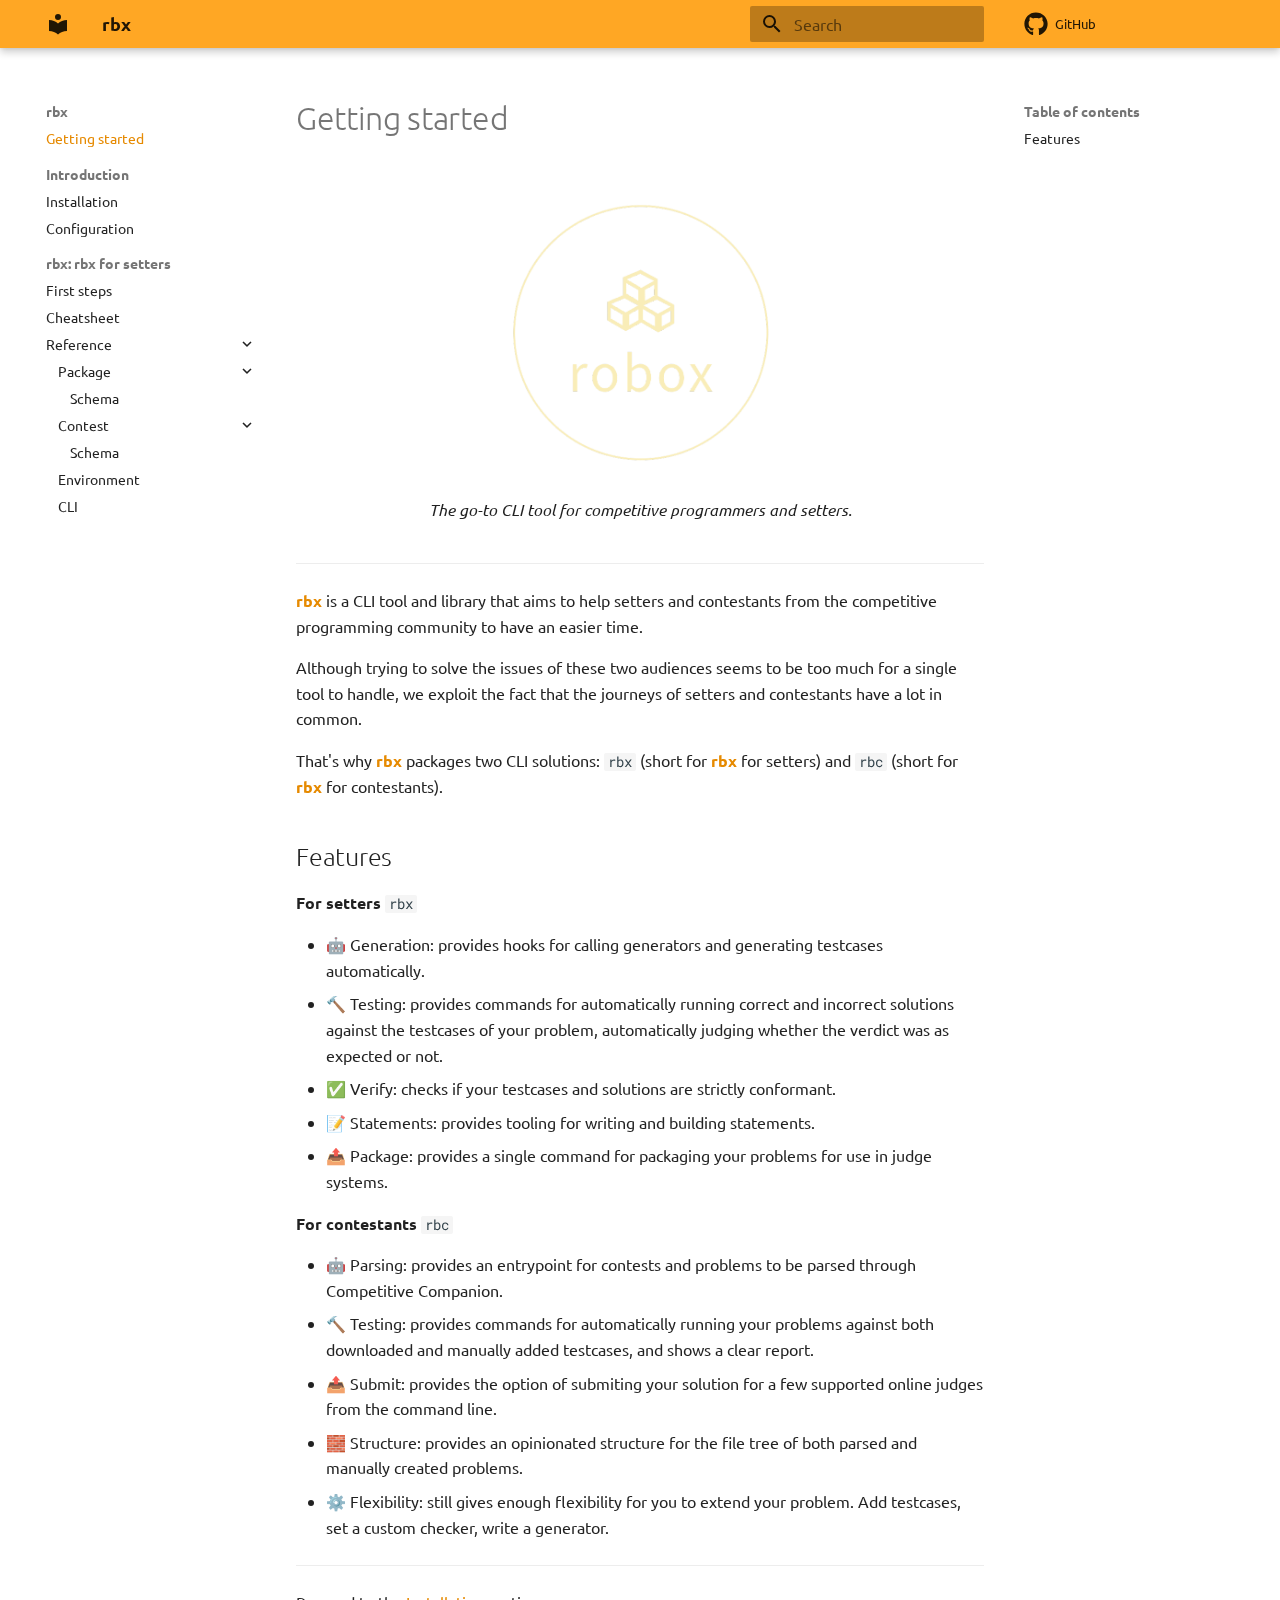
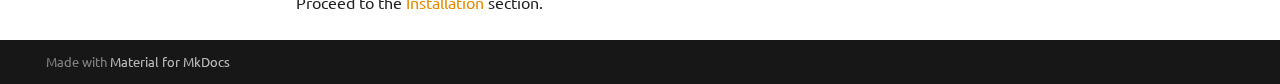
<file: index.html>
<!doctype html>
<html lang="en" class="no-js">
  <head>
    
      <meta charset="utf-8">
      <meta name="viewport" content="width=device-width,initial-scale=1">
      
      
      
      
      
        <link rel="next" href="intro/installation/">
      
      
      <link rel="icon" href="assets/images/favicon.png">
      <meta name="generator" content="mkdocs-1.6.1, mkdocs-material-9.6.1">
    
    
      
        <title>rbx</title>
      
    
    
      <link rel="stylesheet" href="assets/stylesheets/main.a40c8224.min.css">
      
        
        <link rel="stylesheet" href="assets/stylesheets/palette.06af60db.min.css">
      
      


    
    
      
    
    
      
        
        
        <link rel="preconnect" href="https://fonts.gstatic.com" crossorigin>
        <link rel="stylesheet" href="https://fonts.googleapis.com/css?family=Ubuntu:300,300i,400,400i,700,700i%7CRoboto+Mono:400,400i,700,700i&display=fallback">
        <style>:root{--md-text-font:"Ubuntu";--md-code-font:"Roboto Mono"}</style>
      
    
    
      <link rel="stylesheet" href="assets/_mkdocstrings.css">
    
      <link rel="stylesheet" href="extra.css">
    
      <link rel="stylesheet" href="termynal.css">
    
    <script>__md_scope=new URL(".",location),__md_hash=e=>[...e].reduce(((e,_)=>(e<<5)-e+_.charCodeAt(0)),0),__md_get=(e,_=localStorage,t=__md_scope)=>JSON.parse(_.getItem(t.pathname+"."+e)),__md_set=(e,_,t=localStorage,a=__md_scope)=>{try{t.setItem(a.pathname+"."+e,JSON.stringify(_))}catch(e){}}</script>
    
      

    
    
    
  </head>
  
  
    
    
    
    
    
    <body dir="ltr" data-md-color-scheme="default" data-md-color-primary="orange" data-md-color-accent="indigo">
  
    
    <input class="md-toggle" data-md-toggle="drawer" type="checkbox" id="__drawer" autocomplete="off">
    <input class="md-toggle" data-md-toggle="search" type="checkbox" id="__search" autocomplete="off">
    <label class="md-overlay" for="__drawer"></label>
    <div data-md-component="skip">
      
        
        <a href="#getting-started" class="md-skip">
          Skip to content
        </a>
      
    </div>
    <div data-md-component="announce">
      
    </div>
    
    
      

  

<header class="md-header md-header--shadow" data-md-component="header">
  <nav class="md-header__inner md-grid" aria-label="Header">
    <a href="." title="rbx" class="md-header__button md-logo" aria-label="rbx" data-md-component="logo">
      
  
  <svg xmlns="http://www.w3.org/2000/svg" viewBox="0 0 24 24"><path d="M12 8a3 3 0 0 0 3-3 3 3 0 0 0-3-3 3 3 0 0 0-3 3 3 3 0 0 0 3 3m0 3.54C9.64 9.35 6.5 8 3 8v11c3.5 0 6.64 1.35 9 3.54 2.36-2.19 5.5-3.54 9-3.54V8c-3.5 0-6.64 1.35-9 3.54"/></svg>

    </a>
    <label class="md-header__button md-icon" for="__drawer">
      
      <svg xmlns="http://www.w3.org/2000/svg" viewBox="0 0 24 24"><path d="M3 6h18v2H3zm0 5h18v2H3zm0 5h18v2H3z"/></svg>
    </label>
    <div class="md-header__title" data-md-component="header-title">
      <div class="md-header__ellipsis">
        <div class="md-header__topic">
          <span class="md-ellipsis">
            rbx
          </span>
        </div>
        <div class="md-header__topic" data-md-component="header-topic">
          <span class="md-ellipsis">
            
              Getting started
            
          </span>
        </div>
      </div>
    </div>
    
      
    
    
    
    
      <label class="md-header__button md-icon" for="__search">
        
        <svg xmlns="http://www.w3.org/2000/svg" viewBox="0 0 24 24"><path d="M9.5 3A6.5 6.5 0 0 1 16 9.5c0 1.61-.59 3.09-1.56 4.23l.27.27h.79l5 5-1.5 1.5-5-5v-.79l-.27-.27A6.52 6.52 0 0 1 9.5 16 6.5 6.5 0 0 1 3 9.5 6.5 6.5 0 0 1 9.5 3m0 2C7 5 5 7 5 9.5S7 14 9.5 14 14 12 14 9.5 12 5 9.5 5"/></svg>
      </label>
      <div class="md-search" data-md-component="search" role="dialog">
  <label class="md-search__overlay" for="__search"></label>
  <div class="md-search__inner" role="search">
    <form class="md-search__form" name="search">
      <input type="text" class="md-search__input" name="query" aria-label="Search" placeholder="Search" autocapitalize="off" autocorrect="off" autocomplete="off" spellcheck="false" data-md-component="search-query" required>
      <label class="md-search__icon md-icon" for="__search">
        
        <svg xmlns="http://www.w3.org/2000/svg" viewBox="0 0 24 24"><path d="M9.5 3A6.5 6.5 0 0 1 16 9.5c0 1.61-.59 3.09-1.56 4.23l.27.27h.79l5 5-1.5 1.5-5-5v-.79l-.27-.27A6.52 6.52 0 0 1 9.5 16 6.5 6.5 0 0 1 3 9.5 6.5 6.5 0 0 1 9.5 3m0 2C7 5 5 7 5 9.5S7 14 9.5 14 14 12 14 9.5 12 5 9.5 5"/></svg>
        
        <svg xmlns="http://www.w3.org/2000/svg" viewBox="0 0 24 24"><path d="M20 11v2H8l5.5 5.5-1.42 1.42L4.16 12l7.92-7.92L13.5 5.5 8 11z"/></svg>
      </label>
      <nav class="md-search__options" aria-label="Search">
        
        <button type="reset" class="md-search__icon md-icon" title="Clear" aria-label="Clear" tabindex="-1">
          
          <svg xmlns="http://www.w3.org/2000/svg" viewBox="0 0 24 24"><path d="M19 6.41 17.59 5 12 10.59 6.41 5 5 6.41 10.59 12 5 17.59 6.41 19 12 13.41 17.59 19 19 17.59 13.41 12z"/></svg>
        </button>
      </nav>
      
        <div class="md-search__suggest" data-md-component="search-suggest"></div>
      
    </form>
    <div class="md-search__output">
      <div class="md-search__scrollwrap" tabindex="0" data-md-scrollfix>
        <div class="md-search-result" data-md-component="search-result">
          <div class="md-search-result__meta">
            Initializing search
          </div>
          <ol class="md-search-result__list" role="presentation"></ol>
        </div>
      </div>
    </div>
  </div>
</div>
    
    
      <div class="md-header__source">
        <a href="https://github.com/rsalesc/rbx" title="Go to repository" class="md-source" data-md-component="source">
  <div class="md-source__icon md-icon">
    
    <svg xmlns="http://www.w3.org/2000/svg" viewBox="0 0 496 512"><!--! Font Awesome Free 6.7.2 by @fontawesome - https://fontawesome.com License - https://fontawesome.com/license/free (Icons: CC BY 4.0, Fonts: SIL OFL 1.1, Code: MIT License) Copyright 2024 Fonticons, Inc.--><path d="M165.9 397.4c0 2-2.3 3.6-5.2 3.6-3.3.3-5.6-1.3-5.6-3.6 0-2 2.3-3.6 5.2-3.6 3-.3 5.6 1.3 5.6 3.6m-31.1-4.5c-.7 2 1.3 4.3 4.3 4.9 2.6 1 5.6 0 6.2-2s-1.3-4.3-4.3-5.2c-2.6-.7-5.5.3-6.2 2.3m44.2-1.7c-2.9.7-4.9 2.6-4.6 4.9.3 2 2.9 3.3 5.9 2.6 2.9-.7 4.9-2.6 4.6-4.6-.3-1.9-3-3.2-5.9-2.9M244.8 8C106.1 8 0 113.3 0 252c0 110.9 69.8 205.8 169.5 239.2 12.8 2.3 17.3-5.6 17.3-12.1 0-6.2-.3-40.4-.3-61.4 0 0-70 15-84.7-29.8 0 0-11.4-29.1-27.8-36.6 0 0-22.9-15.7 1.6-15.4 0 0 24.9 2 38.6 25.8 21.9 38.6 58.6 27.5 72.9 20.9 2.3-16 8.8-27.1 16-33.7-55.9-6.2-112.3-14.3-112.3-110.5 0-27.5 7.6-41.3 23.6-58.9-2.6-6.5-11.1-33.3 2.6-67.9 20.9-6.5 69 27 69 27 20-5.6 41.5-8.5 62.8-8.5s42.8 2.9 62.8 8.5c0 0 48.1-33.6 69-27 13.7 34.7 5.2 61.4 2.6 67.9 16 17.7 25.8 31.5 25.8 58.9 0 96.5-58.9 104.2-114.8 110.5 9.2 7.9 17 22.9 17 46.4 0 33.7-.3 75.4-.3 83.6 0 6.5 4.6 14.4 17.3 12.1C428.2 457.8 496 362.9 496 252 496 113.3 383.5 8 244.8 8M97.2 352.9c-1.3 1-1 3.3.7 5.2 1.6 1.6 3.9 2.3 5.2 1 1.3-1 1-3.3-.7-5.2-1.6-1.6-3.9-2.3-5.2-1m-10.8-8.1c-.7 1.3.3 2.9 2.3 3.9 1.6 1 3.6.7 4.3-.7.7-1.3-.3-2.9-2.3-3.9-2-.6-3.6-.3-4.3.7m32.4 35.6c-1.6 1.3-1 4.3 1.3 6.2 2.3 2.3 5.2 2.6 6.5 1 1.3-1.3.7-4.3-1.3-6.2-2.2-2.3-5.2-2.6-6.5-1m-11.4-14.7c-1.6 1-1.6 3.6 0 5.9s4.3 3.3 5.6 2.3c1.6-1.3 1.6-3.9 0-6.2-1.4-2.3-4-3.3-5.6-2"/></svg>
  </div>
  <div class="md-source__repository">
    GitHub
  </div>
</a>
      </div>
    
  </nav>
  
</header>
    
    <div class="md-container" data-md-component="container">
      
      
        
          
        
      
      <main class="md-main" data-md-component="main">
        <div class="md-main__inner md-grid">
          
            
              
              <div class="md-sidebar md-sidebar--primary" data-md-component="sidebar" data-md-type="navigation" >
                <div class="md-sidebar__scrollwrap">
                  <div class="md-sidebar__inner">
                    



<nav class="md-nav md-nav--primary" aria-label="Navigation" data-md-level="0">
  <label class="md-nav__title" for="__drawer">
    <a href="." title="rbx" class="md-nav__button md-logo" aria-label="rbx" data-md-component="logo">
      
  
  <svg xmlns="http://www.w3.org/2000/svg" viewBox="0 0 24 24"><path d="M12 8a3 3 0 0 0 3-3 3 3 0 0 0-3-3 3 3 0 0 0-3 3 3 3 0 0 0 3 3m0 3.54C9.64 9.35 6.5 8 3 8v11c3.5 0 6.64 1.35 9 3.54 2.36-2.19 5.5-3.54 9-3.54V8c-3.5 0-6.64 1.35-9 3.54"/></svg>

    </a>
    rbx
  </label>
  
    <div class="md-nav__source">
      <a href="https://github.com/rsalesc/rbx" title="Go to repository" class="md-source" data-md-component="source">
  <div class="md-source__icon md-icon">
    
    <svg xmlns="http://www.w3.org/2000/svg" viewBox="0 0 496 512"><!--! Font Awesome Free 6.7.2 by @fontawesome - https://fontawesome.com License - https://fontawesome.com/license/free (Icons: CC BY 4.0, Fonts: SIL OFL 1.1, Code: MIT License) Copyright 2024 Fonticons, Inc.--><path d="M165.9 397.4c0 2-2.3 3.6-5.2 3.6-3.3.3-5.6-1.3-5.6-3.6 0-2 2.3-3.6 5.2-3.6 3-.3 5.6 1.3 5.6 3.6m-31.1-4.5c-.7 2 1.3 4.3 4.3 4.9 2.6 1 5.6 0 6.2-2s-1.3-4.3-4.3-5.2c-2.6-.7-5.5.3-6.2 2.3m44.2-1.7c-2.9.7-4.9 2.6-4.6 4.9.3 2 2.9 3.3 5.9 2.6 2.9-.7 4.9-2.6 4.6-4.6-.3-1.9-3-3.2-5.9-2.9M244.8 8C106.1 8 0 113.3 0 252c0 110.9 69.8 205.8 169.5 239.2 12.8 2.3 17.3-5.6 17.3-12.1 0-6.2-.3-40.4-.3-61.4 0 0-70 15-84.7-29.8 0 0-11.4-29.1-27.8-36.6 0 0-22.9-15.7 1.6-15.4 0 0 24.9 2 38.6 25.8 21.9 38.6 58.6 27.5 72.9 20.9 2.3-16 8.8-27.1 16-33.7-55.9-6.2-112.3-14.3-112.3-110.5 0-27.5 7.6-41.3 23.6-58.9-2.6-6.5-11.1-33.3 2.6-67.9 20.9-6.5 69 27 69 27 20-5.6 41.5-8.5 62.8-8.5s42.8 2.9 62.8 8.5c0 0 48.1-33.6 69-27 13.7 34.7 5.2 61.4 2.6 67.9 16 17.7 25.8 31.5 25.8 58.9 0 96.5-58.9 104.2-114.8 110.5 9.2 7.9 17 22.9 17 46.4 0 33.7-.3 75.4-.3 83.6 0 6.5 4.6 14.4 17.3 12.1C428.2 457.8 496 362.9 496 252 496 113.3 383.5 8 244.8 8M97.2 352.9c-1.3 1-1 3.3.7 5.2 1.6 1.6 3.9 2.3 5.2 1 1.3-1 1-3.3-.7-5.2-1.6-1.6-3.9-2.3-5.2-1m-10.8-8.1c-.7 1.3.3 2.9 2.3 3.9 1.6 1 3.6.7 4.3-.7.7-1.3-.3-2.9-2.3-3.9-2-.6-3.6-.3-4.3.7m32.4 35.6c-1.6 1.3-1 4.3 1.3 6.2 2.3 2.3 5.2 2.6 6.5 1 1.3-1.3.7-4.3-1.3-6.2-2.2-2.3-5.2-2.6-6.5-1m-11.4-14.7c-1.6 1-1.6 3.6 0 5.9s4.3 3.3 5.6 2.3c1.6-1.3 1.6-3.9 0-6.2-1.4-2.3-4-3.3-5.6-2"/></svg>
  </div>
  <div class="md-source__repository">
    GitHub
  </div>
</a>
    </div>
  
  <ul class="md-nav__list" data-md-scrollfix>
    
      
      
  
  
    
  
  
  
    <li class="md-nav__item md-nav__item--active">
      
      <input class="md-nav__toggle md-toggle" type="checkbox" id="__toc">
      
      
        
      
      
        <label class="md-nav__link md-nav__link--active" for="__toc">
          
  
  <span class="md-ellipsis">
    Getting started
    
  </span>
  

          <span class="md-nav__icon md-icon"></span>
        </label>
      
      <a href="." class="md-nav__link md-nav__link--active">
        
  
  <span class="md-ellipsis">
    Getting started
    
  </span>
  

      </a>
      
        

<nav class="md-nav md-nav--secondary" aria-label="Table of contents">
  
  
  
    
  
  
    <label class="md-nav__title" for="__toc">
      <span class="md-nav__icon md-icon"></span>
      Table of contents
    </label>
    <ul class="md-nav__list" data-md-component="toc" data-md-scrollfix>
      
        <li class="md-nav__item">
  <a href="#features" class="md-nav__link">
    <span class="md-ellipsis">
      Features
    </span>
  </a>
  
</li>
      
    </ul>
  
</nav>
      
    </li>
  

    
      
      
  
  
  
  
    
    
      
        
      
        
      
    
    
      
        
        
      
    
    
    <li class="md-nav__item md-nav__item--section md-nav__item--nested">
      
        
        
          
        
        <input class="md-nav__toggle md-toggle md-toggle--indeterminate" type="checkbox" id="__nav_2" >
        
          
          <label class="md-nav__link" for="__nav_2" id="__nav_2_label" tabindex="">
            
  
  <span class="md-ellipsis">
    Introduction
    
  </span>
  

            <span class="md-nav__icon md-icon"></span>
          </label>
        
        <nav class="md-nav" data-md-level="1" aria-labelledby="__nav_2_label" aria-expanded="false">
          <label class="md-nav__title" for="__nav_2">
            <span class="md-nav__icon md-icon"></span>
            Introduction
          </label>
          <ul class="md-nav__list" data-md-scrollfix>
            
              
                
  
  
  
  
    <li class="md-nav__item">
      <a href="intro/installation/" class="md-nav__link">
        
  
  <span class="md-ellipsis">
    Installation
    
  </span>
  

      </a>
    </li>
  

              
            
              
                
  
  
  
  
    <li class="md-nav__item">
      <a href="intro/configuration/" class="md-nav__link">
        
  
  <span class="md-ellipsis">
    Configuration
    
  </span>
  

      </a>
    </li>
  

              
            
          </ul>
        </nav>
      
    </li>
  

    
      
      
  
  
  
  
    
    
      
        
      
        
      
        
      
    
    
      
        
        
      
    
    
    <li class="md-nav__item md-nav__item--section md-nav__item--nested">
      
        
        
          
        
        <input class="md-nav__toggle md-toggle md-toggle--indeterminate" type="checkbox" id="__nav_3" >
        
          
          <label class="md-nav__link" for="__nav_3" id="__nav_3_label" tabindex="">
            
  
  <span class="md-ellipsis">
    rbx: rbx for setters
    
  </span>
  

            <span class="md-nav__icon md-icon"></span>
          </label>
        
        <nav class="md-nav" data-md-level="1" aria-labelledby="__nav_3_label" aria-expanded="false">
          <label class="md-nav__title" for="__nav_3">
            <span class="md-nav__icon md-icon"></span>
            rbx: rbx for setters
          </label>
          <ul class="md-nav__list" data-md-scrollfix>
            
              
                
  
  
  
  
    <li class="md-nav__item">
      <a href="setters/first-steps/" class="md-nav__link">
        
  
  <span class="md-ellipsis">
    First steps
    
  </span>
  

      </a>
    </li>
  

              
            
              
                
  
  
  
  
    <li class="md-nav__item">
      <a href="setters/cheatsheet/" class="md-nav__link">
        
  
  <span class="md-ellipsis">
    Cheatsheet
    
  </span>
  

      </a>
    </li>
  

              
            
              
                
  
  
  
  
    
    
      
        
      
        
      
        
      
        
      
    
    
      
    
    
    <li class="md-nav__item md-nav__item--nested">
      
        
        
          
        
        <input class="md-nav__toggle md-toggle md-toggle--indeterminate" type="checkbox" id="__nav_3_3" >
        
          
          <label class="md-nav__link" for="__nav_3_3" id="__nav_3_3_label" tabindex="0">
            
  
  <span class="md-ellipsis">
    Reference
    
  </span>
  

            <span class="md-nav__icon md-icon"></span>
          </label>
        
        <nav class="md-nav" data-md-level="2" aria-labelledby="__nav_3_3_label" aria-expanded="false">
          <label class="md-nav__title" for="__nav_3_3">
            <span class="md-nav__icon md-icon"></span>
            Reference
          </label>
          <ul class="md-nav__list" data-md-scrollfix>
            
              
                
  
  
  
  
    
    
      
        
          
        
      
        
      
    
    
      
    
    
    <li class="md-nav__item md-nav__item--nested">
      
        
        
          
        
        <input class="md-nav__toggle md-toggle md-toggle--indeterminate" type="checkbox" id="__nav_3_3_1" >
        
          
          
          <div class="md-nav__link md-nav__container">
            <a href="setters/reference/package/" class="md-nav__link ">
              
  
  <span class="md-ellipsis">
    Package
    
  </span>
  

            </a>
            
              
              <label class="md-nav__link " for="__nav_3_3_1" id="__nav_3_3_1_label" tabindex="0">
                <span class="md-nav__icon md-icon"></span>
              </label>
            
          </div>
        
        <nav class="md-nav" data-md-level="3" aria-labelledby="__nav_3_3_1_label" aria-expanded="false">
          <label class="md-nav__title" for="__nav_3_3_1">
            <span class="md-nav__icon md-icon"></span>
            Package
          </label>
          <ul class="md-nav__list" data-md-scrollfix>
            
              
            
              
                
  
  
  
  
    <li class="md-nav__item">
      <a href="setters/reference/package/schema/" class="md-nav__link">
        
  
  <span class="md-ellipsis">
    Schema
    
  </span>
  

      </a>
    </li>
  

              
            
          </ul>
        </nav>
      
    </li>
  

              
            
              
                
  
  
  
  
    
    
      
        
          
        
      
        
      
    
    
      
    
    
    <li class="md-nav__item md-nav__item--nested">
      
        
        
          
        
        <input class="md-nav__toggle md-toggle md-toggle--indeterminate" type="checkbox" id="__nav_3_3_2" >
        
          
          
          <div class="md-nav__link md-nav__container">
            <a href="setters/reference/contest/" class="md-nav__link ">
              
  
  <span class="md-ellipsis">
    Contest
    
  </span>
  

            </a>
            
              
              <label class="md-nav__link " for="__nav_3_3_2" id="__nav_3_3_2_label" tabindex="0">
                <span class="md-nav__icon md-icon"></span>
              </label>
            
          </div>
        
        <nav class="md-nav" data-md-level="3" aria-labelledby="__nav_3_3_2_label" aria-expanded="false">
          <label class="md-nav__title" for="__nav_3_3_2">
            <span class="md-nav__icon md-icon"></span>
            Contest
          </label>
          <ul class="md-nav__list" data-md-scrollfix>
            
              
            
              
                
  
  
  
  
    <li class="md-nav__item">
      <a href="setters/reference/contest/schema/" class="md-nav__link">
        
  
  <span class="md-ellipsis">
    Schema
    
  </span>
  

      </a>
    </li>
  

              
            
          </ul>
        </nav>
      
    </li>
  

              
            
              
                
  
  
  
  
    <li class="md-nav__item">
      <a href="setters/reference/environment/" class="md-nav__link">
        
  
  <span class="md-ellipsis">
    Environment
    
  </span>
  

      </a>
    </li>
  

              
            
              
                
  
  
  
  
    <li class="md-nav__item">
      <a href="setters/reference/cli/" class="md-nav__link">
        
  
  <span class="md-ellipsis">
    CLI
    
  </span>
  

      </a>
    </li>
  

              
            
          </ul>
        </nav>
      
    </li>
  

              
            
          </ul>
        </nav>
      
    </li>
  

    
  </ul>
</nav>
                  </div>
                </div>
              </div>
            
            
              
              <div class="md-sidebar md-sidebar--secondary" data-md-component="sidebar" data-md-type="toc" >
                <div class="md-sidebar__scrollwrap">
                  <div class="md-sidebar__inner">
                    

<nav class="md-nav md-nav--secondary" aria-label="Table of contents">
  
  
  
    
  
  
    <label class="md-nav__title" for="__toc">
      <span class="md-nav__icon md-icon"></span>
      Table of contents
    </label>
    <ul class="md-nav__list" data-md-component="toc" data-md-scrollfix>
      
        <li class="md-nav__item">
  <a href="#features" class="md-nav__link">
    <span class="md-ellipsis">
      Features
    </span>
  </a>
  
</li>
      
    </ul>
  
</nav>
                  </div>
                </div>
              </div>
            
          
          
            <div class="md-content" data-md-component="content">
              <article class="md-content__inner md-typeset">
                
                  


  
  


<h1 id="getting-started">Getting started</h1>
<figure>
  <img alt="Image title" src="rbx_transparent.png" width="300" />
  <figcaption>The go-to CLI tool for competitive programmers and setters.</figcaption>
</figure>
<hr />
<p><a class="rbx" href="">rbx</a> is a CLI tool and library that aims to help setters and contestants from the competitive programming community to have an easier time.</p>
<p>Although trying to solve the issues of these two audiences seems to be too much for a single tool to handle, we exploit the fact that the journeys of setters and contestants have a lot in common.</p>
<p>That's why <a class="rbx" href="">rbx</a> packages two CLI solutions: <code>rbx</code> (short for <a class="rbx" href="">rbx</a> for setters) and <code>rbc</code> (short for <a class="rbx" href="">rbx</a> for contestants).</p>
<h2 id="features">Features</h2>
<p><strong>For setters</strong> <code>rbx</code></p>
<ul>
<li>🤖 Generation: provides hooks for calling generators and generating testcases automatically.</li>
<li>🔨 Testing: provides commands for automatically running correct and incorrect solutions against the testcases of your problem, automatically judging whether the verdict was as expected or not.</li>
<li>✅ Verify: checks if your testcases and solutions are strictly conformant.</li>
<li>📝 Statements: provides tooling for writing and building statements.</li>
<li>📤 Package: provides a single command for packaging your problems for use in judge systems.</li>
</ul>
<p><strong>For contestants</strong> <code>rbc</code></p>
<ul>
<li>🤖 Parsing: provides an entrypoint for contests and problems to be parsed through Competitive Companion.</li>
<li>🔨 Testing: provides commands for automatically running your problems against both downloaded and manually added testcases, and shows a clear report.</li>
<li>📤 Submit: provides the option of submiting your solution for a few supported online judges from the command line.</li>
<li>🧱 Structure: provides an opinionated structure for the file tree of both parsed and manually created problems.</li>
<li>⚙️ Flexibility: still gives enough flexibility for you to extend your problem. Add testcases, set a custom checker, write a generator.</li>
</ul>
<hr />
<p>Proceed to the <a href="intro/installation/">Installation</a> section.</p>












                
              </article>
            </div>
          
          
<script>var target=document.getElementById(location.hash.slice(1));target&&target.name&&(target.checked=target.name.startsWith("__tabbed_"))</script>
        </div>
        
      </main>
      
        <footer class="md-footer">
  
  <div class="md-footer-meta md-typeset">
    <div class="md-footer-meta__inner md-grid">
      <div class="md-copyright">
  
  
    Made with
    <a href="https://squidfunk.github.io/mkdocs-material/" target="_blank" rel="noopener">
      Material for MkDocs
    </a>
  
</div>
      
    </div>
  </div>
</footer>
      
    </div>
    <div class="md-dialog" data-md-component="dialog">
      <div class="md-dialog__inner md-typeset"></div>
    </div>
    
    
    <script id="__config" type="application/json">{"base": ".", "features": ["content.code.copy", "content.code.annotate", "navigation.sections", "navigation.indexes", "navigation.path", "navigation.expand", "search.highlight", "search.suggest", "toc.follow"], "search": "assets/javascripts/workers/search.f8cc74c7.min.js", "tags": {"accepted": "\u003cspan style=\"color: green\"\u003eaccepted\u003c/span\u003e", "wrong_answer": "\u003cspan style=\"color: red\"\u003ewrong answer\u003c/span\u003e"}, "translations": {"clipboard.copied": "Copied to clipboard", "clipboard.copy": "Copy to clipboard", "search.result.more.one": "1 more on this page", "search.result.more.other": "# more on this page", "search.result.none": "No matching documents", "search.result.one": "1 matching document", "search.result.other": "# matching documents", "search.result.placeholder": "Type to start searching", "search.result.term.missing": "Missing", "select.version": "Select version"}}</script>
    
    
      <script src="assets/javascripts/bundle.5090c770.min.js"></script>
      
        <script src="termynal.js"></script>
      
    
  </body>
</html>
</file>
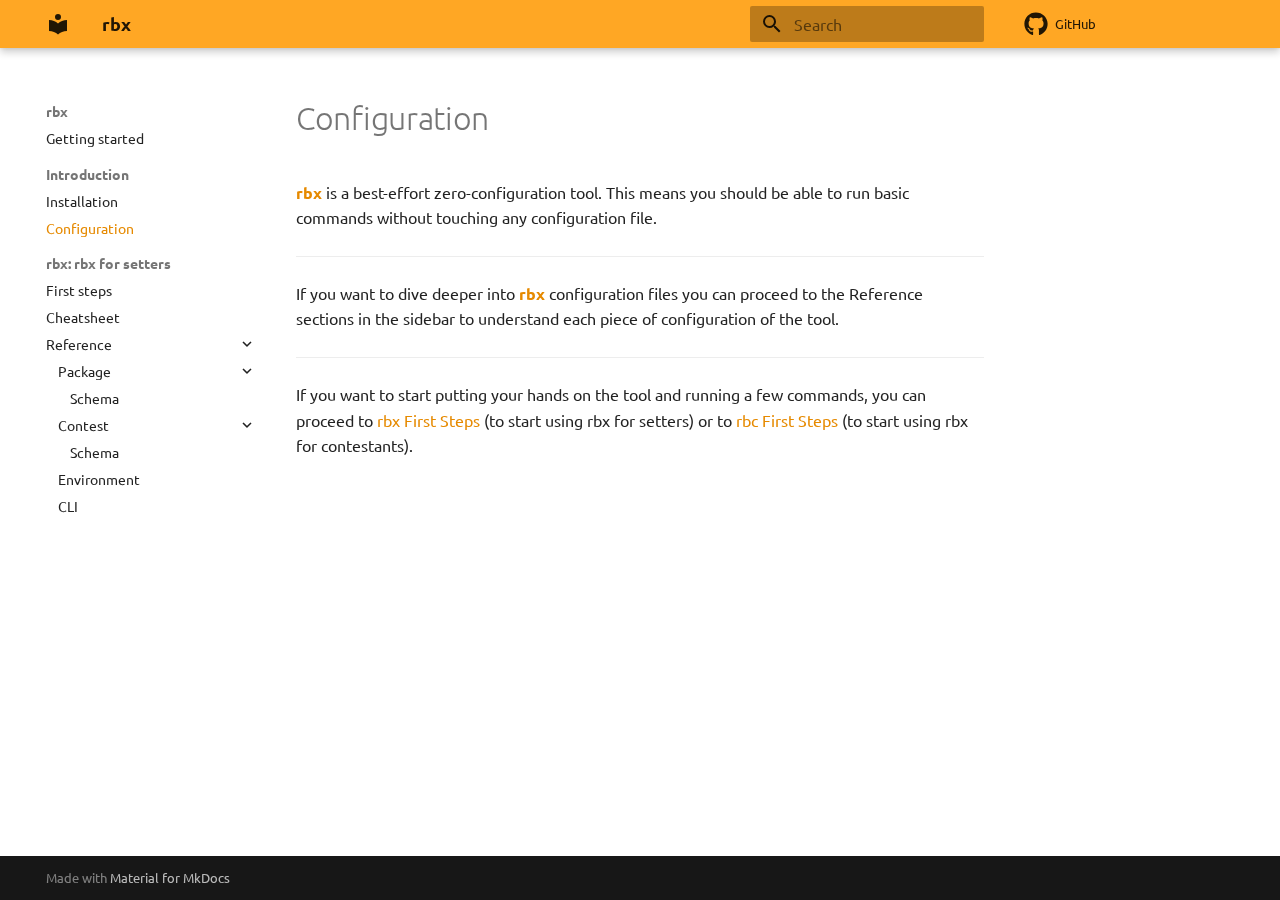
<file: intro/configuration/index.html>
<!doctype html>
<html lang="en" class="no-js">
  <head>
    
      <meta charset="utf-8">
      <meta name="viewport" content="width=device-width,initial-scale=1">
      
      
      
      
        <link rel="prev" href="../installation/">
      
      
        <link rel="next" href="../../setters/first-steps/">
      
      
      <link rel="icon" href="../../assets/images/favicon.png">
      <meta name="generator" content="mkdocs-1.6.1, mkdocs-material-9.6.1">
    
    
      
        <title>Configuration - rbx</title>
      
    
    
      <link rel="stylesheet" href="../../assets/stylesheets/main.a40c8224.min.css">
      
        
        <link rel="stylesheet" href="../../assets/stylesheets/palette.06af60db.min.css">
      
      


    
    
      
    
    
      
        
        
        <link rel="preconnect" href="https://fonts.gstatic.com" crossorigin>
        <link rel="stylesheet" href="https://fonts.googleapis.com/css?family=Ubuntu:300,300i,400,400i,700,700i%7CRoboto+Mono:400,400i,700,700i&display=fallback">
        <style>:root{--md-text-font:"Ubuntu";--md-code-font:"Roboto Mono"}</style>
      
    
    
      <link rel="stylesheet" href="../../assets/_mkdocstrings.css">
    
      <link rel="stylesheet" href="../../extra.css">
    
      <link rel="stylesheet" href="../../termynal.css">
    
    <script>__md_scope=new URL("../..",location),__md_hash=e=>[...e].reduce(((e,_)=>(e<<5)-e+_.charCodeAt(0)),0),__md_get=(e,_=localStorage,t=__md_scope)=>JSON.parse(_.getItem(t.pathname+"."+e)),__md_set=(e,_,t=localStorage,a=__md_scope)=>{try{t.setItem(a.pathname+"."+e,JSON.stringify(_))}catch(e){}}</script>
    
      

    
    
    
  </head>
  
  
    
    
    
    
    
    <body dir="ltr" data-md-color-scheme="default" data-md-color-primary="orange" data-md-color-accent="indigo">
  
    
    <input class="md-toggle" data-md-toggle="drawer" type="checkbox" id="__drawer" autocomplete="off">
    <input class="md-toggle" data-md-toggle="search" type="checkbox" id="__search" autocomplete="off">
    <label class="md-overlay" for="__drawer"></label>
    <div data-md-component="skip">
      
        
        <a href="#configuration" class="md-skip">
          Skip to content
        </a>
      
    </div>
    <div data-md-component="announce">
      
    </div>
    
    
      

  

<header class="md-header md-header--shadow" data-md-component="header">
  <nav class="md-header__inner md-grid" aria-label="Header">
    <a href="../.." title="rbx" class="md-header__button md-logo" aria-label="rbx" data-md-component="logo">
      
  
  <svg xmlns="http://www.w3.org/2000/svg" viewBox="0 0 24 24"><path d="M12 8a3 3 0 0 0 3-3 3 3 0 0 0-3-3 3 3 0 0 0-3 3 3 3 0 0 0 3 3m0 3.54C9.64 9.35 6.5 8 3 8v11c3.5 0 6.64 1.35 9 3.54 2.36-2.19 5.5-3.54 9-3.54V8c-3.5 0-6.64 1.35-9 3.54"/></svg>

    </a>
    <label class="md-header__button md-icon" for="__drawer">
      
      <svg xmlns="http://www.w3.org/2000/svg" viewBox="0 0 24 24"><path d="M3 6h18v2H3zm0 5h18v2H3zm0 5h18v2H3z"/></svg>
    </label>
    <div class="md-header__title" data-md-component="header-title">
      <div class="md-header__ellipsis">
        <div class="md-header__topic">
          <span class="md-ellipsis">
            rbx
          </span>
        </div>
        <div class="md-header__topic" data-md-component="header-topic">
          <span class="md-ellipsis">
            
              Configuration
            
          </span>
        </div>
      </div>
    </div>
    
      
    
    
    
    
      <label class="md-header__button md-icon" for="__search">
        
        <svg xmlns="http://www.w3.org/2000/svg" viewBox="0 0 24 24"><path d="M9.5 3A6.5 6.5 0 0 1 16 9.5c0 1.61-.59 3.09-1.56 4.23l.27.27h.79l5 5-1.5 1.5-5-5v-.79l-.27-.27A6.52 6.52 0 0 1 9.5 16 6.5 6.5 0 0 1 3 9.5 6.5 6.5 0 0 1 9.5 3m0 2C7 5 5 7 5 9.5S7 14 9.5 14 14 12 14 9.5 12 5 9.5 5"/></svg>
      </label>
      <div class="md-search" data-md-component="search" role="dialog">
  <label class="md-search__overlay" for="__search"></label>
  <div class="md-search__inner" role="search">
    <form class="md-search__form" name="search">
      <input type="text" class="md-search__input" name="query" aria-label="Search" placeholder="Search" autocapitalize="off" autocorrect="off" autocomplete="off" spellcheck="false" data-md-component="search-query" required>
      <label class="md-search__icon md-icon" for="__search">
        
        <svg xmlns="http://www.w3.org/2000/svg" viewBox="0 0 24 24"><path d="M9.5 3A6.5 6.5 0 0 1 16 9.5c0 1.61-.59 3.09-1.56 4.23l.27.27h.79l5 5-1.5 1.5-5-5v-.79l-.27-.27A6.52 6.52 0 0 1 9.5 16 6.5 6.5 0 0 1 3 9.5 6.5 6.5 0 0 1 9.5 3m0 2C7 5 5 7 5 9.5S7 14 9.5 14 14 12 14 9.5 12 5 9.5 5"/></svg>
        
        <svg xmlns="http://www.w3.org/2000/svg" viewBox="0 0 24 24"><path d="M20 11v2H8l5.5 5.5-1.42 1.42L4.16 12l7.92-7.92L13.5 5.5 8 11z"/></svg>
      </label>
      <nav class="md-search__options" aria-label="Search">
        
        <button type="reset" class="md-search__icon md-icon" title="Clear" aria-label="Clear" tabindex="-1">
          
          <svg xmlns="http://www.w3.org/2000/svg" viewBox="0 0 24 24"><path d="M19 6.41 17.59 5 12 10.59 6.41 5 5 6.41 10.59 12 5 17.59 6.41 19 12 13.41 17.59 19 19 17.59 13.41 12z"/></svg>
        </button>
      </nav>
      
        <div class="md-search__suggest" data-md-component="search-suggest"></div>
      
    </form>
    <div class="md-search__output">
      <div class="md-search__scrollwrap" tabindex="0" data-md-scrollfix>
        <div class="md-search-result" data-md-component="search-result">
          <div class="md-search-result__meta">
            Initializing search
          </div>
          <ol class="md-search-result__list" role="presentation"></ol>
        </div>
      </div>
    </div>
  </div>
</div>
    
    
      <div class="md-header__source">
        <a href="https://github.com/rsalesc/rbx" title="Go to repository" class="md-source" data-md-component="source">
  <div class="md-source__icon md-icon">
    
    <svg xmlns="http://www.w3.org/2000/svg" viewBox="0 0 496 512"><!--! Font Awesome Free 6.7.2 by @fontawesome - https://fontawesome.com License - https://fontawesome.com/license/free (Icons: CC BY 4.0, Fonts: SIL OFL 1.1, Code: MIT License) Copyright 2024 Fonticons, Inc.--><path d="M165.9 397.4c0 2-2.3 3.6-5.2 3.6-3.3.3-5.6-1.3-5.6-3.6 0-2 2.3-3.6 5.2-3.6 3-.3 5.6 1.3 5.6 3.6m-31.1-4.5c-.7 2 1.3 4.3 4.3 4.9 2.6 1 5.6 0 6.2-2s-1.3-4.3-4.3-5.2c-2.6-.7-5.5.3-6.2 2.3m44.2-1.7c-2.9.7-4.9 2.6-4.6 4.9.3 2 2.9 3.3 5.9 2.6 2.9-.7 4.9-2.6 4.6-4.6-.3-1.9-3-3.2-5.9-2.9M244.8 8C106.1 8 0 113.3 0 252c0 110.9 69.8 205.8 169.5 239.2 12.8 2.3 17.3-5.6 17.3-12.1 0-6.2-.3-40.4-.3-61.4 0 0-70 15-84.7-29.8 0 0-11.4-29.1-27.8-36.6 0 0-22.9-15.7 1.6-15.4 0 0 24.9 2 38.6 25.8 21.9 38.6 58.6 27.5 72.9 20.9 2.3-16 8.8-27.1 16-33.7-55.9-6.2-112.3-14.3-112.3-110.5 0-27.5 7.6-41.3 23.6-58.9-2.6-6.5-11.1-33.3 2.6-67.9 20.9-6.5 69 27 69 27 20-5.6 41.5-8.5 62.8-8.5s42.8 2.9 62.8 8.5c0 0 48.1-33.6 69-27 13.7 34.7 5.2 61.4 2.6 67.9 16 17.7 25.8 31.5 25.8 58.9 0 96.5-58.9 104.2-114.8 110.5 9.2 7.9 17 22.9 17 46.4 0 33.7-.3 75.4-.3 83.6 0 6.5 4.6 14.4 17.3 12.1C428.2 457.8 496 362.9 496 252 496 113.3 383.5 8 244.8 8M97.2 352.9c-1.3 1-1 3.3.7 5.2 1.6 1.6 3.9 2.3 5.2 1 1.3-1 1-3.3-.7-5.2-1.6-1.6-3.9-2.3-5.2-1m-10.8-8.1c-.7 1.3.3 2.9 2.3 3.9 1.6 1 3.6.7 4.3-.7.7-1.3-.3-2.9-2.3-3.9-2-.6-3.6-.3-4.3.7m32.4 35.6c-1.6 1.3-1 4.3 1.3 6.2 2.3 2.3 5.2 2.6 6.5 1 1.3-1.3.7-4.3-1.3-6.2-2.2-2.3-5.2-2.6-6.5-1m-11.4-14.7c-1.6 1-1.6 3.6 0 5.9s4.3 3.3 5.6 2.3c1.6-1.3 1.6-3.9 0-6.2-1.4-2.3-4-3.3-5.6-2"/></svg>
  </div>
  <div class="md-source__repository">
    GitHub
  </div>
</a>
      </div>
    
  </nav>
  
</header>
    
    <div class="md-container" data-md-component="container">
      
      
        
          
        
      
      <main class="md-main" data-md-component="main">
        <div class="md-main__inner md-grid">
          
            
              
              <div class="md-sidebar md-sidebar--primary" data-md-component="sidebar" data-md-type="navigation" >
                <div class="md-sidebar__scrollwrap">
                  <div class="md-sidebar__inner">
                    



<nav class="md-nav md-nav--primary" aria-label="Navigation" data-md-level="0">
  <label class="md-nav__title" for="__drawer">
    <a href="../.." title="rbx" class="md-nav__button md-logo" aria-label="rbx" data-md-component="logo">
      
  
  <svg xmlns="http://www.w3.org/2000/svg" viewBox="0 0 24 24"><path d="M12 8a3 3 0 0 0 3-3 3 3 0 0 0-3-3 3 3 0 0 0-3 3 3 3 0 0 0 3 3m0 3.54C9.64 9.35 6.5 8 3 8v11c3.5 0 6.64 1.35 9 3.54 2.36-2.19 5.5-3.54 9-3.54V8c-3.5 0-6.64 1.35-9 3.54"/></svg>

    </a>
    rbx
  </label>
  
    <div class="md-nav__source">
      <a href="https://github.com/rsalesc/rbx" title="Go to repository" class="md-source" data-md-component="source">
  <div class="md-source__icon md-icon">
    
    <svg xmlns="http://www.w3.org/2000/svg" viewBox="0 0 496 512"><!--! Font Awesome Free 6.7.2 by @fontawesome - https://fontawesome.com License - https://fontawesome.com/license/free (Icons: CC BY 4.0, Fonts: SIL OFL 1.1, Code: MIT License) Copyright 2024 Fonticons, Inc.--><path d="M165.9 397.4c0 2-2.3 3.6-5.2 3.6-3.3.3-5.6-1.3-5.6-3.6 0-2 2.3-3.6 5.2-3.6 3-.3 5.6 1.3 5.6 3.6m-31.1-4.5c-.7 2 1.3 4.3 4.3 4.9 2.6 1 5.6 0 6.2-2s-1.3-4.3-4.3-5.2c-2.6-.7-5.5.3-6.2 2.3m44.2-1.7c-2.9.7-4.9 2.6-4.6 4.9.3 2 2.9 3.3 5.9 2.6 2.9-.7 4.9-2.6 4.6-4.6-.3-1.9-3-3.2-5.9-2.9M244.8 8C106.1 8 0 113.3 0 252c0 110.9 69.8 205.8 169.5 239.2 12.8 2.3 17.3-5.6 17.3-12.1 0-6.2-.3-40.4-.3-61.4 0 0-70 15-84.7-29.8 0 0-11.4-29.1-27.8-36.6 0 0-22.9-15.7 1.6-15.4 0 0 24.9 2 38.6 25.8 21.9 38.6 58.6 27.5 72.9 20.9 2.3-16 8.8-27.1 16-33.7-55.9-6.2-112.3-14.3-112.3-110.5 0-27.5 7.6-41.3 23.6-58.9-2.6-6.5-11.1-33.3 2.6-67.9 20.9-6.5 69 27 69 27 20-5.6 41.5-8.5 62.8-8.5s42.8 2.9 62.8 8.5c0 0 48.1-33.6 69-27 13.7 34.7 5.2 61.4 2.6 67.9 16 17.7 25.8 31.5 25.8 58.9 0 96.5-58.9 104.2-114.8 110.5 9.2 7.9 17 22.9 17 46.4 0 33.7-.3 75.4-.3 83.6 0 6.5 4.6 14.4 17.3 12.1C428.2 457.8 496 362.9 496 252 496 113.3 383.5 8 244.8 8M97.2 352.9c-1.3 1-1 3.3.7 5.2 1.6 1.6 3.9 2.3 5.2 1 1.3-1 1-3.3-.7-5.2-1.6-1.6-3.9-2.3-5.2-1m-10.8-8.1c-.7 1.3.3 2.9 2.3 3.9 1.6 1 3.6.7 4.3-.7.7-1.3-.3-2.9-2.3-3.9-2-.6-3.6-.3-4.3.7m32.4 35.6c-1.6 1.3-1 4.3 1.3 6.2 2.3 2.3 5.2 2.6 6.5 1 1.3-1.3.7-4.3-1.3-6.2-2.2-2.3-5.2-2.6-6.5-1m-11.4-14.7c-1.6 1-1.6 3.6 0 5.9s4.3 3.3 5.6 2.3c1.6-1.3 1.6-3.9 0-6.2-1.4-2.3-4-3.3-5.6-2"/></svg>
  </div>
  <div class="md-source__repository">
    GitHub
  </div>
</a>
    </div>
  
  <ul class="md-nav__list" data-md-scrollfix>
    
      
      
  
  
  
  
    <li class="md-nav__item">
      <a href="../.." class="md-nav__link">
        
  
  <span class="md-ellipsis">
    Getting started
    
  </span>
  

      </a>
    </li>
  

    
      
      
  
  
    
  
  
  
    
    
      
        
      
        
      
    
    
      
        
        
      
    
    
    <li class="md-nav__item md-nav__item--active md-nav__item--section md-nav__item--nested">
      
        
        
        <input class="md-nav__toggle md-toggle " type="checkbox" id="__nav_2" checked>
        
          
          <label class="md-nav__link" for="__nav_2" id="__nav_2_label" tabindex="">
            
  
  <span class="md-ellipsis">
    Introduction
    
  </span>
  

            <span class="md-nav__icon md-icon"></span>
          </label>
        
        <nav class="md-nav" data-md-level="1" aria-labelledby="__nav_2_label" aria-expanded="true">
          <label class="md-nav__title" for="__nav_2">
            <span class="md-nav__icon md-icon"></span>
            Introduction
          </label>
          <ul class="md-nav__list" data-md-scrollfix>
            
              
                
  
  
  
  
    <li class="md-nav__item">
      <a href="../installation/" class="md-nav__link">
        
  
  <span class="md-ellipsis">
    Installation
    
  </span>
  

      </a>
    </li>
  

              
            
              
                
  
  
    
  
  
  
    <li class="md-nav__item md-nav__item--active">
      
      <input class="md-nav__toggle md-toggle" type="checkbox" id="__toc">
      
      
        
      
      
      <a href="./" class="md-nav__link md-nav__link--active">
        
  
  <span class="md-ellipsis">
    Configuration
    
  </span>
  

      </a>
      
    </li>
  

              
            
          </ul>
        </nav>
      
    </li>
  

    
      
      
  
  
  
  
    
    
      
        
      
        
      
        
      
    
    
      
        
        
      
    
    
    <li class="md-nav__item md-nav__item--section md-nav__item--nested">
      
        
        
          
        
        <input class="md-nav__toggle md-toggle md-toggle--indeterminate" type="checkbox" id="__nav_3" >
        
          
          <label class="md-nav__link" for="__nav_3" id="__nav_3_label" tabindex="">
            
  
  <span class="md-ellipsis">
    rbx: rbx for setters
    
  </span>
  

            <span class="md-nav__icon md-icon"></span>
          </label>
        
        <nav class="md-nav" data-md-level="1" aria-labelledby="__nav_3_label" aria-expanded="false">
          <label class="md-nav__title" for="__nav_3">
            <span class="md-nav__icon md-icon"></span>
            rbx: rbx for setters
          </label>
          <ul class="md-nav__list" data-md-scrollfix>
            
              
                
  
  
  
  
    <li class="md-nav__item">
      <a href="../../setters/first-steps/" class="md-nav__link">
        
  
  <span class="md-ellipsis">
    First steps
    
  </span>
  

      </a>
    </li>
  

              
            
              
                
  
  
  
  
    <li class="md-nav__item">
      <a href="../../setters/cheatsheet/" class="md-nav__link">
        
  
  <span class="md-ellipsis">
    Cheatsheet
    
  </span>
  

      </a>
    </li>
  

              
            
              
                
  
  
  
  
    
    
      
        
      
        
      
        
      
        
      
    
    
      
    
    
    <li class="md-nav__item md-nav__item--nested">
      
        
        
          
        
        <input class="md-nav__toggle md-toggle md-toggle--indeterminate" type="checkbox" id="__nav_3_3" >
        
          
          <label class="md-nav__link" for="__nav_3_3" id="__nav_3_3_label" tabindex="0">
            
  
  <span class="md-ellipsis">
    Reference
    
  </span>
  

            <span class="md-nav__icon md-icon"></span>
          </label>
        
        <nav class="md-nav" data-md-level="2" aria-labelledby="__nav_3_3_label" aria-expanded="false">
          <label class="md-nav__title" for="__nav_3_3">
            <span class="md-nav__icon md-icon"></span>
            Reference
          </label>
          <ul class="md-nav__list" data-md-scrollfix>
            
              
                
  
  
  
  
    
    
      
        
          
        
      
        
      
    
    
      
    
    
    <li class="md-nav__item md-nav__item--nested">
      
        
        
          
        
        <input class="md-nav__toggle md-toggle md-toggle--indeterminate" type="checkbox" id="__nav_3_3_1" >
        
          
          
          <div class="md-nav__link md-nav__container">
            <a href="../../setters/reference/package/" class="md-nav__link ">
              
  
  <span class="md-ellipsis">
    Package
    
  </span>
  

            </a>
            
              
              <label class="md-nav__link " for="__nav_3_3_1" id="__nav_3_3_1_label" tabindex="0">
                <span class="md-nav__icon md-icon"></span>
              </label>
            
          </div>
        
        <nav class="md-nav" data-md-level="3" aria-labelledby="__nav_3_3_1_label" aria-expanded="false">
          <label class="md-nav__title" for="__nav_3_3_1">
            <span class="md-nav__icon md-icon"></span>
            Package
          </label>
          <ul class="md-nav__list" data-md-scrollfix>
            
              
            
              
                
  
  
  
  
    <li class="md-nav__item">
      <a href="../../setters/reference/package/schema/" class="md-nav__link">
        
  
  <span class="md-ellipsis">
    Schema
    
  </span>
  

      </a>
    </li>
  

              
            
          </ul>
        </nav>
      
    </li>
  

              
            
              
                
  
  
  
  
    
    
      
        
          
        
      
        
      
    
    
      
    
    
    <li class="md-nav__item md-nav__item--nested">
      
        
        
          
        
        <input class="md-nav__toggle md-toggle md-toggle--indeterminate" type="checkbox" id="__nav_3_3_2" >
        
          
          
          <div class="md-nav__link md-nav__container">
            <a href="../../setters/reference/contest/" class="md-nav__link ">
              
  
  <span class="md-ellipsis">
    Contest
    
  </span>
  

            </a>
            
              
              <label class="md-nav__link " for="__nav_3_3_2" id="__nav_3_3_2_label" tabindex="0">
                <span class="md-nav__icon md-icon"></span>
              </label>
            
          </div>
        
        <nav class="md-nav" data-md-level="3" aria-labelledby="__nav_3_3_2_label" aria-expanded="false">
          <label class="md-nav__title" for="__nav_3_3_2">
            <span class="md-nav__icon md-icon"></span>
            Contest
          </label>
          <ul class="md-nav__list" data-md-scrollfix>
            
              
            
              
                
  
  
  
  
    <li class="md-nav__item">
      <a href="../../setters/reference/contest/schema/" class="md-nav__link">
        
  
  <span class="md-ellipsis">
    Schema
    
  </span>
  

      </a>
    </li>
  

              
            
          </ul>
        </nav>
      
    </li>
  

              
            
              
                
  
  
  
  
    <li class="md-nav__item">
      <a href="../../setters/reference/environment/" class="md-nav__link">
        
  
  <span class="md-ellipsis">
    Environment
    
  </span>
  

      </a>
    </li>
  

              
            
              
                
  
  
  
  
    <li class="md-nav__item">
      <a href="../../setters/reference/cli/" class="md-nav__link">
        
  
  <span class="md-ellipsis">
    CLI
    
  </span>
  

      </a>
    </li>
  

              
            
          </ul>
        </nav>
      
    </li>
  

              
            
          </ul>
        </nav>
      
    </li>
  

    
  </ul>
</nav>
                  </div>
                </div>
              </div>
            
            
              
              <div class="md-sidebar md-sidebar--secondary" data-md-component="sidebar" data-md-type="toc" >
                <div class="md-sidebar__scrollwrap">
                  <div class="md-sidebar__inner">
                    

<nav class="md-nav md-nav--secondary" aria-label="Table of contents">
  
  
  
    
  
  
</nav>
                  </div>
                </div>
              </div>
            
          
          
            <div class="md-content" data-md-component="content">
              <article class="md-content__inner md-typeset">
                
                  


  
  


<h1 id="configuration">Configuration</h1>
<p><a class="rbx" href="">rbx</a> is a best-effort zero-configuration tool. This means you should be able to run basic commands without touching any configuration file.</p>
<hr />
<p>If you want to dive deeper into <a class="rbx" href="">rbx</a> configuration files you can proceed to the Reference sections in the sidebar to understand each piece of configuration of the tool.</p>
<hr />
<p>If you want to start putting your hands on the tool and running a few commands, you can proceed to <a href="../../setters/first-steps/">rbx First Steps</a> (to start using rbx for setters) or to <a href="../../setters/first-steps/">rbc First Steps</a> (to start using rbx for contestants).</p>












                
              </article>
            </div>
          
          
<script>var target=document.getElementById(location.hash.slice(1));target&&target.name&&(target.checked=target.name.startsWith("__tabbed_"))</script>
        </div>
        
      </main>
      
        <footer class="md-footer">
  
  <div class="md-footer-meta md-typeset">
    <div class="md-footer-meta__inner md-grid">
      <div class="md-copyright">
  
  
    Made with
    <a href="https://squidfunk.github.io/mkdocs-material/" target="_blank" rel="noopener">
      Material for MkDocs
    </a>
  
</div>
      
    </div>
  </div>
</footer>
      
    </div>
    <div class="md-dialog" data-md-component="dialog">
      <div class="md-dialog__inner md-typeset"></div>
    </div>
    
    
    <script id="__config" type="application/json">{"base": "../..", "features": ["content.code.copy", "content.code.annotate", "navigation.sections", "navigation.indexes", "navigation.path", "navigation.expand", "search.highlight", "search.suggest", "toc.follow"], "search": "../../assets/javascripts/workers/search.f8cc74c7.min.js", "tags": {"accepted": "\u003cspan style=\"color: green\"\u003eaccepted\u003c/span\u003e", "wrong_answer": "\u003cspan style=\"color: red\"\u003ewrong answer\u003c/span\u003e"}, "translations": {"clipboard.copied": "Copied to clipboard", "clipboard.copy": "Copy to clipboard", "search.result.more.one": "1 more on this page", "search.result.more.other": "# more on this page", "search.result.none": "No matching documents", "search.result.one": "1 matching document", "search.result.other": "# matching documents", "search.result.placeholder": "Type to start searching", "search.result.term.missing": "Missing", "select.version": "Select version"}}</script>
    
    
      <script src="../../assets/javascripts/bundle.5090c770.min.js"></script>
      
        <script src="../../termynal.js"></script>
      
    
  </body>
</html>
</file>
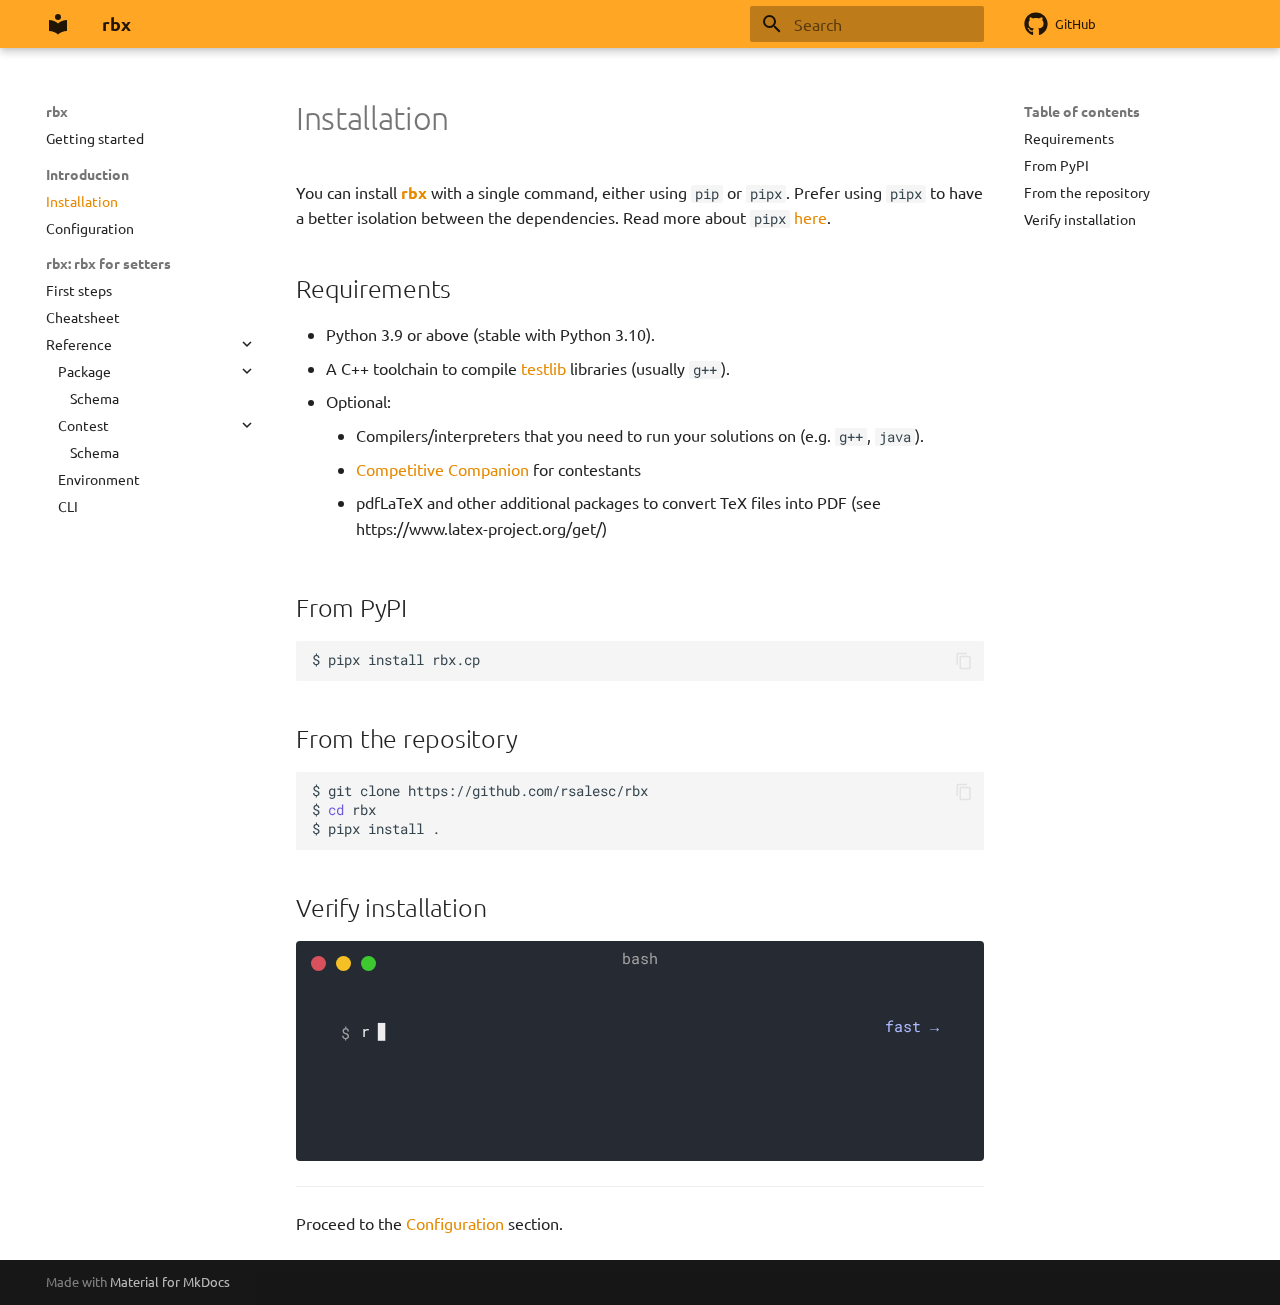
<file: intro/installation/index.html>
<!doctype html>
<html lang="en" class="no-js">
  <head>
    
      <meta charset="utf-8">
      <meta name="viewport" content="width=device-width,initial-scale=1">
      
      
      
      
        <link rel="prev" href="../..">
      
      
        <link rel="next" href="../configuration/">
      
      
      <link rel="icon" href="../../assets/images/favicon.png">
      <meta name="generator" content="mkdocs-1.6.1, mkdocs-material-9.6.1">
    
    
      
        <title>Installation - rbx</title>
      
    
    
      <link rel="stylesheet" href="../../assets/stylesheets/main.a40c8224.min.css">
      
        
        <link rel="stylesheet" href="../../assets/stylesheets/palette.06af60db.min.css">
      
      


    
    
      
    
    
      
        
        
        <link rel="preconnect" href="https://fonts.gstatic.com" crossorigin>
        <link rel="stylesheet" href="https://fonts.googleapis.com/css?family=Ubuntu:300,300i,400,400i,700,700i%7CRoboto+Mono:400,400i,700,700i&display=fallback">
        <style>:root{--md-text-font:"Ubuntu";--md-code-font:"Roboto Mono"}</style>
      
    
    
      <link rel="stylesheet" href="../../assets/_mkdocstrings.css">
    
      <link rel="stylesheet" href="../../extra.css">
    
      <link rel="stylesheet" href="../../termynal.css">
    
    <script>__md_scope=new URL("../..",location),__md_hash=e=>[...e].reduce(((e,_)=>(e<<5)-e+_.charCodeAt(0)),0),__md_get=(e,_=localStorage,t=__md_scope)=>JSON.parse(_.getItem(t.pathname+"."+e)),__md_set=(e,_,t=localStorage,a=__md_scope)=>{try{t.setItem(a.pathname+"."+e,JSON.stringify(_))}catch(e){}}</script>
    
      

    
    
    
  </head>
  
  
    
    
    
    
    
    <body dir="ltr" data-md-color-scheme="default" data-md-color-primary="orange" data-md-color-accent="indigo">
  
    
    <input class="md-toggle" data-md-toggle="drawer" type="checkbox" id="__drawer" autocomplete="off">
    <input class="md-toggle" data-md-toggle="search" type="checkbox" id="__search" autocomplete="off">
    <label class="md-overlay" for="__drawer"></label>
    <div data-md-component="skip">
      
        
        <a href="#installation" class="md-skip">
          Skip to content
        </a>
      
    </div>
    <div data-md-component="announce">
      
    </div>
    
    
      

  

<header class="md-header md-header--shadow" data-md-component="header">
  <nav class="md-header__inner md-grid" aria-label="Header">
    <a href="../.." title="rbx" class="md-header__button md-logo" aria-label="rbx" data-md-component="logo">
      
  
  <svg xmlns="http://www.w3.org/2000/svg" viewBox="0 0 24 24"><path d="M12 8a3 3 0 0 0 3-3 3 3 0 0 0-3-3 3 3 0 0 0-3 3 3 3 0 0 0 3 3m0 3.54C9.64 9.35 6.5 8 3 8v11c3.5 0 6.64 1.35 9 3.54 2.36-2.19 5.5-3.54 9-3.54V8c-3.5 0-6.64 1.35-9 3.54"/></svg>

    </a>
    <label class="md-header__button md-icon" for="__drawer">
      
      <svg xmlns="http://www.w3.org/2000/svg" viewBox="0 0 24 24"><path d="M3 6h18v2H3zm0 5h18v2H3zm0 5h18v2H3z"/></svg>
    </label>
    <div class="md-header__title" data-md-component="header-title">
      <div class="md-header__ellipsis">
        <div class="md-header__topic">
          <span class="md-ellipsis">
            rbx
          </span>
        </div>
        <div class="md-header__topic" data-md-component="header-topic">
          <span class="md-ellipsis">
            
              Installation
            
          </span>
        </div>
      </div>
    </div>
    
      
    
    
    
    
      <label class="md-header__button md-icon" for="__search">
        
        <svg xmlns="http://www.w3.org/2000/svg" viewBox="0 0 24 24"><path d="M9.5 3A6.5 6.5 0 0 1 16 9.5c0 1.61-.59 3.09-1.56 4.23l.27.27h.79l5 5-1.5 1.5-5-5v-.79l-.27-.27A6.52 6.52 0 0 1 9.5 16 6.5 6.5 0 0 1 3 9.5 6.5 6.5 0 0 1 9.5 3m0 2C7 5 5 7 5 9.5S7 14 9.5 14 14 12 14 9.5 12 5 9.5 5"/></svg>
      </label>
      <div class="md-search" data-md-component="search" role="dialog">
  <label class="md-search__overlay" for="__search"></label>
  <div class="md-search__inner" role="search">
    <form class="md-search__form" name="search">
      <input type="text" class="md-search__input" name="query" aria-label="Search" placeholder="Search" autocapitalize="off" autocorrect="off" autocomplete="off" spellcheck="false" data-md-component="search-query" required>
      <label class="md-search__icon md-icon" for="__search">
        
        <svg xmlns="http://www.w3.org/2000/svg" viewBox="0 0 24 24"><path d="M9.5 3A6.5 6.5 0 0 1 16 9.5c0 1.61-.59 3.09-1.56 4.23l.27.27h.79l5 5-1.5 1.5-5-5v-.79l-.27-.27A6.52 6.52 0 0 1 9.5 16 6.5 6.5 0 0 1 3 9.5 6.5 6.5 0 0 1 9.5 3m0 2C7 5 5 7 5 9.5S7 14 9.5 14 14 12 14 9.5 12 5 9.5 5"/></svg>
        
        <svg xmlns="http://www.w3.org/2000/svg" viewBox="0 0 24 24"><path d="M20 11v2H8l5.5 5.5-1.42 1.42L4.16 12l7.92-7.92L13.5 5.5 8 11z"/></svg>
      </label>
      <nav class="md-search__options" aria-label="Search">
        
        <button type="reset" class="md-search__icon md-icon" title="Clear" aria-label="Clear" tabindex="-1">
          
          <svg xmlns="http://www.w3.org/2000/svg" viewBox="0 0 24 24"><path d="M19 6.41 17.59 5 12 10.59 6.41 5 5 6.41 10.59 12 5 17.59 6.41 19 12 13.41 17.59 19 19 17.59 13.41 12z"/></svg>
        </button>
      </nav>
      
        <div class="md-search__suggest" data-md-component="search-suggest"></div>
      
    </form>
    <div class="md-search__output">
      <div class="md-search__scrollwrap" tabindex="0" data-md-scrollfix>
        <div class="md-search-result" data-md-component="search-result">
          <div class="md-search-result__meta">
            Initializing search
          </div>
          <ol class="md-search-result__list" role="presentation"></ol>
        </div>
      </div>
    </div>
  </div>
</div>
    
    
      <div class="md-header__source">
        <a href="https://github.com/rsalesc/rbx" title="Go to repository" class="md-source" data-md-component="source">
  <div class="md-source__icon md-icon">
    
    <svg xmlns="http://www.w3.org/2000/svg" viewBox="0 0 496 512"><!--! Font Awesome Free 6.7.2 by @fontawesome - https://fontawesome.com License - https://fontawesome.com/license/free (Icons: CC BY 4.0, Fonts: SIL OFL 1.1, Code: MIT License) Copyright 2024 Fonticons, Inc.--><path d="M165.9 397.4c0 2-2.3 3.6-5.2 3.6-3.3.3-5.6-1.3-5.6-3.6 0-2 2.3-3.6 5.2-3.6 3-.3 5.6 1.3 5.6 3.6m-31.1-4.5c-.7 2 1.3 4.3 4.3 4.9 2.6 1 5.6 0 6.2-2s-1.3-4.3-4.3-5.2c-2.6-.7-5.5.3-6.2 2.3m44.2-1.7c-2.9.7-4.9 2.6-4.6 4.9.3 2 2.9 3.3 5.9 2.6 2.9-.7 4.9-2.6 4.6-4.6-.3-1.9-3-3.2-5.9-2.9M244.8 8C106.1 8 0 113.3 0 252c0 110.9 69.8 205.8 169.5 239.2 12.8 2.3 17.3-5.6 17.3-12.1 0-6.2-.3-40.4-.3-61.4 0 0-70 15-84.7-29.8 0 0-11.4-29.1-27.8-36.6 0 0-22.9-15.7 1.6-15.4 0 0 24.9 2 38.6 25.8 21.9 38.6 58.6 27.5 72.9 20.9 2.3-16 8.8-27.1 16-33.7-55.9-6.2-112.3-14.3-112.3-110.5 0-27.5 7.6-41.3 23.6-58.9-2.6-6.5-11.1-33.3 2.6-67.9 20.9-6.5 69 27 69 27 20-5.6 41.5-8.5 62.8-8.5s42.8 2.9 62.8 8.5c0 0 48.1-33.6 69-27 13.7 34.7 5.2 61.4 2.6 67.9 16 17.7 25.8 31.5 25.8 58.9 0 96.5-58.9 104.2-114.8 110.5 9.2 7.9 17 22.9 17 46.4 0 33.7-.3 75.4-.3 83.6 0 6.5 4.6 14.4 17.3 12.1C428.2 457.8 496 362.9 496 252 496 113.3 383.5 8 244.8 8M97.2 352.9c-1.3 1-1 3.3.7 5.2 1.6 1.6 3.9 2.3 5.2 1 1.3-1 1-3.3-.7-5.2-1.6-1.6-3.9-2.3-5.2-1m-10.8-8.1c-.7 1.3.3 2.9 2.3 3.9 1.6 1 3.6.7 4.3-.7.7-1.3-.3-2.9-2.3-3.9-2-.6-3.6-.3-4.3.7m32.4 35.6c-1.6 1.3-1 4.3 1.3 6.2 2.3 2.3 5.2 2.6 6.5 1 1.3-1.3.7-4.3-1.3-6.2-2.2-2.3-5.2-2.6-6.5-1m-11.4-14.7c-1.6 1-1.6 3.6 0 5.9s4.3 3.3 5.6 2.3c1.6-1.3 1.6-3.9 0-6.2-1.4-2.3-4-3.3-5.6-2"/></svg>
  </div>
  <div class="md-source__repository">
    GitHub
  </div>
</a>
      </div>
    
  </nav>
  
</header>
    
    <div class="md-container" data-md-component="container">
      
      
        
          
        
      
      <main class="md-main" data-md-component="main">
        <div class="md-main__inner md-grid">
          
            
              
              <div class="md-sidebar md-sidebar--primary" data-md-component="sidebar" data-md-type="navigation" >
                <div class="md-sidebar__scrollwrap">
                  <div class="md-sidebar__inner">
                    



<nav class="md-nav md-nav--primary" aria-label="Navigation" data-md-level="0">
  <label class="md-nav__title" for="__drawer">
    <a href="../.." title="rbx" class="md-nav__button md-logo" aria-label="rbx" data-md-component="logo">
      
  
  <svg xmlns="http://www.w3.org/2000/svg" viewBox="0 0 24 24"><path d="M12 8a3 3 0 0 0 3-3 3 3 0 0 0-3-3 3 3 0 0 0-3 3 3 3 0 0 0 3 3m0 3.54C9.64 9.35 6.5 8 3 8v11c3.5 0 6.64 1.35 9 3.54 2.36-2.19 5.5-3.54 9-3.54V8c-3.5 0-6.64 1.35-9 3.54"/></svg>

    </a>
    rbx
  </label>
  
    <div class="md-nav__source">
      <a href="https://github.com/rsalesc/rbx" title="Go to repository" class="md-source" data-md-component="source">
  <div class="md-source__icon md-icon">
    
    <svg xmlns="http://www.w3.org/2000/svg" viewBox="0 0 496 512"><!--! Font Awesome Free 6.7.2 by @fontawesome - https://fontawesome.com License - https://fontawesome.com/license/free (Icons: CC BY 4.0, Fonts: SIL OFL 1.1, Code: MIT License) Copyright 2024 Fonticons, Inc.--><path d="M165.9 397.4c0 2-2.3 3.6-5.2 3.6-3.3.3-5.6-1.3-5.6-3.6 0-2 2.3-3.6 5.2-3.6 3-.3 5.6 1.3 5.6 3.6m-31.1-4.5c-.7 2 1.3 4.3 4.3 4.9 2.6 1 5.6 0 6.2-2s-1.3-4.3-4.3-5.2c-2.6-.7-5.5.3-6.2 2.3m44.2-1.7c-2.9.7-4.9 2.6-4.6 4.9.3 2 2.9 3.3 5.9 2.6 2.9-.7 4.9-2.6 4.6-4.6-.3-1.9-3-3.2-5.9-2.9M244.8 8C106.1 8 0 113.3 0 252c0 110.9 69.8 205.8 169.5 239.2 12.8 2.3 17.3-5.6 17.3-12.1 0-6.2-.3-40.4-.3-61.4 0 0-70 15-84.7-29.8 0 0-11.4-29.1-27.8-36.6 0 0-22.9-15.7 1.6-15.4 0 0 24.9 2 38.6 25.8 21.9 38.6 58.6 27.5 72.9 20.9 2.3-16 8.8-27.1 16-33.7-55.9-6.2-112.3-14.3-112.3-110.5 0-27.5 7.6-41.3 23.6-58.9-2.6-6.5-11.1-33.3 2.6-67.9 20.9-6.5 69 27 69 27 20-5.6 41.5-8.5 62.8-8.5s42.8 2.9 62.8 8.5c0 0 48.1-33.6 69-27 13.7 34.7 5.2 61.4 2.6 67.9 16 17.7 25.8 31.5 25.8 58.9 0 96.5-58.9 104.2-114.8 110.5 9.2 7.9 17 22.9 17 46.4 0 33.7-.3 75.4-.3 83.6 0 6.5 4.6 14.4 17.3 12.1C428.2 457.8 496 362.9 496 252 496 113.3 383.5 8 244.8 8M97.2 352.9c-1.3 1-1 3.3.7 5.2 1.6 1.6 3.9 2.3 5.2 1 1.3-1 1-3.3-.7-5.2-1.6-1.6-3.9-2.3-5.2-1m-10.8-8.1c-.7 1.3.3 2.9 2.3 3.9 1.6 1 3.6.7 4.3-.7.7-1.3-.3-2.9-2.3-3.9-2-.6-3.6-.3-4.3.7m32.4 35.6c-1.6 1.3-1 4.3 1.3 6.2 2.3 2.3 5.2 2.6 6.5 1 1.3-1.3.7-4.3-1.3-6.2-2.2-2.3-5.2-2.6-6.5-1m-11.4-14.7c-1.6 1-1.6 3.6 0 5.9s4.3 3.3 5.6 2.3c1.6-1.3 1.6-3.9 0-6.2-1.4-2.3-4-3.3-5.6-2"/></svg>
  </div>
  <div class="md-source__repository">
    GitHub
  </div>
</a>
    </div>
  
  <ul class="md-nav__list" data-md-scrollfix>
    
      
      
  
  
  
  
    <li class="md-nav__item">
      <a href="../.." class="md-nav__link">
        
  
  <span class="md-ellipsis">
    Getting started
    
  </span>
  

      </a>
    </li>
  

    
      
      
  
  
    
  
  
  
    
    
      
        
      
        
      
    
    
      
        
        
      
    
    
    <li class="md-nav__item md-nav__item--active md-nav__item--section md-nav__item--nested">
      
        
        
        <input class="md-nav__toggle md-toggle " type="checkbox" id="__nav_2" checked>
        
          
          <label class="md-nav__link" for="__nav_2" id="__nav_2_label" tabindex="">
            
  
  <span class="md-ellipsis">
    Introduction
    
  </span>
  

            <span class="md-nav__icon md-icon"></span>
          </label>
        
        <nav class="md-nav" data-md-level="1" aria-labelledby="__nav_2_label" aria-expanded="true">
          <label class="md-nav__title" for="__nav_2">
            <span class="md-nav__icon md-icon"></span>
            Introduction
          </label>
          <ul class="md-nav__list" data-md-scrollfix>
            
              
                
  
  
    
  
  
  
    <li class="md-nav__item md-nav__item--active">
      
      <input class="md-nav__toggle md-toggle" type="checkbox" id="__toc">
      
      
        
      
      
        <label class="md-nav__link md-nav__link--active" for="__toc">
          
  
  <span class="md-ellipsis">
    Installation
    
  </span>
  

          <span class="md-nav__icon md-icon"></span>
        </label>
      
      <a href="./" class="md-nav__link md-nav__link--active">
        
  
  <span class="md-ellipsis">
    Installation
    
  </span>
  

      </a>
      
        

<nav class="md-nav md-nav--secondary" aria-label="Table of contents">
  
  
  
    
  
  
    <label class="md-nav__title" for="__toc">
      <span class="md-nav__icon md-icon"></span>
      Table of contents
    </label>
    <ul class="md-nav__list" data-md-component="toc" data-md-scrollfix>
      
        <li class="md-nav__item">
  <a href="#requirements" class="md-nav__link">
    <span class="md-ellipsis">
      Requirements
    </span>
  </a>
  
</li>
      
        <li class="md-nav__item">
  <a href="#from-pypi" class="md-nav__link">
    <span class="md-ellipsis">
      From PyPI
    </span>
  </a>
  
</li>
      
        <li class="md-nav__item">
  <a href="#from-the-repository" class="md-nav__link">
    <span class="md-ellipsis">
      From the repository
    </span>
  </a>
  
</li>
      
        <li class="md-nav__item">
  <a href="#verify-installation" class="md-nav__link">
    <span class="md-ellipsis">
      Verify installation
    </span>
  </a>
  
</li>
      
    </ul>
  
</nav>
      
    </li>
  

              
            
              
                
  
  
  
  
    <li class="md-nav__item">
      <a href="../configuration/" class="md-nav__link">
        
  
  <span class="md-ellipsis">
    Configuration
    
  </span>
  

      </a>
    </li>
  

              
            
          </ul>
        </nav>
      
    </li>
  

    
      
      
  
  
  
  
    
    
      
        
      
        
      
        
      
    
    
      
        
        
      
    
    
    <li class="md-nav__item md-nav__item--section md-nav__item--nested">
      
        
        
          
        
        <input class="md-nav__toggle md-toggle md-toggle--indeterminate" type="checkbox" id="__nav_3" >
        
          
          <label class="md-nav__link" for="__nav_3" id="__nav_3_label" tabindex="">
            
  
  <span class="md-ellipsis">
    rbx: rbx for setters
    
  </span>
  

            <span class="md-nav__icon md-icon"></span>
          </label>
        
        <nav class="md-nav" data-md-level="1" aria-labelledby="__nav_3_label" aria-expanded="false">
          <label class="md-nav__title" for="__nav_3">
            <span class="md-nav__icon md-icon"></span>
            rbx: rbx for setters
          </label>
          <ul class="md-nav__list" data-md-scrollfix>
            
              
                
  
  
  
  
    <li class="md-nav__item">
      <a href="../../setters/first-steps/" class="md-nav__link">
        
  
  <span class="md-ellipsis">
    First steps
    
  </span>
  

      </a>
    </li>
  

              
            
              
                
  
  
  
  
    <li class="md-nav__item">
      <a href="../../setters/cheatsheet/" class="md-nav__link">
        
  
  <span class="md-ellipsis">
    Cheatsheet
    
  </span>
  

      </a>
    </li>
  

              
            
              
                
  
  
  
  
    
    
      
        
      
        
      
        
      
        
      
    
    
      
    
    
    <li class="md-nav__item md-nav__item--nested">
      
        
        
          
        
        <input class="md-nav__toggle md-toggle md-toggle--indeterminate" type="checkbox" id="__nav_3_3" >
        
          
          <label class="md-nav__link" for="__nav_3_3" id="__nav_3_3_label" tabindex="0">
            
  
  <span class="md-ellipsis">
    Reference
    
  </span>
  

            <span class="md-nav__icon md-icon"></span>
          </label>
        
        <nav class="md-nav" data-md-level="2" aria-labelledby="__nav_3_3_label" aria-expanded="false">
          <label class="md-nav__title" for="__nav_3_3">
            <span class="md-nav__icon md-icon"></span>
            Reference
          </label>
          <ul class="md-nav__list" data-md-scrollfix>
            
              
                
  
  
  
  
    
    
      
        
          
        
      
        
      
    
    
      
    
    
    <li class="md-nav__item md-nav__item--nested">
      
        
        
          
        
        <input class="md-nav__toggle md-toggle md-toggle--indeterminate" type="checkbox" id="__nav_3_3_1" >
        
          
          
          <div class="md-nav__link md-nav__container">
            <a href="../../setters/reference/package/" class="md-nav__link ">
              
  
  <span class="md-ellipsis">
    Package
    
  </span>
  

            </a>
            
              
              <label class="md-nav__link " for="__nav_3_3_1" id="__nav_3_3_1_label" tabindex="0">
                <span class="md-nav__icon md-icon"></span>
              </label>
            
          </div>
        
        <nav class="md-nav" data-md-level="3" aria-labelledby="__nav_3_3_1_label" aria-expanded="false">
          <label class="md-nav__title" for="__nav_3_3_1">
            <span class="md-nav__icon md-icon"></span>
            Package
          </label>
          <ul class="md-nav__list" data-md-scrollfix>
            
              
            
              
                
  
  
  
  
    <li class="md-nav__item">
      <a href="../../setters/reference/package/schema/" class="md-nav__link">
        
  
  <span class="md-ellipsis">
    Schema
    
  </span>
  

      </a>
    </li>
  

              
            
          </ul>
        </nav>
      
    </li>
  

              
            
              
                
  
  
  
  
    
    
      
        
          
        
      
        
      
    
    
      
    
    
    <li class="md-nav__item md-nav__item--nested">
      
        
        
          
        
        <input class="md-nav__toggle md-toggle md-toggle--indeterminate" type="checkbox" id="__nav_3_3_2" >
        
          
          
          <div class="md-nav__link md-nav__container">
            <a href="../../setters/reference/contest/" class="md-nav__link ">
              
  
  <span class="md-ellipsis">
    Contest
    
  </span>
  

            </a>
            
              
              <label class="md-nav__link " for="__nav_3_3_2" id="__nav_3_3_2_label" tabindex="0">
                <span class="md-nav__icon md-icon"></span>
              </label>
            
          </div>
        
        <nav class="md-nav" data-md-level="3" aria-labelledby="__nav_3_3_2_label" aria-expanded="false">
          <label class="md-nav__title" for="__nav_3_3_2">
            <span class="md-nav__icon md-icon"></span>
            Contest
          </label>
          <ul class="md-nav__list" data-md-scrollfix>
            
              
            
              
                
  
  
  
  
    <li class="md-nav__item">
      <a href="../../setters/reference/contest/schema/" class="md-nav__link">
        
  
  <span class="md-ellipsis">
    Schema
    
  </span>
  

      </a>
    </li>
  

              
            
          </ul>
        </nav>
      
    </li>
  

              
            
              
                
  
  
  
  
    <li class="md-nav__item">
      <a href="../../setters/reference/environment/" class="md-nav__link">
        
  
  <span class="md-ellipsis">
    Environment
    
  </span>
  

      </a>
    </li>
  

              
            
              
                
  
  
  
  
    <li class="md-nav__item">
      <a href="../../setters/reference/cli/" class="md-nav__link">
        
  
  <span class="md-ellipsis">
    CLI
    
  </span>
  

      </a>
    </li>
  

              
            
          </ul>
        </nav>
      
    </li>
  

              
            
          </ul>
        </nav>
      
    </li>
  

    
  </ul>
</nav>
                  </div>
                </div>
              </div>
            
            
              
              <div class="md-sidebar md-sidebar--secondary" data-md-component="sidebar" data-md-type="toc" >
                <div class="md-sidebar__scrollwrap">
                  <div class="md-sidebar__inner">
                    

<nav class="md-nav md-nav--secondary" aria-label="Table of contents">
  
  
  
    
  
  
    <label class="md-nav__title" for="__toc">
      <span class="md-nav__icon md-icon"></span>
      Table of contents
    </label>
    <ul class="md-nav__list" data-md-component="toc" data-md-scrollfix>
      
        <li class="md-nav__item">
  <a href="#requirements" class="md-nav__link">
    <span class="md-ellipsis">
      Requirements
    </span>
  </a>
  
</li>
      
        <li class="md-nav__item">
  <a href="#from-pypi" class="md-nav__link">
    <span class="md-ellipsis">
      From PyPI
    </span>
  </a>
  
</li>
      
        <li class="md-nav__item">
  <a href="#from-the-repository" class="md-nav__link">
    <span class="md-ellipsis">
      From the repository
    </span>
  </a>
  
</li>
      
        <li class="md-nav__item">
  <a href="#verify-installation" class="md-nav__link">
    <span class="md-ellipsis">
      Verify installation
    </span>
  </a>
  
</li>
      
    </ul>
  
</nav>
                  </div>
                </div>
              </div>
            
          
          
            <div class="md-content" data-md-component="content">
              <article class="md-content__inner md-typeset">
                
                  


  
  


<h1 id="installation">Installation</h1>
<p>You can install <a class="rbx" href="">rbx</a> with a single command, either using <code>pip</code> or <code>pipx</code>. Prefer using <code>pipx</code> to have a better isolation between the dependencies. Read more about <code>pipx</code> <a href="https://pipx.pypa.io/stable/installation/">here</a>.</p>
<h2 id="requirements">Requirements</h2>
<ul>
<li>Python 3.9 or above (stable with Python 3.10).</li>
<li>A C++ toolchain to compile <a href="https://github.com/MikeMirzayanov/testlib">testlib</a> libraries (usually <code>g++</code>).</li>
<li>Optional:<ul>
<li>Compilers/interpreters that you need to run your solutions on (e.g. <code>g++</code>, <code>java</code>).</li>
<li><a href="https://github.com/jmerle/competitive-companion">Competitive Companion</a> for contestants</li>
<li>pdfLaTeX and other additional packages to convert TeX files into PDF (see https://www.latex-project.org/get/)</li>
</ul>
</li>
</ul>
<h2 id="from-pypi">From PyPI</h2>
<div class="language-bash highlight"><pre><span></span><code><span id="__span-0-1"><a id="__codelineno-0-1" name="__codelineno-0-1" href="#__codelineno-0-1"></a>$<span class="w"> </span>pipx<span class="w"> </span>install<span class="w"> </span>rbx.cp
</span></code></pre></div>
<h2 id="from-the-repository">From the repository</h2>
<div class="language-bash highlight"><pre><span></span><code><span id="__span-1-1"><a id="__codelineno-1-1" name="__codelineno-1-1" href="#__codelineno-1-1"></a>$<span class="w"> </span>git<span class="w"> </span>clone<span class="w"> </span>https://github.com/rsalesc/rbx
</span><span id="__span-1-2"><a id="__codelineno-1-2" name="__codelineno-1-2" href="#__codelineno-1-2"></a>$<span class="w"> </span><span class="nb">cd</span><span class="w"> </span>rbx
</span><span id="__span-1-3"><a id="__codelineno-1-3" name="__codelineno-1-3" href="#__codelineno-1-3"></a>$<span class="w"> </span>pipx<span class="w"> </span>install<span class="w"> </span>.
</span></code></pre></div>
<h2 id="verify-installation">Verify installation</h2>
<div class="termy" data-termynal data-ty-macos data-ty-title="bash"><span data-ty="input" data-ty-prompt="$">rbx --help</span><span class="termynal-comment" data-ty># rbx help string should show up here</span><span data-ty></span></div>

<hr />
<p>Proceed to the <a href="../configuration/">Configuration</a> section.</p>












                
              </article>
            </div>
          
          
<script>var target=document.getElementById(location.hash.slice(1));target&&target.name&&(target.checked=target.name.startsWith("__tabbed_"))</script>
        </div>
        
      </main>
      
        <footer class="md-footer">
  
  <div class="md-footer-meta md-typeset">
    <div class="md-footer-meta__inner md-grid">
      <div class="md-copyright">
  
  
    Made with
    <a href="https://squidfunk.github.io/mkdocs-material/" target="_blank" rel="noopener">
      Material for MkDocs
    </a>
  
</div>
      
    </div>
  </div>
</footer>
      
    </div>
    <div class="md-dialog" data-md-component="dialog">
      <div class="md-dialog__inner md-typeset"></div>
    </div>
    
    
    <script id="__config" type="application/json">{"base": "../..", "features": ["content.code.copy", "content.code.annotate", "navigation.sections", "navigation.indexes", "navigation.path", "navigation.expand", "search.highlight", "search.suggest", "toc.follow"], "search": "../../assets/javascripts/workers/search.f8cc74c7.min.js", "tags": {"accepted": "\u003cspan style=\"color: green\"\u003eaccepted\u003c/span\u003e", "wrong_answer": "\u003cspan style=\"color: red\"\u003ewrong answer\u003c/span\u003e"}, "translations": {"clipboard.copied": "Copied to clipboard", "clipboard.copy": "Copy to clipboard", "search.result.more.one": "1 more on this page", "search.result.more.other": "# more on this page", "search.result.none": "No matching documents", "search.result.one": "1 matching document", "search.result.other": "# matching documents", "search.result.placeholder": "Type to start searching", "search.result.term.missing": "Missing", "select.version": "Select version"}}</script>
    
    
      <script src="../../assets/javascripts/bundle.5090c770.min.js"></script>
      
        <script src="../../termynal.js"></script>
      
    
  </body>
</html>
</file>
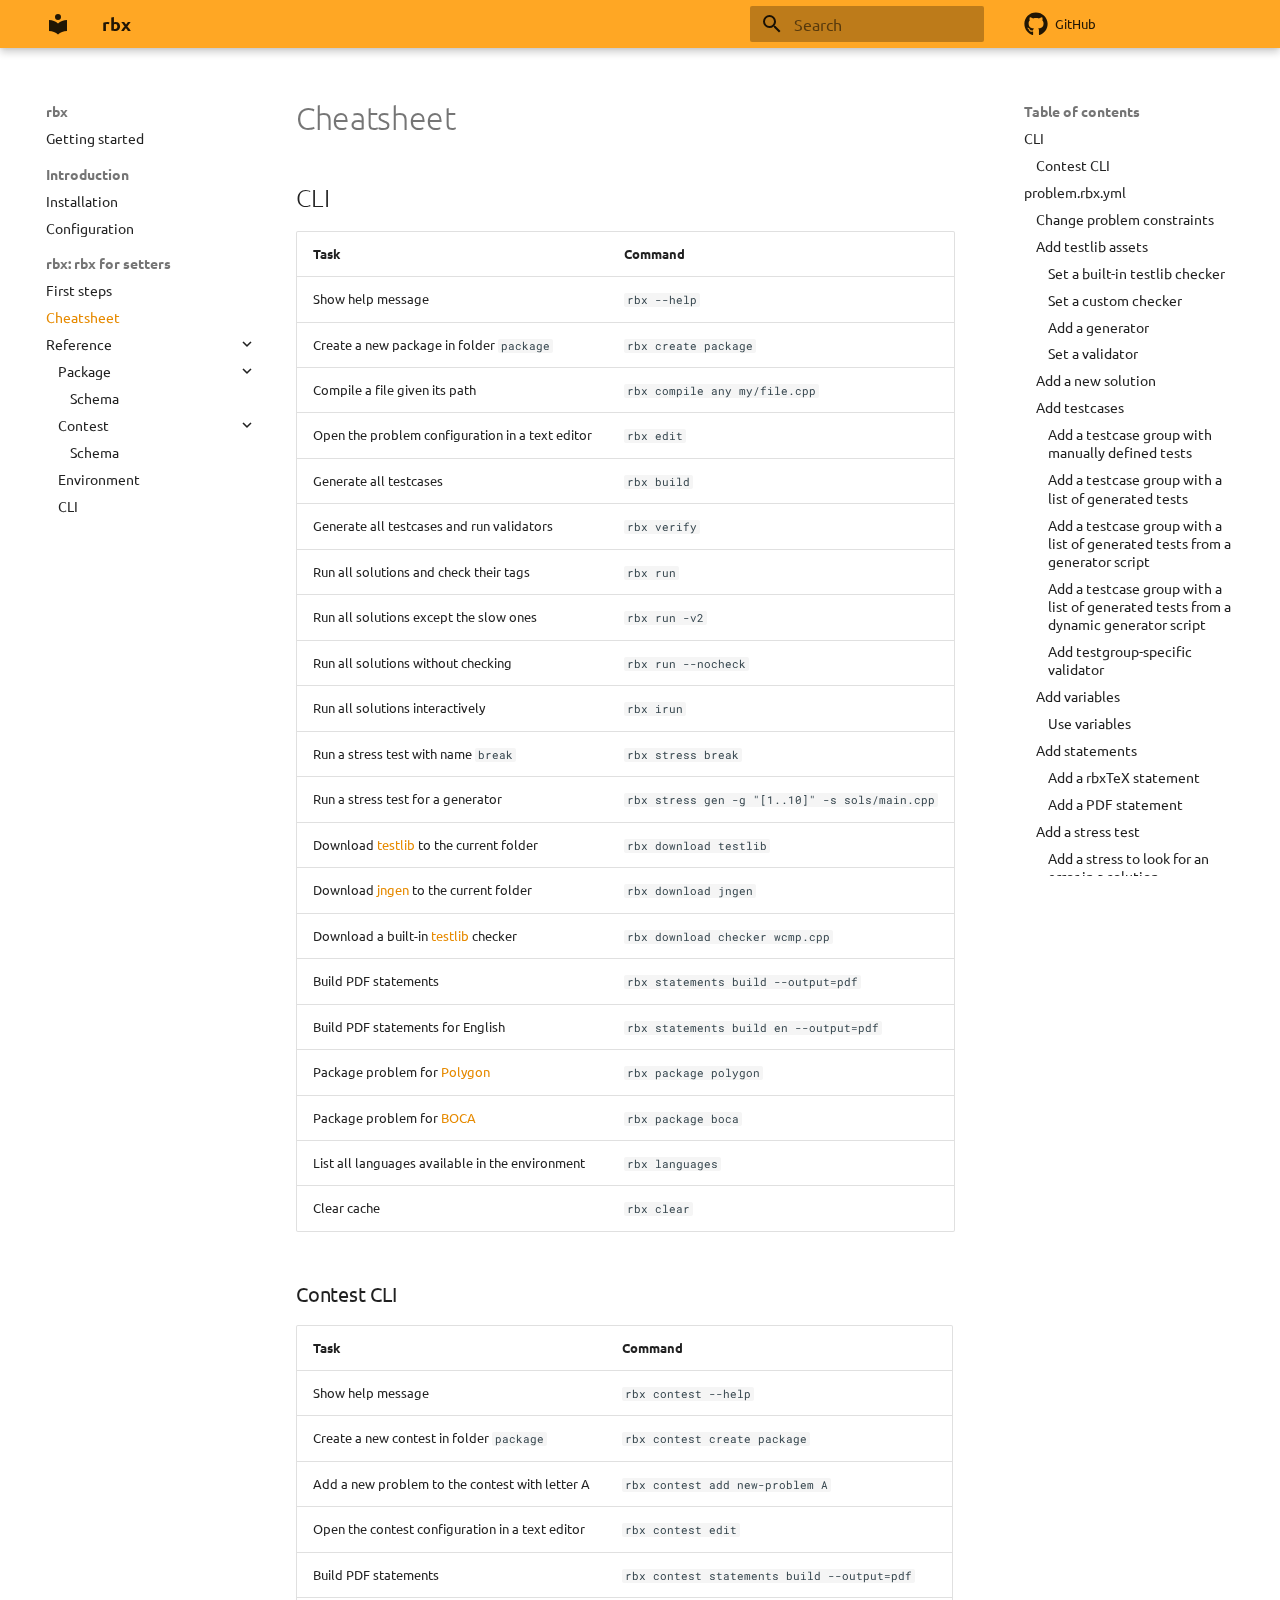
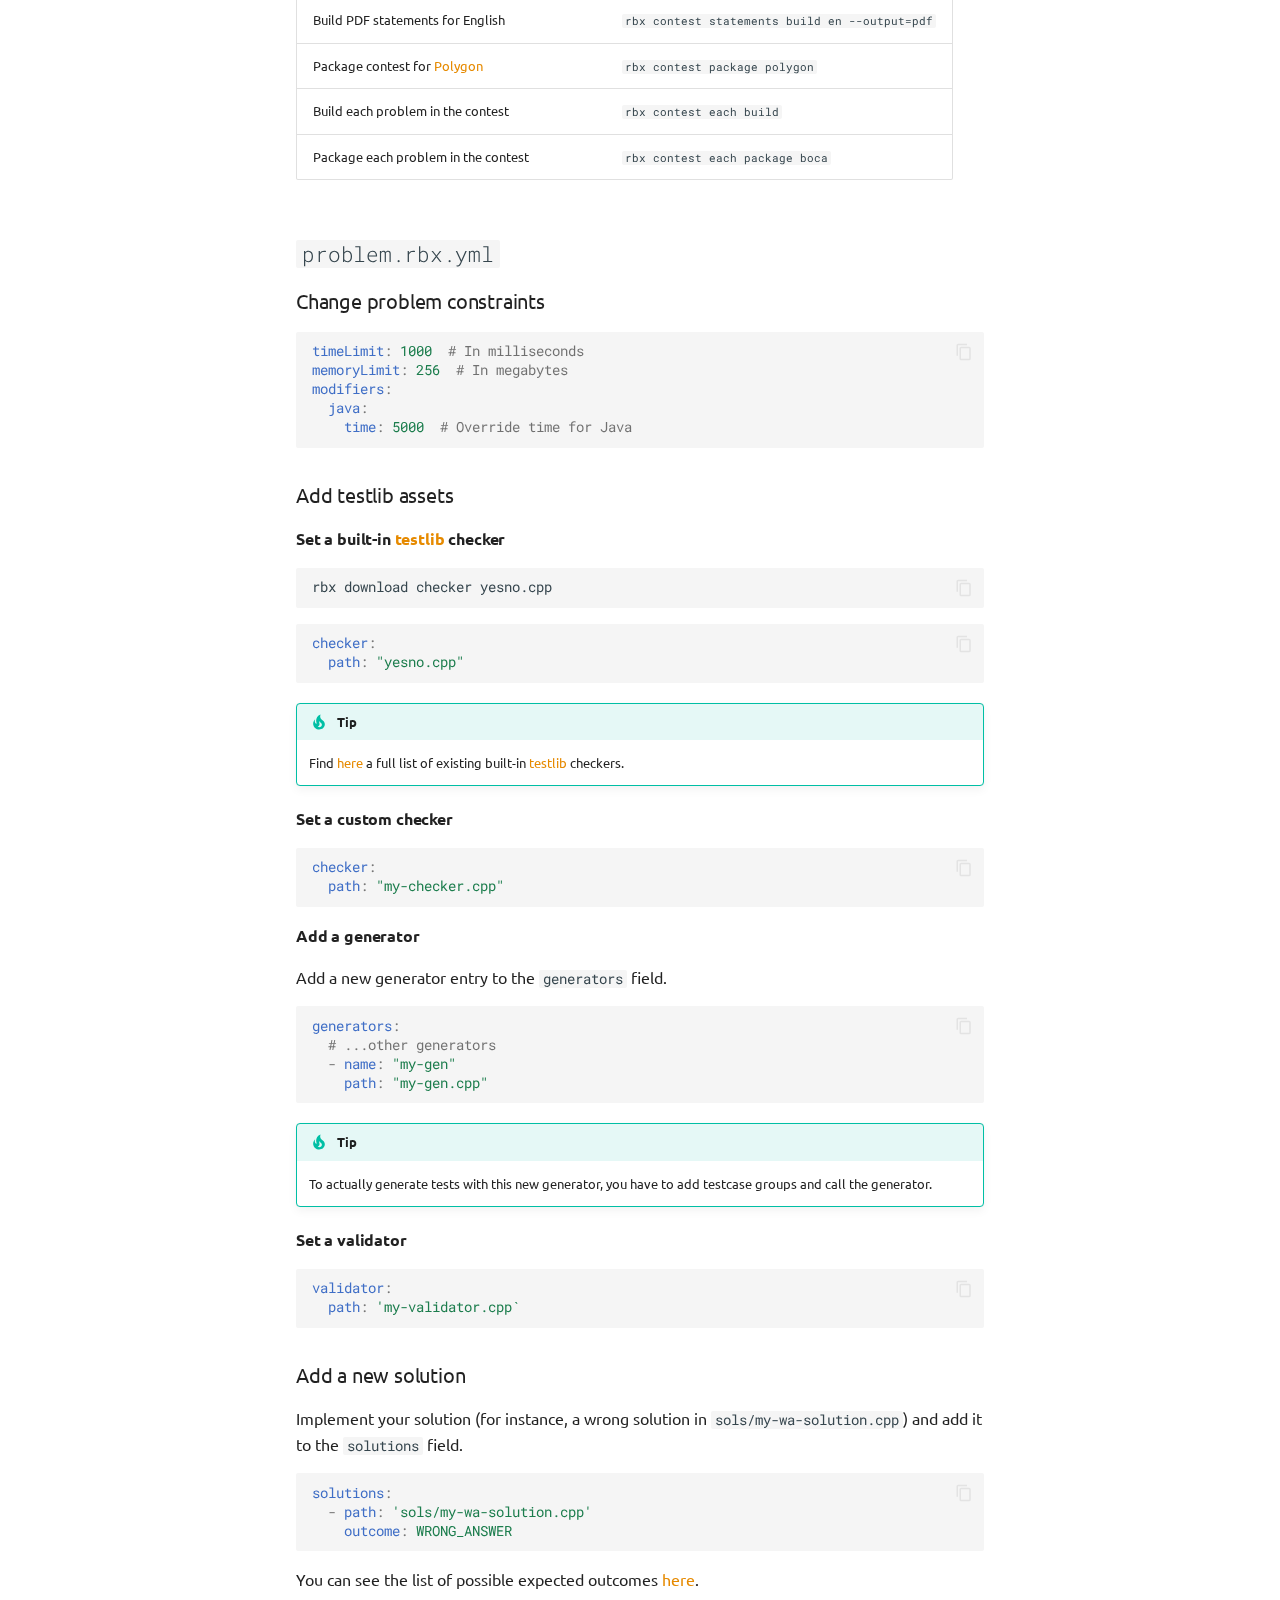
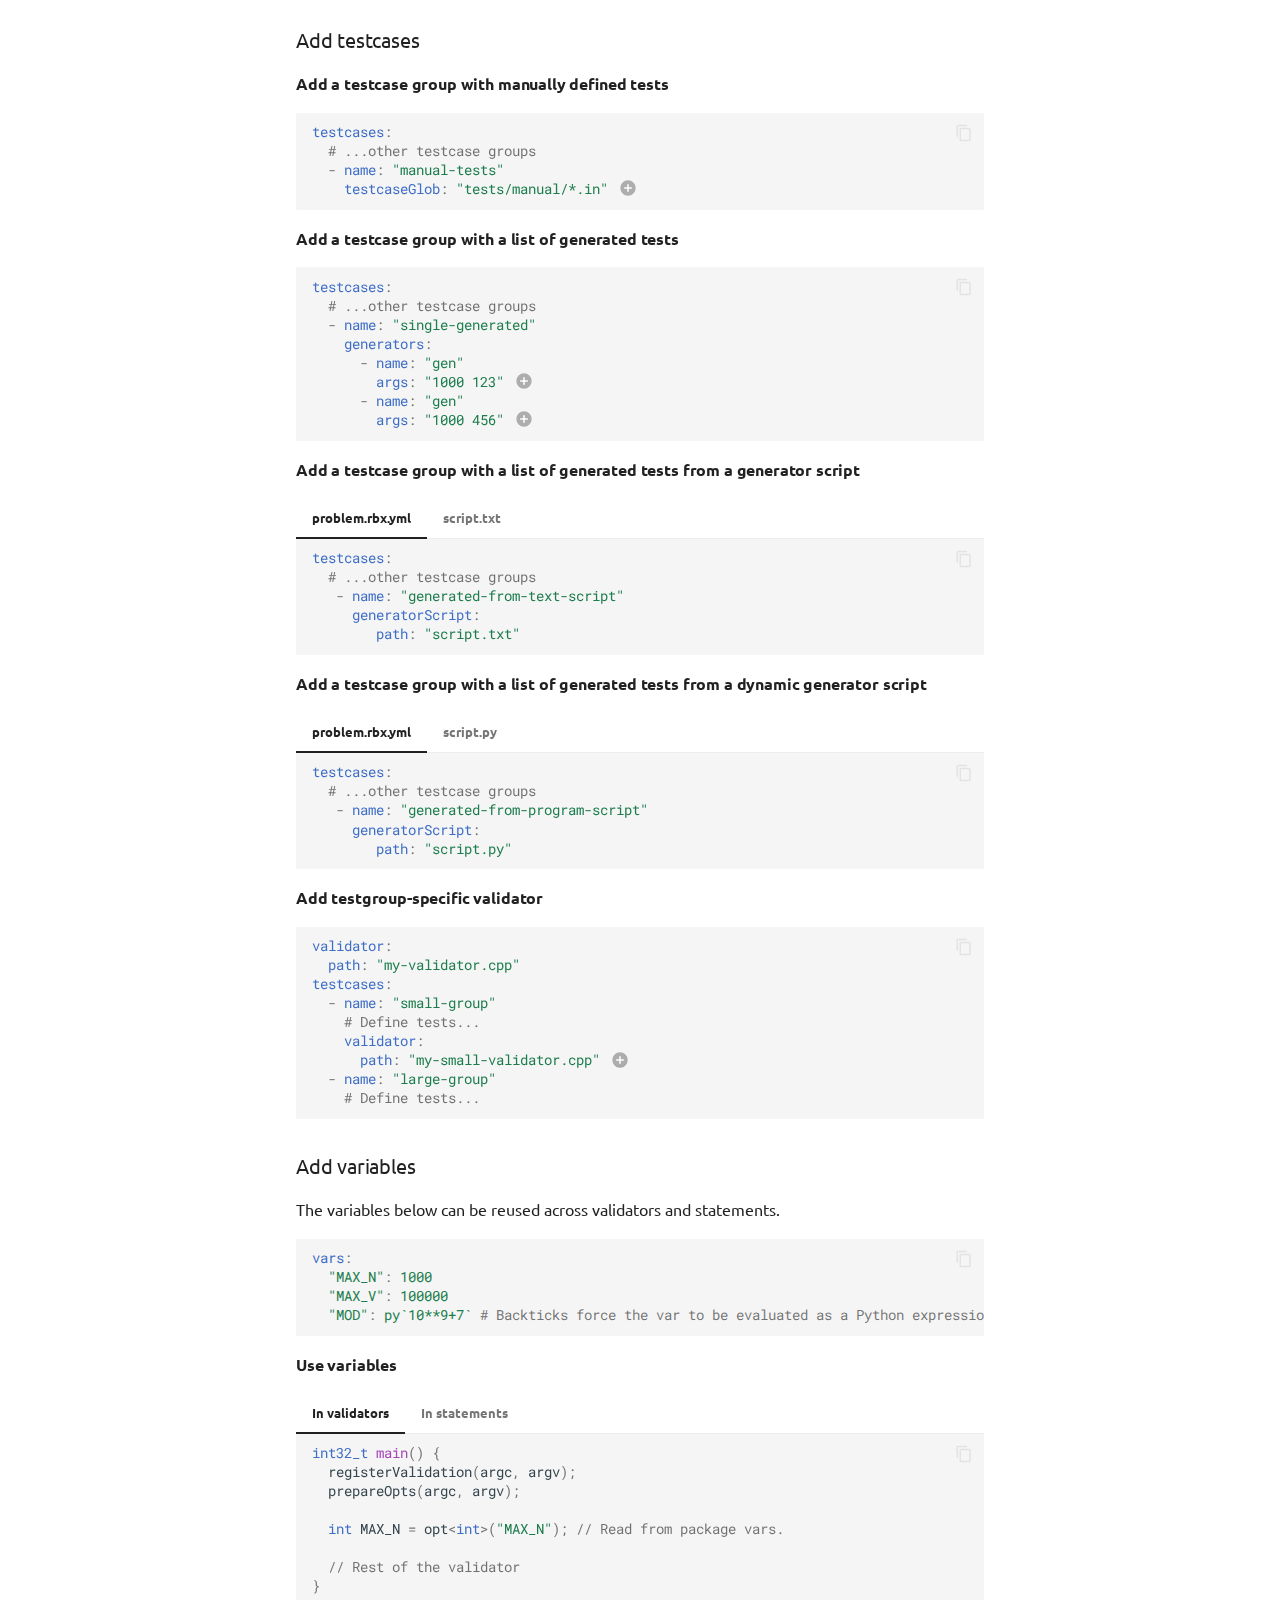
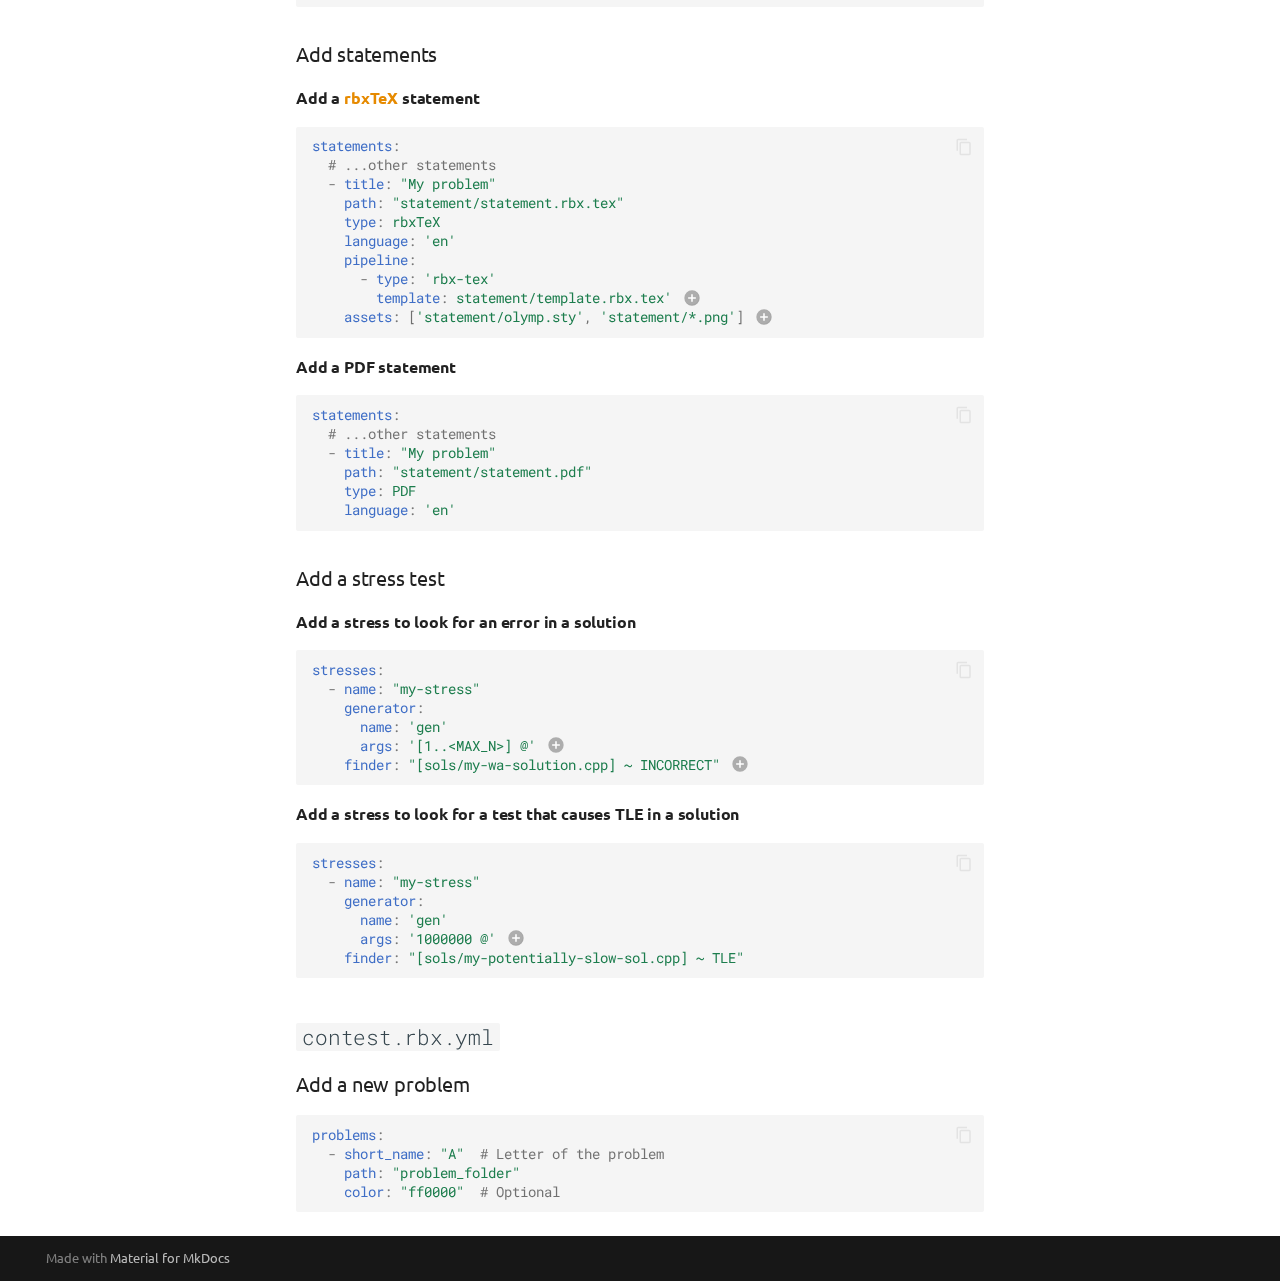
<file: setters/cheatsheet/index.html>
<!doctype html>
<html lang="en" class="no-js">
  <head>
    
      <meta charset="utf-8">
      <meta name="viewport" content="width=device-width,initial-scale=1">
      
      
      
      
        <link rel="prev" href="../first-steps/">
      
      
        <link rel="next" href="../reference/package/">
      
      
      <link rel="icon" href="../../assets/images/favicon.png">
      <meta name="generator" content="mkdocs-1.6.1, mkdocs-material-9.6.1">
    
    
      
        <title>Cheatsheet - rbx</title>
      
    
    
      <link rel="stylesheet" href="../../assets/stylesheets/main.a40c8224.min.css">
      
        
        <link rel="stylesheet" href="../../assets/stylesheets/palette.06af60db.min.css">
      
      


    
    
      
    
    
      
        
        
        <link rel="preconnect" href="https://fonts.gstatic.com" crossorigin>
        <link rel="stylesheet" href="https://fonts.googleapis.com/css?family=Ubuntu:300,300i,400,400i,700,700i%7CRoboto+Mono:400,400i,700,700i&display=fallback">
        <style>:root{--md-text-font:"Ubuntu";--md-code-font:"Roboto Mono"}</style>
      
    
    
      <link rel="stylesheet" href="../../assets/_mkdocstrings.css">
    
      <link rel="stylesheet" href="../../extra.css">
    
      <link rel="stylesheet" href="../../termynal.css">
    
    <script>__md_scope=new URL("../..",location),__md_hash=e=>[...e].reduce(((e,_)=>(e<<5)-e+_.charCodeAt(0)),0),__md_get=(e,_=localStorage,t=__md_scope)=>JSON.parse(_.getItem(t.pathname+"."+e)),__md_set=(e,_,t=localStorage,a=__md_scope)=>{try{t.setItem(a.pathname+"."+e,JSON.stringify(_))}catch(e){}}</script>
    
      

    
    
    
  </head>
  
  
    
    
    
    
    
    <body dir="ltr" data-md-color-scheme="default" data-md-color-primary="orange" data-md-color-accent="indigo">
  
    
    <input class="md-toggle" data-md-toggle="drawer" type="checkbox" id="__drawer" autocomplete="off">
    <input class="md-toggle" data-md-toggle="search" type="checkbox" id="__search" autocomplete="off">
    <label class="md-overlay" for="__drawer"></label>
    <div data-md-component="skip">
      
        
        <a href="#cheatsheet" class="md-skip">
          Skip to content
        </a>
      
    </div>
    <div data-md-component="announce">
      
    </div>
    
    
      

  

<header class="md-header md-header--shadow" data-md-component="header">
  <nav class="md-header__inner md-grid" aria-label="Header">
    <a href="../.." title="rbx" class="md-header__button md-logo" aria-label="rbx" data-md-component="logo">
      
  
  <svg xmlns="http://www.w3.org/2000/svg" viewBox="0 0 24 24"><path d="M12 8a3 3 0 0 0 3-3 3 3 0 0 0-3-3 3 3 0 0 0-3 3 3 3 0 0 0 3 3m0 3.54C9.64 9.35 6.5 8 3 8v11c3.5 0 6.64 1.35 9 3.54 2.36-2.19 5.5-3.54 9-3.54V8c-3.5 0-6.64 1.35-9 3.54"/></svg>

    </a>
    <label class="md-header__button md-icon" for="__drawer">
      
      <svg xmlns="http://www.w3.org/2000/svg" viewBox="0 0 24 24"><path d="M3 6h18v2H3zm0 5h18v2H3zm0 5h18v2H3z"/></svg>
    </label>
    <div class="md-header__title" data-md-component="header-title">
      <div class="md-header__ellipsis">
        <div class="md-header__topic">
          <span class="md-ellipsis">
            rbx
          </span>
        </div>
        <div class="md-header__topic" data-md-component="header-topic">
          <span class="md-ellipsis">
            
              Cheatsheet
            
          </span>
        </div>
      </div>
    </div>
    
      
    
    
    
    
      <label class="md-header__button md-icon" for="__search">
        
        <svg xmlns="http://www.w3.org/2000/svg" viewBox="0 0 24 24"><path d="M9.5 3A6.5 6.5 0 0 1 16 9.5c0 1.61-.59 3.09-1.56 4.23l.27.27h.79l5 5-1.5 1.5-5-5v-.79l-.27-.27A6.52 6.52 0 0 1 9.5 16 6.5 6.5 0 0 1 3 9.5 6.5 6.5 0 0 1 9.5 3m0 2C7 5 5 7 5 9.5S7 14 9.5 14 14 12 14 9.5 12 5 9.5 5"/></svg>
      </label>
      <div class="md-search" data-md-component="search" role="dialog">
  <label class="md-search__overlay" for="__search"></label>
  <div class="md-search__inner" role="search">
    <form class="md-search__form" name="search">
      <input type="text" class="md-search__input" name="query" aria-label="Search" placeholder="Search" autocapitalize="off" autocorrect="off" autocomplete="off" spellcheck="false" data-md-component="search-query" required>
      <label class="md-search__icon md-icon" for="__search">
        
        <svg xmlns="http://www.w3.org/2000/svg" viewBox="0 0 24 24"><path d="M9.5 3A6.5 6.5 0 0 1 16 9.5c0 1.61-.59 3.09-1.56 4.23l.27.27h.79l5 5-1.5 1.5-5-5v-.79l-.27-.27A6.52 6.52 0 0 1 9.5 16 6.5 6.5 0 0 1 3 9.5 6.5 6.5 0 0 1 9.5 3m0 2C7 5 5 7 5 9.5S7 14 9.5 14 14 12 14 9.5 12 5 9.5 5"/></svg>
        
        <svg xmlns="http://www.w3.org/2000/svg" viewBox="0 0 24 24"><path d="M20 11v2H8l5.5 5.5-1.42 1.42L4.16 12l7.92-7.92L13.5 5.5 8 11z"/></svg>
      </label>
      <nav class="md-search__options" aria-label="Search">
        
        <button type="reset" class="md-search__icon md-icon" title="Clear" aria-label="Clear" tabindex="-1">
          
          <svg xmlns="http://www.w3.org/2000/svg" viewBox="0 0 24 24"><path d="M19 6.41 17.59 5 12 10.59 6.41 5 5 6.41 10.59 12 5 17.59 6.41 19 12 13.41 17.59 19 19 17.59 13.41 12z"/></svg>
        </button>
      </nav>
      
        <div class="md-search__suggest" data-md-component="search-suggest"></div>
      
    </form>
    <div class="md-search__output">
      <div class="md-search__scrollwrap" tabindex="0" data-md-scrollfix>
        <div class="md-search-result" data-md-component="search-result">
          <div class="md-search-result__meta">
            Initializing search
          </div>
          <ol class="md-search-result__list" role="presentation"></ol>
        </div>
      </div>
    </div>
  </div>
</div>
    
    
      <div class="md-header__source">
        <a href="https://github.com/rsalesc/rbx" title="Go to repository" class="md-source" data-md-component="source">
  <div class="md-source__icon md-icon">
    
    <svg xmlns="http://www.w3.org/2000/svg" viewBox="0 0 496 512"><!--! Font Awesome Free 6.7.2 by @fontawesome - https://fontawesome.com License - https://fontawesome.com/license/free (Icons: CC BY 4.0, Fonts: SIL OFL 1.1, Code: MIT License) Copyright 2024 Fonticons, Inc.--><path d="M165.9 397.4c0 2-2.3 3.6-5.2 3.6-3.3.3-5.6-1.3-5.6-3.6 0-2 2.3-3.6 5.2-3.6 3-.3 5.6 1.3 5.6 3.6m-31.1-4.5c-.7 2 1.3 4.3 4.3 4.9 2.6 1 5.6 0 6.2-2s-1.3-4.3-4.3-5.2c-2.6-.7-5.5.3-6.2 2.3m44.2-1.7c-2.9.7-4.9 2.6-4.6 4.9.3 2 2.9 3.3 5.9 2.6 2.9-.7 4.9-2.6 4.6-4.6-.3-1.9-3-3.2-5.9-2.9M244.8 8C106.1 8 0 113.3 0 252c0 110.9 69.8 205.8 169.5 239.2 12.8 2.3 17.3-5.6 17.3-12.1 0-6.2-.3-40.4-.3-61.4 0 0-70 15-84.7-29.8 0 0-11.4-29.1-27.8-36.6 0 0-22.9-15.7 1.6-15.4 0 0 24.9 2 38.6 25.8 21.9 38.6 58.6 27.5 72.9 20.9 2.3-16 8.8-27.1 16-33.7-55.9-6.2-112.3-14.3-112.3-110.5 0-27.5 7.6-41.3 23.6-58.9-2.6-6.5-11.1-33.3 2.6-67.9 20.9-6.5 69 27 69 27 20-5.6 41.5-8.5 62.8-8.5s42.8 2.9 62.8 8.5c0 0 48.1-33.6 69-27 13.7 34.7 5.2 61.4 2.6 67.9 16 17.7 25.8 31.5 25.8 58.9 0 96.5-58.9 104.2-114.8 110.5 9.2 7.9 17 22.9 17 46.4 0 33.7-.3 75.4-.3 83.6 0 6.5 4.6 14.4 17.3 12.1C428.2 457.8 496 362.9 496 252 496 113.3 383.5 8 244.8 8M97.2 352.9c-1.3 1-1 3.3.7 5.2 1.6 1.6 3.9 2.3 5.2 1 1.3-1 1-3.3-.7-5.2-1.6-1.6-3.9-2.3-5.2-1m-10.8-8.1c-.7 1.3.3 2.9 2.3 3.9 1.6 1 3.6.7 4.3-.7.7-1.3-.3-2.9-2.3-3.9-2-.6-3.6-.3-4.3.7m32.4 35.6c-1.6 1.3-1 4.3 1.3 6.2 2.3 2.3 5.2 2.6 6.5 1 1.3-1.3.7-4.3-1.3-6.2-2.2-2.3-5.2-2.6-6.5-1m-11.4-14.7c-1.6 1-1.6 3.6 0 5.9s4.3 3.3 5.6 2.3c1.6-1.3 1.6-3.9 0-6.2-1.4-2.3-4-3.3-5.6-2"/></svg>
  </div>
  <div class="md-source__repository">
    GitHub
  </div>
</a>
      </div>
    
  </nav>
  
</header>
    
    <div class="md-container" data-md-component="container">
      
      
        
          
        
      
      <main class="md-main" data-md-component="main">
        <div class="md-main__inner md-grid">
          
            
              
              <div class="md-sidebar md-sidebar--primary" data-md-component="sidebar" data-md-type="navigation" >
                <div class="md-sidebar__scrollwrap">
                  <div class="md-sidebar__inner">
                    



<nav class="md-nav md-nav--primary" aria-label="Navigation" data-md-level="0">
  <label class="md-nav__title" for="__drawer">
    <a href="../.." title="rbx" class="md-nav__button md-logo" aria-label="rbx" data-md-component="logo">
      
  
  <svg xmlns="http://www.w3.org/2000/svg" viewBox="0 0 24 24"><path d="M12 8a3 3 0 0 0 3-3 3 3 0 0 0-3-3 3 3 0 0 0-3 3 3 3 0 0 0 3 3m0 3.54C9.64 9.35 6.5 8 3 8v11c3.5 0 6.64 1.35 9 3.54 2.36-2.19 5.5-3.54 9-3.54V8c-3.5 0-6.64 1.35-9 3.54"/></svg>

    </a>
    rbx
  </label>
  
    <div class="md-nav__source">
      <a href="https://github.com/rsalesc/rbx" title="Go to repository" class="md-source" data-md-component="source">
  <div class="md-source__icon md-icon">
    
    <svg xmlns="http://www.w3.org/2000/svg" viewBox="0 0 496 512"><!--! Font Awesome Free 6.7.2 by @fontawesome - https://fontawesome.com License - https://fontawesome.com/license/free (Icons: CC BY 4.0, Fonts: SIL OFL 1.1, Code: MIT License) Copyright 2024 Fonticons, Inc.--><path d="M165.9 397.4c0 2-2.3 3.6-5.2 3.6-3.3.3-5.6-1.3-5.6-3.6 0-2 2.3-3.6 5.2-3.6 3-.3 5.6 1.3 5.6 3.6m-31.1-4.5c-.7 2 1.3 4.3 4.3 4.9 2.6 1 5.6 0 6.2-2s-1.3-4.3-4.3-5.2c-2.6-.7-5.5.3-6.2 2.3m44.2-1.7c-2.9.7-4.9 2.6-4.6 4.9.3 2 2.9 3.3 5.9 2.6 2.9-.7 4.9-2.6 4.6-4.6-.3-1.9-3-3.2-5.9-2.9M244.8 8C106.1 8 0 113.3 0 252c0 110.9 69.8 205.8 169.5 239.2 12.8 2.3 17.3-5.6 17.3-12.1 0-6.2-.3-40.4-.3-61.4 0 0-70 15-84.7-29.8 0 0-11.4-29.1-27.8-36.6 0 0-22.9-15.7 1.6-15.4 0 0 24.9 2 38.6 25.8 21.9 38.6 58.6 27.5 72.9 20.9 2.3-16 8.8-27.1 16-33.7-55.9-6.2-112.3-14.3-112.3-110.5 0-27.5 7.6-41.3 23.6-58.9-2.6-6.5-11.1-33.3 2.6-67.9 20.9-6.5 69 27 69 27 20-5.6 41.5-8.5 62.8-8.5s42.8 2.9 62.8 8.5c0 0 48.1-33.6 69-27 13.7 34.7 5.2 61.4 2.6 67.9 16 17.7 25.8 31.5 25.8 58.9 0 96.5-58.9 104.2-114.8 110.5 9.2 7.9 17 22.9 17 46.4 0 33.7-.3 75.4-.3 83.6 0 6.5 4.6 14.4 17.3 12.1C428.2 457.8 496 362.9 496 252 496 113.3 383.5 8 244.8 8M97.2 352.9c-1.3 1-1 3.3.7 5.2 1.6 1.6 3.9 2.3 5.2 1 1.3-1 1-3.3-.7-5.2-1.6-1.6-3.9-2.3-5.2-1m-10.8-8.1c-.7 1.3.3 2.9 2.3 3.9 1.6 1 3.6.7 4.3-.7.7-1.3-.3-2.9-2.3-3.9-2-.6-3.6-.3-4.3.7m32.4 35.6c-1.6 1.3-1 4.3 1.3 6.2 2.3 2.3 5.2 2.6 6.5 1 1.3-1.3.7-4.3-1.3-6.2-2.2-2.3-5.2-2.6-6.5-1m-11.4-14.7c-1.6 1-1.6 3.6 0 5.9s4.3 3.3 5.6 2.3c1.6-1.3 1.6-3.9 0-6.2-1.4-2.3-4-3.3-5.6-2"/></svg>
  </div>
  <div class="md-source__repository">
    GitHub
  </div>
</a>
    </div>
  
  <ul class="md-nav__list" data-md-scrollfix>
    
      
      
  
  
  
  
    <li class="md-nav__item">
      <a href="../.." class="md-nav__link">
        
  
  <span class="md-ellipsis">
    Getting started
    
  </span>
  

      </a>
    </li>
  

    
      
      
  
  
  
  
    
    
      
        
      
        
      
    
    
      
        
        
      
    
    
    <li class="md-nav__item md-nav__item--section md-nav__item--nested">
      
        
        
          
        
        <input class="md-nav__toggle md-toggle md-toggle--indeterminate" type="checkbox" id="__nav_2" >
        
          
          <label class="md-nav__link" for="__nav_2" id="__nav_2_label" tabindex="">
            
  
  <span class="md-ellipsis">
    Introduction
    
  </span>
  

            <span class="md-nav__icon md-icon"></span>
          </label>
        
        <nav class="md-nav" data-md-level="1" aria-labelledby="__nav_2_label" aria-expanded="false">
          <label class="md-nav__title" for="__nav_2">
            <span class="md-nav__icon md-icon"></span>
            Introduction
          </label>
          <ul class="md-nav__list" data-md-scrollfix>
            
              
                
  
  
  
  
    <li class="md-nav__item">
      <a href="../../intro/installation/" class="md-nav__link">
        
  
  <span class="md-ellipsis">
    Installation
    
  </span>
  

      </a>
    </li>
  

              
            
              
                
  
  
  
  
    <li class="md-nav__item">
      <a href="../../intro/configuration/" class="md-nav__link">
        
  
  <span class="md-ellipsis">
    Configuration
    
  </span>
  

      </a>
    </li>
  

              
            
          </ul>
        </nav>
      
    </li>
  

    
      
      
  
  
    
  
  
  
    
    
      
        
      
        
      
        
      
    
    
      
        
        
      
    
    
    <li class="md-nav__item md-nav__item--active md-nav__item--section md-nav__item--nested">
      
        
        
        <input class="md-nav__toggle md-toggle " type="checkbox" id="__nav_3" checked>
        
          
          <label class="md-nav__link" for="__nav_3" id="__nav_3_label" tabindex="">
            
  
  <span class="md-ellipsis">
    rbx: rbx for setters
    
  </span>
  

            <span class="md-nav__icon md-icon"></span>
          </label>
        
        <nav class="md-nav" data-md-level="1" aria-labelledby="__nav_3_label" aria-expanded="true">
          <label class="md-nav__title" for="__nav_3">
            <span class="md-nav__icon md-icon"></span>
            rbx: rbx for setters
          </label>
          <ul class="md-nav__list" data-md-scrollfix>
            
              
                
  
  
  
  
    <li class="md-nav__item">
      <a href="../first-steps/" class="md-nav__link">
        
  
  <span class="md-ellipsis">
    First steps
    
  </span>
  

      </a>
    </li>
  

              
            
              
                
  
  
    
  
  
  
    <li class="md-nav__item md-nav__item--active">
      
      <input class="md-nav__toggle md-toggle" type="checkbox" id="__toc">
      
      
        
      
      
        <label class="md-nav__link md-nav__link--active" for="__toc">
          
  
  <span class="md-ellipsis">
    Cheatsheet
    
  </span>
  

          <span class="md-nav__icon md-icon"></span>
        </label>
      
      <a href="./" class="md-nav__link md-nav__link--active">
        
  
  <span class="md-ellipsis">
    Cheatsheet
    
  </span>
  

      </a>
      
        

<nav class="md-nav md-nav--secondary" aria-label="Table of contents">
  
  
  
    
  
  
    <label class="md-nav__title" for="__toc">
      <span class="md-nav__icon md-icon"></span>
      Table of contents
    </label>
    <ul class="md-nav__list" data-md-component="toc" data-md-scrollfix>
      
        <li class="md-nav__item">
  <a href="#cli" class="md-nav__link">
    <span class="md-ellipsis">
      CLI
    </span>
  </a>
  
    <nav class="md-nav" aria-label="CLI">
      <ul class="md-nav__list">
        
          <li class="md-nav__item">
  <a href="#contest-cli" class="md-nav__link">
    <span class="md-ellipsis">
      Contest CLI
    </span>
  </a>
  
</li>
        
      </ul>
    </nav>
  
</li>
      
        <li class="md-nav__item">
  <a href="#problemrbxyml" class="md-nav__link">
    <span class="md-ellipsis">
      problem.rbx.yml
    </span>
  </a>
  
    <nav class="md-nav" aria-label="problem.rbx.yml">
      <ul class="md-nav__list">
        
          <li class="md-nav__item">
  <a href="#change-problem-constraints" class="md-nav__link">
    <span class="md-ellipsis">
      Change problem constraints
    </span>
  </a>
  
</li>
        
          <li class="md-nav__item">
  <a href="#add-testlib-assets" class="md-nav__link">
    <span class="md-ellipsis">
      Add testlib assets
    </span>
  </a>
  
    <nav class="md-nav" aria-label="Add testlib assets">
      <ul class="md-nav__list">
        
          <li class="md-nav__item">
  <a href="#set-a-built-in-testlib-checker" class="md-nav__link">
    <span class="md-ellipsis">
      Set a built-in testlib checker
    </span>
  </a>
  
</li>
        
          <li class="md-nav__item">
  <a href="#set-a-custom-checker" class="md-nav__link">
    <span class="md-ellipsis">
      Set a custom checker
    </span>
  </a>
  
</li>
        
          <li class="md-nav__item">
  <a href="#add-a-generator" class="md-nav__link">
    <span class="md-ellipsis">
      Add a generator
    </span>
  </a>
  
</li>
        
          <li class="md-nav__item">
  <a href="#set-a-validator" class="md-nav__link">
    <span class="md-ellipsis">
      Set a validator
    </span>
  </a>
  
</li>
        
      </ul>
    </nav>
  
</li>
        
          <li class="md-nav__item">
  <a href="#add-a-new-solution" class="md-nav__link">
    <span class="md-ellipsis">
      Add a new solution
    </span>
  </a>
  
</li>
        
          <li class="md-nav__item">
  <a href="#add-testcases" class="md-nav__link">
    <span class="md-ellipsis">
      Add testcases
    </span>
  </a>
  
    <nav class="md-nav" aria-label="Add testcases">
      <ul class="md-nav__list">
        
          <li class="md-nav__item">
  <a href="#add-a-testcase-group-with-manually-defined-tests" class="md-nav__link">
    <span class="md-ellipsis">
      Add a testcase group with manually defined tests
    </span>
  </a>
  
</li>
        
          <li class="md-nav__item">
  <a href="#add-a-testcase-group-with-a-list-of-generated-tests" class="md-nav__link">
    <span class="md-ellipsis">
      Add a testcase group with a list of generated tests
    </span>
  </a>
  
</li>
        
          <li class="md-nav__item">
  <a href="#add-a-testcase-group-with-a-list-of-generated-tests-from-a-generator-script" class="md-nav__link">
    <span class="md-ellipsis">
      Add a testcase group with a list of generated tests from a generator script
    </span>
  </a>
  
</li>
        
          <li class="md-nav__item">
  <a href="#add-a-testcase-group-with-a-list-of-generated-tests-from-a-dynamic-generator-script" class="md-nav__link">
    <span class="md-ellipsis">
      Add a testcase group with a list of generated tests from a dynamic generator script
    </span>
  </a>
  
</li>
        
          <li class="md-nav__item">
  <a href="#add-testgroup-specific-validator" class="md-nav__link">
    <span class="md-ellipsis">
      Add testgroup-specific validator
    </span>
  </a>
  
</li>
        
      </ul>
    </nav>
  
</li>
        
          <li class="md-nav__item">
  <a href="#add-variables" class="md-nav__link">
    <span class="md-ellipsis">
      Add variables
    </span>
  </a>
  
    <nav class="md-nav" aria-label="Add variables">
      <ul class="md-nav__list">
        
          <li class="md-nav__item">
  <a href="#use-variables" class="md-nav__link">
    <span class="md-ellipsis">
      Use variables
    </span>
  </a>
  
</li>
        
      </ul>
    </nav>
  
</li>
        
          <li class="md-nav__item">
  <a href="#add-statements" class="md-nav__link">
    <span class="md-ellipsis">
      Add statements
    </span>
  </a>
  
    <nav class="md-nav" aria-label="Add statements">
      <ul class="md-nav__list">
        
          <li class="md-nav__item">
  <a href="#add-a-rbxtex-statement" class="md-nav__link">
    <span class="md-ellipsis">
      Add a rbxTeX statement
    </span>
  </a>
  
</li>
        
          <li class="md-nav__item">
  <a href="#add-a-pdf-statement" class="md-nav__link">
    <span class="md-ellipsis">
      Add a PDF statement
    </span>
  </a>
  
</li>
        
      </ul>
    </nav>
  
</li>
        
          <li class="md-nav__item">
  <a href="#add-a-stress-test" class="md-nav__link">
    <span class="md-ellipsis">
      Add a stress test
    </span>
  </a>
  
    <nav class="md-nav" aria-label="Add a stress test">
      <ul class="md-nav__list">
        
          <li class="md-nav__item">
  <a href="#add-a-stress-to-look-for-an-error-in-a-solution" class="md-nav__link">
    <span class="md-ellipsis">
      Add a stress to look for an error in a solution
    </span>
  </a>
  
</li>
        
          <li class="md-nav__item">
  <a href="#add-a-stress-to-look-for-a-test-that-causes-tle-in-a-solution" class="md-nav__link">
    <span class="md-ellipsis">
      Add a stress to look for a test that causes TLE in a solution
    </span>
  </a>
  
</li>
        
      </ul>
    </nav>
  
</li>
        
      </ul>
    </nav>
  
</li>
      
        <li class="md-nav__item">
  <a href="#contestrbxyml" class="md-nav__link">
    <span class="md-ellipsis">
      contest.rbx.yml
    </span>
  </a>
  
    <nav class="md-nav" aria-label="contest.rbx.yml">
      <ul class="md-nav__list">
        
          <li class="md-nav__item">
  <a href="#add-a-new-problem" class="md-nav__link">
    <span class="md-ellipsis">
      Add a new problem
    </span>
  </a>
  
</li>
        
      </ul>
    </nav>
  
</li>
      
    </ul>
  
</nav>
      
    </li>
  

              
            
              
                
  
  
  
  
    
    
      
        
      
        
      
        
      
        
      
    
    
      
    
    
    <li class="md-nav__item md-nav__item--nested">
      
        
        
          
        
        <input class="md-nav__toggle md-toggle md-toggle--indeterminate" type="checkbox" id="__nav_3_3" >
        
          
          <label class="md-nav__link" for="__nav_3_3" id="__nav_3_3_label" tabindex="0">
            
  
  <span class="md-ellipsis">
    Reference
    
  </span>
  

            <span class="md-nav__icon md-icon"></span>
          </label>
        
        <nav class="md-nav" data-md-level="2" aria-labelledby="__nav_3_3_label" aria-expanded="false">
          <label class="md-nav__title" for="__nav_3_3">
            <span class="md-nav__icon md-icon"></span>
            Reference
          </label>
          <ul class="md-nav__list" data-md-scrollfix>
            
              
                
  
  
  
  
    
    
      
        
          
        
      
        
      
    
    
      
    
    
    <li class="md-nav__item md-nav__item--nested">
      
        
        
          
        
        <input class="md-nav__toggle md-toggle md-toggle--indeterminate" type="checkbox" id="__nav_3_3_1" >
        
          
          
          <div class="md-nav__link md-nav__container">
            <a href="../reference/package/" class="md-nav__link ">
              
  
  <span class="md-ellipsis">
    Package
    
  </span>
  

            </a>
            
              
              <label class="md-nav__link " for="__nav_3_3_1" id="__nav_3_3_1_label" tabindex="0">
                <span class="md-nav__icon md-icon"></span>
              </label>
            
          </div>
        
        <nav class="md-nav" data-md-level="3" aria-labelledby="__nav_3_3_1_label" aria-expanded="false">
          <label class="md-nav__title" for="__nav_3_3_1">
            <span class="md-nav__icon md-icon"></span>
            Package
          </label>
          <ul class="md-nav__list" data-md-scrollfix>
            
              
            
              
                
  
  
  
  
    <li class="md-nav__item">
      <a href="../reference/package/schema/" class="md-nav__link">
        
  
  <span class="md-ellipsis">
    Schema
    
  </span>
  

      </a>
    </li>
  

              
            
          </ul>
        </nav>
      
    </li>
  

              
            
              
                
  
  
  
  
    
    
      
        
          
        
      
        
      
    
    
      
    
    
    <li class="md-nav__item md-nav__item--nested">
      
        
        
          
        
        <input class="md-nav__toggle md-toggle md-toggle--indeterminate" type="checkbox" id="__nav_3_3_2" >
        
          
          
          <div class="md-nav__link md-nav__container">
            <a href="../reference/contest/" class="md-nav__link ">
              
  
  <span class="md-ellipsis">
    Contest
    
  </span>
  

            </a>
            
              
              <label class="md-nav__link " for="__nav_3_3_2" id="__nav_3_3_2_label" tabindex="0">
                <span class="md-nav__icon md-icon"></span>
              </label>
            
          </div>
        
        <nav class="md-nav" data-md-level="3" aria-labelledby="__nav_3_3_2_label" aria-expanded="false">
          <label class="md-nav__title" for="__nav_3_3_2">
            <span class="md-nav__icon md-icon"></span>
            Contest
          </label>
          <ul class="md-nav__list" data-md-scrollfix>
            
              
            
              
                
  
  
  
  
    <li class="md-nav__item">
      <a href="../reference/contest/schema/" class="md-nav__link">
        
  
  <span class="md-ellipsis">
    Schema
    
  </span>
  

      </a>
    </li>
  

              
            
          </ul>
        </nav>
      
    </li>
  

              
            
              
                
  
  
  
  
    <li class="md-nav__item">
      <a href="../reference/environment/" class="md-nav__link">
        
  
  <span class="md-ellipsis">
    Environment
    
  </span>
  

      </a>
    </li>
  

              
            
              
                
  
  
  
  
    <li class="md-nav__item">
      <a href="../reference/cli/" class="md-nav__link">
        
  
  <span class="md-ellipsis">
    CLI
    
  </span>
  

      </a>
    </li>
  

              
            
          </ul>
        </nav>
      
    </li>
  

              
            
          </ul>
        </nav>
      
    </li>
  

    
  </ul>
</nav>
                  </div>
                </div>
              </div>
            
            
              
              <div class="md-sidebar md-sidebar--secondary" data-md-component="sidebar" data-md-type="toc" >
                <div class="md-sidebar__scrollwrap">
                  <div class="md-sidebar__inner">
                    

<nav class="md-nav md-nav--secondary" aria-label="Table of contents">
  
  
  
    
  
  
    <label class="md-nav__title" for="__toc">
      <span class="md-nav__icon md-icon"></span>
      Table of contents
    </label>
    <ul class="md-nav__list" data-md-component="toc" data-md-scrollfix>
      
        <li class="md-nav__item">
  <a href="#cli" class="md-nav__link">
    <span class="md-ellipsis">
      CLI
    </span>
  </a>
  
    <nav class="md-nav" aria-label="CLI">
      <ul class="md-nav__list">
        
          <li class="md-nav__item">
  <a href="#contest-cli" class="md-nav__link">
    <span class="md-ellipsis">
      Contest CLI
    </span>
  </a>
  
</li>
        
      </ul>
    </nav>
  
</li>
      
        <li class="md-nav__item">
  <a href="#problemrbxyml" class="md-nav__link">
    <span class="md-ellipsis">
      problem.rbx.yml
    </span>
  </a>
  
    <nav class="md-nav" aria-label="problem.rbx.yml">
      <ul class="md-nav__list">
        
          <li class="md-nav__item">
  <a href="#change-problem-constraints" class="md-nav__link">
    <span class="md-ellipsis">
      Change problem constraints
    </span>
  </a>
  
</li>
        
          <li class="md-nav__item">
  <a href="#add-testlib-assets" class="md-nav__link">
    <span class="md-ellipsis">
      Add testlib assets
    </span>
  </a>
  
    <nav class="md-nav" aria-label="Add testlib assets">
      <ul class="md-nav__list">
        
          <li class="md-nav__item">
  <a href="#set-a-built-in-testlib-checker" class="md-nav__link">
    <span class="md-ellipsis">
      Set a built-in testlib checker
    </span>
  </a>
  
</li>
        
          <li class="md-nav__item">
  <a href="#set-a-custom-checker" class="md-nav__link">
    <span class="md-ellipsis">
      Set a custom checker
    </span>
  </a>
  
</li>
        
          <li class="md-nav__item">
  <a href="#add-a-generator" class="md-nav__link">
    <span class="md-ellipsis">
      Add a generator
    </span>
  </a>
  
</li>
        
          <li class="md-nav__item">
  <a href="#set-a-validator" class="md-nav__link">
    <span class="md-ellipsis">
      Set a validator
    </span>
  </a>
  
</li>
        
      </ul>
    </nav>
  
</li>
        
          <li class="md-nav__item">
  <a href="#add-a-new-solution" class="md-nav__link">
    <span class="md-ellipsis">
      Add a new solution
    </span>
  </a>
  
</li>
        
          <li class="md-nav__item">
  <a href="#add-testcases" class="md-nav__link">
    <span class="md-ellipsis">
      Add testcases
    </span>
  </a>
  
    <nav class="md-nav" aria-label="Add testcases">
      <ul class="md-nav__list">
        
          <li class="md-nav__item">
  <a href="#add-a-testcase-group-with-manually-defined-tests" class="md-nav__link">
    <span class="md-ellipsis">
      Add a testcase group with manually defined tests
    </span>
  </a>
  
</li>
        
          <li class="md-nav__item">
  <a href="#add-a-testcase-group-with-a-list-of-generated-tests" class="md-nav__link">
    <span class="md-ellipsis">
      Add a testcase group with a list of generated tests
    </span>
  </a>
  
</li>
        
          <li class="md-nav__item">
  <a href="#add-a-testcase-group-with-a-list-of-generated-tests-from-a-generator-script" class="md-nav__link">
    <span class="md-ellipsis">
      Add a testcase group with a list of generated tests from a generator script
    </span>
  </a>
  
</li>
        
          <li class="md-nav__item">
  <a href="#add-a-testcase-group-with-a-list-of-generated-tests-from-a-dynamic-generator-script" class="md-nav__link">
    <span class="md-ellipsis">
      Add a testcase group with a list of generated tests from a dynamic generator script
    </span>
  </a>
  
</li>
        
          <li class="md-nav__item">
  <a href="#add-testgroup-specific-validator" class="md-nav__link">
    <span class="md-ellipsis">
      Add testgroup-specific validator
    </span>
  </a>
  
</li>
        
      </ul>
    </nav>
  
</li>
        
          <li class="md-nav__item">
  <a href="#add-variables" class="md-nav__link">
    <span class="md-ellipsis">
      Add variables
    </span>
  </a>
  
    <nav class="md-nav" aria-label="Add variables">
      <ul class="md-nav__list">
        
          <li class="md-nav__item">
  <a href="#use-variables" class="md-nav__link">
    <span class="md-ellipsis">
      Use variables
    </span>
  </a>
  
</li>
        
      </ul>
    </nav>
  
</li>
        
          <li class="md-nav__item">
  <a href="#add-statements" class="md-nav__link">
    <span class="md-ellipsis">
      Add statements
    </span>
  </a>
  
    <nav class="md-nav" aria-label="Add statements">
      <ul class="md-nav__list">
        
          <li class="md-nav__item">
  <a href="#add-a-rbxtex-statement" class="md-nav__link">
    <span class="md-ellipsis">
      Add a rbxTeX statement
    </span>
  </a>
  
</li>
        
          <li class="md-nav__item">
  <a href="#add-a-pdf-statement" class="md-nav__link">
    <span class="md-ellipsis">
      Add a PDF statement
    </span>
  </a>
  
</li>
        
      </ul>
    </nav>
  
</li>
        
          <li class="md-nav__item">
  <a href="#add-a-stress-test" class="md-nav__link">
    <span class="md-ellipsis">
      Add a stress test
    </span>
  </a>
  
    <nav class="md-nav" aria-label="Add a stress test">
      <ul class="md-nav__list">
        
          <li class="md-nav__item">
  <a href="#add-a-stress-to-look-for-an-error-in-a-solution" class="md-nav__link">
    <span class="md-ellipsis">
      Add a stress to look for an error in a solution
    </span>
  </a>
  
</li>
        
          <li class="md-nav__item">
  <a href="#add-a-stress-to-look-for-a-test-that-causes-tle-in-a-solution" class="md-nav__link">
    <span class="md-ellipsis">
      Add a stress to look for a test that causes TLE in a solution
    </span>
  </a>
  
</li>
        
      </ul>
    </nav>
  
</li>
        
      </ul>
    </nav>
  
</li>
      
        <li class="md-nav__item">
  <a href="#contestrbxyml" class="md-nav__link">
    <span class="md-ellipsis">
      contest.rbx.yml
    </span>
  </a>
  
    <nav class="md-nav" aria-label="contest.rbx.yml">
      <ul class="md-nav__list">
        
          <li class="md-nav__item">
  <a href="#add-a-new-problem" class="md-nav__link">
    <span class="md-ellipsis">
      Add a new problem
    </span>
  </a>
  
</li>
        
      </ul>
    </nav>
  
</li>
      
    </ul>
  
</nav>
                  </div>
                </div>
              </div>
            
          
          
            <div class="md-content" data-md-component="content">
              <article class="md-content__inner md-typeset">
                
                  


  
  


<h1 id="cheatsheet">Cheatsheet</h1>
<h2 id="cli">CLI</h2>
<table>
<thead>
<tr>
<th>Task</th>
<th>Command</th>
</tr>
</thead>
<tbody>
<tr>
<td>Show help message</td>
<td><code>rbx --help</code></td>
</tr>
<tr>
<td>Create a new package in folder <code>package</code></td>
<td><code>rbx create package</code></td>
</tr>
<tr>
<td>Compile a file given its path</td>
<td><code>rbx compile any my/file.cpp</code></td>
</tr>
<tr>
<td>Open the problem configuration in a text editor</td>
<td><code>rbx edit</code></td>
</tr>
<tr>
<td>Generate all testcases</td>
<td><code>rbx build</code></td>
</tr>
<tr>
<td>Generate all testcases and run validators</td>
<td><code>rbx verify</code></td>
</tr>
<tr>
<td>Run all solutions and check their tags</td>
<td><code>rbx run</code></td>
</tr>
<tr>
<td>Run all solutions except the slow ones</td>
<td><code>rbx run -v2</code></td>
</tr>
<tr>
<td>Run all solutions without checking</td>
<td><code>rbx run --nocheck</code></td>
</tr>
<tr>
<td>Run all solutions interactively</td>
<td><code>rbx irun</code></td>
</tr>
<tr>
<td>Run a stress test with name <code>break</code></td>
<td><code>rbx stress break</code></td>
</tr>
<tr>
<td>Run a stress test for a generator</td>
<td><code>rbx stress gen -g "[1..10]" -s sols/main.cpp</code></td>
</tr>
<tr>
<td>Download <a href="https://github.com/MikeMirzayanov/testlib">testlib</a> to the current folder</td>
<td><code>rbx download testlib</code></td>
</tr>
<tr>
<td>Download <a href="https://github.com/ifsmirnov/jngen">jngen</a> to the current folder</td>
<td><code>rbx download jngen</code></td>
</tr>
<tr>
<td>Download a built-in <a href="https://github.com/MikeMirzayanov/testlib">testlib</a> checker</td>
<td><code>rbx download checker wcmp.cpp</code></td>
</tr>
<tr>
<td>Build PDF statements</td>
<td><code>rbx statements build --output=pdf</code></td>
</tr>
<tr>
<td>Build PDF statements for English</td>
<td><code>rbx statements build en --output=pdf</code></td>
</tr>
<tr>
<td>Package problem for <a href="https://polygon.codeforces.com">Polygon</a></td>
<td><code>rbx package polygon</code></td>
</tr>
<tr>
<td>Package problem for <a href="https://github.com/cassiopc/boca">BOCA</a></td>
<td><code>rbx package boca</code></td>
</tr>
<tr>
<td>List all languages available in the environment</td>
<td><code>rbx languages</code></td>
</tr>
<tr>
<td>Clear cache</td>
<td><code>rbx clear</code></td>
</tr>
</tbody>
</table>
<h3 id="contest-cli">Contest CLI</h3>
<table>
<thead>
<tr>
<th>Task</th>
<th>Command</th>
</tr>
</thead>
<tbody>
<tr>
<td>Show help message</td>
<td><code>rbx contest --help</code></td>
</tr>
<tr>
<td>Create a new contest in folder <code>package</code></td>
<td><code>rbx contest create package</code></td>
</tr>
<tr>
<td>Add a new problem to the contest with letter A</td>
<td><code>rbx contest add new-problem A</code></td>
</tr>
<tr>
<td>Open the contest configuration in a text editor</td>
<td><code>rbx contest edit</code></td>
</tr>
<tr>
<td>Build PDF statements</td>
<td><code>rbx contest statements build --output=pdf</code></td>
</tr>
<tr>
<td>Build PDF statements for English</td>
<td><code>rbx contest statements build en --output=pdf</code></td>
</tr>
<tr>
<td>Package contest for <a href="https://polygon.codeforces.com">Polygon</a></td>
<td><code>rbx contest package polygon</code></td>
</tr>
<tr>
<td>Build each problem in the contest</td>
<td><code>rbx contest each build</code></td>
</tr>
<tr>
<td>Package each problem in the contest</td>
<td><code>rbx contest each package boca</code></td>
</tr>
</tbody>
</table>
<h2 id="problemrbxyml"><code>problem.rbx.yml</code></h2>
<h3 id="change-problem-constraints">Change problem constraints</h3>
<div class="language-yaml highlight"><pre><span></span><code><span id="__span-0-1"><a id="__codelineno-0-1" name="__codelineno-0-1" href="#__codelineno-0-1"></a><span class="nt">timeLimit</span><span class="p">:</span><span class="w"> </span><span class="l l-Scalar l-Scalar-Plain">1000</span><span class="w">  </span><span class="c1"># In milliseconds</span>
</span><span id="__span-0-2"><a id="__codelineno-0-2" name="__codelineno-0-2" href="#__codelineno-0-2"></a><span class="nt">memoryLimit</span><span class="p">:</span><span class="w"> </span><span class="l l-Scalar l-Scalar-Plain">256</span><span class="w">  </span><span class="c1"># In megabytes</span>
</span><span id="__span-0-3"><a id="__codelineno-0-3" name="__codelineno-0-3" href="#__codelineno-0-3"></a><span class="nt">modifiers</span><span class="p">:</span>
</span><span id="__span-0-4"><a id="__codelineno-0-4" name="__codelineno-0-4" href="#__codelineno-0-4"></a><span class="w">  </span><span class="nt">java</span><span class="p">:</span>
</span><span id="__span-0-5"><a id="__codelineno-0-5" name="__codelineno-0-5" href="#__codelineno-0-5"></a><span class="w">    </span><span class="nt">time</span><span class="p">:</span><span class="w"> </span><span class="l l-Scalar l-Scalar-Plain">5000</span><span class="w">  </span><span class="c1"># Override time for Java</span>
</span></code></pre></div>
<h3 id="add-testlib-assets">Add testlib assets</h3>
<h4 id="set-a-built-in-testlib-checker">Set a built-in <a href="https://github.com/MikeMirzayanov/testlib">testlib</a> checker</h4>
<div class="language-bash highlight"><pre><span></span><code><span id="__span-1-1"><a id="__codelineno-1-1" name="__codelineno-1-1" href="#__codelineno-1-1"></a>rbx<span class="w"> </span>download<span class="w"> </span>checker<span class="w"> </span>yesno.cpp
</span></code></pre></div>
<div class="language-yaml highlight"><pre><span></span><code><span id="__span-2-1"><a id="__codelineno-2-1" name="__codelineno-2-1" href="#__codelineno-2-1"></a><span class="nt">checker</span><span class="p">:</span>
</span><span id="__span-2-2"><a id="__codelineno-2-2" name="__codelineno-2-2" href="#__codelineno-2-2"></a><span class="w">  </span><span class="nt">path</span><span class="p">:</span><span class="w"> </span><span class="s">&quot;yesno.cpp&quot;</span>
</span></code></pre></div>
<div class="admonition tip">
<p class="admonition-title">Tip</p>
<p>Find <a href="https://github.com/MikeMirzayanov/testlib/tree/master/checkers">here</a> a full list of existing built-in <a href="https://github.com/MikeMirzayanov/testlib">testlib</a> checkers.</p>
</div>
<h4 id="set-a-custom-checker">Set a custom checker</h4>
<div class="language-yaml highlight"><pre><span></span><code><span id="__span-3-1"><a id="__codelineno-3-1" name="__codelineno-3-1" href="#__codelineno-3-1"></a><span class="nt">checker</span><span class="p">:</span>
</span><span id="__span-3-2"><a id="__codelineno-3-2" name="__codelineno-3-2" href="#__codelineno-3-2"></a><span class="w">  </span><span class="nt">path</span><span class="p">:</span><span class="w"> </span><span class="s">&quot;my-checker.cpp&quot;</span>
</span></code></pre></div>
<h4 id="add-a-generator">Add a generator</h4>
<p>Add a new generator entry to the <code>generators</code> field.</p>
<div class="language-yaml highlight"><pre><span></span><code><span id="__span-4-1"><a id="__codelineno-4-1" name="__codelineno-4-1" href="#__codelineno-4-1"></a><span class="nt">generators</span><span class="p">:</span>
</span><span id="__span-4-2"><a id="__codelineno-4-2" name="__codelineno-4-2" href="#__codelineno-4-2"></a><span class="w">  </span><span class="c1"># ...other generators</span>
</span><span id="__span-4-3"><a id="__codelineno-4-3" name="__codelineno-4-3" href="#__codelineno-4-3"></a><span class="w">  </span><span class="p p-Indicator">-</span><span class="w"> </span><span class="nt">name</span><span class="p">:</span><span class="w"> </span><span class="s">&quot;my-gen&quot;</span>
</span><span id="__span-4-4"><a id="__codelineno-4-4" name="__codelineno-4-4" href="#__codelineno-4-4"></a><span class="w">    </span><span class="nt">path</span><span class="p">:</span><span class="w"> </span><span class="s">&quot;my-gen.cpp&quot;</span>
</span></code></pre></div>
<div class="admonition tip">
<p class="admonition-title">Tip</p>
<p>To actually generate tests with this new generator, you have to add testcase groups
and call the generator.</p>
</div>
<h4 id="set-a-validator">Set a validator</h4>
<div class="language-yaml highlight"><pre><span></span><code><span id="__span-5-1"><a id="__codelineno-5-1" name="__codelineno-5-1" href="#__codelineno-5-1"></a><span class="nt">validator</span><span class="p">:</span>
</span><span id="__span-5-2"><a id="__codelineno-5-2" name="__codelineno-5-2" href="#__codelineno-5-2"></a><span class="w">  </span><span class="nt">path</span><span class="p">:</span><span class="w"> </span><span class="s">&#39;my-validator.cpp`</span>
</span></code></pre></div>
<h3 id="add-a-new-solution">Add a new solution</h3>
<p>Implement your solution (for instance, a wrong solution in <code>sols/my-wa-solution.cpp</code>) and add it to the <code>solutions</code> field.</p>
<div class="language-yaml highlight"><pre><span></span><code><span id="__span-6-1"><a id="__codelineno-6-1" name="__codelineno-6-1" href="#__codelineno-6-1"></a><span class="nt">solutions</span><span class="p">:</span>
</span><span id="__span-6-2"><a id="__codelineno-6-2" name="__codelineno-6-2" href="#__codelineno-6-2"></a><span class="w">  </span><span class="p p-Indicator">-</span><span class="w"> </span><span class="nt">path</span><span class="p">:</span><span class="w"> </span><span class="s">&#39;sols/my-wa-solution.cpp&#39;</span>
</span><span id="__span-6-3"><a id="__codelineno-6-3" name="__codelineno-6-3" href="#__codelineno-6-3"></a><span class="w">    </span><span class="nt">outcome</span><span class="p">:</span><span class="w"> </span><span class="l l-Scalar l-Scalar-Plain">WRONG_ANSWER</span>
</span></code></pre></div>
<p>You can see the list of possible expected outcomes <a class="autorefs autorefs-internal" href="../reference/package/schema/#rbx.box.schema.ExpectedOutcome">here</a>.</p>
<h3 id="add-testcases">Add testcases</h3>
<h4 id="add-a-testcase-group-with-manually-defined-tests">Add a testcase group with manually defined tests</h4>
<div class="language-yaml highlight"><pre><span></span><code><span id="__span-7-1"><a id="__codelineno-7-1" name="__codelineno-7-1" href="#__codelineno-7-1"></a><span class="nt">testcases</span><span class="p">:</span>
</span><span id="__span-7-2"><a id="__codelineno-7-2" name="__codelineno-7-2" href="#__codelineno-7-2"></a><span class="w">  </span><span class="c1"># ...other testcase groups</span>
</span><span id="__span-7-3"><a id="__codelineno-7-3" name="__codelineno-7-3" href="#__codelineno-7-3"></a><span class="w">  </span><span class="p p-Indicator">-</span><span class="w"> </span><span class="nt">name</span><span class="p">:</span><span class="w"> </span><span class="s">&quot;manual-tests&quot;</span>
</span><span id="__span-7-4"><a id="__codelineno-7-4" name="__codelineno-7-4" href="#__codelineno-7-4"></a><span class="w">    </span><span class="nt">testcaseGlob</span><span class="p">:</span><span class="w"> </span><span class="s">&quot;tests/manual/*.in&quot;</span><span class="w"> </span><span class="c1"># (1)!</span>
</span></code></pre></div>
<ol>
<li>
<p>Import all tests in the <code>tests/manual/</code> folder in lexicographic order.</p>
<p>The test input files must end in <code>.in</code>.</p>
</li>
</ol>
<h4 id="add-a-testcase-group-with-a-list-of-generated-tests">Add a testcase group with a list of generated tests</h4>
<div class="language-yaml highlight"><pre><span></span><code><span id="__span-8-1"><a id="__codelineno-8-1" name="__codelineno-8-1" href="#__codelineno-8-1"></a><span class="nt">testcases</span><span class="p">:</span>
</span><span id="__span-8-2"><a id="__codelineno-8-2" name="__codelineno-8-2" href="#__codelineno-8-2"></a><span class="w">  </span><span class="c1"># ...other testcase groups</span>
</span><span id="__span-8-3"><a id="__codelineno-8-3" name="__codelineno-8-3" href="#__codelineno-8-3"></a><span class="w">  </span><span class="p p-Indicator">-</span><span class="w"> </span><span class="nt">name</span><span class="p">:</span><span class="w"> </span><span class="s">&quot;single-generated&quot;</span>
</span><span id="__span-8-4"><a id="__codelineno-8-4" name="__codelineno-8-4" href="#__codelineno-8-4"></a><span class="w">    </span><span class="nt">generators</span><span class="p">:</span>
</span><span id="__span-8-5"><a id="__codelineno-8-5" name="__codelineno-8-5" href="#__codelineno-8-5"></a><span class="w">      </span><span class="p p-Indicator">-</span><span class="w"> </span><span class="nt">name</span><span class="p">:</span><span class="w"> </span><span class="s">&quot;gen&quot;</span>
</span><span id="__span-8-6"><a id="__codelineno-8-6" name="__codelineno-8-6" href="#__codelineno-8-6"></a><span class="w">        </span><span class="nt">args</span><span class="p">:</span><span class="w"> </span><span class="s">&quot;1000</span><span class="nv"> </span><span class="s">123&quot;</span><span class="w"> </span><span class="c1"># (1)!</span>
</span><span id="__span-8-7"><a id="__codelineno-8-7" name="__codelineno-8-7" href="#__codelineno-8-7"></a><span class="w">      </span><span class="p p-Indicator">-</span><span class="w"> </span><span class="nt">name</span><span class="p">:</span><span class="w"> </span><span class="s">&quot;gen&quot;</span>
</span><span id="__span-8-8"><a id="__codelineno-8-8" name="__codelineno-8-8" href="#__codelineno-8-8"></a><span class="w">        </span><span class="nt">args</span><span class="p">:</span><span class="w"> </span><span class="s">&quot;1000</span><span class="nv"> </span><span class="s">456&quot;</span><span class="w"> </span><span class="c1"># (2)!</span>
</span></code></pre></div>
<ol>
<li>A generated test obtained from the output of the command <code>gen 1000 123</code>.</li>
<li>A generated test obtained from the output of the command <code>gen 1000 456</code>.</li>
</ol>
<h4 id="add-a-testcase-group-with-a-list-of-generated-tests-from-a-generator-script">Add a testcase group with a list of generated tests from a generator script</h4>
<div class="tabbed-set tabbed-alternate" data-tabs="1:2"><input checked="checked" id="__tabbed_1_1" name="__tabbed_1" type="radio" /><input id="__tabbed_1_2" name="__tabbed_1" type="radio" /><div class="tabbed-labels"><label for="__tabbed_1_1">problem.rbx.yml</label><label for="__tabbed_1_2">script.txt</label></div>
<div class="tabbed-content">
<div class="tabbed-block">
<div class="language-yaml highlight"><pre><span></span><code><span id="__span-9-1"><a id="__codelineno-9-1" name="__codelineno-9-1" href="#__codelineno-9-1"></a><span class="nt">testcases</span><span class="p">:</span>
</span><span id="__span-9-2"><a id="__codelineno-9-2" name="__codelineno-9-2" href="#__codelineno-9-2"></a><span class="w">  </span><span class="c1"># ...other testcase groups</span>
</span><span id="__span-9-3"><a id="__codelineno-9-3" name="__codelineno-9-3" href="#__codelineno-9-3"></a><span class="w">   </span><span class="p p-Indicator">-</span><span class="w"> </span><span class="nt">name</span><span class="p">:</span><span class="w"> </span><span class="s">&quot;generated-from-text-script&quot;</span>
</span><span id="__span-9-4"><a id="__codelineno-9-4" name="__codelineno-9-4" href="#__codelineno-9-4"></a><span class="w">     </span><span class="nt">generatorScript</span><span class="p">:</span>
</span><span id="__span-9-5"><a id="__codelineno-9-5" name="__codelineno-9-5" href="#__codelineno-9-5"></a><span class="w">        </span><span class="nt">path</span><span class="p">:</span><span class="w"> </span><span class="s">&quot;script.txt&quot;</span>
</span></code></pre></div>
</div>
<div class="tabbed-block">
<div class="language-bash highlight"><pre><span></span><code><span id="__span-10-1"><a id="__codelineno-10-1" name="__codelineno-10-1" href="#__codelineno-10-1"></a>gen<span class="w"> </span><span class="m">1000</span><span class="w"> </span><span class="m">123</span>
</span><span id="__span-10-2"><a id="__codelineno-10-2" name="__codelineno-10-2" href="#__codelineno-10-2"></a>gen<span class="w"> </span><span class="m">1000</span><span class="w"> </span><span class="m">456</span>
</span><span id="__span-10-3"><a id="__codelineno-10-3" name="__codelineno-10-3" href="#__codelineno-10-3"></a>gen<span class="w"> </span><span class="m">1000</span><span class="w"> </span><span class="m">789</span>
</span><span id="__span-10-4"><a id="__codelineno-10-4" name="__codelineno-10-4" href="#__codelineno-10-4"></a><span class="c1"># other tests...</span>
</span></code></pre></div>
</div>
</div>
</div>
<h4 id="add-a-testcase-group-with-a-list-of-generated-tests-from-a-dynamic-generator-script">Add a testcase group with a list of generated tests from a dynamic generator script</h4>
<div class="tabbed-set tabbed-alternate" data-tabs="2:2"><input checked="checked" id="__tabbed_2_1" name="__tabbed_2" type="radio" /><input id="__tabbed_2_2" name="__tabbed_2" type="radio" /><div class="tabbed-labels"><label for="__tabbed_2_1">problem.rbx.yml</label><label for="__tabbed_2_2">script.py</label></div>
<div class="tabbed-content">
<div class="tabbed-block">
<div class="language-yaml highlight"><pre><span></span><code><span id="__span-11-1"><a id="__codelineno-11-1" name="__codelineno-11-1" href="#__codelineno-11-1"></a><span class="nt">testcases</span><span class="p">:</span>
</span><span id="__span-11-2"><a id="__codelineno-11-2" name="__codelineno-11-2" href="#__codelineno-11-2"></a><span class="w">  </span><span class="c1"># ...other testcase groups</span>
</span><span id="__span-11-3"><a id="__codelineno-11-3" name="__codelineno-11-3" href="#__codelineno-11-3"></a><span class="w">   </span><span class="p p-Indicator">-</span><span class="w"> </span><span class="nt">name</span><span class="p">:</span><span class="w"> </span><span class="s">&quot;generated-from-program-script&quot;</span>
</span><span id="__span-11-4"><a id="__codelineno-11-4" name="__codelineno-11-4" href="#__codelineno-11-4"></a><span class="w">     </span><span class="nt">generatorScript</span><span class="p">:</span>
</span><span id="__span-11-5"><a id="__codelineno-11-5" name="__codelineno-11-5" href="#__codelineno-11-5"></a><span class="w">        </span><span class="nt">path</span><span class="p">:</span><span class="w"> </span><span class="s">&quot;script.py&quot;</span>
</span></code></pre></div>
</div>
<div class="tabbed-block">
<div class="language-python highlight"><pre><span></span><code><span id="__span-12-1"><a id="__codelineno-12-1" name="__codelineno-12-1" href="#__codelineno-12-1"></a><span class="k">for</span> <span class="n">i</span> <span class="ow">in</span> <span class="nb">range</span><span class="p">(</span><span class="mi">50</span><span class="p">):</span>
</span><span id="__span-12-2"><a id="__codelineno-12-2" name="__codelineno-12-2" href="#__codelineno-12-2"></a>  <span class="nb">print</span><span class="p">(</span><span class="sa">f</span><span class="s1">&#39;gen 1000 </span><span class="si">{</span><span class="n">i</span><span class="si">}</span><span class="s1">&#39;</span><span class="p">)</span> <span class="c1"># (1)!</span>
</span></code></pre></div>
<ol>
<li>Generates 50 random tests.</li>
</ol>
</div>
</div>
</div>
<h4 id="add-testgroup-specific-validator">Add testgroup-specific validator</h4>
<div class="language-yaml highlight"><pre><span></span><code><span id="__span-13-1"><a id="__codelineno-13-1" name="__codelineno-13-1" href="#__codelineno-13-1"></a><span class="nt">validator</span><span class="p">:</span>
</span><span id="__span-13-2"><a id="__codelineno-13-2" name="__codelineno-13-2" href="#__codelineno-13-2"></a><span class="w">  </span><span class="nt">path</span><span class="p">:</span><span class="w"> </span><span class="s">&quot;my-validator.cpp&quot;</span>
</span><span id="__span-13-3"><a id="__codelineno-13-3" name="__codelineno-13-3" href="#__codelineno-13-3"></a><span class="nt">testcases</span><span class="p">:</span>
</span><span id="__span-13-4"><a id="__codelineno-13-4" name="__codelineno-13-4" href="#__codelineno-13-4"></a><span class="w">  </span><span class="p p-Indicator">-</span><span class="w"> </span><span class="nt">name</span><span class="p">:</span><span class="w"> </span><span class="s">&quot;small-group&quot;</span>
</span><span id="__span-13-5"><a id="__codelineno-13-5" name="__codelineno-13-5" href="#__codelineno-13-5"></a><span class="w">    </span><span class="c1"># Define tests...</span>
</span><span id="__span-13-6"><a id="__codelineno-13-6" name="__codelineno-13-6" href="#__codelineno-13-6"></a><span class="w">    </span><span class="nt">validator</span><span class="p">:</span>
</span><span id="__span-13-7"><a id="__codelineno-13-7" name="__codelineno-13-7" href="#__codelineno-13-7"></a><span class="w">      </span><span class="nt">path</span><span class="p">:</span><span class="w"> </span><span class="s">&quot;my-small-validator.cpp&quot;</span><span class="w"> </span><span class="c1"># (1)!</span>
</span><span id="__span-13-8"><a id="__codelineno-13-8" name="__codelineno-13-8" href="#__codelineno-13-8"></a><span class="w">  </span><span class="p p-Indicator">-</span><span class="w"> </span><span class="nt">name</span><span class="p">:</span><span class="w"> </span><span class="s">&quot;large-group&quot;</span>
</span><span id="__span-13-9"><a id="__codelineno-13-9" name="__codelineno-13-9" href="#__codelineno-13-9"></a><span class="w">    </span><span class="c1"># Define tests...</span>
</span></code></pre></div>
<ol>
<li>Add a specific validator to verify constraints of a smaller sub-task of the problem.</li>
</ol>
<h3 id="add-variables">Add variables</h3>
<p>The variables below can be reused across validators and statements.</p>
<div class="language-yaml highlight"><pre><span></span><code><span id="__span-14-1"><a id="__codelineno-14-1" name="__codelineno-14-1" href="#__codelineno-14-1"></a><span class="nt">vars</span><span class="p">:</span>
</span><span id="__span-14-2"><a id="__codelineno-14-2" name="__codelineno-14-2" href="#__codelineno-14-2"></a><span class="w">  </span><span class="s">&quot;MAX_N&quot;</span><span class="p p-Indicator">:</span><span class="w"> </span><span class="l l-Scalar l-Scalar-Plain">1000</span>
</span><span id="__span-14-3"><a id="__codelineno-14-3" name="__codelineno-14-3" href="#__codelineno-14-3"></a><span class="w">  </span><span class="s">&quot;MAX_V&quot;</span><span class="p p-Indicator">:</span><span class="w"> </span><span class="l l-Scalar l-Scalar-Plain">100000</span>
</span><span id="__span-14-4"><a id="__codelineno-14-4" name="__codelineno-14-4" href="#__codelineno-14-4"></a><span class="w">  </span><span class="s">&quot;MOD&quot;</span><span class="p p-Indicator">:</span><span class="w"> </span><span class="l l-Scalar l-Scalar-Plain">py`10**9+7`</span><span class="w"> </span><span class="c1"># Backticks force the var to be evaluated as a Python expression.</span>
</span></code></pre></div>
<h4 id="use-variables">Use variables</h4>
<div class="tabbed-set tabbed-alternate" data-tabs="3:2"><input checked="checked" id="__tabbed_3_1" name="__tabbed_3" type="radio" /><input id="__tabbed_3_2" name="__tabbed_3" type="radio" /><div class="tabbed-labels"><label for="__tabbed_3_1">In validators</label><label for="__tabbed_3_2">In statements</label></div>
<div class="tabbed-content">
<div class="tabbed-block">
<div class="language-cpp highlight"><pre><span></span><code><span id="__span-15-1"><a id="__codelineno-15-1" name="__codelineno-15-1" href="#__codelineno-15-1"></a><span class="kt">int32_t</span><span class="w"> </span><span class="nf">main</span><span class="p">()</span><span class="w"> </span><span class="p">{</span>
</span><span id="__span-15-2"><a id="__codelineno-15-2" name="__codelineno-15-2" href="#__codelineno-15-2"></a><span class="w">  </span><span class="n">registerValidation</span><span class="p">(</span><span class="n">argc</span><span class="p">,</span><span class="w"> </span><span class="n">argv</span><span class="p">);</span>
</span><span id="__span-15-3"><a id="__codelineno-15-3" name="__codelineno-15-3" href="#__codelineno-15-3"></a><span class="w">  </span><span class="n">prepareOpts</span><span class="p">(</span><span class="n">argc</span><span class="p">,</span><span class="w"> </span><span class="n">argv</span><span class="p">);</span>
</span><span id="__span-15-4"><a id="__codelineno-15-4" name="__codelineno-15-4" href="#__codelineno-15-4"></a>
</span><span id="__span-15-5"><a id="__codelineno-15-5" name="__codelineno-15-5" href="#__codelineno-15-5"></a><span class="w">  </span><span class="kt">int</span><span class="w"> </span><span class="n">MAX_N</span><span class="w"> </span><span class="o">=</span><span class="w"> </span><span class="n">opt</span><span class="o">&lt;</span><span class="kt">int</span><span class="o">&gt;</span><span class="p">(</span><span class="s">&quot;MAX_N&quot;</span><span class="p">);</span><span class="w"> </span><span class="c1">// Read from package vars.</span>
</span><span id="__span-15-6"><a id="__codelineno-15-6" name="__codelineno-15-6" href="#__codelineno-15-6"></a>
</span><span id="__span-15-7"><a id="__codelineno-15-7" name="__codelineno-15-7" href="#__codelineno-15-7"></a><span class="w">  </span><span class="c1">// Rest of the validator</span>
</span><span id="__span-15-8"><a id="__codelineno-15-8" name="__codelineno-15-8" href="#__codelineno-15-8"></a><span class="p">}</span>
</span></code></pre></div>
</div>
<div class="tabbed-block">
<div class="language-tex highlight"><pre><span></span><code><span id="__span-16-1"><a id="__codelineno-16-1" name="__codelineno-16-1" href="#__codelineno-16-1"></a>The maximum value of N is <span class="k">\VAR</span><span class="nb">{</span>MAX<span class="nb">_</span>N | sci<span class="nb">}</span> <span class="c">% (1)!</span>
</span></code></pre></div>
<ol>
<li>If <code>MAX_N</code> has lots of trailing zeroes, <code>sci</code> converts it to scientific notation.</li>
</ol>
</div>
</div>
</div>
<h3 id="add-statements">Add statements</h3>
<h4 id="add-a-rbxtex-statement">Add a <a class="rbx" href="">rbxTeX</a> statement</h4>
<div class="language-yaml highlight"><pre><span></span><code><span id="__span-17-1"><a id="__codelineno-17-1" name="__codelineno-17-1" href="#__codelineno-17-1"></a><span class="nt">statements</span><span class="p">:</span>
</span><span id="__span-17-2"><a id="__codelineno-17-2" name="__codelineno-17-2" href="#__codelineno-17-2"></a><span class="w">  </span><span class="c1"># ...other statements</span>
</span><span id="__span-17-3"><a id="__codelineno-17-3" name="__codelineno-17-3" href="#__codelineno-17-3"></a><span class="w">  </span><span class="p p-Indicator">-</span><span class="w"> </span><span class="nt">title</span><span class="p">:</span><span class="w"> </span><span class="s">&quot;My</span><span class="nv"> </span><span class="s">problem&quot;</span>
</span><span id="__span-17-4"><a id="__codelineno-17-4" name="__codelineno-17-4" href="#__codelineno-17-4"></a><span class="w">    </span><span class="nt">path</span><span class="p">:</span><span class="w"> </span><span class="s">&quot;statement/statement.rbx.tex&quot;</span>
</span><span id="__span-17-5"><a id="__codelineno-17-5" name="__codelineno-17-5" href="#__codelineno-17-5"></a><span class="w">    </span><span class="nt">type</span><span class="p">:</span><span class="w"> </span><span class="l l-Scalar l-Scalar-Plain">rbxTeX</span>
</span><span id="__span-17-6"><a id="__codelineno-17-6" name="__codelineno-17-6" href="#__codelineno-17-6"></a><span class="w">    </span><span class="nt">language</span><span class="p">:</span><span class="w"> </span><span class="s">&#39;en&#39;</span>
</span><span id="__span-17-7"><a id="__codelineno-17-7" name="__codelineno-17-7" href="#__codelineno-17-7"></a><span class="w">    </span><span class="nt">pipeline</span><span class="p">:</span>
</span><span id="__span-17-8"><a id="__codelineno-17-8" name="__codelineno-17-8" href="#__codelineno-17-8"></a><span class="w">      </span><span class="p p-Indicator">-</span><span class="w"> </span><span class="nt">type</span><span class="p">:</span><span class="w"> </span><span class="s">&#39;rbx-tex&#39;</span>
</span><span id="__span-17-9"><a id="__codelineno-17-9" name="__codelineno-17-9" href="#__codelineno-17-9"></a><span class="w">        </span><span class="nt">template</span><span class="p">:</span><span class="w"> </span><span class="l l-Scalar l-Scalar-Plain">statement/template.rbx.tex&#39;</span><span class="w"> </span><span class="c1"># (1)!</span>
</span><span id="__span-17-10"><a id="__codelineno-17-10" name="__codelineno-17-10" href="#__codelineno-17-10"></a><span class="w">    </span><span class="nt">assets</span><span class="p">:</span><span class="w"> </span><span class="p p-Indicator">[</span><span class="s">&#39;statement/olymp.sty&#39;</span><span class="p p-Indicator">,</span><span class="w"> </span><span class="s">&#39;statement/*.png&#39;</span><span class="p p-Indicator">]</span><span class="w"> </span><span class="c1"># (2)!</span>
</span></code></pre></div>
<ol>
<li>
<p>Defines how a <a class="rbx" href="">rbxTeX</a> file will be converted to a normal TeX file. Here, we link
     the template where our <a class="rbx" href="">rbxTeX</a> sections such as <em>legend</em>, <em>input</em> and <em>output</em>
     will be inserted into.</p>
</li>
<li>
<p>Defines assets that should be linked when the resulting statement is being compiled.</p>
</li>
</ol>
<h4 id="add-a-pdf-statement">Add a PDF statement</h4>
<div class="language-yaml highlight"><pre><span></span><code><span id="__span-18-1"><a id="__codelineno-18-1" name="__codelineno-18-1" href="#__codelineno-18-1"></a><span class="nt">statements</span><span class="p">:</span>
</span><span id="__span-18-2"><a id="__codelineno-18-2" name="__codelineno-18-2" href="#__codelineno-18-2"></a><span class="w">  </span><span class="c1"># ...other statements</span>
</span><span id="__span-18-3"><a id="__codelineno-18-3" name="__codelineno-18-3" href="#__codelineno-18-3"></a><span class="w">  </span><span class="p p-Indicator">-</span><span class="w"> </span><span class="nt">title</span><span class="p">:</span><span class="w"> </span><span class="s">&quot;My</span><span class="nv"> </span><span class="s">problem&quot;</span>
</span><span id="__span-18-4"><a id="__codelineno-18-4" name="__codelineno-18-4" href="#__codelineno-18-4"></a><span class="w">    </span><span class="nt">path</span><span class="p">:</span><span class="w"> </span><span class="s">&quot;statement/statement.pdf&quot;</span>
</span><span id="__span-18-5"><a id="__codelineno-18-5" name="__codelineno-18-5" href="#__codelineno-18-5"></a><span class="w">    </span><span class="nt">type</span><span class="p">:</span><span class="w"> </span><span class="l l-Scalar l-Scalar-Plain">PDF</span>
</span><span id="__span-18-6"><a id="__codelineno-18-6" name="__codelineno-18-6" href="#__codelineno-18-6"></a><span class="w">    </span><span class="nt">language</span><span class="p">:</span><span class="w"> </span><span class="s">&#39;en&#39;</span>
</span></code></pre></div>
<h3 id="add-a-stress-test">Add a stress test</h3>
<h4 id="add-a-stress-to-look-for-an-error-in-a-solution">Add a stress to look for an error in a solution</h4>
<div class="language-yaml highlight"><pre><span></span><code><span id="__span-19-1"><a id="__codelineno-19-1" name="__codelineno-19-1" href="#__codelineno-19-1"></a><span class="nt">stresses</span><span class="p">:</span>
</span><span id="__span-19-2"><a id="__codelineno-19-2" name="__codelineno-19-2" href="#__codelineno-19-2"></a><span class="w">  </span><span class="p p-Indicator">-</span><span class="w"> </span><span class="nt">name</span><span class="p">:</span><span class="w"> </span><span class="s">&quot;my-stress&quot;</span>
</span><span id="__span-19-3"><a id="__codelineno-19-3" name="__codelineno-19-3" href="#__codelineno-19-3"></a><span class="w">    </span><span class="nt">generator</span><span class="p">:</span>
</span><span id="__span-19-4"><a id="__codelineno-19-4" name="__codelineno-19-4" href="#__codelineno-19-4"></a><span class="w">      </span><span class="nt">name</span><span class="p">:</span><span class="w"> </span><span class="s">&#39;gen&#39;</span>
</span><span id="__span-19-5"><a id="__codelineno-19-5" name="__codelineno-19-5" href="#__codelineno-19-5"></a><span class="w">      </span><span class="nt">args</span><span class="p">:</span><span class="w"> </span><span class="s">&#39;[1..&lt;MAX_N&gt;]</span><span class="nv"> </span><span class="s">@&#39;</span><span class="w"> </span><span class="c1"># (1)!</span>
</span><span id="__span-19-6"><a id="__codelineno-19-6" name="__codelineno-19-6" href="#__codelineno-19-6"></a><span class="w">    </span><span class="nt">finder</span><span class="p">:</span><span class="w"> </span><span class="s">&quot;[sols/my-wa-solution.cpp]</span><span class="nv"> </span><span class="s">~</span><span class="nv"> </span><span class="s">INCORRECT&quot;</span><span class="w"> </span><span class="c1"># (2)!</span>
</span></code></pre></div>
<ol>
<li>
<p>The <code>&lt;MAX_N&gt;</code> variable expands into the <code>vars.MAX_N</code> value that could be declared in
    <code>problem.rbx.yml</code>.</p>
<p>The <code>[1..&lt;MAX_N&gt;]</code> picks a random number in this interval before generating every test in the stress run.</p>
<p>The <code>@</code> appends a few extra random characters to the end of the generator call to re-seed the generator.</p>
</li>
<li>
<p>Expression that refers to solution <code>sols/my-wa-solution.cpp</code> and check whether it returns an incorrect outcome.</p>
</li>
</ol>
<h4 id="add-a-stress-to-look-for-a-test-that-causes-tle-in-a-solution">Add a stress to look for a test that causes TLE in a solution</h4>
<div class="language-yaml highlight"><pre><span></span><code><span id="__span-20-1"><a id="__codelineno-20-1" name="__codelineno-20-1" href="#__codelineno-20-1"></a><span class="nt">stresses</span><span class="p">:</span>
</span><span id="__span-20-2"><a id="__codelineno-20-2" name="__codelineno-20-2" href="#__codelineno-20-2"></a><span class="w">  </span><span class="p p-Indicator">-</span><span class="w"> </span><span class="nt">name</span><span class="p">:</span><span class="w"> </span><span class="s">&quot;my-stress&quot;</span>
</span><span id="__span-20-3"><a id="__codelineno-20-3" name="__codelineno-20-3" href="#__codelineno-20-3"></a><span class="w">    </span><span class="nt">generator</span><span class="p">:</span>
</span><span id="__span-20-4"><a id="__codelineno-20-4" name="__codelineno-20-4" href="#__codelineno-20-4"></a><span class="w">      </span><span class="nt">name</span><span class="p">:</span><span class="w"> </span><span class="s">&#39;gen&#39;</span>
</span><span id="__span-20-5"><a id="__codelineno-20-5" name="__codelineno-20-5" href="#__codelineno-20-5"></a><span class="w">      </span><span class="nt">args</span><span class="p">:</span><span class="w"> </span><span class="s">&#39;1000000</span><span class="nv"> </span><span class="s">@&#39;</span><span class="w"> </span><span class="c1"># (1)!</span>
</span><span id="__span-20-6"><a id="__codelineno-20-6" name="__codelineno-20-6" href="#__codelineno-20-6"></a><span class="w">    </span><span class="nt">finder</span><span class="p">:</span><span class="w"> </span><span class="s">&quot;[sols/my-potentially-slow-sol.cpp]</span><span class="nv"> </span><span class="s">~</span><span class="nv"> </span><span class="s">TLE&quot;</span>
</span></code></pre></div>
<ol>
<li>The <code>@</code> at the end of the <code>args</code> string appends a random string to it. This is necessary here because <code>gen 100000</code> would return the same testcase over and over, since <a href="https://github.com/MikeMirzayanov/testlib">testlib</a> rng is seeded from its command line argc and argv.</li>
</ol>
<h2 id="contestrbxyml"><code>contest.rbx.yml</code></h2>
<h3 id="add-a-new-problem">Add a new problem</h3>
<div class="language-yaml highlight"><pre><span></span><code><span id="__span-21-1"><a id="__codelineno-21-1" name="__codelineno-21-1" href="#__codelineno-21-1"></a><span class="nt">problems</span><span class="p">:</span>
</span><span id="__span-21-2"><a id="__codelineno-21-2" name="__codelineno-21-2" href="#__codelineno-21-2"></a><span class="w">  </span><span class="p p-Indicator">-</span><span class="w"> </span><span class="nt">short_name</span><span class="p">:</span><span class="w"> </span><span class="s">&quot;A&quot;</span><span class="w">  </span><span class="c1"># Letter of the problem</span>
</span><span id="__span-21-3"><a id="__codelineno-21-3" name="__codelineno-21-3" href="#__codelineno-21-3"></a><span class="w">    </span><span class="nt">path</span><span class="p">:</span><span class="w"> </span><span class="s">&quot;problem_folder&quot;</span>
</span><span id="__span-21-4"><a id="__codelineno-21-4" name="__codelineno-21-4" href="#__codelineno-21-4"></a><span class="w">    </span><span class="nt">color</span><span class="p">:</span><span class="w"> </span><span class="s">&quot;ff0000&quot;</span><span class="w">  </span><span class="c1"># Optional</span>
</span></code></pre></div>












                
              </article>
            </div>
          
          
<script>var target=document.getElementById(location.hash.slice(1));target&&target.name&&(target.checked=target.name.startsWith("__tabbed_"))</script>
        </div>
        
      </main>
      
        <footer class="md-footer">
  
  <div class="md-footer-meta md-typeset">
    <div class="md-footer-meta__inner md-grid">
      <div class="md-copyright">
  
  
    Made with
    <a href="https://squidfunk.github.io/mkdocs-material/" target="_blank" rel="noopener">
      Material for MkDocs
    </a>
  
</div>
      
    </div>
  </div>
</footer>
      
    </div>
    <div class="md-dialog" data-md-component="dialog">
      <div class="md-dialog__inner md-typeset"></div>
    </div>
    
    
    <script id="__config" type="application/json">{"base": "../..", "features": ["content.code.copy", "content.code.annotate", "navigation.sections", "navigation.indexes", "navigation.path", "navigation.expand", "search.highlight", "search.suggest", "toc.follow"], "search": "../../assets/javascripts/workers/search.f8cc74c7.min.js", "tags": {"accepted": "\u003cspan style=\"color: green\"\u003eaccepted\u003c/span\u003e", "wrong_answer": "\u003cspan style=\"color: red\"\u003ewrong answer\u003c/span\u003e"}, "translations": {"clipboard.copied": "Copied to clipboard", "clipboard.copy": "Copy to clipboard", "search.result.more.one": "1 more on this page", "search.result.more.other": "# more on this page", "search.result.none": "No matching documents", "search.result.one": "1 matching document", "search.result.other": "# matching documents", "search.result.placeholder": "Type to start searching", "search.result.term.missing": "Missing", "select.version": "Select version"}}</script>
    
    
      <script src="../../assets/javascripts/bundle.5090c770.min.js"></script>
      
        <script src="../../termynal.js"></script>
      
    
  </body>
</html>
</file>
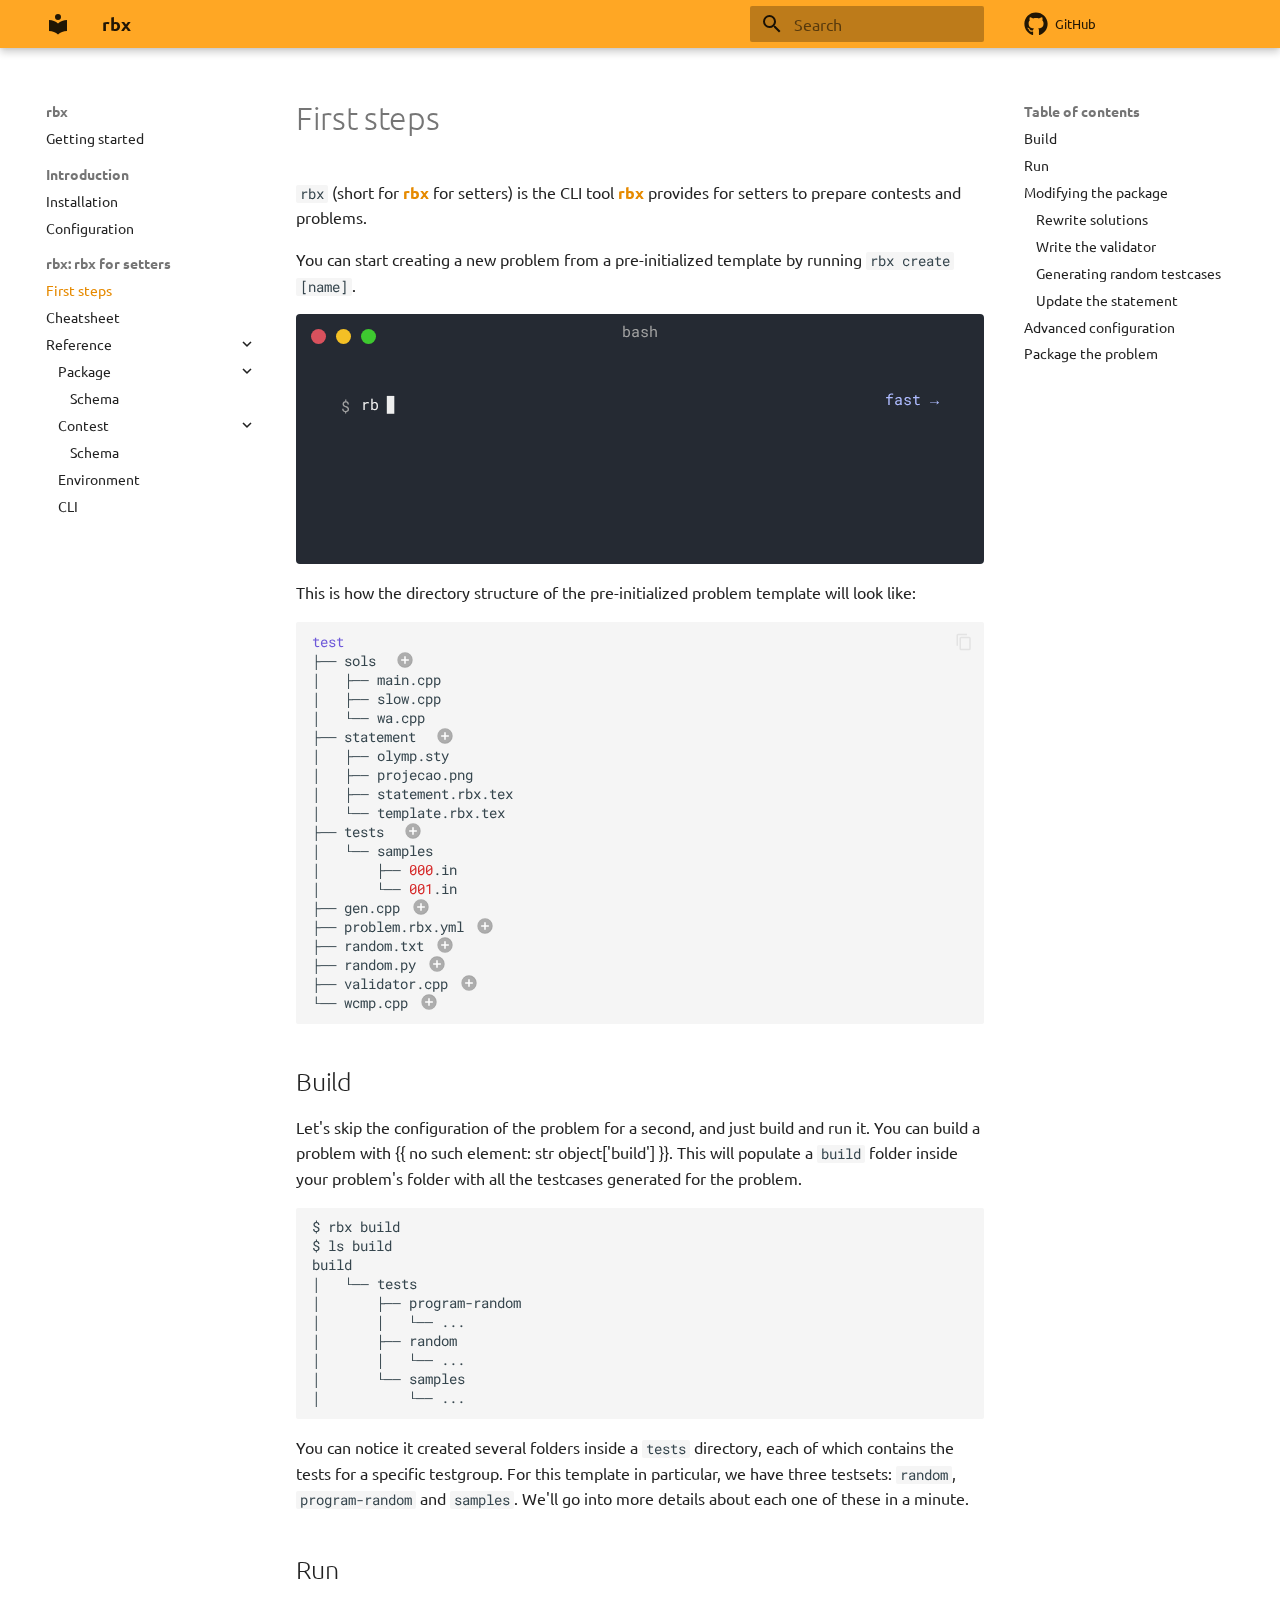
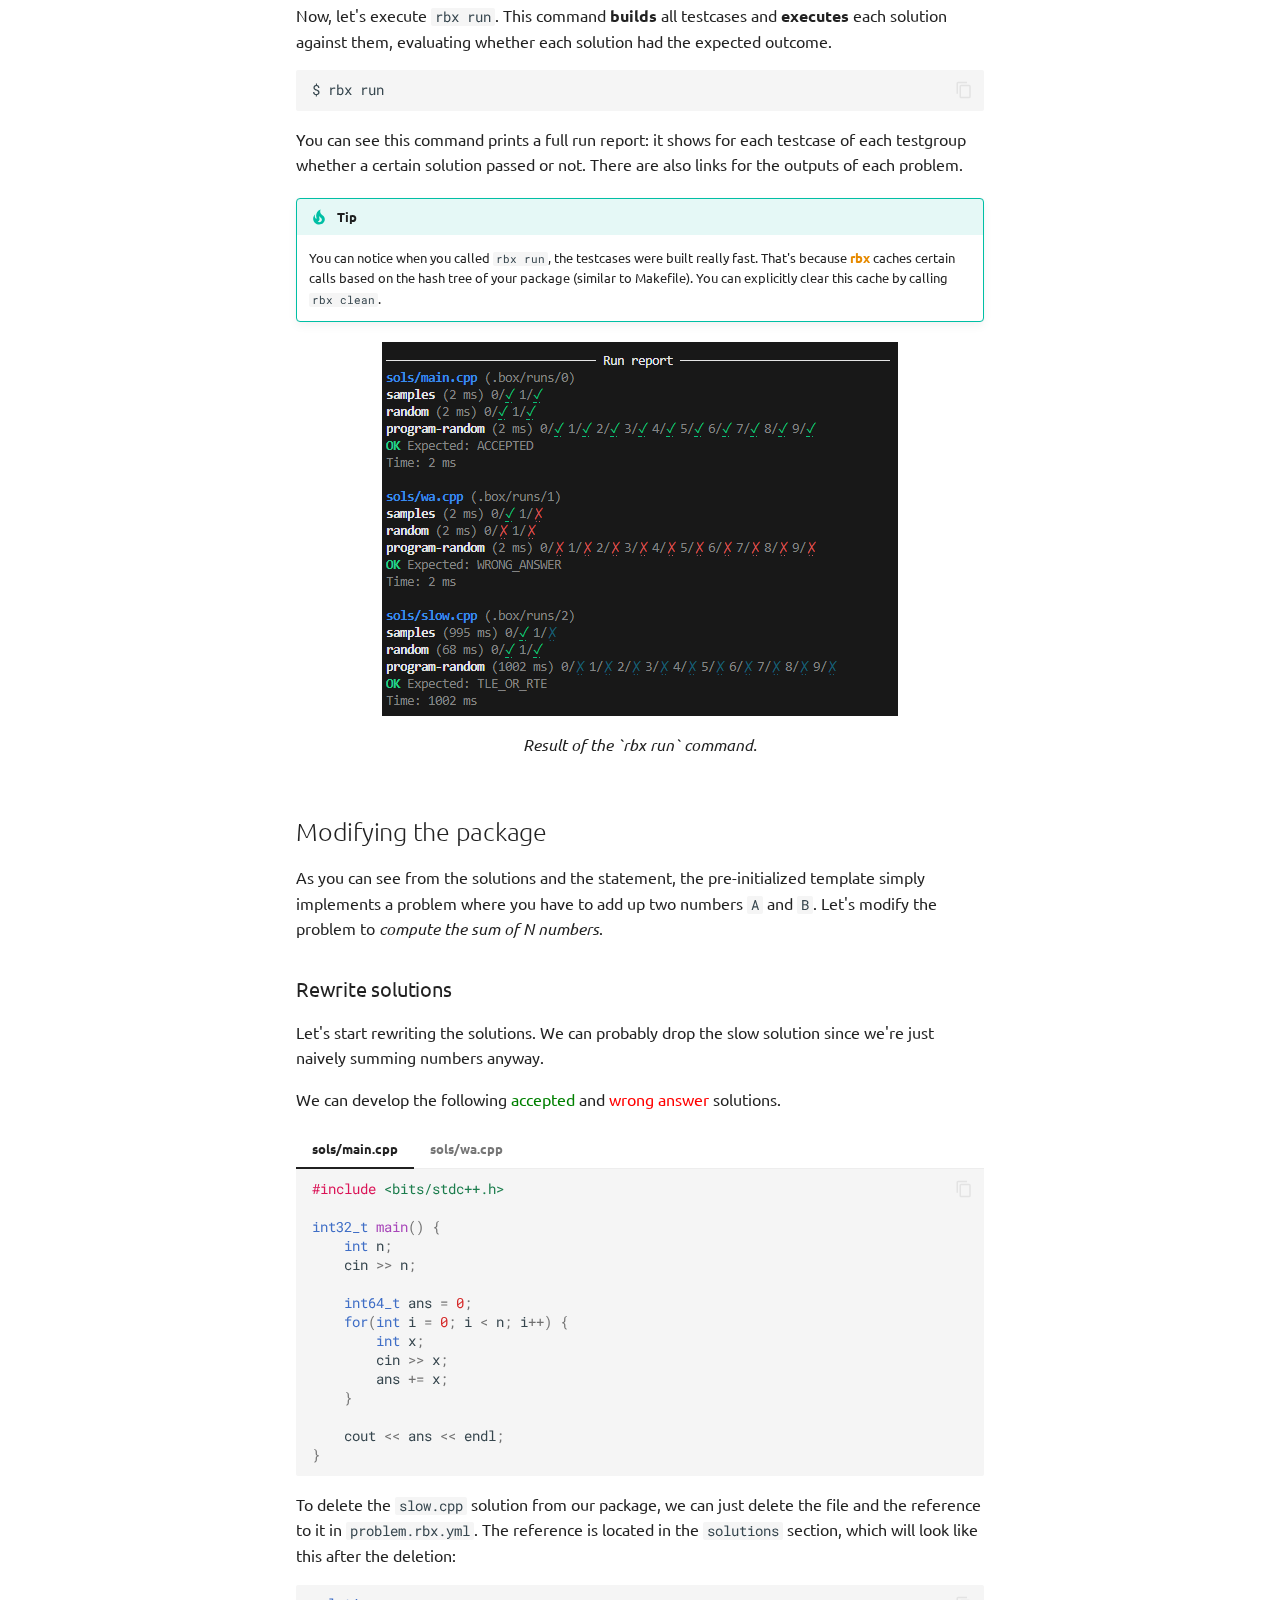
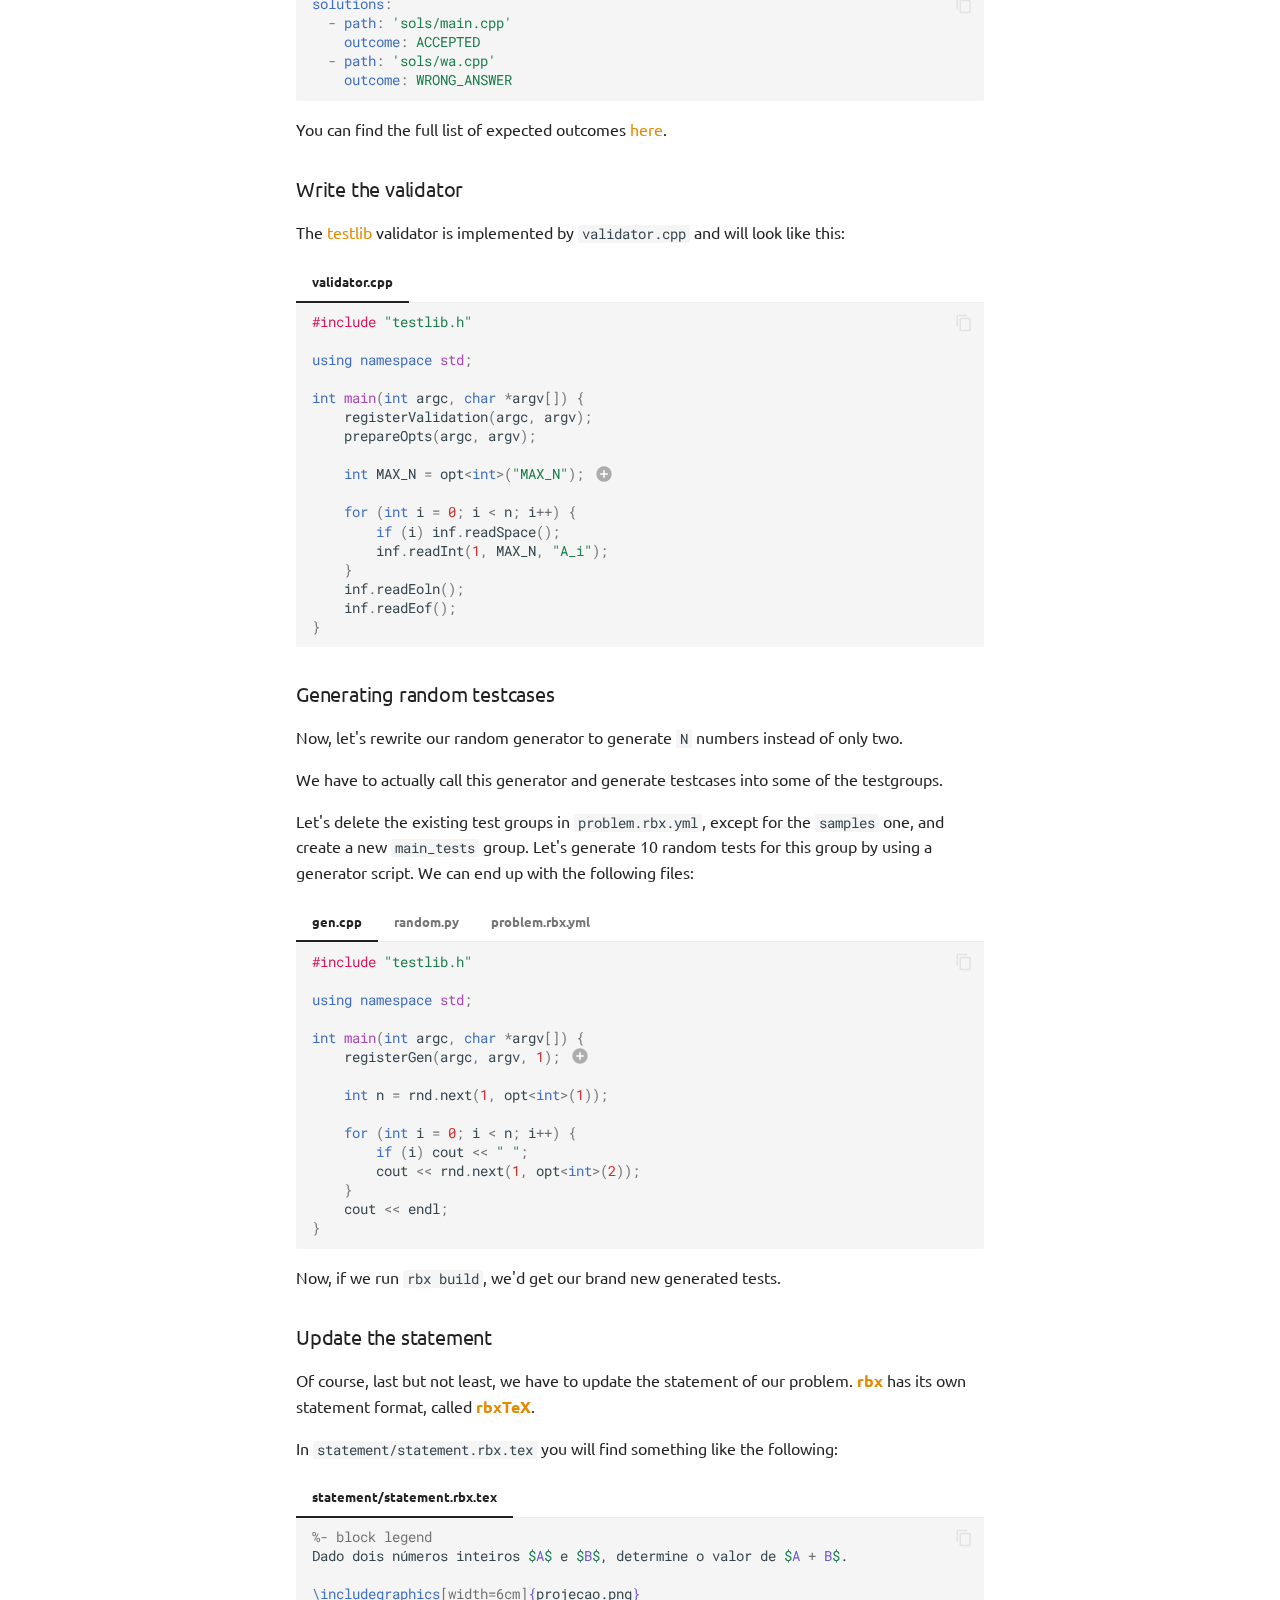
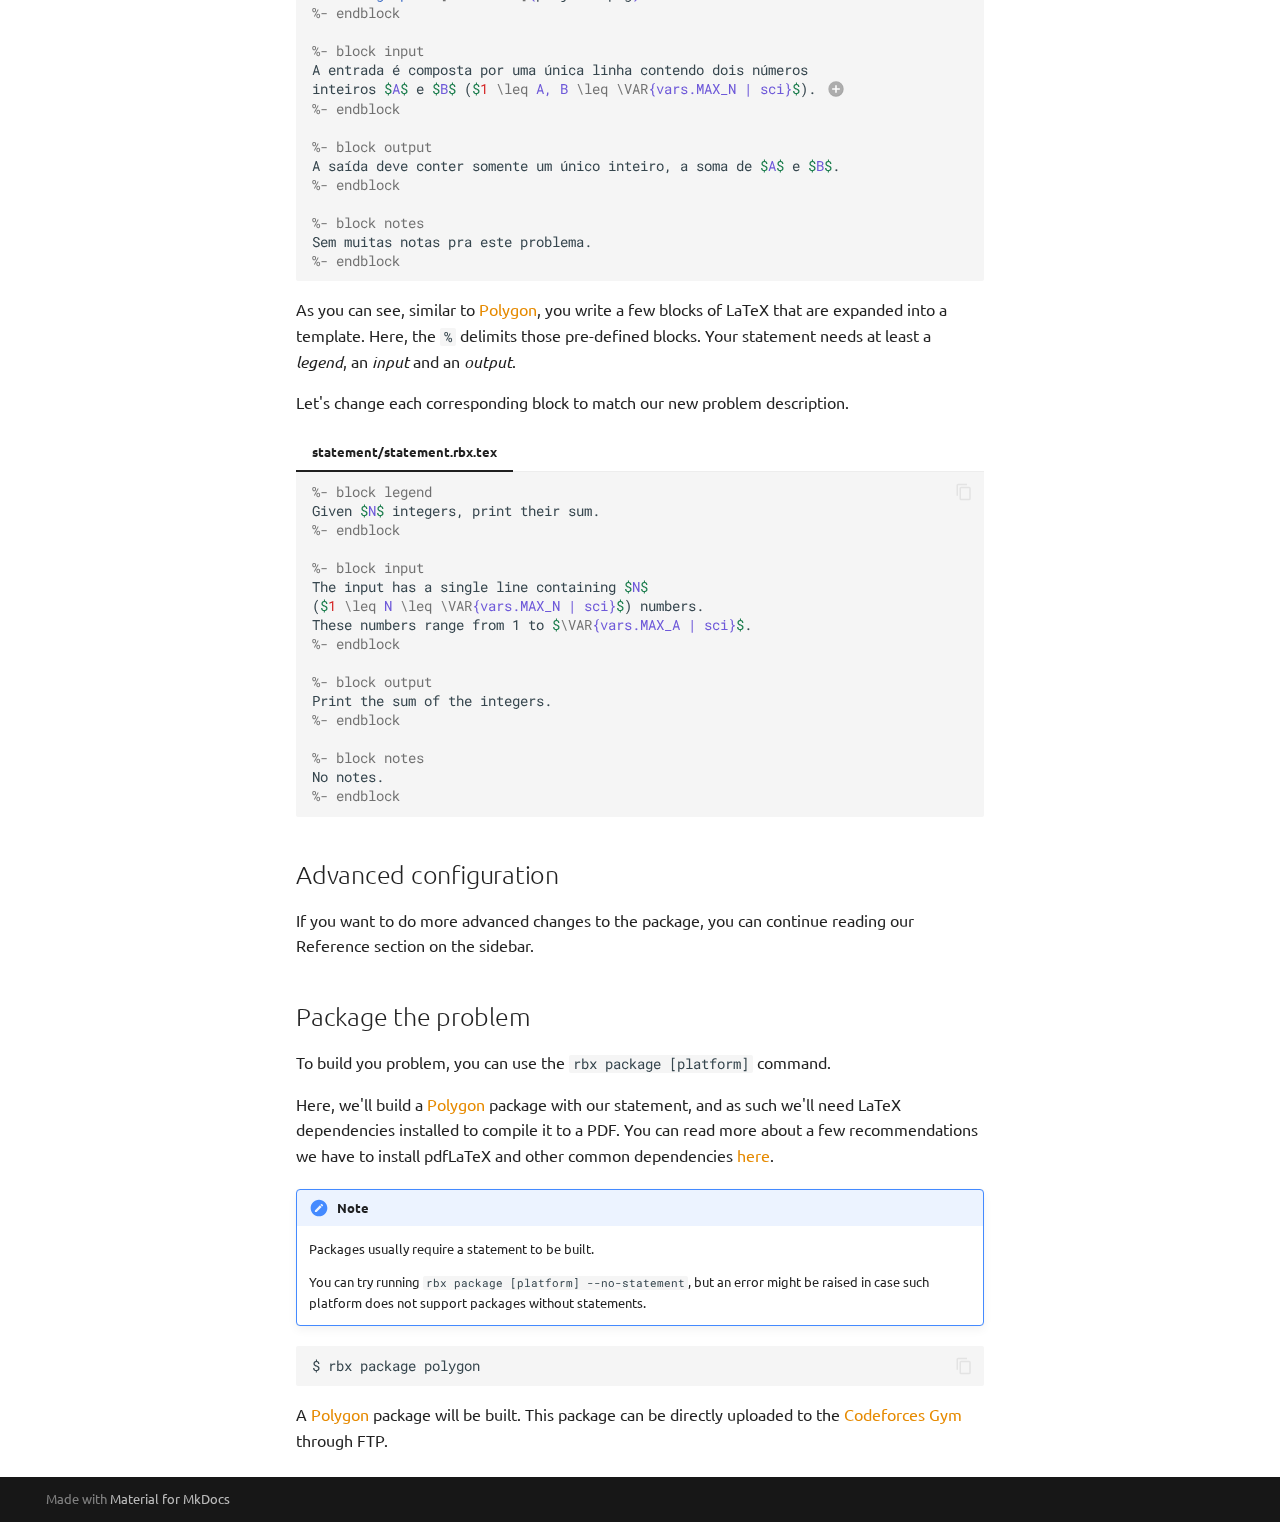
<file: setters/first-steps/index.html>
<!doctype html>
<html lang="en" class="no-js">
  <head>
    
      <meta charset="utf-8">
      <meta name="viewport" content="width=device-width,initial-scale=1">
      
      
      
      
        <link rel="prev" href="../../intro/configuration/">
      
      
        <link rel="next" href="../cheatsheet/">
      
      
      <link rel="icon" href="../../assets/images/favicon.png">
      <meta name="generator" content="mkdocs-1.6.1, mkdocs-material-9.6.1">
    
    
      
        <title>First steps - rbx</title>
      
    
    
      <link rel="stylesheet" href="../../assets/stylesheets/main.a40c8224.min.css">
      
        
        <link rel="stylesheet" href="../../assets/stylesheets/palette.06af60db.min.css">
      
      


    
    
      
    
    
      
        
        
        <link rel="preconnect" href="https://fonts.gstatic.com" crossorigin>
        <link rel="stylesheet" href="https://fonts.googleapis.com/css?family=Ubuntu:300,300i,400,400i,700,700i%7CRoboto+Mono:400,400i,700,700i&display=fallback">
        <style>:root{--md-text-font:"Ubuntu";--md-code-font:"Roboto Mono"}</style>
      
    
    
      <link rel="stylesheet" href="../../assets/_mkdocstrings.css">
    
      <link rel="stylesheet" href="../../extra.css">
    
      <link rel="stylesheet" href="../../termynal.css">
    
    <script>__md_scope=new URL("../..",location),__md_hash=e=>[...e].reduce(((e,_)=>(e<<5)-e+_.charCodeAt(0)),0),__md_get=(e,_=localStorage,t=__md_scope)=>JSON.parse(_.getItem(t.pathname+"."+e)),__md_set=(e,_,t=localStorage,a=__md_scope)=>{try{t.setItem(a.pathname+"."+e,JSON.stringify(_))}catch(e){}}</script>
    
      

    
    
    
  </head>
  
  
    
    
    
    
    
    <body dir="ltr" data-md-color-scheme="default" data-md-color-primary="orange" data-md-color-accent="indigo">
  
    
    <input class="md-toggle" data-md-toggle="drawer" type="checkbox" id="__drawer" autocomplete="off">
    <input class="md-toggle" data-md-toggle="search" type="checkbox" id="__search" autocomplete="off">
    <label class="md-overlay" for="__drawer"></label>
    <div data-md-component="skip">
      
        
        <a href="#first-steps" class="md-skip">
          Skip to content
        </a>
      
    </div>
    <div data-md-component="announce">
      
    </div>
    
    
      

  

<header class="md-header md-header--shadow" data-md-component="header">
  <nav class="md-header__inner md-grid" aria-label="Header">
    <a href="../.." title="rbx" class="md-header__button md-logo" aria-label="rbx" data-md-component="logo">
      
  
  <svg xmlns="http://www.w3.org/2000/svg" viewBox="0 0 24 24"><path d="M12 8a3 3 0 0 0 3-3 3 3 0 0 0-3-3 3 3 0 0 0-3 3 3 3 0 0 0 3 3m0 3.54C9.64 9.35 6.5 8 3 8v11c3.5 0 6.64 1.35 9 3.54 2.36-2.19 5.5-3.54 9-3.54V8c-3.5 0-6.64 1.35-9 3.54"/></svg>

    </a>
    <label class="md-header__button md-icon" for="__drawer">
      
      <svg xmlns="http://www.w3.org/2000/svg" viewBox="0 0 24 24"><path d="M3 6h18v2H3zm0 5h18v2H3zm0 5h18v2H3z"/></svg>
    </label>
    <div class="md-header__title" data-md-component="header-title">
      <div class="md-header__ellipsis">
        <div class="md-header__topic">
          <span class="md-ellipsis">
            rbx
          </span>
        </div>
        <div class="md-header__topic" data-md-component="header-topic">
          <span class="md-ellipsis">
            
              First steps
            
          </span>
        </div>
      </div>
    </div>
    
      
    
    
    
    
      <label class="md-header__button md-icon" for="__search">
        
        <svg xmlns="http://www.w3.org/2000/svg" viewBox="0 0 24 24"><path d="M9.5 3A6.5 6.5 0 0 1 16 9.5c0 1.61-.59 3.09-1.56 4.23l.27.27h.79l5 5-1.5 1.5-5-5v-.79l-.27-.27A6.52 6.52 0 0 1 9.5 16 6.5 6.5 0 0 1 3 9.5 6.5 6.5 0 0 1 9.5 3m0 2C7 5 5 7 5 9.5S7 14 9.5 14 14 12 14 9.5 12 5 9.5 5"/></svg>
      </label>
      <div class="md-search" data-md-component="search" role="dialog">
  <label class="md-search__overlay" for="__search"></label>
  <div class="md-search__inner" role="search">
    <form class="md-search__form" name="search">
      <input type="text" class="md-search__input" name="query" aria-label="Search" placeholder="Search" autocapitalize="off" autocorrect="off" autocomplete="off" spellcheck="false" data-md-component="search-query" required>
      <label class="md-search__icon md-icon" for="__search">
        
        <svg xmlns="http://www.w3.org/2000/svg" viewBox="0 0 24 24"><path d="M9.5 3A6.5 6.5 0 0 1 16 9.5c0 1.61-.59 3.09-1.56 4.23l.27.27h.79l5 5-1.5 1.5-5-5v-.79l-.27-.27A6.52 6.52 0 0 1 9.5 16 6.5 6.5 0 0 1 3 9.5 6.5 6.5 0 0 1 9.5 3m0 2C7 5 5 7 5 9.5S7 14 9.5 14 14 12 14 9.5 12 5 9.5 5"/></svg>
        
        <svg xmlns="http://www.w3.org/2000/svg" viewBox="0 0 24 24"><path d="M20 11v2H8l5.5 5.5-1.42 1.42L4.16 12l7.92-7.92L13.5 5.5 8 11z"/></svg>
      </label>
      <nav class="md-search__options" aria-label="Search">
        
        <button type="reset" class="md-search__icon md-icon" title="Clear" aria-label="Clear" tabindex="-1">
          
          <svg xmlns="http://www.w3.org/2000/svg" viewBox="0 0 24 24"><path d="M19 6.41 17.59 5 12 10.59 6.41 5 5 6.41 10.59 12 5 17.59 6.41 19 12 13.41 17.59 19 19 17.59 13.41 12z"/></svg>
        </button>
      </nav>
      
        <div class="md-search__suggest" data-md-component="search-suggest"></div>
      
    </form>
    <div class="md-search__output">
      <div class="md-search__scrollwrap" tabindex="0" data-md-scrollfix>
        <div class="md-search-result" data-md-component="search-result">
          <div class="md-search-result__meta">
            Initializing search
          </div>
          <ol class="md-search-result__list" role="presentation"></ol>
        </div>
      </div>
    </div>
  </div>
</div>
    
    
      <div class="md-header__source">
        <a href="https://github.com/rsalesc/rbx" title="Go to repository" class="md-source" data-md-component="source">
  <div class="md-source__icon md-icon">
    
    <svg xmlns="http://www.w3.org/2000/svg" viewBox="0 0 496 512"><!--! Font Awesome Free 6.7.2 by @fontawesome - https://fontawesome.com License - https://fontawesome.com/license/free (Icons: CC BY 4.0, Fonts: SIL OFL 1.1, Code: MIT License) Copyright 2024 Fonticons, Inc.--><path d="M165.9 397.4c0 2-2.3 3.6-5.2 3.6-3.3.3-5.6-1.3-5.6-3.6 0-2 2.3-3.6 5.2-3.6 3-.3 5.6 1.3 5.6 3.6m-31.1-4.5c-.7 2 1.3 4.3 4.3 4.9 2.6 1 5.6 0 6.2-2s-1.3-4.3-4.3-5.2c-2.6-.7-5.5.3-6.2 2.3m44.2-1.7c-2.9.7-4.9 2.6-4.6 4.9.3 2 2.9 3.3 5.9 2.6 2.9-.7 4.9-2.6 4.6-4.6-.3-1.9-3-3.2-5.9-2.9M244.8 8C106.1 8 0 113.3 0 252c0 110.9 69.8 205.8 169.5 239.2 12.8 2.3 17.3-5.6 17.3-12.1 0-6.2-.3-40.4-.3-61.4 0 0-70 15-84.7-29.8 0 0-11.4-29.1-27.8-36.6 0 0-22.9-15.7 1.6-15.4 0 0 24.9 2 38.6 25.8 21.9 38.6 58.6 27.5 72.9 20.9 2.3-16 8.8-27.1 16-33.7-55.9-6.2-112.3-14.3-112.3-110.5 0-27.5 7.6-41.3 23.6-58.9-2.6-6.5-11.1-33.3 2.6-67.9 20.9-6.5 69 27 69 27 20-5.6 41.5-8.5 62.8-8.5s42.8 2.9 62.8 8.5c0 0 48.1-33.6 69-27 13.7 34.7 5.2 61.4 2.6 67.9 16 17.7 25.8 31.5 25.8 58.9 0 96.5-58.9 104.2-114.8 110.5 9.2 7.9 17 22.9 17 46.4 0 33.7-.3 75.4-.3 83.6 0 6.5 4.6 14.4 17.3 12.1C428.2 457.8 496 362.9 496 252 496 113.3 383.5 8 244.8 8M97.2 352.9c-1.3 1-1 3.3.7 5.2 1.6 1.6 3.9 2.3 5.2 1 1.3-1 1-3.3-.7-5.2-1.6-1.6-3.9-2.3-5.2-1m-10.8-8.1c-.7 1.3.3 2.9 2.3 3.9 1.6 1 3.6.7 4.3-.7.7-1.3-.3-2.9-2.3-3.9-2-.6-3.6-.3-4.3.7m32.4 35.6c-1.6 1.3-1 4.3 1.3 6.2 2.3 2.3 5.2 2.6 6.5 1 1.3-1.3.7-4.3-1.3-6.2-2.2-2.3-5.2-2.6-6.5-1m-11.4-14.7c-1.6 1-1.6 3.6 0 5.9s4.3 3.3 5.6 2.3c1.6-1.3 1.6-3.9 0-6.2-1.4-2.3-4-3.3-5.6-2"/></svg>
  </div>
  <div class="md-source__repository">
    GitHub
  </div>
</a>
      </div>
    
  </nav>
  
</header>
    
    <div class="md-container" data-md-component="container">
      
      
        
          
        
      
      <main class="md-main" data-md-component="main">
        <div class="md-main__inner md-grid">
          
            
              
              <div class="md-sidebar md-sidebar--primary" data-md-component="sidebar" data-md-type="navigation" >
                <div class="md-sidebar__scrollwrap">
                  <div class="md-sidebar__inner">
                    



<nav class="md-nav md-nav--primary" aria-label="Navigation" data-md-level="0">
  <label class="md-nav__title" for="__drawer">
    <a href="../.." title="rbx" class="md-nav__button md-logo" aria-label="rbx" data-md-component="logo">
      
  
  <svg xmlns="http://www.w3.org/2000/svg" viewBox="0 0 24 24"><path d="M12 8a3 3 0 0 0 3-3 3 3 0 0 0-3-3 3 3 0 0 0-3 3 3 3 0 0 0 3 3m0 3.54C9.64 9.35 6.5 8 3 8v11c3.5 0 6.64 1.35 9 3.54 2.36-2.19 5.5-3.54 9-3.54V8c-3.5 0-6.64 1.35-9 3.54"/></svg>

    </a>
    rbx
  </label>
  
    <div class="md-nav__source">
      <a href="https://github.com/rsalesc/rbx" title="Go to repository" class="md-source" data-md-component="source">
  <div class="md-source__icon md-icon">
    
    <svg xmlns="http://www.w3.org/2000/svg" viewBox="0 0 496 512"><!--! Font Awesome Free 6.7.2 by @fontawesome - https://fontawesome.com License - https://fontawesome.com/license/free (Icons: CC BY 4.0, Fonts: SIL OFL 1.1, Code: MIT License) Copyright 2024 Fonticons, Inc.--><path d="M165.9 397.4c0 2-2.3 3.6-5.2 3.6-3.3.3-5.6-1.3-5.6-3.6 0-2 2.3-3.6 5.2-3.6 3-.3 5.6 1.3 5.6 3.6m-31.1-4.5c-.7 2 1.3 4.3 4.3 4.9 2.6 1 5.6 0 6.2-2s-1.3-4.3-4.3-5.2c-2.6-.7-5.5.3-6.2 2.3m44.2-1.7c-2.9.7-4.9 2.6-4.6 4.9.3 2 2.9 3.3 5.9 2.6 2.9-.7 4.9-2.6 4.6-4.6-.3-1.9-3-3.2-5.9-2.9M244.8 8C106.1 8 0 113.3 0 252c0 110.9 69.8 205.8 169.5 239.2 12.8 2.3 17.3-5.6 17.3-12.1 0-6.2-.3-40.4-.3-61.4 0 0-70 15-84.7-29.8 0 0-11.4-29.1-27.8-36.6 0 0-22.9-15.7 1.6-15.4 0 0 24.9 2 38.6 25.8 21.9 38.6 58.6 27.5 72.9 20.9 2.3-16 8.8-27.1 16-33.7-55.9-6.2-112.3-14.3-112.3-110.5 0-27.5 7.6-41.3 23.6-58.9-2.6-6.5-11.1-33.3 2.6-67.9 20.9-6.5 69 27 69 27 20-5.6 41.5-8.5 62.8-8.5s42.8 2.9 62.8 8.5c0 0 48.1-33.6 69-27 13.7 34.7 5.2 61.4 2.6 67.9 16 17.7 25.8 31.5 25.8 58.9 0 96.5-58.9 104.2-114.8 110.5 9.2 7.9 17 22.9 17 46.4 0 33.7-.3 75.4-.3 83.6 0 6.5 4.6 14.4 17.3 12.1C428.2 457.8 496 362.9 496 252 496 113.3 383.5 8 244.8 8M97.2 352.9c-1.3 1-1 3.3.7 5.2 1.6 1.6 3.9 2.3 5.2 1 1.3-1 1-3.3-.7-5.2-1.6-1.6-3.9-2.3-5.2-1m-10.8-8.1c-.7 1.3.3 2.9 2.3 3.9 1.6 1 3.6.7 4.3-.7.7-1.3-.3-2.9-2.3-3.9-2-.6-3.6-.3-4.3.7m32.4 35.6c-1.6 1.3-1 4.3 1.3 6.2 2.3 2.3 5.2 2.6 6.5 1 1.3-1.3.7-4.3-1.3-6.2-2.2-2.3-5.2-2.6-6.5-1m-11.4-14.7c-1.6 1-1.6 3.6 0 5.9s4.3 3.3 5.6 2.3c1.6-1.3 1.6-3.9 0-6.2-1.4-2.3-4-3.3-5.6-2"/></svg>
  </div>
  <div class="md-source__repository">
    GitHub
  </div>
</a>
    </div>
  
  <ul class="md-nav__list" data-md-scrollfix>
    
      
      
  
  
  
  
    <li class="md-nav__item">
      <a href="../.." class="md-nav__link">
        
  
  <span class="md-ellipsis">
    Getting started
    
  </span>
  

      </a>
    </li>
  

    
      
      
  
  
  
  
    
    
      
        
      
        
      
    
    
      
        
        
      
    
    
    <li class="md-nav__item md-nav__item--section md-nav__item--nested">
      
        
        
          
        
        <input class="md-nav__toggle md-toggle md-toggle--indeterminate" type="checkbox" id="__nav_2" >
        
          
          <label class="md-nav__link" for="__nav_2" id="__nav_2_label" tabindex="">
            
  
  <span class="md-ellipsis">
    Introduction
    
  </span>
  

            <span class="md-nav__icon md-icon"></span>
          </label>
        
        <nav class="md-nav" data-md-level="1" aria-labelledby="__nav_2_label" aria-expanded="false">
          <label class="md-nav__title" for="__nav_2">
            <span class="md-nav__icon md-icon"></span>
            Introduction
          </label>
          <ul class="md-nav__list" data-md-scrollfix>
            
              
                
  
  
  
  
    <li class="md-nav__item">
      <a href="../../intro/installation/" class="md-nav__link">
        
  
  <span class="md-ellipsis">
    Installation
    
  </span>
  

      </a>
    </li>
  

              
            
              
                
  
  
  
  
    <li class="md-nav__item">
      <a href="../../intro/configuration/" class="md-nav__link">
        
  
  <span class="md-ellipsis">
    Configuration
    
  </span>
  

      </a>
    </li>
  

              
            
          </ul>
        </nav>
      
    </li>
  

    
      
      
  
  
    
  
  
  
    
    
      
        
      
        
      
        
      
    
    
      
        
        
      
    
    
    <li class="md-nav__item md-nav__item--active md-nav__item--section md-nav__item--nested">
      
        
        
        <input class="md-nav__toggle md-toggle " type="checkbox" id="__nav_3" checked>
        
          
          <label class="md-nav__link" for="__nav_3" id="__nav_3_label" tabindex="">
            
  
  <span class="md-ellipsis">
    rbx: rbx for setters
    
  </span>
  

            <span class="md-nav__icon md-icon"></span>
          </label>
        
        <nav class="md-nav" data-md-level="1" aria-labelledby="__nav_3_label" aria-expanded="true">
          <label class="md-nav__title" for="__nav_3">
            <span class="md-nav__icon md-icon"></span>
            rbx: rbx for setters
          </label>
          <ul class="md-nav__list" data-md-scrollfix>
            
              
                
  
  
    
  
  
  
    <li class="md-nav__item md-nav__item--active">
      
      <input class="md-nav__toggle md-toggle" type="checkbox" id="__toc">
      
      
        
      
      
        <label class="md-nav__link md-nav__link--active" for="__toc">
          
  
  <span class="md-ellipsis">
    First steps
    
  </span>
  

          <span class="md-nav__icon md-icon"></span>
        </label>
      
      <a href="./" class="md-nav__link md-nav__link--active">
        
  
  <span class="md-ellipsis">
    First steps
    
  </span>
  

      </a>
      
        

<nav class="md-nav md-nav--secondary" aria-label="Table of contents">
  
  
  
    
  
  
    <label class="md-nav__title" for="__toc">
      <span class="md-nav__icon md-icon"></span>
      Table of contents
    </label>
    <ul class="md-nav__list" data-md-component="toc" data-md-scrollfix>
      
        <li class="md-nav__item">
  <a href="#build" class="md-nav__link">
    <span class="md-ellipsis">
      Build
    </span>
  </a>
  
</li>
      
        <li class="md-nav__item">
  <a href="#run" class="md-nav__link">
    <span class="md-ellipsis">
      Run
    </span>
  </a>
  
</li>
      
        <li class="md-nav__item">
  <a href="#modifying-the-package" class="md-nav__link">
    <span class="md-ellipsis">
      Modifying the package
    </span>
  </a>
  
    <nav class="md-nav" aria-label="Modifying the package">
      <ul class="md-nav__list">
        
          <li class="md-nav__item">
  <a href="#rewrite-solutions" class="md-nav__link">
    <span class="md-ellipsis">
      Rewrite solutions
    </span>
  </a>
  
</li>
        
          <li class="md-nav__item">
  <a href="#write-the-validator" class="md-nav__link">
    <span class="md-ellipsis">
      Write the validator
    </span>
  </a>
  
</li>
        
          <li class="md-nav__item">
  <a href="#generating-random-testcases" class="md-nav__link">
    <span class="md-ellipsis">
      Generating random testcases
    </span>
  </a>
  
</li>
        
          <li class="md-nav__item">
  <a href="#update-the-statement" class="md-nav__link">
    <span class="md-ellipsis">
      Update the statement
    </span>
  </a>
  
</li>
        
      </ul>
    </nav>
  
</li>
      
        <li class="md-nav__item">
  <a href="#advanced-configuration" class="md-nav__link">
    <span class="md-ellipsis">
      Advanced configuration
    </span>
  </a>
  
</li>
      
        <li class="md-nav__item">
  <a href="#package-the-problem" class="md-nav__link">
    <span class="md-ellipsis">
      Package the problem
    </span>
  </a>
  
</li>
      
    </ul>
  
</nav>
      
    </li>
  

              
            
              
                
  
  
  
  
    <li class="md-nav__item">
      <a href="../cheatsheet/" class="md-nav__link">
        
  
  <span class="md-ellipsis">
    Cheatsheet
    
  </span>
  

      </a>
    </li>
  

              
            
              
                
  
  
  
  
    
    
      
        
      
        
      
        
      
        
      
    
    
      
    
    
    <li class="md-nav__item md-nav__item--nested">
      
        
        
          
        
        <input class="md-nav__toggle md-toggle md-toggle--indeterminate" type="checkbox" id="__nav_3_3" >
        
          
          <label class="md-nav__link" for="__nav_3_3" id="__nav_3_3_label" tabindex="0">
            
  
  <span class="md-ellipsis">
    Reference
    
  </span>
  

            <span class="md-nav__icon md-icon"></span>
          </label>
        
        <nav class="md-nav" data-md-level="2" aria-labelledby="__nav_3_3_label" aria-expanded="false">
          <label class="md-nav__title" for="__nav_3_3">
            <span class="md-nav__icon md-icon"></span>
            Reference
          </label>
          <ul class="md-nav__list" data-md-scrollfix>
            
              
                
  
  
  
  
    
    
      
        
          
        
      
        
      
    
    
      
    
    
    <li class="md-nav__item md-nav__item--nested">
      
        
        
          
        
        <input class="md-nav__toggle md-toggle md-toggle--indeterminate" type="checkbox" id="__nav_3_3_1" >
        
          
          
          <div class="md-nav__link md-nav__container">
            <a href="../reference/package/" class="md-nav__link ">
              
  
  <span class="md-ellipsis">
    Package
    
  </span>
  

            </a>
            
              
              <label class="md-nav__link " for="__nav_3_3_1" id="__nav_3_3_1_label" tabindex="0">
                <span class="md-nav__icon md-icon"></span>
              </label>
            
          </div>
        
        <nav class="md-nav" data-md-level="3" aria-labelledby="__nav_3_3_1_label" aria-expanded="false">
          <label class="md-nav__title" for="__nav_3_3_1">
            <span class="md-nav__icon md-icon"></span>
            Package
          </label>
          <ul class="md-nav__list" data-md-scrollfix>
            
              
            
              
                
  
  
  
  
    <li class="md-nav__item">
      <a href="../reference/package/schema/" class="md-nav__link">
        
  
  <span class="md-ellipsis">
    Schema
    
  </span>
  

      </a>
    </li>
  

              
            
          </ul>
        </nav>
      
    </li>
  

              
            
              
                
  
  
  
  
    
    
      
        
          
        
      
        
      
    
    
      
    
    
    <li class="md-nav__item md-nav__item--nested">
      
        
        
          
        
        <input class="md-nav__toggle md-toggle md-toggle--indeterminate" type="checkbox" id="__nav_3_3_2" >
        
          
          
          <div class="md-nav__link md-nav__container">
            <a href="../reference/contest/" class="md-nav__link ">
              
  
  <span class="md-ellipsis">
    Contest
    
  </span>
  

            </a>
            
              
              <label class="md-nav__link " for="__nav_3_3_2" id="__nav_3_3_2_label" tabindex="0">
                <span class="md-nav__icon md-icon"></span>
              </label>
            
          </div>
        
        <nav class="md-nav" data-md-level="3" aria-labelledby="__nav_3_3_2_label" aria-expanded="false">
          <label class="md-nav__title" for="__nav_3_3_2">
            <span class="md-nav__icon md-icon"></span>
            Contest
          </label>
          <ul class="md-nav__list" data-md-scrollfix>
            
              
            
              
                
  
  
  
  
    <li class="md-nav__item">
      <a href="../reference/contest/schema/" class="md-nav__link">
        
  
  <span class="md-ellipsis">
    Schema
    
  </span>
  

      </a>
    </li>
  

              
            
          </ul>
        </nav>
      
    </li>
  

              
            
              
                
  
  
  
  
    <li class="md-nav__item">
      <a href="../reference/environment/" class="md-nav__link">
        
  
  <span class="md-ellipsis">
    Environment
    
  </span>
  

      </a>
    </li>
  

              
            
              
                
  
  
  
  
    <li class="md-nav__item">
      <a href="../reference/cli/" class="md-nav__link">
        
  
  <span class="md-ellipsis">
    CLI
    
  </span>
  

      </a>
    </li>
  

              
            
          </ul>
        </nav>
      
    </li>
  

              
            
          </ul>
        </nav>
      
    </li>
  

    
  </ul>
</nav>
                  </div>
                </div>
              </div>
            
            
              
              <div class="md-sidebar md-sidebar--secondary" data-md-component="sidebar" data-md-type="toc" >
                <div class="md-sidebar__scrollwrap">
                  <div class="md-sidebar__inner">
                    

<nav class="md-nav md-nav--secondary" aria-label="Table of contents">
  
  
  
    
  
  
    <label class="md-nav__title" for="__toc">
      <span class="md-nav__icon md-icon"></span>
      Table of contents
    </label>
    <ul class="md-nav__list" data-md-component="toc" data-md-scrollfix>
      
        <li class="md-nav__item">
  <a href="#build" class="md-nav__link">
    <span class="md-ellipsis">
      Build
    </span>
  </a>
  
</li>
      
        <li class="md-nav__item">
  <a href="#run" class="md-nav__link">
    <span class="md-ellipsis">
      Run
    </span>
  </a>
  
</li>
      
        <li class="md-nav__item">
  <a href="#modifying-the-package" class="md-nav__link">
    <span class="md-ellipsis">
      Modifying the package
    </span>
  </a>
  
    <nav class="md-nav" aria-label="Modifying the package">
      <ul class="md-nav__list">
        
          <li class="md-nav__item">
  <a href="#rewrite-solutions" class="md-nav__link">
    <span class="md-ellipsis">
      Rewrite solutions
    </span>
  </a>
  
</li>
        
          <li class="md-nav__item">
  <a href="#write-the-validator" class="md-nav__link">
    <span class="md-ellipsis">
      Write the validator
    </span>
  </a>
  
</li>
        
          <li class="md-nav__item">
  <a href="#generating-random-testcases" class="md-nav__link">
    <span class="md-ellipsis">
      Generating random testcases
    </span>
  </a>
  
</li>
        
          <li class="md-nav__item">
  <a href="#update-the-statement" class="md-nav__link">
    <span class="md-ellipsis">
      Update the statement
    </span>
  </a>
  
</li>
        
      </ul>
    </nav>
  
</li>
      
        <li class="md-nav__item">
  <a href="#advanced-configuration" class="md-nav__link">
    <span class="md-ellipsis">
      Advanced configuration
    </span>
  </a>
  
</li>
      
        <li class="md-nav__item">
  <a href="#package-the-problem" class="md-nav__link">
    <span class="md-ellipsis">
      Package the problem
    </span>
  </a>
  
</li>
      
    </ul>
  
</nav>
                  </div>
                </div>
              </div>
            
          
          
            <div class="md-content" data-md-component="content">
              <article class="md-content__inner md-typeset">
                
                  


  
  


<h1 id="first-steps">First steps</h1>
<p><code>rbx</code> (short for <a class="rbx" href="">rbx</a> for setters) is the CLI tool <a class="rbx" href="">rbx</a> provides for setters to prepare contests and problems.</p>
<p>You can start creating a new problem from a pre-initialized template by running <code>rbx create [name]</code>.</p>
<div class="termy" data-termynal data-ty-macos data-ty-title="bash"><span data-ty="input" data-ty-prompt="$">rbx create test</span><span class="termynal-comment" data-ty># This will create a `test` directory under the current</span><span class="termynal-comment" data-ty># working directory with a pre-initialized problem template.</span><span data-ty></span></div>

<p>This is how the directory structure of the pre-initialized problem template will look like:</p>
<div class="language-bash highlight"><pre><span></span><code><span id="__span-0-1"><a id="__codelineno-0-1" name="__codelineno-0-1" href="#__codelineno-0-1"></a><span class="nb">test</span>
</span><span id="__span-0-2"><a id="__codelineno-0-2" name="__codelineno-0-2" href="#__codelineno-0-2"></a>├──<span class="w"> </span>sols<span class="w">  </span><span class="c1"># (1)!</span>
</span><span id="__span-0-3"><a id="__codelineno-0-3" name="__codelineno-0-3" href="#__codelineno-0-3"></a>│<span class="w">   </span>├──<span class="w"> </span>main.cpp
</span><span id="__span-0-4"><a id="__codelineno-0-4" name="__codelineno-0-4" href="#__codelineno-0-4"></a>│<span class="w">   </span>├──<span class="w"> </span>slow.cpp
</span><span id="__span-0-5"><a id="__codelineno-0-5" name="__codelineno-0-5" href="#__codelineno-0-5"></a>│<span class="w">   </span>└──<span class="w"> </span>wa.cpp
</span><span id="__span-0-6"><a id="__codelineno-0-6" name="__codelineno-0-6" href="#__codelineno-0-6"></a>├──<span class="w"> </span>statement<span class="w">  </span><span class="c1"># (2)!</span>
</span><span id="__span-0-7"><a id="__codelineno-0-7" name="__codelineno-0-7" href="#__codelineno-0-7"></a>│<span class="w">   </span>├──<span class="w"> </span>olymp.sty
</span><span id="__span-0-8"><a id="__codelineno-0-8" name="__codelineno-0-8" href="#__codelineno-0-8"></a>│<span class="w">   </span>├──<span class="w"> </span>projecao.png
</span><span id="__span-0-9"><a id="__codelineno-0-9" name="__codelineno-0-9" href="#__codelineno-0-9"></a>│<span class="w">   </span>├──<span class="w"> </span>statement.rbx.tex
</span><span id="__span-0-10"><a id="__codelineno-0-10" name="__codelineno-0-10" href="#__codelineno-0-10"></a>│<span class="w">   </span>└──<span class="w"> </span>template.rbx.tex
</span><span id="__span-0-11"><a id="__codelineno-0-11" name="__codelineno-0-11" href="#__codelineno-0-11"></a>├──<span class="w"> </span>tests<span class="w">  </span><span class="c1"># (3)!</span>
</span><span id="__span-0-12"><a id="__codelineno-0-12" name="__codelineno-0-12" href="#__codelineno-0-12"></a>│<span class="w">   </span>└──<span class="w"> </span>samples
</span><span id="__span-0-13"><a id="__codelineno-0-13" name="__codelineno-0-13" href="#__codelineno-0-13"></a>│<span class="w">       </span>├──<span class="w"> </span><span class="m">000</span>.in
</span><span id="__span-0-14"><a id="__codelineno-0-14" name="__codelineno-0-14" href="#__codelineno-0-14"></a>│<span class="w">       </span>└──<span class="w"> </span><span class="m">001</span>.in
</span><span id="__span-0-15"><a id="__codelineno-0-15" name="__codelineno-0-15" href="#__codelineno-0-15"></a>├──<span class="w"> </span>gen.cpp<span class="w"> </span><span class="c1"># (4)!</span>
</span><span id="__span-0-16"><a id="__codelineno-0-16" name="__codelineno-0-16" href="#__codelineno-0-16"></a>├──<span class="w"> </span>problem.rbx.yml<span class="w"> </span><span class="c1"># (5)!</span>
</span><span id="__span-0-17"><a id="__codelineno-0-17" name="__codelineno-0-17" href="#__codelineno-0-17"></a>├──<span class="w"> </span>random.txt<span class="w"> </span><span class="c1"># (6)!</span>
</span><span id="__span-0-18"><a id="__codelineno-0-18" name="__codelineno-0-18" href="#__codelineno-0-18"></a>├──<span class="w"> </span>random.py<span class="w"> </span><span class="c1"># (7)!</span>
</span><span id="__span-0-19"><a id="__codelineno-0-19" name="__codelineno-0-19" href="#__codelineno-0-19"></a>├──<span class="w"> </span>validator.cpp<span class="w"> </span><span class="c1"># (8)!</span>
</span><span id="__span-0-20"><a id="__codelineno-0-20" name="__codelineno-0-20" href="#__codelineno-0-20"></a>└──<span class="w"> </span>wcmp.cpp<span class="w"> </span><span class="c1"># (9)!</span>
</span></code></pre></div>
<ol>
<li>All solutions for the problem: the correct and the incorrect ones.</li>
<li>All statement-related assets, including the legend of the problem itself
    but also the tex templates and imported graphics.</li>
<li>
<p>Manually defined tests of the problem.</p>
<div class="admonition note">
<p class="admonition-title">Note</p>
<p>Automatically generated tests are not defined by explicit input and output files, but are rather defined by generator entries in the problem configuration.</p>
</div>
</li>
<li>
<p>An example of a <a href="https://github.com/MikeMirzayanov/testlib">testlib</a> generator. In this case, the generator is used to
    generate testcases for two testgroups: <code>random</code> and <code>program-random</code>.</p>
<div class="admonition note">
<p class="admonition-title">Note</p>
<p>A problem can have multiple generators. This one is just an example.</p>
</div>
</li>
<li>
<p>The <a href="https://yaml.org">YAML</a> configuration file for this problem.</p>
</li>
<li>
<p>A generator script for the problem.</p>
<p>Each line of a generator script describes one call to a generator, and a generator script groups all these calls together.</p>
<p>Example:</p>
<div class="language-text highlight"><pre><span></span><code><span id="__span-1-1"><a id="__codelineno-1-1" name="__codelineno-1-1" href="#__codelineno-1-1"></a>gen 123
</span><span id="__span-1-2"><a id="__codelineno-1-2" name="__codelineno-1-2" href="#__codelineno-1-2"></a>gen 456
</span></code></pre></div>
<p>Calls the generator named <code>gen</code> (here in this problem, implemented through <code>gen.cpp</code>) twice, thus generating two testcases.</p>
<p>In this problem, this script is used to generate the testcase group <code>random</code>.</p>
</li>
<li>
<p>A program that outputs a generator script. Pretty similar to <code>random.txt</code>
    above, except that this is a program that prints to the <strong>stdout</strong> a
    generator script, and thus provides more flexibility to the setter.</p>
<p>Example:</p>
<div class="language-python highlight"><pre><span></span><code><span id="__span-2-1"><a id="__codelineno-2-1" name="__codelineno-2-1" href="#__codelineno-2-1"></a><span class="ch">#! /usr/bin/python3</span>
</span><span id="__span-2-2"><a id="__codelineno-2-2" name="__codelineno-2-2" href="#__codelineno-2-2"></a><span class="k">for</span> <span class="n">i</span> <span class="ow">in</span> <span class="nb">range</span><span class="p">(</span><span class="mi">10</span><span class="p">):</span>
</span><span id="__span-2-3"><a id="__codelineno-2-3" name="__codelineno-2-3" href="#__codelineno-2-3"></a>    <span class="nb">print</span><span class="p">(</span><span class="sa">f</span><span class="s1">&#39;gen </span><span class="si">{</span><span class="n">i</span><span class="si">}</span><span class="s1">&#39;</span><span class="p">)</span>
</span></code></pre></div>
<p>This program outputs a generator script that creates 10 testcases with increasing
parameter <code>i</code>.</p>
<p>In this problem, this program is used to generate the testcase group <code>program-random</code>.</p>
</li>
<li>
<p>A <a href="https://github.com/MikeMirzayanov/testlib">testlib</a> validator that checks whether the generated tests are
    in the correct format.</p>
</li>
<li>
<p>A built-in <a href="https://github.com/MikeMirzayanov/testlib">testlib</a> checker that compares tokens of the participant's output
    and the judge's output.</p>
</li>
</ol>
<h2 id="build">Build</h2>
<p>Let's skip the configuration of the problem for a second, and just build and run it. You can build a problem with {{ no such element: str object['build'] }}. This will populate a <code>build</code> folder inside your problem's folder with all the testcases generated for the problem.</p>
<div class="language-bash no-copy highlight"><pre><span></span><code><span id="__span-3-1"><a id="__codelineno-3-1" name="__codelineno-3-1" href="#__codelineno-3-1"></a>$<span class="w"> </span>rbx<span class="w"> </span>build
</span><span id="__span-3-2"><a id="__codelineno-3-2" name="__codelineno-3-2" href="#__codelineno-3-2"></a>$<span class="w"> </span>ls<span class="w"> </span>build
</span><span id="__span-3-3"><a id="__codelineno-3-3" name="__codelineno-3-3" href="#__codelineno-3-3"></a>build
</span><span id="__span-3-4"><a id="__codelineno-3-4" name="__codelineno-3-4" href="#__codelineno-3-4"></a>│<span class="w">   </span>└──<span class="w"> </span>tests
</span><span id="__span-3-5"><a id="__codelineno-3-5" name="__codelineno-3-5" href="#__codelineno-3-5"></a>│<span class="w">       </span>├──<span class="w"> </span>program-random
</span><span id="__span-3-6"><a id="__codelineno-3-6" name="__codelineno-3-6" href="#__codelineno-3-6"></a>│<span class="w">       </span>│<span class="w">   </span>└──<span class="w"> </span>...
</span><span id="__span-3-7"><a id="__codelineno-3-7" name="__codelineno-3-7" href="#__codelineno-3-7"></a>│<span class="w">       </span>├──<span class="w"> </span>random
</span><span id="__span-3-8"><a id="__codelineno-3-8" name="__codelineno-3-8" href="#__codelineno-3-8"></a>│<span class="w">       </span>│<span class="w">   </span>└──<span class="w"> </span>...
</span><span id="__span-3-9"><a id="__codelineno-3-9" name="__codelineno-3-9" href="#__codelineno-3-9"></a>│<span class="w">       </span>└──<span class="w"> </span>samples
</span><span id="__span-3-10"><a id="__codelineno-3-10" name="__codelineno-3-10" href="#__codelineno-3-10"></a>│<span class="w">           </span>└──<span class="w"> </span>...
</span></code></pre></div>
<p>You can notice it created several folders inside a <code>tests</code> directory, each of which contains the tests for a specific testgroup. For this template in particular, we have three testsets: <code>random</code>, <code>program-random</code> and <code>samples</code>. We'll go into more details about each one of these in a minute.</p>
<h2 id="run">Run</h2>
<p>Now, let's execute <code>rbx run</code>. This command <strong>builds</strong> all testcases and <strong>executes</strong> each solution against them, evaluating whether each solution had the expected outcome.</p>
<div class="language-bash highlight"><pre><span></span><code><span id="__span-4-1"><a id="__codelineno-4-1" name="__codelineno-4-1" href="#__codelineno-4-1"></a>$<span class="w"> </span>rbx<span class="w"> </span>run
</span></code></pre></div>
<p>You can see this command prints a full run report: it shows for each testcase of each testgroup whether a certain solution passed or not. There are also links for the outputs of each problem.</p>
<div class="admonition tip">
<p class="admonition-title">Tip</p>
<p>You can notice when you called <code>rbx run</code>, the testcases were built really fast.
That's because <a class="rbx" href="">rbx</a> caches certain calls based on the hash tree of your package
(similar to Makefile). You can explicitly clear this cache by calling <code>rbx clean</code>.</p>
</div>
<figure>
  <img alt="rbx run" src="../rbx_run.png" />
  <figcaption>Result of the `rbx run` command.</figcaption>
</figure>
<h2 id="modifying-the-package">Modifying the package</h2>
<p>As you can see from the solutions and the statement, the pre-initialized template simply implements a problem where you have to add up two numbers <code>A</code> and <code>B</code>. Let's modify the problem to <em>compute the sum of N numbers</em>.</p>
<h3 id="rewrite-solutions">Rewrite solutions</h3>
<p>Let's start rewriting the solutions. We can probably drop the slow solution since we're just naively summing numbers anyway.</p>
<p>We can develop the following <span style="color: green">accepted</span> and <span style="color: red">wrong answer</span> solutions.</p>
<div class="tabbed-set tabbed-alternate" data-tabs="1:2"><input checked="checked" id="__tabbed_1_1" name="__tabbed_1" type="radio" /><input id="__tabbed_1_2" name="__tabbed_1" type="radio" /><div class="tabbed-labels"><label for="__tabbed_1_1">sols/main.cpp</label><label for="__tabbed_1_2">sols/wa.cpp</label></div>
<div class="tabbed-content">
<div class="tabbed-block">
<div class="language-c++ highlight"><pre><span></span><code><span id="__span-5-1"><a id="__codelineno-5-1" name="__codelineno-5-1" href="#__codelineno-5-1"></a><span class="cp">#include</span><span class="w"> </span><span class="cpf">&lt;bits/stdc++.h&gt;</span>
</span><span id="__span-5-2"><a id="__codelineno-5-2" name="__codelineno-5-2" href="#__codelineno-5-2"></a>
</span><span id="__span-5-3"><a id="__codelineno-5-3" name="__codelineno-5-3" href="#__codelineno-5-3"></a><span class="kt">int32_t</span><span class="w"> </span><span class="nf">main</span><span class="p">()</span><span class="w"> </span><span class="p">{</span>
</span><span id="__span-5-4"><a id="__codelineno-5-4" name="__codelineno-5-4" href="#__codelineno-5-4"></a><span class="w">    </span><span class="kt">int</span><span class="w"> </span><span class="n">n</span><span class="p">;</span>
</span><span id="__span-5-5"><a id="__codelineno-5-5" name="__codelineno-5-5" href="#__codelineno-5-5"></a><span class="w">    </span><span class="n">cin</span><span class="w"> </span><span class="o">&gt;&gt;</span><span class="w"> </span><span class="n">n</span><span class="p">;</span>
</span><span id="__span-5-6"><a id="__codelineno-5-6" name="__codelineno-5-6" href="#__codelineno-5-6"></a>
</span><span id="__span-5-7"><a id="__codelineno-5-7" name="__codelineno-5-7" href="#__codelineno-5-7"></a><span class="w">    </span><span class="kt">int64_t</span><span class="w"> </span><span class="n">ans</span><span class="w"> </span><span class="o">=</span><span class="w"> </span><span class="mi">0</span><span class="p">;</span>
</span><span id="__span-5-8"><a id="__codelineno-5-8" name="__codelineno-5-8" href="#__codelineno-5-8"></a><span class="w">    </span><span class="k">for</span><span class="p">(</span><span class="kt">int</span><span class="w"> </span><span class="n">i</span><span class="w"> </span><span class="o">=</span><span class="w"> </span><span class="mi">0</span><span class="p">;</span><span class="w"> </span><span class="n">i</span><span class="w"> </span><span class="o">&lt;</span><span class="w"> </span><span class="n">n</span><span class="p">;</span><span class="w"> </span><span class="n">i</span><span class="o">++</span><span class="p">)</span><span class="w"> </span><span class="p">{</span>
</span><span id="__span-5-9"><a id="__codelineno-5-9" name="__codelineno-5-9" href="#__codelineno-5-9"></a><span class="w">        </span><span class="kt">int</span><span class="w"> </span><span class="n">x</span><span class="p">;</span>
</span><span id="__span-5-10"><a id="__codelineno-5-10" name="__codelineno-5-10" href="#__codelineno-5-10"></a><span class="w">        </span><span class="n">cin</span><span class="w"> </span><span class="o">&gt;&gt;</span><span class="w"> </span><span class="n">x</span><span class="p">;</span>
</span><span id="__span-5-11"><a id="__codelineno-5-11" name="__codelineno-5-11" href="#__codelineno-5-11"></a><span class="w">        </span><span class="n">ans</span><span class="w"> </span><span class="o">+=</span><span class="w"> </span><span class="n">x</span><span class="p">;</span>
</span><span id="__span-5-12"><a id="__codelineno-5-12" name="__codelineno-5-12" href="#__codelineno-5-12"></a><span class="w">    </span><span class="p">}</span>
</span><span id="__span-5-13"><a id="__codelineno-5-13" name="__codelineno-5-13" href="#__codelineno-5-13"></a>
</span><span id="__span-5-14"><a id="__codelineno-5-14" name="__codelineno-5-14" href="#__codelineno-5-14"></a><span class="w">    </span><span class="n">cout</span><span class="w"> </span><span class="o">&lt;&lt;</span><span class="w"> </span><span class="n">ans</span><span class="w"> </span><span class="o">&lt;&lt;</span><span class="w"> </span><span class="n">endl</span><span class="p">;</span>
</span><span id="__span-5-15"><a id="__codelineno-5-15" name="__codelineno-5-15" href="#__codelineno-5-15"></a><span class="p">}</span>
</span></code></pre></div>
</div>
<div class="tabbed-block">
<div class="language-c++ highlight"><pre><span></span><code><span id="__span-6-1"><a id="__codelineno-6-1" name="__codelineno-6-1" href="#__codelineno-6-1"></a><span class="cp">#include</span><span class="w"> </span><span class="cpf">&lt;bits/stdc++.h&gt;</span>
</span><span id="__span-6-2"><a id="__codelineno-6-2" name="__codelineno-6-2" href="#__codelineno-6-2"></a>
</span><span id="__span-6-3"><a id="__codelineno-6-3" name="__codelineno-6-3" href="#__codelineno-6-3"></a><span class="kt">int32_t</span><span class="w"> </span><span class="nf">main</span><span class="p">()</span><span class="w"> </span><span class="p">{</span>
</span><span id="__span-6-4"><a id="__codelineno-6-4" name="__codelineno-6-4" href="#__codelineno-6-4"></a><span class="w">    </span><span class="kt">int</span><span class="w"> </span><span class="n">n</span><span class="p">;</span>
</span><span id="__span-6-5"><a id="__codelineno-6-5" name="__codelineno-6-5" href="#__codelineno-6-5"></a><span class="w">    </span><span class="n">cin</span><span class="w"> </span><span class="o">&gt;&gt;</span><span class="w"> </span><span class="n">n</span><span class="p">;</span>
</span><span id="__span-6-6"><a id="__codelineno-6-6" name="__codelineno-6-6" href="#__codelineno-6-6"></a>
</span><span id="__span-6-7"><a id="__codelineno-6-7" name="__codelineno-6-7" href="#__codelineno-6-7"></a><span class="w">    </span><span class="kt">int32_t</span><span class="w"> </span><span class="n">ans</span><span class="w"> </span><span class="o">=</span><span class="w"> </span><span class="mi">0</span><span class="p">;</span><span class="w"> </span><span class="c1">// int32 overflows!!</span>
</span><span id="__span-6-8"><a id="__codelineno-6-8" name="__codelineno-6-8" href="#__codelineno-6-8"></a><span class="w">    </span><span class="k">for</span><span class="p">(</span><span class="kt">int</span><span class="w"> </span><span class="n">i</span><span class="w"> </span><span class="o">=</span><span class="w"> </span><span class="mi">0</span><span class="p">;</span><span class="w"> </span><span class="n">i</span><span class="w"> </span><span class="o">&lt;</span><span class="w"> </span><span class="n">n</span><span class="p">;</span><span class="w"> </span><span class="n">i</span><span class="o">++</span><span class="p">)</span><span class="w"> </span><span class="p">{</span>
</span><span id="__span-6-9"><a id="__codelineno-6-9" name="__codelineno-6-9" href="#__codelineno-6-9"></a><span class="w">        </span><span class="kt">int</span><span class="w"> </span><span class="n">x</span><span class="p">;</span>
</span><span id="__span-6-10"><a id="__codelineno-6-10" name="__codelineno-6-10" href="#__codelineno-6-10"></a><span class="w">        </span><span class="n">cin</span><span class="w"> </span><span class="o">&gt;&gt;</span><span class="w"> </span><span class="n">x</span><span class="p">;</span>
</span><span id="__span-6-11"><a id="__codelineno-6-11" name="__codelineno-6-11" href="#__codelineno-6-11"></a><span class="w">        </span><span class="n">ans</span><span class="w"> </span><span class="o">+=</span><span class="w"> </span><span class="n">x</span><span class="p">;</span>
</span><span id="__span-6-12"><a id="__codelineno-6-12" name="__codelineno-6-12" href="#__codelineno-6-12"></a><span class="w">    </span><span class="p">}</span>
</span><span id="__span-6-13"><a id="__codelineno-6-13" name="__codelineno-6-13" href="#__codelineno-6-13"></a>
</span><span id="__span-6-14"><a id="__codelineno-6-14" name="__codelineno-6-14" href="#__codelineno-6-14"></a><span class="w">    </span><span class="n">cout</span><span class="w"> </span><span class="o">&lt;&lt;</span><span class="w"> </span><span class="n">ans</span><span class="w"> </span><span class="o">&lt;&lt;</span><span class="w"> </span><span class="n">endl</span><span class="p">;</span>
</span><span id="__span-6-15"><a id="__codelineno-6-15" name="__codelineno-6-15" href="#__codelineno-6-15"></a><span class="p">}</span>
</span></code></pre></div>
</div>
</div>
</div>
<p>To delete the <code>slow.cpp</code> solution from our package, we can just delete the file and the reference to it in <code>problem.rbx.yml</code>. The reference is located in the <code>solutions</code> section, which will look like this after the deletion:</p>
<div class="language-yaml highlight"><pre><span></span><code><span id="__span-7-1"><a id="__codelineno-7-1" name="__codelineno-7-1" href="#__codelineno-7-1"></a><span class="nt">solutions</span><span class="p">:</span>
</span><span id="__span-7-2"><a id="__codelineno-7-2" name="__codelineno-7-2" href="#__codelineno-7-2"></a><span class="w">  </span><span class="p p-Indicator">-</span><span class="w"> </span><span class="nt">path</span><span class="p">:</span><span class="w"> </span><span class="s">&#39;sols/main.cpp&#39;</span>
</span><span id="__span-7-3"><a id="__codelineno-7-3" name="__codelineno-7-3" href="#__codelineno-7-3"></a><span class="w">    </span><span class="nt">outcome</span><span class="p">:</span><span class="w"> </span><span class="l l-Scalar l-Scalar-Plain">ACCEPTED</span>
</span><span id="__span-7-4"><a id="__codelineno-7-4" name="__codelineno-7-4" href="#__codelineno-7-4"></a><span class="w">  </span><span class="p p-Indicator">-</span><span class="w"> </span><span class="nt">path</span><span class="p">:</span><span class="w"> </span><span class="s">&#39;sols/wa.cpp&#39;</span>
</span><span id="__span-7-5"><a id="__codelineno-7-5" name="__codelineno-7-5" href="#__codelineno-7-5"></a><span class="w">    </span><span class="nt">outcome</span><span class="p">:</span><span class="w"> </span><span class="l l-Scalar l-Scalar-Plain">WRONG_ANSWER</span>
</span></code></pre></div>
<p>You can find the full list of expected outcomes <a class="autorefs autorefs-internal" href="../reference/package/schema/#rbx.box.schema.ExpectedOutcome">here</a>.</p>
<h3 id="write-the-validator">Write the validator</h3>
<p>The <a href="https://github.com/MikeMirzayanov/testlib">testlib</a> validator is implemented by <code>validator.cpp</code> and will look like this:</p>
<div class="tabbed-set tabbed-alternate" data-tabs="2:1"><input checked="checked" id="__tabbed_2_1" name="__tabbed_2" type="radio" /><div class="tabbed-labels"><label for="__tabbed_2_1">validator.cpp</label></div>
<div class="tabbed-content">
<div class="tabbed-block">
<div class="language-c++ highlight"><pre><span></span><code><span id="__span-8-1"><a id="__codelineno-8-1" name="__codelineno-8-1" href="#__codelineno-8-1"></a><span class="cp">#include</span><span class="w"> </span><span class="cpf">&quot;testlib.h&quot;</span>
</span><span id="__span-8-2"><a id="__codelineno-8-2" name="__codelineno-8-2" href="#__codelineno-8-2"></a>
</span><span id="__span-8-3"><a id="__codelineno-8-3" name="__codelineno-8-3" href="#__codelineno-8-3"></a><span class="k">using</span><span class="w"> </span><span class="k">namespace</span><span class="w"> </span><span class="nn">std</span><span class="p">;</span>
</span><span id="__span-8-4"><a id="__codelineno-8-4" name="__codelineno-8-4" href="#__codelineno-8-4"></a>
</span><span id="__span-8-5"><a id="__codelineno-8-5" name="__codelineno-8-5" href="#__codelineno-8-5"></a><span class="kt">int</span><span class="w"> </span><span class="nf">main</span><span class="p">(</span><span class="kt">int</span><span class="w"> </span><span class="n">argc</span><span class="p">,</span><span class="w"> </span><span class="kt">char</span><span class="w"> </span><span class="o">*</span><span class="n">argv</span><span class="p">[])</span><span class="w"> </span><span class="p">{</span>
</span><span id="__span-8-6"><a id="__codelineno-8-6" name="__codelineno-8-6" href="#__codelineno-8-6"></a><span class="w">    </span><span class="n">registerValidation</span><span class="p">(</span><span class="n">argc</span><span class="p">,</span><span class="w"> </span><span class="n">argv</span><span class="p">);</span>
</span><span id="__span-8-7"><a id="__codelineno-8-7" name="__codelineno-8-7" href="#__codelineno-8-7"></a><span class="w">    </span><span class="n">prepareOpts</span><span class="p">(</span><span class="n">argc</span><span class="p">,</span><span class="w"> </span><span class="n">argv</span><span class="p">);</span>
</span><span id="__span-8-8"><a id="__codelineno-8-8" name="__codelineno-8-8" href="#__codelineno-8-8"></a>
</span><span id="__span-8-9"><a id="__codelineno-8-9" name="__codelineno-8-9" href="#__codelineno-8-9"></a><span class="w">    </span><span class="kt">int</span><span class="w"> </span><span class="n">MAX_N</span><span class="w"> </span><span class="o">=</span><span class="w"> </span><span class="n">opt</span><span class="o">&lt;</span><span class="kt">int</span><span class="o">&gt;</span><span class="p">(</span><span class="s">&quot;MAX_N&quot;</span><span class="p">);</span><span class="w"> </span><span class="c1">// (1)!</span>
</span><span id="__span-8-10"><a id="__codelineno-8-10" name="__codelineno-8-10" href="#__codelineno-8-10"></a>
</span><span id="__span-8-11"><a id="__codelineno-8-11" name="__codelineno-8-11" href="#__codelineno-8-11"></a><span class="w">    </span><span class="k">for</span><span class="w"> </span><span class="p">(</span><span class="kt">int</span><span class="w"> </span><span class="n">i</span><span class="w"> </span><span class="o">=</span><span class="w"> </span><span class="mi">0</span><span class="p">;</span><span class="w"> </span><span class="n">i</span><span class="w"> </span><span class="o">&lt;</span><span class="w"> </span><span class="n">n</span><span class="p">;</span><span class="w"> </span><span class="n">i</span><span class="o">++</span><span class="p">)</span><span class="w"> </span><span class="p">{</span>
</span><span id="__span-8-12"><a id="__codelineno-8-12" name="__codelineno-8-12" href="#__codelineno-8-12"></a><span class="w">        </span><span class="k">if</span><span class="w"> </span><span class="p">(</span><span class="n">i</span><span class="p">)</span><span class="w"> </span><span class="n">inf</span><span class="p">.</span><span class="n">readSpace</span><span class="p">();</span>
</span><span id="__span-8-13"><a id="__codelineno-8-13" name="__codelineno-8-13" href="#__codelineno-8-13"></a><span class="w">        </span><span class="n">inf</span><span class="p">.</span><span class="n">readInt</span><span class="p">(</span><span class="mi">1</span><span class="p">,</span><span class="w"> </span><span class="n">MAX_N</span><span class="p">,</span><span class="w"> </span><span class="s">&quot;A_i&quot;</span><span class="p">);</span>
</span><span id="__span-8-14"><a id="__codelineno-8-14" name="__codelineno-8-14" href="#__codelineno-8-14"></a><span class="w">    </span><span class="p">}</span>
</span><span id="__span-8-15"><a id="__codelineno-8-15" name="__codelineno-8-15" href="#__codelineno-8-15"></a><span class="w">    </span><span class="n">inf</span><span class="p">.</span><span class="n">readEoln</span><span class="p">();</span>
</span><span id="__span-8-16"><a id="__codelineno-8-16" name="__codelineno-8-16" href="#__codelineno-8-16"></a><span class="w">    </span><span class="n">inf</span><span class="p">.</span><span class="n">readEof</span><span class="p">();</span>
</span><span id="__span-8-17"><a id="__codelineno-8-17" name="__codelineno-8-17" href="#__codelineno-8-17"></a><span class="p">}</span>
</span></code></pre></div>
<ol>
<li><code>MAX_N</code> is a variable defined in <code>problem.rbx.yaml</code> that is accessible
    in the validator. It allows you to change the constraints of the problem,
    and instantly replicate the change in validators and statements.</li>
</ol>
</div>
</div>
</div>
<h3 id="generating-random-testcases">Generating random testcases</h3>
<p>Now, let's rewrite our random generator to generate <code>N</code> numbers instead of only two.</p>
<p>We have to actually call this generator and generate testcases into some of the testgroups.</p>
<p>Let's delete the existing test groups in <code>problem.rbx.yml</code>, except for the <code>samples</code> one, and create a new <code>main_tests</code> group. Let's generate 10 random tests for this group by using a generator script. We can end up with the following files:</p>
<div class="tabbed-set tabbed-alternate" data-tabs="3:3"><input checked="checked" id="__tabbed_3_1" name="__tabbed_3" type="radio" /><input id="__tabbed_3_2" name="__tabbed_3" type="radio" /><input id="__tabbed_3_3" name="__tabbed_3" type="radio" /><div class="tabbed-labels"><label for="__tabbed_3_1">gen.cpp</label><label for="__tabbed_3_2">random.py</label><label for="__tabbed_3_3">problem.rbx.yml</label></div>
<div class="tabbed-content">
<div class="tabbed-block">
<div class="language-c++ highlight"><pre><span></span><code><span id="__span-9-1"><a id="__codelineno-9-1" name="__codelineno-9-1" href="#__codelineno-9-1"></a><span class="cp">#include</span><span class="w"> </span><span class="cpf">&quot;testlib.h&quot;</span>
</span><span id="__span-9-2"><a id="__codelineno-9-2" name="__codelineno-9-2" href="#__codelineno-9-2"></a>
</span><span id="__span-9-3"><a id="__codelineno-9-3" name="__codelineno-9-3" href="#__codelineno-9-3"></a><span class="k">using</span><span class="w"> </span><span class="k">namespace</span><span class="w"> </span><span class="nn">std</span><span class="p">;</span>
</span><span id="__span-9-4"><a id="__codelineno-9-4" name="__codelineno-9-4" href="#__codelineno-9-4"></a>
</span><span id="__span-9-5"><a id="__codelineno-9-5" name="__codelineno-9-5" href="#__codelineno-9-5"></a><span class="kt">int</span><span class="w"> </span><span class="nf">main</span><span class="p">(</span><span class="kt">int</span><span class="w"> </span><span class="n">argc</span><span class="p">,</span><span class="w"> </span><span class="kt">char</span><span class="w"> </span><span class="o">*</span><span class="n">argv</span><span class="p">[])</span><span class="w"> </span><span class="p">{</span>
</span><span id="__span-9-6"><a id="__codelineno-9-6" name="__codelineno-9-6" href="#__codelineno-9-6"></a><span class="w">    </span><span class="n">registerGen</span><span class="p">(</span><span class="n">argc</span><span class="p">,</span><span class="w"> </span><span class="n">argv</span><span class="p">,</span><span class="w"> </span><span class="mi">1</span><span class="p">);</span><span class="w"> </span><span class="c1">// (1)!</span>
</span><span id="__span-9-7"><a id="__codelineno-9-7" name="__codelineno-9-7" href="#__codelineno-9-7"></a>
</span><span id="__span-9-8"><a id="__codelineno-9-8" name="__codelineno-9-8" href="#__codelineno-9-8"></a><span class="w">    </span><span class="kt">int</span><span class="w"> </span><span class="n">n</span><span class="w"> </span><span class="o">=</span><span class="w"> </span><span class="n">rnd</span><span class="p">.</span><span class="n">next</span><span class="p">(</span><span class="mi">1</span><span class="p">,</span><span class="w"> </span><span class="n">opt</span><span class="o">&lt;</span><span class="kt">int</span><span class="o">&gt;</span><span class="p">(</span><span class="mi">1</span><span class="p">));</span>
</span><span id="__span-9-9"><a id="__codelineno-9-9" name="__codelineno-9-9" href="#__codelineno-9-9"></a>
</span><span id="__span-9-10"><a id="__codelineno-9-10" name="__codelineno-9-10" href="#__codelineno-9-10"></a><span class="w">    </span><span class="k">for</span><span class="w"> </span><span class="p">(</span><span class="kt">int</span><span class="w"> </span><span class="n">i</span><span class="w"> </span><span class="o">=</span><span class="w"> </span><span class="mi">0</span><span class="p">;</span><span class="w"> </span><span class="n">i</span><span class="w"> </span><span class="o">&lt;</span><span class="w"> </span><span class="n">n</span><span class="p">;</span><span class="w"> </span><span class="n">i</span><span class="o">++</span><span class="p">)</span><span class="w"> </span><span class="p">{</span>
</span><span id="__span-9-11"><a id="__codelineno-9-11" name="__codelineno-9-11" href="#__codelineno-9-11"></a><span class="w">        </span><span class="k">if</span><span class="w"> </span><span class="p">(</span><span class="n">i</span><span class="p">)</span><span class="w"> </span><span class="n">cout</span><span class="w"> </span><span class="o">&lt;&lt;</span><span class="w"> </span><span class="s">&quot; &quot;</span><span class="p">;</span>
</span><span id="__span-9-12"><a id="__codelineno-9-12" name="__codelineno-9-12" href="#__codelineno-9-12"></a><span class="w">        </span><span class="n">cout</span><span class="w"> </span><span class="o">&lt;&lt;</span><span class="w"> </span><span class="n">rnd</span><span class="p">.</span><span class="n">next</span><span class="p">(</span><span class="mi">1</span><span class="p">,</span><span class="w"> </span><span class="n">opt</span><span class="o">&lt;</span><span class="kt">int</span><span class="o">&gt;</span><span class="p">(</span><span class="mi">2</span><span class="p">));</span>
</span><span id="__span-9-13"><a id="__codelineno-9-13" name="__codelineno-9-13" href="#__codelineno-9-13"></a><span class="w">    </span><span class="p">}</span>
</span><span id="__span-9-14"><a id="__codelineno-9-14" name="__codelineno-9-14" href="#__codelineno-9-14"></a><span class="w">    </span><span class="n">cout</span><span class="w"> </span><span class="o">&lt;&lt;</span><span class="w"> </span><span class="n">endl</span><span class="p">;</span>
</span><span id="__span-9-15"><a id="__codelineno-9-15" name="__codelineno-9-15" href="#__codelineno-9-15"></a><span class="p">}</span>
</span></code></pre></div>
<ol>
<li>The generator now receive two parameters <code>MAX_N</code> (accessed through <code class="language-c++ highlight"><span class="n">opt</span><span class="o">&lt;</span><span class="kt">int</span><span class="o">&gt;</span><span class="p">(</span><span class="mi">1</span><span class="p">)</span></code>) and <code>MAX_A</code> (accessed through <code class="language-c++ highlight"><span class="n">opt</span><span class="o">&lt;</span><span class="kt">int</span><span class="o">&gt;</span><span class="p">(</span><span class="mi">2</span><span class="p">)</span></code>).</li>
</ol>
</div>
<div class="tabbed-block">
<div class="language-python highlight"><pre><span></span><code><span id="__span-10-1"><a id="__codelineno-10-1" name="__codelineno-10-1" href="#__codelineno-10-1"></a><span class="k">for</span> <span class="n">i</span> <span class="ow">in</span> <span class="nb">range</span><span class="p">(</span><span class="mi">10</span><span class="p">):</span>
</span><span id="__span-10-2"><a id="__codelineno-10-2" name="__codelineno-10-2" href="#__codelineno-10-2"></a>    <span class="nb">print</span><span class="p">(</span><span class="sa">f</span><span class="s1">&#39;gen 1000 1000000000 </span><span class="si">{</span><span class="n">i</span><span class="si">}</span><span class="s1">&#39;</span><span class="p">)</span> <span class="c1"># (1)!</span>
</span></code></pre></div>
<ol>
<li>
<p>This line defines 10 random calls to the generator <code>gen</code>, 
    which will in turn generate testcases with <code>N</code> randomly varying
    from 1 to 1000 and the numbers to be added varying from 1 to <code>1e9</code>.</p>
<div class="admonition tip">
<p class="admonition-title">Tip</p>
<p>Notice the trailing <code>{i}</code> being printed in every generator script line.
That's because <a href="https://github.com/MikeMirzayanov/testlib">testlib</a> rng seed is initialized from the <code>argv</code> given to
the generator.</p>
<p>Thus generators are reproducible: if we called <code>gen 1000</code> 10 times, we
would always get the same result. By appending an extra variable <code>{i}</code>,
we introduce randomness to the tests.</p>
</div>
</li>
</ol>
</div>
<div class="tabbed-block">
<div class="language-yaml highlight"><pre><span></span><code><span id="__span-11-1"><a id="__codelineno-11-1" name="__codelineno-11-1" href="#__codelineno-11-1"></a><span class="c1"># Testcases section would look like:</span>
</span><span id="__span-11-2"><a id="__codelineno-11-2" name="__codelineno-11-2" href="#__codelineno-11-2"></a>
</span><span id="__span-11-3"><a id="__codelineno-11-3" name="__codelineno-11-3" href="#__codelineno-11-3"></a><span class="nt">testcases</span><span class="p">:</span>
</span><span id="__span-11-4"><a id="__codelineno-11-4" name="__codelineno-11-4" href="#__codelineno-11-4"></a><span class="p p-Indicator">-</span><span class="w"> </span><span class="nt">name</span><span class="p">:</span><span class="w"> </span><span class="s">&#39;samples&#39;</span>
</span><span id="__span-11-5"><a id="__codelineno-11-5" name="__codelineno-11-5" href="#__codelineno-11-5"></a><span class="w">    </span><span class="nt">testcaseGlob</span><span class="p">:</span><span class="w"> </span><span class="s">&#39;tests/samples/*.in&#39;</span>
</span><span id="__span-11-6"><a id="__codelineno-11-6" name="__codelineno-11-6" href="#__codelineno-11-6"></a><span class="p p-Indicator">-</span><span class="w"> </span><span class="nt">name</span><span class="p">:</span><span class="w"> </span><span class="s">&#39;main_tests&#39;</span><span class="w">  </span><span class="c1"># (1)!</span>
</span><span id="__span-11-7"><a id="__codelineno-11-7" name="__codelineno-11-7" href="#__codelineno-11-7"></a><span class="w">    </span><span class="nt">generatorScript</span><span class="p">:</span>
</span><span id="__span-11-8"><a id="__codelineno-11-8" name="__codelineno-11-8" href="#__codelineno-11-8"></a><span class="w">        </span><span class="nt">path</span><span class="p">:</span><span class="w"> </span><span class="s">&#39;random.py&#39;</span>
</span></code></pre></div>
<ol>
<li>Here, <code>main_tests</code> would contain the 10 tests defined in <code>random.py</code>.</li>
</ol>
</div>
</div>
</div>
<p>Now, if we run <code>rbx build</code>, we'd get our brand new generated tests.</p>
<h3 id="update-the-statement">Update the statement</h3>
<p>Of course, last but not least, we have to update the statement of our problem. <a class="rbx" href="">rbx</a>
has its own statement format, called <a class="rbx" href="">rbxTeX</a>.</p>
<p>In <code>statement/statement.rbx.tex</code> you will find something like the following:</p>
<div class="tabbed-set tabbed-alternate" data-tabs="4:1"><input checked="checked" id="__tabbed_4_1" name="__tabbed_4" type="radio" /><div class="tabbed-labels"><label for="__tabbed_4_1">statement/statement.rbx.tex</label></div>
<div class="tabbed-content">
<div class="tabbed-block">
<div class="language-tex highlight"><pre><span></span><code><span id="__span-12-1"><a id="__codelineno-12-1" name="__codelineno-12-1" href="#__codelineno-12-1"></a><span class="c">%- block legend</span>
</span><span id="__span-12-2"><a id="__codelineno-12-2" name="__codelineno-12-2" href="#__codelineno-12-2"></a>Dado dois números inteiros <span class="s">$</span><span class="nb">A</span><span class="s">$</span> e <span class="s">$</span><span class="nb">B</span><span class="s">$</span>, determine o valor de <span class="s">$</span><span class="nb">A </span><span class="o">+</span><span class="nb"> B</span><span class="s">$</span>.
</span><span id="__span-12-3"><a id="__codelineno-12-3" name="__codelineno-12-3" href="#__codelineno-12-3"></a>
</span><span id="__span-12-4"><a id="__codelineno-12-4" name="__codelineno-12-4" href="#__codelineno-12-4"></a><span class="k">\includegraphics</span><span class="na">[width=6cm]</span><span class="nb">{</span>projecao.png<span class="nb">}</span>
</span><span id="__span-12-5"><a id="__codelineno-12-5" name="__codelineno-12-5" href="#__codelineno-12-5"></a><span class="c">%- endblock</span>
</span><span id="__span-12-6"><a id="__codelineno-12-6" name="__codelineno-12-6" href="#__codelineno-12-6"></a>
</span><span id="__span-12-7"><a id="__codelineno-12-7" name="__codelineno-12-7" href="#__codelineno-12-7"></a><span class="c">%- block input</span>
</span><span id="__span-12-8"><a id="__codelineno-12-8" name="__codelineno-12-8" href="#__codelineno-12-8"></a>A entrada é composta por uma única linha contendo dois números
</span><span id="__span-12-9"><a id="__codelineno-12-9" name="__codelineno-12-9" href="#__codelineno-12-9"></a>inteiros <span class="s">$</span><span class="nb">A</span><span class="s">$</span> e <span class="s">$</span><span class="nb">B</span><span class="s">$</span> (<span class="s">$</span><span class="m">1</span><span class="nb"> </span><span class="nv">\leq</span><span class="nb"> A, B </span><span class="nv">\leq</span><span class="nb"> </span><span class="nv">\VAR</span><span class="nb">{vars.MAX_N | sci}</span><span class="s">$</span>). <span class="c">% (1)!</span>
</span><span id="__span-12-10"><a id="__codelineno-12-10" name="__codelineno-12-10" href="#__codelineno-12-10"></a><span class="c">%- endblock</span>
</span><span id="__span-12-11"><a id="__codelineno-12-11" name="__codelineno-12-11" href="#__codelineno-12-11"></a>
</span><span id="__span-12-12"><a id="__codelineno-12-12" name="__codelineno-12-12" href="#__codelineno-12-12"></a><span class="c">%- block output</span>
</span><span id="__span-12-13"><a id="__codelineno-12-13" name="__codelineno-12-13" href="#__codelineno-12-13"></a>A saída deve conter somente um único inteiro, a soma de <span class="s">$</span><span class="nb">A</span><span class="s">$</span> e <span class="s">$</span><span class="nb">B</span><span class="s">$</span>.
</span><span id="__span-12-14"><a id="__codelineno-12-14" name="__codelineno-12-14" href="#__codelineno-12-14"></a><span class="c">%- endblock</span>
</span><span id="__span-12-15"><a id="__codelineno-12-15" name="__codelineno-12-15" href="#__codelineno-12-15"></a>
</span><span id="__span-12-16"><a id="__codelineno-12-16" name="__codelineno-12-16" href="#__codelineno-12-16"></a><span class="c">%- block notes</span>
</span><span id="__span-12-17"><a id="__codelineno-12-17" name="__codelineno-12-17" href="#__codelineno-12-17"></a>Sem muitas notas pra este problema.
</span><span id="__span-12-18"><a id="__codelineno-12-18" name="__codelineno-12-18" href="#__codelineno-12-18"></a><span class="c">%- endblock</span>
</span></code></pre></div>
<ol>
<li>
<p>Notice the use of <code>\VAR</code> here, which is a command <a class="rbx" href="">rbxTeX</a> exposes for
    you to access variables defined in <code>problem.rbx.yml</code>, similar to how you
    accessed these in the <a href="https://github.com/MikeMirzayanov/testlib">testlib</a> validator.</p>
<p>The template engine used to expand <code>\VAR{...}</code> is Jinja2. This means we can also
use filters. Here in particular, we're using a pre-defined filter implemented
by <a class="rbx" href="">rbxTeX</a> called <code>sci</code>. This filter converts numbers with lots of zeroes (for instance, 100000), into their scientific notations (<code>10^5</code>).</p>
</li>
</ol>
</div>
</div>
</div>
<p>As you can see, similar to <a href="https://polygon.codeforces.com">Polygon</a>, you write a few blocks of LaTeX that are expanded into a template. Here, the <code>%</code> delimits those pre-defined blocks. Your statement needs at least a <em>legend</em>, an <em>input</em> and an <em>output</em>.</p>
<p>Let's change each corresponding block to match our new problem description.</p>
<div class="tabbed-set tabbed-alternate" data-tabs="5:1"><input checked="checked" id="__tabbed_5_1" name="__tabbed_5" type="radio" /><div class="tabbed-labels"><label for="__tabbed_5_1">statement/statement.rbx.tex</label></div>
<div class="tabbed-content">
<div class="tabbed-block">
<div class="language-tex highlight"><pre><span></span><code><span id="__span-13-1"><a id="__codelineno-13-1" name="__codelineno-13-1" href="#__codelineno-13-1"></a><span class="c">%- block legend</span>
</span><span id="__span-13-2"><a id="__codelineno-13-2" name="__codelineno-13-2" href="#__codelineno-13-2"></a>Given <span class="s">$</span><span class="nb">N</span><span class="s">$</span> integers, print their sum.
</span><span id="__span-13-3"><a id="__codelineno-13-3" name="__codelineno-13-3" href="#__codelineno-13-3"></a><span class="c">%- endblock</span>
</span><span id="__span-13-4"><a id="__codelineno-13-4" name="__codelineno-13-4" href="#__codelineno-13-4"></a>
</span><span id="__span-13-5"><a id="__codelineno-13-5" name="__codelineno-13-5" href="#__codelineno-13-5"></a><span class="c">%- block input</span>
</span><span id="__span-13-6"><a id="__codelineno-13-6" name="__codelineno-13-6" href="#__codelineno-13-6"></a>The input has a single line containing <span class="s">$</span><span class="nb">N</span><span class="s">$</span> 
</span><span id="__span-13-7"><a id="__codelineno-13-7" name="__codelineno-13-7" href="#__codelineno-13-7"></a>(<span class="s">$</span><span class="m">1</span><span class="nb"> </span><span class="nv">\leq</span><span class="nb"> N </span><span class="nv">\leq</span><span class="nb"> </span><span class="nv">\VAR</span><span class="nb">{vars.MAX_N | sci}</span><span class="s">$</span>) numbers. 
</span><span id="__span-13-8"><a id="__codelineno-13-8" name="__codelineno-13-8" href="#__codelineno-13-8"></a>These numbers range from 1 to <span class="s">$</span><span class="nv">\VAR</span><span class="nb">{vars.MAX_A | sci}</span><span class="s">$</span>.
</span><span id="__span-13-9"><a id="__codelineno-13-9" name="__codelineno-13-9" href="#__codelineno-13-9"></a><span class="c">%- endblock</span>
</span><span id="__span-13-10"><a id="__codelineno-13-10" name="__codelineno-13-10" href="#__codelineno-13-10"></a>
</span><span id="__span-13-11"><a id="__codelineno-13-11" name="__codelineno-13-11" href="#__codelineno-13-11"></a><span class="c">%- block output</span>
</span><span id="__span-13-12"><a id="__codelineno-13-12" name="__codelineno-13-12" href="#__codelineno-13-12"></a>Print the sum of the integers.
</span><span id="__span-13-13"><a id="__codelineno-13-13" name="__codelineno-13-13" href="#__codelineno-13-13"></a><span class="c">%- endblock</span>
</span><span id="__span-13-14"><a id="__codelineno-13-14" name="__codelineno-13-14" href="#__codelineno-13-14"></a>
</span><span id="__span-13-15"><a id="__codelineno-13-15" name="__codelineno-13-15" href="#__codelineno-13-15"></a><span class="c">%- block notes</span>
</span><span id="__span-13-16"><a id="__codelineno-13-16" name="__codelineno-13-16" href="#__codelineno-13-16"></a>No notes.
</span><span id="__span-13-17"><a id="__codelineno-13-17" name="__codelineno-13-17" href="#__codelineno-13-17"></a><span class="c">%- endblock</span>
</span></code></pre></div>
</div>
</div>
</div>
<h2 id="advanced-configuration">Advanced configuration</h2>
<p>If you want to do more advanced changes to the package, you can continue reading our Reference section on the sidebar.</p>
<h2 id="package-the-problem">Package the problem</h2>
<p>To build you problem, you can use the <code>rbx package [platform]</code> command.</p>
<p>Here, we'll build a <a href="https://polygon.codeforces.com">Polygon</a> package with our statement, and as such we'll need LaTeX dependencies installed to compile it to a PDF. You can read more about a few recommendations we have to install pdfLaTeX and other common dependencies <a href="pdflatex.md">here</a>.</p>
<div class="admonition note">
<p class="admonition-title">Note</p>
<p>Packages usually require a statement to be built.</p>
<p>You can try running <code>rbx package [platform] --no-statement</code>, but an error might be raised in case such platform does not support packages without statements.</p>
</div>
<div class="language-bash highlight"><pre><span></span><code><span id="__span-14-1"><a id="__codelineno-14-1" name="__codelineno-14-1" href="#__codelineno-14-1"></a>$<span class="w"> </span>rbx<span class="w"> </span>package<span class="w"> </span>polygon
</span></code></pre></div>
<p>A <a href="https://polygon.codeforces.com">Polygon</a> package will be built. This package can be directly uploaded to the <a href="https://codeforces.com/gyms">Codeforces Gym</a> through FTP.</p>












                
              </article>
            </div>
          
          
<script>var target=document.getElementById(location.hash.slice(1));target&&target.name&&(target.checked=target.name.startsWith("__tabbed_"))</script>
        </div>
        
      </main>
      
        <footer class="md-footer">
  
  <div class="md-footer-meta md-typeset">
    <div class="md-footer-meta__inner md-grid">
      <div class="md-copyright">
  
  
    Made with
    <a href="https://squidfunk.github.io/mkdocs-material/" target="_blank" rel="noopener">
      Material for MkDocs
    </a>
  
</div>
      
    </div>
  </div>
</footer>
      
    </div>
    <div class="md-dialog" data-md-component="dialog">
      <div class="md-dialog__inner md-typeset"></div>
    </div>
    
    
    <script id="__config" type="application/json">{"base": "../..", "features": ["content.code.copy", "content.code.annotate", "navigation.sections", "navigation.indexes", "navigation.path", "navigation.expand", "search.highlight", "search.suggest", "toc.follow"], "search": "../../assets/javascripts/workers/search.f8cc74c7.min.js", "tags": {"accepted": "\u003cspan style=\"color: green\"\u003eaccepted\u003c/span\u003e", "wrong_answer": "\u003cspan style=\"color: red\"\u003ewrong answer\u003c/span\u003e"}, "translations": {"clipboard.copied": "Copied to clipboard", "clipboard.copy": "Copy to clipboard", "search.result.more.one": "1 more on this page", "search.result.more.other": "# more on this page", "search.result.none": "No matching documents", "search.result.one": "1 matching document", "search.result.other": "# matching documents", "search.result.placeholder": "Type to start searching", "search.result.term.missing": "Missing", "select.version": "Select version"}}</script>
    
    
      <script src="../../assets/javascripts/bundle.5090c770.min.js"></script>
      
        <script src="../../termynal.js"></script>
      
    
  </body>
</html>
</file>
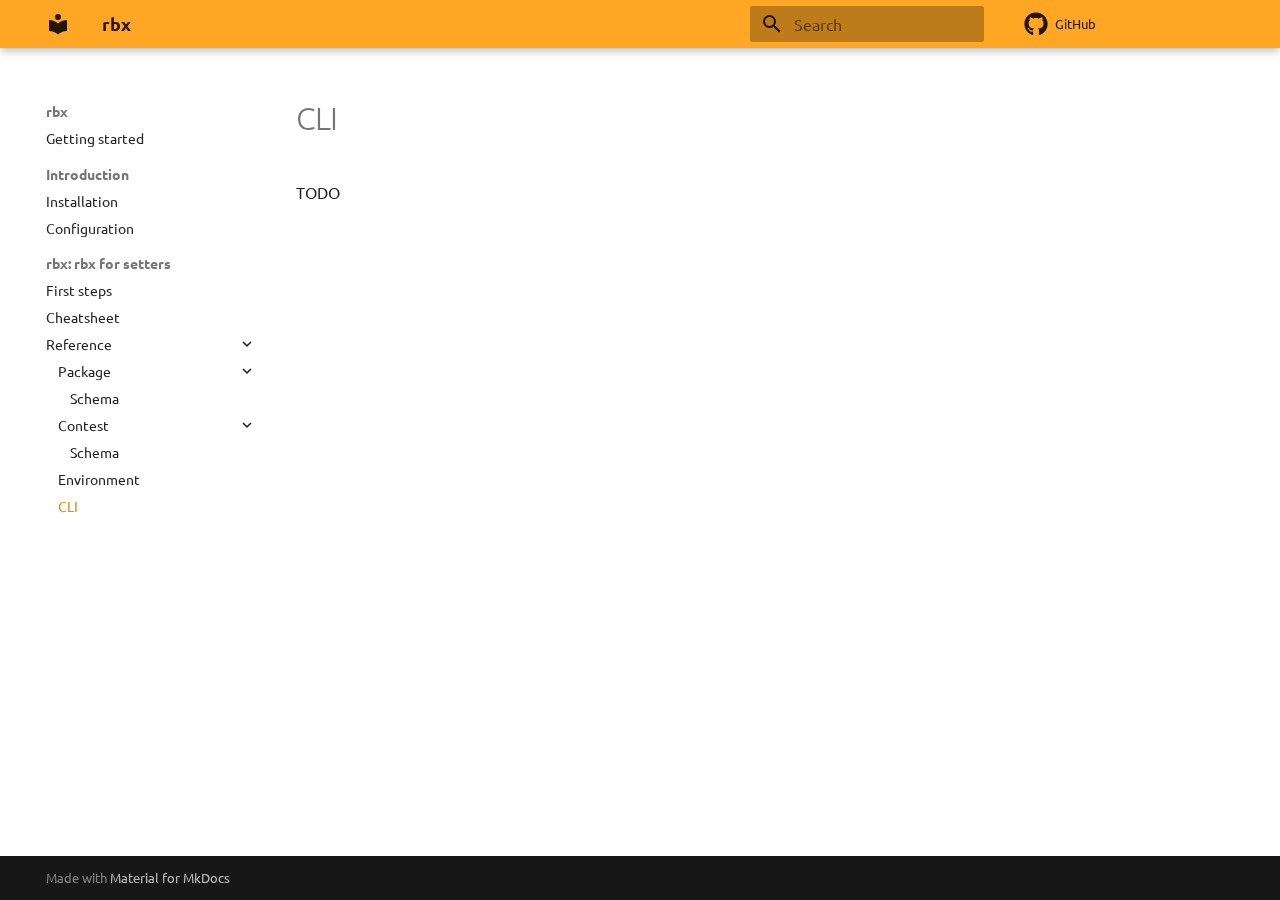
<file: setters/reference/cli/index.html>
<!doctype html>
<html lang="en" class="no-js">
  <head>
    
      <meta charset="utf-8">
      <meta name="viewport" content="width=device-width,initial-scale=1">
      
      
      
      
        <link rel="prev" href="../environment/">
      
      
      
      <link rel="icon" href="../../../assets/images/favicon.png">
      <meta name="generator" content="mkdocs-1.6.1, mkdocs-material-9.6.1">
    
    
      
        <title>CLI - rbx</title>
      
    
    
      <link rel="stylesheet" href="../../../assets/stylesheets/main.a40c8224.min.css">
      
        
        <link rel="stylesheet" href="../../../assets/stylesheets/palette.06af60db.min.css">
      
      


    
    
      
    
    
      
        
        
        <link rel="preconnect" href="https://fonts.gstatic.com" crossorigin>
        <link rel="stylesheet" href="https://fonts.googleapis.com/css?family=Ubuntu:300,300i,400,400i,700,700i%7CRoboto+Mono:400,400i,700,700i&display=fallback">
        <style>:root{--md-text-font:"Ubuntu";--md-code-font:"Roboto Mono"}</style>
      
    
    
      <link rel="stylesheet" href="../../../assets/_mkdocstrings.css">
    
      <link rel="stylesheet" href="../../../extra.css">
    
      <link rel="stylesheet" href="../../../termynal.css">
    
    <script>__md_scope=new URL("../../..",location),__md_hash=e=>[...e].reduce(((e,_)=>(e<<5)-e+_.charCodeAt(0)),0),__md_get=(e,_=localStorage,t=__md_scope)=>JSON.parse(_.getItem(t.pathname+"."+e)),__md_set=(e,_,t=localStorage,a=__md_scope)=>{try{t.setItem(a.pathname+"."+e,JSON.stringify(_))}catch(e){}}</script>
    
      

    
    
    
  </head>
  
  
    
    
    
    
    
    <body dir="ltr" data-md-color-scheme="default" data-md-color-primary="orange" data-md-color-accent="indigo">
  
    
    <input class="md-toggle" data-md-toggle="drawer" type="checkbox" id="__drawer" autocomplete="off">
    <input class="md-toggle" data-md-toggle="search" type="checkbox" id="__search" autocomplete="off">
    <label class="md-overlay" for="__drawer"></label>
    <div data-md-component="skip">
      
        
        <a href="#cli" class="md-skip">
          Skip to content
        </a>
      
    </div>
    <div data-md-component="announce">
      
    </div>
    
    
      

  

<header class="md-header md-header--shadow" data-md-component="header">
  <nav class="md-header__inner md-grid" aria-label="Header">
    <a href="../../.." title="rbx" class="md-header__button md-logo" aria-label="rbx" data-md-component="logo">
      
  
  <svg xmlns="http://www.w3.org/2000/svg" viewBox="0 0 24 24"><path d="M12 8a3 3 0 0 0 3-3 3 3 0 0 0-3-3 3 3 0 0 0-3 3 3 3 0 0 0 3 3m0 3.54C9.64 9.35 6.5 8 3 8v11c3.5 0 6.64 1.35 9 3.54 2.36-2.19 5.5-3.54 9-3.54V8c-3.5 0-6.64 1.35-9 3.54"/></svg>

    </a>
    <label class="md-header__button md-icon" for="__drawer">
      
      <svg xmlns="http://www.w3.org/2000/svg" viewBox="0 0 24 24"><path d="M3 6h18v2H3zm0 5h18v2H3zm0 5h18v2H3z"/></svg>
    </label>
    <div class="md-header__title" data-md-component="header-title">
      <div class="md-header__ellipsis">
        <div class="md-header__topic">
          <span class="md-ellipsis">
            rbx
          </span>
        </div>
        <div class="md-header__topic" data-md-component="header-topic">
          <span class="md-ellipsis">
            
              CLI
            
          </span>
        </div>
      </div>
    </div>
    
      
    
    
    
    
      <label class="md-header__button md-icon" for="__search">
        
        <svg xmlns="http://www.w3.org/2000/svg" viewBox="0 0 24 24"><path d="M9.5 3A6.5 6.5 0 0 1 16 9.5c0 1.61-.59 3.09-1.56 4.23l.27.27h.79l5 5-1.5 1.5-5-5v-.79l-.27-.27A6.52 6.52 0 0 1 9.5 16 6.5 6.5 0 0 1 3 9.5 6.5 6.5 0 0 1 9.5 3m0 2C7 5 5 7 5 9.5S7 14 9.5 14 14 12 14 9.5 12 5 9.5 5"/></svg>
      </label>
      <div class="md-search" data-md-component="search" role="dialog">
  <label class="md-search__overlay" for="__search"></label>
  <div class="md-search__inner" role="search">
    <form class="md-search__form" name="search">
      <input type="text" class="md-search__input" name="query" aria-label="Search" placeholder="Search" autocapitalize="off" autocorrect="off" autocomplete="off" spellcheck="false" data-md-component="search-query" required>
      <label class="md-search__icon md-icon" for="__search">
        
        <svg xmlns="http://www.w3.org/2000/svg" viewBox="0 0 24 24"><path d="M9.5 3A6.5 6.5 0 0 1 16 9.5c0 1.61-.59 3.09-1.56 4.23l.27.27h.79l5 5-1.5 1.5-5-5v-.79l-.27-.27A6.52 6.52 0 0 1 9.5 16 6.5 6.5 0 0 1 3 9.5 6.5 6.5 0 0 1 9.5 3m0 2C7 5 5 7 5 9.5S7 14 9.5 14 14 12 14 9.5 12 5 9.5 5"/></svg>
        
        <svg xmlns="http://www.w3.org/2000/svg" viewBox="0 0 24 24"><path d="M20 11v2H8l5.5 5.5-1.42 1.42L4.16 12l7.92-7.92L13.5 5.5 8 11z"/></svg>
      </label>
      <nav class="md-search__options" aria-label="Search">
        
        <button type="reset" class="md-search__icon md-icon" title="Clear" aria-label="Clear" tabindex="-1">
          
          <svg xmlns="http://www.w3.org/2000/svg" viewBox="0 0 24 24"><path d="M19 6.41 17.59 5 12 10.59 6.41 5 5 6.41 10.59 12 5 17.59 6.41 19 12 13.41 17.59 19 19 17.59 13.41 12z"/></svg>
        </button>
      </nav>
      
        <div class="md-search__suggest" data-md-component="search-suggest"></div>
      
    </form>
    <div class="md-search__output">
      <div class="md-search__scrollwrap" tabindex="0" data-md-scrollfix>
        <div class="md-search-result" data-md-component="search-result">
          <div class="md-search-result__meta">
            Initializing search
          </div>
          <ol class="md-search-result__list" role="presentation"></ol>
        </div>
      </div>
    </div>
  </div>
</div>
    
    
      <div class="md-header__source">
        <a href="https://github.com/rsalesc/rbx" title="Go to repository" class="md-source" data-md-component="source">
  <div class="md-source__icon md-icon">
    
    <svg xmlns="http://www.w3.org/2000/svg" viewBox="0 0 496 512"><!--! Font Awesome Free 6.7.2 by @fontawesome - https://fontawesome.com License - https://fontawesome.com/license/free (Icons: CC BY 4.0, Fonts: SIL OFL 1.1, Code: MIT License) Copyright 2024 Fonticons, Inc.--><path d="M165.9 397.4c0 2-2.3 3.6-5.2 3.6-3.3.3-5.6-1.3-5.6-3.6 0-2 2.3-3.6 5.2-3.6 3-.3 5.6 1.3 5.6 3.6m-31.1-4.5c-.7 2 1.3 4.3 4.3 4.9 2.6 1 5.6 0 6.2-2s-1.3-4.3-4.3-5.2c-2.6-.7-5.5.3-6.2 2.3m44.2-1.7c-2.9.7-4.9 2.6-4.6 4.9.3 2 2.9 3.3 5.9 2.6 2.9-.7 4.9-2.6 4.6-4.6-.3-1.9-3-3.2-5.9-2.9M244.8 8C106.1 8 0 113.3 0 252c0 110.9 69.8 205.8 169.5 239.2 12.8 2.3 17.3-5.6 17.3-12.1 0-6.2-.3-40.4-.3-61.4 0 0-70 15-84.7-29.8 0 0-11.4-29.1-27.8-36.6 0 0-22.9-15.7 1.6-15.4 0 0 24.9 2 38.6 25.8 21.9 38.6 58.6 27.5 72.9 20.9 2.3-16 8.8-27.1 16-33.7-55.9-6.2-112.3-14.3-112.3-110.5 0-27.5 7.6-41.3 23.6-58.9-2.6-6.5-11.1-33.3 2.6-67.9 20.9-6.5 69 27 69 27 20-5.6 41.5-8.5 62.8-8.5s42.8 2.9 62.8 8.5c0 0 48.1-33.6 69-27 13.7 34.7 5.2 61.4 2.6 67.9 16 17.7 25.8 31.5 25.8 58.9 0 96.5-58.9 104.2-114.8 110.5 9.2 7.9 17 22.9 17 46.4 0 33.7-.3 75.4-.3 83.6 0 6.5 4.6 14.4 17.3 12.1C428.2 457.8 496 362.9 496 252 496 113.3 383.5 8 244.8 8M97.2 352.9c-1.3 1-1 3.3.7 5.2 1.6 1.6 3.9 2.3 5.2 1 1.3-1 1-3.3-.7-5.2-1.6-1.6-3.9-2.3-5.2-1m-10.8-8.1c-.7 1.3.3 2.9 2.3 3.9 1.6 1 3.6.7 4.3-.7.7-1.3-.3-2.9-2.3-3.9-2-.6-3.6-.3-4.3.7m32.4 35.6c-1.6 1.3-1 4.3 1.3 6.2 2.3 2.3 5.2 2.6 6.5 1 1.3-1.3.7-4.3-1.3-6.2-2.2-2.3-5.2-2.6-6.5-1m-11.4-14.7c-1.6 1-1.6 3.6 0 5.9s4.3 3.3 5.6 2.3c1.6-1.3 1.6-3.9 0-6.2-1.4-2.3-4-3.3-5.6-2"/></svg>
  </div>
  <div class="md-source__repository">
    GitHub
  </div>
</a>
      </div>
    
  </nav>
  
</header>
    
    <div class="md-container" data-md-component="container">
      
      
        
          
        
      
      <main class="md-main" data-md-component="main">
        <div class="md-main__inner md-grid">
          
            
              
              <div class="md-sidebar md-sidebar--primary" data-md-component="sidebar" data-md-type="navigation" >
                <div class="md-sidebar__scrollwrap">
                  <div class="md-sidebar__inner">
                    



<nav class="md-nav md-nav--primary" aria-label="Navigation" data-md-level="0">
  <label class="md-nav__title" for="__drawer">
    <a href="../../.." title="rbx" class="md-nav__button md-logo" aria-label="rbx" data-md-component="logo">
      
  
  <svg xmlns="http://www.w3.org/2000/svg" viewBox="0 0 24 24"><path d="M12 8a3 3 0 0 0 3-3 3 3 0 0 0-3-3 3 3 0 0 0-3 3 3 3 0 0 0 3 3m0 3.54C9.64 9.35 6.5 8 3 8v11c3.5 0 6.64 1.35 9 3.54 2.36-2.19 5.5-3.54 9-3.54V8c-3.5 0-6.64 1.35-9 3.54"/></svg>

    </a>
    rbx
  </label>
  
    <div class="md-nav__source">
      <a href="https://github.com/rsalesc/rbx" title="Go to repository" class="md-source" data-md-component="source">
  <div class="md-source__icon md-icon">
    
    <svg xmlns="http://www.w3.org/2000/svg" viewBox="0 0 496 512"><!--! Font Awesome Free 6.7.2 by @fontawesome - https://fontawesome.com License - https://fontawesome.com/license/free (Icons: CC BY 4.0, Fonts: SIL OFL 1.1, Code: MIT License) Copyright 2024 Fonticons, Inc.--><path d="M165.9 397.4c0 2-2.3 3.6-5.2 3.6-3.3.3-5.6-1.3-5.6-3.6 0-2 2.3-3.6 5.2-3.6 3-.3 5.6 1.3 5.6 3.6m-31.1-4.5c-.7 2 1.3 4.3 4.3 4.9 2.6 1 5.6 0 6.2-2s-1.3-4.3-4.3-5.2c-2.6-.7-5.5.3-6.2 2.3m44.2-1.7c-2.9.7-4.9 2.6-4.6 4.9.3 2 2.9 3.3 5.9 2.6 2.9-.7 4.9-2.6 4.6-4.6-.3-1.9-3-3.2-5.9-2.9M244.8 8C106.1 8 0 113.3 0 252c0 110.9 69.8 205.8 169.5 239.2 12.8 2.3 17.3-5.6 17.3-12.1 0-6.2-.3-40.4-.3-61.4 0 0-70 15-84.7-29.8 0 0-11.4-29.1-27.8-36.6 0 0-22.9-15.7 1.6-15.4 0 0 24.9 2 38.6 25.8 21.9 38.6 58.6 27.5 72.9 20.9 2.3-16 8.8-27.1 16-33.7-55.9-6.2-112.3-14.3-112.3-110.5 0-27.5 7.6-41.3 23.6-58.9-2.6-6.5-11.1-33.3 2.6-67.9 20.9-6.5 69 27 69 27 20-5.6 41.5-8.5 62.8-8.5s42.8 2.9 62.8 8.5c0 0 48.1-33.6 69-27 13.7 34.7 5.2 61.4 2.6 67.9 16 17.7 25.8 31.5 25.8 58.9 0 96.5-58.9 104.2-114.8 110.5 9.2 7.9 17 22.9 17 46.4 0 33.7-.3 75.4-.3 83.6 0 6.5 4.6 14.4 17.3 12.1C428.2 457.8 496 362.9 496 252 496 113.3 383.5 8 244.8 8M97.2 352.9c-1.3 1-1 3.3.7 5.2 1.6 1.6 3.9 2.3 5.2 1 1.3-1 1-3.3-.7-5.2-1.6-1.6-3.9-2.3-5.2-1m-10.8-8.1c-.7 1.3.3 2.9 2.3 3.9 1.6 1 3.6.7 4.3-.7.7-1.3-.3-2.9-2.3-3.9-2-.6-3.6-.3-4.3.7m32.4 35.6c-1.6 1.3-1 4.3 1.3 6.2 2.3 2.3 5.2 2.6 6.5 1 1.3-1.3.7-4.3-1.3-6.2-2.2-2.3-5.2-2.6-6.5-1m-11.4-14.7c-1.6 1-1.6 3.6 0 5.9s4.3 3.3 5.6 2.3c1.6-1.3 1.6-3.9 0-6.2-1.4-2.3-4-3.3-5.6-2"/></svg>
  </div>
  <div class="md-source__repository">
    GitHub
  </div>
</a>
    </div>
  
  <ul class="md-nav__list" data-md-scrollfix>
    
      
      
  
  
  
  
    <li class="md-nav__item">
      <a href="../../.." class="md-nav__link">
        
  
  <span class="md-ellipsis">
    Getting started
    
  </span>
  

      </a>
    </li>
  

    
      
      
  
  
  
  
    
    
      
        
      
        
      
    
    
      
        
        
      
    
    
    <li class="md-nav__item md-nav__item--section md-nav__item--nested">
      
        
        
          
        
        <input class="md-nav__toggle md-toggle md-toggle--indeterminate" type="checkbox" id="__nav_2" >
        
          
          <label class="md-nav__link" for="__nav_2" id="__nav_2_label" tabindex="">
            
  
  <span class="md-ellipsis">
    Introduction
    
  </span>
  

            <span class="md-nav__icon md-icon"></span>
          </label>
        
        <nav class="md-nav" data-md-level="1" aria-labelledby="__nav_2_label" aria-expanded="false">
          <label class="md-nav__title" for="__nav_2">
            <span class="md-nav__icon md-icon"></span>
            Introduction
          </label>
          <ul class="md-nav__list" data-md-scrollfix>
            
              
                
  
  
  
  
    <li class="md-nav__item">
      <a href="../../../intro/installation/" class="md-nav__link">
        
  
  <span class="md-ellipsis">
    Installation
    
  </span>
  

      </a>
    </li>
  

              
            
              
                
  
  
  
  
    <li class="md-nav__item">
      <a href="../../../intro/configuration/" class="md-nav__link">
        
  
  <span class="md-ellipsis">
    Configuration
    
  </span>
  

      </a>
    </li>
  

              
            
          </ul>
        </nav>
      
    </li>
  

    
      
      
  
  
    
  
  
  
    
    
      
        
      
        
      
        
      
    
    
      
        
        
      
    
    
    <li class="md-nav__item md-nav__item--active md-nav__item--section md-nav__item--nested">
      
        
        
        <input class="md-nav__toggle md-toggle " type="checkbox" id="__nav_3" checked>
        
          
          <label class="md-nav__link" for="__nav_3" id="__nav_3_label" tabindex="">
            
  
  <span class="md-ellipsis">
    rbx: rbx for setters
    
  </span>
  

            <span class="md-nav__icon md-icon"></span>
          </label>
        
        <nav class="md-nav" data-md-level="1" aria-labelledby="__nav_3_label" aria-expanded="true">
          <label class="md-nav__title" for="__nav_3">
            <span class="md-nav__icon md-icon"></span>
            rbx: rbx for setters
          </label>
          <ul class="md-nav__list" data-md-scrollfix>
            
              
                
  
  
  
  
    <li class="md-nav__item">
      <a href="../../first-steps/" class="md-nav__link">
        
  
  <span class="md-ellipsis">
    First steps
    
  </span>
  

      </a>
    </li>
  

              
            
              
                
  
  
  
  
    <li class="md-nav__item">
      <a href="../../cheatsheet/" class="md-nav__link">
        
  
  <span class="md-ellipsis">
    Cheatsheet
    
  </span>
  

      </a>
    </li>
  

              
            
              
                
  
  
    
  
  
  
    
    
      
        
      
        
      
        
      
        
      
    
    
      
    
    
    <li class="md-nav__item md-nav__item--active md-nav__item--nested">
      
        
        
        <input class="md-nav__toggle md-toggle " type="checkbox" id="__nav_3_3" checked>
        
          
          <label class="md-nav__link" for="__nav_3_3" id="__nav_3_3_label" tabindex="0">
            
  
  <span class="md-ellipsis">
    Reference
    
  </span>
  

            <span class="md-nav__icon md-icon"></span>
          </label>
        
        <nav class="md-nav" data-md-level="2" aria-labelledby="__nav_3_3_label" aria-expanded="true">
          <label class="md-nav__title" for="__nav_3_3">
            <span class="md-nav__icon md-icon"></span>
            Reference
          </label>
          <ul class="md-nav__list" data-md-scrollfix>
            
              
                
  
  
  
  
    
    
      
        
          
        
      
        
      
    
    
      
    
    
    <li class="md-nav__item md-nav__item--nested">
      
        
        
          
        
        <input class="md-nav__toggle md-toggle md-toggle--indeterminate" type="checkbox" id="__nav_3_3_1" >
        
          
          
          <div class="md-nav__link md-nav__container">
            <a href="../package/" class="md-nav__link ">
              
  
  <span class="md-ellipsis">
    Package
    
  </span>
  

            </a>
            
              
              <label class="md-nav__link " for="__nav_3_3_1" id="__nav_3_3_1_label" tabindex="0">
                <span class="md-nav__icon md-icon"></span>
              </label>
            
          </div>
        
        <nav class="md-nav" data-md-level="3" aria-labelledby="__nav_3_3_1_label" aria-expanded="false">
          <label class="md-nav__title" for="__nav_3_3_1">
            <span class="md-nav__icon md-icon"></span>
            Package
          </label>
          <ul class="md-nav__list" data-md-scrollfix>
            
              
            
              
                
  
  
  
  
    <li class="md-nav__item">
      <a href="../package/schema/" class="md-nav__link">
        
  
  <span class="md-ellipsis">
    Schema
    
  </span>
  

      </a>
    </li>
  

              
            
          </ul>
        </nav>
      
    </li>
  

              
            
              
                
  
  
  
  
    
    
      
        
          
        
      
        
      
    
    
      
    
    
    <li class="md-nav__item md-nav__item--nested">
      
        
        
          
        
        <input class="md-nav__toggle md-toggle md-toggle--indeterminate" type="checkbox" id="__nav_3_3_2" >
        
          
          
          <div class="md-nav__link md-nav__container">
            <a href="../contest/" class="md-nav__link ">
              
  
  <span class="md-ellipsis">
    Contest
    
  </span>
  

            </a>
            
              
              <label class="md-nav__link " for="__nav_3_3_2" id="__nav_3_3_2_label" tabindex="0">
                <span class="md-nav__icon md-icon"></span>
              </label>
            
          </div>
        
        <nav class="md-nav" data-md-level="3" aria-labelledby="__nav_3_3_2_label" aria-expanded="false">
          <label class="md-nav__title" for="__nav_3_3_2">
            <span class="md-nav__icon md-icon"></span>
            Contest
          </label>
          <ul class="md-nav__list" data-md-scrollfix>
            
              
            
              
                
  
  
  
  
    <li class="md-nav__item">
      <a href="../contest/schema/" class="md-nav__link">
        
  
  <span class="md-ellipsis">
    Schema
    
  </span>
  

      </a>
    </li>
  

              
            
          </ul>
        </nav>
      
    </li>
  

              
            
              
                
  
  
  
  
    <li class="md-nav__item">
      <a href="../environment/" class="md-nav__link">
        
  
  <span class="md-ellipsis">
    Environment
    
  </span>
  

      </a>
    </li>
  

              
            
              
                
  
  
    
  
  
  
    <li class="md-nav__item md-nav__item--active">
      
      <input class="md-nav__toggle md-toggle" type="checkbox" id="__toc">
      
      
        
      
      
      <a href="./" class="md-nav__link md-nav__link--active">
        
  
  <span class="md-ellipsis">
    CLI
    
  </span>
  

      </a>
      
    </li>
  

              
            
          </ul>
        </nav>
      
    </li>
  

              
            
          </ul>
        </nav>
      
    </li>
  

    
  </ul>
</nav>
                  </div>
                </div>
              </div>
            
            
              
              <div class="md-sidebar md-sidebar--secondary" data-md-component="sidebar" data-md-type="toc" >
                <div class="md-sidebar__scrollwrap">
                  <div class="md-sidebar__inner">
                    

<nav class="md-nav md-nav--secondary" aria-label="Table of contents">
  
  
  
    
  
  
</nav>
                  </div>
                </div>
              </div>
            
          
          
            <div class="md-content" data-md-component="content">
              <article class="md-content__inner md-typeset">
                
                  


  
  


<h1 id="cli">CLI</h1>
<p>TODO</p>












                
              </article>
            </div>
          
          
<script>var target=document.getElementById(location.hash.slice(1));target&&target.name&&(target.checked=target.name.startsWith("__tabbed_"))</script>
        </div>
        
      </main>
      
        <footer class="md-footer">
  
  <div class="md-footer-meta md-typeset">
    <div class="md-footer-meta__inner md-grid">
      <div class="md-copyright">
  
  
    Made with
    <a href="https://squidfunk.github.io/mkdocs-material/" target="_blank" rel="noopener">
      Material for MkDocs
    </a>
  
</div>
      
    </div>
  </div>
</footer>
      
    </div>
    <div class="md-dialog" data-md-component="dialog">
      <div class="md-dialog__inner md-typeset"></div>
    </div>
    
    
    <script id="__config" type="application/json">{"base": "../../..", "features": ["content.code.copy", "content.code.annotate", "navigation.sections", "navigation.indexes", "navigation.path", "navigation.expand", "search.highlight", "search.suggest", "toc.follow"], "search": "../../../assets/javascripts/workers/search.f8cc74c7.min.js", "tags": {"accepted": "\u003cspan style=\"color: green\"\u003eaccepted\u003c/span\u003e", "wrong_answer": "\u003cspan style=\"color: red\"\u003ewrong answer\u003c/span\u003e"}, "translations": {"clipboard.copied": "Copied to clipboard", "clipboard.copy": "Copy to clipboard", "search.result.more.one": "1 more on this page", "search.result.more.other": "# more on this page", "search.result.none": "No matching documents", "search.result.one": "1 matching document", "search.result.other": "# matching documents", "search.result.placeholder": "Type to start searching", "search.result.term.missing": "Missing", "select.version": "Select version"}}</script>
    
    
      <script src="../../../assets/javascripts/bundle.5090c770.min.js"></script>
      
        <script src="../../../termynal.js"></script>
      
    
  </body>
</html>
</file>
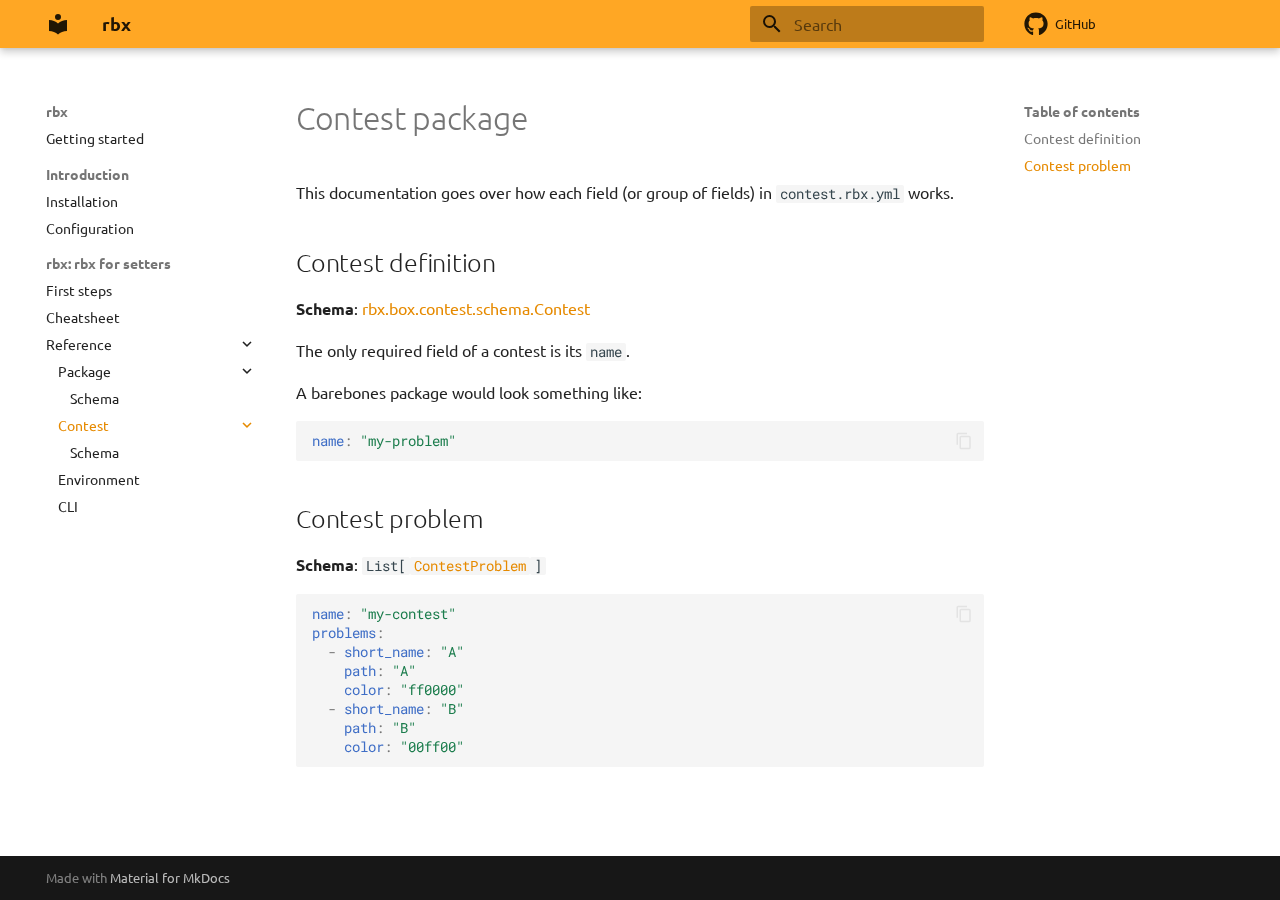
<file: setters/reference/contest/index.html>
<!doctype html>
<html lang="en" class="no-js">
  <head>
    
      <meta charset="utf-8">
      <meta name="viewport" content="width=device-width,initial-scale=1">
      
      
      
      
        <link rel="prev" href="../package/schema/">
      
      
        <link rel="next" href="schema/">
      
      
      <link rel="icon" href="../../../assets/images/favicon.png">
      <meta name="generator" content="mkdocs-1.6.1, mkdocs-material-9.6.1">
    
    
      
        <title>Contest package - rbx</title>
      
    
    
      <link rel="stylesheet" href="../../../assets/stylesheets/main.a40c8224.min.css">
      
        
        <link rel="stylesheet" href="../../../assets/stylesheets/palette.06af60db.min.css">
      
      


    
    
      
    
    
      
        
        
        <link rel="preconnect" href="https://fonts.gstatic.com" crossorigin>
        <link rel="stylesheet" href="https://fonts.googleapis.com/css?family=Ubuntu:300,300i,400,400i,700,700i%7CRoboto+Mono:400,400i,700,700i&display=fallback">
        <style>:root{--md-text-font:"Ubuntu";--md-code-font:"Roboto Mono"}</style>
      
    
    
      <link rel="stylesheet" href="../../../assets/_mkdocstrings.css">
    
      <link rel="stylesheet" href="../../../extra.css">
    
      <link rel="stylesheet" href="../../../termynal.css">
    
    <script>__md_scope=new URL("../../..",location),__md_hash=e=>[...e].reduce(((e,_)=>(e<<5)-e+_.charCodeAt(0)),0),__md_get=(e,_=localStorage,t=__md_scope)=>JSON.parse(_.getItem(t.pathname+"."+e)),__md_set=(e,_,t=localStorage,a=__md_scope)=>{try{t.setItem(a.pathname+"."+e,JSON.stringify(_))}catch(e){}}</script>
    
      

    
    
    
  </head>
  
  
    
    
    
    
    
    <body dir="ltr" data-md-color-scheme="default" data-md-color-primary="orange" data-md-color-accent="indigo">
  
    
    <input class="md-toggle" data-md-toggle="drawer" type="checkbox" id="__drawer" autocomplete="off">
    <input class="md-toggle" data-md-toggle="search" type="checkbox" id="__search" autocomplete="off">
    <label class="md-overlay" for="__drawer"></label>
    <div data-md-component="skip">
      
        
        <a href="#contest-package" class="md-skip">
          Skip to content
        </a>
      
    </div>
    <div data-md-component="announce">
      
    </div>
    
    
      

  

<header class="md-header md-header--shadow" data-md-component="header">
  <nav class="md-header__inner md-grid" aria-label="Header">
    <a href="../../.." title="rbx" class="md-header__button md-logo" aria-label="rbx" data-md-component="logo">
      
  
  <svg xmlns="http://www.w3.org/2000/svg" viewBox="0 0 24 24"><path d="M12 8a3 3 0 0 0 3-3 3 3 0 0 0-3-3 3 3 0 0 0-3 3 3 3 0 0 0 3 3m0 3.54C9.64 9.35 6.5 8 3 8v11c3.5 0 6.64 1.35 9 3.54 2.36-2.19 5.5-3.54 9-3.54V8c-3.5 0-6.64 1.35-9 3.54"/></svg>

    </a>
    <label class="md-header__button md-icon" for="__drawer">
      
      <svg xmlns="http://www.w3.org/2000/svg" viewBox="0 0 24 24"><path d="M3 6h18v2H3zm0 5h18v2H3zm0 5h18v2H3z"/></svg>
    </label>
    <div class="md-header__title" data-md-component="header-title">
      <div class="md-header__ellipsis">
        <div class="md-header__topic">
          <span class="md-ellipsis">
            rbx
          </span>
        </div>
        <div class="md-header__topic" data-md-component="header-topic">
          <span class="md-ellipsis">
            
              Contest package
            
          </span>
        </div>
      </div>
    </div>
    
      
    
    
    
    
      <label class="md-header__button md-icon" for="__search">
        
        <svg xmlns="http://www.w3.org/2000/svg" viewBox="0 0 24 24"><path d="M9.5 3A6.5 6.5 0 0 1 16 9.5c0 1.61-.59 3.09-1.56 4.23l.27.27h.79l5 5-1.5 1.5-5-5v-.79l-.27-.27A6.52 6.52 0 0 1 9.5 16 6.5 6.5 0 0 1 3 9.5 6.5 6.5 0 0 1 9.5 3m0 2C7 5 5 7 5 9.5S7 14 9.5 14 14 12 14 9.5 12 5 9.5 5"/></svg>
      </label>
      <div class="md-search" data-md-component="search" role="dialog">
  <label class="md-search__overlay" for="__search"></label>
  <div class="md-search__inner" role="search">
    <form class="md-search__form" name="search">
      <input type="text" class="md-search__input" name="query" aria-label="Search" placeholder="Search" autocapitalize="off" autocorrect="off" autocomplete="off" spellcheck="false" data-md-component="search-query" required>
      <label class="md-search__icon md-icon" for="__search">
        
        <svg xmlns="http://www.w3.org/2000/svg" viewBox="0 0 24 24"><path d="M9.5 3A6.5 6.5 0 0 1 16 9.5c0 1.61-.59 3.09-1.56 4.23l.27.27h.79l5 5-1.5 1.5-5-5v-.79l-.27-.27A6.52 6.52 0 0 1 9.5 16 6.5 6.5 0 0 1 3 9.5 6.5 6.5 0 0 1 9.5 3m0 2C7 5 5 7 5 9.5S7 14 9.5 14 14 12 14 9.5 12 5 9.5 5"/></svg>
        
        <svg xmlns="http://www.w3.org/2000/svg" viewBox="0 0 24 24"><path d="M20 11v2H8l5.5 5.5-1.42 1.42L4.16 12l7.92-7.92L13.5 5.5 8 11z"/></svg>
      </label>
      <nav class="md-search__options" aria-label="Search">
        
        <button type="reset" class="md-search__icon md-icon" title="Clear" aria-label="Clear" tabindex="-1">
          
          <svg xmlns="http://www.w3.org/2000/svg" viewBox="0 0 24 24"><path d="M19 6.41 17.59 5 12 10.59 6.41 5 5 6.41 10.59 12 5 17.59 6.41 19 12 13.41 17.59 19 19 17.59 13.41 12z"/></svg>
        </button>
      </nav>
      
        <div class="md-search__suggest" data-md-component="search-suggest"></div>
      
    </form>
    <div class="md-search__output">
      <div class="md-search__scrollwrap" tabindex="0" data-md-scrollfix>
        <div class="md-search-result" data-md-component="search-result">
          <div class="md-search-result__meta">
            Initializing search
          </div>
          <ol class="md-search-result__list" role="presentation"></ol>
        </div>
      </div>
    </div>
  </div>
</div>
    
    
      <div class="md-header__source">
        <a href="https://github.com/rsalesc/rbx" title="Go to repository" class="md-source" data-md-component="source">
  <div class="md-source__icon md-icon">
    
    <svg xmlns="http://www.w3.org/2000/svg" viewBox="0 0 496 512"><!--! Font Awesome Free 6.7.2 by @fontawesome - https://fontawesome.com License - https://fontawesome.com/license/free (Icons: CC BY 4.0, Fonts: SIL OFL 1.1, Code: MIT License) Copyright 2024 Fonticons, Inc.--><path d="M165.9 397.4c0 2-2.3 3.6-5.2 3.6-3.3.3-5.6-1.3-5.6-3.6 0-2 2.3-3.6 5.2-3.6 3-.3 5.6 1.3 5.6 3.6m-31.1-4.5c-.7 2 1.3 4.3 4.3 4.9 2.6 1 5.6 0 6.2-2s-1.3-4.3-4.3-5.2c-2.6-.7-5.5.3-6.2 2.3m44.2-1.7c-2.9.7-4.9 2.6-4.6 4.9.3 2 2.9 3.3 5.9 2.6 2.9-.7 4.9-2.6 4.6-4.6-.3-1.9-3-3.2-5.9-2.9M244.8 8C106.1 8 0 113.3 0 252c0 110.9 69.8 205.8 169.5 239.2 12.8 2.3 17.3-5.6 17.3-12.1 0-6.2-.3-40.4-.3-61.4 0 0-70 15-84.7-29.8 0 0-11.4-29.1-27.8-36.6 0 0-22.9-15.7 1.6-15.4 0 0 24.9 2 38.6 25.8 21.9 38.6 58.6 27.5 72.9 20.9 2.3-16 8.8-27.1 16-33.7-55.9-6.2-112.3-14.3-112.3-110.5 0-27.5 7.6-41.3 23.6-58.9-2.6-6.5-11.1-33.3 2.6-67.9 20.9-6.5 69 27 69 27 20-5.6 41.5-8.5 62.8-8.5s42.8 2.9 62.8 8.5c0 0 48.1-33.6 69-27 13.7 34.7 5.2 61.4 2.6 67.9 16 17.7 25.8 31.5 25.8 58.9 0 96.5-58.9 104.2-114.8 110.5 9.2 7.9 17 22.9 17 46.4 0 33.7-.3 75.4-.3 83.6 0 6.5 4.6 14.4 17.3 12.1C428.2 457.8 496 362.9 496 252 496 113.3 383.5 8 244.8 8M97.2 352.9c-1.3 1-1 3.3.7 5.2 1.6 1.6 3.9 2.3 5.2 1 1.3-1 1-3.3-.7-5.2-1.6-1.6-3.9-2.3-5.2-1m-10.8-8.1c-.7 1.3.3 2.9 2.3 3.9 1.6 1 3.6.7 4.3-.7.7-1.3-.3-2.9-2.3-3.9-2-.6-3.6-.3-4.3.7m32.4 35.6c-1.6 1.3-1 4.3 1.3 6.2 2.3 2.3 5.2 2.6 6.5 1 1.3-1.3.7-4.3-1.3-6.2-2.2-2.3-5.2-2.6-6.5-1m-11.4-14.7c-1.6 1-1.6 3.6 0 5.9s4.3 3.3 5.6 2.3c1.6-1.3 1.6-3.9 0-6.2-1.4-2.3-4-3.3-5.6-2"/></svg>
  </div>
  <div class="md-source__repository">
    GitHub
  </div>
</a>
      </div>
    
  </nav>
  
</header>
    
    <div class="md-container" data-md-component="container">
      
      
        
          
        
      
      <main class="md-main" data-md-component="main">
        <div class="md-main__inner md-grid">
          
            
              
              <div class="md-sidebar md-sidebar--primary" data-md-component="sidebar" data-md-type="navigation" >
                <div class="md-sidebar__scrollwrap">
                  <div class="md-sidebar__inner">
                    



<nav class="md-nav md-nav--primary" aria-label="Navigation" data-md-level="0">
  <label class="md-nav__title" for="__drawer">
    <a href="../../.." title="rbx" class="md-nav__button md-logo" aria-label="rbx" data-md-component="logo">
      
  
  <svg xmlns="http://www.w3.org/2000/svg" viewBox="0 0 24 24"><path d="M12 8a3 3 0 0 0 3-3 3 3 0 0 0-3-3 3 3 0 0 0-3 3 3 3 0 0 0 3 3m0 3.54C9.64 9.35 6.5 8 3 8v11c3.5 0 6.64 1.35 9 3.54 2.36-2.19 5.5-3.54 9-3.54V8c-3.5 0-6.64 1.35-9 3.54"/></svg>

    </a>
    rbx
  </label>
  
    <div class="md-nav__source">
      <a href="https://github.com/rsalesc/rbx" title="Go to repository" class="md-source" data-md-component="source">
  <div class="md-source__icon md-icon">
    
    <svg xmlns="http://www.w3.org/2000/svg" viewBox="0 0 496 512"><!--! Font Awesome Free 6.7.2 by @fontawesome - https://fontawesome.com License - https://fontawesome.com/license/free (Icons: CC BY 4.0, Fonts: SIL OFL 1.1, Code: MIT License) Copyright 2024 Fonticons, Inc.--><path d="M165.9 397.4c0 2-2.3 3.6-5.2 3.6-3.3.3-5.6-1.3-5.6-3.6 0-2 2.3-3.6 5.2-3.6 3-.3 5.6 1.3 5.6 3.6m-31.1-4.5c-.7 2 1.3 4.3 4.3 4.9 2.6 1 5.6 0 6.2-2s-1.3-4.3-4.3-5.2c-2.6-.7-5.5.3-6.2 2.3m44.2-1.7c-2.9.7-4.9 2.6-4.6 4.9.3 2 2.9 3.3 5.9 2.6 2.9-.7 4.9-2.6 4.6-4.6-.3-1.9-3-3.2-5.9-2.9M244.8 8C106.1 8 0 113.3 0 252c0 110.9 69.8 205.8 169.5 239.2 12.8 2.3 17.3-5.6 17.3-12.1 0-6.2-.3-40.4-.3-61.4 0 0-70 15-84.7-29.8 0 0-11.4-29.1-27.8-36.6 0 0-22.9-15.7 1.6-15.4 0 0 24.9 2 38.6 25.8 21.9 38.6 58.6 27.5 72.9 20.9 2.3-16 8.8-27.1 16-33.7-55.9-6.2-112.3-14.3-112.3-110.5 0-27.5 7.6-41.3 23.6-58.9-2.6-6.5-11.1-33.3 2.6-67.9 20.9-6.5 69 27 69 27 20-5.6 41.5-8.5 62.8-8.5s42.8 2.9 62.8 8.5c0 0 48.1-33.6 69-27 13.7 34.7 5.2 61.4 2.6 67.9 16 17.7 25.8 31.5 25.8 58.9 0 96.5-58.9 104.2-114.8 110.5 9.2 7.9 17 22.9 17 46.4 0 33.7-.3 75.4-.3 83.6 0 6.5 4.6 14.4 17.3 12.1C428.2 457.8 496 362.9 496 252 496 113.3 383.5 8 244.8 8M97.2 352.9c-1.3 1-1 3.3.7 5.2 1.6 1.6 3.9 2.3 5.2 1 1.3-1 1-3.3-.7-5.2-1.6-1.6-3.9-2.3-5.2-1m-10.8-8.1c-.7 1.3.3 2.9 2.3 3.9 1.6 1 3.6.7 4.3-.7.7-1.3-.3-2.9-2.3-3.9-2-.6-3.6-.3-4.3.7m32.4 35.6c-1.6 1.3-1 4.3 1.3 6.2 2.3 2.3 5.2 2.6 6.5 1 1.3-1.3.7-4.3-1.3-6.2-2.2-2.3-5.2-2.6-6.5-1m-11.4-14.7c-1.6 1-1.6 3.6 0 5.9s4.3 3.3 5.6 2.3c1.6-1.3 1.6-3.9 0-6.2-1.4-2.3-4-3.3-5.6-2"/></svg>
  </div>
  <div class="md-source__repository">
    GitHub
  </div>
</a>
    </div>
  
  <ul class="md-nav__list" data-md-scrollfix>
    
      
      
  
  
  
  
    <li class="md-nav__item">
      <a href="../../.." class="md-nav__link">
        
  
  <span class="md-ellipsis">
    Getting started
    
  </span>
  

      </a>
    </li>
  

    
      
      
  
  
  
  
    
    
      
        
      
        
      
    
    
      
        
        
      
    
    
    <li class="md-nav__item md-nav__item--section md-nav__item--nested">
      
        
        
          
        
        <input class="md-nav__toggle md-toggle md-toggle--indeterminate" type="checkbox" id="__nav_2" >
        
          
          <label class="md-nav__link" for="__nav_2" id="__nav_2_label" tabindex="">
            
  
  <span class="md-ellipsis">
    Introduction
    
  </span>
  

            <span class="md-nav__icon md-icon"></span>
          </label>
        
        <nav class="md-nav" data-md-level="1" aria-labelledby="__nav_2_label" aria-expanded="false">
          <label class="md-nav__title" for="__nav_2">
            <span class="md-nav__icon md-icon"></span>
            Introduction
          </label>
          <ul class="md-nav__list" data-md-scrollfix>
            
              
                
  
  
  
  
    <li class="md-nav__item">
      <a href="../../../intro/installation/" class="md-nav__link">
        
  
  <span class="md-ellipsis">
    Installation
    
  </span>
  

      </a>
    </li>
  

              
            
              
                
  
  
  
  
    <li class="md-nav__item">
      <a href="../../../intro/configuration/" class="md-nav__link">
        
  
  <span class="md-ellipsis">
    Configuration
    
  </span>
  

      </a>
    </li>
  

              
            
          </ul>
        </nav>
      
    </li>
  

    
      
      
  
  
    
  
  
  
    
    
      
        
      
        
      
        
      
    
    
      
        
        
      
    
    
    <li class="md-nav__item md-nav__item--active md-nav__item--section md-nav__item--nested">
      
        
        
        <input class="md-nav__toggle md-toggle " type="checkbox" id="__nav_3" checked>
        
          
          <label class="md-nav__link" for="__nav_3" id="__nav_3_label" tabindex="">
            
  
  <span class="md-ellipsis">
    rbx: rbx for setters
    
  </span>
  

            <span class="md-nav__icon md-icon"></span>
          </label>
        
        <nav class="md-nav" data-md-level="1" aria-labelledby="__nav_3_label" aria-expanded="true">
          <label class="md-nav__title" for="__nav_3">
            <span class="md-nav__icon md-icon"></span>
            rbx: rbx for setters
          </label>
          <ul class="md-nav__list" data-md-scrollfix>
            
              
                
  
  
  
  
    <li class="md-nav__item">
      <a href="../../first-steps/" class="md-nav__link">
        
  
  <span class="md-ellipsis">
    First steps
    
  </span>
  

      </a>
    </li>
  

              
            
              
                
  
  
  
  
    <li class="md-nav__item">
      <a href="../../cheatsheet/" class="md-nav__link">
        
  
  <span class="md-ellipsis">
    Cheatsheet
    
  </span>
  

      </a>
    </li>
  

              
            
              
                
  
  
    
  
  
  
    
    
      
        
      
        
      
        
      
        
      
    
    
      
    
    
    <li class="md-nav__item md-nav__item--active md-nav__item--nested">
      
        
        
        <input class="md-nav__toggle md-toggle " type="checkbox" id="__nav_3_3" checked>
        
          
          <label class="md-nav__link" for="__nav_3_3" id="__nav_3_3_label" tabindex="0">
            
  
  <span class="md-ellipsis">
    Reference
    
  </span>
  

            <span class="md-nav__icon md-icon"></span>
          </label>
        
        <nav class="md-nav" data-md-level="2" aria-labelledby="__nav_3_3_label" aria-expanded="true">
          <label class="md-nav__title" for="__nav_3_3">
            <span class="md-nav__icon md-icon"></span>
            Reference
          </label>
          <ul class="md-nav__list" data-md-scrollfix>
            
              
                
  
  
  
  
    
    
      
        
          
        
      
        
      
    
    
      
    
    
    <li class="md-nav__item md-nav__item--nested">
      
        
        
          
        
        <input class="md-nav__toggle md-toggle md-toggle--indeterminate" type="checkbox" id="__nav_3_3_1" >
        
          
          
          <div class="md-nav__link md-nav__container">
            <a href="../package/" class="md-nav__link ">
              
  
  <span class="md-ellipsis">
    Package
    
  </span>
  

            </a>
            
              
              <label class="md-nav__link " for="__nav_3_3_1" id="__nav_3_3_1_label" tabindex="0">
                <span class="md-nav__icon md-icon"></span>
              </label>
            
          </div>
        
        <nav class="md-nav" data-md-level="3" aria-labelledby="__nav_3_3_1_label" aria-expanded="false">
          <label class="md-nav__title" for="__nav_3_3_1">
            <span class="md-nav__icon md-icon"></span>
            Package
          </label>
          <ul class="md-nav__list" data-md-scrollfix>
            
              
            
              
                
  
  
  
  
    <li class="md-nav__item">
      <a href="../package/schema/" class="md-nav__link">
        
  
  <span class="md-ellipsis">
    Schema
    
  </span>
  

      </a>
    </li>
  

              
            
          </ul>
        </nav>
      
    </li>
  

              
            
              
                
  
  
    
  
  
  
    
    
      
        
          
        
      
        
      
    
    
      
    
    
    <li class="md-nav__item md-nav__item--active md-nav__item--nested">
      
        
        
        <input class="md-nav__toggle md-toggle " type="checkbox" id="__nav_3_3_2" checked>
        
          
          
          <div class="md-nav__link md-nav__container">
            <a href="./" class="md-nav__link md-nav__link--active">
              
  
  <span class="md-ellipsis">
    Contest
    
  </span>
  

            </a>
            
              
              <label class="md-nav__link md-nav__link--active" for="__nav_3_3_2" id="__nav_3_3_2_label" tabindex="0">
                <span class="md-nav__icon md-icon"></span>
              </label>
            
          </div>
        
        <nav class="md-nav" data-md-level="3" aria-labelledby="__nav_3_3_2_label" aria-expanded="true">
          <label class="md-nav__title" for="__nav_3_3_2">
            <span class="md-nav__icon md-icon"></span>
            Contest
          </label>
          <ul class="md-nav__list" data-md-scrollfix>
            
              
            
              
                
  
  
  
  
    <li class="md-nav__item">
      <a href="schema/" class="md-nav__link">
        
  
  <span class="md-ellipsis">
    Schema
    
  </span>
  

      </a>
    </li>
  

              
            
          </ul>
        </nav>
      
    </li>
  

              
            
              
                
  
  
  
  
    <li class="md-nav__item">
      <a href="../environment/" class="md-nav__link">
        
  
  <span class="md-ellipsis">
    Environment
    
  </span>
  

      </a>
    </li>
  

              
            
              
                
  
  
  
  
    <li class="md-nav__item">
      <a href="../cli/" class="md-nav__link">
        
  
  <span class="md-ellipsis">
    CLI
    
  </span>
  

      </a>
    </li>
  

              
            
          </ul>
        </nav>
      
    </li>
  

              
            
          </ul>
        </nav>
      
    </li>
  

    
  </ul>
</nav>
                  </div>
                </div>
              </div>
            
            
              
              <div class="md-sidebar md-sidebar--secondary" data-md-component="sidebar" data-md-type="toc" >
                <div class="md-sidebar__scrollwrap">
                  <div class="md-sidebar__inner">
                    

<nav class="md-nav md-nav--secondary" aria-label="Table of contents">
  
  
  
    
  
  
    <label class="md-nav__title" for="__toc">
      <span class="md-nav__icon md-icon"></span>
      Table of contents
    </label>
    <ul class="md-nav__list" data-md-component="toc" data-md-scrollfix>
      
        <li class="md-nav__item">
  <a href="#contest-definition" class="md-nav__link">
    <span class="md-ellipsis">
      Contest definition
    </span>
  </a>
  
</li>
      
        <li class="md-nav__item">
  <a href="#contest-problem" class="md-nav__link">
    <span class="md-ellipsis">
      Contest problem
    </span>
  </a>
  
</li>
      
    </ul>
  
</nav>
                  </div>
                </div>
              </div>
            
          
          
            <div class="md-content" data-md-component="content">
              <article class="md-content__inner md-typeset">
                
                  


  
  


<h1 id="contest-package">Contest package</h1>
<p>This documentation goes over how each field (or group of fields) in <code>contest.rbx.yml</code> works.</p>
<h2 id="contest-definition">Contest definition</h2>
<p><strong>Schema</strong>: <a class="autorefs autorefs-internal" href="schema/#rbx.box.contest.schema.Contest">rbx.box.contest.schema.Contest</a></p>
<p>The only required field of a contest is its <code>name</code>.</p>
<p>A barebones package would look something like:</p>
<div class="language-yaml highlight"><pre><span></span><code><span id="__span-0-1"><a id="__codelineno-0-1" name="__codelineno-0-1" href="#__codelineno-0-1"></a><span class="nt">name</span><span class="p">:</span><span class="w"> </span><span class="s">&quot;my-problem&quot;</span>
</span></code></pre></div>
<h2 id="contest-problem">Contest problem</h2>
<p><strong>Schema</strong>: <code>List[</code><a class="autorefs autorefs-internal" href="schema/#rbx.box.contest.schema.ContestProblem"><code>ContestProblem</code></a><code>]</code></p>
<div class="language-yaml highlight"><pre><span></span><code><span id="__span-1-1"><a id="__codelineno-1-1" name="__codelineno-1-1" href="#__codelineno-1-1"></a><span class="nt">name</span><span class="p">:</span><span class="w"> </span><span class="s">&quot;my-contest&quot;</span>
</span><span id="__span-1-2"><a id="__codelineno-1-2" name="__codelineno-1-2" href="#__codelineno-1-2"></a><span class="nt">problems</span><span class="p">:</span>
</span><span id="__span-1-3"><a id="__codelineno-1-3" name="__codelineno-1-3" href="#__codelineno-1-3"></a><span class="w">  </span><span class="p p-Indicator">-</span><span class="w"> </span><span class="nt">short_name</span><span class="p">:</span><span class="w"> </span><span class="s">&quot;A&quot;</span>
</span><span id="__span-1-4"><a id="__codelineno-1-4" name="__codelineno-1-4" href="#__codelineno-1-4"></a><span class="w">    </span><span class="nt">path</span><span class="p">:</span><span class="w"> </span><span class="s">&quot;A&quot;</span>
</span><span id="__span-1-5"><a id="__codelineno-1-5" name="__codelineno-1-5" href="#__codelineno-1-5"></a><span class="w">    </span><span class="nt">color</span><span class="p">:</span><span class="w"> </span><span class="s">&quot;ff0000&quot;</span>
</span><span id="__span-1-6"><a id="__codelineno-1-6" name="__codelineno-1-6" href="#__codelineno-1-6"></a><span class="w">  </span><span class="p p-Indicator">-</span><span class="w"> </span><span class="nt">short_name</span><span class="p">:</span><span class="w"> </span><span class="s">&quot;B&quot;</span>
</span><span id="__span-1-7"><a id="__codelineno-1-7" name="__codelineno-1-7" href="#__codelineno-1-7"></a><span class="w">    </span><span class="nt">path</span><span class="p">:</span><span class="w"> </span><span class="s">&quot;B&quot;</span>
</span><span id="__span-1-8"><a id="__codelineno-1-8" name="__codelineno-1-8" href="#__codelineno-1-8"></a><span class="w">    </span><span class="nt">color</span><span class="p">:</span><span class="w"> </span><span class="s">&quot;00ff00&quot;</span>
</span></code></pre></div>












                
              </article>
            </div>
          
          
<script>var target=document.getElementById(location.hash.slice(1));target&&target.name&&(target.checked=target.name.startsWith("__tabbed_"))</script>
        </div>
        
      </main>
      
        <footer class="md-footer">
  
  <div class="md-footer-meta md-typeset">
    <div class="md-footer-meta__inner md-grid">
      <div class="md-copyright">
  
  
    Made with
    <a href="https://squidfunk.github.io/mkdocs-material/" target="_blank" rel="noopener">
      Material for MkDocs
    </a>
  
</div>
      
    </div>
  </div>
</footer>
      
    </div>
    <div class="md-dialog" data-md-component="dialog">
      <div class="md-dialog__inner md-typeset"></div>
    </div>
    
    
    <script id="__config" type="application/json">{"base": "../../..", "features": ["content.code.copy", "content.code.annotate", "navigation.sections", "navigation.indexes", "navigation.path", "navigation.expand", "search.highlight", "search.suggest", "toc.follow"], "search": "../../../assets/javascripts/workers/search.f8cc74c7.min.js", "tags": {"accepted": "\u003cspan style=\"color: green\"\u003eaccepted\u003c/span\u003e", "wrong_answer": "\u003cspan style=\"color: red\"\u003ewrong answer\u003c/span\u003e"}, "translations": {"clipboard.copied": "Copied to clipboard", "clipboard.copy": "Copy to clipboard", "search.result.more.one": "1 more on this page", "search.result.more.other": "# more on this page", "search.result.none": "No matching documents", "search.result.one": "1 matching document", "search.result.other": "# matching documents", "search.result.placeholder": "Type to start searching", "search.result.term.missing": "Missing", "select.version": "Select version"}}</script>
    
    
      <script src="../../../assets/javascripts/bundle.5090c770.min.js"></script>
      
        <script src="../../../termynal.js"></script>
      
    
  </body>
</html>
</file>
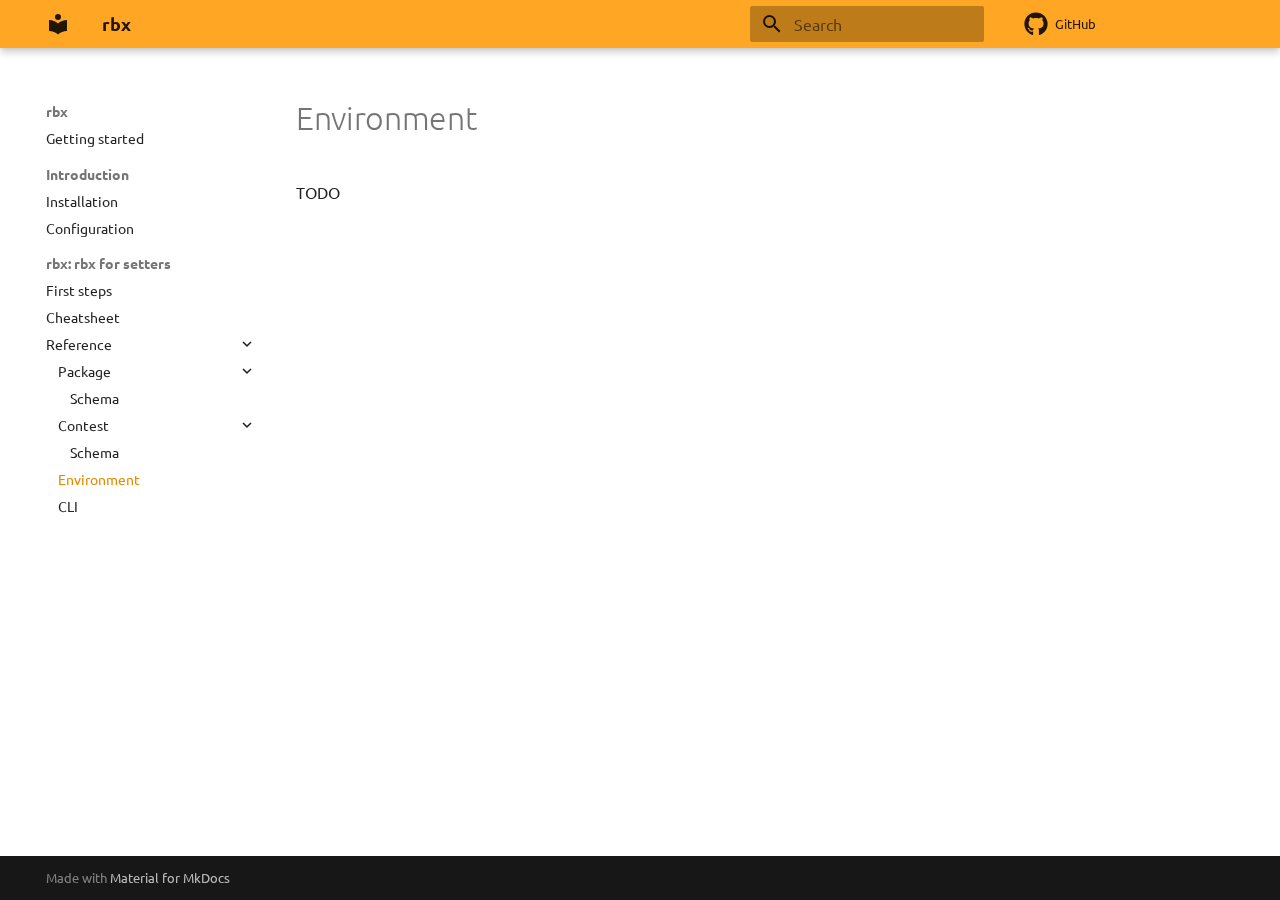
<file: setters/reference/environment/index.html>
<!doctype html>
<html lang="en" class="no-js">
  <head>
    
      <meta charset="utf-8">
      <meta name="viewport" content="width=device-width,initial-scale=1">
      
      
      
      
        <link rel="prev" href="../contest/schema/">
      
      
        <link rel="next" href="../cli/">
      
      
      <link rel="icon" href="../../../assets/images/favicon.png">
      <meta name="generator" content="mkdocs-1.6.1, mkdocs-material-9.6.1">
    
    
      
        <title>Environment - rbx</title>
      
    
    
      <link rel="stylesheet" href="../../../assets/stylesheets/main.a40c8224.min.css">
      
        
        <link rel="stylesheet" href="../../../assets/stylesheets/palette.06af60db.min.css">
      
      


    
    
      
    
    
      
        
        
        <link rel="preconnect" href="https://fonts.gstatic.com" crossorigin>
        <link rel="stylesheet" href="https://fonts.googleapis.com/css?family=Ubuntu:300,300i,400,400i,700,700i%7CRoboto+Mono:400,400i,700,700i&display=fallback">
        <style>:root{--md-text-font:"Ubuntu";--md-code-font:"Roboto Mono"}</style>
      
    
    
      <link rel="stylesheet" href="../../../assets/_mkdocstrings.css">
    
      <link rel="stylesheet" href="../../../extra.css">
    
      <link rel="stylesheet" href="../../../termynal.css">
    
    <script>__md_scope=new URL("../../..",location),__md_hash=e=>[...e].reduce(((e,_)=>(e<<5)-e+_.charCodeAt(0)),0),__md_get=(e,_=localStorage,t=__md_scope)=>JSON.parse(_.getItem(t.pathname+"."+e)),__md_set=(e,_,t=localStorage,a=__md_scope)=>{try{t.setItem(a.pathname+"."+e,JSON.stringify(_))}catch(e){}}</script>
    
      

    
    
    
  </head>
  
  
    
    
    
    
    
    <body dir="ltr" data-md-color-scheme="default" data-md-color-primary="orange" data-md-color-accent="indigo">
  
    
    <input class="md-toggle" data-md-toggle="drawer" type="checkbox" id="__drawer" autocomplete="off">
    <input class="md-toggle" data-md-toggle="search" type="checkbox" id="__search" autocomplete="off">
    <label class="md-overlay" for="__drawer"></label>
    <div data-md-component="skip">
      
        
        <a href="#environment" class="md-skip">
          Skip to content
        </a>
      
    </div>
    <div data-md-component="announce">
      
    </div>
    
    
      

  

<header class="md-header md-header--shadow" data-md-component="header">
  <nav class="md-header__inner md-grid" aria-label="Header">
    <a href="../../.." title="rbx" class="md-header__button md-logo" aria-label="rbx" data-md-component="logo">
      
  
  <svg xmlns="http://www.w3.org/2000/svg" viewBox="0 0 24 24"><path d="M12 8a3 3 0 0 0 3-3 3 3 0 0 0-3-3 3 3 0 0 0-3 3 3 3 0 0 0 3 3m0 3.54C9.64 9.35 6.5 8 3 8v11c3.5 0 6.64 1.35 9 3.54 2.36-2.19 5.5-3.54 9-3.54V8c-3.5 0-6.64 1.35-9 3.54"/></svg>

    </a>
    <label class="md-header__button md-icon" for="__drawer">
      
      <svg xmlns="http://www.w3.org/2000/svg" viewBox="0 0 24 24"><path d="M3 6h18v2H3zm0 5h18v2H3zm0 5h18v2H3z"/></svg>
    </label>
    <div class="md-header__title" data-md-component="header-title">
      <div class="md-header__ellipsis">
        <div class="md-header__topic">
          <span class="md-ellipsis">
            rbx
          </span>
        </div>
        <div class="md-header__topic" data-md-component="header-topic">
          <span class="md-ellipsis">
            
              Environment
            
          </span>
        </div>
      </div>
    </div>
    
      
    
    
    
    
      <label class="md-header__button md-icon" for="__search">
        
        <svg xmlns="http://www.w3.org/2000/svg" viewBox="0 0 24 24"><path d="M9.5 3A6.5 6.5 0 0 1 16 9.5c0 1.61-.59 3.09-1.56 4.23l.27.27h.79l5 5-1.5 1.5-5-5v-.79l-.27-.27A6.52 6.52 0 0 1 9.5 16 6.5 6.5 0 0 1 3 9.5 6.5 6.5 0 0 1 9.5 3m0 2C7 5 5 7 5 9.5S7 14 9.5 14 14 12 14 9.5 12 5 9.5 5"/></svg>
      </label>
      <div class="md-search" data-md-component="search" role="dialog">
  <label class="md-search__overlay" for="__search"></label>
  <div class="md-search__inner" role="search">
    <form class="md-search__form" name="search">
      <input type="text" class="md-search__input" name="query" aria-label="Search" placeholder="Search" autocapitalize="off" autocorrect="off" autocomplete="off" spellcheck="false" data-md-component="search-query" required>
      <label class="md-search__icon md-icon" for="__search">
        
        <svg xmlns="http://www.w3.org/2000/svg" viewBox="0 0 24 24"><path d="M9.5 3A6.5 6.5 0 0 1 16 9.5c0 1.61-.59 3.09-1.56 4.23l.27.27h.79l5 5-1.5 1.5-5-5v-.79l-.27-.27A6.52 6.52 0 0 1 9.5 16 6.5 6.5 0 0 1 3 9.5 6.5 6.5 0 0 1 9.5 3m0 2C7 5 5 7 5 9.5S7 14 9.5 14 14 12 14 9.5 12 5 9.5 5"/></svg>
        
        <svg xmlns="http://www.w3.org/2000/svg" viewBox="0 0 24 24"><path d="M20 11v2H8l5.5 5.5-1.42 1.42L4.16 12l7.92-7.92L13.5 5.5 8 11z"/></svg>
      </label>
      <nav class="md-search__options" aria-label="Search">
        
        <button type="reset" class="md-search__icon md-icon" title="Clear" aria-label="Clear" tabindex="-1">
          
          <svg xmlns="http://www.w3.org/2000/svg" viewBox="0 0 24 24"><path d="M19 6.41 17.59 5 12 10.59 6.41 5 5 6.41 10.59 12 5 17.59 6.41 19 12 13.41 17.59 19 19 17.59 13.41 12z"/></svg>
        </button>
      </nav>
      
        <div class="md-search__suggest" data-md-component="search-suggest"></div>
      
    </form>
    <div class="md-search__output">
      <div class="md-search__scrollwrap" tabindex="0" data-md-scrollfix>
        <div class="md-search-result" data-md-component="search-result">
          <div class="md-search-result__meta">
            Initializing search
          </div>
          <ol class="md-search-result__list" role="presentation"></ol>
        </div>
      </div>
    </div>
  </div>
</div>
    
    
      <div class="md-header__source">
        <a href="https://github.com/rsalesc/rbx" title="Go to repository" class="md-source" data-md-component="source">
  <div class="md-source__icon md-icon">
    
    <svg xmlns="http://www.w3.org/2000/svg" viewBox="0 0 496 512"><!--! Font Awesome Free 6.7.2 by @fontawesome - https://fontawesome.com License - https://fontawesome.com/license/free (Icons: CC BY 4.0, Fonts: SIL OFL 1.1, Code: MIT License) Copyright 2024 Fonticons, Inc.--><path d="M165.9 397.4c0 2-2.3 3.6-5.2 3.6-3.3.3-5.6-1.3-5.6-3.6 0-2 2.3-3.6 5.2-3.6 3-.3 5.6 1.3 5.6 3.6m-31.1-4.5c-.7 2 1.3 4.3 4.3 4.9 2.6 1 5.6 0 6.2-2s-1.3-4.3-4.3-5.2c-2.6-.7-5.5.3-6.2 2.3m44.2-1.7c-2.9.7-4.9 2.6-4.6 4.9.3 2 2.9 3.3 5.9 2.6 2.9-.7 4.9-2.6 4.6-4.6-.3-1.9-3-3.2-5.9-2.9M244.8 8C106.1 8 0 113.3 0 252c0 110.9 69.8 205.8 169.5 239.2 12.8 2.3 17.3-5.6 17.3-12.1 0-6.2-.3-40.4-.3-61.4 0 0-70 15-84.7-29.8 0 0-11.4-29.1-27.8-36.6 0 0-22.9-15.7 1.6-15.4 0 0 24.9 2 38.6 25.8 21.9 38.6 58.6 27.5 72.9 20.9 2.3-16 8.8-27.1 16-33.7-55.9-6.2-112.3-14.3-112.3-110.5 0-27.5 7.6-41.3 23.6-58.9-2.6-6.5-11.1-33.3 2.6-67.9 20.9-6.5 69 27 69 27 20-5.6 41.5-8.5 62.8-8.5s42.8 2.9 62.8 8.5c0 0 48.1-33.6 69-27 13.7 34.7 5.2 61.4 2.6 67.9 16 17.7 25.8 31.5 25.8 58.9 0 96.5-58.9 104.2-114.8 110.5 9.2 7.9 17 22.9 17 46.4 0 33.7-.3 75.4-.3 83.6 0 6.5 4.6 14.4 17.3 12.1C428.2 457.8 496 362.9 496 252 496 113.3 383.5 8 244.8 8M97.2 352.9c-1.3 1-1 3.3.7 5.2 1.6 1.6 3.9 2.3 5.2 1 1.3-1 1-3.3-.7-5.2-1.6-1.6-3.9-2.3-5.2-1m-10.8-8.1c-.7 1.3.3 2.9 2.3 3.9 1.6 1 3.6.7 4.3-.7.7-1.3-.3-2.9-2.3-3.9-2-.6-3.6-.3-4.3.7m32.4 35.6c-1.6 1.3-1 4.3 1.3 6.2 2.3 2.3 5.2 2.6 6.5 1 1.3-1.3.7-4.3-1.3-6.2-2.2-2.3-5.2-2.6-6.5-1m-11.4-14.7c-1.6 1-1.6 3.6 0 5.9s4.3 3.3 5.6 2.3c1.6-1.3 1.6-3.9 0-6.2-1.4-2.3-4-3.3-5.6-2"/></svg>
  </div>
  <div class="md-source__repository">
    GitHub
  </div>
</a>
      </div>
    
  </nav>
  
</header>
    
    <div class="md-container" data-md-component="container">
      
      
        
          
        
      
      <main class="md-main" data-md-component="main">
        <div class="md-main__inner md-grid">
          
            
              
              <div class="md-sidebar md-sidebar--primary" data-md-component="sidebar" data-md-type="navigation" >
                <div class="md-sidebar__scrollwrap">
                  <div class="md-sidebar__inner">
                    



<nav class="md-nav md-nav--primary" aria-label="Navigation" data-md-level="0">
  <label class="md-nav__title" for="__drawer">
    <a href="../../.." title="rbx" class="md-nav__button md-logo" aria-label="rbx" data-md-component="logo">
      
  
  <svg xmlns="http://www.w3.org/2000/svg" viewBox="0 0 24 24"><path d="M12 8a3 3 0 0 0 3-3 3 3 0 0 0-3-3 3 3 0 0 0-3 3 3 3 0 0 0 3 3m0 3.54C9.64 9.35 6.5 8 3 8v11c3.5 0 6.64 1.35 9 3.54 2.36-2.19 5.5-3.54 9-3.54V8c-3.5 0-6.64 1.35-9 3.54"/></svg>

    </a>
    rbx
  </label>
  
    <div class="md-nav__source">
      <a href="https://github.com/rsalesc/rbx" title="Go to repository" class="md-source" data-md-component="source">
  <div class="md-source__icon md-icon">
    
    <svg xmlns="http://www.w3.org/2000/svg" viewBox="0 0 496 512"><!--! Font Awesome Free 6.7.2 by @fontawesome - https://fontawesome.com License - https://fontawesome.com/license/free (Icons: CC BY 4.0, Fonts: SIL OFL 1.1, Code: MIT License) Copyright 2024 Fonticons, Inc.--><path d="M165.9 397.4c0 2-2.3 3.6-5.2 3.6-3.3.3-5.6-1.3-5.6-3.6 0-2 2.3-3.6 5.2-3.6 3-.3 5.6 1.3 5.6 3.6m-31.1-4.5c-.7 2 1.3 4.3 4.3 4.9 2.6 1 5.6 0 6.2-2s-1.3-4.3-4.3-5.2c-2.6-.7-5.5.3-6.2 2.3m44.2-1.7c-2.9.7-4.9 2.6-4.6 4.9.3 2 2.9 3.3 5.9 2.6 2.9-.7 4.9-2.6 4.6-4.6-.3-1.9-3-3.2-5.9-2.9M244.8 8C106.1 8 0 113.3 0 252c0 110.9 69.8 205.8 169.5 239.2 12.8 2.3 17.3-5.6 17.3-12.1 0-6.2-.3-40.4-.3-61.4 0 0-70 15-84.7-29.8 0 0-11.4-29.1-27.8-36.6 0 0-22.9-15.7 1.6-15.4 0 0 24.9 2 38.6 25.8 21.9 38.6 58.6 27.5 72.9 20.9 2.3-16 8.8-27.1 16-33.7-55.9-6.2-112.3-14.3-112.3-110.5 0-27.5 7.6-41.3 23.6-58.9-2.6-6.5-11.1-33.3 2.6-67.9 20.9-6.5 69 27 69 27 20-5.6 41.5-8.5 62.8-8.5s42.8 2.9 62.8 8.5c0 0 48.1-33.6 69-27 13.7 34.7 5.2 61.4 2.6 67.9 16 17.7 25.8 31.5 25.8 58.9 0 96.5-58.9 104.2-114.8 110.5 9.2 7.9 17 22.9 17 46.4 0 33.7-.3 75.4-.3 83.6 0 6.5 4.6 14.4 17.3 12.1C428.2 457.8 496 362.9 496 252 496 113.3 383.5 8 244.8 8M97.2 352.9c-1.3 1-1 3.3.7 5.2 1.6 1.6 3.9 2.3 5.2 1 1.3-1 1-3.3-.7-5.2-1.6-1.6-3.9-2.3-5.2-1m-10.8-8.1c-.7 1.3.3 2.9 2.3 3.9 1.6 1 3.6.7 4.3-.7.7-1.3-.3-2.9-2.3-3.9-2-.6-3.6-.3-4.3.7m32.4 35.6c-1.6 1.3-1 4.3 1.3 6.2 2.3 2.3 5.2 2.6 6.5 1 1.3-1.3.7-4.3-1.3-6.2-2.2-2.3-5.2-2.6-6.5-1m-11.4-14.7c-1.6 1-1.6 3.6 0 5.9s4.3 3.3 5.6 2.3c1.6-1.3 1.6-3.9 0-6.2-1.4-2.3-4-3.3-5.6-2"/></svg>
  </div>
  <div class="md-source__repository">
    GitHub
  </div>
</a>
    </div>
  
  <ul class="md-nav__list" data-md-scrollfix>
    
      
      
  
  
  
  
    <li class="md-nav__item">
      <a href="../../.." class="md-nav__link">
        
  
  <span class="md-ellipsis">
    Getting started
    
  </span>
  

      </a>
    </li>
  

    
      
      
  
  
  
  
    
    
      
        
      
        
      
    
    
      
        
        
      
    
    
    <li class="md-nav__item md-nav__item--section md-nav__item--nested">
      
        
        
          
        
        <input class="md-nav__toggle md-toggle md-toggle--indeterminate" type="checkbox" id="__nav_2" >
        
          
          <label class="md-nav__link" for="__nav_2" id="__nav_2_label" tabindex="">
            
  
  <span class="md-ellipsis">
    Introduction
    
  </span>
  

            <span class="md-nav__icon md-icon"></span>
          </label>
        
        <nav class="md-nav" data-md-level="1" aria-labelledby="__nav_2_label" aria-expanded="false">
          <label class="md-nav__title" for="__nav_2">
            <span class="md-nav__icon md-icon"></span>
            Introduction
          </label>
          <ul class="md-nav__list" data-md-scrollfix>
            
              
                
  
  
  
  
    <li class="md-nav__item">
      <a href="../../../intro/installation/" class="md-nav__link">
        
  
  <span class="md-ellipsis">
    Installation
    
  </span>
  

      </a>
    </li>
  

              
            
              
                
  
  
  
  
    <li class="md-nav__item">
      <a href="../../../intro/configuration/" class="md-nav__link">
        
  
  <span class="md-ellipsis">
    Configuration
    
  </span>
  

      </a>
    </li>
  

              
            
          </ul>
        </nav>
      
    </li>
  

    
      
      
  
  
    
  
  
  
    
    
      
        
      
        
      
        
      
    
    
      
        
        
      
    
    
    <li class="md-nav__item md-nav__item--active md-nav__item--section md-nav__item--nested">
      
        
        
        <input class="md-nav__toggle md-toggle " type="checkbox" id="__nav_3" checked>
        
          
          <label class="md-nav__link" for="__nav_3" id="__nav_3_label" tabindex="">
            
  
  <span class="md-ellipsis">
    rbx: rbx for setters
    
  </span>
  

            <span class="md-nav__icon md-icon"></span>
          </label>
        
        <nav class="md-nav" data-md-level="1" aria-labelledby="__nav_3_label" aria-expanded="true">
          <label class="md-nav__title" for="__nav_3">
            <span class="md-nav__icon md-icon"></span>
            rbx: rbx for setters
          </label>
          <ul class="md-nav__list" data-md-scrollfix>
            
              
                
  
  
  
  
    <li class="md-nav__item">
      <a href="../../first-steps/" class="md-nav__link">
        
  
  <span class="md-ellipsis">
    First steps
    
  </span>
  

      </a>
    </li>
  

              
            
              
                
  
  
  
  
    <li class="md-nav__item">
      <a href="../../cheatsheet/" class="md-nav__link">
        
  
  <span class="md-ellipsis">
    Cheatsheet
    
  </span>
  

      </a>
    </li>
  

              
            
              
                
  
  
    
  
  
  
    
    
      
        
      
        
      
        
      
        
      
    
    
      
    
    
    <li class="md-nav__item md-nav__item--active md-nav__item--nested">
      
        
        
        <input class="md-nav__toggle md-toggle " type="checkbox" id="__nav_3_3" checked>
        
          
          <label class="md-nav__link" for="__nav_3_3" id="__nav_3_3_label" tabindex="0">
            
  
  <span class="md-ellipsis">
    Reference
    
  </span>
  

            <span class="md-nav__icon md-icon"></span>
          </label>
        
        <nav class="md-nav" data-md-level="2" aria-labelledby="__nav_3_3_label" aria-expanded="true">
          <label class="md-nav__title" for="__nav_3_3">
            <span class="md-nav__icon md-icon"></span>
            Reference
          </label>
          <ul class="md-nav__list" data-md-scrollfix>
            
              
                
  
  
  
  
    
    
      
        
          
        
      
        
      
    
    
      
    
    
    <li class="md-nav__item md-nav__item--nested">
      
        
        
          
        
        <input class="md-nav__toggle md-toggle md-toggle--indeterminate" type="checkbox" id="__nav_3_3_1" >
        
          
          
          <div class="md-nav__link md-nav__container">
            <a href="../package/" class="md-nav__link ">
              
  
  <span class="md-ellipsis">
    Package
    
  </span>
  

            </a>
            
              
              <label class="md-nav__link " for="__nav_3_3_1" id="__nav_3_3_1_label" tabindex="0">
                <span class="md-nav__icon md-icon"></span>
              </label>
            
          </div>
        
        <nav class="md-nav" data-md-level="3" aria-labelledby="__nav_3_3_1_label" aria-expanded="false">
          <label class="md-nav__title" for="__nav_3_3_1">
            <span class="md-nav__icon md-icon"></span>
            Package
          </label>
          <ul class="md-nav__list" data-md-scrollfix>
            
              
            
              
                
  
  
  
  
    <li class="md-nav__item">
      <a href="../package/schema/" class="md-nav__link">
        
  
  <span class="md-ellipsis">
    Schema
    
  </span>
  

      </a>
    </li>
  

              
            
          </ul>
        </nav>
      
    </li>
  

              
            
              
                
  
  
  
  
    
    
      
        
          
        
      
        
      
    
    
      
    
    
    <li class="md-nav__item md-nav__item--nested">
      
        
        
          
        
        <input class="md-nav__toggle md-toggle md-toggle--indeterminate" type="checkbox" id="__nav_3_3_2" >
        
          
          
          <div class="md-nav__link md-nav__container">
            <a href="../contest/" class="md-nav__link ">
              
  
  <span class="md-ellipsis">
    Contest
    
  </span>
  

            </a>
            
              
              <label class="md-nav__link " for="__nav_3_3_2" id="__nav_3_3_2_label" tabindex="0">
                <span class="md-nav__icon md-icon"></span>
              </label>
            
          </div>
        
        <nav class="md-nav" data-md-level="3" aria-labelledby="__nav_3_3_2_label" aria-expanded="false">
          <label class="md-nav__title" for="__nav_3_3_2">
            <span class="md-nav__icon md-icon"></span>
            Contest
          </label>
          <ul class="md-nav__list" data-md-scrollfix>
            
              
            
              
                
  
  
  
  
    <li class="md-nav__item">
      <a href="../contest/schema/" class="md-nav__link">
        
  
  <span class="md-ellipsis">
    Schema
    
  </span>
  

      </a>
    </li>
  

              
            
          </ul>
        </nav>
      
    </li>
  

              
            
              
                
  
  
    
  
  
  
    <li class="md-nav__item md-nav__item--active">
      
      <input class="md-nav__toggle md-toggle" type="checkbox" id="__toc">
      
      
        
      
      
      <a href="./" class="md-nav__link md-nav__link--active">
        
  
  <span class="md-ellipsis">
    Environment
    
  </span>
  

      </a>
      
    </li>
  

              
            
              
                
  
  
  
  
    <li class="md-nav__item">
      <a href="../cli/" class="md-nav__link">
        
  
  <span class="md-ellipsis">
    CLI
    
  </span>
  

      </a>
    </li>
  

              
            
          </ul>
        </nav>
      
    </li>
  

              
            
          </ul>
        </nav>
      
    </li>
  

    
  </ul>
</nav>
                  </div>
                </div>
              </div>
            
            
              
              <div class="md-sidebar md-sidebar--secondary" data-md-component="sidebar" data-md-type="toc" >
                <div class="md-sidebar__scrollwrap">
                  <div class="md-sidebar__inner">
                    

<nav class="md-nav md-nav--secondary" aria-label="Table of contents">
  
  
  
    
  
  
</nav>
                  </div>
                </div>
              </div>
            
          
          
            <div class="md-content" data-md-component="content">
              <article class="md-content__inner md-typeset">
                
                  


  
  


<h1 id="environment">Environment</h1>
<p>TODO</p>












                
              </article>
            </div>
          
          
<script>var target=document.getElementById(location.hash.slice(1));target&&target.name&&(target.checked=target.name.startsWith("__tabbed_"))</script>
        </div>
        
      </main>
      
        <footer class="md-footer">
  
  <div class="md-footer-meta md-typeset">
    <div class="md-footer-meta__inner md-grid">
      <div class="md-copyright">
  
  
    Made with
    <a href="https://squidfunk.github.io/mkdocs-material/" target="_blank" rel="noopener">
      Material for MkDocs
    </a>
  
</div>
      
    </div>
  </div>
</footer>
      
    </div>
    <div class="md-dialog" data-md-component="dialog">
      <div class="md-dialog__inner md-typeset"></div>
    </div>
    
    
    <script id="__config" type="application/json">{"base": "../../..", "features": ["content.code.copy", "content.code.annotate", "navigation.sections", "navigation.indexes", "navigation.path", "navigation.expand", "search.highlight", "search.suggest", "toc.follow"], "search": "../../../assets/javascripts/workers/search.f8cc74c7.min.js", "tags": {"accepted": "\u003cspan style=\"color: green\"\u003eaccepted\u003c/span\u003e", "wrong_answer": "\u003cspan style=\"color: red\"\u003ewrong answer\u003c/span\u003e"}, "translations": {"clipboard.copied": "Copied to clipboard", "clipboard.copy": "Copy to clipboard", "search.result.more.one": "1 more on this page", "search.result.more.other": "# more on this page", "search.result.none": "No matching documents", "search.result.one": "1 matching document", "search.result.other": "# matching documents", "search.result.placeholder": "Type to start searching", "search.result.term.missing": "Missing", "select.version": "Select version"}}</script>
    
    
      <script src="../../../assets/javascripts/bundle.5090c770.min.js"></script>
      
        <script src="../../../termynal.js"></script>
      
    
  </body>
</html>
</file>
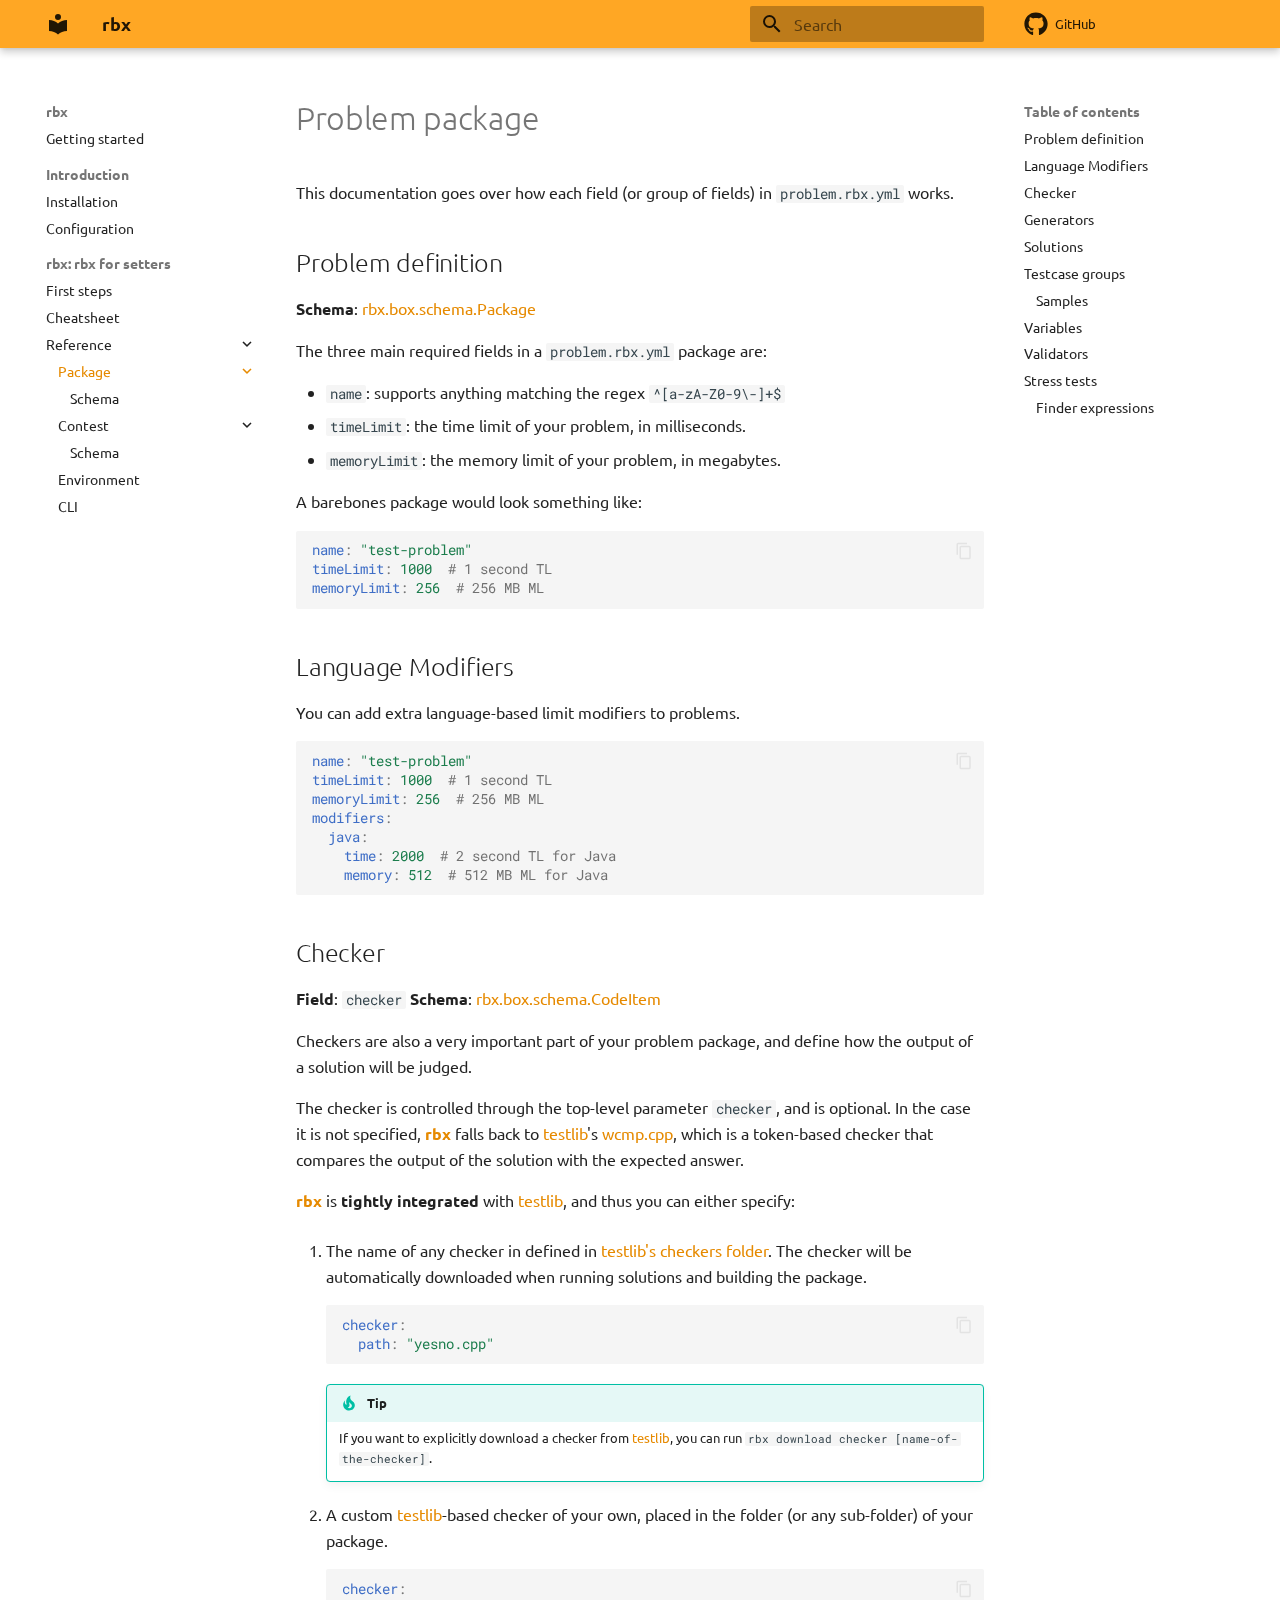
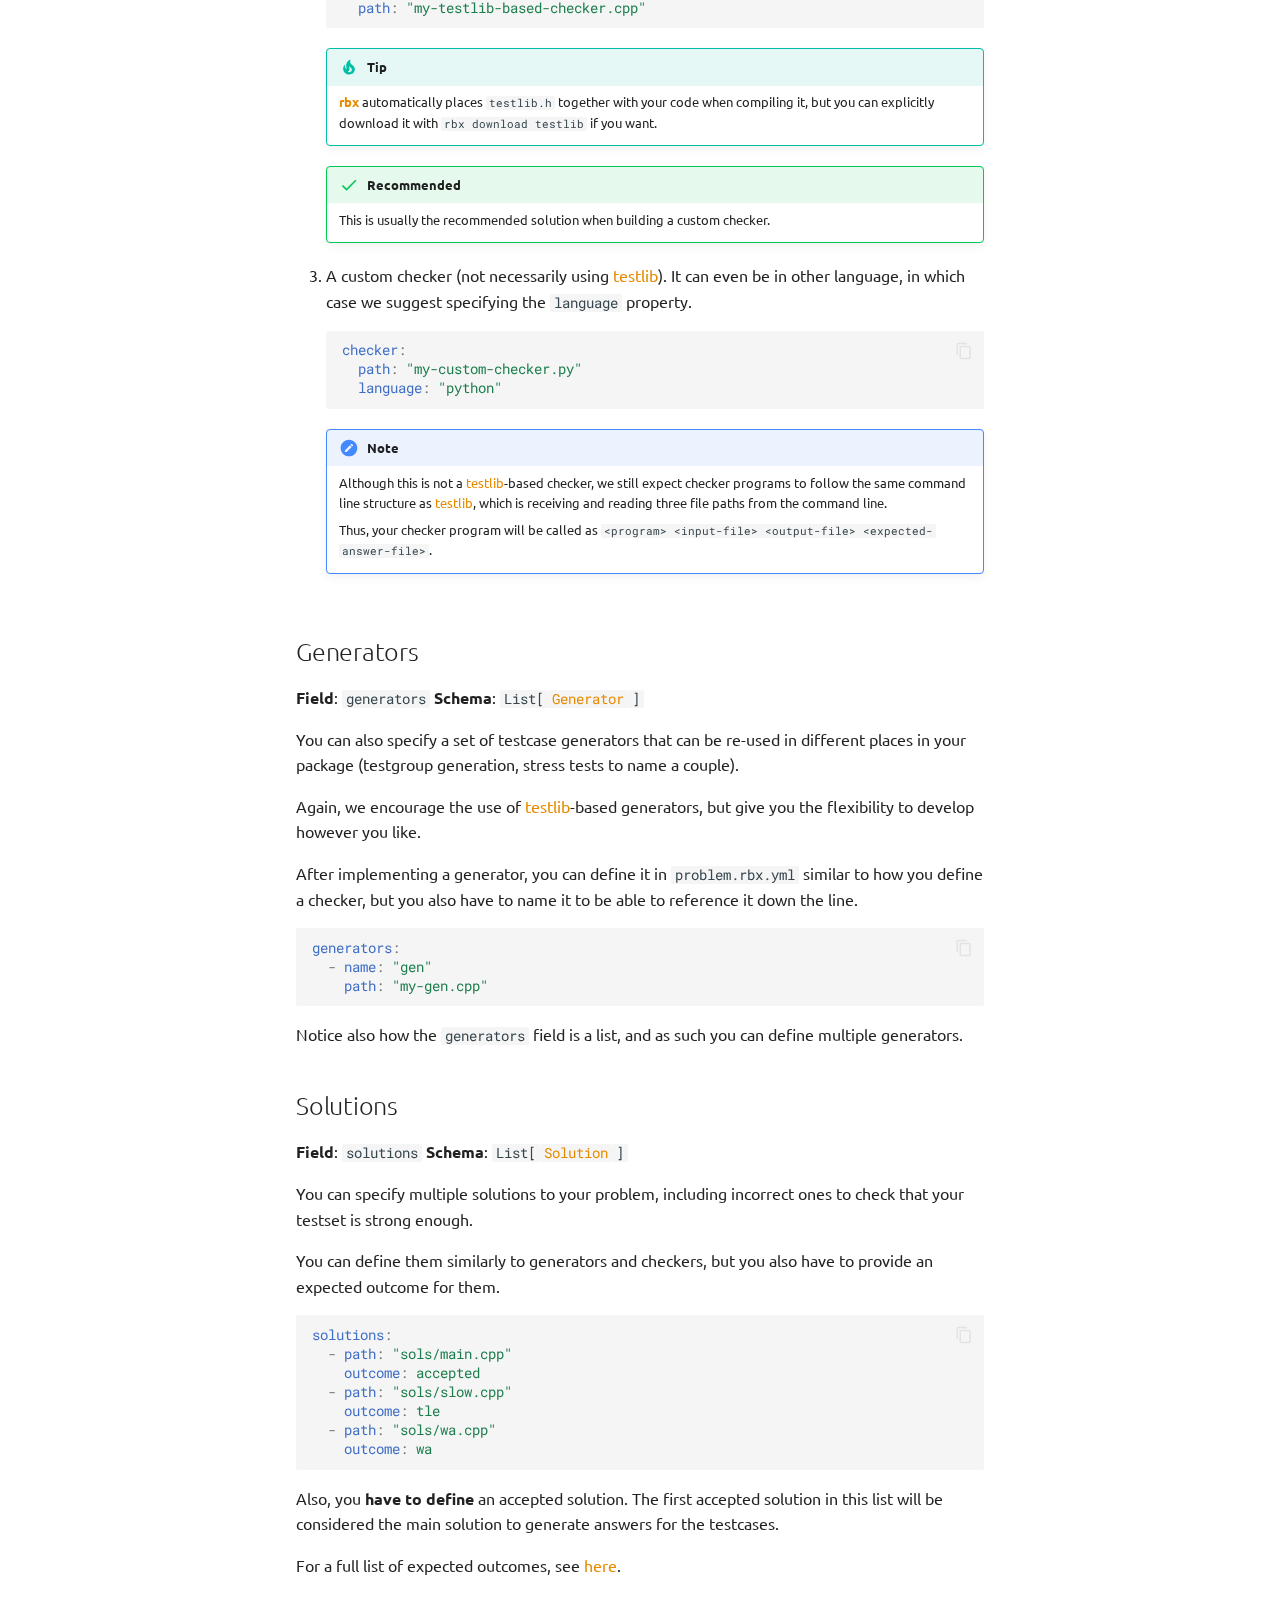
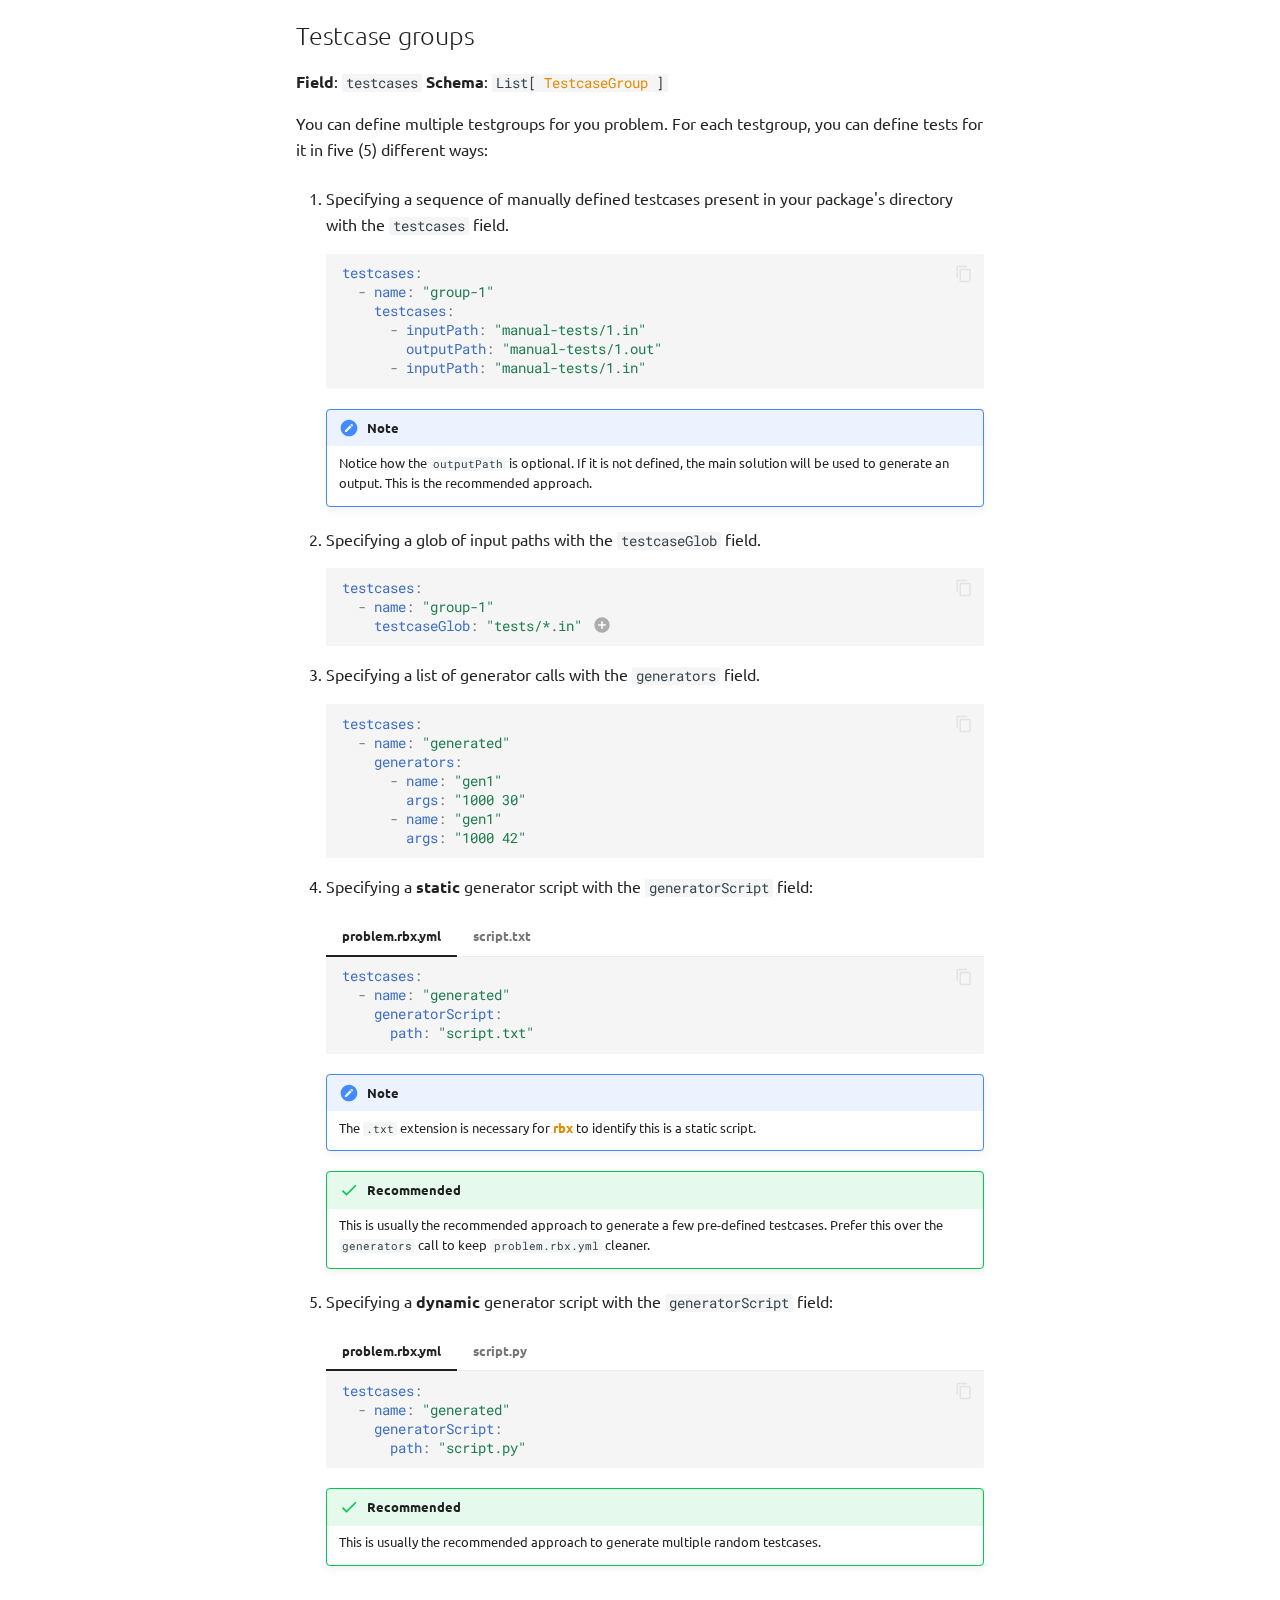
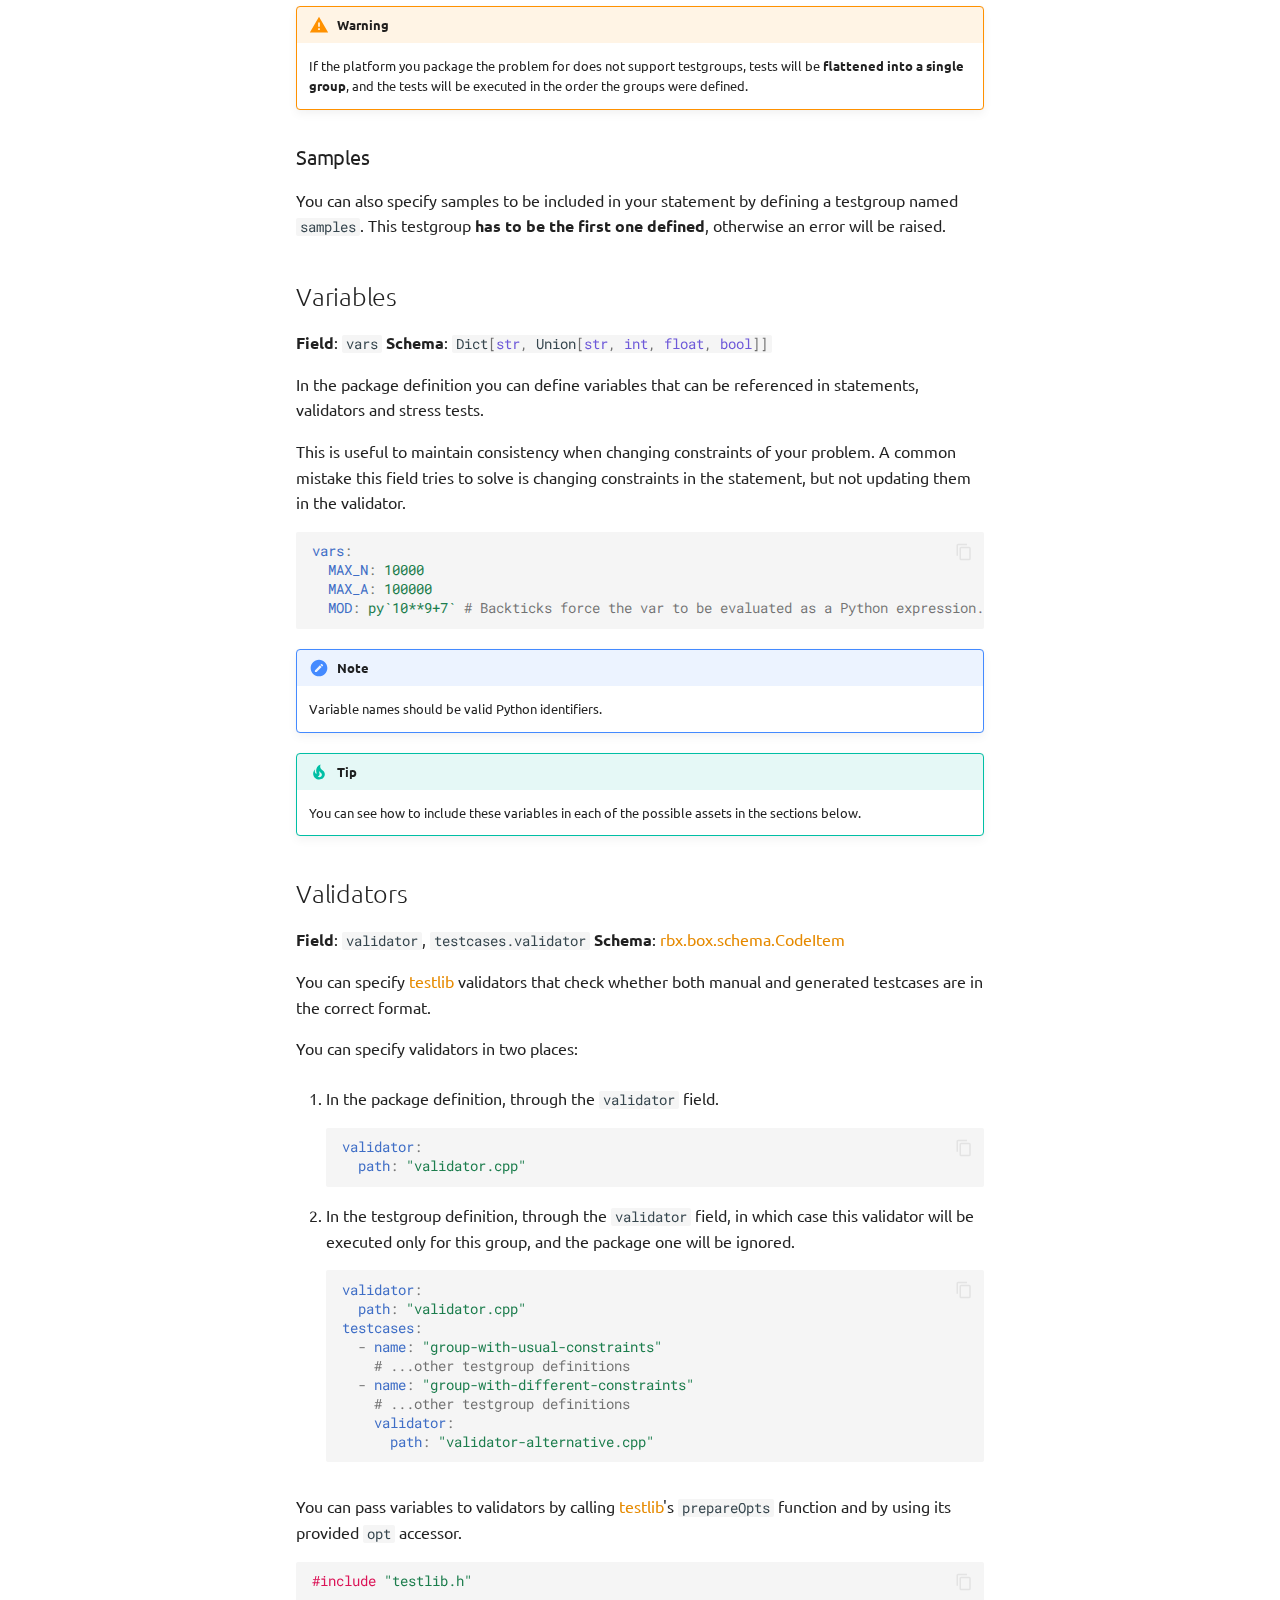
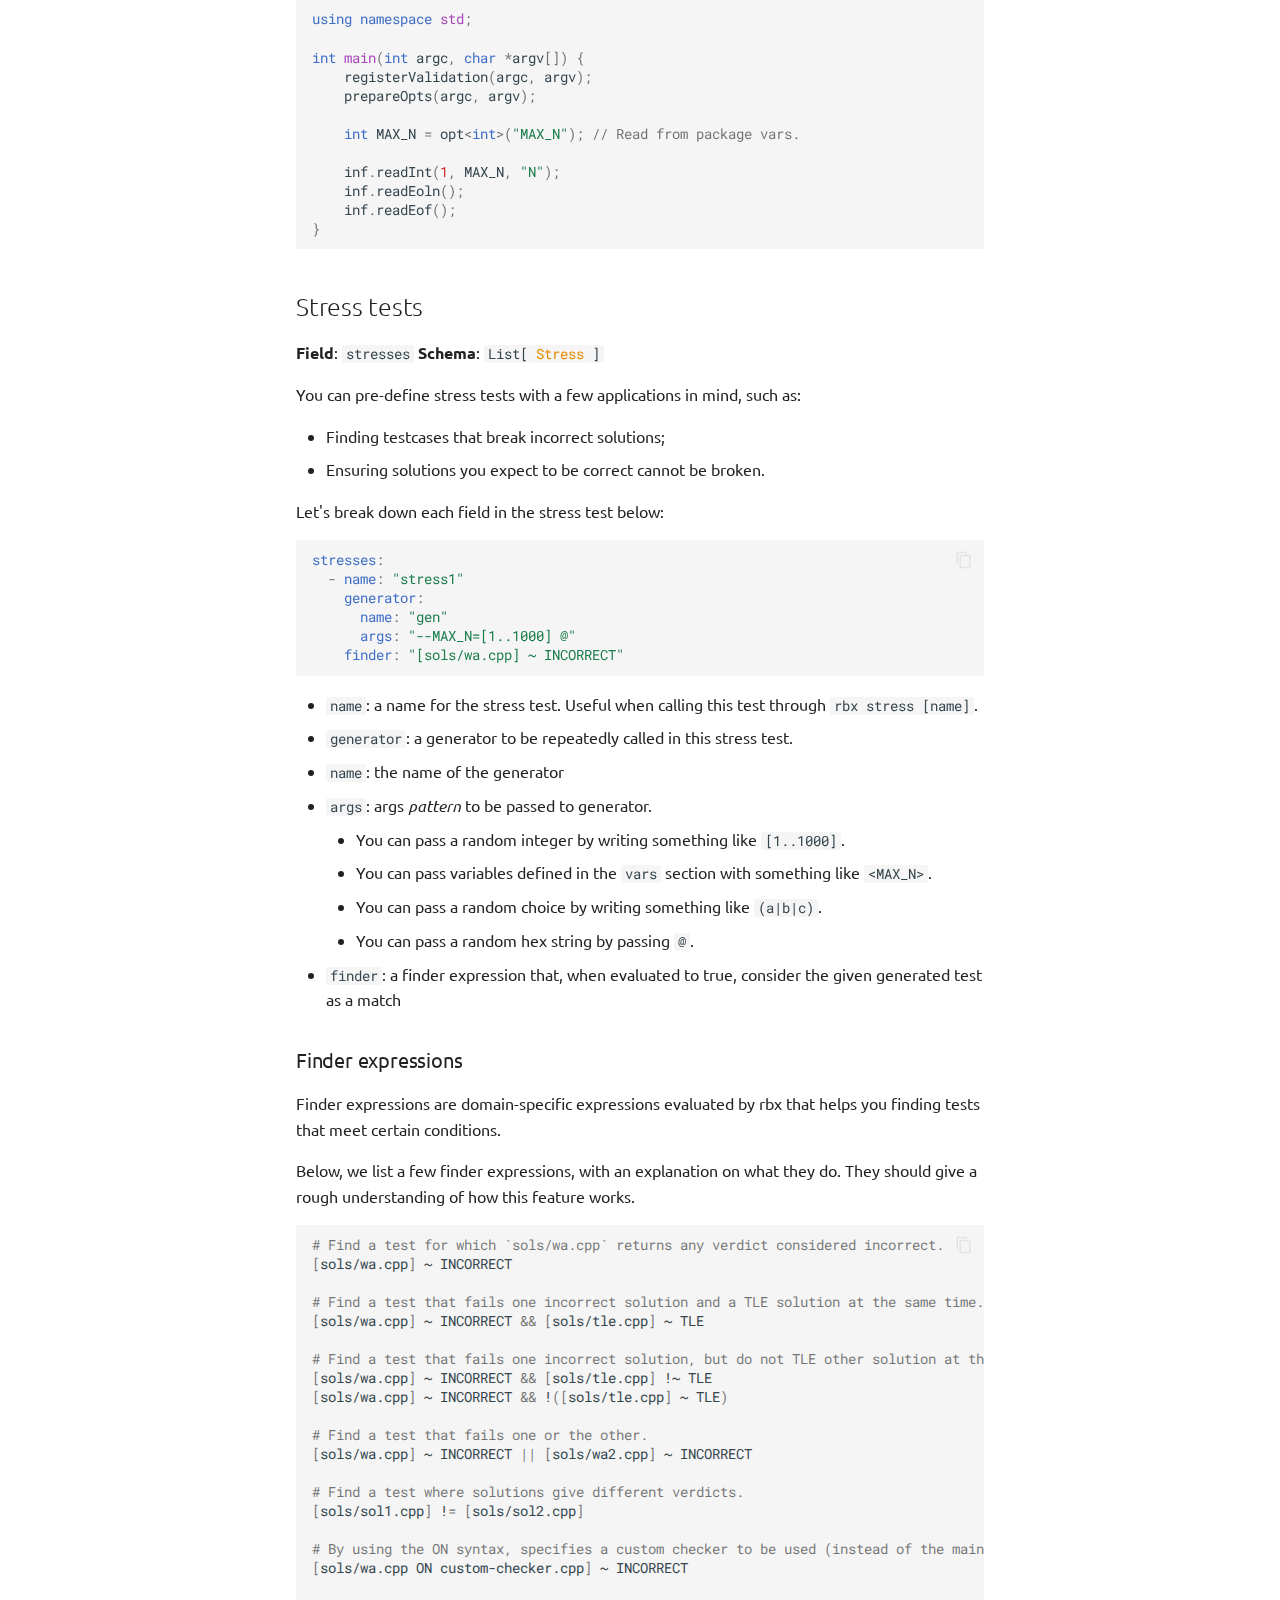
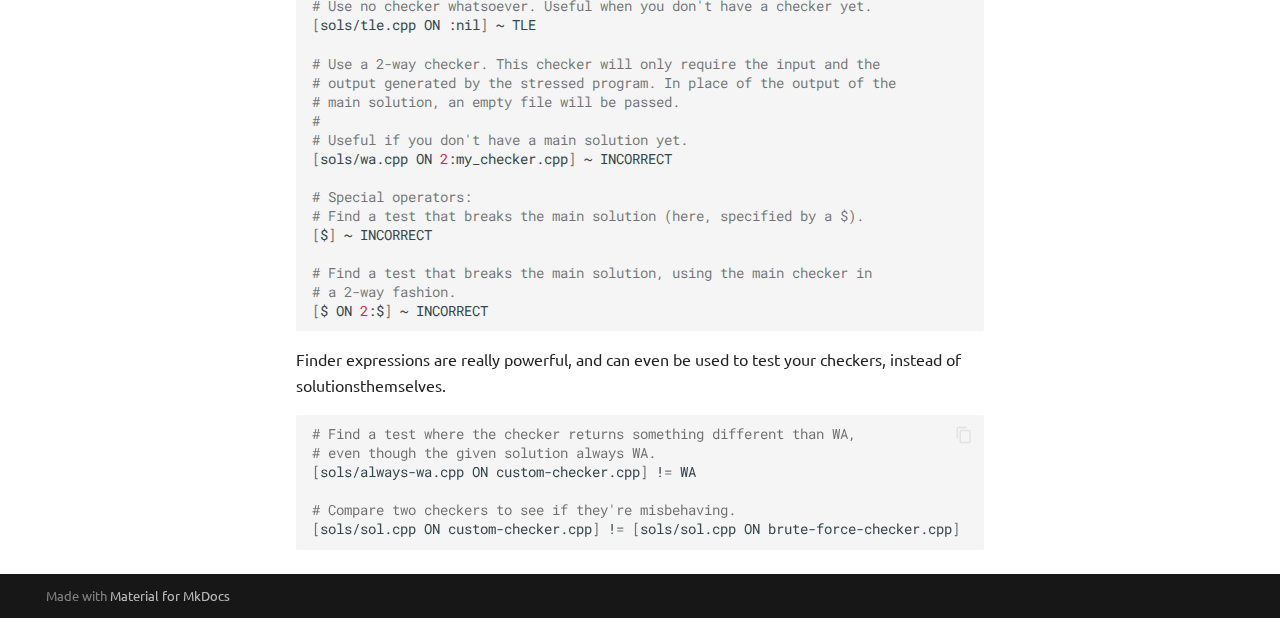
<file: setters/reference/package/index.html>
<!doctype html>
<html lang="en" class="no-js">
  <head>
    
      <meta charset="utf-8">
      <meta name="viewport" content="width=device-width,initial-scale=1">
      
      
      
      
        <link rel="prev" href="../../cheatsheet/">
      
      
        <link rel="next" href="schema/">
      
      
      <link rel="icon" href="../../../assets/images/favicon.png">
      <meta name="generator" content="mkdocs-1.6.1, mkdocs-material-9.6.1">
    
    
      
        <title>Problem package - rbx</title>
      
    
    
      <link rel="stylesheet" href="../../../assets/stylesheets/main.a40c8224.min.css">
      
        
        <link rel="stylesheet" href="../../../assets/stylesheets/palette.06af60db.min.css">
      
      


    
    
      
    
    
      
        
        
        <link rel="preconnect" href="https://fonts.gstatic.com" crossorigin>
        <link rel="stylesheet" href="https://fonts.googleapis.com/css?family=Ubuntu:300,300i,400,400i,700,700i%7CRoboto+Mono:400,400i,700,700i&display=fallback">
        <style>:root{--md-text-font:"Ubuntu";--md-code-font:"Roboto Mono"}</style>
      
    
    
      <link rel="stylesheet" href="../../../assets/_mkdocstrings.css">
    
      <link rel="stylesheet" href="../../../extra.css">
    
      <link rel="stylesheet" href="../../../termynal.css">
    
    <script>__md_scope=new URL("../../..",location),__md_hash=e=>[...e].reduce(((e,_)=>(e<<5)-e+_.charCodeAt(0)),0),__md_get=(e,_=localStorage,t=__md_scope)=>JSON.parse(_.getItem(t.pathname+"."+e)),__md_set=(e,_,t=localStorage,a=__md_scope)=>{try{t.setItem(a.pathname+"."+e,JSON.stringify(_))}catch(e){}}</script>
    
      

    
    
    
  </head>
  
  
    
    
    
    
    
    <body dir="ltr" data-md-color-scheme="default" data-md-color-primary="orange" data-md-color-accent="indigo">
  
    
    <input class="md-toggle" data-md-toggle="drawer" type="checkbox" id="__drawer" autocomplete="off">
    <input class="md-toggle" data-md-toggle="search" type="checkbox" id="__search" autocomplete="off">
    <label class="md-overlay" for="__drawer"></label>
    <div data-md-component="skip">
      
        
        <a href="#problem-package" class="md-skip">
          Skip to content
        </a>
      
    </div>
    <div data-md-component="announce">
      
    </div>
    
    
      

  

<header class="md-header md-header--shadow" data-md-component="header">
  <nav class="md-header__inner md-grid" aria-label="Header">
    <a href="../../.." title="rbx" class="md-header__button md-logo" aria-label="rbx" data-md-component="logo">
      
  
  <svg xmlns="http://www.w3.org/2000/svg" viewBox="0 0 24 24"><path d="M12 8a3 3 0 0 0 3-3 3 3 0 0 0-3-3 3 3 0 0 0-3 3 3 3 0 0 0 3 3m0 3.54C9.64 9.35 6.5 8 3 8v11c3.5 0 6.64 1.35 9 3.54 2.36-2.19 5.5-3.54 9-3.54V8c-3.5 0-6.64 1.35-9 3.54"/></svg>

    </a>
    <label class="md-header__button md-icon" for="__drawer">
      
      <svg xmlns="http://www.w3.org/2000/svg" viewBox="0 0 24 24"><path d="M3 6h18v2H3zm0 5h18v2H3zm0 5h18v2H3z"/></svg>
    </label>
    <div class="md-header__title" data-md-component="header-title">
      <div class="md-header__ellipsis">
        <div class="md-header__topic">
          <span class="md-ellipsis">
            rbx
          </span>
        </div>
        <div class="md-header__topic" data-md-component="header-topic">
          <span class="md-ellipsis">
            
              Problem package
            
          </span>
        </div>
      </div>
    </div>
    
      
    
    
    
    
      <label class="md-header__button md-icon" for="__search">
        
        <svg xmlns="http://www.w3.org/2000/svg" viewBox="0 0 24 24"><path d="M9.5 3A6.5 6.5 0 0 1 16 9.5c0 1.61-.59 3.09-1.56 4.23l.27.27h.79l5 5-1.5 1.5-5-5v-.79l-.27-.27A6.52 6.52 0 0 1 9.5 16 6.5 6.5 0 0 1 3 9.5 6.5 6.5 0 0 1 9.5 3m0 2C7 5 5 7 5 9.5S7 14 9.5 14 14 12 14 9.5 12 5 9.5 5"/></svg>
      </label>
      <div class="md-search" data-md-component="search" role="dialog">
  <label class="md-search__overlay" for="__search"></label>
  <div class="md-search__inner" role="search">
    <form class="md-search__form" name="search">
      <input type="text" class="md-search__input" name="query" aria-label="Search" placeholder="Search" autocapitalize="off" autocorrect="off" autocomplete="off" spellcheck="false" data-md-component="search-query" required>
      <label class="md-search__icon md-icon" for="__search">
        
        <svg xmlns="http://www.w3.org/2000/svg" viewBox="0 0 24 24"><path d="M9.5 3A6.5 6.5 0 0 1 16 9.5c0 1.61-.59 3.09-1.56 4.23l.27.27h.79l5 5-1.5 1.5-5-5v-.79l-.27-.27A6.52 6.52 0 0 1 9.5 16 6.5 6.5 0 0 1 3 9.5 6.5 6.5 0 0 1 9.5 3m0 2C7 5 5 7 5 9.5S7 14 9.5 14 14 12 14 9.5 12 5 9.5 5"/></svg>
        
        <svg xmlns="http://www.w3.org/2000/svg" viewBox="0 0 24 24"><path d="M20 11v2H8l5.5 5.5-1.42 1.42L4.16 12l7.92-7.92L13.5 5.5 8 11z"/></svg>
      </label>
      <nav class="md-search__options" aria-label="Search">
        
        <button type="reset" class="md-search__icon md-icon" title="Clear" aria-label="Clear" tabindex="-1">
          
          <svg xmlns="http://www.w3.org/2000/svg" viewBox="0 0 24 24"><path d="M19 6.41 17.59 5 12 10.59 6.41 5 5 6.41 10.59 12 5 17.59 6.41 19 12 13.41 17.59 19 19 17.59 13.41 12z"/></svg>
        </button>
      </nav>
      
        <div class="md-search__suggest" data-md-component="search-suggest"></div>
      
    </form>
    <div class="md-search__output">
      <div class="md-search__scrollwrap" tabindex="0" data-md-scrollfix>
        <div class="md-search-result" data-md-component="search-result">
          <div class="md-search-result__meta">
            Initializing search
          </div>
          <ol class="md-search-result__list" role="presentation"></ol>
        </div>
      </div>
    </div>
  </div>
</div>
    
    
      <div class="md-header__source">
        <a href="https://github.com/rsalesc/rbx" title="Go to repository" class="md-source" data-md-component="source">
  <div class="md-source__icon md-icon">
    
    <svg xmlns="http://www.w3.org/2000/svg" viewBox="0 0 496 512"><!--! Font Awesome Free 6.7.2 by @fontawesome - https://fontawesome.com License - https://fontawesome.com/license/free (Icons: CC BY 4.0, Fonts: SIL OFL 1.1, Code: MIT License) Copyright 2024 Fonticons, Inc.--><path d="M165.9 397.4c0 2-2.3 3.6-5.2 3.6-3.3.3-5.6-1.3-5.6-3.6 0-2 2.3-3.6 5.2-3.6 3-.3 5.6 1.3 5.6 3.6m-31.1-4.5c-.7 2 1.3 4.3 4.3 4.9 2.6 1 5.6 0 6.2-2s-1.3-4.3-4.3-5.2c-2.6-.7-5.5.3-6.2 2.3m44.2-1.7c-2.9.7-4.9 2.6-4.6 4.9.3 2 2.9 3.3 5.9 2.6 2.9-.7 4.9-2.6 4.6-4.6-.3-1.9-3-3.2-5.9-2.9M244.8 8C106.1 8 0 113.3 0 252c0 110.9 69.8 205.8 169.5 239.2 12.8 2.3 17.3-5.6 17.3-12.1 0-6.2-.3-40.4-.3-61.4 0 0-70 15-84.7-29.8 0 0-11.4-29.1-27.8-36.6 0 0-22.9-15.7 1.6-15.4 0 0 24.9 2 38.6 25.8 21.9 38.6 58.6 27.5 72.9 20.9 2.3-16 8.8-27.1 16-33.7-55.9-6.2-112.3-14.3-112.3-110.5 0-27.5 7.6-41.3 23.6-58.9-2.6-6.5-11.1-33.3 2.6-67.9 20.9-6.5 69 27 69 27 20-5.6 41.5-8.5 62.8-8.5s42.8 2.9 62.8 8.5c0 0 48.1-33.6 69-27 13.7 34.7 5.2 61.4 2.6 67.9 16 17.7 25.8 31.5 25.8 58.9 0 96.5-58.9 104.2-114.8 110.5 9.2 7.9 17 22.9 17 46.4 0 33.7-.3 75.4-.3 83.6 0 6.5 4.6 14.4 17.3 12.1C428.2 457.8 496 362.9 496 252 496 113.3 383.5 8 244.8 8M97.2 352.9c-1.3 1-1 3.3.7 5.2 1.6 1.6 3.9 2.3 5.2 1 1.3-1 1-3.3-.7-5.2-1.6-1.6-3.9-2.3-5.2-1m-10.8-8.1c-.7 1.3.3 2.9 2.3 3.9 1.6 1 3.6.7 4.3-.7.7-1.3-.3-2.9-2.3-3.9-2-.6-3.6-.3-4.3.7m32.4 35.6c-1.6 1.3-1 4.3 1.3 6.2 2.3 2.3 5.2 2.6 6.5 1 1.3-1.3.7-4.3-1.3-6.2-2.2-2.3-5.2-2.6-6.5-1m-11.4-14.7c-1.6 1-1.6 3.6 0 5.9s4.3 3.3 5.6 2.3c1.6-1.3 1.6-3.9 0-6.2-1.4-2.3-4-3.3-5.6-2"/></svg>
  </div>
  <div class="md-source__repository">
    GitHub
  </div>
</a>
      </div>
    
  </nav>
  
</header>
    
    <div class="md-container" data-md-component="container">
      
      
        
          
        
      
      <main class="md-main" data-md-component="main">
        <div class="md-main__inner md-grid">
          
            
              
              <div class="md-sidebar md-sidebar--primary" data-md-component="sidebar" data-md-type="navigation" >
                <div class="md-sidebar__scrollwrap">
                  <div class="md-sidebar__inner">
                    



<nav class="md-nav md-nav--primary" aria-label="Navigation" data-md-level="0">
  <label class="md-nav__title" for="__drawer">
    <a href="../../.." title="rbx" class="md-nav__button md-logo" aria-label="rbx" data-md-component="logo">
      
  
  <svg xmlns="http://www.w3.org/2000/svg" viewBox="0 0 24 24"><path d="M12 8a3 3 0 0 0 3-3 3 3 0 0 0-3-3 3 3 0 0 0-3 3 3 3 0 0 0 3 3m0 3.54C9.64 9.35 6.5 8 3 8v11c3.5 0 6.64 1.35 9 3.54 2.36-2.19 5.5-3.54 9-3.54V8c-3.5 0-6.64 1.35-9 3.54"/></svg>

    </a>
    rbx
  </label>
  
    <div class="md-nav__source">
      <a href="https://github.com/rsalesc/rbx" title="Go to repository" class="md-source" data-md-component="source">
  <div class="md-source__icon md-icon">
    
    <svg xmlns="http://www.w3.org/2000/svg" viewBox="0 0 496 512"><!--! Font Awesome Free 6.7.2 by @fontawesome - https://fontawesome.com License - https://fontawesome.com/license/free (Icons: CC BY 4.0, Fonts: SIL OFL 1.1, Code: MIT License) Copyright 2024 Fonticons, Inc.--><path d="M165.9 397.4c0 2-2.3 3.6-5.2 3.6-3.3.3-5.6-1.3-5.6-3.6 0-2 2.3-3.6 5.2-3.6 3-.3 5.6 1.3 5.6 3.6m-31.1-4.5c-.7 2 1.3 4.3 4.3 4.9 2.6 1 5.6 0 6.2-2s-1.3-4.3-4.3-5.2c-2.6-.7-5.5.3-6.2 2.3m44.2-1.7c-2.9.7-4.9 2.6-4.6 4.9.3 2 2.9 3.3 5.9 2.6 2.9-.7 4.9-2.6 4.6-4.6-.3-1.9-3-3.2-5.9-2.9M244.8 8C106.1 8 0 113.3 0 252c0 110.9 69.8 205.8 169.5 239.2 12.8 2.3 17.3-5.6 17.3-12.1 0-6.2-.3-40.4-.3-61.4 0 0-70 15-84.7-29.8 0 0-11.4-29.1-27.8-36.6 0 0-22.9-15.7 1.6-15.4 0 0 24.9 2 38.6 25.8 21.9 38.6 58.6 27.5 72.9 20.9 2.3-16 8.8-27.1 16-33.7-55.9-6.2-112.3-14.3-112.3-110.5 0-27.5 7.6-41.3 23.6-58.9-2.6-6.5-11.1-33.3 2.6-67.9 20.9-6.5 69 27 69 27 20-5.6 41.5-8.5 62.8-8.5s42.8 2.9 62.8 8.5c0 0 48.1-33.6 69-27 13.7 34.7 5.2 61.4 2.6 67.9 16 17.7 25.8 31.5 25.8 58.9 0 96.5-58.9 104.2-114.8 110.5 9.2 7.9 17 22.9 17 46.4 0 33.7-.3 75.4-.3 83.6 0 6.5 4.6 14.4 17.3 12.1C428.2 457.8 496 362.9 496 252 496 113.3 383.5 8 244.8 8M97.2 352.9c-1.3 1-1 3.3.7 5.2 1.6 1.6 3.9 2.3 5.2 1 1.3-1 1-3.3-.7-5.2-1.6-1.6-3.9-2.3-5.2-1m-10.8-8.1c-.7 1.3.3 2.9 2.3 3.9 1.6 1 3.6.7 4.3-.7.7-1.3-.3-2.9-2.3-3.9-2-.6-3.6-.3-4.3.7m32.4 35.6c-1.6 1.3-1 4.3 1.3 6.2 2.3 2.3 5.2 2.6 6.5 1 1.3-1.3.7-4.3-1.3-6.2-2.2-2.3-5.2-2.6-6.5-1m-11.4-14.7c-1.6 1-1.6 3.6 0 5.9s4.3 3.3 5.6 2.3c1.6-1.3 1.6-3.9 0-6.2-1.4-2.3-4-3.3-5.6-2"/></svg>
  </div>
  <div class="md-source__repository">
    GitHub
  </div>
</a>
    </div>
  
  <ul class="md-nav__list" data-md-scrollfix>
    
      
      
  
  
  
  
    <li class="md-nav__item">
      <a href="../../.." class="md-nav__link">
        
  
  <span class="md-ellipsis">
    Getting started
    
  </span>
  

      </a>
    </li>
  

    
      
      
  
  
  
  
    
    
      
        
      
        
      
    
    
      
        
        
      
    
    
    <li class="md-nav__item md-nav__item--section md-nav__item--nested">
      
        
        
          
        
        <input class="md-nav__toggle md-toggle md-toggle--indeterminate" type="checkbox" id="__nav_2" >
        
          
          <label class="md-nav__link" for="__nav_2" id="__nav_2_label" tabindex="">
            
  
  <span class="md-ellipsis">
    Introduction
    
  </span>
  

            <span class="md-nav__icon md-icon"></span>
          </label>
        
        <nav class="md-nav" data-md-level="1" aria-labelledby="__nav_2_label" aria-expanded="false">
          <label class="md-nav__title" for="__nav_2">
            <span class="md-nav__icon md-icon"></span>
            Introduction
          </label>
          <ul class="md-nav__list" data-md-scrollfix>
            
              
                
  
  
  
  
    <li class="md-nav__item">
      <a href="../../../intro/installation/" class="md-nav__link">
        
  
  <span class="md-ellipsis">
    Installation
    
  </span>
  

      </a>
    </li>
  

              
            
              
                
  
  
  
  
    <li class="md-nav__item">
      <a href="../../../intro/configuration/" class="md-nav__link">
        
  
  <span class="md-ellipsis">
    Configuration
    
  </span>
  

      </a>
    </li>
  

              
            
          </ul>
        </nav>
      
    </li>
  

    
      
      
  
  
    
  
  
  
    
    
      
        
      
        
      
        
      
    
    
      
        
        
      
    
    
    <li class="md-nav__item md-nav__item--active md-nav__item--section md-nav__item--nested">
      
        
        
        <input class="md-nav__toggle md-toggle " type="checkbox" id="__nav_3" checked>
        
          
          <label class="md-nav__link" for="__nav_3" id="__nav_3_label" tabindex="">
            
  
  <span class="md-ellipsis">
    rbx: rbx for setters
    
  </span>
  

            <span class="md-nav__icon md-icon"></span>
          </label>
        
        <nav class="md-nav" data-md-level="1" aria-labelledby="__nav_3_label" aria-expanded="true">
          <label class="md-nav__title" for="__nav_3">
            <span class="md-nav__icon md-icon"></span>
            rbx: rbx for setters
          </label>
          <ul class="md-nav__list" data-md-scrollfix>
            
              
                
  
  
  
  
    <li class="md-nav__item">
      <a href="../../first-steps/" class="md-nav__link">
        
  
  <span class="md-ellipsis">
    First steps
    
  </span>
  

      </a>
    </li>
  

              
            
              
                
  
  
  
  
    <li class="md-nav__item">
      <a href="../../cheatsheet/" class="md-nav__link">
        
  
  <span class="md-ellipsis">
    Cheatsheet
    
  </span>
  

      </a>
    </li>
  

              
            
              
                
  
  
    
  
  
  
    
    
      
        
      
        
      
        
      
        
      
    
    
      
    
    
    <li class="md-nav__item md-nav__item--active md-nav__item--nested">
      
        
        
        <input class="md-nav__toggle md-toggle " type="checkbox" id="__nav_3_3" checked>
        
          
          <label class="md-nav__link" for="__nav_3_3" id="__nav_3_3_label" tabindex="0">
            
  
  <span class="md-ellipsis">
    Reference
    
  </span>
  

            <span class="md-nav__icon md-icon"></span>
          </label>
        
        <nav class="md-nav" data-md-level="2" aria-labelledby="__nav_3_3_label" aria-expanded="true">
          <label class="md-nav__title" for="__nav_3_3">
            <span class="md-nav__icon md-icon"></span>
            Reference
          </label>
          <ul class="md-nav__list" data-md-scrollfix>
            
              
                
  
  
    
  
  
  
    
    
      
        
          
        
      
        
      
    
    
      
    
    
    <li class="md-nav__item md-nav__item--active md-nav__item--nested">
      
        
        
        <input class="md-nav__toggle md-toggle " type="checkbox" id="__nav_3_3_1" checked>
        
          
          
          <div class="md-nav__link md-nav__container">
            <a href="./" class="md-nav__link md-nav__link--active">
              
  
  <span class="md-ellipsis">
    Package
    
  </span>
  

            </a>
            
              
              <label class="md-nav__link md-nav__link--active" for="__nav_3_3_1" id="__nav_3_3_1_label" tabindex="0">
                <span class="md-nav__icon md-icon"></span>
              </label>
            
          </div>
        
        <nav class="md-nav" data-md-level="3" aria-labelledby="__nav_3_3_1_label" aria-expanded="true">
          <label class="md-nav__title" for="__nav_3_3_1">
            <span class="md-nav__icon md-icon"></span>
            Package
          </label>
          <ul class="md-nav__list" data-md-scrollfix>
            
              
            
              
                
  
  
  
  
    <li class="md-nav__item">
      <a href="schema/" class="md-nav__link">
        
  
  <span class="md-ellipsis">
    Schema
    
  </span>
  

      </a>
    </li>
  

              
            
          </ul>
        </nav>
      
    </li>
  

              
            
              
                
  
  
  
  
    
    
      
        
          
        
      
        
      
    
    
      
    
    
    <li class="md-nav__item md-nav__item--nested">
      
        
        
          
        
        <input class="md-nav__toggle md-toggle md-toggle--indeterminate" type="checkbox" id="__nav_3_3_2" >
        
          
          
          <div class="md-nav__link md-nav__container">
            <a href="../contest/" class="md-nav__link ">
              
  
  <span class="md-ellipsis">
    Contest
    
  </span>
  

            </a>
            
              
              <label class="md-nav__link " for="__nav_3_3_2" id="__nav_3_3_2_label" tabindex="0">
                <span class="md-nav__icon md-icon"></span>
              </label>
            
          </div>
        
        <nav class="md-nav" data-md-level="3" aria-labelledby="__nav_3_3_2_label" aria-expanded="false">
          <label class="md-nav__title" for="__nav_3_3_2">
            <span class="md-nav__icon md-icon"></span>
            Contest
          </label>
          <ul class="md-nav__list" data-md-scrollfix>
            
              
            
              
                
  
  
  
  
    <li class="md-nav__item">
      <a href="../contest/schema/" class="md-nav__link">
        
  
  <span class="md-ellipsis">
    Schema
    
  </span>
  

      </a>
    </li>
  

              
            
          </ul>
        </nav>
      
    </li>
  

              
            
              
                
  
  
  
  
    <li class="md-nav__item">
      <a href="../environment/" class="md-nav__link">
        
  
  <span class="md-ellipsis">
    Environment
    
  </span>
  

      </a>
    </li>
  

              
            
              
                
  
  
  
  
    <li class="md-nav__item">
      <a href="../cli/" class="md-nav__link">
        
  
  <span class="md-ellipsis">
    CLI
    
  </span>
  

      </a>
    </li>
  

              
            
          </ul>
        </nav>
      
    </li>
  

              
            
          </ul>
        </nav>
      
    </li>
  

    
  </ul>
</nav>
                  </div>
                </div>
              </div>
            
            
              
              <div class="md-sidebar md-sidebar--secondary" data-md-component="sidebar" data-md-type="toc" >
                <div class="md-sidebar__scrollwrap">
                  <div class="md-sidebar__inner">
                    

<nav class="md-nav md-nav--secondary" aria-label="Table of contents">
  
  
  
    
  
  
    <label class="md-nav__title" for="__toc">
      <span class="md-nav__icon md-icon"></span>
      Table of contents
    </label>
    <ul class="md-nav__list" data-md-component="toc" data-md-scrollfix>
      
        <li class="md-nav__item">
  <a href="#problem-definition" class="md-nav__link">
    <span class="md-ellipsis">
      Problem definition
    </span>
  </a>
  
</li>
      
        <li class="md-nav__item">
  <a href="#language-modifiers" class="md-nav__link">
    <span class="md-ellipsis">
      Language Modifiers
    </span>
  </a>
  
</li>
      
        <li class="md-nav__item">
  <a href="#checker" class="md-nav__link">
    <span class="md-ellipsis">
      Checker
    </span>
  </a>
  
</li>
      
        <li class="md-nav__item">
  <a href="#generators" class="md-nav__link">
    <span class="md-ellipsis">
      Generators
    </span>
  </a>
  
</li>
      
        <li class="md-nav__item">
  <a href="#solutions" class="md-nav__link">
    <span class="md-ellipsis">
      Solutions
    </span>
  </a>
  
</li>
      
        <li class="md-nav__item">
  <a href="#testcase-groups" class="md-nav__link">
    <span class="md-ellipsis">
      Testcase groups
    </span>
  </a>
  
    <nav class="md-nav" aria-label="Testcase groups">
      <ul class="md-nav__list">
        
          <li class="md-nav__item">
  <a href="#samples" class="md-nav__link">
    <span class="md-ellipsis">
      Samples
    </span>
  </a>
  
</li>
        
      </ul>
    </nav>
  
</li>
      
        <li class="md-nav__item">
  <a href="#variables" class="md-nav__link">
    <span class="md-ellipsis">
      Variables
    </span>
  </a>
  
</li>
      
        <li class="md-nav__item">
  <a href="#validators" class="md-nav__link">
    <span class="md-ellipsis">
      Validators
    </span>
  </a>
  
</li>
      
        <li class="md-nav__item">
  <a href="#stress-tests" class="md-nav__link">
    <span class="md-ellipsis">
      Stress tests
    </span>
  </a>
  
    <nav class="md-nav" aria-label="Stress tests">
      <ul class="md-nav__list">
        
          <li class="md-nav__item">
  <a href="#finder-expressions" class="md-nav__link">
    <span class="md-ellipsis">
      Finder expressions
    </span>
  </a>
  
</li>
        
      </ul>
    </nav>
  
</li>
      
    </ul>
  
</nav>
                  </div>
                </div>
              </div>
            
          
          
            <div class="md-content" data-md-component="content">
              <article class="md-content__inner md-typeset">
                
                  


  
  


<h1 id="problem-package">Problem package</h1>
<p>This documentation goes over how each field (or group of fields) in <code>problem.rbx.yml</code> works.</p>
<h2 id="problem-definition">Problem definition</h2>
<p><strong>Schema</strong>: <a class="autorefs autorefs-internal" href="schema/#rbx.box.schema.Package">rbx.box.schema.Package</a></p>
<p>The three main required fields in a <code>problem.rbx.yml</code> package are:</p>
<ul>
<li><code>name</code>: supports anything matching the regex <code>^[a-zA-Z0-9\-]+$</code></li>
<li><code>timeLimit</code>: the time limit of your problem, in milliseconds.</li>
<li><code>memoryLimit</code>: the memory limit of your problem, in megabytes.</li>
</ul>
<p>A barebones package would look something like:</p>
<div class="language-yaml highlight"><pre><span></span><code><span id="__span-0-1"><a id="__codelineno-0-1" name="__codelineno-0-1" href="#__codelineno-0-1"></a><span class="nt">name</span><span class="p">:</span><span class="w"> </span><span class="s">&quot;test-problem&quot;</span>
</span><span id="__span-0-2"><a id="__codelineno-0-2" name="__codelineno-0-2" href="#__codelineno-0-2"></a><span class="nt">timeLimit</span><span class="p">:</span><span class="w"> </span><span class="l l-Scalar l-Scalar-Plain">1000</span><span class="w">  </span><span class="c1"># 1 second TL</span>
</span><span id="__span-0-3"><a id="__codelineno-0-3" name="__codelineno-0-3" href="#__codelineno-0-3"></a><span class="nt">memoryLimit</span><span class="p">:</span><span class="w"> </span><span class="l l-Scalar l-Scalar-Plain">256</span><span class="w">  </span><span class="c1"># 256 MB ML</span>
</span></code></pre></div>
<h2 id="language-modifiers">Language Modifiers</h2>
<p>You can add extra language-based limit modifiers to problems.</p>
<div class="language-yaml highlight"><pre><span></span><code><span id="__span-1-1"><a id="__codelineno-1-1" name="__codelineno-1-1" href="#__codelineno-1-1"></a><span class="nt">name</span><span class="p">:</span><span class="w"> </span><span class="s">&quot;test-problem&quot;</span>
</span><span id="__span-1-2"><a id="__codelineno-1-2" name="__codelineno-1-2" href="#__codelineno-1-2"></a><span class="nt">timeLimit</span><span class="p">:</span><span class="w"> </span><span class="l l-Scalar l-Scalar-Plain">1000</span><span class="w">  </span><span class="c1"># 1 second TL</span>
</span><span id="__span-1-3"><a id="__codelineno-1-3" name="__codelineno-1-3" href="#__codelineno-1-3"></a><span class="nt">memoryLimit</span><span class="p">:</span><span class="w"> </span><span class="l l-Scalar l-Scalar-Plain">256</span><span class="w">  </span><span class="c1"># 256 MB ML</span>
</span><span id="__span-1-4"><a id="__codelineno-1-4" name="__codelineno-1-4" href="#__codelineno-1-4"></a><span class="nt">modifiers</span><span class="p">:</span>
</span><span id="__span-1-5"><a id="__codelineno-1-5" name="__codelineno-1-5" href="#__codelineno-1-5"></a><span class="w">  </span><span class="nt">java</span><span class="p">:</span>
</span><span id="__span-1-6"><a id="__codelineno-1-6" name="__codelineno-1-6" href="#__codelineno-1-6"></a><span class="w">    </span><span class="nt">time</span><span class="p">:</span><span class="w"> </span><span class="l l-Scalar l-Scalar-Plain">2000</span><span class="w">  </span><span class="c1"># 2 second TL for Java</span>
</span><span id="__span-1-7"><a id="__codelineno-1-7" name="__codelineno-1-7" href="#__codelineno-1-7"></a><span class="w">    </span><span class="nt">memory</span><span class="p">:</span><span class="w"> </span><span class="l l-Scalar l-Scalar-Plain">512</span><span class="w">  </span><span class="c1"># 512 MB ML for Java</span>
</span></code></pre></div>
<h2 id="checker">Checker</h2>
<p><strong>Field</strong>: <code>checker</code>
<strong>Schema</strong>: <a class="autorefs autorefs-internal" href="schema/#rbx.box.schema.CodeItem">rbx.box.schema.CodeItem</a></p>
<p>Checkers are also a very important part of your problem package, and define how the output of a solution will be judged.</p>
<p>The checker is controlled through the top-level parameter <code>checker</code>, and is optional. In the case it is not specified, <a class="rbx" href="">rbx</a> falls back to <a href="https://github.com/MikeMirzayanov/testlib">testlib</a>'s <a href="https://github.com/MikeMirzayanov/testlib/blob/master/checkers/wcmp.cpp">wcmp.cpp</a>, which is a token-based checker that compares the output of the solution with the expected answer.</p>
<p><a class="rbx" href="">rbx</a> is <strong>tightly integrated</strong> with <a href="https://github.com/MikeMirzayanov/testlib">testlib</a>, and thus you can either specify:</p>
<ol>
<li>
<p>The name of any checker in defined in <a href="https://github.com/MikeMirzayanov/testlib/tree/master/checkers">testlib's checkers folder</a>. The checker will be automatically downloaded when running solutions and building the package.</p>
<div class="language-yaml highlight"><pre><span></span><code><span id="__span-2-1"><a id="__codelineno-2-1" name="__codelineno-2-1" href="#__codelineno-2-1"></a><span class="nt">checker</span><span class="p">:</span>
</span><span id="__span-2-2"><a id="__codelineno-2-2" name="__codelineno-2-2" href="#__codelineno-2-2"></a><span class="w">  </span><span class="nt">path</span><span class="p">:</span><span class="w"> </span><span class="s">&quot;yesno.cpp&quot;</span>
</span></code></pre></div>
<div class="admonition tip">
<p class="admonition-title">Tip</p>
<p>If you want to explicitly download a checker from <a href="https://github.com/MikeMirzayanov/testlib">testlib</a>, you can run <code>rbx download checker [name-of-the-checker]</code>.</p>
</div>
</li>
<li>
<p>A custom <a href="https://github.com/MikeMirzayanov/testlib">testlib</a>-based checker of your own, placed in the folder (or any sub-folder) of your package.</p>
<div class="language-yaml highlight"><pre><span></span><code><span id="__span-3-1"><a id="__codelineno-3-1" name="__codelineno-3-1" href="#__codelineno-3-1"></a><span class="nt">checker</span><span class="p">:</span>
</span><span id="__span-3-2"><a id="__codelineno-3-2" name="__codelineno-3-2" href="#__codelineno-3-2"></a><span class="w">  </span><span class="nt">path</span><span class="p">:</span><span class="w"> </span><span class="s">&quot;my-testlib-based-checker.cpp&quot;</span>
</span></code></pre></div>
<div class="admonition tip">
<p class="admonition-title">Tip</p>
<p><a class="rbx" href="">rbx</a> automatically places <code>testlib.h</code> together with your code when compiling it, but you can explicitly download it with <code>rbx download testlib</code> if you want.</p>
</div>
<div class="admonition success">
<p class="admonition-title">Recommended</p>
<p>This is usually the recommended solution when building a custom checker.</p>
</div>
</li>
<li>
<p>A custom checker (not necessarily using <a href="https://github.com/MikeMirzayanov/testlib">testlib</a>). It can even be in other language, in which case we suggest specifying the <code>language</code> property.</p>
<div class="language-yaml highlight"><pre><span></span><code><span id="__span-4-1"><a id="__codelineno-4-1" name="__codelineno-4-1" href="#__codelineno-4-1"></a><span class="nt">checker</span><span class="p">:</span>
</span><span id="__span-4-2"><a id="__codelineno-4-2" name="__codelineno-4-2" href="#__codelineno-4-2"></a><span class="w">  </span><span class="nt">path</span><span class="p">:</span><span class="w"> </span><span class="s">&quot;my-custom-checker.py&quot;</span>
</span><span id="__span-4-3"><a id="__codelineno-4-3" name="__codelineno-4-3" href="#__codelineno-4-3"></a><span class="w">  </span><span class="nt">language</span><span class="p">:</span><span class="w"> </span><span class="s">&quot;python&quot;</span>
</span></code></pre></div>
<div class="admonition note">
<p class="admonition-title">Note</p>
<p>Although this is not a <a href="https://github.com/MikeMirzayanov/testlib">testlib</a>-based checker, we still expect checker programs to follow the same command line structure as <a href="https://github.com/MikeMirzayanov/testlib">testlib</a>, which is
receiving and reading three file paths from the command line.</p>
<p>Thus, your checker program will be called as <code>&lt;program&gt; &lt;input-file&gt; &lt;output-file&gt; &lt;expected-answer-file&gt;</code>.</p>
</div>
</li>
</ol>
<h2 id="generators">Generators</h2>
<p><strong>Field</strong>: <code>generators</code>
<strong>Schema</strong>: <code>List[</code><a class="autorefs autorefs-internal" href="schema/#rbx.box.schema.Generator"><code>Generator</code></a><code>]</code></p>
<p>You can also specify a set of testcase generators that can be re-used in different places in your package (testgroup generation, stress tests to name a couple).</p>
<p>Again, we encourage the use of <a href="https://github.com/MikeMirzayanov/testlib">testlib</a>-based generators, but give you the flexibility to develop however you like.</p>
<p>After implementing a generator, you can define it in <code>problem.rbx.yml</code> similar to how you define a checker, but you also have to name it to be able to reference it down the line.</p>
<div class="language-yaml highlight"><pre><span></span><code><span id="__span-5-1"><a id="__codelineno-5-1" name="__codelineno-5-1" href="#__codelineno-5-1"></a><span class="nt">generators</span><span class="p">:</span>
</span><span id="__span-5-2"><a id="__codelineno-5-2" name="__codelineno-5-2" href="#__codelineno-5-2"></a><span class="w">  </span><span class="p p-Indicator">-</span><span class="w"> </span><span class="nt">name</span><span class="p">:</span><span class="w"> </span><span class="s">&quot;gen&quot;</span>
</span><span id="__span-5-3"><a id="__codelineno-5-3" name="__codelineno-5-3" href="#__codelineno-5-3"></a><span class="w">    </span><span class="nt">path</span><span class="p">:</span><span class="w"> </span><span class="s">&quot;my-gen.cpp&quot;</span>
</span></code></pre></div>
<p>Notice also how the <code>generators</code> field is a list, and as such you can define multiple generators.</p>
<h2 id="solutions">Solutions</h2>
<p><strong>Field</strong>: <code>solutions</code>
<strong>Schema</strong>: <code>List[</code><a class="autorefs autorefs-internal" href="schema/#rbx.box.schema.Solution"><code>Solution</code></a><code>]</code></p>
<p>You can specify multiple solutions to your problem, including incorrect ones to check that your testset is strong enough.</p>
<p>You can define them similarly to generators and checkers, but you also have to provide an expected outcome for them.</p>
<div class="language-yaml highlight"><pre><span></span><code><span id="__span-6-1"><a id="__codelineno-6-1" name="__codelineno-6-1" href="#__codelineno-6-1"></a><span class="nt">solutions</span><span class="p">:</span>
</span><span id="__span-6-2"><a id="__codelineno-6-2" name="__codelineno-6-2" href="#__codelineno-6-2"></a><span class="w">  </span><span class="p p-Indicator">-</span><span class="w"> </span><span class="nt">path</span><span class="p">:</span><span class="w"> </span><span class="s">&quot;sols/main.cpp&quot;</span>
</span><span id="__span-6-3"><a id="__codelineno-6-3" name="__codelineno-6-3" href="#__codelineno-6-3"></a><span class="w">    </span><span class="nt">outcome</span><span class="p">:</span><span class="w"> </span><span class="l l-Scalar l-Scalar-Plain">accepted</span>
</span><span id="__span-6-4"><a id="__codelineno-6-4" name="__codelineno-6-4" href="#__codelineno-6-4"></a><span class="w">  </span><span class="p p-Indicator">-</span><span class="w"> </span><span class="nt">path</span><span class="p">:</span><span class="w"> </span><span class="s">&quot;sols/slow.cpp&quot;</span>
</span><span id="__span-6-5"><a id="__codelineno-6-5" name="__codelineno-6-5" href="#__codelineno-6-5"></a><span class="w">    </span><span class="nt">outcome</span><span class="p">:</span><span class="w"> </span><span class="l l-Scalar l-Scalar-Plain">tle</span>
</span><span id="__span-6-6"><a id="__codelineno-6-6" name="__codelineno-6-6" href="#__codelineno-6-6"></a><span class="w">  </span><span class="p p-Indicator">-</span><span class="w"> </span><span class="nt">path</span><span class="p">:</span><span class="w"> </span><span class="s">&quot;sols/wa.cpp&quot;</span>
</span><span id="__span-6-7"><a id="__codelineno-6-7" name="__codelineno-6-7" href="#__codelineno-6-7"></a><span class="w">    </span><span class="nt">outcome</span><span class="p">:</span><span class="w"> </span><span class="l l-Scalar l-Scalar-Plain">wa</span>
</span></code></pre></div>
<p>Also, you <strong>have to define</strong> an accepted solution. The first accepted solution in this list will be considered the main solution to generate answers for the testcases.</p>
<p>For a full list of expected outcomes, see <a class="autorefs autorefs-internal" href="schema/#rbx.box.schema.ExpectedOutcome">here</a>.</p>
<h2 id="testcase-groups">Testcase groups</h2>
<p><strong>Field</strong>: <code>testcases</code>
<strong>Schema</strong>: <code>List[</code><a class="autorefs autorefs-internal" href="schema/#rbx.box.schema.TestcaseGroup"><code>TestcaseGroup</code></a><code>]</code></p>
<p>You can define multiple testgroups for you problem. For each testgroup, you can define tests for it in five (5) different ways:</p>
<ol>
<li>
<p>Specifying a sequence of manually defined testcases present in your package's directory with the <code>testcases</code> field.</p>
<div class="language-yaml highlight"><pre><span></span><code><span id="__span-7-1"><a id="__codelineno-7-1" name="__codelineno-7-1" href="#__codelineno-7-1"></a><span class="nt">testcases</span><span class="p">:</span>
</span><span id="__span-7-2"><a id="__codelineno-7-2" name="__codelineno-7-2" href="#__codelineno-7-2"></a><span class="w">  </span><span class="p p-Indicator">-</span><span class="w"> </span><span class="nt">name</span><span class="p">:</span><span class="w"> </span><span class="s">&quot;group-1&quot;</span>
</span><span id="__span-7-3"><a id="__codelineno-7-3" name="__codelineno-7-3" href="#__codelineno-7-3"></a><span class="w">    </span><span class="nt">testcases</span><span class="p">:</span>
</span><span id="__span-7-4"><a id="__codelineno-7-4" name="__codelineno-7-4" href="#__codelineno-7-4"></a><span class="w">      </span><span class="p p-Indicator">-</span><span class="w"> </span><span class="nt">inputPath</span><span class="p">:</span><span class="w"> </span><span class="s">&quot;manual-tests/1.in&quot;</span>
</span><span id="__span-7-5"><a id="__codelineno-7-5" name="__codelineno-7-5" href="#__codelineno-7-5"></a><span class="w">        </span><span class="nt">outputPath</span><span class="p">:</span><span class="w"> </span><span class="s">&quot;manual-tests/1.out&quot;</span>
</span><span id="__span-7-6"><a id="__codelineno-7-6" name="__codelineno-7-6" href="#__codelineno-7-6"></a><span class="w">      </span><span class="p p-Indicator">-</span><span class="w"> </span><span class="nt">inputPath</span><span class="p">:</span><span class="w"> </span><span class="s">&quot;manual-tests/1.in&quot;</span>
</span></code></pre></div>
<div class="admonition note">
<p class="admonition-title">Note</p>
<p>Notice how the <code>outputPath</code> is optional. If it is not defined, the main solution
will be used to generate an output. This is the recommended approach.</p>
</div>
</li>
<li>
<p>Specifying a glob of input paths with the <code>testcaseGlob</code> field.</p>
<div class="language-yaml highlight"><pre><span></span><code><span id="__span-8-1"><a id="__codelineno-8-1" name="__codelineno-8-1" href="#__codelineno-8-1"></a><span class="nt">testcases</span><span class="p">:</span>
</span><span id="__span-8-2"><a id="__codelineno-8-2" name="__codelineno-8-2" href="#__codelineno-8-2"></a><span class="w">  </span><span class="p p-Indicator">-</span><span class="w"> </span><span class="nt">name</span><span class="p">:</span><span class="w"> </span><span class="s">&quot;group-1&quot;</span>
</span><span id="__span-8-3"><a id="__codelineno-8-3" name="__codelineno-8-3" href="#__codelineno-8-3"></a><span class="w">    </span><span class="nt">testcaseGlob</span><span class="p">:</span><span class="w"> </span><span class="s">&quot;tests/*.in&quot;</span><span class="w"> </span><span class="c1"># (1)!</span>
</span></code></pre></div>
<ol>
<li>Pick all files ending in <code>.in</code> inside the <code>tests/</code> folder as test inputs for
    the testgroup. The files are taken in lexicographically increasing order.</li>
</ol>
</li>
<li>
<p>Specifying a list of generator calls with the <code>generators</code> field.</p>
<div class="language-yaml highlight"><pre><span></span><code><span id="__span-9-1"><a id="__codelineno-9-1" name="__codelineno-9-1" href="#__codelineno-9-1"></a><span class="nt">testcases</span><span class="p">:</span>
</span><span id="__span-9-2"><a id="__codelineno-9-2" name="__codelineno-9-2" href="#__codelineno-9-2"></a><span class="w">  </span><span class="p p-Indicator">-</span><span class="w"> </span><span class="nt">name</span><span class="p">:</span><span class="w"> </span><span class="s">&quot;generated&quot;</span>
</span><span id="__span-9-3"><a id="__codelineno-9-3" name="__codelineno-9-3" href="#__codelineno-9-3"></a><span class="w">    </span><span class="nt">generators</span><span class="p">:</span>
</span><span id="__span-9-4"><a id="__codelineno-9-4" name="__codelineno-9-4" href="#__codelineno-9-4"></a><span class="w">      </span><span class="p p-Indicator">-</span><span class="w"> </span><span class="nt">name</span><span class="p">:</span><span class="w"> </span><span class="s">&quot;gen1&quot;</span>
</span><span id="__span-9-5"><a id="__codelineno-9-5" name="__codelineno-9-5" href="#__codelineno-9-5"></a><span class="w">        </span><span class="nt">args</span><span class="p">:</span><span class="w"> </span><span class="s">&quot;1000</span><span class="nv"> </span><span class="s">30&quot;</span>
</span><span id="__span-9-6"><a id="__codelineno-9-6" name="__codelineno-9-6" href="#__codelineno-9-6"></a><span class="w">      </span><span class="p p-Indicator">-</span><span class="w"> </span><span class="nt">name</span><span class="p">:</span><span class="w"> </span><span class="s">&quot;gen1&quot;</span>
</span><span id="__span-9-7"><a id="__codelineno-9-7" name="__codelineno-9-7" href="#__codelineno-9-7"></a><span class="w">        </span><span class="nt">args</span><span class="p">:</span><span class="w"> </span><span class="s">&quot;1000</span><span class="nv"> </span><span class="s">42&quot;</span>
</span></code></pre></div>
</li>
<li>
<p>Specifying a <strong>static</strong> generator script with the <code>generatorScript</code> field:</p>
<div class="tabbed-set tabbed-alternate" data-tabs="1:2"><input checked="checked" id="__tabbed_1_1" name="__tabbed_1" type="radio" /><input id="__tabbed_1_2" name="__tabbed_1" type="radio" /><div class="tabbed-labels"><label for="__tabbed_1_1">problem.rbx.yml</label><label for="__tabbed_1_2">script.txt</label></div>
<div class="tabbed-content">
<div class="tabbed-block">
<div class="language-yaml highlight"><pre><span></span><code><span id="__span-10-1"><a id="__codelineno-10-1" name="__codelineno-10-1" href="#__codelineno-10-1"></a><span class="nt">testcases</span><span class="p">:</span>
</span><span id="__span-10-2"><a id="__codelineno-10-2" name="__codelineno-10-2" href="#__codelineno-10-2"></a><span class="w">  </span><span class="p p-Indicator">-</span><span class="w"> </span><span class="nt">name</span><span class="p">:</span><span class="w"> </span><span class="s">&quot;generated&quot;</span>
</span><span id="__span-10-3"><a id="__codelineno-10-3" name="__codelineno-10-3" href="#__codelineno-10-3"></a><span class="w">    </span><span class="nt">generatorScript</span><span class="p">:</span>
</span><span id="__span-10-4"><a id="__codelineno-10-4" name="__codelineno-10-4" href="#__codelineno-10-4"></a><span class="w">      </span><span class="nt">path</span><span class="p">:</span><span class="w"> </span><span class="s">&quot;script.txt&quot;</span>
</span></code></pre></div>
</div>
<div class="tabbed-block">
<div class="language-bash highlight"><pre><span></span><code><span id="__span-11-1"><a id="__codelineno-11-1" name="__codelineno-11-1" href="#__codelineno-11-1"></a>gen<span class="w"> </span><span class="m">1000</span><span class="w"> </span><span class="m">30</span>
</span><span id="__span-11-2"><a id="__codelineno-11-2" name="__codelineno-11-2" href="#__codelineno-11-2"></a>gen<span class="w"> </span><span class="m">1000</span><span class="w"> </span><span class="m">42</span>
</span><span id="__span-11-3"><a id="__codelineno-11-3" name="__codelineno-11-3" href="#__codelineno-11-3"></a><span class="c1"># ...other tests</span>
</span></code></pre></div>
</div>
</div>
</div>
<div class="admonition note">
<p class="admonition-title">Note</p>
<p>The <code>.txt</code> extension is necessary for <a class="rbx" href="">rbx</a> to identify this is a static
script.</p>
</div>
<div class="admonition success">
<p class="admonition-title">Recommended</p>
<p>This is usually the recommended approach to generate a few pre-defined testcases.
Prefer this over the <code>generators</code> call to keep <code>problem.rbx.yml</code> cleaner.</p>
</div>
</li>
<li>
<p>Specifying a <strong>dynamic</strong> generator script with the <code>generatorScript</code> field:</p>
<div class="tabbed-set tabbed-alternate" data-tabs="2:2"><input checked="checked" id="__tabbed_2_1" name="__tabbed_2" type="radio" /><input id="__tabbed_2_2" name="__tabbed_2" type="radio" /><div class="tabbed-labels"><label for="__tabbed_2_1">problem.rbx.yml</label><label for="__tabbed_2_2">script.py</label></div>
<div class="tabbed-content">
<div class="tabbed-block">
<div class="language-yaml highlight"><pre><span></span><code><span id="__span-12-1"><a id="__codelineno-12-1" name="__codelineno-12-1" href="#__codelineno-12-1"></a><span class="nt">testcases</span><span class="p">:</span>
</span><span id="__span-12-2"><a id="__codelineno-12-2" name="__codelineno-12-2" href="#__codelineno-12-2"></a><span class="w">  </span><span class="p p-Indicator">-</span><span class="w"> </span><span class="nt">name</span><span class="p">:</span><span class="w"> </span><span class="s">&quot;generated&quot;</span>
</span><span id="__span-12-3"><a id="__codelineno-12-3" name="__codelineno-12-3" href="#__codelineno-12-3"></a><span class="w">    </span><span class="nt">generatorScript</span><span class="p">:</span>
</span><span id="__span-12-4"><a id="__codelineno-12-4" name="__codelineno-12-4" href="#__codelineno-12-4"></a><span class="w">      </span><span class="nt">path</span><span class="p">:</span><span class="w"> </span><span class="s">&quot;script.py&quot;</span>
</span></code></pre></div>
</div>
<div class="tabbed-block">
<div class="language-bash highlight"><pre><span></span><code><span id="__span-13-1"><a id="__codelineno-13-1" name="__codelineno-13-1" href="#__codelineno-13-1"></a><span class="c1"># Generates 10 different cases with different parameters.</span>
</span><span id="__span-13-2"><a id="__codelineno-13-2" name="__codelineno-13-2" href="#__codelineno-13-2"></a><span class="k">for</span><span class="w"> </span>i<span class="w"> </span><span class="k">in</span><span class="w"> </span>range<span class="o">(</span><span class="m">10</span><span class="o">)</span>:
</span><span id="__span-13-3"><a id="__codelineno-13-3" name="__codelineno-13-3" href="#__codelineno-13-3"></a><span class="w">  </span>print<span class="o">(</span>f<span class="s1">&#39;gen 1000 {i}&#39;</span><span class="o">)</span>
</span></code></pre></div>
</div>
</div>
</div>
<div class="admonition success">
<p class="admonition-title">Recommended</p>
<p>This is usually the recommended approach to generate multiple random testcases.</p>
</div>
</li>
</ol>
<div class="admonition warning">
<p class="admonition-title">Warning</p>
<p>If the platform you package the problem for does not support testgroups, tests will be <strong>flattened into a single group</strong>, and the tests will be executed in the order the groups were defined.</p>
</div>
<h3 id="samples">Samples</h3>
<p>You can also specify samples to be included in your statement by defining a testgroup named <code>samples</code>. This testgroup <strong>has to be the first one defined</strong>, otherwise an error will be raised.</p>
<h2 id="variables">Variables</h2>
<p><strong>Field</strong>: <code>vars</code>
<strong>Schema</strong>: <code class="language-python highlight"><span class="n">Dict</span><span class="p">[</span><span class="nb">str</span><span class="p">,</span> <span class="n">Union</span><span class="p">[</span><span class="nb">str</span><span class="p">,</span> <span class="nb">int</span><span class="p">,</span> <span class="nb">float</span><span class="p">,</span> <span class="nb">bool</span><span class="p">]]</span></code></p>
<p>In the package definition you can define variables that can be referenced in statements, validators and stress tests.</p>
<p>This is useful to maintain consistency when changing constraints of your problem. A common mistake this field tries to solve is changing constraints in the statement, but not updating them in the validator.</p>
<div class="language-yaml highlight"><pre><span></span><code><span id="__span-14-1"><a id="__codelineno-14-1" name="__codelineno-14-1" href="#__codelineno-14-1"></a><span class="nt">vars</span><span class="p">:</span>
</span><span id="__span-14-2"><a id="__codelineno-14-2" name="__codelineno-14-2" href="#__codelineno-14-2"></a><span class="w">  </span><span class="nt">MAX_N</span><span class="p">:</span><span class="w"> </span><span class="l l-Scalar l-Scalar-Plain">10000</span>
</span><span id="__span-14-3"><a id="__codelineno-14-3" name="__codelineno-14-3" href="#__codelineno-14-3"></a><span class="w">  </span><span class="nt">MAX_A</span><span class="p">:</span><span class="w"> </span><span class="l l-Scalar l-Scalar-Plain">100000</span>
</span><span id="__span-14-4"><a id="__codelineno-14-4" name="__codelineno-14-4" href="#__codelineno-14-4"></a><span class="w">  </span><span class="nt">MOD</span><span class="p">:</span><span class="w"> </span><span class="l l-Scalar l-Scalar-Plain">py`10**9+7`</span><span class="w"> </span><span class="c1"># Backticks force the var to be evaluated as a Python expression.</span>
</span></code></pre></div>
<div class="admonition note">
<p class="admonition-title">Note</p>
<p>Variable names should be valid Python identifiers.</p>
</div>
<div class="admonition tip">
<p class="admonition-title">Tip</p>
<p>You can see how to include these variables in each of the possible assets in the
sections below.</p>
</div>
<h2 id="validators">Validators</h2>
<p><strong>Field</strong>: <code>validator</code>, <code>testcases.validator</code>
<strong>Schema</strong>: <a class="autorefs autorefs-internal" href="schema/#rbx.box.schema.CodeItem">rbx.box.schema.CodeItem</a></p>
<p>You can specify <a href="https://github.com/MikeMirzayanov/testlib">testlib</a> validators that check whether both manual and generated testcases are in the correct format.</p>
<p>You can specify validators in two places:</p>
<ol>
<li>
<p>In the package definition, through the <code>validator</code> field.</p>
<div class="language-yaml highlight"><pre><span></span><code><span id="__span-15-1"><a id="__codelineno-15-1" name="__codelineno-15-1" href="#__codelineno-15-1"></a><span class="nt">validator</span><span class="p">:</span>
</span><span id="__span-15-2"><a id="__codelineno-15-2" name="__codelineno-15-2" href="#__codelineno-15-2"></a><span class="w">  </span><span class="nt">path</span><span class="p">:</span><span class="w"> </span><span class="s">&quot;validator.cpp&quot;</span>
</span></code></pre></div>
</li>
<li>
<p>In the testgroup definition, through the <code>validator</code> field, in which case this validator will be executed only for this group, and the package one will be ignored.</p>
<div class="language-yaml highlight"><pre><span></span><code><span id="__span-16-1"><a id="__codelineno-16-1" name="__codelineno-16-1" href="#__codelineno-16-1"></a><span class="nt">validator</span><span class="p">:</span>
</span><span id="__span-16-2"><a id="__codelineno-16-2" name="__codelineno-16-2" href="#__codelineno-16-2"></a><span class="w">  </span><span class="nt">path</span><span class="p">:</span><span class="w"> </span><span class="s">&quot;validator.cpp&quot;</span>
</span><span id="__span-16-3"><a id="__codelineno-16-3" name="__codelineno-16-3" href="#__codelineno-16-3"></a><span class="nt">testcases</span><span class="p">:</span>
</span><span id="__span-16-4"><a id="__codelineno-16-4" name="__codelineno-16-4" href="#__codelineno-16-4"></a><span class="w">  </span><span class="p p-Indicator">-</span><span class="w"> </span><span class="nt">name</span><span class="p">:</span><span class="w"> </span><span class="s">&quot;group-with-usual-constraints&quot;</span>
</span><span id="__span-16-5"><a id="__codelineno-16-5" name="__codelineno-16-5" href="#__codelineno-16-5"></a><span class="w">    </span><span class="c1"># ...other testgroup definitions</span>
</span><span id="__span-16-6"><a id="__codelineno-16-6" name="__codelineno-16-6" href="#__codelineno-16-6"></a><span class="w">  </span><span class="p p-Indicator">-</span><span class="w"> </span><span class="nt">name</span><span class="p">:</span><span class="w"> </span><span class="s">&quot;group-with-different-constraints&quot;</span>
</span><span id="__span-16-7"><a id="__codelineno-16-7" name="__codelineno-16-7" href="#__codelineno-16-7"></a><span class="w">    </span><span class="c1"># ...other testgroup definitions</span>
</span><span id="__span-16-8"><a id="__codelineno-16-8" name="__codelineno-16-8" href="#__codelineno-16-8"></a><span class="w">    </span><span class="nt">validator</span><span class="p">:</span>
</span><span id="__span-16-9"><a id="__codelineno-16-9" name="__codelineno-16-9" href="#__codelineno-16-9"></a><span class="w">      </span><span class="nt">path</span><span class="p">:</span><span class="w"> </span><span class="s">&quot;validator-alternative.cpp&quot;</span>
</span></code></pre></div>
</li>
</ol>
<p>You can pass variables to validators by calling <a href="https://github.com/MikeMirzayanov/testlib">testlib</a>'s <code>prepareOpts</code> function and by using its provided <code>opt</code> accessor.</p>
<div class="language-cpp highlight"><pre><span></span><code><span id="__span-17-1"><a id="__codelineno-17-1" name="__codelineno-17-1" href="#__codelineno-17-1"></a><span class="cp">#include</span><span class="w"> </span><span class="cpf">&quot;testlib.h&quot;</span>
</span><span id="__span-17-2"><a id="__codelineno-17-2" name="__codelineno-17-2" href="#__codelineno-17-2"></a>
</span><span id="__span-17-3"><a id="__codelineno-17-3" name="__codelineno-17-3" href="#__codelineno-17-3"></a><span class="k">using</span><span class="w"> </span><span class="k">namespace</span><span class="w"> </span><span class="nn">std</span><span class="p">;</span>
</span><span id="__span-17-4"><a id="__codelineno-17-4" name="__codelineno-17-4" href="#__codelineno-17-4"></a>
</span><span id="__span-17-5"><a id="__codelineno-17-5" name="__codelineno-17-5" href="#__codelineno-17-5"></a><span class="kt">int</span><span class="w"> </span><span class="nf">main</span><span class="p">(</span><span class="kt">int</span><span class="w"> </span><span class="n">argc</span><span class="p">,</span><span class="w"> </span><span class="kt">char</span><span class="w"> </span><span class="o">*</span><span class="n">argv</span><span class="p">[])</span><span class="w"> </span><span class="p">{</span>
</span><span id="__span-17-6"><a id="__codelineno-17-6" name="__codelineno-17-6" href="#__codelineno-17-6"></a><span class="w">    </span><span class="n">registerValidation</span><span class="p">(</span><span class="n">argc</span><span class="p">,</span><span class="w"> </span><span class="n">argv</span><span class="p">);</span>
</span><span id="__span-17-7"><a id="__codelineno-17-7" name="__codelineno-17-7" href="#__codelineno-17-7"></a><span class="w">    </span><span class="n">prepareOpts</span><span class="p">(</span><span class="n">argc</span><span class="p">,</span><span class="w"> </span><span class="n">argv</span><span class="p">);</span>
</span><span id="__span-17-8"><a id="__codelineno-17-8" name="__codelineno-17-8" href="#__codelineno-17-8"></a>
</span><span id="__span-17-9"><a id="__codelineno-17-9" name="__codelineno-17-9" href="#__codelineno-17-9"></a><span class="w">    </span><span class="kt">int</span><span class="w"> </span><span class="n">MAX_N</span><span class="w"> </span><span class="o">=</span><span class="w"> </span><span class="n">opt</span><span class="o">&lt;</span><span class="kt">int</span><span class="o">&gt;</span><span class="p">(</span><span class="s">&quot;MAX_N&quot;</span><span class="p">);</span><span class="w"> </span><span class="c1">// Read from package vars.</span>
</span><span id="__span-17-10"><a id="__codelineno-17-10" name="__codelineno-17-10" href="#__codelineno-17-10"></a>
</span><span id="__span-17-11"><a id="__codelineno-17-11" name="__codelineno-17-11" href="#__codelineno-17-11"></a><span class="w">    </span><span class="n">inf</span><span class="p">.</span><span class="n">readInt</span><span class="p">(</span><span class="mi">1</span><span class="p">,</span><span class="w"> </span><span class="n">MAX_N</span><span class="p">,</span><span class="w"> </span><span class="s">&quot;N&quot;</span><span class="p">);</span>
</span><span id="__span-17-12"><a id="__codelineno-17-12" name="__codelineno-17-12" href="#__codelineno-17-12"></a><span class="w">    </span><span class="n">inf</span><span class="p">.</span><span class="n">readEoln</span><span class="p">();</span>
</span><span id="__span-17-13"><a id="__codelineno-17-13" name="__codelineno-17-13" href="#__codelineno-17-13"></a><span class="w">    </span><span class="n">inf</span><span class="p">.</span><span class="n">readEof</span><span class="p">();</span>
</span><span id="__span-17-14"><a id="__codelineno-17-14" name="__codelineno-17-14" href="#__codelineno-17-14"></a><span class="p">}</span>
</span></code></pre></div>
<h2 id="stress-tests">Stress tests</h2>
<p><strong>Field</strong>: <code>stresses</code>
<strong>Schema</strong>: <code>List[</code><a class="autorefs autorefs-internal" href="schema/#rbx.box.schema.Stress"><code>Stress</code></a><code>]</code></p>
<p>You can pre-define stress tests with a few applications in mind, such as:</p>
<ul>
<li>Finding testcases that break incorrect solutions;</li>
<li>Ensuring solutions you expect to be correct cannot be broken.</li>
</ul>
<p>Let's break down each field in the stress test below:</p>
<div class="language-yaml highlight"><pre><span></span><code><span id="__span-18-1"><a id="__codelineno-18-1" name="__codelineno-18-1" href="#__codelineno-18-1"></a><span class="nt">stresses</span><span class="p">:</span>
</span><span id="__span-18-2"><a id="__codelineno-18-2" name="__codelineno-18-2" href="#__codelineno-18-2"></a><span class="w">  </span><span class="p p-Indicator">-</span><span class="w"> </span><span class="nt">name</span><span class="p">:</span><span class="w"> </span><span class="s">&quot;stress1&quot;</span>
</span><span id="__span-18-3"><a id="__codelineno-18-3" name="__codelineno-18-3" href="#__codelineno-18-3"></a><span class="w">    </span><span class="nt">generator</span><span class="p">:</span>
</span><span id="__span-18-4"><a id="__codelineno-18-4" name="__codelineno-18-4" href="#__codelineno-18-4"></a><span class="w">      </span><span class="nt">name</span><span class="p">:</span><span class="w"> </span><span class="s">&quot;gen&quot;</span>
</span><span id="__span-18-5"><a id="__codelineno-18-5" name="__codelineno-18-5" href="#__codelineno-18-5"></a><span class="w">      </span><span class="nt">args</span><span class="p">:</span><span class="w"> </span><span class="s">&quot;--MAX_N=[1..1000]</span><span class="nv"> </span><span class="s">@&quot;</span>
</span><span id="__span-18-6"><a id="__codelineno-18-6" name="__codelineno-18-6" href="#__codelineno-18-6"></a><span class="w">    </span><span class="nt">finder</span><span class="p">:</span><span class="w"> </span><span class="s">&quot;[sols/wa.cpp]</span><span class="nv"> </span><span class="s">~</span><span class="nv"> </span><span class="s">INCORRECT&quot;</span>
</span></code></pre></div>
<ul>
<li><code>name</code>: a name for the stress test. Useful when calling this test through <code>rbx stress [name]</code>.</li>
<li><code>generator</code>: a generator to be repeatedly called in this stress test.</li>
<li><code>name</code>: the name of the generator</li>
<li><code>args</code>: args <em>pattern</em> to be passed to generator.<ul>
<li>You can pass a random integer by writing something like <code>[1..1000]</code>.</li>
<li>You can pass variables defined in the <code>vars</code> section with something like <code>&lt;MAX_N&gt;</code>.</li>
<li>You can pass a random choice by writing something like <code>(a|b|c)</code>.</li>
<li>You can pass a random hex string by passing <code>@</code>.</li>
</ul>
</li>
<li><code>finder</code>: a finder expression that, when evaluated to true, consider the given generated test as a match</li>
</ul>
<h3 id="finder-expressions">Finder expressions</h3>
<p>Finder expressions are domain-specific expressions evaluated by rbx that helps you finding tests that meet
certain conditions.</p>
<p>Below, we list a few finder expressions, with an explanation on what they do. They should give a rough understanding
of how this feature works.</p>
<div class="language-sh highlight"><pre><span></span><code><span id="__span-19-1"><a id="__codelineno-19-1" name="__codelineno-19-1" href="#__codelineno-19-1"></a><span class="c1"># Find a test for which `sols/wa.cpp` returns any verdict considered incorrect.</span>
</span><span id="__span-19-2"><a id="__codelineno-19-2" name="__codelineno-19-2" href="#__codelineno-19-2"></a><span class="o">[</span>sols/wa.cpp<span class="o">]</span><span class="w"> </span>~<span class="w"> </span>INCORRECT
</span><span id="__span-19-3"><a id="__codelineno-19-3" name="__codelineno-19-3" href="#__codelineno-19-3"></a>
</span><span id="__span-19-4"><a id="__codelineno-19-4" name="__codelineno-19-4" href="#__codelineno-19-4"></a><span class="c1"># Find a test that fails one incorrect solution and a TLE solution at the same time.</span>
</span><span id="__span-19-5"><a id="__codelineno-19-5" name="__codelineno-19-5" href="#__codelineno-19-5"></a><span class="o">[</span>sols/wa.cpp<span class="o">]</span><span class="w"> </span>~<span class="w"> </span>INCORRECT<span class="w"> </span><span class="o">&amp;&amp;</span><span class="w"> </span><span class="o">[</span>sols/tle.cpp<span class="o">]</span><span class="w"> </span>~<span class="w"> </span>TLE
</span><span id="__span-19-6"><a id="__codelineno-19-6" name="__codelineno-19-6" href="#__codelineno-19-6"></a>
</span><span id="__span-19-7"><a id="__codelineno-19-7" name="__codelineno-19-7" href="#__codelineno-19-7"></a><span class="c1"># Find a test that fails one incorrect solution, but do not TLE other solution at the same time.</span>
</span><span id="__span-19-8"><a id="__codelineno-19-8" name="__codelineno-19-8" href="#__codelineno-19-8"></a><span class="o">[</span>sols/wa.cpp<span class="o">]</span><span class="w"> </span>~<span class="w"> </span>INCORRECT<span class="w"> </span><span class="o">&amp;&amp;</span><span class="w"> </span><span class="o">[</span>sols/tle.cpp<span class="o">]</span><span class="w"> </span>!~<span class="w"> </span>TLE
</span><span id="__span-19-9"><a id="__codelineno-19-9" name="__codelineno-19-9" href="#__codelineno-19-9"></a><span class="o">[</span>sols/wa.cpp<span class="o">]</span><span class="w"> </span>~<span class="w"> </span>INCORRECT<span class="w"> </span><span class="o">&amp;&amp;</span><span class="w"> </span>!<span class="o">([</span>sols/tle.cpp<span class="o">]</span><span class="w"> </span>~<span class="w"> </span>TLE<span class="o">)</span>
</span><span id="__span-19-10"><a id="__codelineno-19-10" name="__codelineno-19-10" href="#__codelineno-19-10"></a>
</span><span id="__span-19-11"><a id="__codelineno-19-11" name="__codelineno-19-11" href="#__codelineno-19-11"></a><span class="c1"># Find a test that fails one or the other.</span>
</span><span id="__span-19-12"><a id="__codelineno-19-12" name="__codelineno-19-12" href="#__codelineno-19-12"></a><span class="o">[</span>sols/wa.cpp<span class="o">]</span><span class="w"> </span>~<span class="w"> </span>INCORRECT<span class="w"> </span><span class="o">||</span><span class="w"> </span><span class="o">[</span>sols/wa2.cpp<span class="o">]</span><span class="w"> </span>~<span class="w"> </span>INCORRECT
</span><span id="__span-19-13"><a id="__codelineno-19-13" name="__codelineno-19-13" href="#__codelineno-19-13"></a>
</span><span id="__span-19-14"><a id="__codelineno-19-14" name="__codelineno-19-14" href="#__codelineno-19-14"></a><span class="c1"># Find a test where solutions give different verdicts.</span>
</span><span id="__span-19-15"><a id="__codelineno-19-15" name="__codelineno-19-15" href="#__codelineno-19-15"></a><span class="o">[</span>sols/sol1.cpp<span class="o">]</span><span class="w"> </span>!<span class="o">=</span><span class="w"> </span><span class="o">[</span>sols/sol2.cpp<span class="o">]</span>
</span><span id="__span-19-16"><a id="__codelineno-19-16" name="__codelineno-19-16" href="#__codelineno-19-16"></a>
</span><span id="__span-19-17"><a id="__codelineno-19-17" name="__codelineno-19-17" href="#__codelineno-19-17"></a><span class="c1"># By using the ON syntax, specifies a custom checker to be used (instead of the main one).</span>
</span><span id="__span-19-18"><a id="__codelineno-19-18" name="__codelineno-19-18" href="#__codelineno-19-18"></a><span class="o">[</span>sols/wa.cpp<span class="w"> </span>ON<span class="w"> </span>custom-checker.cpp<span class="o">]</span><span class="w"> </span>~<span class="w"> </span>INCORRECT
</span><span id="__span-19-19"><a id="__codelineno-19-19" name="__codelineno-19-19" href="#__codelineno-19-19"></a>
</span><span id="__span-19-20"><a id="__codelineno-19-20" name="__codelineno-19-20" href="#__codelineno-19-20"></a><span class="c1"># Use no checker whatsoever. Useful when you don&#39;t have a checker yet.</span>
</span><span id="__span-19-21"><a id="__codelineno-19-21" name="__codelineno-19-21" href="#__codelineno-19-21"></a><span class="o">[</span>sols/tle.cpp<span class="w"> </span>ON<span class="w"> </span>:nil<span class="o">]</span><span class="w"> </span>~<span class="w"> </span>TLE
</span><span id="__span-19-22"><a id="__codelineno-19-22" name="__codelineno-19-22" href="#__codelineno-19-22"></a>
</span><span id="__span-19-23"><a id="__codelineno-19-23" name="__codelineno-19-23" href="#__codelineno-19-23"></a><span class="c1"># Use a 2-way checker. This checker will only require the input and the</span>
</span><span id="__span-19-24"><a id="__codelineno-19-24" name="__codelineno-19-24" href="#__codelineno-19-24"></a><span class="c1"># output generated by the stressed program. In place of the output of the</span>
</span><span id="__span-19-25"><a id="__codelineno-19-25" name="__codelineno-19-25" href="#__codelineno-19-25"></a><span class="c1"># main solution, an empty file will be passed.</span>
</span><span id="__span-19-26"><a id="__codelineno-19-26" name="__codelineno-19-26" href="#__codelineno-19-26"></a><span class="c1">#</span>
</span><span id="__span-19-27"><a id="__codelineno-19-27" name="__codelineno-19-27" href="#__codelineno-19-27"></a><span class="c1"># Useful if you don&#39;t have a main solution yet.</span>
</span><span id="__span-19-28"><a id="__codelineno-19-28" name="__codelineno-19-28" href="#__codelineno-19-28"></a><span class="o">[</span>sols/wa.cpp<span class="w"> </span>ON<span class="w"> </span><span class="m">2</span>:my_checker.cpp<span class="o">]</span><span class="w"> </span>~<span class="w"> </span>INCORRECT
</span><span id="__span-19-29"><a id="__codelineno-19-29" name="__codelineno-19-29" href="#__codelineno-19-29"></a>
</span><span id="__span-19-30"><a id="__codelineno-19-30" name="__codelineno-19-30" href="#__codelineno-19-30"></a><span class="c1"># Special operators:</span>
</span><span id="__span-19-31"><a id="__codelineno-19-31" name="__codelineno-19-31" href="#__codelineno-19-31"></a><span class="c1"># Find a test that breaks the main solution (here, specified by a $).</span>
</span><span id="__span-19-32"><a id="__codelineno-19-32" name="__codelineno-19-32" href="#__codelineno-19-32"></a><span class="o">[</span>$<span class="o">]</span><span class="w"> </span>~<span class="w"> </span>INCORRECT
</span><span id="__span-19-33"><a id="__codelineno-19-33" name="__codelineno-19-33" href="#__codelineno-19-33"></a>
</span><span id="__span-19-34"><a id="__codelineno-19-34" name="__codelineno-19-34" href="#__codelineno-19-34"></a><span class="c1"># Find a test that breaks the main solution, using the main checker in</span>
</span><span id="__span-19-35"><a id="__codelineno-19-35" name="__codelineno-19-35" href="#__codelineno-19-35"></a><span class="c1"># a 2-way fashion.</span>
</span><span id="__span-19-36"><a id="__codelineno-19-36" name="__codelineno-19-36" href="#__codelineno-19-36"></a><span class="o">[</span>$<span class="w"> </span>ON<span class="w"> </span><span class="m">2</span>:$<span class="o">]</span><span class="w"> </span>~<span class="w"> </span>INCORRECT
</span></code></pre></div>
<p>Finder expressions are really powerful, and can even be used to test your checkers, instead of solutionsthemselves.</p>
<div class="language-sh highlight"><pre><span></span><code><span id="__span-20-1"><a id="__codelineno-20-1" name="__codelineno-20-1" href="#__codelineno-20-1"></a><span class="c1"># Find a test where the checker returns something different than WA,</span>
</span><span id="__span-20-2"><a id="__codelineno-20-2" name="__codelineno-20-2" href="#__codelineno-20-2"></a><span class="c1"># even though the given solution always WA.</span>
</span><span id="__span-20-3"><a id="__codelineno-20-3" name="__codelineno-20-3" href="#__codelineno-20-3"></a><span class="o">[</span>sols/always-wa.cpp<span class="w"> </span>ON<span class="w"> </span>custom-checker.cpp<span class="o">]</span><span class="w"> </span>!<span class="o">=</span><span class="w"> </span>WA
</span><span id="__span-20-4"><a id="__codelineno-20-4" name="__codelineno-20-4" href="#__codelineno-20-4"></a>
</span><span id="__span-20-5"><a id="__codelineno-20-5" name="__codelineno-20-5" href="#__codelineno-20-5"></a><span class="c1"># Compare two checkers to see if they&#39;re misbehaving.</span>
</span><span id="__span-20-6"><a id="__codelineno-20-6" name="__codelineno-20-6" href="#__codelineno-20-6"></a><span class="o">[</span>sols/sol.cpp<span class="w"> </span>ON<span class="w"> </span>custom-checker.cpp<span class="o">]</span><span class="w"> </span>!<span class="o">=</span><span class="w"> </span><span class="o">[</span>sols/sol.cpp<span class="w"> </span>ON<span class="w"> </span>brute-force-checker.cpp<span class="o">]</span>
</span></code></pre></div>












                
              </article>
            </div>
          
          
<script>var target=document.getElementById(location.hash.slice(1));target&&target.name&&(target.checked=target.name.startsWith("__tabbed_"))</script>
        </div>
        
      </main>
      
        <footer class="md-footer">
  
  <div class="md-footer-meta md-typeset">
    <div class="md-footer-meta__inner md-grid">
      <div class="md-copyright">
  
  
    Made with
    <a href="https://squidfunk.github.io/mkdocs-material/" target="_blank" rel="noopener">
      Material for MkDocs
    </a>
  
</div>
      
    </div>
  </div>
</footer>
      
    </div>
    <div class="md-dialog" data-md-component="dialog">
      <div class="md-dialog__inner md-typeset"></div>
    </div>
    
    
    <script id="__config" type="application/json">{"base": "../../..", "features": ["content.code.copy", "content.code.annotate", "navigation.sections", "navigation.indexes", "navigation.path", "navigation.expand", "search.highlight", "search.suggest", "toc.follow"], "search": "../../../assets/javascripts/workers/search.f8cc74c7.min.js", "tags": {"accepted": "\u003cspan style=\"color: green\"\u003eaccepted\u003c/span\u003e", "wrong_answer": "\u003cspan style=\"color: red\"\u003ewrong answer\u003c/span\u003e"}, "translations": {"clipboard.copied": "Copied to clipboard", "clipboard.copy": "Copy to clipboard", "search.result.more.one": "1 more on this page", "search.result.more.other": "# more on this page", "search.result.none": "No matching documents", "search.result.one": "1 matching document", "search.result.other": "# matching documents", "search.result.placeholder": "Type to start searching", "search.result.term.missing": "Missing", "select.version": "Select version"}}</script>
    
    
      <script src="../../../assets/javascripts/bundle.5090c770.min.js"></script>
      
        <script src="../../../termynal.js"></script>
      
    
  </body>
</html>
</file>
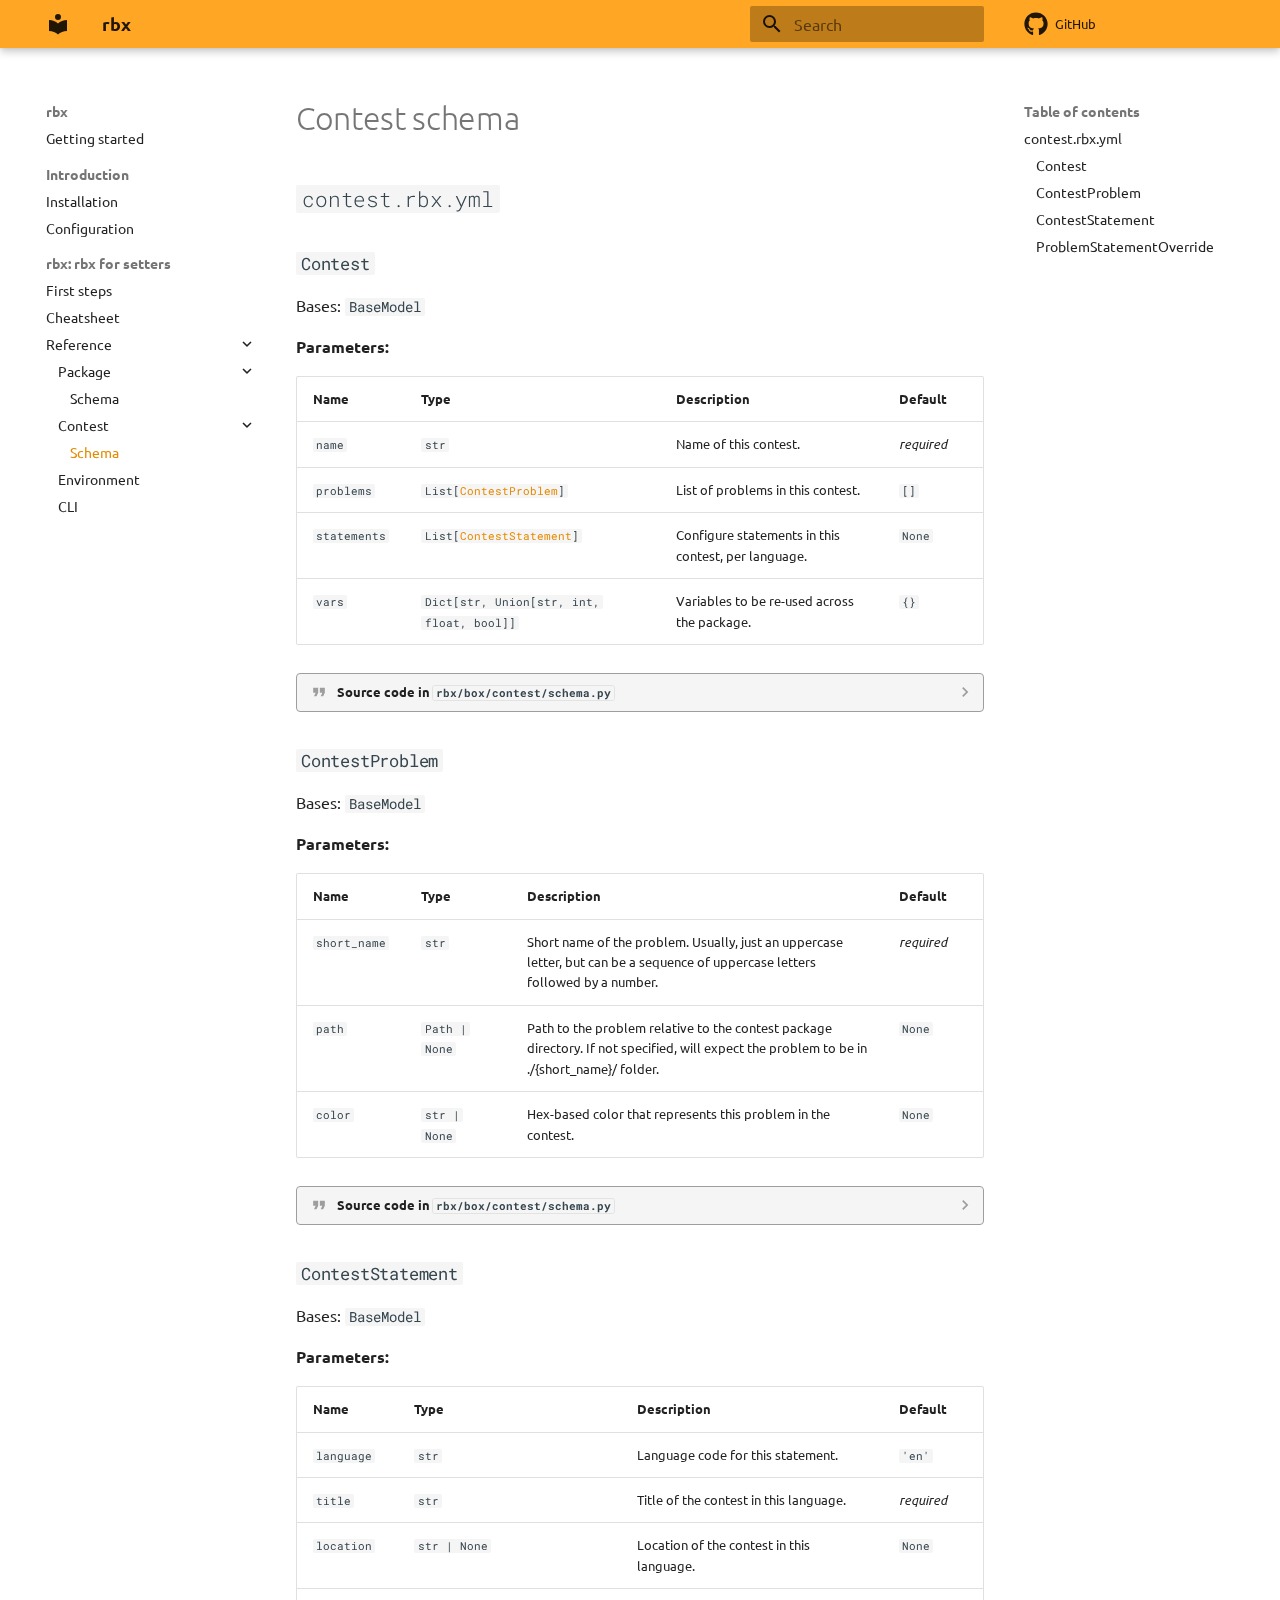
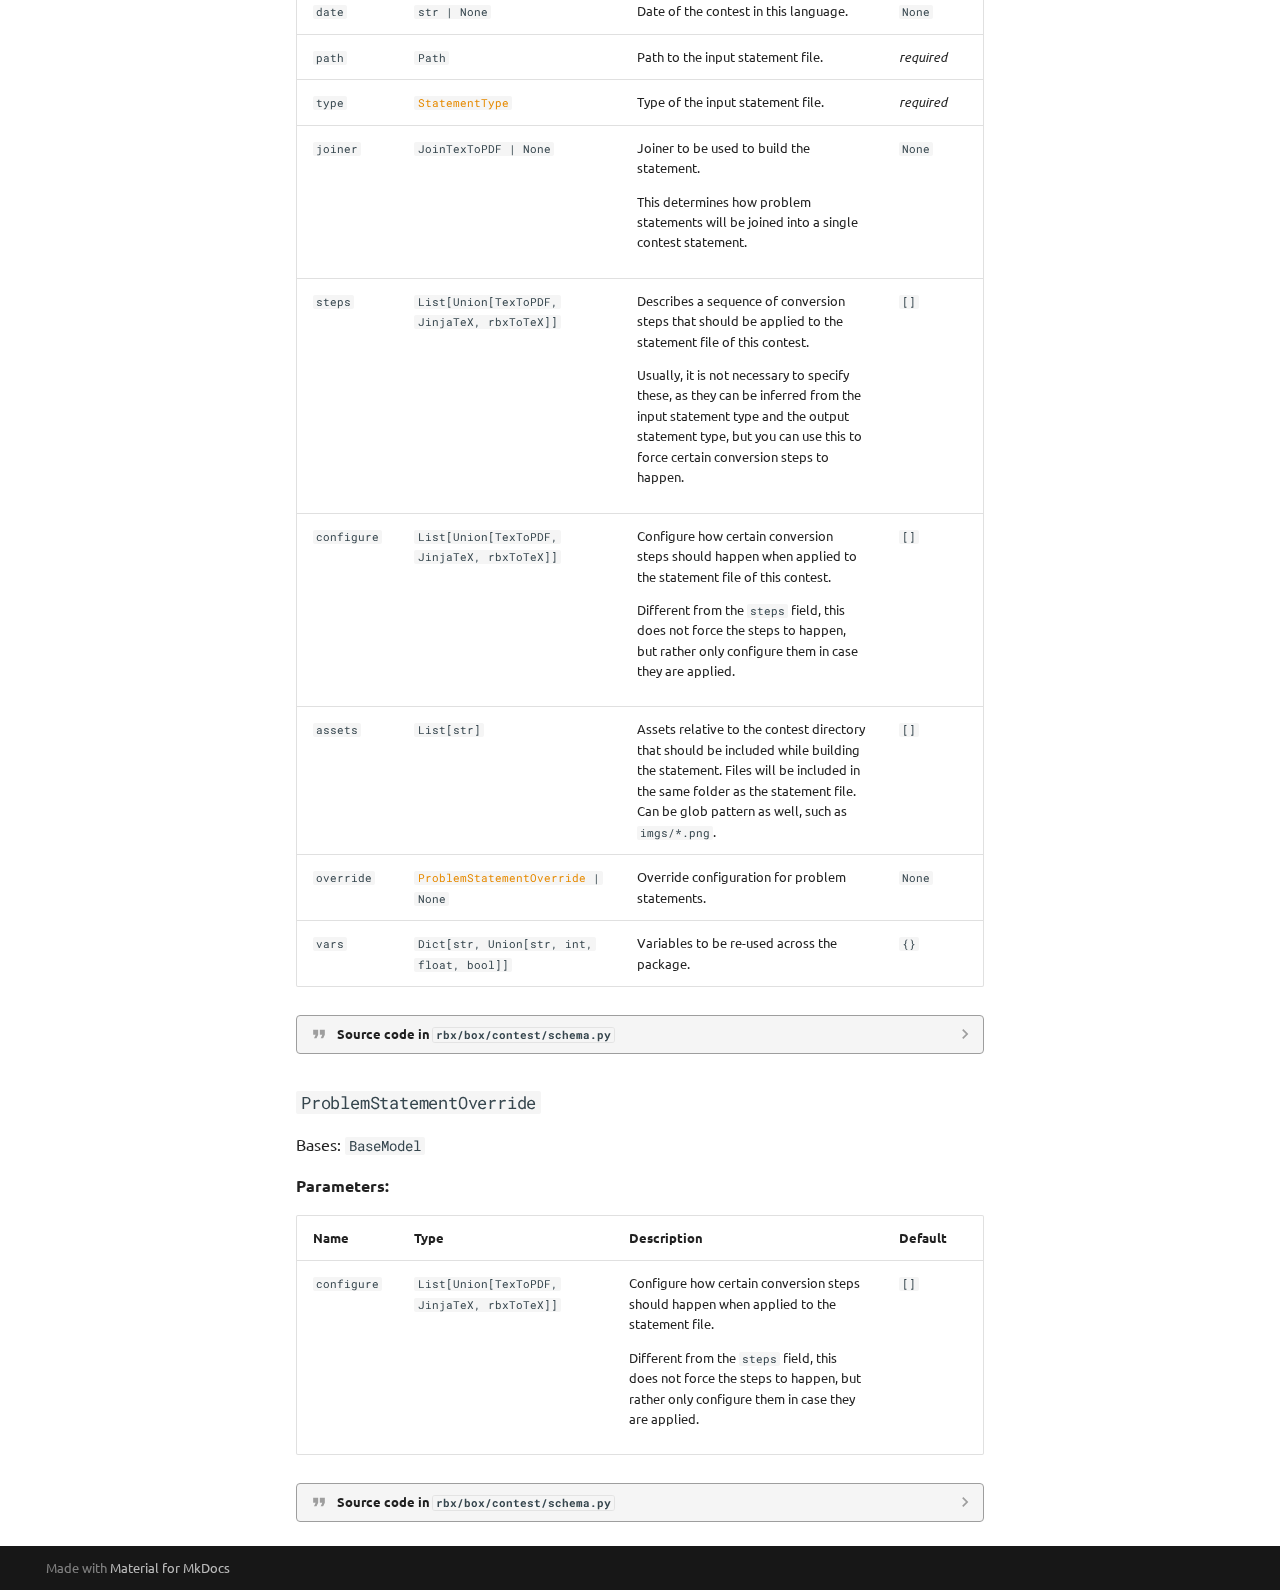
<file: setters/reference/contest/schema/index.html>
<!doctype html>
<html lang="en" class="no-js">
  <head>
    
      <meta charset="utf-8">
      <meta name="viewport" content="width=device-width,initial-scale=1">
      
      
      
      
        <link rel="prev" href="../">
      
      
        <link rel="next" href="../../environment/">
      
      
      <link rel="icon" href="../../../../assets/images/favicon.png">
      <meta name="generator" content="mkdocs-1.6.1, mkdocs-material-9.6.1">
    
    
      
        <title>Schema - rbx</title>
      
    
    
      <link rel="stylesheet" href="../../../../assets/stylesheets/main.a40c8224.min.css">
      
        
        <link rel="stylesheet" href="../../../../assets/stylesheets/palette.06af60db.min.css">
      
      


    
    
      
    
    
      
        
        
        <link rel="preconnect" href="https://fonts.gstatic.com" crossorigin>
        <link rel="stylesheet" href="https://fonts.googleapis.com/css?family=Ubuntu:300,300i,400,400i,700,700i%7CRoboto+Mono:400,400i,700,700i&display=fallback">
        <style>:root{--md-text-font:"Ubuntu";--md-code-font:"Roboto Mono"}</style>
      
    
    
      <link rel="stylesheet" href="../../../../assets/_mkdocstrings.css">
    
      <link rel="stylesheet" href="../../../../extra.css">
    
      <link rel="stylesheet" href="../../../../termynal.css">
    
    <script>__md_scope=new URL("../../../..",location),__md_hash=e=>[...e].reduce(((e,_)=>(e<<5)-e+_.charCodeAt(0)),0),__md_get=(e,_=localStorage,t=__md_scope)=>JSON.parse(_.getItem(t.pathname+"."+e)),__md_set=(e,_,t=localStorage,a=__md_scope)=>{try{t.setItem(a.pathname+"."+e,JSON.stringify(_))}catch(e){}}</script>
    
      

    
    
    
  </head>
  
  
    
    
    
    
    
    <body dir="ltr" data-md-color-scheme="default" data-md-color-primary="orange" data-md-color-accent="indigo">
  
    
    <input class="md-toggle" data-md-toggle="drawer" type="checkbox" id="__drawer" autocomplete="off">
    <input class="md-toggle" data-md-toggle="search" type="checkbox" id="__search" autocomplete="off">
    <label class="md-overlay" for="__drawer"></label>
    <div data-md-component="skip">
      
        
        <a href="#contest-schema" class="md-skip">
          Skip to content
        </a>
      
    </div>
    <div data-md-component="announce">
      
    </div>
    
    
      

  

<header class="md-header md-header--shadow" data-md-component="header">
  <nav class="md-header__inner md-grid" aria-label="Header">
    <a href="../../../.." title="rbx" class="md-header__button md-logo" aria-label="rbx" data-md-component="logo">
      
  
  <svg xmlns="http://www.w3.org/2000/svg" viewBox="0 0 24 24"><path d="M12 8a3 3 0 0 0 3-3 3 3 0 0 0-3-3 3 3 0 0 0-3 3 3 3 0 0 0 3 3m0 3.54C9.64 9.35 6.5 8 3 8v11c3.5 0 6.64 1.35 9 3.54 2.36-2.19 5.5-3.54 9-3.54V8c-3.5 0-6.64 1.35-9 3.54"/></svg>

    </a>
    <label class="md-header__button md-icon" for="__drawer">
      
      <svg xmlns="http://www.w3.org/2000/svg" viewBox="0 0 24 24"><path d="M3 6h18v2H3zm0 5h18v2H3zm0 5h18v2H3z"/></svg>
    </label>
    <div class="md-header__title" data-md-component="header-title">
      <div class="md-header__ellipsis">
        <div class="md-header__topic">
          <span class="md-ellipsis">
            rbx
          </span>
        </div>
        <div class="md-header__topic" data-md-component="header-topic">
          <span class="md-ellipsis">
            
              Schema
            
          </span>
        </div>
      </div>
    </div>
    
      
    
    
    
    
      <label class="md-header__button md-icon" for="__search">
        
        <svg xmlns="http://www.w3.org/2000/svg" viewBox="0 0 24 24"><path d="M9.5 3A6.5 6.5 0 0 1 16 9.5c0 1.61-.59 3.09-1.56 4.23l.27.27h.79l5 5-1.5 1.5-5-5v-.79l-.27-.27A6.52 6.52 0 0 1 9.5 16 6.5 6.5 0 0 1 3 9.5 6.5 6.5 0 0 1 9.5 3m0 2C7 5 5 7 5 9.5S7 14 9.5 14 14 12 14 9.5 12 5 9.5 5"/></svg>
      </label>
      <div class="md-search" data-md-component="search" role="dialog">
  <label class="md-search__overlay" for="__search"></label>
  <div class="md-search__inner" role="search">
    <form class="md-search__form" name="search">
      <input type="text" class="md-search__input" name="query" aria-label="Search" placeholder="Search" autocapitalize="off" autocorrect="off" autocomplete="off" spellcheck="false" data-md-component="search-query" required>
      <label class="md-search__icon md-icon" for="__search">
        
        <svg xmlns="http://www.w3.org/2000/svg" viewBox="0 0 24 24"><path d="M9.5 3A6.5 6.5 0 0 1 16 9.5c0 1.61-.59 3.09-1.56 4.23l.27.27h.79l5 5-1.5 1.5-5-5v-.79l-.27-.27A6.52 6.52 0 0 1 9.5 16 6.5 6.5 0 0 1 3 9.5 6.5 6.5 0 0 1 9.5 3m0 2C7 5 5 7 5 9.5S7 14 9.5 14 14 12 14 9.5 12 5 9.5 5"/></svg>
        
        <svg xmlns="http://www.w3.org/2000/svg" viewBox="0 0 24 24"><path d="M20 11v2H8l5.5 5.5-1.42 1.42L4.16 12l7.92-7.92L13.5 5.5 8 11z"/></svg>
      </label>
      <nav class="md-search__options" aria-label="Search">
        
        <button type="reset" class="md-search__icon md-icon" title="Clear" aria-label="Clear" tabindex="-1">
          
          <svg xmlns="http://www.w3.org/2000/svg" viewBox="0 0 24 24"><path d="M19 6.41 17.59 5 12 10.59 6.41 5 5 6.41 10.59 12 5 17.59 6.41 19 12 13.41 17.59 19 19 17.59 13.41 12z"/></svg>
        </button>
      </nav>
      
        <div class="md-search__suggest" data-md-component="search-suggest"></div>
      
    </form>
    <div class="md-search__output">
      <div class="md-search__scrollwrap" tabindex="0" data-md-scrollfix>
        <div class="md-search-result" data-md-component="search-result">
          <div class="md-search-result__meta">
            Initializing search
          </div>
          <ol class="md-search-result__list" role="presentation"></ol>
        </div>
      </div>
    </div>
  </div>
</div>
    
    
      <div class="md-header__source">
        <a href="https://github.com/rsalesc/rbx" title="Go to repository" class="md-source" data-md-component="source">
  <div class="md-source__icon md-icon">
    
    <svg xmlns="http://www.w3.org/2000/svg" viewBox="0 0 496 512"><!--! Font Awesome Free 6.7.2 by @fontawesome - https://fontawesome.com License - https://fontawesome.com/license/free (Icons: CC BY 4.0, Fonts: SIL OFL 1.1, Code: MIT License) Copyright 2024 Fonticons, Inc.--><path d="M165.9 397.4c0 2-2.3 3.6-5.2 3.6-3.3.3-5.6-1.3-5.6-3.6 0-2 2.3-3.6 5.2-3.6 3-.3 5.6 1.3 5.6 3.6m-31.1-4.5c-.7 2 1.3 4.3 4.3 4.9 2.6 1 5.6 0 6.2-2s-1.3-4.3-4.3-5.2c-2.6-.7-5.5.3-6.2 2.3m44.2-1.7c-2.9.7-4.9 2.6-4.6 4.9.3 2 2.9 3.3 5.9 2.6 2.9-.7 4.9-2.6 4.6-4.6-.3-1.9-3-3.2-5.9-2.9M244.8 8C106.1 8 0 113.3 0 252c0 110.9 69.8 205.8 169.5 239.2 12.8 2.3 17.3-5.6 17.3-12.1 0-6.2-.3-40.4-.3-61.4 0 0-70 15-84.7-29.8 0 0-11.4-29.1-27.8-36.6 0 0-22.9-15.7 1.6-15.4 0 0 24.9 2 38.6 25.8 21.9 38.6 58.6 27.5 72.9 20.9 2.3-16 8.8-27.1 16-33.7-55.9-6.2-112.3-14.3-112.3-110.5 0-27.5 7.6-41.3 23.6-58.9-2.6-6.5-11.1-33.3 2.6-67.9 20.9-6.5 69 27 69 27 20-5.6 41.5-8.5 62.8-8.5s42.8 2.9 62.8 8.5c0 0 48.1-33.6 69-27 13.7 34.7 5.2 61.4 2.6 67.9 16 17.7 25.8 31.5 25.8 58.9 0 96.5-58.9 104.2-114.8 110.5 9.2 7.9 17 22.9 17 46.4 0 33.7-.3 75.4-.3 83.6 0 6.5 4.6 14.4 17.3 12.1C428.2 457.8 496 362.9 496 252 496 113.3 383.5 8 244.8 8M97.2 352.9c-1.3 1-1 3.3.7 5.2 1.6 1.6 3.9 2.3 5.2 1 1.3-1 1-3.3-.7-5.2-1.6-1.6-3.9-2.3-5.2-1m-10.8-8.1c-.7 1.3.3 2.9 2.3 3.9 1.6 1 3.6.7 4.3-.7.7-1.3-.3-2.9-2.3-3.9-2-.6-3.6-.3-4.3.7m32.4 35.6c-1.6 1.3-1 4.3 1.3 6.2 2.3 2.3 5.2 2.6 6.5 1 1.3-1.3.7-4.3-1.3-6.2-2.2-2.3-5.2-2.6-6.5-1m-11.4-14.7c-1.6 1-1.6 3.6 0 5.9s4.3 3.3 5.6 2.3c1.6-1.3 1.6-3.9 0-6.2-1.4-2.3-4-3.3-5.6-2"/></svg>
  </div>
  <div class="md-source__repository">
    GitHub
  </div>
</a>
      </div>
    
  </nav>
  
</header>
    
    <div class="md-container" data-md-component="container">
      
      
        
          
        
      
      <main class="md-main" data-md-component="main">
        <div class="md-main__inner md-grid">
          
            
              
              <div class="md-sidebar md-sidebar--primary" data-md-component="sidebar" data-md-type="navigation" >
                <div class="md-sidebar__scrollwrap">
                  <div class="md-sidebar__inner">
                    



<nav class="md-nav md-nav--primary" aria-label="Navigation" data-md-level="0">
  <label class="md-nav__title" for="__drawer">
    <a href="../../../.." title="rbx" class="md-nav__button md-logo" aria-label="rbx" data-md-component="logo">
      
  
  <svg xmlns="http://www.w3.org/2000/svg" viewBox="0 0 24 24"><path d="M12 8a3 3 0 0 0 3-3 3 3 0 0 0-3-3 3 3 0 0 0-3 3 3 3 0 0 0 3 3m0 3.54C9.64 9.35 6.5 8 3 8v11c3.5 0 6.64 1.35 9 3.54 2.36-2.19 5.5-3.54 9-3.54V8c-3.5 0-6.64 1.35-9 3.54"/></svg>

    </a>
    rbx
  </label>
  
    <div class="md-nav__source">
      <a href="https://github.com/rsalesc/rbx" title="Go to repository" class="md-source" data-md-component="source">
  <div class="md-source__icon md-icon">
    
    <svg xmlns="http://www.w3.org/2000/svg" viewBox="0 0 496 512"><!--! Font Awesome Free 6.7.2 by @fontawesome - https://fontawesome.com License - https://fontawesome.com/license/free (Icons: CC BY 4.0, Fonts: SIL OFL 1.1, Code: MIT License) Copyright 2024 Fonticons, Inc.--><path d="M165.9 397.4c0 2-2.3 3.6-5.2 3.6-3.3.3-5.6-1.3-5.6-3.6 0-2 2.3-3.6 5.2-3.6 3-.3 5.6 1.3 5.6 3.6m-31.1-4.5c-.7 2 1.3 4.3 4.3 4.9 2.6 1 5.6 0 6.2-2s-1.3-4.3-4.3-5.2c-2.6-.7-5.5.3-6.2 2.3m44.2-1.7c-2.9.7-4.9 2.6-4.6 4.9.3 2 2.9 3.3 5.9 2.6 2.9-.7 4.9-2.6 4.6-4.6-.3-1.9-3-3.2-5.9-2.9M244.8 8C106.1 8 0 113.3 0 252c0 110.9 69.8 205.8 169.5 239.2 12.8 2.3 17.3-5.6 17.3-12.1 0-6.2-.3-40.4-.3-61.4 0 0-70 15-84.7-29.8 0 0-11.4-29.1-27.8-36.6 0 0-22.9-15.7 1.6-15.4 0 0 24.9 2 38.6 25.8 21.9 38.6 58.6 27.5 72.9 20.9 2.3-16 8.8-27.1 16-33.7-55.9-6.2-112.3-14.3-112.3-110.5 0-27.5 7.6-41.3 23.6-58.9-2.6-6.5-11.1-33.3 2.6-67.9 20.9-6.5 69 27 69 27 20-5.6 41.5-8.5 62.8-8.5s42.8 2.9 62.8 8.5c0 0 48.1-33.6 69-27 13.7 34.7 5.2 61.4 2.6 67.9 16 17.7 25.8 31.5 25.8 58.9 0 96.5-58.9 104.2-114.8 110.5 9.2 7.9 17 22.9 17 46.4 0 33.7-.3 75.4-.3 83.6 0 6.5 4.6 14.4 17.3 12.1C428.2 457.8 496 362.9 496 252 496 113.3 383.5 8 244.8 8M97.2 352.9c-1.3 1-1 3.3.7 5.2 1.6 1.6 3.9 2.3 5.2 1 1.3-1 1-3.3-.7-5.2-1.6-1.6-3.9-2.3-5.2-1m-10.8-8.1c-.7 1.3.3 2.9 2.3 3.9 1.6 1 3.6.7 4.3-.7.7-1.3-.3-2.9-2.3-3.9-2-.6-3.6-.3-4.3.7m32.4 35.6c-1.6 1.3-1 4.3 1.3 6.2 2.3 2.3 5.2 2.6 6.5 1 1.3-1.3.7-4.3-1.3-6.2-2.2-2.3-5.2-2.6-6.5-1m-11.4-14.7c-1.6 1-1.6 3.6 0 5.9s4.3 3.3 5.6 2.3c1.6-1.3 1.6-3.9 0-6.2-1.4-2.3-4-3.3-5.6-2"/></svg>
  </div>
  <div class="md-source__repository">
    GitHub
  </div>
</a>
    </div>
  
  <ul class="md-nav__list" data-md-scrollfix>
    
      
      
  
  
  
  
    <li class="md-nav__item">
      <a href="../../../.." class="md-nav__link">
        
  
  <span class="md-ellipsis">
    Getting started
    
  </span>
  

      </a>
    </li>
  

    
      
      
  
  
  
  
    
    
      
        
      
        
      
    
    
      
        
        
      
    
    
    <li class="md-nav__item md-nav__item--section md-nav__item--nested">
      
        
        
          
        
        <input class="md-nav__toggle md-toggle md-toggle--indeterminate" type="checkbox" id="__nav_2" >
        
          
          <label class="md-nav__link" for="__nav_2" id="__nav_2_label" tabindex="">
            
  
  <span class="md-ellipsis">
    Introduction
    
  </span>
  

            <span class="md-nav__icon md-icon"></span>
          </label>
        
        <nav class="md-nav" data-md-level="1" aria-labelledby="__nav_2_label" aria-expanded="false">
          <label class="md-nav__title" for="__nav_2">
            <span class="md-nav__icon md-icon"></span>
            Introduction
          </label>
          <ul class="md-nav__list" data-md-scrollfix>
            
              
                
  
  
  
  
    <li class="md-nav__item">
      <a href="../../../../intro/installation/" class="md-nav__link">
        
  
  <span class="md-ellipsis">
    Installation
    
  </span>
  

      </a>
    </li>
  

              
            
              
                
  
  
  
  
    <li class="md-nav__item">
      <a href="../../../../intro/configuration/" class="md-nav__link">
        
  
  <span class="md-ellipsis">
    Configuration
    
  </span>
  

      </a>
    </li>
  

              
            
          </ul>
        </nav>
      
    </li>
  

    
      
      
  
  
    
  
  
  
    
    
      
        
      
        
      
        
      
    
    
      
        
        
      
    
    
    <li class="md-nav__item md-nav__item--active md-nav__item--section md-nav__item--nested">
      
        
        
        <input class="md-nav__toggle md-toggle " type="checkbox" id="__nav_3" checked>
        
          
          <label class="md-nav__link" for="__nav_3" id="__nav_3_label" tabindex="">
            
  
  <span class="md-ellipsis">
    rbx: rbx for setters
    
  </span>
  

            <span class="md-nav__icon md-icon"></span>
          </label>
        
        <nav class="md-nav" data-md-level="1" aria-labelledby="__nav_3_label" aria-expanded="true">
          <label class="md-nav__title" for="__nav_3">
            <span class="md-nav__icon md-icon"></span>
            rbx: rbx for setters
          </label>
          <ul class="md-nav__list" data-md-scrollfix>
            
              
                
  
  
  
  
    <li class="md-nav__item">
      <a href="../../../first-steps/" class="md-nav__link">
        
  
  <span class="md-ellipsis">
    First steps
    
  </span>
  

      </a>
    </li>
  

              
            
              
                
  
  
  
  
    <li class="md-nav__item">
      <a href="../../../cheatsheet/" class="md-nav__link">
        
  
  <span class="md-ellipsis">
    Cheatsheet
    
  </span>
  

      </a>
    </li>
  

              
            
              
                
  
  
    
  
  
  
    
    
      
        
      
        
      
        
      
        
      
    
    
      
    
    
    <li class="md-nav__item md-nav__item--active md-nav__item--nested">
      
        
        
        <input class="md-nav__toggle md-toggle " type="checkbox" id="__nav_3_3" checked>
        
          
          <label class="md-nav__link" for="__nav_3_3" id="__nav_3_3_label" tabindex="0">
            
  
  <span class="md-ellipsis">
    Reference
    
  </span>
  

            <span class="md-nav__icon md-icon"></span>
          </label>
        
        <nav class="md-nav" data-md-level="2" aria-labelledby="__nav_3_3_label" aria-expanded="true">
          <label class="md-nav__title" for="__nav_3_3">
            <span class="md-nav__icon md-icon"></span>
            Reference
          </label>
          <ul class="md-nav__list" data-md-scrollfix>
            
              
                
  
  
  
  
    
    
      
        
          
        
      
        
      
    
    
      
    
    
    <li class="md-nav__item md-nav__item--nested">
      
        
        
          
        
        <input class="md-nav__toggle md-toggle md-toggle--indeterminate" type="checkbox" id="__nav_3_3_1" >
        
          
          
          <div class="md-nav__link md-nav__container">
            <a href="../../package/" class="md-nav__link ">
              
  
  <span class="md-ellipsis">
    Package
    
  </span>
  

            </a>
            
              
              <label class="md-nav__link " for="__nav_3_3_1" id="__nav_3_3_1_label" tabindex="0">
                <span class="md-nav__icon md-icon"></span>
              </label>
            
          </div>
        
        <nav class="md-nav" data-md-level="3" aria-labelledby="__nav_3_3_1_label" aria-expanded="false">
          <label class="md-nav__title" for="__nav_3_3_1">
            <span class="md-nav__icon md-icon"></span>
            Package
          </label>
          <ul class="md-nav__list" data-md-scrollfix>
            
              
            
              
                
  
  
  
  
    <li class="md-nav__item">
      <a href="../../package/schema/" class="md-nav__link">
        
  
  <span class="md-ellipsis">
    Schema
    
  </span>
  

      </a>
    </li>
  

              
            
          </ul>
        </nav>
      
    </li>
  

              
            
              
                
  
  
    
  
  
  
    
    
      
        
          
        
      
        
      
    
    
      
    
    
    <li class="md-nav__item md-nav__item--active md-nav__item--nested">
      
        
        
        <input class="md-nav__toggle md-toggle " type="checkbox" id="__nav_3_3_2" checked>
        
          
          
          <div class="md-nav__link md-nav__container">
            <a href="../" class="md-nav__link ">
              
  
  <span class="md-ellipsis">
    Contest
    
  </span>
  

            </a>
            
              
              <label class="md-nav__link " for="__nav_3_3_2" id="__nav_3_3_2_label" tabindex="0">
                <span class="md-nav__icon md-icon"></span>
              </label>
            
          </div>
        
        <nav class="md-nav" data-md-level="3" aria-labelledby="__nav_3_3_2_label" aria-expanded="true">
          <label class="md-nav__title" for="__nav_3_3_2">
            <span class="md-nav__icon md-icon"></span>
            Contest
          </label>
          <ul class="md-nav__list" data-md-scrollfix>
            
              
            
              
                
  
  
    
  
  
  
    <li class="md-nav__item md-nav__item--active">
      
      <input class="md-nav__toggle md-toggle" type="checkbox" id="__toc">
      
      
        
      
      
        <label class="md-nav__link md-nav__link--active" for="__toc">
          
  
  <span class="md-ellipsis">
    Schema
    
  </span>
  

          <span class="md-nav__icon md-icon"></span>
        </label>
      
      <a href="./" class="md-nav__link md-nav__link--active">
        
  
  <span class="md-ellipsis">
    Schema
    
  </span>
  

      </a>
      
        

<nav class="md-nav md-nav--secondary" aria-label="Table of contents">
  
  
  
    
  
  
    <label class="md-nav__title" for="__toc">
      <span class="md-nav__icon md-icon"></span>
      Table of contents
    </label>
    <ul class="md-nav__list" data-md-component="toc" data-md-scrollfix>
      
        <li class="md-nav__item">
  <a href="#contestrbxyml" class="md-nav__link">
    <span class="md-ellipsis">
      contest.rbx.yml
    </span>
  </a>
  
    <nav class="md-nav" aria-label="contest.rbx.yml">
      <ul class="md-nav__list">
        
          <li class="md-nav__item">
  <a href="#rbx.box.contest.schema.Contest" class="md-nav__link">
    <span class="md-ellipsis">
      Contest
    </span>
  </a>
  
</li>
        
          <li class="md-nav__item">
  <a href="#rbx.box.contest.schema.ContestProblem" class="md-nav__link">
    <span class="md-ellipsis">
      ContestProblem
    </span>
  </a>
  
</li>
        
          <li class="md-nav__item">
  <a href="#rbx.box.contest.schema.ContestStatement" class="md-nav__link">
    <span class="md-ellipsis">
      ContestStatement
    </span>
  </a>
  
</li>
        
          <li class="md-nav__item">
  <a href="#rbx.box.contest.schema.ProblemStatementOverride" class="md-nav__link">
    <span class="md-ellipsis">
      ProblemStatementOverride
    </span>
  </a>
  
</li>
        
      </ul>
    </nav>
  
</li>
      
    </ul>
  
</nav>
      
    </li>
  

              
            
          </ul>
        </nav>
      
    </li>
  

              
            
              
                
  
  
  
  
    <li class="md-nav__item">
      <a href="../../environment/" class="md-nav__link">
        
  
  <span class="md-ellipsis">
    Environment
    
  </span>
  

      </a>
    </li>
  

              
            
              
                
  
  
  
  
    <li class="md-nav__item">
      <a href="../../cli/" class="md-nav__link">
        
  
  <span class="md-ellipsis">
    CLI
    
  </span>
  

      </a>
    </li>
  

              
            
          </ul>
        </nav>
      
    </li>
  

              
            
          </ul>
        </nav>
      
    </li>
  

    
  </ul>
</nav>
                  </div>
                </div>
              </div>
            
            
              
              <div class="md-sidebar md-sidebar--secondary" data-md-component="sidebar" data-md-type="toc" >
                <div class="md-sidebar__scrollwrap">
                  <div class="md-sidebar__inner">
                    

<nav class="md-nav md-nav--secondary" aria-label="Table of contents">
  
  
  
    
  
  
    <label class="md-nav__title" for="__toc">
      <span class="md-nav__icon md-icon"></span>
      Table of contents
    </label>
    <ul class="md-nav__list" data-md-component="toc" data-md-scrollfix>
      
        <li class="md-nav__item">
  <a href="#contestrbxyml" class="md-nav__link">
    <span class="md-ellipsis">
      contest.rbx.yml
    </span>
  </a>
  
    <nav class="md-nav" aria-label="contest.rbx.yml">
      <ul class="md-nav__list">
        
          <li class="md-nav__item">
  <a href="#rbx.box.contest.schema.Contest" class="md-nav__link">
    <span class="md-ellipsis">
      Contest
    </span>
  </a>
  
</li>
        
          <li class="md-nav__item">
  <a href="#rbx.box.contest.schema.ContestProblem" class="md-nav__link">
    <span class="md-ellipsis">
      ContestProblem
    </span>
  </a>
  
</li>
        
          <li class="md-nav__item">
  <a href="#rbx.box.contest.schema.ContestStatement" class="md-nav__link">
    <span class="md-ellipsis">
      ContestStatement
    </span>
  </a>
  
</li>
        
          <li class="md-nav__item">
  <a href="#rbx.box.contest.schema.ProblemStatementOverride" class="md-nav__link">
    <span class="md-ellipsis">
      ProblemStatementOverride
    </span>
  </a>
  
</li>
        
      </ul>
    </nav>
  
</li>
      
    </ul>
  
</nav>
                  </div>
                </div>
              </div>
            
          
          
            <div class="md-content" data-md-component="content">
              <article class="md-content__inner md-typeset">
                
                  


  
  


<h1 id="contest-schema">Contest schema</h1>
<h2 id="contestrbxyml"><code>contest.rbx.yml</code></h2>


<div class="doc doc-object doc-module">




    <div class="doc doc-contents first">



  <div class="doc doc-children">








<div class="doc doc-object doc-class">



<h3 id="rbx.box.contest.schema.Contest" class="doc doc-heading">
            <code>Contest</code>


</h3>


    <div class="doc doc-contents ">
            <p class="doc doc-class-bases">
              Bases: <code><span title="pydantic.BaseModel">BaseModel</span></code></p>


      


<p><span class="doc-section-title">Parameters:</span></p>
    <table>
      <thead>
        <tr>
          <th>Name</th>
          <th>Type</th>
          <th>Description</th>
          <th>Default</th>
        </tr>
      </thead>
      <tbody>
          <tr class="doc-section-item">
            <td><code>name</code></td>
            <td>
                  <code>str</code>
            </td>
            <td>
              <div class="doc-md-description">
                <p>Name of this contest.</p>
              </div>
            </td>
            <td>
                <em>required</em>
            </td>
          </tr>
          <tr class="doc-section-item">
            <td><code>problems</code></td>
            <td>
                  <code><span title="typing.List">List</span>[<a class="autorefs autorefs-internal" title="rbx.box.contest.schema.ContestProblem" href="#rbx.box.contest.schema.ContestProblem">ContestProblem</a>]</code>
            </td>
            <td>
              <div class="doc-md-description">
                <p>List of problems in this contest.</p>
              </div>
            </td>
            <td>
                  <code>[]</code>
            </td>
          </tr>
          <tr class="doc-section-item">
            <td><code>statements</code></td>
            <td>
                  <code><span title="typing.List">List</span>[<a class="autorefs autorefs-internal" title="rbx.box.contest.schema.ContestStatement" href="#rbx.box.contest.schema.ContestStatement">ContestStatement</a>]</code>
            </td>
            <td>
              <div class="doc-md-description">
                <p>Configure statements in this contest, per language.</p>
              </div>
            </td>
            <td>
                  <code>None</code>
            </td>
          </tr>
          <tr class="doc-section-item">
            <td><code>vars</code></td>
            <td>
                  <code><span title="typing.Dict">Dict</span>[str, Union[str, int, float, bool]]</code>
            </td>
            <td>
              <div class="doc-md-description">
                <p>Variables to be re-used across the package.</p>
              </div>
            </td>
            <td>
                  <code>{}</code>
            </td>
          </tr>
      </tbody>
    </table>

              <details class="quote">
                <summary>Source code in <code>rbx/box/contest/schema.py</code></summary>
                <div class="language-python highlight"><table class="highlighttable"><tr><td class="linenos"><div class="linenodiv"><pre><span></span><span class="normal"><a href="#__codelineno-0-133">133</a></span>
<span class="normal"><a href="#__codelineno-0-134">134</a></span>
<span class="normal"><a href="#__codelineno-0-135">135</a></span>
<span class="normal"><a href="#__codelineno-0-136">136</a></span>
<span class="normal"><a href="#__codelineno-0-137">137</a></span>
<span class="normal"><a href="#__codelineno-0-138">138</a></span>
<span class="normal"><a href="#__codelineno-0-139">139</a></span>
<span class="normal"><a href="#__codelineno-0-140">140</a></span>
<span class="normal"><a href="#__codelineno-0-141">141</a></span>
<span class="normal"><a href="#__codelineno-0-142">142</a></span>
<span class="normal"><a href="#__codelineno-0-143">143</a></span>
<span class="normal"><a href="#__codelineno-0-144">144</a></span>
<span class="normal"><a href="#__codelineno-0-145">145</a></span>
<span class="normal"><a href="#__codelineno-0-146">146</a></span>
<span class="normal"><a href="#__codelineno-0-147">147</a></span>
<span class="normal"><a href="#__codelineno-0-148">148</a></span>
<span class="normal"><a href="#__codelineno-0-149">149</a></span>
<span class="normal"><a href="#__codelineno-0-150">150</a></span>
<span class="normal"><a href="#__codelineno-0-151">151</a></span>
<span class="normal"><a href="#__codelineno-0-152">152</a></span>
<span class="normal"><a href="#__codelineno-0-153">153</a></span>
<span class="normal"><a href="#__codelineno-0-154">154</a></span>
<span class="normal"><a href="#__codelineno-0-155">155</a></span></pre></div></td><td class="code"><div><pre><span></span><code><span id="__span-0-133"><a id="__codelineno-0-133" name="__codelineno-0-133"></a><span class="k">class</span><span class="w"> </span><span class="nc">Contest</span><span class="p">(</span><span class="n">BaseModel</span><span class="p">):</span>
</span><span id="__span-0-134"><a id="__codelineno-0-134" name="__codelineno-0-134"></a>    <span class="n">model_config</span> <span class="o">=</span> <span class="n">ConfigDict</span><span class="p">(</span><span class="n">extra</span><span class="o">=</span><span class="s1">&#39;forbid&#39;</span><span class="p">)</span>
</span><span id="__span-0-135"><a id="__codelineno-0-135" name="__codelineno-0-135"></a>
</span><span id="__span-0-136"><a id="__codelineno-0-136" name="__codelineno-0-136"></a>    <span class="n">name</span><span class="p">:</span> <span class="nb">str</span> <span class="o">=</span> <span class="n">NameField</span><span class="p">(</span><span class="n">description</span><span class="o">=</span><span class="s1">&#39;Name of this contest.&#39;</span><span class="p">)</span>
</span><span id="__span-0-137"><a id="__codelineno-0-137" name="__codelineno-0-137"></a>
</span><span id="__span-0-138"><a id="__codelineno-0-138" name="__codelineno-0-138"></a>    <span class="n">problems</span><span class="p">:</span> <span class="n">List</span><span class="p">[</span><span class="n">ContestProblem</span><span class="p">]</span> <span class="o">=</span> <span class="n">Field</span><span class="p">(</span>
</span><span id="__span-0-139"><a id="__codelineno-0-139" name="__codelineno-0-139"></a>        <span class="n">default</span><span class="o">=</span><span class="p">[],</span> <span class="n">description</span><span class="o">=</span><span class="s1">&#39;List of problems in this contest.&#39;</span>
</span><span id="__span-0-140"><a id="__codelineno-0-140" name="__codelineno-0-140"></a>    <span class="p">)</span>
</span><span id="__span-0-141"><a id="__codelineno-0-141" name="__codelineno-0-141"></a>
</span><span id="__span-0-142"><a id="__codelineno-0-142" name="__codelineno-0-142"></a>    <span class="n">statements</span><span class="p">:</span> <span class="n">List</span><span class="p">[</span><span class="n">ContestStatement</span><span class="p">]</span> <span class="o">=</span> <span class="n">Field</span><span class="p">(</span>
</span><span id="__span-0-143"><a id="__codelineno-0-143" name="__codelineno-0-143"></a>        <span class="n">default</span><span class="o">=</span><span class="kc">None</span><span class="p">,</span>
</span><span id="__span-0-144"><a id="__codelineno-0-144" name="__codelineno-0-144"></a>        <span class="n">description</span><span class="o">=</span><span class="s1">&#39;Configure statements in this contest, per language.&#39;</span><span class="p">,</span>
</span><span id="__span-0-145"><a id="__codelineno-0-145" name="__codelineno-0-145"></a>    <span class="p">)</span>
</span><span id="__span-0-146"><a id="__codelineno-0-146" name="__codelineno-0-146"></a>
</span><span id="__span-0-147"><a id="__codelineno-0-147" name="__codelineno-0-147"></a>    <span class="c1"># Vars to be re-used in the statements.</span>
</span><span id="__span-0-148"><a id="__codelineno-0-148" name="__codelineno-0-148"></a>    <span class="c1">#   - It will be available as \VAR{vars} variable in the contest-level box statement.</span>
</span><span id="__span-0-149"><a id="__codelineno-0-149" name="__codelineno-0-149"></a>    <span class="nb">vars</span><span class="p">:</span> <span class="n">Dict</span><span class="p">[</span><span class="nb">str</span><span class="p">,</span> <span class="n">Primitive</span><span class="p">]</span> <span class="o">=</span> <span class="n">Field</span><span class="p">(</span>
</span><span id="__span-0-150"><a id="__codelineno-0-150" name="__codelineno-0-150"></a>        <span class="p">{},</span> <span class="n">description</span><span class="o">=</span><span class="s1">&#39;Variables to be re-used across the package.&#39;</span>
</span><span id="__span-0-151"><a id="__codelineno-0-151" name="__codelineno-0-151"></a>    <span class="p">)</span>
</span><span id="__span-0-152"><a id="__codelineno-0-152" name="__codelineno-0-152"></a>
</span><span id="__span-0-153"><a id="__codelineno-0-153" name="__codelineno-0-153"></a>    <span class="nd">@property</span>
</span><span id="__span-0-154"><a id="__codelineno-0-154" name="__codelineno-0-154"></a>    <span class="k">def</span><span class="w"> </span><span class="nf">expanded_vars</span><span class="p">(</span><span class="bp">self</span><span class="p">)</span> <span class="o">-&gt;</span> <span class="n">Dict</span><span class="p">[</span><span class="nb">str</span><span class="p">,</span> <span class="n">Primitive</span><span class="p">]:</span>
</span><span id="__span-0-155"><a id="__codelineno-0-155" name="__codelineno-0-155"></a>        <span class="k">return</span> <span class="p">{</span><span class="n">key</span><span class="p">:</span> <span class="n">expand_var</span><span class="p">(</span><span class="n">value</span><span class="p">)</span> <span class="k">for</span> <span class="n">key</span><span class="p">,</span> <span class="n">value</span> <span class="ow">in</span> <span class="bp">self</span><span class="o">.</span><span class="n">vars</span><span class="o">.</span><span class="n">items</span><span class="p">()}</span>
</span></code></pre></div></td></tr></table></div>
              </details>



  <div class="doc doc-children">











  </div>

    </div>

</div>

<div class="doc doc-object doc-class">



<h3 id="rbx.box.contest.schema.ContestProblem" class="doc doc-heading">
            <code>ContestProblem</code>


</h3>


    <div class="doc doc-contents ">
            <p class="doc doc-class-bases">
              Bases: <code><span title="pydantic.BaseModel">BaseModel</span></code></p>


      


<p><span class="doc-section-title">Parameters:</span></p>
    <table>
      <thead>
        <tr>
          <th>Name</th>
          <th>Type</th>
          <th>Description</th>
          <th>Default</th>
        </tr>
      </thead>
      <tbody>
          <tr class="doc-section-item">
            <td><code>short_name</code></td>
            <td>
                  <code>str</code>
            </td>
            <td>
              <div class="doc-md-description">
                <p>Short name of the problem. Usually, just an uppercase letter,
but can be a sequence of uppercase letters followed by a number.</p>
              </div>
            </td>
            <td>
                <em>required</em>
            </td>
          </tr>
          <tr class="doc-section-item">
            <td><code>path</code></td>
            <td>
                  <code>Path | None</code>
            </td>
            <td>
              <div class="doc-md-description">
                <p>Path to the problem relative to the contest package directory.
If not specified, will expect the problem to be in ./{short_name}/ folder.</p>
              </div>
            </td>
            <td>
                  <code>None</code>
            </td>
          </tr>
          <tr class="doc-section-item">
            <td><code>color</code></td>
            <td>
                  <code>str | None</code>
            </td>
            <td>
              <div class="doc-md-description">
                <p>Hex-based color that represents this problem in the contest.</p>
              </div>
            </td>
            <td>
                  <code>None</code>
            </td>
          </tr>
      </tbody>
    </table>

              <details class="quote">
                <summary>Source code in <code>rbx/box/contest/schema.py</code></summary>
                <div class="language-python highlight"><table class="highlighttable"><tr><td class="linenos"><div class="linenodiv"><pre><span></span><span class="normal"><a href="#__codelineno-0-109">109</a></span>
<span class="normal"><a href="#__codelineno-0-110">110</a></span>
<span class="normal"><a href="#__codelineno-0-111">111</a></span>
<span class="normal"><a href="#__codelineno-0-112">112</a></span>
<span class="normal"><a href="#__codelineno-0-113">113</a></span>
<span class="normal"><a href="#__codelineno-0-114">114</a></span>
<span class="normal"><a href="#__codelineno-0-115">115</a></span>
<span class="normal"><a href="#__codelineno-0-116">116</a></span>
<span class="normal"><a href="#__codelineno-0-117">117</a></span>
<span class="normal"><a href="#__codelineno-0-118">118</a></span>
<span class="normal"><a href="#__codelineno-0-119">119</a></span>
<span class="normal"><a href="#__codelineno-0-120">120</a></span>
<span class="normal"><a href="#__codelineno-0-121">121</a></span>
<span class="normal"><a href="#__codelineno-0-122">122</a></span>
<span class="normal"><a href="#__codelineno-0-123">123</a></span>
<span class="normal"><a href="#__codelineno-0-124">124</a></span>
<span class="normal"><a href="#__codelineno-0-125">125</a></span>
<span class="normal"><a href="#__codelineno-0-126">126</a></span>
<span class="normal"><a href="#__codelineno-0-127">127</a></span>
<span class="normal"><a href="#__codelineno-0-128">128</a></span>
<span class="normal"><a href="#__codelineno-0-129">129</a></span>
<span class="normal"><a href="#__codelineno-0-130">130</a></span></pre></div></td><td class="code"><div><pre><span></span><code><span id="__span-0-109"><a id="__codelineno-0-109" name="__codelineno-0-109"></a><span class="k">class</span><span class="w"> </span><span class="nc">ContestProblem</span><span class="p">(</span><span class="n">BaseModel</span><span class="p">):</span>
</span><span id="__span-0-110"><a id="__codelineno-0-110" name="__codelineno-0-110"></a>    <span class="n">short_name</span><span class="p">:</span> <span class="nb">str</span> <span class="o">=</span> <span class="n">ShortNameField</span><span class="p">(</span>
</span><span id="__span-0-111"><a id="__codelineno-0-111" name="__codelineno-0-111"></a>        <span class="n">description</span><span class="o">=</span><span class="s2">&quot;&quot;&quot;</span>
</span><span id="__span-0-112"><a id="__codelineno-0-112" name="__codelineno-0-112"></a><span class="s2">Short name of the problem. Usually, just an uppercase letter,</span>
</span><span id="__span-0-113"><a id="__codelineno-0-113" name="__codelineno-0-113"></a><span class="s2">but can be a sequence of uppercase letters followed by a number.&quot;&quot;&quot;</span>
</span><span id="__span-0-114"><a id="__codelineno-0-114" name="__codelineno-0-114"></a>    <span class="p">)</span>
</span><span id="__span-0-115"><a id="__codelineno-0-115" name="__codelineno-0-115"></a>    <span class="n">path</span><span class="p">:</span> <span class="n">Optional</span><span class="p">[</span><span class="n">pathlib</span><span class="o">.</span><span class="n">Path</span><span class="p">]</span> <span class="o">=</span> <span class="n">Field</span><span class="p">(</span>
</span><span id="__span-0-116"><a id="__codelineno-0-116" name="__codelineno-0-116"></a>        <span class="n">default</span><span class="o">=</span><span class="kc">None</span><span class="p">,</span>
</span><span id="__span-0-117"><a id="__codelineno-0-117" name="__codelineno-0-117"></a>        <span class="n">description</span><span class="o">=</span><span class="s2">&quot;&quot;&quot;</span>
</span><span id="__span-0-118"><a id="__codelineno-0-118" name="__codelineno-0-118"></a><span class="s2">Path to the problem relative to the contest package directory.</span>
</span><span id="__span-0-119"><a id="__codelineno-0-119" name="__codelineno-0-119"></a><span class="s2">If not specified, will expect the problem to be in ./</span><span class="si">{short_name}</span><span class="s2">/ folder.&quot;&quot;&quot;</span><span class="p">,</span>
</span><span id="__span-0-120"><a id="__codelineno-0-120" name="__codelineno-0-120"></a>    <span class="p">)</span>
</span><span id="__span-0-121"><a id="__codelineno-0-121" name="__codelineno-0-121"></a>
</span><span id="__span-0-122"><a id="__codelineno-0-122" name="__codelineno-0-122"></a>    <span class="n">color</span><span class="p">:</span> <span class="n">Optional</span><span class="p">[</span><span class="nb">str</span><span class="p">]</span> <span class="o">=</span> <span class="n">Field</span><span class="p">(</span>
</span><span id="__span-0-123"><a id="__codelineno-0-123" name="__codelineno-0-123"></a>        <span class="n">default</span><span class="o">=</span><span class="kc">None</span><span class="p">,</span>
</span><span id="__span-0-124"><a id="__codelineno-0-124" name="__codelineno-0-124"></a>        <span class="n">description</span><span class="o">=</span><span class="s2">&quot;&quot;&quot;Hex-based color that represents this problem in the contest.&quot;&quot;&quot;</span><span class="p">,</span>
</span><span id="__span-0-125"><a id="__codelineno-0-125" name="__codelineno-0-125"></a>        <span class="n">pattern</span><span class="o">=</span><span class="sa">r</span><span class="s1">&#39;^[A-Za-z0-9]+$&#39;</span><span class="p">,</span>
</span><span id="__span-0-126"><a id="__codelineno-0-126" name="__codelineno-0-126"></a>        <span class="n">max_length</span><span class="o">=</span><span class="mi">6</span><span class="p">,</span>
</span><span id="__span-0-127"><a id="__codelineno-0-127" name="__codelineno-0-127"></a>    <span class="p">)</span>
</span><span id="__span-0-128"><a id="__codelineno-0-128" name="__codelineno-0-128"></a>
</span><span id="__span-0-129"><a id="__codelineno-0-129" name="__codelineno-0-129"></a>    <span class="k">def</span><span class="w"> </span><span class="nf">get_path</span><span class="p">(</span><span class="bp">self</span><span class="p">)</span> <span class="o">-&gt;</span> <span class="n">pathlib</span><span class="o">.</span><span class="n">Path</span><span class="p">:</span>
</span><span id="__span-0-130"><a id="__codelineno-0-130" name="__codelineno-0-130"></a>        <span class="k">return</span> <span class="bp">self</span><span class="o">.</span><span class="n">path</span> <span class="ow">or</span> <span class="n">pathlib</span><span class="o">.</span><span class="n">Path</span><span class="p">(</span><span class="bp">self</span><span class="o">.</span><span class="n">short_name</span><span class="p">)</span>
</span></code></pre></div></td></tr></table></div>
              </details>



  <div class="doc doc-children">











  </div>

    </div>

</div>

<div class="doc doc-object doc-class">



<h3 id="rbx.box.contest.schema.ContestStatement" class="doc doc-heading">
            <code>ContestStatement</code>


</h3>


    <div class="doc doc-contents ">
            <p class="doc doc-class-bases">
              Bases: <code><span title="pydantic.BaseModel">BaseModel</span></code></p>


      


<p><span class="doc-section-title">Parameters:</span></p>
    <table>
      <thead>
        <tr>
          <th>Name</th>
          <th>Type</th>
          <th>Description</th>
          <th>Default</th>
        </tr>
      </thead>
      <tbody>
          <tr class="doc-section-item">
            <td><code>language</code></td>
            <td>
                  <code>str</code>
            </td>
            <td>
              <div class="doc-md-description">
                <p>Language code for this statement.</p>
              </div>
            </td>
            <td>
                  <code>&#39;en&#39;</code>
            </td>
          </tr>
          <tr class="doc-section-item">
            <td><code>title</code></td>
            <td>
                  <code>str</code>
            </td>
            <td>
              <div class="doc-md-description">
                <p>Title of the contest in this language.</p>
              </div>
            </td>
            <td>
                <em>required</em>
            </td>
          </tr>
          <tr class="doc-section-item">
            <td><code>location</code></td>
            <td>
                  <code>str | None</code>
            </td>
            <td>
              <div class="doc-md-description">
                <p>Location of the contest in this language.</p>
              </div>
            </td>
            <td>
                  <code>None</code>
            </td>
          </tr>
          <tr class="doc-section-item">
            <td><code>date</code></td>
            <td>
                  <code>str | None</code>
            </td>
            <td>
              <div class="doc-md-description">
                <p>Date of the contest in this language.</p>
              </div>
            </td>
            <td>
                  <code>None</code>
            </td>
          </tr>
          <tr class="doc-section-item">
            <td><code>path</code></td>
            <td>
                  <code>Path</code>
            </td>
            <td>
              <div class="doc-md-description">
                <p>Path to the input statement file.</p>
              </div>
            </td>
            <td>
                <em>required</em>
            </td>
          </tr>
          <tr class="doc-section-item">
            <td><code>type</code></td>
            <td>
                  <code><a class="autorefs autorefs-internal" title="rbx.box.statements.schema.StatementType" href="../../package/schema/#rbx.box.statements.schema.StatementType">StatementType</a></code>
            </td>
            <td>
              <div class="doc-md-description">
                <p>Type of the input statement file.</p>
              </div>
            </td>
            <td>
                <em>required</em>
            </td>
          </tr>
          <tr class="doc-section-item">
            <td><code>joiner</code></td>
            <td>
                  <code>JoinTexToPDF | None</code>
            </td>
            <td>
              <div class="doc-md-description">
                <p>Joiner to be used to build the statement.</p>
<p>This determines how problem statements will be joined into a single contest statement.</p>
              </div>
            </td>
            <td>
                  <code>None</code>
            </td>
          </tr>
          <tr class="doc-section-item">
            <td><code>steps</code></td>
            <td>
                  <code><span title="typing.List">List</span>[Union[TexToPDF, JinjaTeX, rbxToTeX]]</code>
            </td>
            <td>
              <div class="doc-md-description">
                <p>Describes a sequence of conversion steps that should be applied to the statement file
of this contest.</p>
<p>Usually, it is not necessary to specify these, as they can be inferred from the
input statement type and the output statement type, but you can use this to force
certain conversion steps to happen.</p>
              </div>
            </td>
            <td>
                  <code>[]</code>
            </td>
          </tr>
          <tr class="doc-section-item">
            <td><code>configure</code></td>
            <td>
                  <code><span title="typing.List">List</span>[Union[TexToPDF, JinjaTeX, rbxToTeX]]</code>
            </td>
            <td>
              <div class="doc-md-description">
                <p>Configure how certain conversion steps should happen when applied to the statement file of
this contest.</p>
<p>Different from the <code>steps</code> field, this does not force the steps to happen, but rather only
configure them in case they are applied.</p>
              </div>
            </td>
            <td>
                  <code>[]</code>
            </td>
          </tr>
          <tr class="doc-section-item">
            <td><code>assets</code></td>
            <td>
                  <code><span title="typing.List">List</span>[str]</code>
            </td>
            <td>
              <div class="doc-md-description">
                <p>Assets relative to the contest directory that should be included while building
the statement. Files will be included in the same folder as the statement file.
Can be glob pattern as well, such as <code>imgs/*.png</code>.</p>
              </div>
            </td>
            <td>
                  <code>[]</code>
            </td>
          </tr>
          <tr class="doc-section-item">
            <td><code>override</code></td>
            <td>
                  <code><a class="autorefs autorefs-internal" title="rbx.box.contest.schema.ProblemStatementOverride" href="#rbx.box.contest.schema.ProblemStatementOverride">ProblemStatementOverride</a> | None</code>
            </td>
            <td>
              <div class="doc-md-description">
                <p>Override configuration for problem statements.</p>
              </div>
            </td>
            <td>
                  <code>None</code>
            </td>
          </tr>
          <tr class="doc-section-item">
            <td><code>vars</code></td>
            <td>
                  <code><span title="typing.Dict">Dict</span>[str, Union[str, int, float, bool]]</code>
            </td>
            <td>
              <div class="doc-md-description">
                <p>Variables to be re-used across the package.</p>
              </div>
            </td>
            <td>
                  <code>{}</code>
            </td>
          </tr>
      </tbody>
    </table>

              <details class="quote">
                <summary>Source code in <code>rbx/box/contest/schema.py</code></summary>
                <div class="language-python highlight"><table class="highlighttable"><tr><td class="linenos"><div class="linenodiv"><pre><span></span><span class="normal"><a href="#__codelineno-0-33"> 33</a></span>
<span class="normal"><a href="#__codelineno-0-34"> 34</a></span>
<span class="normal"><a href="#__codelineno-0-35"> 35</a></span>
<span class="normal"><a href="#__codelineno-0-36"> 36</a></span>
<span class="normal"><a href="#__codelineno-0-37"> 37</a></span>
<span class="normal"><a href="#__codelineno-0-38"> 38</a></span>
<span class="normal"><a href="#__codelineno-0-39"> 39</a></span>
<span class="normal"><a href="#__codelineno-0-40"> 40</a></span>
<span class="normal"><a href="#__codelineno-0-41"> 41</a></span>
<span class="normal"><a href="#__codelineno-0-42"> 42</a></span>
<span class="normal"><a href="#__codelineno-0-43"> 43</a></span>
<span class="normal"><a href="#__codelineno-0-44"> 44</a></span>
<span class="normal"><a href="#__codelineno-0-45"> 45</a></span>
<span class="normal"><a href="#__codelineno-0-46"> 46</a></span>
<span class="normal"><a href="#__codelineno-0-47"> 47</a></span>
<span class="normal"><a href="#__codelineno-0-48"> 48</a></span>
<span class="normal"><a href="#__codelineno-0-49"> 49</a></span>
<span class="normal"><a href="#__codelineno-0-50"> 50</a></span>
<span class="normal"><a href="#__codelineno-0-51"> 51</a></span>
<span class="normal"><a href="#__codelineno-0-52"> 52</a></span>
<span class="normal"><a href="#__codelineno-0-53"> 53</a></span>
<span class="normal"><a href="#__codelineno-0-54"> 54</a></span>
<span class="normal"><a href="#__codelineno-0-55"> 55</a></span>
<span class="normal"><a href="#__codelineno-0-56"> 56</a></span>
<span class="normal"><a href="#__codelineno-0-57"> 57</a></span>
<span class="normal"><a href="#__codelineno-0-58"> 58</a></span>
<span class="normal"><a href="#__codelineno-0-59"> 59</a></span>
<span class="normal"><a href="#__codelineno-0-60"> 60</a></span>
<span class="normal"><a href="#__codelineno-0-61"> 61</a></span>
<span class="normal"><a href="#__codelineno-0-62"> 62</a></span>
<span class="normal"><a href="#__codelineno-0-63"> 63</a></span>
<span class="normal"><a href="#__codelineno-0-64"> 64</a></span>
<span class="normal"><a href="#__codelineno-0-65"> 65</a></span>
<span class="normal"><a href="#__codelineno-0-66"> 66</a></span>
<span class="normal"><a href="#__codelineno-0-67"> 67</a></span>
<span class="normal"><a href="#__codelineno-0-68"> 68</a></span>
<span class="normal"><a href="#__codelineno-0-69"> 69</a></span>
<span class="normal"><a href="#__codelineno-0-70"> 70</a></span>
<span class="normal"><a href="#__codelineno-0-71"> 71</a></span>
<span class="normal"><a href="#__codelineno-0-72"> 72</a></span>
<span class="normal"><a href="#__codelineno-0-73"> 73</a></span>
<span class="normal"><a href="#__codelineno-0-74"> 74</a></span>
<span class="normal"><a href="#__codelineno-0-75"> 75</a></span>
<span class="normal"><a href="#__codelineno-0-76"> 76</a></span>
<span class="normal"><a href="#__codelineno-0-77"> 77</a></span>
<span class="normal"><a href="#__codelineno-0-78"> 78</a></span>
<span class="normal"><a href="#__codelineno-0-79"> 79</a></span>
<span class="normal"><a href="#__codelineno-0-80"> 80</a></span>
<span class="normal"><a href="#__codelineno-0-81"> 81</a></span>
<span class="normal"><a href="#__codelineno-0-82"> 82</a></span>
<span class="normal"><a href="#__codelineno-0-83"> 83</a></span>
<span class="normal"><a href="#__codelineno-0-84"> 84</a></span>
<span class="normal"><a href="#__codelineno-0-85"> 85</a></span>
<span class="normal"><a href="#__codelineno-0-86"> 86</a></span>
<span class="normal"><a href="#__codelineno-0-87"> 87</a></span>
<span class="normal"><a href="#__codelineno-0-88"> 88</a></span>
<span class="normal"><a href="#__codelineno-0-89"> 89</a></span>
<span class="normal"><a href="#__codelineno-0-90"> 90</a></span>
<span class="normal"><a href="#__codelineno-0-91"> 91</a></span>
<span class="normal"><a href="#__codelineno-0-92"> 92</a></span>
<span class="normal"><a href="#__codelineno-0-93"> 93</a></span>
<span class="normal"><a href="#__codelineno-0-94"> 94</a></span>
<span class="normal"><a href="#__codelineno-0-95"> 95</a></span>
<span class="normal"><a href="#__codelineno-0-96"> 96</a></span>
<span class="normal"><a href="#__codelineno-0-97"> 97</a></span>
<span class="normal"><a href="#__codelineno-0-98"> 98</a></span>
<span class="normal"><a href="#__codelineno-0-99"> 99</a></span>
<span class="normal"><a href="#__codelineno-0-100">100</a></span>
<span class="normal"><a href="#__codelineno-0-101">101</a></span>
<span class="normal"><a href="#__codelineno-0-102">102</a></span>
<span class="normal"><a href="#__codelineno-0-103">103</a></span>
<span class="normal"><a href="#__codelineno-0-104">104</a></span>
<span class="normal"><a href="#__codelineno-0-105">105</a></span>
<span class="normal"><a href="#__codelineno-0-106">106</a></span></pre></div></td><td class="code"><div><pre><span></span><code><span id="__span-0-33"><a id="__codelineno-0-33" name="__codelineno-0-33"></a><span class="k">class</span><span class="w"> </span><span class="nc">ContestStatement</span><span class="p">(</span><span class="n">BaseModel</span><span class="p">):</span>
</span><span id="__span-0-34"><a id="__codelineno-0-34" name="__codelineno-0-34"></a>    <span class="n">model_config</span> <span class="o">=</span> <span class="n">ConfigDict</span><span class="p">(</span><span class="n">extra</span><span class="o">=</span><span class="s1">&#39;forbid&#39;</span><span class="p">)</span>
</span><span id="__span-0-35"><a id="__codelineno-0-35" name="__codelineno-0-35"></a>
</span><span id="__span-0-36"><a id="__codelineno-0-36" name="__codelineno-0-36"></a>    <span class="n">language</span><span class="p">:</span> <span class="nb">str</span> <span class="o">=</span> <span class="n">Field</span><span class="p">(</span><span class="s1">&#39;en&#39;</span><span class="p">,</span> <span class="n">description</span><span class="o">=</span><span class="s1">&#39;Language code for this statement.&#39;</span><span class="p">)</span>
</span><span id="__span-0-37"><a id="__codelineno-0-37" name="__codelineno-0-37"></a>
</span><span id="__span-0-38"><a id="__codelineno-0-38" name="__codelineno-0-38"></a>    <span class="n">title</span><span class="p">:</span> <span class="nb">str</span> <span class="o">=</span> <span class="n">Field</span><span class="p">(</span><span class="n">description</span><span class="o">=</span><span class="s1">&#39;Title of the contest in this language.&#39;</span><span class="p">)</span>
</span><span id="__span-0-39"><a id="__codelineno-0-39" name="__codelineno-0-39"></a>
</span><span id="__span-0-40"><a id="__codelineno-0-40" name="__codelineno-0-40"></a>    <span class="n">location</span><span class="p">:</span> <span class="n">Optional</span><span class="p">[</span><span class="nb">str</span><span class="p">]</span> <span class="o">=</span> <span class="n">Field</span><span class="p">(</span>
</span><span id="__span-0-41"><a id="__codelineno-0-41" name="__codelineno-0-41"></a>        <span class="n">default</span><span class="o">=</span><span class="kc">None</span><span class="p">,</span> <span class="n">description</span><span class="o">=</span><span class="s1">&#39;Location of the contest in this language.&#39;</span>
</span><span id="__span-0-42"><a id="__codelineno-0-42" name="__codelineno-0-42"></a>    <span class="p">)</span>
</span><span id="__span-0-43"><a id="__codelineno-0-43" name="__codelineno-0-43"></a>
</span><span id="__span-0-44"><a id="__codelineno-0-44" name="__codelineno-0-44"></a>    <span class="n">date</span><span class="p">:</span> <span class="n">Optional</span><span class="p">[</span><span class="nb">str</span><span class="p">]</span> <span class="o">=</span> <span class="n">Field</span><span class="p">(</span>
</span><span id="__span-0-45"><a id="__codelineno-0-45" name="__codelineno-0-45"></a>        <span class="n">default</span><span class="o">=</span><span class="kc">None</span><span class="p">,</span> <span class="n">description</span><span class="o">=</span><span class="s1">&#39;Date of the contest in this language.&#39;</span>
</span><span id="__span-0-46"><a id="__codelineno-0-46" name="__codelineno-0-46"></a>    <span class="p">)</span>
</span><span id="__span-0-47"><a id="__codelineno-0-47" name="__codelineno-0-47"></a>
</span><span id="__span-0-48"><a id="__codelineno-0-48" name="__codelineno-0-48"></a>    <span class="n">path</span><span class="p">:</span> <span class="n">pathlib</span><span class="o">.</span><span class="n">Path</span> <span class="o">=</span> <span class="n">Field</span><span class="p">(</span><span class="n">description</span><span class="o">=</span><span class="s1">&#39;Path to the input statement file.&#39;</span><span class="p">)</span>
</span><span id="__span-0-49"><a id="__codelineno-0-49" name="__codelineno-0-49"></a>
</span><span id="__span-0-50"><a id="__codelineno-0-50" name="__codelineno-0-50"></a>    <span class="nb">type</span><span class="p">:</span> <span class="n">StatementType</span> <span class="o">=</span> <span class="n">Field</span><span class="p">(</span><span class="n">description</span><span class="o">=</span><span class="s1">&#39;Type of the input statement file.&#39;</span><span class="p">)</span>
</span><span id="__span-0-51"><a id="__codelineno-0-51" name="__codelineno-0-51"></a>
</span><span id="__span-0-52"><a id="__codelineno-0-52" name="__codelineno-0-52"></a>    <span class="n">joiner</span><span class="p">:</span> <span class="n">Optional</span><span class="p">[</span><span class="n">Joiner</span><span class="p">]</span> <span class="o">=</span> <span class="n">Field</span><span class="p">(</span>
</span><span id="__span-0-53"><a id="__codelineno-0-53" name="__codelineno-0-53"></a>        <span class="kc">None</span><span class="p">,</span>
</span><span id="__span-0-54"><a id="__codelineno-0-54" name="__codelineno-0-54"></a>        <span class="n">description</span><span class="o">=</span><span class="s2">&quot;&quot;&quot;</span>
</span><span id="__span-0-55"><a id="__codelineno-0-55" name="__codelineno-0-55"></a><span class="s2">Joiner to be used to build the statement.</span>
</span><span id="__span-0-56"><a id="__codelineno-0-56" name="__codelineno-0-56"></a>
</span><span id="__span-0-57"><a id="__codelineno-0-57" name="__codelineno-0-57"></a><span class="s2">This determines how problem statements will be joined into a single contest statement.&quot;&quot;&quot;</span><span class="p">,</span>
</span><span id="__span-0-58"><a id="__codelineno-0-58" name="__codelineno-0-58"></a>    <span class="p">)</span>
</span><span id="__span-0-59"><a id="__codelineno-0-59" name="__codelineno-0-59"></a>
</span><span id="__span-0-60"><a id="__codelineno-0-60" name="__codelineno-0-60"></a>    <span class="n">steps</span><span class="p">:</span> <span class="n">List</span><span class="p">[</span><span class="n">ConversionStep</span><span class="p">]</span> <span class="o">=</span> <span class="n">Field</span><span class="p">(</span>
</span><span id="__span-0-61"><a id="__codelineno-0-61" name="__codelineno-0-61"></a>        <span class="n">default</span><span class="o">=</span><span class="p">[],</span>
</span><span id="__span-0-62"><a id="__codelineno-0-62" name="__codelineno-0-62"></a>        <span class="n">discriminator</span><span class="o">=</span><span class="s1">&#39;type&#39;</span><span class="p">,</span>
</span><span id="__span-0-63"><a id="__codelineno-0-63" name="__codelineno-0-63"></a>        <span class="n">description</span><span class="o">=</span><span class="s2">&quot;&quot;&quot;</span>
</span><span id="__span-0-64"><a id="__codelineno-0-64" name="__codelineno-0-64"></a><span class="s2">Describes a sequence of conversion steps that should be applied to the statement file</span>
</span><span id="__span-0-65"><a id="__codelineno-0-65" name="__codelineno-0-65"></a><span class="s2">of this contest.</span>
</span><span id="__span-0-66"><a id="__codelineno-0-66" name="__codelineno-0-66"></a>
</span><span id="__span-0-67"><a id="__codelineno-0-67" name="__codelineno-0-67"></a><span class="s2">Usually, it is not necessary to specify these, as they can be inferred from the</span>
</span><span id="__span-0-68"><a id="__codelineno-0-68" name="__codelineno-0-68"></a><span class="s2">input statement type and the output statement type, but you can use this to force</span>
</span><span id="__span-0-69"><a id="__codelineno-0-69" name="__codelineno-0-69"></a><span class="s2">certain conversion steps to happen.</span>
</span><span id="__span-0-70"><a id="__codelineno-0-70" name="__codelineno-0-70"></a><span class="s2">&quot;&quot;&quot;</span><span class="p">,</span>
</span><span id="__span-0-71"><a id="__codelineno-0-71" name="__codelineno-0-71"></a>    <span class="p">)</span>
</span><span id="__span-0-72"><a id="__codelineno-0-72" name="__codelineno-0-72"></a>
</span><span id="__span-0-73"><a id="__codelineno-0-73" name="__codelineno-0-73"></a>    <span class="n">configure</span><span class="p">:</span> <span class="n">List</span><span class="p">[</span><span class="n">ConversionStep</span><span class="p">]</span> <span class="o">=</span> <span class="n">Field</span><span class="p">(</span>
</span><span id="__span-0-74"><a id="__codelineno-0-74" name="__codelineno-0-74"></a>        <span class="n">default</span><span class="o">=</span><span class="p">[],</span>
</span><span id="__span-0-75"><a id="__codelineno-0-75" name="__codelineno-0-75"></a>        <span class="n">discriminator</span><span class="o">=</span><span class="s1">&#39;type&#39;</span><span class="p">,</span>
</span><span id="__span-0-76"><a id="__codelineno-0-76" name="__codelineno-0-76"></a>        <span class="n">description</span><span class="o">=</span><span class="s2">&quot;&quot;&quot;</span>
</span><span id="__span-0-77"><a id="__codelineno-0-77" name="__codelineno-0-77"></a><span class="s2">Configure how certain conversion steps should happen when applied to the statement file of</span>
</span><span id="__span-0-78"><a id="__codelineno-0-78" name="__codelineno-0-78"></a><span class="s2">this contest.</span>
</span><span id="__span-0-79"><a id="__codelineno-0-79" name="__codelineno-0-79"></a>
</span><span id="__span-0-80"><a id="__codelineno-0-80" name="__codelineno-0-80"></a><span class="s2">Different from the `steps` field, this does not force the steps to happen, but rather only</span>
</span><span id="__span-0-81"><a id="__codelineno-0-81" name="__codelineno-0-81"></a><span class="s2">configure them in case they are applied.</span>
</span><span id="__span-0-82"><a id="__codelineno-0-82" name="__codelineno-0-82"></a><span class="s2">&quot;&quot;&quot;</span><span class="p">,</span>
</span><span id="__span-0-83"><a id="__codelineno-0-83" name="__codelineno-0-83"></a>    <span class="p">)</span>
</span><span id="__span-0-84"><a id="__codelineno-0-84" name="__codelineno-0-84"></a>
</span><span id="__span-0-85"><a id="__codelineno-0-85" name="__codelineno-0-85"></a>    <span class="n">assets</span><span class="p">:</span> <span class="n">List</span><span class="p">[</span><span class="nb">str</span><span class="p">]</span> <span class="o">=</span> <span class="n">Field</span><span class="p">(</span>
</span><span id="__span-0-86"><a id="__codelineno-0-86" name="__codelineno-0-86"></a>        <span class="n">default</span><span class="o">=</span><span class="p">[],</span>
</span><span id="__span-0-87"><a id="__codelineno-0-87" name="__codelineno-0-87"></a>        <span class="n">description</span><span class="o">=</span><span class="s2">&quot;&quot;&quot;</span>
</span><span id="__span-0-88"><a id="__codelineno-0-88" name="__codelineno-0-88"></a><span class="s2">Assets relative to the contest directory that should be included while building</span>
</span><span id="__span-0-89"><a id="__codelineno-0-89" name="__codelineno-0-89"></a><span class="s2">the statement. Files will be included in the same folder as the statement file.</span>
</span><span id="__span-0-90"><a id="__codelineno-0-90" name="__codelineno-0-90"></a><span class="s2">Can be glob pattern as well, such as `imgs/*.png`.</span>
</span><span id="__span-0-91"><a id="__codelineno-0-91" name="__codelineno-0-91"></a><span class="s2">&quot;&quot;&quot;</span><span class="p">,</span>
</span><span id="__span-0-92"><a id="__codelineno-0-92" name="__codelineno-0-92"></a>    <span class="p">)</span>
</span><span id="__span-0-93"><a id="__codelineno-0-93" name="__codelineno-0-93"></a>
</span><span id="__span-0-94"><a id="__codelineno-0-94" name="__codelineno-0-94"></a>    <span class="n">override</span><span class="p">:</span> <span class="n">Optional</span><span class="p">[</span><span class="n">ProblemStatementOverride</span><span class="p">]</span> <span class="o">=</span> <span class="n">Field</span><span class="p">(</span>
</span><span id="__span-0-95"><a id="__codelineno-0-95" name="__codelineno-0-95"></a>        <span class="n">default</span><span class="o">=</span><span class="kc">None</span><span class="p">,</span> <span class="n">description</span><span class="o">=</span><span class="s1">&#39;Override configuration for problem statements.&#39;</span>
</span><span id="__span-0-96"><a id="__codelineno-0-96" name="__codelineno-0-96"></a>    <span class="p">)</span>
</span><span id="__span-0-97"><a id="__codelineno-0-97" name="__codelineno-0-97"></a>
</span><span id="__span-0-98"><a id="__codelineno-0-98" name="__codelineno-0-98"></a>    <span class="c1"># Vars to be re-used in the statement.</span>
</span><span id="__span-0-99"><a id="__codelineno-0-99" name="__codelineno-0-99"></a>    <span class="c1">#   - It will be available as \VAR{vars} variable in the contest-level box statement.</span>
</span><span id="__span-0-100"><a id="__codelineno-0-100" name="__codelineno-0-100"></a>    <span class="nb">vars</span><span class="p">:</span> <span class="n">Dict</span><span class="p">[</span><span class="nb">str</span><span class="p">,</span> <span class="n">Primitive</span><span class="p">]</span> <span class="o">=</span> <span class="n">Field</span><span class="p">(</span>
</span><span id="__span-0-101"><a id="__codelineno-0-101" name="__codelineno-0-101"></a>        <span class="p">{},</span> <span class="n">description</span><span class="o">=</span><span class="s1">&#39;Variables to be re-used across the package.&#39;</span>
</span><span id="__span-0-102"><a id="__codelineno-0-102" name="__codelineno-0-102"></a>    <span class="p">)</span>
</span><span id="__span-0-103"><a id="__codelineno-0-103" name="__codelineno-0-103"></a>
</span><span id="__span-0-104"><a id="__codelineno-0-104" name="__codelineno-0-104"></a>    <span class="nd">@property</span>
</span><span id="__span-0-105"><a id="__codelineno-0-105" name="__codelineno-0-105"></a>    <span class="k">def</span><span class="w"> </span><span class="nf">expanded_vars</span><span class="p">(</span><span class="bp">self</span><span class="p">)</span> <span class="o">-&gt;</span> <span class="n">Dict</span><span class="p">[</span><span class="nb">str</span><span class="p">,</span> <span class="n">Primitive</span><span class="p">]:</span>
</span><span id="__span-0-106"><a id="__codelineno-0-106" name="__codelineno-0-106"></a>        <span class="k">return</span> <span class="p">{</span><span class="n">key</span><span class="p">:</span> <span class="n">expand_var</span><span class="p">(</span><span class="n">value</span><span class="p">)</span> <span class="k">for</span> <span class="n">key</span><span class="p">,</span> <span class="n">value</span> <span class="ow">in</span> <span class="bp">self</span><span class="o">.</span><span class="n">vars</span><span class="o">.</span><span class="n">items</span><span class="p">()}</span>
</span></code></pre></div></td></tr></table></div>
              </details>



  <div class="doc doc-children">











  </div>

    </div>

</div>

<div class="doc doc-object doc-class">



<h3 id="rbx.box.contest.schema.ProblemStatementOverride" class="doc doc-heading">
            <code>ProblemStatementOverride</code>


</h3>


    <div class="doc doc-contents ">
            <p class="doc doc-class-bases">
              Bases: <code><span title="pydantic.BaseModel">BaseModel</span></code></p>


      


<p><span class="doc-section-title">Parameters:</span></p>
    <table>
      <thead>
        <tr>
          <th>Name</th>
          <th>Type</th>
          <th>Description</th>
          <th>Default</th>
        </tr>
      </thead>
      <tbody>
          <tr class="doc-section-item">
            <td><code>configure</code></td>
            <td>
                  <code><span title="typing.List">List</span>[Union[TexToPDF, JinjaTeX, rbxToTeX]]</code>
            </td>
            <td>
              <div class="doc-md-description">
                <p>Configure how certain conversion steps should happen when applied to the statement file.</p>
<p>Different from the <code>steps</code> field, this does not force the steps to happen, but rather only
configure them in case they are applied.</p>
              </div>
            </td>
            <td>
                  <code>[]</code>
            </td>
          </tr>
      </tbody>
    </table>

              <details class="quote">
                <summary>Source code in <code>rbx/box/contest/schema.py</code></summary>
                <div class="language-python highlight"><table class="highlighttable"><tr><td class="linenos"><div class="linenodiv"><pre><span></span><span class="normal"><a href="#__codelineno-0-18">18</a></span>
<span class="normal"><a href="#__codelineno-0-19">19</a></span>
<span class="normal"><a href="#__codelineno-0-20">20</a></span>
<span class="normal"><a href="#__codelineno-0-21">21</a></span>
<span class="normal"><a href="#__codelineno-0-22">22</a></span>
<span class="normal"><a href="#__codelineno-0-23">23</a></span>
<span class="normal"><a href="#__codelineno-0-24">24</a></span>
<span class="normal"><a href="#__codelineno-0-25">25</a></span>
<span class="normal"><a href="#__codelineno-0-26">26</a></span>
<span class="normal"><a href="#__codelineno-0-27">27</a></span>
<span class="normal"><a href="#__codelineno-0-28">28</a></span>
<span class="normal"><a href="#__codelineno-0-29">29</a></span>
<span class="normal"><a href="#__codelineno-0-30">30</a></span></pre></div></td><td class="code"><div><pre><span></span><code><span id="__span-0-18"><a id="__codelineno-0-18" name="__codelineno-0-18"></a><span class="k">class</span><span class="w"> </span><span class="nc">ProblemStatementOverride</span><span class="p">(</span><span class="n">BaseModel</span><span class="p">):</span>
</span><span id="__span-0-19"><a id="__codelineno-0-19" name="__codelineno-0-19"></a>    <span class="n">model_config</span> <span class="o">=</span> <span class="n">ConfigDict</span><span class="p">(</span><span class="n">extra</span><span class="o">=</span><span class="s1">&#39;forbid&#39;</span><span class="p">)</span>
</span><span id="__span-0-20"><a id="__codelineno-0-20" name="__codelineno-0-20"></a>
</span><span id="__span-0-21"><a id="__codelineno-0-21" name="__codelineno-0-21"></a>    <span class="n">configure</span><span class="p">:</span> <span class="n">List</span><span class="p">[</span><span class="n">ConversionStep</span><span class="p">]</span> <span class="o">=</span> <span class="n">Field</span><span class="p">(</span>
</span><span id="__span-0-22"><a id="__codelineno-0-22" name="__codelineno-0-22"></a>        <span class="p">[],</span>
</span><span id="__span-0-23"><a id="__codelineno-0-23" name="__codelineno-0-23"></a>        <span class="n">discriminator</span><span class="o">=</span><span class="s1">&#39;type&#39;</span><span class="p">,</span>
</span><span id="__span-0-24"><a id="__codelineno-0-24" name="__codelineno-0-24"></a>        <span class="n">description</span><span class="o">=</span><span class="s2">&quot;&quot;&quot;</span>
</span><span id="__span-0-25"><a id="__codelineno-0-25" name="__codelineno-0-25"></a><span class="s2">Configure how certain conversion steps should happen when applied to the statement file.</span>
</span><span id="__span-0-26"><a id="__codelineno-0-26" name="__codelineno-0-26"></a>
</span><span id="__span-0-27"><a id="__codelineno-0-27" name="__codelineno-0-27"></a><span class="s2">Different from the `steps` field, this does not force the steps to happen, but rather only</span>
</span><span id="__span-0-28"><a id="__codelineno-0-28" name="__codelineno-0-28"></a><span class="s2">configure them in case they are applied.</span>
</span><span id="__span-0-29"><a id="__codelineno-0-29" name="__codelineno-0-29"></a><span class="s2">&quot;&quot;&quot;</span><span class="p">,</span>
</span><span id="__span-0-30"><a id="__codelineno-0-30" name="__codelineno-0-30"></a>    <span class="p">)</span>
</span></code></pre></div></td></tr></table></div>
              </details>



  <div class="doc doc-children">











  </div>

    </div>

</div>




  </div>

    </div>

</div>












                
              </article>
            </div>
          
          
<script>var target=document.getElementById(location.hash.slice(1));target&&target.name&&(target.checked=target.name.startsWith("__tabbed_"))</script>
        </div>
        
      </main>
      
        <footer class="md-footer">
  
  <div class="md-footer-meta md-typeset">
    <div class="md-footer-meta__inner md-grid">
      <div class="md-copyright">
  
  
    Made with
    <a href="https://squidfunk.github.io/mkdocs-material/" target="_blank" rel="noopener">
      Material for MkDocs
    </a>
  
</div>
      
    </div>
  </div>
</footer>
      
    </div>
    <div class="md-dialog" data-md-component="dialog">
      <div class="md-dialog__inner md-typeset"></div>
    </div>
    
    
    <script id="__config" type="application/json">{"base": "../../../..", "features": ["content.code.copy", "content.code.annotate", "navigation.sections", "navigation.indexes", "navigation.path", "navigation.expand", "search.highlight", "search.suggest", "toc.follow"], "search": "../../../../assets/javascripts/workers/search.f8cc74c7.min.js", "tags": {"accepted": "\u003cspan style=\"color: green\"\u003eaccepted\u003c/span\u003e", "wrong_answer": "\u003cspan style=\"color: red\"\u003ewrong answer\u003c/span\u003e"}, "translations": {"clipboard.copied": "Copied to clipboard", "clipboard.copy": "Copy to clipboard", "search.result.more.one": "1 more on this page", "search.result.more.other": "# more on this page", "search.result.none": "No matching documents", "search.result.one": "1 matching document", "search.result.other": "# matching documents", "search.result.placeholder": "Type to start searching", "search.result.term.missing": "Missing", "select.version": "Select version"}}</script>
    
    
      <script src="../../../../assets/javascripts/bundle.5090c770.min.js"></script>
      
        <script src="../../../../termynal.js"></script>
      
    
  </body>
</html>
</file>
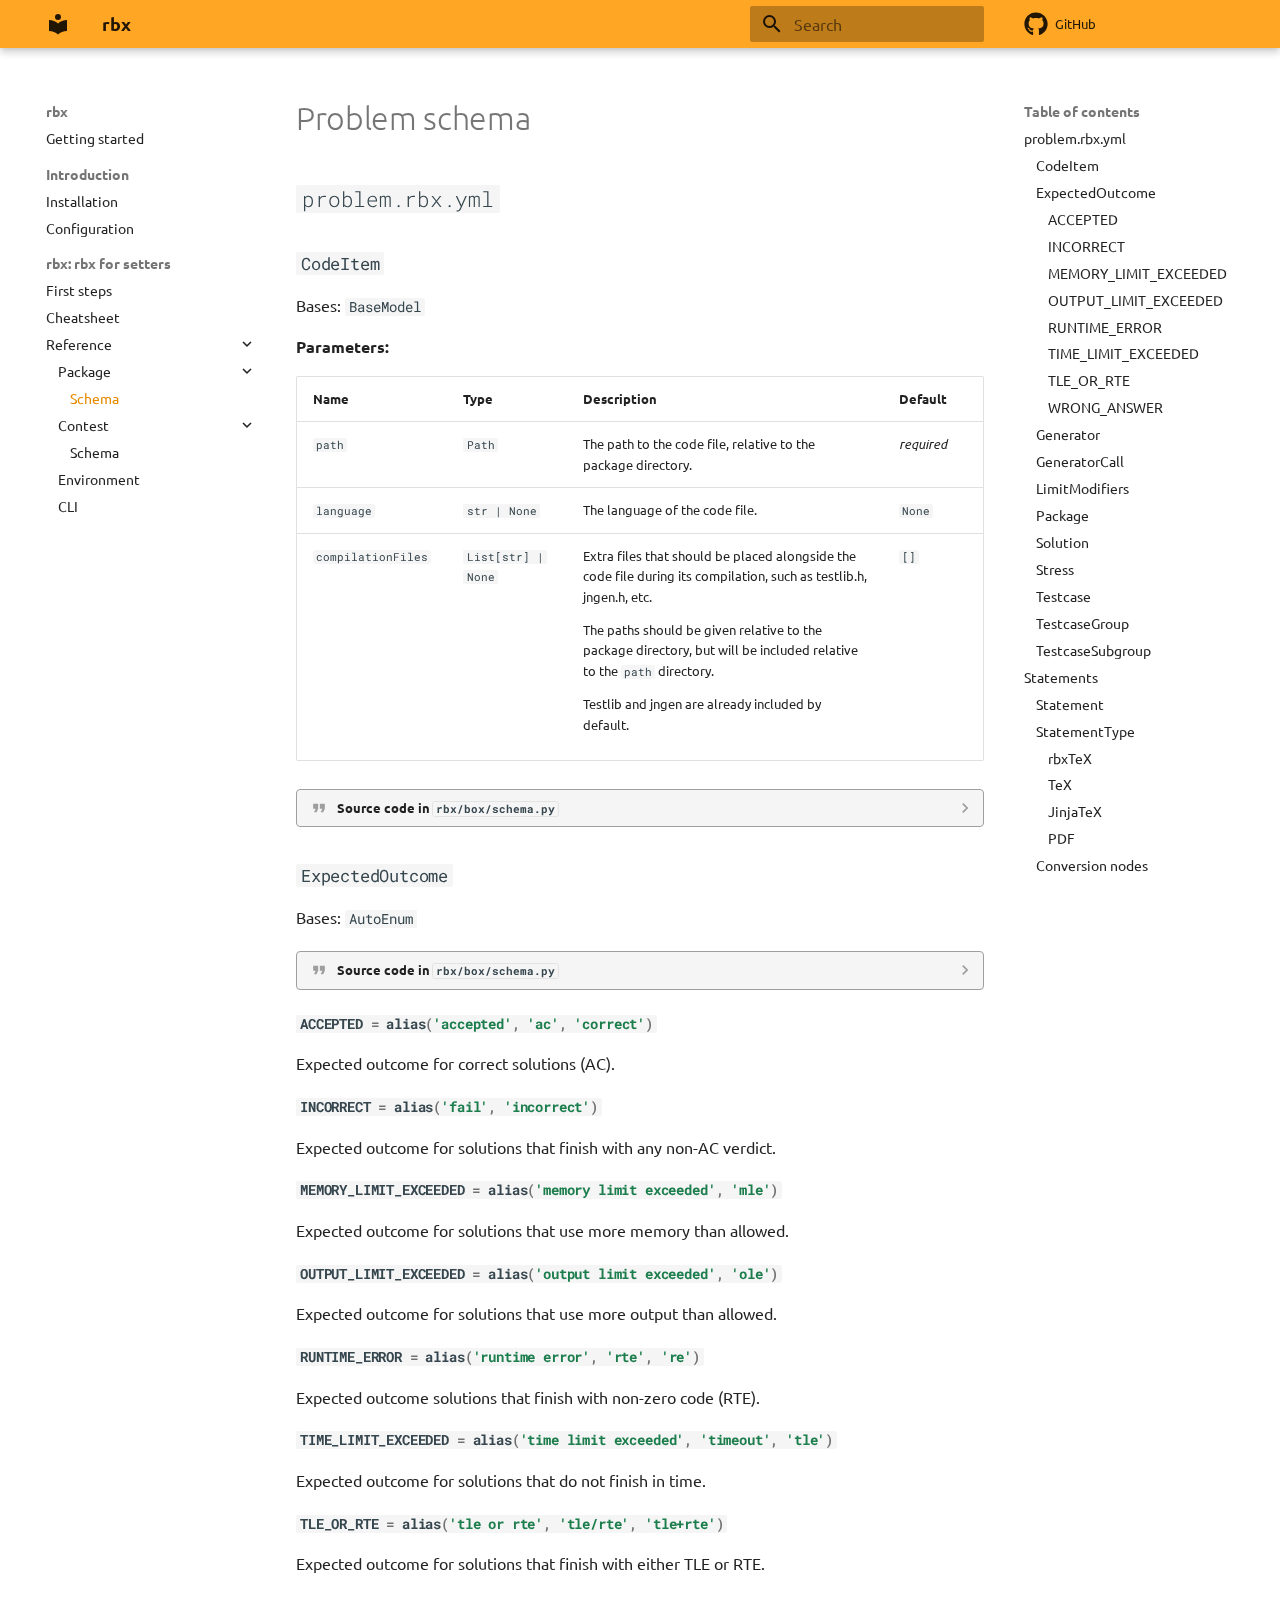
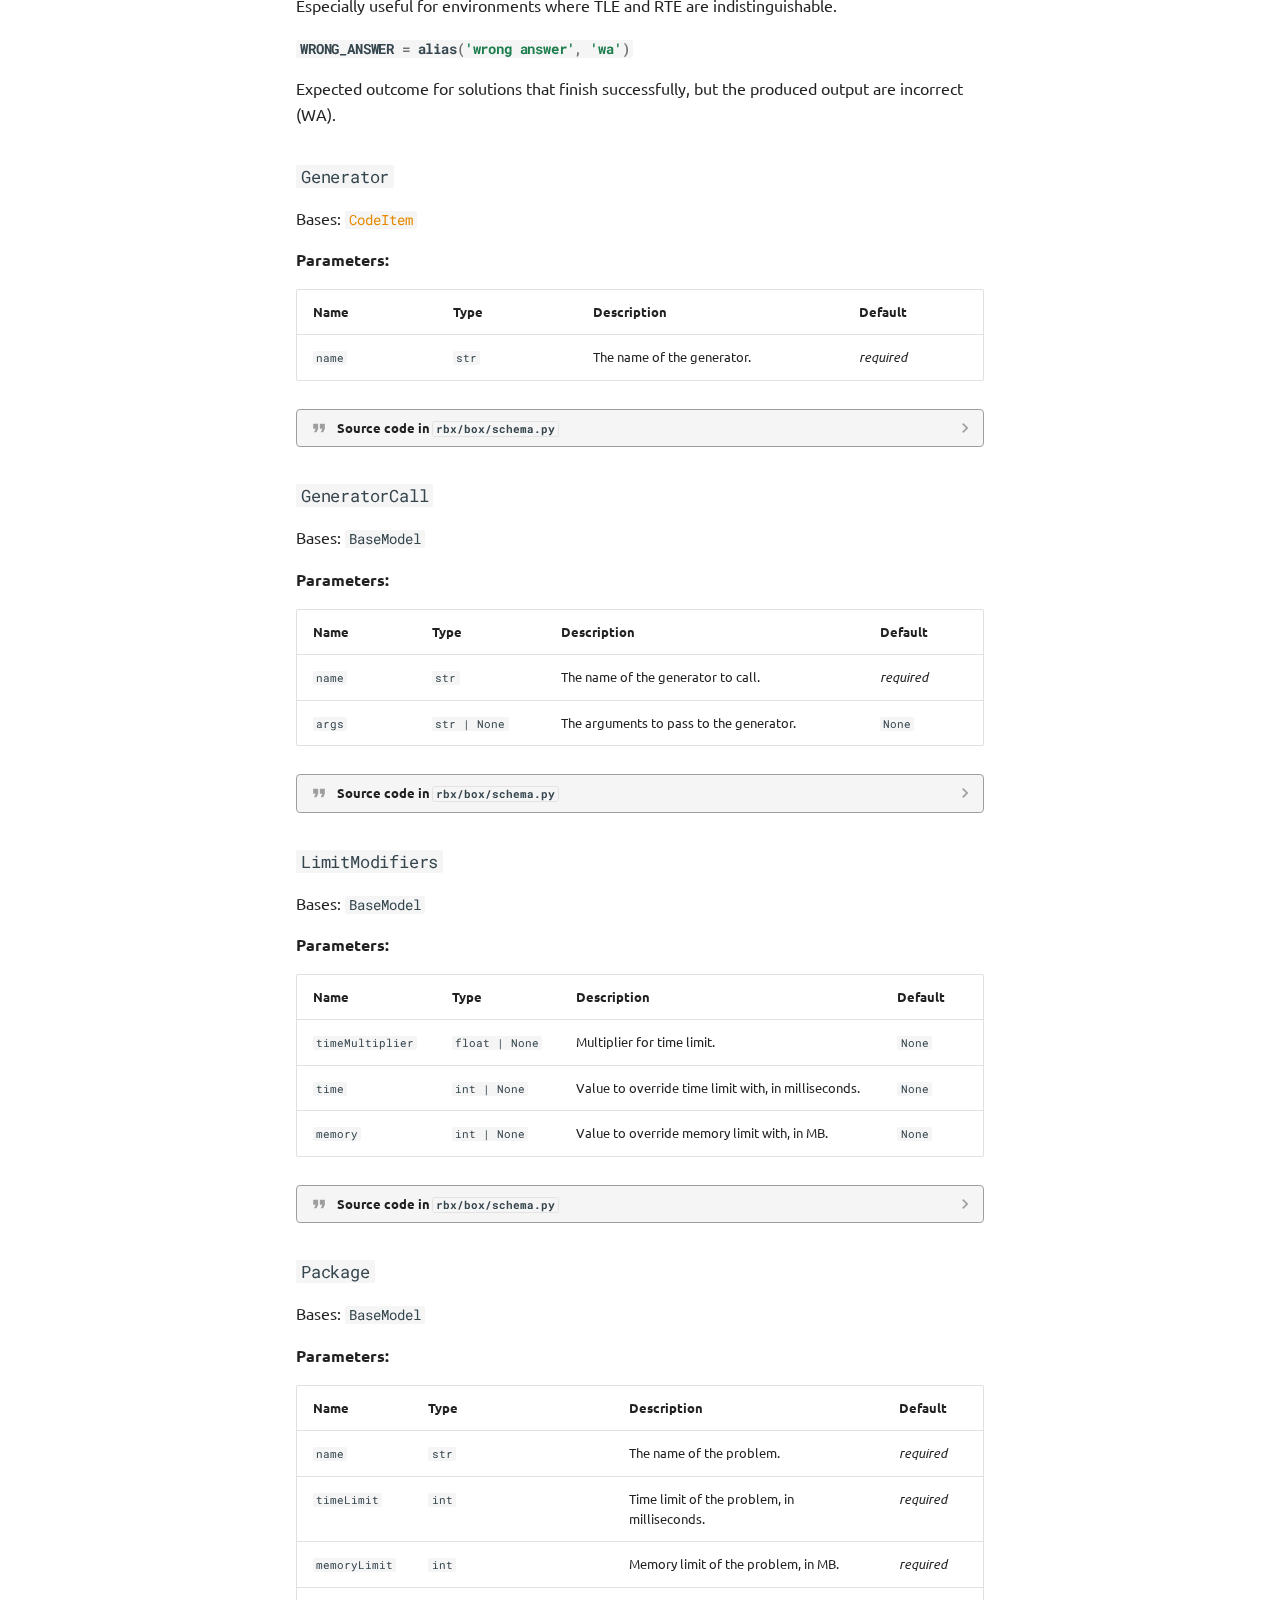
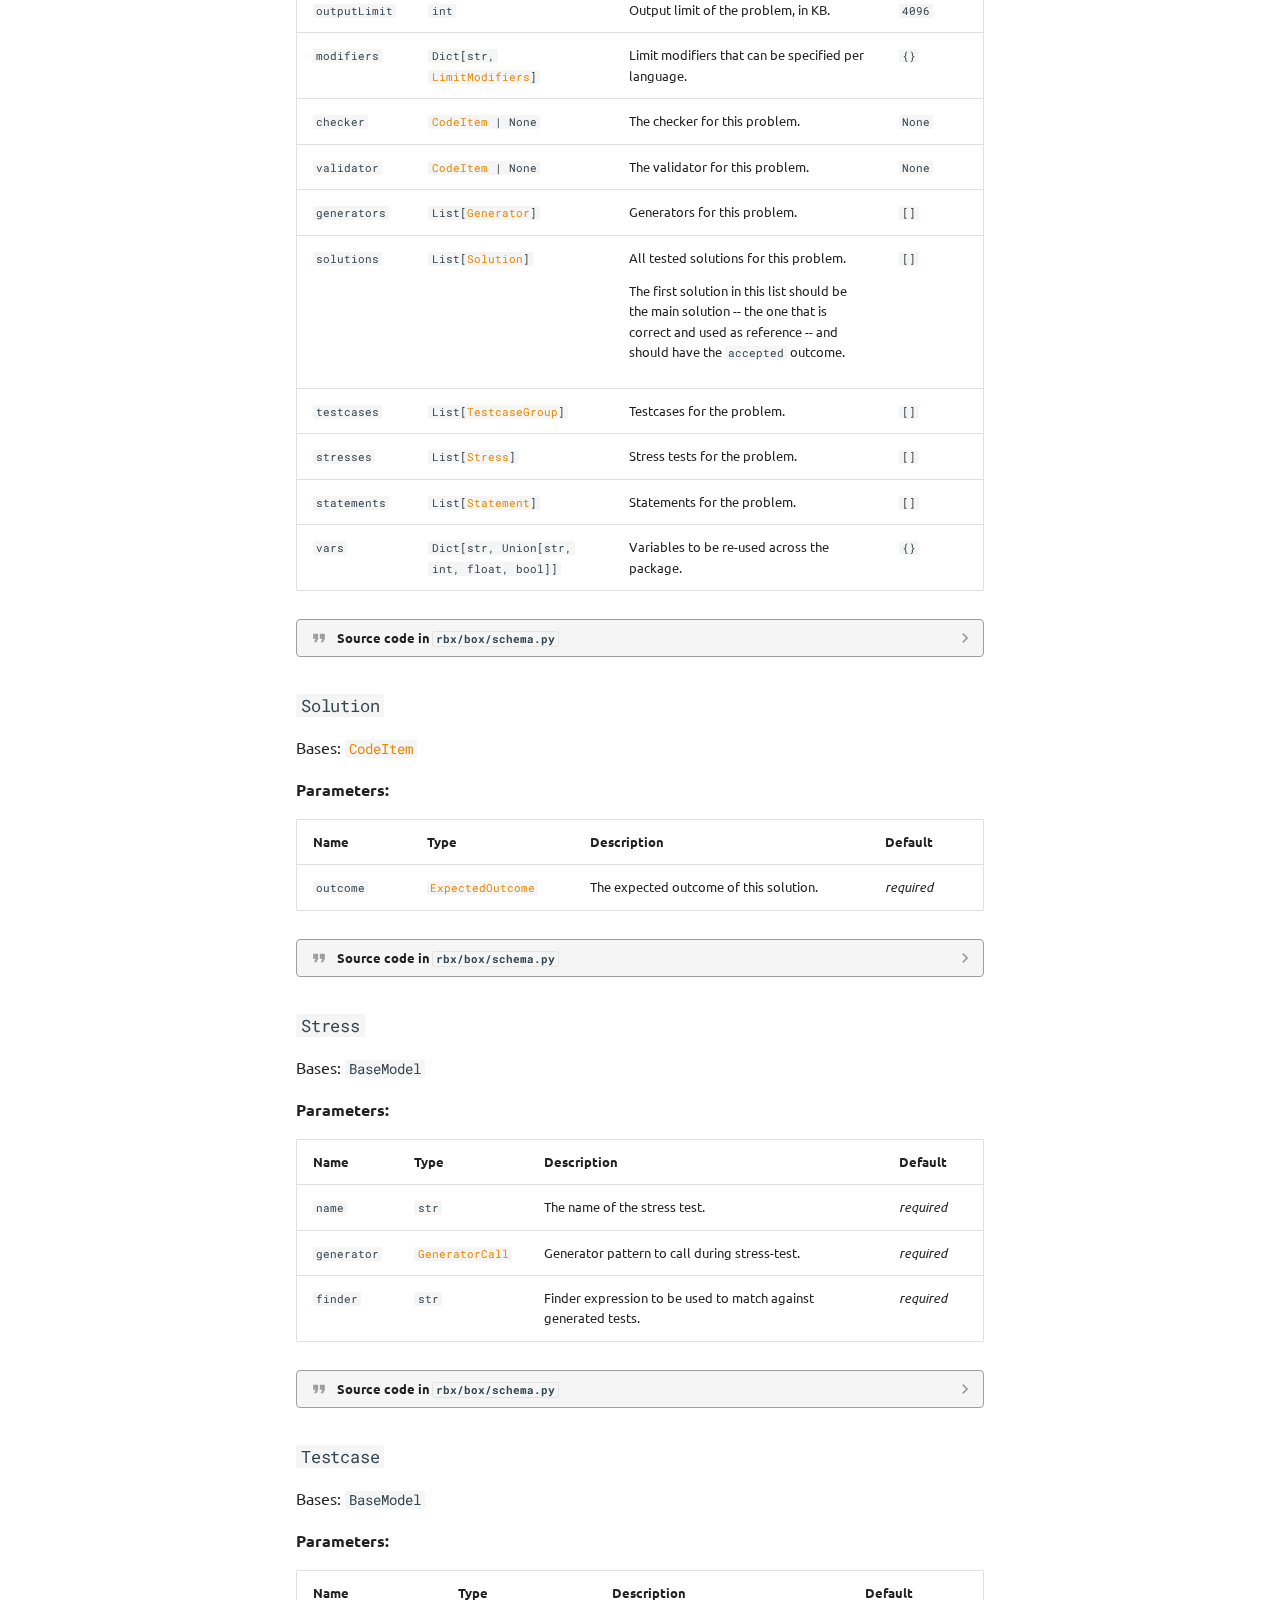
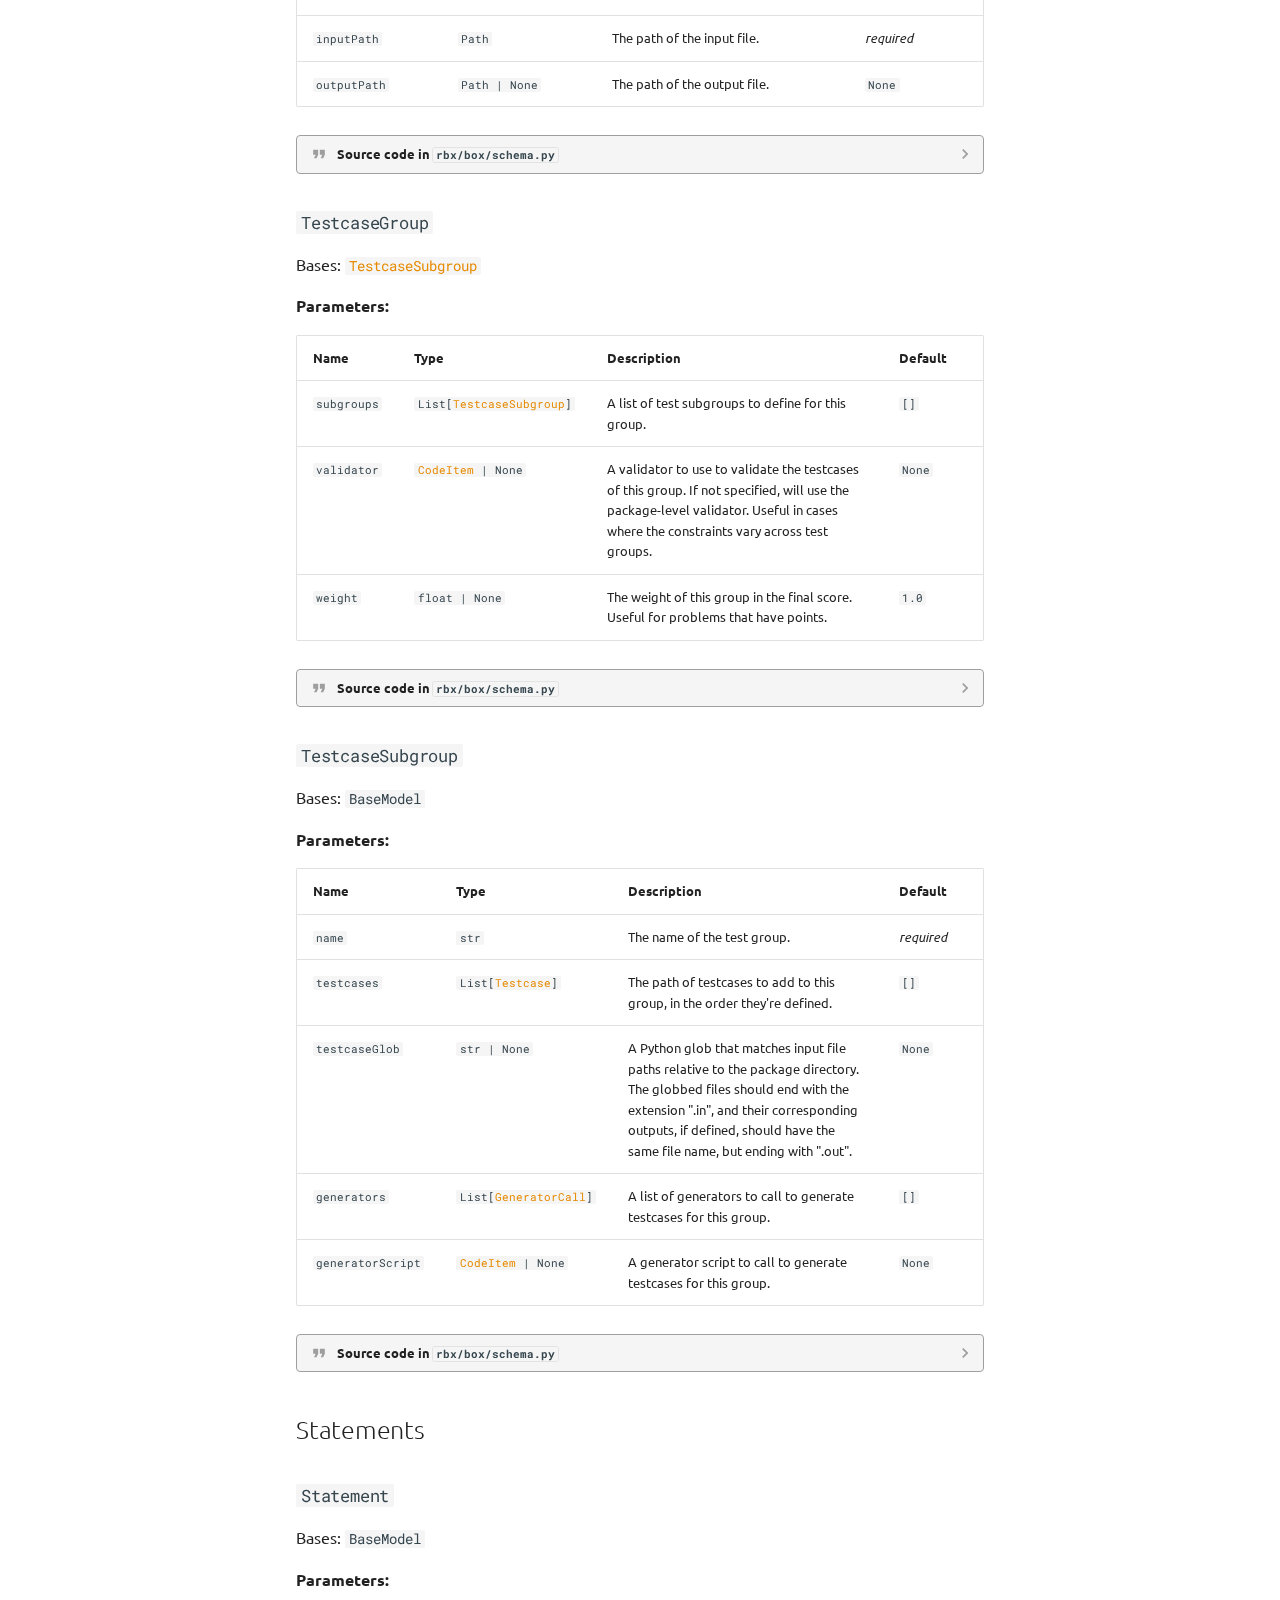
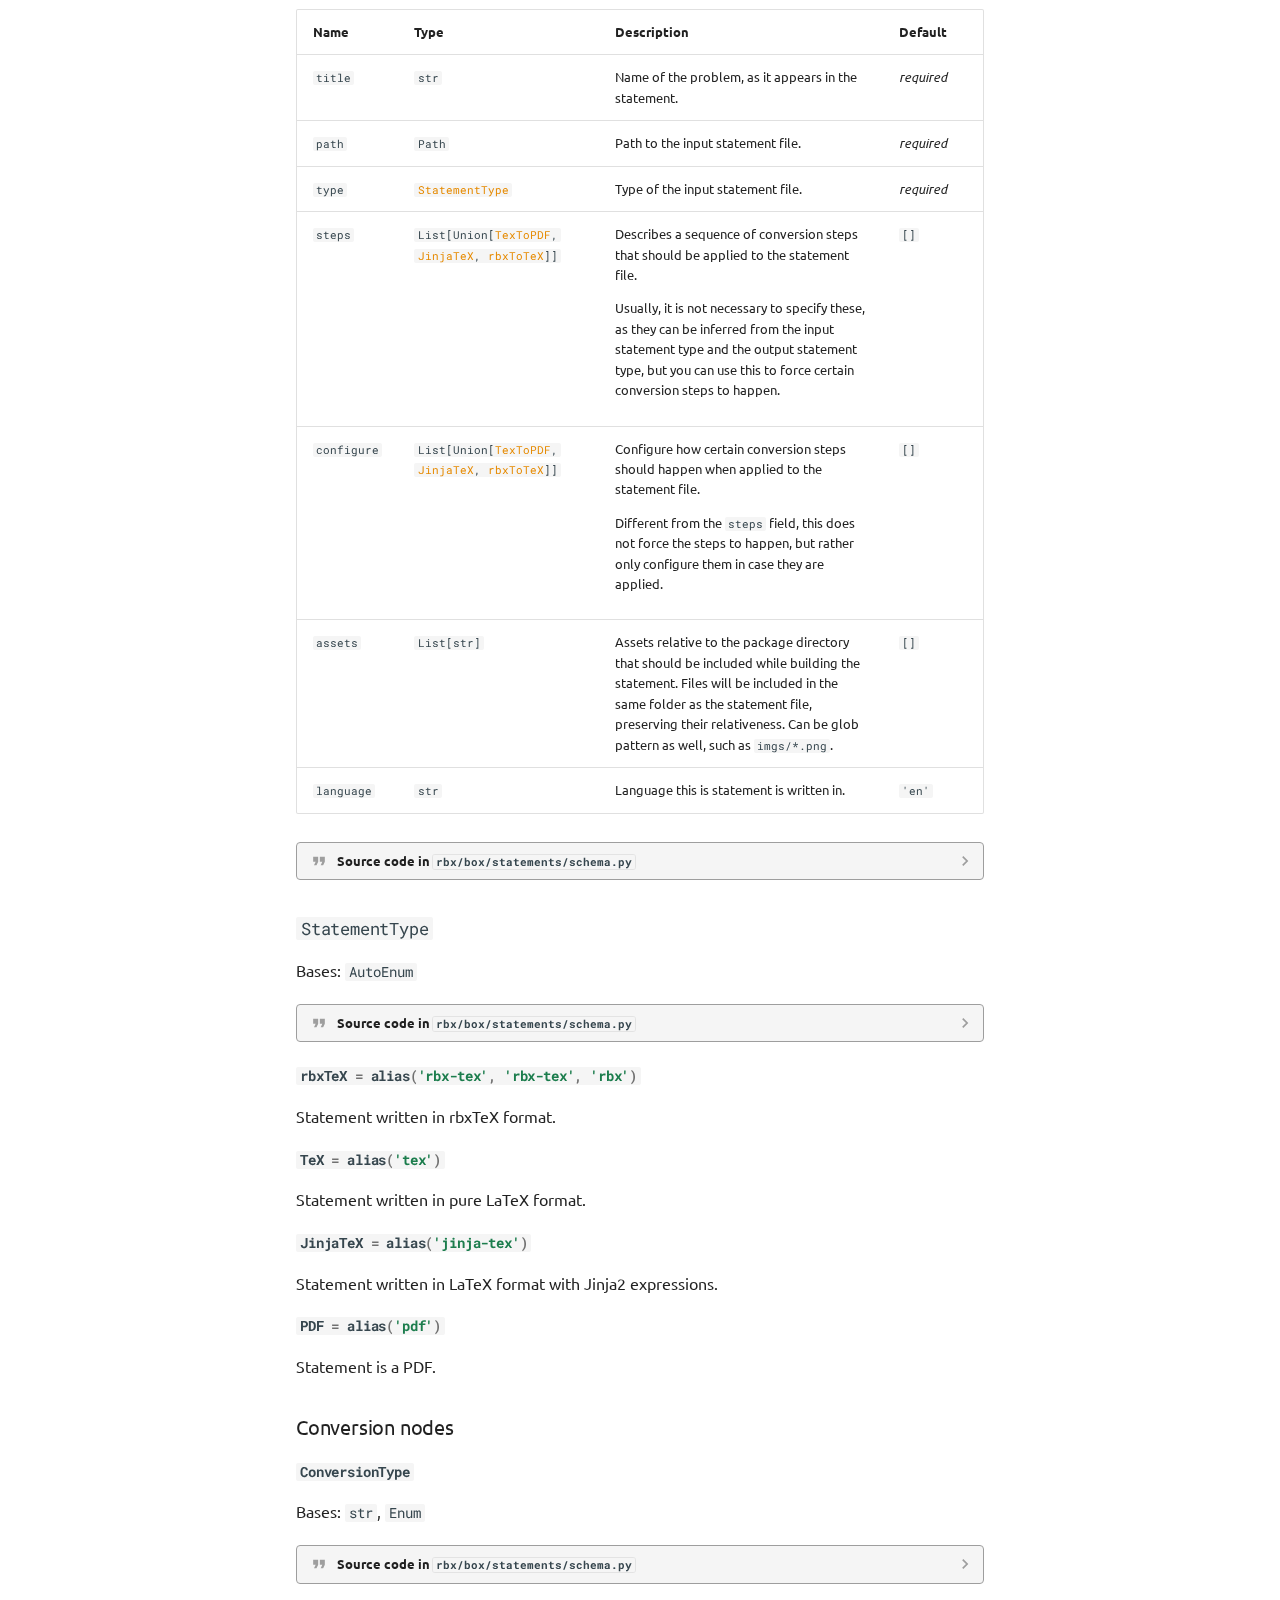
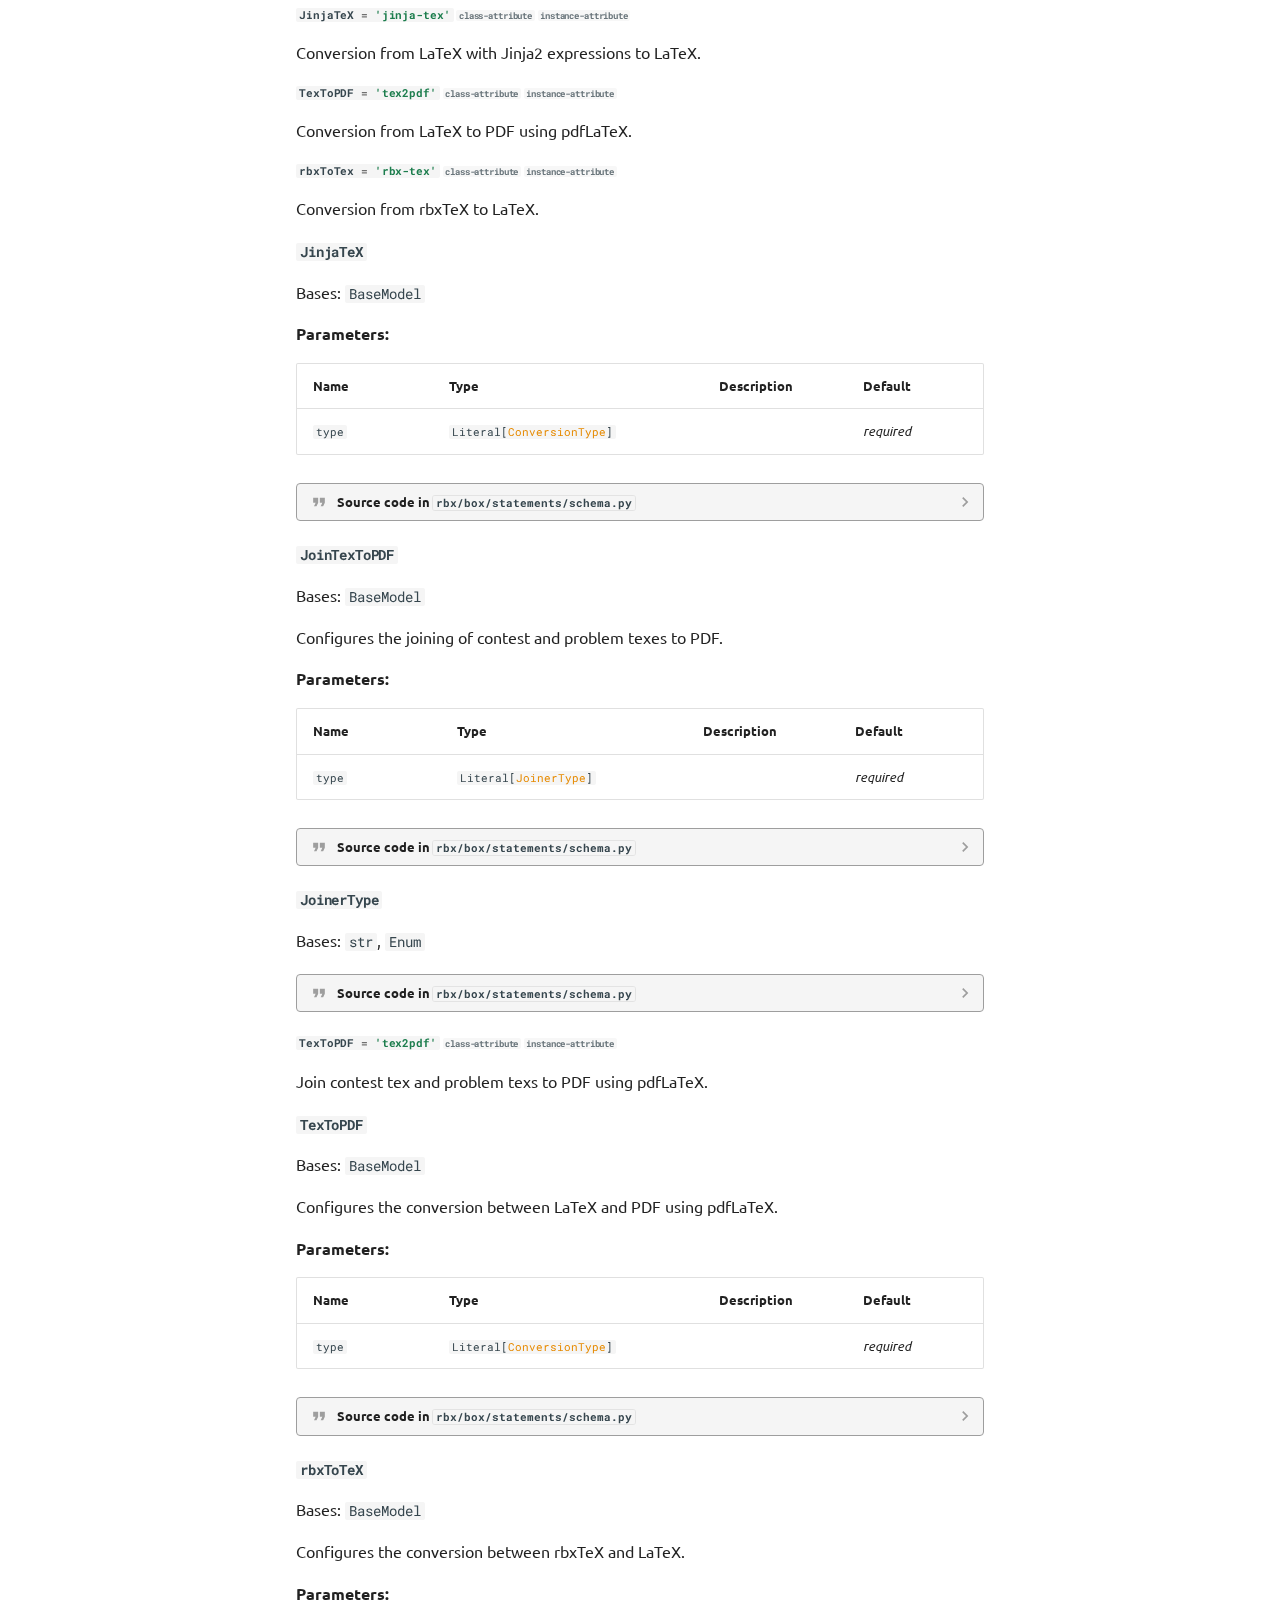
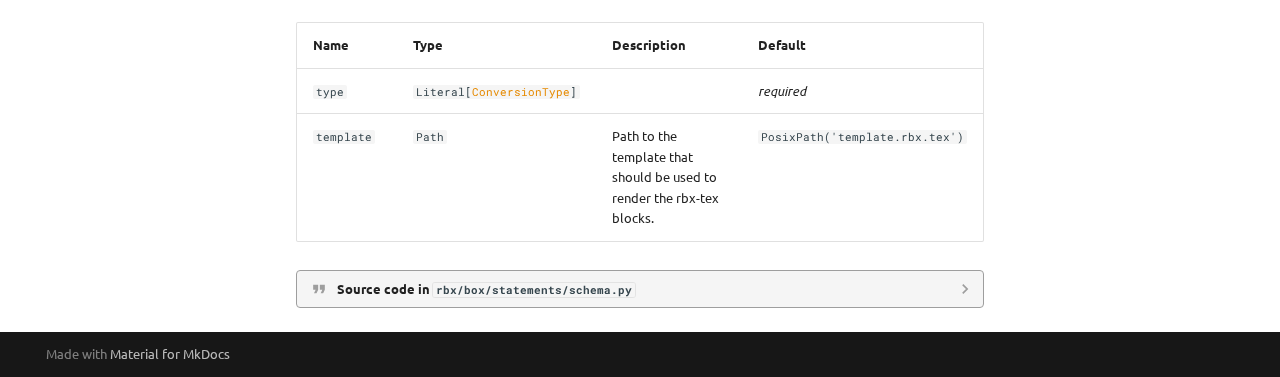
<file: setters/reference/package/schema/index.html>
<!doctype html>
<html lang="en" class="no-js">
  <head>
    
      <meta charset="utf-8">
      <meta name="viewport" content="width=device-width,initial-scale=1">
      
      
      
      
        <link rel="prev" href="../">
      
      
        <link rel="next" href="../../contest/">
      
      
      <link rel="icon" href="../../../../assets/images/favicon.png">
      <meta name="generator" content="mkdocs-1.6.1, mkdocs-material-9.6.1">
    
    
      
        <title>Schema - rbx</title>
      
    
    
      <link rel="stylesheet" href="../../../../assets/stylesheets/main.a40c8224.min.css">
      
        
        <link rel="stylesheet" href="../../../../assets/stylesheets/palette.06af60db.min.css">
      
      


    
    
      
    
    
      
        
        
        <link rel="preconnect" href="https://fonts.gstatic.com" crossorigin>
        <link rel="stylesheet" href="https://fonts.googleapis.com/css?family=Ubuntu:300,300i,400,400i,700,700i%7CRoboto+Mono:400,400i,700,700i&display=fallback">
        <style>:root{--md-text-font:"Ubuntu";--md-code-font:"Roboto Mono"}</style>
      
    
    
      <link rel="stylesheet" href="../../../../assets/_mkdocstrings.css">
    
      <link rel="stylesheet" href="../../../../extra.css">
    
      <link rel="stylesheet" href="../../../../termynal.css">
    
    <script>__md_scope=new URL("../../../..",location),__md_hash=e=>[...e].reduce(((e,_)=>(e<<5)-e+_.charCodeAt(0)),0),__md_get=(e,_=localStorage,t=__md_scope)=>JSON.parse(_.getItem(t.pathname+"."+e)),__md_set=(e,_,t=localStorage,a=__md_scope)=>{try{t.setItem(a.pathname+"."+e,JSON.stringify(_))}catch(e){}}</script>
    
      

    
    
    
  </head>
  
  
    
    
    
    
    
    <body dir="ltr" data-md-color-scheme="default" data-md-color-primary="orange" data-md-color-accent="indigo">
  
    
    <input class="md-toggle" data-md-toggle="drawer" type="checkbox" id="__drawer" autocomplete="off">
    <input class="md-toggle" data-md-toggle="search" type="checkbox" id="__search" autocomplete="off">
    <label class="md-overlay" for="__drawer"></label>
    <div data-md-component="skip">
      
        
        <a href="#problem-schema" class="md-skip">
          Skip to content
        </a>
      
    </div>
    <div data-md-component="announce">
      
    </div>
    
    
      

  

<header class="md-header md-header--shadow" data-md-component="header">
  <nav class="md-header__inner md-grid" aria-label="Header">
    <a href="../../../.." title="rbx" class="md-header__button md-logo" aria-label="rbx" data-md-component="logo">
      
  
  <svg xmlns="http://www.w3.org/2000/svg" viewBox="0 0 24 24"><path d="M12 8a3 3 0 0 0 3-3 3 3 0 0 0-3-3 3 3 0 0 0-3 3 3 3 0 0 0 3 3m0 3.54C9.64 9.35 6.5 8 3 8v11c3.5 0 6.64 1.35 9 3.54 2.36-2.19 5.5-3.54 9-3.54V8c-3.5 0-6.64 1.35-9 3.54"/></svg>

    </a>
    <label class="md-header__button md-icon" for="__drawer">
      
      <svg xmlns="http://www.w3.org/2000/svg" viewBox="0 0 24 24"><path d="M3 6h18v2H3zm0 5h18v2H3zm0 5h18v2H3z"/></svg>
    </label>
    <div class="md-header__title" data-md-component="header-title">
      <div class="md-header__ellipsis">
        <div class="md-header__topic">
          <span class="md-ellipsis">
            rbx
          </span>
        </div>
        <div class="md-header__topic" data-md-component="header-topic">
          <span class="md-ellipsis">
            
              Schema
            
          </span>
        </div>
      </div>
    </div>
    
      
    
    
    
    
      <label class="md-header__button md-icon" for="__search">
        
        <svg xmlns="http://www.w3.org/2000/svg" viewBox="0 0 24 24"><path d="M9.5 3A6.5 6.5 0 0 1 16 9.5c0 1.61-.59 3.09-1.56 4.23l.27.27h.79l5 5-1.5 1.5-5-5v-.79l-.27-.27A6.52 6.52 0 0 1 9.5 16 6.5 6.5 0 0 1 3 9.5 6.5 6.5 0 0 1 9.5 3m0 2C7 5 5 7 5 9.5S7 14 9.5 14 14 12 14 9.5 12 5 9.5 5"/></svg>
      </label>
      <div class="md-search" data-md-component="search" role="dialog">
  <label class="md-search__overlay" for="__search"></label>
  <div class="md-search__inner" role="search">
    <form class="md-search__form" name="search">
      <input type="text" class="md-search__input" name="query" aria-label="Search" placeholder="Search" autocapitalize="off" autocorrect="off" autocomplete="off" spellcheck="false" data-md-component="search-query" required>
      <label class="md-search__icon md-icon" for="__search">
        
        <svg xmlns="http://www.w3.org/2000/svg" viewBox="0 0 24 24"><path d="M9.5 3A6.5 6.5 0 0 1 16 9.5c0 1.61-.59 3.09-1.56 4.23l.27.27h.79l5 5-1.5 1.5-5-5v-.79l-.27-.27A6.52 6.52 0 0 1 9.5 16 6.5 6.5 0 0 1 3 9.5 6.5 6.5 0 0 1 9.5 3m0 2C7 5 5 7 5 9.5S7 14 9.5 14 14 12 14 9.5 12 5 9.5 5"/></svg>
        
        <svg xmlns="http://www.w3.org/2000/svg" viewBox="0 0 24 24"><path d="M20 11v2H8l5.5 5.5-1.42 1.42L4.16 12l7.92-7.92L13.5 5.5 8 11z"/></svg>
      </label>
      <nav class="md-search__options" aria-label="Search">
        
        <button type="reset" class="md-search__icon md-icon" title="Clear" aria-label="Clear" tabindex="-1">
          
          <svg xmlns="http://www.w3.org/2000/svg" viewBox="0 0 24 24"><path d="M19 6.41 17.59 5 12 10.59 6.41 5 5 6.41 10.59 12 5 17.59 6.41 19 12 13.41 17.59 19 19 17.59 13.41 12z"/></svg>
        </button>
      </nav>
      
        <div class="md-search__suggest" data-md-component="search-suggest"></div>
      
    </form>
    <div class="md-search__output">
      <div class="md-search__scrollwrap" tabindex="0" data-md-scrollfix>
        <div class="md-search-result" data-md-component="search-result">
          <div class="md-search-result__meta">
            Initializing search
          </div>
          <ol class="md-search-result__list" role="presentation"></ol>
        </div>
      </div>
    </div>
  </div>
</div>
    
    
      <div class="md-header__source">
        <a href="https://github.com/rsalesc/rbx" title="Go to repository" class="md-source" data-md-component="source">
  <div class="md-source__icon md-icon">
    
    <svg xmlns="http://www.w3.org/2000/svg" viewBox="0 0 496 512"><!--! Font Awesome Free 6.7.2 by @fontawesome - https://fontawesome.com License - https://fontawesome.com/license/free (Icons: CC BY 4.0, Fonts: SIL OFL 1.1, Code: MIT License) Copyright 2024 Fonticons, Inc.--><path d="M165.9 397.4c0 2-2.3 3.6-5.2 3.6-3.3.3-5.6-1.3-5.6-3.6 0-2 2.3-3.6 5.2-3.6 3-.3 5.6 1.3 5.6 3.6m-31.1-4.5c-.7 2 1.3 4.3 4.3 4.9 2.6 1 5.6 0 6.2-2s-1.3-4.3-4.3-5.2c-2.6-.7-5.5.3-6.2 2.3m44.2-1.7c-2.9.7-4.9 2.6-4.6 4.9.3 2 2.9 3.3 5.9 2.6 2.9-.7 4.9-2.6 4.6-4.6-.3-1.9-3-3.2-5.9-2.9M244.8 8C106.1 8 0 113.3 0 252c0 110.9 69.8 205.8 169.5 239.2 12.8 2.3 17.3-5.6 17.3-12.1 0-6.2-.3-40.4-.3-61.4 0 0-70 15-84.7-29.8 0 0-11.4-29.1-27.8-36.6 0 0-22.9-15.7 1.6-15.4 0 0 24.9 2 38.6 25.8 21.9 38.6 58.6 27.5 72.9 20.9 2.3-16 8.8-27.1 16-33.7-55.9-6.2-112.3-14.3-112.3-110.5 0-27.5 7.6-41.3 23.6-58.9-2.6-6.5-11.1-33.3 2.6-67.9 20.9-6.5 69 27 69 27 20-5.6 41.5-8.5 62.8-8.5s42.8 2.9 62.8 8.5c0 0 48.1-33.6 69-27 13.7 34.7 5.2 61.4 2.6 67.9 16 17.7 25.8 31.5 25.8 58.9 0 96.5-58.9 104.2-114.8 110.5 9.2 7.9 17 22.9 17 46.4 0 33.7-.3 75.4-.3 83.6 0 6.5 4.6 14.4 17.3 12.1C428.2 457.8 496 362.9 496 252 496 113.3 383.5 8 244.8 8M97.2 352.9c-1.3 1-1 3.3.7 5.2 1.6 1.6 3.9 2.3 5.2 1 1.3-1 1-3.3-.7-5.2-1.6-1.6-3.9-2.3-5.2-1m-10.8-8.1c-.7 1.3.3 2.9 2.3 3.9 1.6 1 3.6.7 4.3-.7.7-1.3-.3-2.9-2.3-3.9-2-.6-3.6-.3-4.3.7m32.4 35.6c-1.6 1.3-1 4.3 1.3 6.2 2.3 2.3 5.2 2.6 6.5 1 1.3-1.3.7-4.3-1.3-6.2-2.2-2.3-5.2-2.6-6.5-1m-11.4-14.7c-1.6 1-1.6 3.6 0 5.9s4.3 3.3 5.6 2.3c1.6-1.3 1.6-3.9 0-6.2-1.4-2.3-4-3.3-5.6-2"/></svg>
  </div>
  <div class="md-source__repository">
    GitHub
  </div>
</a>
      </div>
    
  </nav>
  
</header>
    
    <div class="md-container" data-md-component="container">
      
      
        
          
        
      
      <main class="md-main" data-md-component="main">
        <div class="md-main__inner md-grid">
          
            
              
              <div class="md-sidebar md-sidebar--primary" data-md-component="sidebar" data-md-type="navigation" >
                <div class="md-sidebar__scrollwrap">
                  <div class="md-sidebar__inner">
                    



<nav class="md-nav md-nav--primary" aria-label="Navigation" data-md-level="0">
  <label class="md-nav__title" for="__drawer">
    <a href="../../../.." title="rbx" class="md-nav__button md-logo" aria-label="rbx" data-md-component="logo">
      
  
  <svg xmlns="http://www.w3.org/2000/svg" viewBox="0 0 24 24"><path d="M12 8a3 3 0 0 0 3-3 3 3 0 0 0-3-3 3 3 0 0 0-3 3 3 3 0 0 0 3 3m0 3.54C9.64 9.35 6.5 8 3 8v11c3.5 0 6.64 1.35 9 3.54 2.36-2.19 5.5-3.54 9-3.54V8c-3.5 0-6.64 1.35-9 3.54"/></svg>

    </a>
    rbx
  </label>
  
    <div class="md-nav__source">
      <a href="https://github.com/rsalesc/rbx" title="Go to repository" class="md-source" data-md-component="source">
  <div class="md-source__icon md-icon">
    
    <svg xmlns="http://www.w3.org/2000/svg" viewBox="0 0 496 512"><!--! Font Awesome Free 6.7.2 by @fontawesome - https://fontawesome.com License - https://fontawesome.com/license/free (Icons: CC BY 4.0, Fonts: SIL OFL 1.1, Code: MIT License) Copyright 2024 Fonticons, Inc.--><path d="M165.9 397.4c0 2-2.3 3.6-5.2 3.6-3.3.3-5.6-1.3-5.6-3.6 0-2 2.3-3.6 5.2-3.6 3-.3 5.6 1.3 5.6 3.6m-31.1-4.5c-.7 2 1.3 4.3 4.3 4.9 2.6 1 5.6 0 6.2-2s-1.3-4.3-4.3-5.2c-2.6-.7-5.5.3-6.2 2.3m44.2-1.7c-2.9.7-4.9 2.6-4.6 4.9.3 2 2.9 3.3 5.9 2.6 2.9-.7 4.9-2.6 4.6-4.6-.3-1.9-3-3.2-5.9-2.9M244.8 8C106.1 8 0 113.3 0 252c0 110.9 69.8 205.8 169.5 239.2 12.8 2.3 17.3-5.6 17.3-12.1 0-6.2-.3-40.4-.3-61.4 0 0-70 15-84.7-29.8 0 0-11.4-29.1-27.8-36.6 0 0-22.9-15.7 1.6-15.4 0 0 24.9 2 38.6 25.8 21.9 38.6 58.6 27.5 72.9 20.9 2.3-16 8.8-27.1 16-33.7-55.9-6.2-112.3-14.3-112.3-110.5 0-27.5 7.6-41.3 23.6-58.9-2.6-6.5-11.1-33.3 2.6-67.9 20.9-6.5 69 27 69 27 20-5.6 41.5-8.5 62.8-8.5s42.8 2.9 62.8 8.5c0 0 48.1-33.6 69-27 13.7 34.7 5.2 61.4 2.6 67.9 16 17.7 25.8 31.5 25.8 58.9 0 96.5-58.9 104.2-114.8 110.5 9.2 7.9 17 22.9 17 46.4 0 33.7-.3 75.4-.3 83.6 0 6.5 4.6 14.4 17.3 12.1C428.2 457.8 496 362.9 496 252 496 113.3 383.5 8 244.8 8M97.2 352.9c-1.3 1-1 3.3.7 5.2 1.6 1.6 3.9 2.3 5.2 1 1.3-1 1-3.3-.7-5.2-1.6-1.6-3.9-2.3-5.2-1m-10.8-8.1c-.7 1.3.3 2.9 2.3 3.9 1.6 1 3.6.7 4.3-.7.7-1.3-.3-2.9-2.3-3.9-2-.6-3.6-.3-4.3.7m32.4 35.6c-1.6 1.3-1 4.3 1.3 6.2 2.3 2.3 5.2 2.6 6.5 1 1.3-1.3.7-4.3-1.3-6.2-2.2-2.3-5.2-2.6-6.5-1m-11.4-14.7c-1.6 1-1.6 3.6 0 5.9s4.3 3.3 5.6 2.3c1.6-1.3 1.6-3.9 0-6.2-1.4-2.3-4-3.3-5.6-2"/></svg>
  </div>
  <div class="md-source__repository">
    GitHub
  </div>
</a>
    </div>
  
  <ul class="md-nav__list" data-md-scrollfix>
    
      
      
  
  
  
  
    <li class="md-nav__item">
      <a href="../../../.." class="md-nav__link">
        
  
  <span class="md-ellipsis">
    Getting started
    
  </span>
  

      </a>
    </li>
  

    
      
      
  
  
  
  
    
    
      
        
      
        
      
    
    
      
        
        
      
    
    
    <li class="md-nav__item md-nav__item--section md-nav__item--nested">
      
        
        
          
        
        <input class="md-nav__toggle md-toggle md-toggle--indeterminate" type="checkbox" id="__nav_2" >
        
          
          <label class="md-nav__link" for="__nav_2" id="__nav_2_label" tabindex="">
            
  
  <span class="md-ellipsis">
    Introduction
    
  </span>
  

            <span class="md-nav__icon md-icon"></span>
          </label>
        
        <nav class="md-nav" data-md-level="1" aria-labelledby="__nav_2_label" aria-expanded="false">
          <label class="md-nav__title" for="__nav_2">
            <span class="md-nav__icon md-icon"></span>
            Introduction
          </label>
          <ul class="md-nav__list" data-md-scrollfix>
            
              
                
  
  
  
  
    <li class="md-nav__item">
      <a href="../../../../intro/installation/" class="md-nav__link">
        
  
  <span class="md-ellipsis">
    Installation
    
  </span>
  

      </a>
    </li>
  

              
            
              
                
  
  
  
  
    <li class="md-nav__item">
      <a href="../../../../intro/configuration/" class="md-nav__link">
        
  
  <span class="md-ellipsis">
    Configuration
    
  </span>
  

      </a>
    </li>
  

              
            
          </ul>
        </nav>
      
    </li>
  

    
      
      
  
  
    
  
  
  
    
    
      
        
      
        
      
        
      
    
    
      
        
        
      
    
    
    <li class="md-nav__item md-nav__item--active md-nav__item--section md-nav__item--nested">
      
        
        
        <input class="md-nav__toggle md-toggle " type="checkbox" id="__nav_3" checked>
        
          
          <label class="md-nav__link" for="__nav_3" id="__nav_3_label" tabindex="">
            
  
  <span class="md-ellipsis">
    rbx: rbx for setters
    
  </span>
  

            <span class="md-nav__icon md-icon"></span>
          </label>
        
        <nav class="md-nav" data-md-level="1" aria-labelledby="__nav_3_label" aria-expanded="true">
          <label class="md-nav__title" for="__nav_3">
            <span class="md-nav__icon md-icon"></span>
            rbx: rbx for setters
          </label>
          <ul class="md-nav__list" data-md-scrollfix>
            
              
                
  
  
  
  
    <li class="md-nav__item">
      <a href="../../../first-steps/" class="md-nav__link">
        
  
  <span class="md-ellipsis">
    First steps
    
  </span>
  

      </a>
    </li>
  

              
            
              
                
  
  
  
  
    <li class="md-nav__item">
      <a href="../../../cheatsheet/" class="md-nav__link">
        
  
  <span class="md-ellipsis">
    Cheatsheet
    
  </span>
  

      </a>
    </li>
  

              
            
              
                
  
  
    
  
  
  
    
    
      
        
      
        
      
        
      
        
      
    
    
      
    
    
    <li class="md-nav__item md-nav__item--active md-nav__item--nested">
      
        
        
        <input class="md-nav__toggle md-toggle " type="checkbox" id="__nav_3_3" checked>
        
          
          <label class="md-nav__link" for="__nav_3_3" id="__nav_3_3_label" tabindex="0">
            
  
  <span class="md-ellipsis">
    Reference
    
  </span>
  

            <span class="md-nav__icon md-icon"></span>
          </label>
        
        <nav class="md-nav" data-md-level="2" aria-labelledby="__nav_3_3_label" aria-expanded="true">
          <label class="md-nav__title" for="__nav_3_3">
            <span class="md-nav__icon md-icon"></span>
            Reference
          </label>
          <ul class="md-nav__list" data-md-scrollfix>
            
              
                
  
  
    
  
  
  
    
    
      
        
          
        
      
        
      
    
    
      
    
    
    <li class="md-nav__item md-nav__item--active md-nav__item--nested">
      
        
        
        <input class="md-nav__toggle md-toggle " type="checkbox" id="__nav_3_3_1" checked>
        
          
          
          <div class="md-nav__link md-nav__container">
            <a href="../" class="md-nav__link ">
              
  
  <span class="md-ellipsis">
    Package
    
  </span>
  

            </a>
            
              
              <label class="md-nav__link " for="__nav_3_3_1" id="__nav_3_3_1_label" tabindex="0">
                <span class="md-nav__icon md-icon"></span>
              </label>
            
          </div>
        
        <nav class="md-nav" data-md-level="3" aria-labelledby="__nav_3_3_1_label" aria-expanded="true">
          <label class="md-nav__title" for="__nav_3_3_1">
            <span class="md-nav__icon md-icon"></span>
            Package
          </label>
          <ul class="md-nav__list" data-md-scrollfix>
            
              
            
              
                
  
  
    
  
  
  
    <li class="md-nav__item md-nav__item--active">
      
      <input class="md-nav__toggle md-toggle" type="checkbox" id="__toc">
      
      
        
      
      
        <label class="md-nav__link md-nav__link--active" for="__toc">
          
  
  <span class="md-ellipsis">
    Schema
    
  </span>
  

          <span class="md-nav__icon md-icon"></span>
        </label>
      
      <a href="./" class="md-nav__link md-nav__link--active">
        
  
  <span class="md-ellipsis">
    Schema
    
  </span>
  

      </a>
      
        

<nav class="md-nav md-nav--secondary" aria-label="Table of contents">
  
  
  
    
  
  
    <label class="md-nav__title" for="__toc">
      <span class="md-nav__icon md-icon"></span>
      Table of contents
    </label>
    <ul class="md-nav__list" data-md-component="toc" data-md-scrollfix>
      
        <li class="md-nav__item">
  <a href="#problemrbxyml" class="md-nav__link">
    <span class="md-ellipsis">
      problem.rbx.yml
    </span>
  </a>
  
    <nav class="md-nav" aria-label="problem.rbx.yml">
      <ul class="md-nav__list">
        
          <li class="md-nav__item">
  <a href="#rbx.box.schema.CodeItem" class="md-nav__link">
    <span class="md-ellipsis">
      CodeItem
    </span>
  </a>
  
</li>
        
          <li class="md-nav__item">
  <a href="#rbx.box.schema.ExpectedOutcome" class="md-nav__link">
    <span class="md-ellipsis">
      ExpectedOutcome
    </span>
  </a>
  
    <nav class="md-nav" aria-label="ExpectedOutcome">
      <ul class="md-nav__list">
        
          <li class="md-nav__item">
  <a href="#rbx.box.schema.ExpectedOutcome.ACCEPTED" class="md-nav__link">
    <span class="md-ellipsis">
      ACCEPTED
    </span>
  </a>
  
</li>
        
          <li class="md-nav__item">
  <a href="#rbx.box.schema.ExpectedOutcome.INCORRECT" class="md-nav__link">
    <span class="md-ellipsis">
      INCORRECT
    </span>
  </a>
  
</li>
        
          <li class="md-nav__item">
  <a href="#rbx.box.schema.ExpectedOutcome.MEMORY_LIMIT_EXCEEDED" class="md-nav__link">
    <span class="md-ellipsis">
      MEMORY_LIMIT_EXCEEDED
    </span>
  </a>
  
</li>
        
          <li class="md-nav__item">
  <a href="#rbx.box.schema.ExpectedOutcome.OUTPUT_LIMIT_EXCEEDED" class="md-nav__link">
    <span class="md-ellipsis">
      OUTPUT_LIMIT_EXCEEDED
    </span>
  </a>
  
</li>
        
          <li class="md-nav__item">
  <a href="#rbx.box.schema.ExpectedOutcome.RUNTIME_ERROR" class="md-nav__link">
    <span class="md-ellipsis">
      RUNTIME_ERROR
    </span>
  </a>
  
</li>
        
          <li class="md-nav__item">
  <a href="#rbx.box.schema.ExpectedOutcome.TIME_LIMIT_EXCEEDED" class="md-nav__link">
    <span class="md-ellipsis">
      TIME_LIMIT_EXCEEDED
    </span>
  </a>
  
</li>
        
          <li class="md-nav__item">
  <a href="#rbx.box.schema.ExpectedOutcome.TLE_OR_RTE" class="md-nav__link">
    <span class="md-ellipsis">
      TLE_OR_RTE
    </span>
  </a>
  
</li>
        
          <li class="md-nav__item">
  <a href="#rbx.box.schema.ExpectedOutcome.WRONG_ANSWER" class="md-nav__link">
    <span class="md-ellipsis">
      WRONG_ANSWER
    </span>
  </a>
  
</li>
        
      </ul>
    </nav>
  
</li>
        
          <li class="md-nav__item">
  <a href="#rbx.box.schema.Generator" class="md-nav__link">
    <span class="md-ellipsis">
      Generator
    </span>
  </a>
  
</li>
        
          <li class="md-nav__item">
  <a href="#rbx.box.schema.GeneratorCall" class="md-nav__link">
    <span class="md-ellipsis">
      GeneratorCall
    </span>
  </a>
  
</li>
        
          <li class="md-nav__item">
  <a href="#rbx.box.schema.LimitModifiers" class="md-nav__link">
    <span class="md-ellipsis">
      LimitModifiers
    </span>
  </a>
  
</li>
        
          <li class="md-nav__item">
  <a href="#rbx.box.schema.Package" class="md-nav__link">
    <span class="md-ellipsis">
      Package
    </span>
  </a>
  
</li>
        
          <li class="md-nav__item">
  <a href="#rbx.box.schema.Solution" class="md-nav__link">
    <span class="md-ellipsis">
      Solution
    </span>
  </a>
  
</li>
        
          <li class="md-nav__item">
  <a href="#rbx.box.schema.Stress" class="md-nav__link">
    <span class="md-ellipsis">
      Stress
    </span>
  </a>
  
</li>
        
          <li class="md-nav__item">
  <a href="#rbx.box.schema.Testcase" class="md-nav__link">
    <span class="md-ellipsis">
      Testcase
    </span>
  </a>
  
</li>
        
          <li class="md-nav__item">
  <a href="#rbx.box.schema.TestcaseGroup" class="md-nav__link">
    <span class="md-ellipsis">
      TestcaseGroup
    </span>
  </a>
  
</li>
        
          <li class="md-nav__item">
  <a href="#rbx.box.schema.TestcaseSubgroup" class="md-nav__link">
    <span class="md-ellipsis">
      TestcaseSubgroup
    </span>
  </a>
  
</li>
        
      </ul>
    </nav>
  
</li>
      
        <li class="md-nav__item">
  <a href="#statements" class="md-nav__link">
    <span class="md-ellipsis">
      Statements
    </span>
  </a>
  
    <nav class="md-nav" aria-label="Statements">
      <ul class="md-nav__list">
        
          <li class="md-nav__item">
  <a href="#rbx.box.statements.schema.Statement" class="md-nav__link">
    <span class="md-ellipsis">
      Statement
    </span>
  </a>
  
</li>
        
          <li class="md-nav__item">
  <a href="#rbx.box.statements.schema.StatementType" class="md-nav__link">
    <span class="md-ellipsis">
      StatementType
    </span>
  </a>
  
    <nav class="md-nav" aria-label="StatementType">
      <ul class="md-nav__list">
        
          <li class="md-nav__item">
  <a href="#rbx.box.statements.schema.StatementType.rbxTeX" class="md-nav__link">
    <span class="md-ellipsis">
      rbxTeX
    </span>
  </a>
  
</li>
        
          <li class="md-nav__item">
  <a href="#rbx.box.statements.schema.StatementType.TeX" class="md-nav__link">
    <span class="md-ellipsis">
      TeX
    </span>
  </a>
  
</li>
        
          <li class="md-nav__item">
  <a href="#rbx.box.statements.schema.StatementType.JinjaTeX" class="md-nav__link">
    <span class="md-ellipsis">
      JinjaTeX
    </span>
  </a>
  
</li>
        
          <li class="md-nav__item">
  <a href="#rbx.box.statements.schema.StatementType.PDF" class="md-nav__link">
    <span class="md-ellipsis">
      PDF
    </span>
  </a>
  
</li>
        
      </ul>
    </nav>
  
</li>
        
          <li class="md-nav__item">
  <a href="#conversion-nodes" class="md-nav__link">
    <span class="md-ellipsis">
      Conversion nodes
    </span>
  </a>
  
    <nav class="md-nav" aria-label="Conversion nodes">
      <ul class="md-nav__list">
        
          <li class="md-nav__item">
  <a href="#rbx.box.statements.schema.ConversionType" class="md-nav__link">
    <span class="md-ellipsis">
      ConversionType
    </span>
  </a>
  
    <nav class="md-nav" aria-label="ConversionType">
      <ul class="md-nav__list">
        
          <li class="md-nav__item">
  <a href="#rbx.box.statements.schema.ConversionType.JinjaTeX" class="md-nav__link">
    <span class="md-ellipsis">
      JinjaTeX
    </span>
  </a>
  
</li>
        
          <li class="md-nav__item">
  <a href="#rbx.box.statements.schema.ConversionType.TexToPDF" class="md-nav__link">
    <span class="md-ellipsis">
      TexToPDF
    </span>
  </a>
  
</li>
        
          <li class="md-nav__item">
  <a href="#rbx.box.statements.schema.ConversionType.rbxToTex" class="md-nav__link">
    <span class="md-ellipsis">
      rbxToTex
    </span>
  </a>
  
</li>
        
      </ul>
    </nav>
  
</li>
        
          <li class="md-nav__item">
  <a href="#rbx.box.statements.schema.JinjaTeX" class="md-nav__link">
    <span class="md-ellipsis">
      JinjaTeX
    </span>
  </a>
  
</li>
        
          <li class="md-nav__item">
  <a href="#rbx.box.statements.schema.JoinTexToPDF" class="md-nav__link">
    <span class="md-ellipsis">
      JoinTexToPDF
    </span>
  </a>
  
</li>
        
          <li class="md-nav__item">
  <a href="#rbx.box.statements.schema.JoinerType" class="md-nav__link">
    <span class="md-ellipsis">
      JoinerType
    </span>
  </a>
  
    <nav class="md-nav" aria-label="JoinerType">
      <ul class="md-nav__list">
        
          <li class="md-nav__item">
  <a href="#rbx.box.statements.schema.JoinerType.TexToPDF" class="md-nav__link">
    <span class="md-ellipsis">
      TexToPDF
    </span>
  </a>
  
</li>
        
      </ul>
    </nav>
  
</li>
        
          <li class="md-nav__item">
  <a href="#rbx.box.statements.schema.TexToPDF" class="md-nav__link">
    <span class="md-ellipsis">
      TexToPDF
    </span>
  </a>
  
</li>
        
          <li class="md-nav__item">
  <a href="#rbx.box.statements.schema.rbxToTeX" class="md-nav__link">
    <span class="md-ellipsis">
      rbxToTeX
    </span>
  </a>
  
</li>
        
      </ul>
    </nav>
  
</li>
        
      </ul>
    </nav>
  
</li>
      
    </ul>
  
</nav>
      
    </li>
  

              
            
          </ul>
        </nav>
      
    </li>
  

              
            
              
                
  
  
  
  
    
    
      
        
          
        
      
        
      
    
    
      
    
    
    <li class="md-nav__item md-nav__item--nested">
      
        
        
          
        
        <input class="md-nav__toggle md-toggle md-toggle--indeterminate" type="checkbox" id="__nav_3_3_2" >
        
          
          
          <div class="md-nav__link md-nav__container">
            <a href="../../contest/" class="md-nav__link ">
              
  
  <span class="md-ellipsis">
    Contest
    
  </span>
  

            </a>
            
              
              <label class="md-nav__link " for="__nav_3_3_2" id="__nav_3_3_2_label" tabindex="0">
                <span class="md-nav__icon md-icon"></span>
              </label>
            
          </div>
        
        <nav class="md-nav" data-md-level="3" aria-labelledby="__nav_3_3_2_label" aria-expanded="false">
          <label class="md-nav__title" for="__nav_3_3_2">
            <span class="md-nav__icon md-icon"></span>
            Contest
          </label>
          <ul class="md-nav__list" data-md-scrollfix>
            
              
            
              
                
  
  
  
  
    <li class="md-nav__item">
      <a href="../../contest/schema/" class="md-nav__link">
        
  
  <span class="md-ellipsis">
    Schema
    
  </span>
  

      </a>
    </li>
  

              
            
          </ul>
        </nav>
      
    </li>
  

              
            
              
                
  
  
  
  
    <li class="md-nav__item">
      <a href="../../environment/" class="md-nav__link">
        
  
  <span class="md-ellipsis">
    Environment
    
  </span>
  

      </a>
    </li>
  

              
            
              
                
  
  
  
  
    <li class="md-nav__item">
      <a href="../../cli/" class="md-nav__link">
        
  
  <span class="md-ellipsis">
    CLI
    
  </span>
  

      </a>
    </li>
  

              
            
          </ul>
        </nav>
      
    </li>
  

              
            
          </ul>
        </nav>
      
    </li>
  

    
  </ul>
</nav>
                  </div>
                </div>
              </div>
            
            
              
              <div class="md-sidebar md-sidebar--secondary" data-md-component="sidebar" data-md-type="toc" >
                <div class="md-sidebar__scrollwrap">
                  <div class="md-sidebar__inner">
                    

<nav class="md-nav md-nav--secondary" aria-label="Table of contents">
  
  
  
    
  
  
    <label class="md-nav__title" for="__toc">
      <span class="md-nav__icon md-icon"></span>
      Table of contents
    </label>
    <ul class="md-nav__list" data-md-component="toc" data-md-scrollfix>
      
        <li class="md-nav__item">
  <a href="#problemrbxyml" class="md-nav__link">
    <span class="md-ellipsis">
      problem.rbx.yml
    </span>
  </a>
  
    <nav class="md-nav" aria-label="problem.rbx.yml">
      <ul class="md-nav__list">
        
          <li class="md-nav__item">
  <a href="#rbx.box.schema.CodeItem" class="md-nav__link">
    <span class="md-ellipsis">
      CodeItem
    </span>
  </a>
  
</li>
        
          <li class="md-nav__item">
  <a href="#rbx.box.schema.ExpectedOutcome" class="md-nav__link">
    <span class="md-ellipsis">
      ExpectedOutcome
    </span>
  </a>
  
    <nav class="md-nav" aria-label="ExpectedOutcome">
      <ul class="md-nav__list">
        
          <li class="md-nav__item">
  <a href="#rbx.box.schema.ExpectedOutcome.ACCEPTED" class="md-nav__link">
    <span class="md-ellipsis">
      ACCEPTED
    </span>
  </a>
  
</li>
        
          <li class="md-nav__item">
  <a href="#rbx.box.schema.ExpectedOutcome.INCORRECT" class="md-nav__link">
    <span class="md-ellipsis">
      INCORRECT
    </span>
  </a>
  
</li>
        
          <li class="md-nav__item">
  <a href="#rbx.box.schema.ExpectedOutcome.MEMORY_LIMIT_EXCEEDED" class="md-nav__link">
    <span class="md-ellipsis">
      MEMORY_LIMIT_EXCEEDED
    </span>
  </a>
  
</li>
        
          <li class="md-nav__item">
  <a href="#rbx.box.schema.ExpectedOutcome.OUTPUT_LIMIT_EXCEEDED" class="md-nav__link">
    <span class="md-ellipsis">
      OUTPUT_LIMIT_EXCEEDED
    </span>
  </a>
  
</li>
        
          <li class="md-nav__item">
  <a href="#rbx.box.schema.ExpectedOutcome.RUNTIME_ERROR" class="md-nav__link">
    <span class="md-ellipsis">
      RUNTIME_ERROR
    </span>
  </a>
  
</li>
        
          <li class="md-nav__item">
  <a href="#rbx.box.schema.ExpectedOutcome.TIME_LIMIT_EXCEEDED" class="md-nav__link">
    <span class="md-ellipsis">
      TIME_LIMIT_EXCEEDED
    </span>
  </a>
  
</li>
        
          <li class="md-nav__item">
  <a href="#rbx.box.schema.ExpectedOutcome.TLE_OR_RTE" class="md-nav__link">
    <span class="md-ellipsis">
      TLE_OR_RTE
    </span>
  </a>
  
</li>
        
          <li class="md-nav__item">
  <a href="#rbx.box.schema.ExpectedOutcome.WRONG_ANSWER" class="md-nav__link">
    <span class="md-ellipsis">
      WRONG_ANSWER
    </span>
  </a>
  
</li>
        
      </ul>
    </nav>
  
</li>
        
          <li class="md-nav__item">
  <a href="#rbx.box.schema.Generator" class="md-nav__link">
    <span class="md-ellipsis">
      Generator
    </span>
  </a>
  
</li>
        
          <li class="md-nav__item">
  <a href="#rbx.box.schema.GeneratorCall" class="md-nav__link">
    <span class="md-ellipsis">
      GeneratorCall
    </span>
  </a>
  
</li>
        
          <li class="md-nav__item">
  <a href="#rbx.box.schema.LimitModifiers" class="md-nav__link">
    <span class="md-ellipsis">
      LimitModifiers
    </span>
  </a>
  
</li>
        
          <li class="md-nav__item">
  <a href="#rbx.box.schema.Package" class="md-nav__link">
    <span class="md-ellipsis">
      Package
    </span>
  </a>
  
</li>
        
          <li class="md-nav__item">
  <a href="#rbx.box.schema.Solution" class="md-nav__link">
    <span class="md-ellipsis">
      Solution
    </span>
  </a>
  
</li>
        
          <li class="md-nav__item">
  <a href="#rbx.box.schema.Stress" class="md-nav__link">
    <span class="md-ellipsis">
      Stress
    </span>
  </a>
  
</li>
        
          <li class="md-nav__item">
  <a href="#rbx.box.schema.Testcase" class="md-nav__link">
    <span class="md-ellipsis">
      Testcase
    </span>
  </a>
  
</li>
        
          <li class="md-nav__item">
  <a href="#rbx.box.schema.TestcaseGroup" class="md-nav__link">
    <span class="md-ellipsis">
      TestcaseGroup
    </span>
  </a>
  
</li>
        
          <li class="md-nav__item">
  <a href="#rbx.box.schema.TestcaseSubgroup" class="md-nav__link">
    <span class="md-ellipsis">
      TestcaseSubgroup
    </span>
  </a>
  
</li>
        
      </ul>
    </nav>
  
</li>
      
        <li class="md-nav__item">
  <a href="#statements" class="md-nav__link">
    <span class="md-ellipsis">
      Statements
    </span>
  </a>
  
    <nav class="md-nav" aria-label="Statements">
      <ul class="md-nav__list">
        
          <li class="md-nav__item">
  <a href="#rbx.box.statements.schema.Statement" class="md-nav__link">
    <span class="md-ellipsis">
      Statement
    </span>
  </a>
  
</li>
        
          <li class="md-nav__item">
  <a href="#rbx.box.statements.schema.StatementType" class="md-nav__link">
    <span class="md-ellipsis">
      StatementType
    </span>
  </a>
  
    <nav class="md-nav" aria-label="StatementType">
      <ul class="md-nav__list">
        
          <li class="md-nav__item">
  <a href="#rbx.box.statements.schema.StatementType.rbxTeX" class="md-nav__link">
    <span class="md-ellipsis">
      rbxTeX
    </span>
  </a>
  
</li>
        
          <li class="md-nav__item">
  <a href="#rbx.box.statements.schema.StatementType.TeX" class="md-nav__link">
    <span class="md-ellipsis">
      TeX
    </span>
  </a>
  
</li>
        
          <li class="md-nav__item">
  <a href="#rbx.box.statements.schema.StatementType.JinjaTeX" class="md-nav__link">
    <span class="md-ellipsis">
      JinjaTeX
    </span>
  </a>
  
</li>
        
          <li class="md-nav__item">
  <a href="#rbx.box.statements.schema.StatementType.PDF" class="md-nav__link">
    <span class="md-ellipsis">
      PDF
    </span>
  </a>
  
</li>
        
      </ul>
    </nav>
  
</li>
        
          <li class="md-nav__item">
  <a href="#conversion-nodes" class="md-nav__link">
    <span class="md-ellipsis">
      Conversion nodes
    </span>
  </a>
  
    <nav class="md-nav" aria-label="Conversion nodes">
      <ul class="md-nav__list">
        
          <li class="md-nav__item">
  <a href="#rbx.box.statements.schema.ConversionType" class="md-nav__link">
    <span class="md-ellipsis">
      ConversionType
    </span>
  </a>
  
    <nav class="md-nav" aria-label="ConversionType">
      <ul class="md-nav__list">
        
          <li class="md-nav__item">
  <a href="#rbx.box.statements.schema.ConversionType.JinjaTeX" class="md-nav__link">
    <span class="md-ellipsis">
      JinjaTeX
    </span>
  </a>
  
</li>
        
          <li class="md-nav__item">
  <a href="#rbx.box.statements.schema.ConversionType.TexToPDF" class="md-nav__link">
    <span class="md-ellipsis">
      TexToPDF
    </span>
  </a>
  
</li>
        
          <li class="md-nav__item">
  <a href="#rbx.box.statements.schema.ConversionType.rbxToTex" class="md-nav__link">
    <span class="md-ellipsis">
      rbxToTex
    </span>
  </a>
  
</li>
        
      </ul>
    </nav>
  
</li>
        
          <li class="md-nav__item">
  <a href="#rbx.box.statements.schema.JinjaTeX" class="md-nav__link">
    <span class="md-ellipsis">
      JinjaTeX
    </span>
  </a>
  
</li>
        
          <li class="md-nav__item">
  <a href="#rbx.box.statements.schema.JoinTexToPDF" class="md-nav__link">
    <span class="md-ellipsis">
      JoinTexToPDF
    </span>
  </a>
  
</li>
        
          <li class="md-nav__item">
  <a href="#rbx.box.statements.schema.JoinerType" class="md-nav__link">
    <span class="md-ellipsis">
      JoinerType
    </span>
  </a>
  
    <nav class="md-nav" aria-label="JoinerType">
      <ul class="md-nav__list">
        
          <li class="md-nav__item">
  <a href="#rbx.box.statements.schema.JoinerType.TexToPDF" class="md-nav__link">
    <span class="md-ellipsis">
      TexToPDF
    </span>
  </a>
  
</li>
        
      </ul>
    </nav>
  
</li>
        
          <li class="md-nav__item">
  <a href="#rbx.box.statements.schema.TexToPDF" class="md-nav__link">
    <span class="md-ellipsis">
      TexToPDF
    </span>
  </a>
  
</li>
        
          <li class="md-nav__item">
  <a href="#rbx.box.statements.schema.rbxToTeX" class="md-nav__link">
    <span class="md-ellipsis">
      rbxToTeX
    </span>
  </a>
  
</li>
        
      </ul>
    </nav>
  
</li>
        
      </ul>
    </nav>
  
</li>
      
    </ul>
  
</nav>
                  </div>
                </div>
              </div>
            
          
          
            <div class="md-content" data-md-component="content">
              <article class="md-content__inner md-typeset">
                
                  


  
  


<h1 id="problem-schema">Problem schema</h1>
<h2 id="problemrbxyml"><code>problem.rbx.yml</code></h2>


<div class="doc doc-object doc-module">




    <div class="doc doc-contents first">



  <div class="doc doc-children">








<div class="doc doc-object doc-class">



<h3 id="rbx.box.schema.CodeItem" class="doc doc-heading">
            <code>CodeItem</code>


</h3>


    <div class="doc doc-contents ">
            <p class="doc doc-class-bases">
              Bases: <code><span title="pydantic.BaseModel">BaseModel</span></code></p>


      


<p><span class="doc-section-title">Parameters:</span></p>
    <table>
      <thead>
        <tr>
          <th>Name</th>
          <th>Type</th>
          <th>Description</th>
          <th>Default</th>
        </tr>
      </thead>
      <tbody>
          <tr class="doc-section-item">
            <td><code>path</code></td>
            <td>
                  <code>Path</code>
            </td>
            <td>
              <div class="doc-md-description">
                <p>The path to the code file, relative to the package directory.</p>
              </div>
            </td>
            <td>
                <em>required</em>
            </td>
          </tr>
          <tr class="doc-section-item">
            <td><code>language</code></td>
            <td>
                  <code>str | None</code>
            </td>
            <td>
              <div class="doc-md-description">
                <p>The language of the code file.</p>
              </div>
            </td>
            <td>
                  <code>None</code>
            </td>
          </tr>
          <tr class="doc-section-item">
            <td><code>compilationFiles</code></td>
            <td>
                  <code><span title="typing.List">List</span>[str] | None</code>
            </td>
            <td>
              <div class="doc-md-description">
                <p>Extra files that should be placed alongside the code file during its compilation,
such as testlib.h, jngen.h, etc.</p>
<p>The paths should be given relative to the package directory, but will be included
relative to the <code>path</code> directory.</p>
<p>Testlib and jngen are already included by default.</p>
              </div>
            </td>
            <td>
                  <code>[]</code>
            </td>
          </tr>
      </tbody>
    </table>

              <details class="quote">
                <summary>Source code in <code>rbx/box/schema.py</code></summary>
                <div class="language-python highlight"><table class="highlighttable"><tr><td class="linenos"><div class="linenodiv"><pre><span></span><span class="normal"><a href="#__codelineno-0-130">130</a></span>
<span class="normal"><a href="#__codelineno-0-131">131</a></span>
<span class="normal"><a href="#__codelineno-0-132">132</a></span>
<span class="normal"><a href="#__codelineno-0-133">133</a></span>
<span class="normal"><a href="#__codelineno-0-134">134</a></span>
<span class="normal"><a href="#__codelineno-0-135">135</a></span>
<span class="normal"><a href="#__codelineno-0-136">136</a></span>
<span class="normal"><a href="#__codelineno-0-137">137</a></span>
<span class="normal"><a href="#__codelineno-0-138">138</a></span>
<span class="normal"><a href="#__codelineno-0-139">139</a></span>
<span class="normal"><a href="#__codelineno-0-140">140</a></span>
<span class="normal"><a href="#__codelineno-0-141">141</a></span>
<span class="normal"><a href="#__codelineno-0-142">142</a></span>
<span class="normal"><a href="#__codelineno-0-143">143</a></span>
<span class="normal"><a href="#__codelineno-0-144">144</a></span>
<span class="normal"><a href="#__codelineno-0-145">145</a></span>
<span class="normal"><a href="#__codelineno-0-146">146</a></span>
<span class="normal"><a href="#__codelineno-0-147">147</a></span>
<span class="normal"><a href="#__codelineno-0-148">148</a></span>
<span class="normal"><a href="#__codelineno-0-149">149</a></span>
<span class="normal"><a href="#__codelineno-0-150">150</a></span>
<span class="normal"><a href="#__codelineno-0-151">151</a></span>
<span class="normal"><a href="#__codelineno-0-152">152</a></span></pre></div></td><td class="code"><div><pre><span></span><code><span id="__span-0-130"><a id="__codelineno-0-130" name="__codelineno-0-130"></a><span class="k">class</span><span class="w"> </span><span class="nc">CodeItem</span><span class="p">(</span><span class="n">BaseModel</span><span class="p">):</span>
</span><span id="__span-0-131"><a id="__codelineno-0-131" name="__codelineno-0-131"></a>    <span class="n">model_config</span> <span class="o">=</span> <span class="n">ConfigDict</span><span class="p">(</span><span class="n">extra</span><span class="o">=</span><span class="s1">&#39;forbid&#39;</span><span class="p">)</span>
</span><span id="__span-0-132"><a id="__codelineno-0-132" name="__codelineno-0-132"></a>
</span><span id="__span-0-133"><a id="__codelineno-0-133" name="__codelineno-0-133"></a>    <span class="n">path</span><span class="p">:</span> <span class="n">pathlib</span><span class="o">.</span><span class="n">Path</span> <span class="o">=</span> <span class="n">Field</span><span class="p">(</span>
</span><span id="__span-0-134"><a id="__codelineno-0-134" name="__codelineno-0-134"></a>        <span class="n">description</span><span class="o">=</span><span class="s2">&quot;&quot;&quot;The path to the code file, relative to the package directory.&quot;&quot;&quot;</span>
</span><span id="__span-0-135"><a id="__codelineno-0-135" name="__codelineno-0-135"></a>    <span class="p">)</span>
</span><span id="__span-0-136"><a id="__codelineno-0-136" name="__codelineno-0-136"></a>
</span><span id="__span-0-137"><a id="__codelineno-0-137" name="__codelineno-0-137"></a>    <span class="n">language</span><span class="p">:</span> <span class="n">Optional</span><span class="p">[</span><span class="nb">str</span><span class="p">]</span> <span class="o">=</span> <span class="n">Field</span><span class="p">(</span>
</span><span id="__span-0-138"><a id="__codelineno-0-138" name="__codelineno-0-138"></a>        <span class="kc">None</span><span class="p">,</span> <span class="n">description</span><span class="o">=</span><span class="s2">&quot;&quot;&quot;The language of the code file.&quot;&quot;&quot;</span>
</span><span id="__span-0-139"><a id="__codelineno-0-139" name="__codelineno-0-139"></a>    <span class="p">)</span>
</span><span id="__span-0-140"><a id="__codelineno-0-140" name="__codelineno-0-140"></a>
</span><span id="__span-0-141"><a id="__codelineno-0-141" name="__codelineno-0-141"></a>    <span class="n">compilationFiles</span><span class="p">:</span> <span class="n">Optional</span><span class="p">[</span><span class="n">List</span><span class="p">[</span><span class="nb">str</span><span class="p">]]</span> <span class="o">=</span> <span class="n">Field</span><span class="p">(</span>
</span><span id="__span-0-142"><a id="__codelineno-0-142" name="__codelineno-0-142"></a>        <span class="p">[],</span>
</span><span id="__span-0-143"><a id="__codelineno-0-143" name="__codelineno-0-143"></a>        <span class="n">description</span><span class="o">=</span><span class="s2">&quot;&quot;&quot;</span>
</span><span id="__span-0-144"><a id="__codelineno-0-144" name="__codelineno-0-144"></a><span class="s2">Extra files that should be placed alongside the code file during its compilation,</span>
</span><span id="__span-0-145"><a id="__codelineno-0-145" name="__codelineno-0-145"></a><span class="s2">such as testlib.h, jngen.h, etc.</span>
</span><span id="__span-0-146"><a id="__codelineno-0-146" name="__codelineno-0-146"></a>
</span><span id="__span-0-147"><a id="__codelineno-0-147" name="__codelineno-0-147"></a><span class="s2">The paths should be given relative to the package directory, but will be included</span>
</span><span id="__span-0-148"><a id="__codelineno-0-148" name="__codelineno-0-148"></a><span class="s2">relative to the `path` directory.</span>
</span><span id="__span-0-149"><a id="__codelineno-0-149" name="__codelineno-0-149"></a>
</span><span id="__span-0-150"><a id="__codelineno-0-150" name="__codelineno-0-150"></a><span class="s2">Testlib and jngen are already included by default.</span>
</span><span id="__span-0-151"><a id="__codelineno-0-151" name="__codelineno-0-151"></a><span class="s2">&quot;&quot;&quot;</span><span class="p">,</span>
</span><span id="__span-0-152"><a id="__codelineno-0-152" name="__codelineno-0-152"></a>    <span class="p">)</span>
</span></code></pre></div></td></tr></table></div>
              </details>



  <div class="doc doc-children">











  </div>

    </div>

</div>

<div class="doc doc-object doc-class">



<h3 id="rbx.box.schema.ExpectedOutcome" class="doc doc-heading">
            <code>ExpectedOutcome</code>


</h3>


    <div class="doc doc-contents ">
            <p class="doc doc-class-bases">
              Bases: <code><span title="rbx.autoenum.AutoEnum">AutoEnum</span></code></p>


              <details class="quote">
                <summary>Source code in <code>rbx/box/schema.py</code></summary>
                <div class="language-python highlight"><table class="highlighttable"><tr><td class="linenos"><div class="linenodiv"><pre><span></span><span class="normal"><a href="#__codelineno-0-52"> 52</a></span>
<span class="normal"><a href="#__codelineno-0-53"> 53</a></span>
<span class="normal"><a href="#__codelineno-0-54"> 54</a></span>
<span class="normal"><a href="#__codelineno-0-55"> 55</a></span>
<span class="normal"><a href="#__codelineno-0-56"> 56</a></span>
<span class="normal"><a href="#__codelineno-0-57"> 57</a></span>
<span class="normal"><a href="#__codelineno-0-58"> 58</a></span>
<span class="normal"><a href="#__codelineno-0-59"> 59</a></span>
<span class="normal"><a href="#__codelineno-0-60"> 60</a></span>
<span class="normal"><a href="#__codelineno-0-61"> 61</a></span>
<span class="normal"><a href="#__codelineno-0-62"> 62</a></span>
<span class="normal"><a href="#__codelineno-0-63"> 63</a></span>
<span class="normal"><a href="#__codelineno-0-64"> 64</a></span>
<span class="normal"><a href="#__codelineno-0-65"> 65</a></span>
<span class="normal"><a href="#__codelineno-0-66"> 66</a></span>
<span class="normal"><a href="#__codelineno-0-67"> 67</a></span>
<span class="normal"><a href="#__codelineno-0-68"> 68</a></span>
<span class="normal"><a href="#__codelineno-0-69"> 69</a></span>
<span class="normal"><a href="#__codelineno-0-70"> 70</a></span>
<span class="normal"><a href="#__codelineno-0-71"> 71</a></span>
<span class="normal"><a href="#__codelineno-0-72"> 72</a></span>
<span class="normal"><a href="#__codelineno-0-73"> 73</a></span>
<span class="normal"><a href="#__codelineno-0-74"> 74</a></span>
<span class="normal"><a href="#__codelineno-0-75"> 75</a></span>
<span class="normal"><a href="#__codelineno-0-76"> 76</a></span>
<span class="normal"><a href="#__codelineno-0-77"> 77</a></span>
<span class="normal"><a href="#__codelineno-0-78"> 78</a></span>
<span class="normal"><a href="#__codelineno-0-79"> 79</a></span>
<span class="normal"><a href="#__codelineno-0-80"> 80</a></span>
<span class="normal"><a href="#__codelineno-0-81"> 81</a></span>
<span class="normal"><a href="#__codelineno-0-82"> 82</a></span>
<span class="normal"><a href="#__codelineno-0-83"> 83</a></span>
<span class="normal"><a href="#__codelineno-0-84"> 84</a></span>
<span class="normal"><a href="#__codelineno-0-85"> 85</a></span>
<span class="normal"><a href="#__codelineno-0-86"> 86</a></span>
<span class="normal"><a href="#__codelineno-0-87"> 87</a></span>
<span class="normal"><a href="#__codelineno-0-88"> 88</a></span>
<span class="normal"><a href="#__codelineno-0-89"> 89</a></span>
<span class="normal"><a href="#__codelineno-0-90"> 90</a></span>
<span class="normal"><a href="#__codelineno-0-91"> 91</a></span>
<span class="normal"><a href="#__codelineno-0-92"> 92</a></span>
<span class="normal"><a href="#__codelineno-0-93"> 93</a></span>
<span class="normal"><a href="#__codelineno-0-94"> 94</a></span>
<span class="normal"><a href="#__codelineno-0-95"> 95</a></span>
<span class="normal"><a href="#__codelineno-0-96"> 96</a></span>
<span class="normal"><a href="#__codelineno-0-97"> 97</a></span>
<span class="normal"><a href="#__codelineno-0-98"> 98</a></span>
<span class="normal"><a href="#__codelineno-0-99"> 99</a></span>
<span class="normal"><a href="#__codelineno-0-100">100</a></span>
<span class="normal"><a href="#__codelineno-0-101">101</a></span>
<span class="normal"><a href="#__codelineno-0-102">102</a></span>
<span class="normal"><a href="#__codelineno-0-103">103</a></span>
<span class="normal"><a href="#__codelineno-0-104">104</a></span>
<span class="normal"><a href="#__codelineno-0-105">105</a></span>
<span class="normal"><a href="#__codelineno-0-106">106</a></span>
<span class="normal"><a href="#__codelineno-0-107">107</a></span>
<span class="normal"><a href="#__codelineno-0-108">108</a></span>
<span class="normal"><a href="#__codelineno-0-109">109</a></span>
<span class="normal"><a href="#__codelineno-0-110">110</a></span>
<span class="normal"><a href="#__codelineno-0-111">111</a></span>
<span class="normal"><a href="#__codelineno-0-112">112</a></span>
<span class="normal"><a href="#__codelineno-0-113">113</a></span>
<span class="normal"><a href="#__codelineno-0-114">114</a></span>
<span class="normal"><a href="#__codelineno-0-115">115</a></span>
<span class="normal"><a href="#__codelineno-0-116">116</a></span>
<span class="normal"><a href="#__codelineno-0-117">117</a></span>
<span class="normal"><a href="#__codelineno-0-118">118</a></span>
<span class="normal"><a href="#__codelineno-0-119">119</a></span>
<span class="normal"><a href="#__codelineno-0-120">120</a></span>
<span class="normal"><a href="#__codelineno-0-121">121</a></span>
<span class="normal"><a href="#__codelineno-0-122">122</a></span>
<span class="normal"><a href="#__codelineno-0-123">123</a></span>
<span class="normal"><a href="#__codelineno-0-124">124</a></span>
<span class="normal"><a href="#__codelineno-0-125">125</a></span>
<span class="normal"><a href="#__codelineno-0-126">126</a></span>
<span class="normal"><a href="#__codelineno-0-127">127</a></span></pre></div></td><td class="code"><div><pre><span></span><code><span id="__span-0-52"><a id="__codelineno-0-52" name="__codelineno-0-52"></a><span class="k">class</span><span class="w"> </span><span class="nc">ExpectedOutcome</span><span class="p">(</span><span class="n">AutoEnum</span><span class="p">):</span>
</span><span id="__span-0-53"><a id="__codelineno-0-53" name="__codelineno-0-53"></a>    <span class="n">ACCEPTED</span> <span class="o">=</span> <span class="n">alias</span><span class="p">(</span><span class="s1">&#39;accepted&#39;</span><span class="p">,</span> <span class="s1">&#39;ac&#39;</span><span class="p">,</span> <span class="s1">&#39;correct&#39;</span><span class="p">)</span>  <span class="c1"># type: ignore</span>
</span><span id="__span-0-54"><a id="__codelineno-0-54" name="__codelineno-0-54"></a><span class="w">    </span><span class="sd">&quot;&quot;&quot;Expected outcome for correct solutions (AC).&quot;&quot;&quot;</span>
</span><span id="__span-0-55"><a id="__codelineno-0-55" name="__codelineno-0-55"></a>
</span><span id="__span-0-56"><a id="__codelineno-0-56" name="__codelineno-0-56"></a>    <span class="n">WRONG_ANSWER</span> <span class="o">=</span> <span class="n">alias</span><span class="p">(</span><span class="s1">&#39;wrong answer&#39;</span><span class="p">,</span> <span class="s1">&#39;wa&#39;</span><span class="p">)</span>  <span class="c1"># type: ignore</span>
</span><span id="__span-0-57"><a id="__codelineno-0-57" name="__codelineno-0-57"></a><span class="w">    </span><span class="sd">&quot;&quot;&quot;Expected outcome for solutions that finish successfully,</span>
</span><span id="__span-0-58"><a id="__codelineno-0-58" name="__codelineno-0-58"></a><span class="sd">    but the produced output are incorrect (WA).&quot;&quot;&quot;</span>
</span><span id="__span-0-59"><a id="__codelineno-0-59" name="__codelineno-0-59"></a>
</span><span id="__span-0-60"><a id="__codelineno-0-60" name="__codelineno-0-60"></a>    <span class="n">INCORRECT</span> <span class="o">=</span> <span class="n">alias</span><span class="p">(</span><span class="s1">&#39;fail&#39;</span><span class="p">,</span> <span class="s1">&#39;incorrect&#39;</span><span class="p">)</span>  <span class="c1"># type: ignore</span>
</span><span id="__span-0-61"><a id="__codelineno-0-61" name="__codelineno-0-61"></a><span class="w">    </span><span class="sd">&quot;&quot;&quot;Expected outcome for solutions that finish with any non-AC verdict.&quot;&quot;&quot;</span>
</span><span id="__span-0-62"><a id="__codelineno-0-62" name="__codelineno-0-62"></a>
</span><span id="__span-0-63"><a id="__codelineno-0-63" name="__codelineno-0-63"></a>    <span class="n">RUNTIME_ERROR</span> <span class="o">=</span> <span class="n">alias</span><span class="p">(</span><span class="s1">&#39;runtime error&#39;</span><span class="p">,</span> <span class="s1">&#39;rte&#39;</span><span class="p">,</span> <span class="s1">&#39;re&#39;</span><span class="p">)</span>  <span class="c1"># type: ignore</span>
</span><span id="__span-0-64"><a id="__codelineno-0-64" name="__codelineno-0-64"></a><span class="w">    </span><span class="sd">&quot;&quot;&quot;Expected outcome solutions that finish with non-zero code (RTE).&quot;&quot;&quot;</span>
</span><span id="__span-0-65"><a id="__codelineno-0-65" name="__codelineno-0-65"></a>
</span><span id="__span-0-66"><a id="__codelineno-0-66" name="__codelineno-0-66"></a>    <span class="n">TIME_LIMIT_EXCEEDED</span> <span class="o">=</span> <span class="n">alias</span><span class="p">(</span><span class="s1">&#39;time limit exceeded&#39;</span><span class="p">,</span> <span class="s1">&#39;timeout&#39;</span><span class="p">,</span> <span class="s1">&#39;tle&#39;</span><span class="p">)</span>  <span class="c1"># type: ignore</span>
</span><span id="__span-0-67"><a id="__codelineno-0-67" name="__codelineno-0-67"></a><span class="w">    </span><span class="sd">&quot;&quot;&quot;Expected outcome for solutions that do not finish in time.&quot;&quot;&quot;</span>
</span><span id="__span-0-68"><a id="__codelineno-0-68" name="__codelineno-0-68"></a>
</span><span id="__span-0-69"><a id="__codelineno-0-69" name="__codelineno-0-69"></a>    <span class="n">MEMORY_LIMIT_EXCEEDED</span> <span class="o">=</span> <span class="n">alias</span><span class="p">(</span><span class="s1">&#39;memory limit exceeded&#39;</span><span class="p">,</span> <span class="s1">&#39;mle&#39;</span><span class="p">)</span>  <span class="c1"># type: ignore</span>
</span><span id="__span-0-70"><a id="__codelineno-0-70" name="__codelineno-0-70"></a><span class="w">    </span><span class="sd">&quot;&quot;&quot;Expected outcome for solutions that use more memory than allowed.&quot;&quot;&quot;</span>
</span><span id="__span-0-71"><a id="__codelineno-0-71" name="__codelineno-0-71"></a>
</span><span id="__span-0-72"><a id="__codelineno-0-72" name="__codelineno-0-72"></a>    <span class="n">OUTPUT_LIMIT_EXCEEDED</span> <span class="o">=</span> <span class="n">alias</span><span class="p">(</span><span class="s1">&#39;output limit exceeded&#39;</span><span class="p">,</span> <span class="s1">&#39;ole&#39;</span><span class="p">)</span>  <span class="c1"># type: ignore</span>
</span><span id="__span-0-73"><a id="__codelineno-0-73" name="__codelineno-0-73"></a><span class="w">    </span><span class="sd">&quot;&quot;&quot;Expected outcome for solutions that use more output than allowed.&quot;&quot;&quot;</span>
</span><span id="__span-0-74"><a id="__codelineno-0-74" name="__codelineno-0-74"></a>
</span><span id="__span-0-75"><a id="__codelineno-0-75" name="__codelineno-0-75"></a>    <span class="n">TLE_OR_RTE</span> <span class="o">=</span> <span class="n">alias</span><span class="p">(</span><span class="s1">&#39;tle or rte&#39;</span><span class="p">,</span> <span class="s1">&#39;tle/rte&#39;</span><span class="p">,</span> <span class="s1">&#39;tle+rte&#39;</span><span class="p">)</span>  <span class="c1"># type: ignore</span>
</span><span id="__span-0-76"><a id="__codelineno-0-76" name="__codelineno-0-76"></a><span class="w">    </span><span class="sd">&quot;&quot;&quot;Expected outcome for solutions that finish with either TLE or RTE.</span>
</span><span id="__span-0-77"><a id="__codelineno-0-77" name="__codelineno-0-77"></a>
</span><span id="__span-0-78"><a id="__codelineno-0-78" name="__codelineno-0-78"></a><span class="sd">    Especially useful for environments where TLE and RTE are indistinguishable.&quot;&quot;&quot;</span>
</span><span id="__span-0-79"><a id="__codelineno-0-79" name="__codelineno-0-79"></a>
</span><span id="__span-0-80"><a id="__codelineno-0-80" name="__codelineno-0-80"></a>    <span class="k">def</span><span class="w"> </span><span class="nf">style</span><span class="p">(</span><span class="bp">self</span><span class="p">)</span> <span class="o">-&gt;</span> <span class="nb">str</span><span class="p">:</span>
</span><span id="__span-0-81"><a id="__codelineno-0-81" name="__codelineno-0-81"></a>        <span class="k">if</span> <span class="bp">self</span> <span class="o">==</span> <span class="n">ExpectedOutcome</span><span class="o">.</span><span class="n">ACCEPTED</span><span class="p">:</span>
</span><span id="__span-0-82"><a id="__codelineno-0-82" name="__codelineno-0-82"></a>            <span class="k">return</span> <span class="s1">&#39;green&#39;</span>
</span><span id="__span-0-83"><a id="__codelineno-0-83" name="__codelineno-0-83"></a>        <span class="k">if</span> <span class="bp">self</span> <span class="o">==</span> <span class="n">ExpectedOutcome</span><span class="o">.</span><span class="n">WRONG_ANSWER</span><span class="p">:</span>
</span><span id="__span-0-84"><a id="__codelineno-0-84" name="__codelineno-0-84"></a>            <span class="k">return</span> <span class="s1">&#39;red&#39;</span>
</span><span id="__span-0-85"><a id="__codelineno-0-85" name="__codelineno-0-85"></a>        <span class="k">if</span> <span class="bp">self</span> <span class="o">==</span> <span class="n">ExpectedOutcome</span><span class="o">.</span><span class="n">INCORRECT</span><span class="p">:</span>
</span><span id="__span-0-86"><a id="__codelineno-0-86" name="__codelineno-0-86"></a>            <span class="k">return</span> <span class="s1">&#39;red&#39;</span>
</span><span id="__span-0-87"><a id="__codelineno-0-87" name="__codelineno-0-87"></a>        <span class="k">if</span> <span class="bp">self</span><span class="o">.</span><span class="n">match</span><span class="p">(</span><span class="n">Outcome</span><span class="o">.</span><span class="n">TIME_LIMIT_EXCEEDED</span><span class="p">):</span>
</span><span id="__span-0-88"><a id="__codelineno-0-88" name="__codelineno-0-88"></a>            <span class="k">return</span> <span class="s1">&#39;yellow&#39;</span>
</span><span id="__span-0-89"><a id="__codelineno-0-89" name="__codelineno-0-89"></a>        <span class="k">if</span> <span class="bp">self</span><span class="o">.</span><span class="n">match</span><span class="p">(</span><span class="n">Outcome</span><span class="o">.</span><span class="n">RUNTIME_ERROR</span><span class="p">):</span>
</span><span id="__span-0-90"><a id="__codelineno-0-90" name="__codelineno-0-90"></a>            <span class="k">return</span> <span class="s1">&#39;lnumber&#39;</span>
</span><span id="__span-0-91"><a id="__codelineno-0-91" name="__codelineno-0-91"></a>        <span class="k">if</span> <span class="bp">self</span><span class="o">.</span><span class="n">match</span><span class="p">(</span><span class="n">Outcome</span><span class="o">.</span><span class="n">MEMORY_LIMIT_EXCEEDED</span><span class="p">):</span>
</span><span id="__span-0-92"><a id="__codelineno-0-92" name="__codelineno-0-92"></a>            <span class="k">return</span> <span class="s1">&#39;cyan&#39;</span>
</span><span id="__span-0-93"><a id="__codelineno-0-93" name="__codelineno-0-93"></a>        <span class="k">return</span> <span class="s1">&#39;magenta&#39;</span>
</span><span id="__span-0-94"><a id="__codelineno-0-94" name="__codelineno-0-94"></a>
</span><span id="__span-0-95"><a id="__codelineno-0-95" name="__codelineno-0-95"></a>    <span class="k">def</span><span class="w"> </span><span class="nf">is_slow</span><span class="p">(</span><span class="bp">self</span><span class="p">)</span> <span class="o">-&gt;</span> <span class="nb">bool</span><span class="p">:</span>
</span><span id="__span-0-96"><a id="__codelineno-0-96" name="__codelineno-0-96"></a>        <span class="k">return</span> <span class="bp">self</span> <span class="ow">in</span> <span class="p">[</span><span class="n">ExpectedOutcome</span><span class="o">.</span><span class="n">TIME_LIMIT_EXCEEDED</span><span class="p">,</span> <span class="n">ExpectedOutcome</span><span class="o">.</span><span class="n">TLE_OR_RTE</span><span class="p">]</span>
</span><span id="__span-0-97"><a id="__codelineno-0-97" name="__codelineno-0-97"></a>
</span><span id="__span-0-98"><a id="__codelineno-0-98" name="__codelineno-0-98"></a>    <span class="k">def</span><span class="w"> </span><span class="nf">match</span><span class="p">(</span><span class="bp">self</span><span class="p">,</span> <span class="n">outcome</span><span class="p">:</span> <span class="n">Outcome</span><span class="p">)</span> <span class="o">-&gt;</span> <span class="nb">bool</span><span class="p">:</span>
</span><span id="__span-0-99"><a id="__codelineno-0-99" name="__codelineno-0-99"></a>        <span class="k">if</span> <span class="bp">self</span> <span class="o">==</span> <span class="n">ExpectedOutcome</span><span class="o">.</span><span class="n">ACCEPTED</span><span class="p">:</span>
</span><span id="__span-0-100"><a id="__codelineno-0-100" name="__codelineno-0-100"></a>            <span class="k">return</span> <span class="n">outcome</span> <span class="o">==</span> <span class="n">Outcome</span><span class="o">.</span><span class="n">ACCEPTED</span>
</span><span id="__span-0-101"><a id="__codelineno-0-101" name="__codelineno-0-101"></a>        <span class="k">if</span> <span class="bp">self</span> <span class="o">==</span> <span class="n">ExpectedOutcome</span><span class="o">.</span><span class="n">WRONG_ANSWER</span><span class="p">:</span>
</span><span id="__span-0-102"><a id="__codelineno-0-102" name="__codelineno-0-102"></a>            <span class="k">return</span> <span class="n">outcome</span> <span class="o">==</span> <span class="n">Outcome</span><span class="o">.</span><span class="n">WRONG_ANSWER</span>
</span><span id="__span-0-103"><a id="__codelineno-0-103" name="__codelineno-0-103"></a>        <span class="k">if</span> <span class="bp">self</span> <span class="o">==</span> <span class="n">ExpectedOutcome</span><span class="o">.</span><span class="n">INCORRECT</span><span class="p">:</span>
</span><span id="__span-0-104"><a id="__codelineno-0-104" name="__codelineno-0-104"></a>            <span class="k">return</span> <span class="n">outcome</span> <span class="ow">in</span> <span class="p">{</span>
</span><span id="__span-0-105"><a id="__codelineno-0-105" name="__codelineno-0-105"></a>                <span class="n">Outcome</span><span class="o">.</span><span class="n">WRONG_ANSWER</span><span class="p">,</span>
</span><span id="__span-0-106"><a id="__codelineno-0-106" name="__codelineno-0-106"></a>                <span class="n">Outcome</span><span class="o">.</span><span class="n">RUNTIME_ERROR</span><span class="p">,</span>
</span><span id="__span-0-107"><a id="__codelineno-0-107" name="__codelineno-0-107"></a>                <span class="n">Outcome</span><span class="o">.</span><span class="n">MEMORY_LIMIT_EXCEEDED</span><span class="p">,</span>
</span><span id="__span-0-108"><a id="__codelineno-0-108" name="__codelineno-0-108"></a>                <span class="n">Outcome</span><span class="o">.</span><span class="n">TIME_LIMIT_EXCEEDED</span><span class="p">,</span>
</span><span id="__span-0-109"><a id="__codelineno-0-109" name="__codelineno-0-109"></a>                <span class="n">Outcome</span><span class="o">.</span><span class="n">OUTPUT_LIMIT_EXCEEDED</span><span class="p">,</span>
</span><span id="__span-0-110"><a id="__codelineno-0-110" name="__codelineno-0-110"></a>            <span class="p">}</span>
</span><span id="__span-0-111"><a id="__codelineno-0-111" name="__codelineno-0-111"></a>        <span class="k">if</span> <span class="bp">self</span> <span class="o">==</span> <span class="n">ExpectedOutcome</span><span class="o">.</span><span class="n">RUNTIME_ERROR</span><span class="p">:</span>
</span><span id="__span-0-112"><a id="__codelineno-0-112" name="__codelineno-0-112"></a>            <span class="k">return</span> <span class="n">outcome</span> <span class="o">==</span> <span class="n">Outcome</span><span class="o">.</span><span class="n">RUNTIME_ERROR</span>
</span><span id="__span-0-113"><a id="__codelineno-0-113" name="__codelineno-0-113"></a>        <span class="k">if</span> <span class="bp">self</span> <span class="o">==</span> <span class="n">ExpectedOutcome</span><span class="o">.</span><span class="n">TIME_LIMIT_EXCEEDED</span><span class="p">:</span>
</span><span id="__span-0-114"><a id="__codelineno-0-114" name="__codelineno-0-114"></a>            <span class="k">return</span> <span class="n">outcome</span> <span class="o">==</span> <span class="n">Outcome</span><span class="o">.</span><span class="n">TIME_LIMIT_EXCEEDED</span>
</span><span id="__span-0-115"><a id="__codelineno-0-115" name="__codelineno-0-115"></a>        <span class="k">if</span> <span class="bp">self</span> <span class="o">==</span> <span class="n">ExpectedOutcome</span><span class="o">.</span><span class="n">MEMORY_LIMIT_EXCEEDED</span><span class="p">:</span>
</span><span id="__span-0-116"><a id="__codelineno-0-116" name="__codelineno-0-116"></a>            <span class="k">return</span> <span class="n">outcome</span> <span class="o">==</span> <span class="n">Outcome</span><span class="o">.</span><span class="n">MEMORY_LIMIT_EXCEEDED</span>
</span><span id="__span-0-117"><a id="__codelineno-0-117" name="__codelineno-0-117"></a>        <span class="k">if</span> <span class="bp">self</span> <span class="o">==</span> <span class="n">ExpectedOutcome</span><span class="o">.</span><span class="n">TLE_OR_RTE</span><span class="p">:</span>
</span><span id="__span-0-118"><a id="__codelineno-0-118" name="__codelineno-0-118"></a>            <span class="k">return</span> <span class="n">outcome</span> <span class="ow">in</span> <span class="p">{</span><span class="n">Outcome</span><span class="o">.</span><span class="n">TIME_LIMIT_EXCEEDED</span><span class="p">,</span> <span class="n">Outcome</span><span class="o">.</span><span class="n">RUNTIME_ERROR</span><span class="p">}</span>
</span><span id="__span-0-119"><a id="__codelineno-0-119" name="__codelineno-0-119"></a>        <span class="k">if</span> <span class="bp">self</span> <span class="o">==</span> <span class="n">ExpectedOutcome</span><span class="o">.</span><span class="n">OUTPUT_LIMIT_EXCEEDED</span><span class="p">:</span>
</span><span id="__span-0-120"><a id="__codelineno-0-120" name="__codelineno-0-120"></a>            <span class="k">return</span> <span class="n">outcome</span> <span class="o">==</span> <span class="n">Outcome</span><span class="o">.</span><span class="n">OUTPUT_LIMIT_EXCEEDED</span>
</span><span id="__span-0-121"><a id="__codelineno-0-121" name="__codelineno-0-121"></a>        <span class="k">return</span> <span class="kc">False</span>
</span><span id="__span-0-122"><a id="__codelineno-0-122" name="__codelineno-0-122"></a>
</span><span id="__span-0-123"><a id="__codelineno-0-123" name="__codelineno-0-123"></a>    <span class="k">def</span><span class="w"> </span><span class="nf">get_matches</span><span class="p">(</span><span class="bp">self</span><span class="p">)</span> <span class="o">-&gt;</span> <span class="n">List</span><span class="p">[</span><span class="n">Outcome</span><span class="p">]:</span>
</span><span id="__span-0-124"><a id="__codelineno-0-124" name="__codelineno-0-124"></a>        <span class="k">return</span> <span class="p">[</span><span class="n">outcome</span> <span class="k">for</span> <span class="n">outcome</span> <span class="ow">in</span> <span class="n">Outcome</span> <span class="k">if</span> <span class="bp">self</span><span class="o">.</span><span class="n">match</span><span class="p">(</span><span class="n">outcome</span><span class="p">)]</span>
</span><span id="__span-0-125"><a id="__codelineno-0-125" name="__codelineno-0-125"></a>
</span><span id="__span-0-126"><a id="__codelineno-0-126" name="__codelineno-0-126"></a>    <span class="k">def</span><span class="w"> </span><span class="nf">intersect</span><span class="p">(</span><span class="bp">self</span><span class="p">,</span> <span class="n">rhs</span><span class="p">:</span> <span class="s1">&#39;ExpectedOutcome&#39;</span><span class="p">)</span> <span class="o">-&gt;</span> <span class="nb">bool</span><span class="p">:</span>
</span><span id="__span-0-127"><a id="__codelineno-0-127" name="__codelineno-0-127"></a>        <span class="k">return</span> <span class="nb">bool</span><span class="p">(</span><span class="nb">set</span><span class="p">(</span><span class="bp">self</span><span class="o">.</span><span class="n">get_matches</span><span class="p">())</span> <span class="o">&amp;</span> <span class="nb">set</span><span class="p">(</span><span class="n">rhs</span><span class="o">.</span><span class="n">get_matches</span><span class="p">()))</span>
</span></code></pre></div></td></tr></table></div>
              </details>



  <div class="doc doc-children">







<div class="doc doc-object doc-attribute">



<h4 id="rbx.box.schema.ExpectedOutcome.ACCEPTED" class="doc doc-heading">
            <code class="highlight language-python"><span class="n">ACCEPTED</span> <span class="o">=</span> <span class="n">alias</span><span class="p">(</span><span class="s1">&#39;accepted&#39;</span><span class="p">,</span> <span class="s1">&#39;ac&#39;</span><span class="p">,</span> <span class="s1">&#39;correct&#39;</span><span class="p">)</span></code>

</h4>


    <div class="doc doc-contents ">

      <p>Expected outcome for correct solutions (AC).</p>
    </div>

</div>

<div class="doc doc-object doc-attribute">



<h4 id="rbx.box.schema.ExpectedOutcome.INCORRECT" class="doc doc-heading">
            <code class="highlight language-python"><span class="n">INCORRECT</span> <span class="o">=</span> <span class="n">alias</span><span class="p">(</span><span class="s1">&#39;fail&#39;</span><span class="p">,</span> <span class="s1">&#39;incorrect&#39;</span><span class="p">)</span></code>

</h4>


    <div class="doc doc-contents ">

      <p>Expected outcome for solutions that finish with any non-AC verdict.</p>
    </div>

</div>

<div class="doc doc-object doc-attribute">



<h4 id="rbx.box.schema.ExpectedOutcome.MEMORY_LIMIT_EXCEEDED" class="doc doc-heading">
            <code class="highlight language-python"><span class="n">MEMORY_LIMIT_EXCEEDED</span> <span class="o">=</span> <span class="n">alias</span><span class="p">(</span><span class="s1">&#39;memory limit exceeded&#39;</span><span class="p">,</span> <span class="s1">&#39;mle&#39;</span><span class="p">)</span></code>

</h4>


    <div class="doc doc-contents ">

      <p>Expected outcome for solutions that use more memory than allowed.</p>
    </div>

</div>

<div class="doc doc-object doc-attribute">



<h4 id="rbx.box.schema.ExpectedOutcome.OUTPUT_LIMIT_EXCEEDED" class="doc doc-heading">
            <code class="highlight language-python"><span class="n">OUTPUT_LIMIT_EXCEEDED</span> <span class="o">=</span> <span class="n">alias</span><span class="p">(</span><span class="s1">&#39;output limit exceeded&#39;</span><span class="p">,</span> <span class="s1">&#39;ole&#39;</span><span class="p">)</span></code>

</h4>


    <div class="doc doc-contents ">

      <p>Expected outcome for solutions that use more output than allowed.</p>
    </div>

</div>

<div class="doc doc-object doc-attribute">



<h4 id="rbx.box.schema.ExpectedOutcome.RUNTIME_ERROR" class="doc doc-heading">
            <code class="highlight language-python"><span class="n">RUNTIME_ERROR</span> <span class="o">=</span> <span class="n">alias</span><span class="p">(</span><span class="s1">&#39;runtime error&#39;</span><span class="p">,</span> <span class="s1">&#39;rte&#39;</span><span class="p">,</span> <span class="s1">&#39;re&#39;</span><span class="p">)</span></code>

</h4>


    <div class="doc doc-contents ">

      <p>Expected outcome solutions that finish with non-zero code (RTE).</p>
    </div>

</div>

<div class="doc doc-object doc-attribute">



<h4 id="rbx.box.schema.ExpectedOutcome.TIME_LIMIT_EXCEEDED" class="doc doc-heading">
            <code class="highlight language-python"><span class="n">TIME_LIMIT_EXCEEDED</span> <span class="o">=</span> <span class="n">alias</span><span class="p">(</span><span class="s1">&#39;time limit exceeded&#39;</span><span class="p">,</span> <span class="s1">&#39;timeout&#39;</span><span class="p">,</span> <span class="s1">&#39;tle&#39;</span><span class="p">)</span></code>

</h4>


    <div class="doc doc-contents ">

      <p>Expected outcome for solutions that do not finish in time.</p>
    </div>

</div>

<div class="doc doc-object doc-attribute">



<h4 id="rbx.box.schema.ExpectedOutcome.TLE_OR_RTE" class="doc doc-heading">
            <code class="highlight language-python"><span class="n">TLE_OR_RTE</span> <span class="o">=</span> <span class="n">alias</span><span class="p">(</span><span class="s1">&#39;tle or rte&#39;</span><span class="p">,</span> <span class="s1">&#39;tle/rte&#39;</span><span class="p">,</span> <span class="s1">&#39;tle+rte&#39;</span><span class="p">)</span></code>

</h4>


    <div class="doc doc-contents ">

      <p>Expected outcome for solutions that finish with either TLE or RTE.</p>
<p>Especially useful for environments where TLE and RTE are indistinguishable.</p>
    </div>

</div>

<div class="doc doc-object doc-attribute">



<h4 id="rbx.box.schema.ExpectedOutcome.WRONG_ANSWER" class="doc doc-heading">
            <code class="highlight language-python"><span class="n">WRONG_ANSWER</span> <span class="o">=</span> <span class="n">alias</span><span class="p">(</span><span class="s1">&#39;wrong answer&#39;</span><span class="p">,</span> <span class="s1">&#39;wa&#39;</span><span class="p">)</span></code>

</h4>


    <div class="doc doc-contents ">

      <p>Expected outcome for solutions that finish successfully,
but the produced output are incorrect (WA).</p>
    </div>

</div>





  </div>

    </div>

</div>

<div class="doc doc-object doc-class">



<h3 id="rbx.box.schema.Generator" class="doc doc-heading">
            <code>Generator</code>


</h3>


    <div class="doc doc-contents ">
            <p class="doc doc-class-bases">
              Bases: <code><a class="autorefs autorefs-internal" title="rbx.box.schema.CodeItem" href="#rbx.box.schema.CodeItem">CodeItem</a></code></p>


      


<p><span class="doc-section-title">Parameters:</span></p>
    <table>
      <thead>
        <tr>
          <th>Name</th>
          <th>Type</th>
          <th>Description</th>
          <th>Default</th>
        </tr>
      </thead>
      <tbody>
          <tr class="doc-section-item">
            <td><code>name</code></td>
            <td>
                  <code>str</code>
            </td>
            <td>
              <div class="doc-md-description">
                <p>The name of the generator.</p>
              </div>
            </td>
            <td>
                <em>required</em>
            </td>
          </tr>
      </tbody>
    </table>

              <details class="quote">
                <summary>Source code in <code>rbx/box/schema.py</code></summary>
                <div class="language-python highlight"><table class="highlighttable"><tr><td class="linenos"><div class="linenodiv"><pre><span></span><span class="normal"><a href="#__codelineno-0-253">253</a></span>
<span class="normal"><a href="#__codelineno-0-254">254</a></span>
<span class="normal"><a href="#__codelineno-0-255">255</a></span>
<span class="normal"><a href="#__codelineno-0-256">256</a></span></pre></div></td><td class="code"><div><pre><span></span><code><span id="__span-0-253"><a id="__codelineno-0-253" name="__codelineno-0-253"></a><span class="k">class</span><span class="w"> </span><span class="nc">Generator</span><span class="p">(</span><span class="n">CodeItem</span><span class="p">):</span>
</span><span id="__span-0-254"><a id="__codelineno-0-254" name="__codelineno-0-254"></a>    <span class="n">model_config</span> <span class="o">=</span> <span class="n">ConfigDict</span><span class="p">(</span><span class="n">extra</span><span class="o">=</span><span class="s1">&#39;forbid&#39;</span><span class="p">)</span>
</span><span id="__span-0-255"><a id="__codelineno-0-255" name="__codelineno-0-255"></a>
</span><span id="__span-0-256"><a id="__codelineno-0-256" name="__codelineno-0-256"></a>    <span class="n">name</span><span class="p">:</span> <span class="nb">str</span> <span class="o">=</span> <span class="n">NameField</span><span class="p">(</span><span class="n">description</span><span class="o">=</span><span class="s2">&quot;&quot;&quot;The name of the generator.&quot;&quot;&quot;</span><span class="p">)</span>
</span></code></pre></div></td></tr></table></div>
              </details>



  <div class="doc doc-children">











  </div>

    </div>

</div>

<div class="doc doc-object doc-class">



<h3 id="rbx.box.schema.GeneratorCall" class="doc doc-heading">
            <code>GeneratorCall</code>


</h3>


    <div class="doc doc-contents ">
            <p class="doc doc-class-bases">
              Bases: <code><span title="pydantic.BaseModel">BaseModel</span></code></p>


      


<p><span class="doc-section-title">Parameters:</span></p>
    <table>
      <thead>
        <tr>
          <th>Name</th>
          <th>Type</th>
          <th>Description</th>
          <th>Default</th>
        </tr>
      </thead>
      <tbody>
          <tr class="doc-section-item">
            <td><code>name</code></td>
            <td>
                  <code>str</code>
            </td>
            <td>
              <div class="doc-md-description">
                <p>The name of the generator to call.</p>
              </div>
            </td>
            <td>
                <em>required</em>
            </td>
          </tr>
          <tr class="doc-section-item">
            <td><code>args</code></td>
            <td>
                  <code>str | None</code>
            </td>
            <td>
              <div class="doc-md-description">
                <p>The arguments to pass to the generator.</p>
              </div>
            </td>
            <td>
                  <code>None</code>
            </td>
          </tr>
      </tbody>
    </table>

              <details class="quote">
                <summary>Source code in <code>rbx/box/schema.py</code></summary>
                <div class="language-python highlight"><table class="highlighttable"><tr><td class="linenos"><div class="linenodiv"><pre><span></span><span class="normal"><a href="#__codelineno-0-165">165</a></span>
<span class="normal"><a href="#__codelineno-0-166">166</a></span>
<span class="normal"><a href="#__codelineno-0-167">167</a></span>
<span class="normal"><a href="#__codelineno-0-168">168</a></span>
<span class="normal"><a href="#__codelineno-0-169">169</a></span>
<span class="normal"><a href="#__codelineno-0-170">170</a></span>
<span class="normal"><a href="#__codelineno-0-171">171</a></span>
<span class="normal"><a href="#__codelineno-0-172">172</a></span></pre></div></td><td class="code"><div><pre><span></span><code><span id="__span-0-165"><a id="__codelineno-0-165" name="__codelineno-0-165"></a><span class="k">class</span><span class="w"> </span><span class="nc">GeneratorCall</span><span class="p">(</span><span class="n">BaseModel</span><span class="p">):</span>
</span><span id="__span-0-166"><a id="__codelineno-0-166" name="__codelineno-0-166"></a>    <span class="n">model_config</span> <span class="o">=</span> <span class="n">ConfigDict</span><span class="p">(</span><span class="n">extra</span><span class="o">=</span><span class="s1">&#39;forbid&#39;</span><span class="p">)</span>
</span><span id="__span-0-167"><a id="__codelineno-0-167" name="__codelineno-0-167"></a>
</span><span id="__span-0-168"><a id="__codelineno-0-168" name="__codelineno-0-168"></a>    <span class="n">name</span><span class="p">:</span> <span class="nb">str</span> <span class="o">=</span> <span class="n">NameField</span><span class="p">(</span><span class="n">description</span><span class="o">=</span><span class="s1">&#39;The name of the generator to call.&#39;</span><span class="p">)</span>
</span><span id="__span-0-169"><a id="__codelineno-0-169" name="__codelineno-0-169"></a>
</span><span id="__span-0-170"><a id="__codelineno-0-170" name="__codelineno-0-170"></a>    <span class="n">args</span><span class="p">:</span> <span class="n">Optional</span><span class="p">[</span><span class="nb">str</span><span class="p">]</span> <span class="o">=</span> <span class="n">Field</span><span class="p">(</span>
</span><span id="__span-0-171"><a id="__codelineno-0-171" name="__codelineno-0-171"></a>        <span class="kc">None</span><span class="p">,</span> <span class="n">description</span><span class="o">=</span><span class="s1">&#39;The arguments to pass to the generator.&#39;</span>
</span><span id="__span-0-172"><a id="__codelineno-0-172" name="__codelineno-0-172"></a>    <span class="p">)</span>
</span></code></pre></div></td></tr></table></div>
              </details>



  <div class="doc doc-children">











  </div>

    </div>

</div>

<div class="doc doc-object doc-class">



<h3 id="rbx.box.schema.LimitModifiers" class="doc doc-heading">
            <code>LimitModifiers</code>


</h3>


    <div class="doc doc-contents ">
            <p class="doc doc-class-bases">
              Bases: <code><span title="pydantic.BaseModel">BaseModel</span></code></p>


      


<p><span class="doc-section-title">Parameters:</span></p>
    <table>
      <thead>
        <tr>
          <th>Name</th>
          <th>Type</th>
          <th>Description</th>
          <th>Default</th>
        </tr>
      </thead>
      <tbody>
          <tr class="doc-section-item">
            <td><code>timeMultiplier</code></td>
            <td>
                  <code>float | None</code>
            </td>
            <td>
              <div class="doc-md-description">
                <p>Multiplier for time limit.</p>
              </div>
            </td>
            <td>
                  <code>None</code>
            </td>
          </tr>
          <tr class="doc-section-item">
            <td><code>time</code></td>
            <td>
                  <code>int | None</code>
            </td>
            <td>
              <div class="doc-md-description">
                <p>Value to override time limit with, in milliseconds.</p>
              </div>
            </td>
            <td>
                  <code>None</code>
            </td>
          </tr>
          <tr class="doc-section-item">
            <td><code>memory</code></td>
            <td>
                  <code>int | None</code>
            </td>
            <td>
              <div class="doc-md-description">
                <p>Value to override memory limit with, in MB.</p>
              </div>
            </td>
            <td>
                  <code>None</code>
            </td>
          </tr>
      </tbody>
    </table>

              <details class="quote">
                <summary>Source code in <code>rbx/box/schema.py</code></summary>
                <div class="language-python highlight"><table class="highlighttable"><tr><td class="linenos"><div class="linenodiv"><pre><span></span><span class="normal"><a href="#__codelineno-0-281">281</a></span>
<span class="normal"><a href="#__codelineno-0-282">282</a></span>
<span class="normal"><a href="#__codelineno-0-283">283</a></span>
<span class="normal"><a href="#__codelineno-0-284">284</a></span>
<span class="normal"><a href="#__codelineno-0-285">285</a></span>
<span class="normal"><a href="#__codelineno-0-286">286</a></span>
<span class="normal"><a href="#__codelineno-0-287">287</a></span>
<span class="normal"><a href="#__codelineno-0-288">288</a></span>
<span class="normal"><a href="#__codelineno-0-289">289</a></span>
<span class="normal"><a href="#__codelineno-0-290">290</a></span></pre></div></td><td class="code"><div><pre><span></span><code><span id="__span-0-281"><a id="__codelineno-0-281" name="__codelineno-0-281"></a><span class="k">class</span><span class="w"> </span><span class="nc">LimitModifiers</span><span class="p">(</span><span class="n">BaseModel</span><span class="p">):</span>
</span><span id="__span-0-282"><a id="__codelineno-0-282" name="__codelineno-0-282"></a>    <span class="n">timeMultiplier</span><span class="p">:</span> <span class="n">Optional</span><span class="p">[</span><span class="nb">float</span><span class="p">]</span> <span class="o">=</span> <span class="n">Field</span><span class="p">(</span>
</span><span id="__span-0-283"><a id="__codelineno-0-283" name="__codelineno-0-283"></a>        <span class="kc">None</span><span class="p">,</span> <span class="n">description</span><span class="o">=</span><span class="s1">&#39;Multiplier for time limit.&#39;</span>
</span><span id="__span-0-284"><a id="__codelineno-0-284" name="__codelineno-0-284"></a>    <span class="p">)</span>
</span><span id="__span-0-285"><a id="__codelineno-0-285" name="__codelineno-0-285"></a>    <span class="n">time</span><span class="p">:</span> <span class="n">Optional</span><span class="p">[</span><span class="nb">int</span><span class="p">]</span> <span class="o">=</span> <span class="n">Field</span><span class="p">(</span>
</span><span id="__span-0-286"><a id="__codelineno-0-286" name="__codelineno-0-286"></a>        <span class="kc">None</span><span class="p">,</span> <span class="n">description</span><span class="o">=</span><span class="s1">&#39;Value to override time limit with, in milliseconds.&#39;</span>
</span><span id="__span-0-287"><a id="__codelineno-0-287" name="__codelineno-0-287"></a>    <span class="p">)</span>
</span><span id="__span-0-288"><a id="__codelineno-0-288" name="__codelineno-0-288"></a>    <span class="n">memory</span><span class="p">:</span> <span class="n">Optional</span><span class="p">[</span><span class="nb">int</span><span class="p">]</span> <span class="o">=</span> <span class="n">Field</span><span class="p">(</span>
</span><span id="__span-0-289"><a id="__codelineno-0-289" name="__codelineno-0-289"></a>        <span class="kc">None</span><span class="p">,</span> <span class="n">description</span><span class="o">=</span><span class="s1">&#39;Value to override memory limit with, in MB.&#39;</span>
</span><span id="__span-0-290"><a id="__codelineno-0-290" name="__codelineno-0-290"></a>    <span class="p">)</span>
</span></code></pre></div></td></tr></table></div>
              </details>



  <div class="doc doc-children">











  </div>

    </div>

</div>

<div class="doc doc-object doc-class">



<h3 id="rbx.box.schema.Package" class="doc doc-heading">
            <code>Package</code>


</h3>


    <div class="doc doc-contents ">
            <p class="doc doc-class-bases">
              Bases: <code><span title="pydantic.BaseModel">BaseModel</span></code></p>


      


<p><span class="doc-section-title">Parameters:</span></p>
    <table>
      <thead>
        <tr>
          <th>Name</th>
          <th>Type</th>
          <th>Description</th>
          <th>Default</th>
        </tr>
      </thead>
      <tbody>
          <tr class="doc-section-item">
            <td><code>name</code></td>
            <td>
                  <code>str</code>
            </td>
            <td>
              <div class="doc-md-description">
                <p>The name of the problem.</p>
              </div>
            </td>
            <td>
                <em>required</em>
            </td>
          </tr>
          <tr class="doc-section-item">
            <td><code>timeLimit</code></td>
            <td>
                  <code>int</code>
            </td>
            <td>
              <div class="doc-md-description">
                <p>Time limit of the problem, in milliseconds.</p>
              </div>
            </td>
            <td>
                <em>required</em>
            </td>
          </tr>
          <tr class="doc-section-item">
            <td><code>memoryLimit</code></td>
            <td>
                  <code>int</code>
            </td>
            <td>
              <div class="doc-md-description">
                <p>Memory limit of the problem, in MB.</p>
              </div>
            </td>
            <td>
                <em>required</em>
            </td>
          </tr>
          <tr class="doc-section-item">
            <td><code>outputLimit</code></td>
            <td>
                  <code>int</code>
            </td>
            <td>
              <div class="doc-md-description">
                <p>Output limit of the problem, in KB.</p>
              </div>
            </td>
            <td>
                  <code>4096</code>
            </td>
          </tr>
          <tr class="doc-section-item">
            <td><code>modifiers</code></td>
            <td>
                  <code><span title="typing.Dict">Dict</span>[str, <a class="autorefs autorefs-internal" title="rbx.box.schema.LimitModifiers" href="#rbx.box.schema.LimitModifiers">LimitModifiers</a>]</code>
            </td>
            <td>
              <div class="doc-md-description">
                <p>Limit modifiers that can be specified per language.</p>
              </div>
            </td>
            <td>
                  <code>{}</code>
            </td>
          </tr>
          <tr class="doc-section-item">
            <td><code>checker</code></td>
            <td>
                  <code><a class="autorefs autorefs-internal" title="rbx.box.schema.CodeItem" href="#rbx.box.schema.CodeItem">CodeItem</a> | None</code>
            </td>
            <td>
              <div class="doc-md-description">
                <p>The checker for this problem.</p>
              </div>
            </td>
            <td>
                  <code>None</code>
            </td>
          </tr>
          <tr class="doc-section-item">
            <td><code>validator</code></td>
            <td>
                  <code><a class="autorefs autorefs-internal" title="rbx.box.schema.CodeItem" href="#rbx.box.schema.CodeItem">CodeItem</a> | None</code>
            </td>
            <td>
              <div class="doc-md-description">
                <p>The validator for this problem.</p>
              </div>
            </td>
            <td>
                  <code>None</code>
            </td>
          </tr>
          <tr class="doc-section-item">
            <td><code>generators</code></td>
            <td>
                  <code><span title="typing.List">List</span>[<a class="autorefs autorefs-internal" title="rbx.box.schema.Generator" href="#rbx.box.schema.Generator">Generator</a>]</code>
            </td>
            <td>
              <div class="doc-md-description">
                <p>Generators for this problem.</p>
              </div>
            </td>
            <td>
                  <code>[]</code>
            </td>
          </tr>
          <tr class="doc-section-item">
            <td><code>solutions</code></td>
            <td>
                  <code><span title="typing.List">List</span>[<a class="autorefs autorefs-internal" title="rbx.box.schema.Solution" href="#rbx.box.schema.Solution">Solution</a>]</code>
            </td>
            <td>
              <div class="doc-md-description">
                <p>All tested solutions for this problem.</p>
<p>The first solution in this list should be the main solution -- the one
that is correct and used as reference -- and should have the <code>accepted</code> outcome.</p>
              </div>
            </td>
            <td>
                  <code>[]</code>
            </td>
          </tr>
          <tr class="doc-section-item">
            <td><code>testcases</code></td>
            <td>
                  <code><span title="typing.List">List</span>[<a class="autorefs autorefs-internal" title="rbx.box.schema.TestcaseGroup" href="#rbx.box.schema.TestcaseGroup">TestcaseGroup</a>]</code>
            </td>
            <td>
              <div class="doc-md-description">
                <p>Testcases for the problem.</p>
              </div>
            </td>
            <td>
                  <code>[]</code>
            </td>
          </tr>
          <tr class="doc-section-item">
            <td><code>stresses</code></td>
            <td>
                  <code><span title="typing.List">List</span>[<a class="autorefs autorefs-internal" title="rbx.box.schema.Stress" href="#rbx.box.schema.Stress">Stress</a>]</code>
            </td>
            <td>
              <div class="doc-md-description">
                <p>Stress tests for the problem.</p>
              </div>
            </td>
            <td>
                  <code>[]</code>
            </td>
          </tr>
          <tr class="doc-section-item">
            <td><code>statements</code></td>
            <td>
                  <code><span title="typing.List">List</span>[<a class="autorefs autorefs-internal" title="rbx.box.statements.schema.Statement" href="#rbx.box.statements.schema.Statement">Statement</a>]</code>
            </td>
            <td>
              <div class="doc-md-description">
                <p>Statements for the problem.</p>
              </div>
            </td>
            <td>
                  <code>[]</code>
            </td>
          </tr>
          <tr class="doc-section-item">
            <td><code>vars</code></td>
            <td>
                  <code><span title="typing.Dict">Dict</span>[str, <span title="typing.Union">Union</span>[str, int, float, bool]]</code>
            </td>
            <td>
              <div class="doc-md-description">
                <p>Variables to be re-used across the package.</p>
              </div>
            </td>
            <td>
                  <code>{}</code>
            </td>
          </tr>
      </tbody>
    </table>

              <details class="quote">
                <summary>Source code in <code>rbx/box/schema.py</code></summary>
                <div class="language-python highlight"><table class="highlighttable"><tr><td class="linenos"><div class="linenodiv"><pre><span></span><span class="normal"><a href="#__codelineno-0-293">293</a></span>
<span class="normal"><a href="#__codelineno-0-294">294</a></span>
<span class="normal"><a href="#__codelineno-0-295">295</a></span>
<span class="normal"><a href="#__codelineno-0-296">296</a></span>
<span class="normal"><a href="#__codelineno-0-297">297</a></span>
<span class="normal"><a href="#__codelineno-0-298">298</a></span>
<span class="normal"><a href="#__codelineno-0-299">299</a></span>
<span class="normal"><a href="#__codelineno-0-300">300</a></span>
<span class="normal"><a href="#__codelineno-0-301">301</a></span>
<span class="normal"><a href="#__codelineno-0-302">302</a></span>
<span class="normal"><a href="#__codelineno-0-303">303</a></span>
<span class="normal"><a href="#__codelineno-0-304">304</a></span>
<span class="normal"><a href="#__codelineno-0-305">305</a></span>
<span class="normal"><a href="#__codelineno-0-306">306</a></span>
<span class="normal"><a href="#__codelineno-0-307">307</a></span>
<span class="normal"><a href="#__codelineno-0-308">308</a></span>
<span class="normal"><a href="#__codelineno-0-309">309</a></span>
<span class="normal"><a href="#__codelineno-0-310">310</a></span>
<span class="normal"><a href="#__codelineno-0-311">311</a></span>
<span class="normal"><a href="#__codelineno-0-312">312</a></span>
<span class="normal"><a href="#__codelineno-0-313">313</a></span>
<span class="normal"><a href="#__codelineno-0-314">314</a></span>
<span class="normal"><a href="#__codelineno-0-315">315</a></span>
<span class="normal"><a href="#__codelineno-0-316">316</a></span>
<span class="normal"><a href="#__codelineno-0-317">317</a></span>
<span class="normal"><a href="#__codelineno-0-318">318</a></span>
<span class="normal"><a href="#__codelineno-0-319">319</a></span>
<span class="normal"><a href="#__codelineno-0-320">320</a></span>
<span class="normal"><a href="#__codelineno-0-321">321</a></span>
<span class="normal"><a href="#__codelineno-0-322">322</a></span>
<span class="normal"><a href="#__codelineno-0-323">323</a></span>
<span class="normal"><a href="#__codelineno-0-324">324</a></span>
<span class="normal"><a href="#__codelineno-0-325">325</a></span>
<span class="normal"><a href="#__codelineno-0-326">326</a></span>
<span class="normal"><a href="#__codelineno-0-327">327</a></span>
<span class="normal"><a href="#__codelineno-0-328">328</a></span>
<span class="normal"><a href="#__codelineno-0-329">329</a></span>
<span class="normal"><a href="#__codelineno-0-330">330</a></span>
<span class="normal"><a href="#__codelineno-0-331">331</a></span>
<span class="normal"><a href="#__codelineno-0-332">332</a></span>
<span class="normal"><a href="#__codelineno-0-333">333</a></span>
<span class="normal"><a href="#__codelineno-0-334">334</a></span>
<span class="normal"><a href="#__codelineno-0-335">335</a></span>
<span class="normal"><a href="#__codelineno-0-336">336</a></span>
<span class="normal"><a href="#__codelineno-0-337">337</a></span>
<span class="normal"><a href="#__codelineno-0-338">338</a></span>
<span class="normal"><a href="#__codelineno-0-339">339</a></span>
<span class="normal"><a href="#__codelineno-0-340">340</a></span>
<span class="normal"><a href="#__codelineno-0-341">341</a></span>
<span class="normal"><a href="#__codelineno-0-342">342</a></span>
<span class="normal"><a href="#__codelineno-0-343">343</a></span>
<span class="normal"><a href="#__codelineno-0-344">344</a></span>
<span class="normal"><a href="#__codelineno-0-345">345</a></span>
<span class="normal"><a href="#__codelineno-0-346">346</a></span>
<span class="normal"><a href="#__codelineno-0-347">347</a></span>
<span class="normal"><a href="#__codelineno-0-348">348</a></span>
<span class="normal"><a href="#__codelineno-0-349">349</a></span>
<span class="normal"><a href="#__codelineno-0-350">350</a></span>
<span class="normal"><a href="#__codelineno-0-351">351</a></span>
<span class="normal"><a href="#__codelineno-0-352">352</a></span>
<span class="normal"><a href="#__codelineno-0-353">353</a></span>
<span class="normal"><a href="#__codelineno-0-354">354</a></span>
<span class="normal"><a href="#__codelineno-0-355">355</a></span>
<span class="normal"><a href="#__codelineno-0-356">356</a></span>
<span class="normal"><a href="#__codelineno-0-357">357</a></span>
<span class="normal"><a href="#__codelineno-0-358">358</a></span>
<span class="normal"><a href="#__codelineno-0-359">359</a></span>
<span class="normal"><a href="#__codelineno-0-360">360</a></span>
<span class="normal"><a href="#__codelineno-0-361">361</a></span>
<span class="normal"><a href="#__codelineno-0-362">362</a></span>
<span class="normal"><a href="#__codelineno-0-363">363</a></span>
<span class="normal"><a href="#__codelineno-0-364">364</a></span>
<span class="normal"><a href="#__codelineno-0-365">365</a></span>
<span class="normal"><a href="#__codelineno-0-366">366</a></span>
<span class="normal"><a href="#__codelineno-0-367">367</a></span>
<span class="normal"><a href="#__codelineno-0-368">368</a></span>
<span class="normal"><a href="#__codelineno-0-369">369</a></span>
<span class="normal"><a href="#__codelineno-0-370">370</a></span>
<span class="normal"><a href="#__codelineno-0-371">371</a></span>
<span class="normal"><a href="#__codelineno-0-372">372</a></span>
<span class="normal"><a href="#__codelineno-0-373">373</a></span>
<span class="normal"><a href="#__codelineno-0-374">374</a></span>
<span class="normal"><a href="#__codelineno-0-375">375</a></span>
<span class="normal"><a href="#__codelineno-0-376">376</a></span>
<span class="normal"><a href="#__codelineno-0-377">377</a></span>
<span class="normal"><a href="#__codelineno-0-378">378</a></span>
<span class="normal"><a href="#__codelineno-0-379">379</a></span>
<span class="normal"><a href="#__codelineno-0-380">380</a></span>
<span class="normal"><a href="#__codelineno-0-381">381</a></span>
<span class="normal"><a href="#__codelineno-0-382">382</a></span>
<span class="normal"><a href="#__codelineno-0-383">383</a></span>
<span class="normal"><a href="#__codelineno-0-384">384</a></span>
<span class="normal"><a href="#__codelineno-0-385">385</a></span>
<span class="normal"><a href="#__codelineno-0-386">386</a></span>
<span class="normal"><a href="#__codelineno-0-387">387</a></span>
<span class="normal"><a href="#__codelineno-0-388">388</a></span>
<span class="normal"><a href="#__codelineno-0-389">389</a></span>
<span class="normal"><a href="#__codelineno-0-390">390</a></span>
<span class="normal"><a href="#__codelineno-0-391">391</a></span>
<span class="normal"><a href="#__codelineno-0-392">392</a></span>
<span class="normal"><a href="#__codelineno-0-393">393</a></span>
<span class="normal"><a href="#__codelineno-0-394">394</a></span></pre></div></td><td class="code"><div><pre><span></span><code><span id="__span-0-293"><a id="__codelineno-0-293" name="__codelineno-0-293"></a><span class="k">class</span><span class="w"> </span><span class="nc">Package</span><span class="p">(</span><span class="n">BaseModel</span><span class="p">):</span>
</span><span id="__span-0-294"><a id="__codelineno-0-294" name="__codelineno-0-294"></a>    <span class="n">model_config</span> <span class="o">=</span> <span class="n">ConfigDict</span><span class="p">(</span><span class="n">extra</span><span class="o">=</span><span class="s1">&#39;forbid&#39;</span><span class="p">)</span>
</span><span id="__span-0-295"><a id="__codelineno-0-295" name="__codelineno-0-295"></a>
</span><span id="__span-0-296"><a id="__codelineno-0-296" name="__codelineno-0-296"></a>    <span class="c1"># Name of the problem.</span>
</span><span id="__span-0-297"><a id="__codelineno-0-297" name="__codelineno-0-297"></a>    <span class="n">name</span><span class="p">:</span> <span class="nb">str</span> <span class="o">=</span> <span class="n">NameField</span><span class="p">(</span><span class="n">description</span><span class="o">=</span><span class="s1">&#39;The name of the problem.&#39;</span><span class="p">)</span>
</span><span id="__span-0-298"><a id="__codelineno-0-298" name="__codelineno-0-298"></a>
</span><span id="__span-0-299"><a id="__codelineno-0-299" name="__codelineno-0-299"></a>    <span class="n">timeLimit</span><span class="p">:</span> <span class="nb">int</span> <span class="o">=</span> <span class="n">Field</span><span class="p">(</span><span class="n">description</span><span class="o">=</span><span class="s1">&#39;Time limit of the problem, in milliseconds.&#39;</span><span class="p">)</span>
</span><span id="__span-0-300"><a id="__codelineno-0-300" name="__codelineno-0-300"></a>
</span><span id="__span-0-301"><a id="__codelineno-0-301" name="__codelineno-0-301"></a>    <span class="n">memoryLimit</span><span class="p">:</span> <span class="nb">int</span> <span class="o">=</span> <span class="n">Field</span><span class="p">(</span><span class="n">description</span><span class="o">=</span><span class="s1">&#39;Memory limit of the problem, in MB.&#39;</span><span class="p">)</span>
</span><span id="__span-0-302"><a id="__codelineno-0-302" name="__codelineno-0-302"></a>
</span><span id="__span-0-303"><a id="__codelineno-0-303" name="__codelineno-0-303"></a>    <span class="n">outputLimit</span><span class="p">:</span> <span class="nb">int</span> <span class="o">=</span> <span class="n">Field</span><span class="p">(</span>
</span><span id="__span-0-304"><a id="__codelineno-0-304" name="__codelineno-0-304"></a>        <span class="mi">4</span> <span class="o">*</span> <span class="mi">1024</span><span class="p">,</span> <span class="n">description</span><span class="o">=</span><span class="s1">&#39;Output limit of the problem, in KB.&#39;</span>
</span><span id="__span-0-305"><a id="__codelineno-0-305" name="__codelineno-0-305"></a>    <span class="p">)</span>
</span><span id="__span-0-306"><a id="__codelineno-0-306" name="__codelineno-0-306"></a>
</span><span id="__span-0-307"><a id="__codelineno-0-307" name="__codelineno-0-307"></a>    <span class="n">modifiers</span><span class="p">:</span> <span class="n">Dict</span><span class="p">[</span><span class="nb">str</span><span class="p">,</span> <span class="n">LimitModifiers</span><span class="p">]</span> <span class="o">=</span> <span class="n">Field</span><span class="p">(</span>
</span><span id="__span-0-308"><a id="__codelineno-0-308" name="__codelineno-0-308"></a>        <span class="p">{},</span>
</span><span id="__span-0-309"><a id="__codelineno-0-309" name="__codelineno-0-309"></a>        <span class="n">description</span><span class="o">=</span><span class="s2">&quot;&quot;&quot;</span>
</span><span id="__span-0-310"><a id="__codelineno-0-310" name="__codelineno-0-310"></a><span class="s2">    Limit modifiers that can be specified per language.</span>
</span><span id="__span-0-311"><a id="__codelineno-0-311" name="__codelineno-0-311"></a><span class="s2">    &quot;&quot;&quot;</span><span class="p">,</span>
</span><span id="__span-0-312"><a id="__codelineno-0-312" name="__codelineno-0-312"></a>    <span class="p">)</span>
</span><span id="__span-0-313"><a id="__codelineno-0-313" name="__codelineno-0-313"></a>
</span><span id="__span-0-314"><a id="__codelineno-0-314" name="__codelineno-0-314"></a>    <span class="n">checker</span><span class="p">:</span> <span class="n">Optional</span><span class="p">[</span><span class="n">CodeItem</span><span class="p">]</span> <span class="o">=</span> <span class="n">Field</span><span class="p">(</span>
</span><span id="__span-0-315"><a id="__codelineno-0-315" name="__codelineno-0-315"></a>        <span class="kc">None</span><span class="p">,</span> <span class="n">description</span><span class="o">=</span><span class="s1">&#39;The checker for this problem.&#39;</span>
</span><span id="__span-0-316"><a id="__codelineno-0-316" name="__codelineno-0-316"></a>    <span class="p">)</span>
</span><span id="__span-0-317"><a id="__codelineno-0-317" name="__codelineno-0-317"></a>
</span><span id="__span-0-318"><a id="__codelineno-0-318" name="__codelineno-0-318"></a>    <span class="n">validator</span><span class="p">:</span> <span class="n">Optional</span><span class="p">[</span><span class="n">CodeItem</span><span class="p">]</span> <span class="o">=</span> <span class="n">Field</span><span class="p">(</span>
</span><span id="__span-0-319"><a id="__codelineno-0-319" name="__codelineno-0-319"></a>        <span class="kc">None</span><span class="p">,</span> <span class="n">description</span><span class="o">=</span><span class="s1">&#39;The validator for this problem.&#39;</span>
</span><span id="__span-0-320"><a id="__codelineno-0-320" name="__codelineno-0-320"></a>    <span class="p">)</span>
</span><span id="__span-0-321"><a id="__codelineno-0-321" name="__codelineno-0-321"></a>
</span><span id="__span-0-322"><a id="__codelineno-0-322" name="__codelineno-0-322"></a>    <span class="n">generators</span><span class="p">:</span> <span class="n">List</span><span class="p">[</span><span class="n">Generator</span><span class="p">]</span> <span class="o">=</span> <span class="n">Field</span><span class="p">([],</span> <span class="n">description</span><span class="o">=</span><span class="s1">&#39;Generators for this problem.&#39;</span><span class="p">)</span>
</span><span id="__span-0-323"><a id="__codelineno-0-323" name="__codelineno-0-323"></a>
</span><span id="__span-0-324"><a id="__codelineno-0-324" name="__codelineno-0-324"></a>    <span class="n">solutions</span><span class="p">:</span> <span class="n">List</span><span class="p">[</span><span class="n">Solution</span><span class="p">]</span> <span class="o">=</span> <span class="n">Field</span><span class="p">(</span>
</span><span id="__span-0-325"><a id="__codelineno-0-325" name="__codelineno-0-325"></a>        <span class="p">[],</span>
</span><span id="__span-0-326"><a id="__codelineno-0-326" name="__codelineno-0-326"></a>        <span class="n">description</span><span class="o">=</span><span class="s2">&quot;&quot;&quot;</span>
</span><span id="__span-0-327"><a id="__codelineno-0-327" name="__codelineno-0-327"></a><span class="s2">All tested solutions for this problem.</span>
</span><span id="__span-0-328"><a id="__codelineno-0-328" name="__codelineno-0-328"></a>
</span><span id="__span-0-329"><a id="__codelineno-0-329" name="__codelineno-0-329"></a><span class="s2">The first solution in this list should be the main solution -- the one</span>
</span><span id="__span-0-330"><a id="__codelineno-0-330" name="__codelineno-0-330"></a><span class="s2">that is correct and used as reference -- and should have the `accepted` outcome.</span>
</span><span id="__span-0-331"><a id="__codelineno-0-331" name="__codelineno-0-331"></a><span class="s2">&quot;&quot;&quot;</span><span class="p">,</span>
</span><span id="__span-0-332"><a id="__codelineno-0-332" name="__codelineno-0-332"></a>    <span class="p">)</span>
</span><span id="__span-0-333"><a id="__codelineno-0-333" name="__codelineno-0-333"></a>
</span><span id="__span-0-334"><a id="__codelineno-0-334" name="__codelineno-0-334"></a>    <span class="n">testcases</span><span class="p">:</span> <span class="n">List</span><span class="p">[</span><span class="n">TestcaseGroup</span><span class="p">]</span> <span class="o">=</span> <span class="n">Field</span><span class="p">([],</span> <span class="n">description</span><span class="o">=</span><span class="s1">&#39;Testcases for the problem.&#39;</span><span class="p">)</span>
</span><span id="__span-0-335"><a id="__codelineno-0-335" name="__codelineno-0-335"></a>
</span><span id="__span-0-336"><a id="__codelineno-0-336" name="__codelineno-0-336"></a>    <span class="n">stresses</span><span class="p">:</span> <span class="n">List</span><span class="p">[</span><span class="n">Stress</span><span class="p">]</span> <span class="o">=</span> <span class="n">Field</span><span class="p">([],</span> <span class="n">description</span><span class="o">=</span><span class="s1">&#39;Stress tests for the problem.&#39;</span><span class="p">)</span>
</span><span id="__span-0-337"><a id="__codelineno-0-337" name="__codelineno-0-337"></a>
</span><span id="__span-0-338"><a id="__codelineno-0-338" name="__codelineno-0-338"></a>    <span class="n">statements</span><span class="p">:</span> <span class="n">List</span><span class="p">[</span><span class="n">Statement</span><span class="p">]</span> <span class="o">=</span> <span class="n">Field</span><span class="p">([],</span> <span class="n">description</span><span class="o">=</span><span class="s1">&#39;Statements for the problem.&#39;</span><span class="p">)</span>
</span><span id="__span-0-339"><a id="__codelineno-0-339" name="__codelineno-0-339"></a>
</span><span id="__span-0-340"><a id="__codelineno-0-340" name="__codelineno-0-340"></a>    <span class="c1"># Vars to be re-used across the package.</span>
</span><span id="__span-0-341"><a id="__codelineno-0-341" name="__codelineno-0-341"></a>    <span class="c1">#   - It will be passed as --key=value arguments to the validator.</span>
</span><span id="__span-0-342"><a id="__codelineno-0-342" name="__codelineno-0-342"></a>    <span class="c1">#   - It will be available as \VAR{key} variables in the rbx statement.</span>
</span><span id="__span-0-343"><a id="__codelineno-0-343" name="__codelineno-0-343"></a>    <span class="nb">vars</span><span class="p">:</span> <span class="n">Dict</span><span class="p">[</span><span class="nb">str</span><span class="p">,</span> <span class="n">Primitive</span><span class="p">]</span> <span class="o">=</span> <span class="n">Field</span><span class="p">(</span>
</span><span id="__span-0-344"><a id="__codelineno-0-344" name="__codelineno-0-344"></a>        <span class="p">{},</span> <span class="n">description</span><span class="o">=</span><span class="s1">&#39;Variables to be re-used across the package.&#39;</span>
</span><span id="__span-0-345"><a id="__codelineno-0-345" name="__codelineno-0-345"></a>    <span class="p">)</span>
</span><span id="__span-0-346"><a id="__codelineno-0-346" name="__codelineno-0-346"></a>
</span><span id="__span-0-347"><a id="__codelineno-0-347" name="__codelineno-0-347"></a>    <span class="nd">@property</span>
</span><span id="__span-0-348"><a id="__codelineno-0-348" name="__codelineno-0-348"></a>    <span class="k">def</span><span class="w"> </span><span class="nf">expanded_vars</span><span class="p">(</span><span class="bp">self</span><span class="p">)</span> <span class="o">-&gt;</span> <span class="n">Dict</span><span class="p">[</span><span class="nb">str</span><span class="p">,</span> <span class="n">Primitive</span><span class="p">]:</span>
</span><span id="__span-0-349"><a id="__codelineno-0-349" name="__codelineno-0-349"></a>        <span class="k">return</span> <span class="p">{</span><span class="n">key</span><span class="p">:</span> <span class="n">expand_var</span><span class="p">(</span><span class="n">value</span><span class="p">)</span> <span class="k">for</span> <span class="n">key</span><span class="p">,</span> <span class="n">value</span> <span class="ow">in</span> <span class="bp">self</span><span class="o">.</span><span class="n">vars</span><span class="o">.</span><span class="n">items</span><span class="p">()}</span>
</span><span id="__span-0-350"><a id="__codelineno-0-350" name="__codelineno-0-350"></a>
</span><span id="__span-0-351"><a id="__codelineno-0-351" name="__codelineno-0-351"></a>    <span class="k">def</span><span class="w"> </span><span class="nf">timelimit_for_language</span><span class="p">(</span><span class="bp">self</span><span class="p">,</span> <span class="n">language</span><span class="p">:</span> <span class="n">Optional</span><span class="p">[</span><span class="nb">str</span><span class="p">])</span> <span class="o">-&gt;</span> <span class="nb">int</span><span class="p">:</span>
</span><span id="__span-0-352"><a id="__codelineno-0-352" name="__codelineno-0-352"></a>        <span class="n">res</span> <span class="o">=</span> <span class="bp">self</span><span class="o">.</span><span class="n">timeLimit</span>
</span><span id="__span-0-353"><a id="__codelineno-0-353" name="__codelineno-0-353"></a>        <span class="k">if</span> <span class="n">language</span> <span class="ow">is</span> <span class="kc">None</span><span class="p">:</span>
</span><span id="__span-0-354"><a id="__codelineno-0-354" name="__codelineno-0-354"></a>            <span class="k">return</span> <span class="n">res</span>
</span><span id="__span-0-355"><a id="__codelineno-0-355" name="__codelineno-0-355"></a>        <span class="k">if</span> <span class="n">language</span> <span class="ow">not</span> <span class="ow">in</span> <span class="bp">self</span><span class="o">.</span><span class="n">modifiers</span><span class="p">:</span>
</span><span id="__span-0-356"><a id="__codelineno-0-356" name="__codelineno-0-356"></a>            <span class="k">return</span> <span class="n">res</span>
</span><span id="__span-0-357"><a id="__codelineno-0-357" name="__codelineno-0-357"></a>        <span class="n">modifier</span> <span class="o">=</span> <span class="bp">self</span><span class="o">.</span><span class="n">modifiers</span><span class="p">[</span><span class="n">language</span><span class="p">]</span>
</span><span id="__span-0-358"><a id="__codelineno-0-358" name="__codelineno-0-358"></a>        <span class="k">if</span> <span class="n">modifier</span><span class="o">.</span><span class="n">time</span> <span class="ow">is</span> <span class="ow">not</span> <span class="kc">None</span><span class="p">:</span>
</span><span id="__span-0-359"><a id="__codelineno-0-359" name="__codelineno-0-359"></a>            <span class="k">return</span> <span class="n">modifier</span><span class="o">.</span><span class="n">time</span>
</span><span id="__span-0-360"><a id="__codelineno-0-360" name="__codelineno-0-360"></a>        <span class="k">if</span> <span class="n">modifier</span><span class="o">.</span><span class="n">timeMultiplier</span> <span class="ow">is</span> <span class="ow">not</span> <span class="kc">None</span><span class="p">:</span>
</span><span id="__span-0-361"><a id="__codelineno-0-361" name="__codelineno-0-361"></a>            <span class="k">return</span> <span class="nb">int</span><span class="p">(</span><span class="n">res</span> <span class="o">*</span> <span class="nb">float</span><span class="p">(</span><span class="n">modifier</span><span class="o">.</span><span class="n">timeMultiplier</span><span class="p">))</span>
</span><span id="__span-0-362"><a id="__codelineno-0-362" name="__codelineno-0-362"></a>        <span class="k">return</span> <span class="n">res</span>
</span><span id="__span-0-363"><a id="__codelineno-0-363" name="__codelineno-0-363"></a>
</span><span id="__span-0-364"><a id="__codelineno-0-364" name="__codelineno-0-364"></a>    <span class="k">def</span><span class="w"> </span><span class="nf">memorylimit_for_language</span><span class="p">(</span><span class="bp">self</span><span class="p">,</span> <span class="n">language</span><span class="p">:</span> <span class="n">Optional</span><span class="p">[</span><span class="nb">str</span><span class="p">])</span> <span class="o">-&gt;</span> <span class="nb">int</span><span class="p">:</span>
</span><span id="__span-0-365"><a id="__codelineno-0-365" name="__codelineno-0-365"></a>        <span class="n">res</span> <span class="o">=</span> <span class="bp">self</span><span class="o">.</span><span class="n">memoryLimit</span>
</span><span id="__span-0-366"><a id="__codelineno-0-366" name="__codelineno-0-366"></a>        <span class="k">if</span> <span class="n">language</span> <span class="ow">is</span> <span class="kc">None</span><span class="p">:</span>
</span><span id="__span-0-367"><a id="__codelineno-0-367" name="__codelineno-0-367"></a>            <span class="k">return</span> <span class="n">res</span>
</span><span id="__span-0-368"><a id="__codelineno-0-368" name="__codelineno-0-368"></a>        <span class="k">if</span> <span class="n">language</span> <span class="ow">not</span> <span class="ow">in</span> <span class="bp">self</span><span class="o">.</span><span class="n">modifiers</span><span class="p">:</span>
</span><span id="__span-0-369"><a id="__codelineno-0-369" name="__codelineno-0-369"></a>            <span class="k">return</span> <span class="n">res</span>
</span><span id="__span-0-370"><a id="__codelineno-0-370" name="__codelineno-0-370"></a>        <span class="n">modifier</span> <span class="o">=</span> <span class="bp">self</span><span class="o">.</span><span class="n">modifiers</span><span class="p">[</span><span class="n">language</span><span class="p">]</span>
</span><span id="__span-0-371"><a id="__codelineno-0-371" name="__codelineno-0-371"></a>        <span class="k">if</span> <span class="n">modifier</span><span class="o">.</span><span class="n">memory</span> <span class="ow">is</span> <span class="ow">not</span> <span class="kc">None</span><span class="p">:</span>
</span><span id="__span-0-372"><a id="__codelineno-0-372" name="__codelineno-0-372"></a>            <span class="k">return</span> <span class="n">modifier</span><span class="o">.</span><span class="n">memory</span>
</span><span id="__span-0-373"><a id="__codelineno-0-373" name="__codelineno-0-373"></a>        <span class="k">return</span> <span class="n">res</span>
</span><span id="__span-0-374"><a id="__codelineno-0-374" name="__codelineno-0-374"></a>
</span><span id="__span-0-375"><a id="__codelineno-0-375" name="__codelineno-0-375"></a>    <span class="nd">@model_validator</span><span class="p">(</span><span class="n">mode</span><span class="o">=</span><span class="s1">&#39;after&#39;</span><span class="p">)</span>
</span><span id="__span-0-376"><a id="__codelineno-0-376" name="__codelineno-0-376"></a>    <span class="k">def</span><span class="w"> </span><span class="nf">check_first_solution_is_main</span><span class="p">(</span><span class="bp">self</span><span class="p">):</span>
</span><span id="__span-0-377"><a id="__codelineno-0-377" name="__codelineno-0-377"></a>        <span class="k">if</span> <span class="bp">self</span><span class="o">.</span><span class="n">solutions</span><span class="p">:</span>
</span><span id="__span-0-378"><a id="__codelineno-0-378" name="__codelineno-0-378"></a>            <span class="k">if</span> <span class="bp">self</span><span class="o">.</span><span class="n">solutions</span><span class="p">[</span><span class="mi">0</span><span class="p">]</span><span class="o">.</span><span class="n">outcome</span> <span class="o">!=</span> <span class="n">ExpectedOutcome</span><span class="o">.</span><span class="n">ACCEPTED</span><span class="p">:</span>
</span><span id="__span-0-379"><a id="__codelineno-0-379" name="__codelineno-0-379"></a>                <span class="k">raise</span> <span class="n">PydanticCustomError</span><span class="p">(</span>
</span><span id="__span-0-380"><a id="__codelineno-0-380" name="__codelineno-0-380"></a>                    <span class="s1">&#39;MISSING_MAIN_SOLUTION&#39;</span><span class="p">,</span>
</span><span id="__span-0-381"><a id="__codelineno-0-381" name="__codelineno-0-381"></a>                    <span class="s1">&#39;The first solution in the package must have the &quot;ACCEPTED&quot; outcome.&#39;</span><span class="p">,</span>
</span><span id="__span-0-382"><a id="__codelineno-0-382" name="__codelineno-0-382"></a>                <span class="p">)</span>
</span><span id="__span-0-383"><a id="__codelineno-0-383" name="__codelineno-0-383"></a>        <span class="k">return</span> <span class="bp">self</span>
</span><span id="__span-0-384"><a id="__codelineno-0-384" name="__codelineno-0-384"></a>
</span><span id="__span-0-385"><a id="__codelineno-0-385" name="__codelineno-0-385"></a>    <span class="nd">@model_validator</span><span class="p">(</span><span class="n">mode</span><span class="o">=</span><span class="s1">&#39;after&#39;</span><span class="p">)</span>
</span><span id="__span-0-386"><a id="__codelineno-0-386" name="__codelineno-0-386"></a>    <span class="k">def</span><span class="w"> </span><span class="nf">samples_come_first</span><span class="p">(</span><span class="bp">self</span><span class="p">):</span>
</span><span id="__span-0-387"><a id="__codelineno-0-387" name="__codelineno-0-387"></a>        <span class="k">for</span> <span class="n">i</span><span class="p">,</span> <span class="n">group</span> <span class="ow">in</span> <span class="nb">enumerate</span><span class="p">(</span><span class="bp">self</span><span class="o">.</span><span class="n">testcases</span><span class="p">):</span>
</span><span id="__span-0-388"><a id="__codelineno-0-388" name="__codelineno-0-388"></a>            <span class="k">if</span> <span class="n">group</span><span class="o">.</span><span class="n">name</span> <span class="o">==</span> <span class="s1">&#39;samples&#39;</span> <span class="ow">and</span> <span class="n">i</span> <span class="o">&gt;</span> <span class="mi">0</span><span class="p">:</span>
</span><span id="__span-0-389"><a id="__codelineno-0-389" name="__codelineno-0-389"></a>                <span class="k">raise</span> <span class="n">PydanticCustomError</span><span class="p">(</span>
</span><span id="__span-0-390"><a id="__codelineno-0-390" name="__codelineno-0-390"></a>                    <span class="s1">&#39;SAMPLES_NOT_FIRST&#39;</span><span class="p">,</span>
</span><span id="__span-0-391"><a id="__codelineno-0-391" name="__codelineno-0-391"></a>                    <span class="s1">&#39;The &quot;samples&quot; group must be the first group in the package, but is actually the </span><span class="si">{i}</span><span class="s1">-th&#39;</span><span class="p">,</span>
</span><span id="__span-0-392"><a id="__codelineno-0-392" name="__codelineno-0-392"></a>                    <span class="p">{</span><span class="s1">&#39;i&#39;</span><span class="p">:</span> <span class="n">i</span> <span class="o">+</span> <span class="mi">1</span><span class="p">},</span>
</span><span id="__span-0-393"><a id="__codelineno-0-393" name="__codelineno-0-393"></a>                <span class="p">)</span>
</span><span id="__span-0-394"><a id="__codelineno-0-394" name="__codelineno-0-394"></a>        <span class="k">return</span> <span class="bp">self</span>
</span></code></pre></div></td></tr></table></div>
              </details>



  <div class="doc doc-children">











  </div>

    </div>

</div>

<div class="doc doc-object doc-class">



<h3 id="rbx.box.schema.Solution" class="doc doc-heading">
            <code>Solution</code>


</h3>


    <div class="doc doc-contents ">
            <p class="doc doc-class-bases">
              Bases: <code><a class="autorefs autorefs-internal" title="rbx.box.schema.CodeItem" href="#rbx.box.schema.CodeItem">CodeItem</a></code></p>


      


<p><span class="doc-section-title">Parameters:</span></p>
    <table>
      <thead>
        <tr>
          <th>Name</th>
          <th>Type</th>
          <th>Description</th>
          <th>Default</th>
        </tr>
      </thead>
      <tbody>
          <tr class="doc-section-item">
            <td><code>outcome</code></td>
            <td>
                  <code><a class="autorefs autorefs-internal" title="rbx.box.schema.ExpectedOutcome" href="#rbx.box.schema.ExpectedOutcome">ExpectedOutcome</a></code>
            </td>
            <td>
              <div class="doc-md-description">
                <p>The expected outcome of this solution.</p>
              </div>
            </td>
            <td>
                <em>required</em>
            </td>
          </tr>
      </tbody>
    </table>

              <details class="quote">
                <summary>Source code in <code>rbx/box/schema.py</code></summary>
                <div class="language-python highlight"><table class="highlighttable"><tr><td class="linenos"><div class="linenodiv"><pre><span></span><span class="normal"><a href="#__codelineno-0-259">259</a></span>
<span class="normal"><a href="#__codelineno-0-260">260</a></span>
<span class="normal"><a href="#__codelineno-0-261">261</a></span>
<span class="normal"><a href="#__codelineno-0-262">262</a></span>
<span class="normal"><a href="#__codelineno-0-263">263</a></span>
<span class="normal"><a href="#__codelineno-0-264">264</a></span></pre></div></td><td class="code"><div><pre><span></span><code><span id="__span-0-259"><a id="__codelineno-0-259" name="__codelineno-0-259"></a><span class="k">class</span><span class="w"> </span><span class="nc">Solution</span><span class="p">(</span><span class="n">CodeItem</span><span class="p">):</span>
</span><span id="__span-0-260"><a id="__codelineno-0-260" name="__codelineno-0-260"></a>    <span class="n">model_config</span> <span class="o">=</span> <span class="n">ConfigDict</span><span class="p">(</span><span class="n">extra</span><span class="o">=</span><span class="s1">&#39;forbid&#39;</span><span class="p">)</span>
</span><span id="__span-0-261"><a id="__codelineno-0-261" name="__codelineno-0-261"></a>
</span><span id="__span-0-262"><a id="__codelineno-0-262" name="__codelineno-0-262"></a>    <span class="n">outcome</span><span class="p">:</span> <span class="n">ExpectedOutcome</span> <span class="o">=</span> <span class="n">Field</span><span class="p">(</span>
</span><span id="__span-0-263"><a id="__codelineno-0-263" name="__codelineno-0-263"></a>        <span class="n">description</span><span class="o">=</span><span class="s2">&quot;&quot;&quot;The expected outcome of this solution.&quot;&quot;&quot;</span>
</span><span id="__span-0-264"><a id="__codelineno-0-264" name="__codelineno-0-264"></a>    <span class="p">)</span>
</span></code></pre></div></td></tr></table></div>
              </details>



  <div class="doc doc-children">











  </div>

    </div>

</div>

<div class="doc doc-object doc-class">



<h3 id="rbx.box.schema.Stress" class="doc doc-heading">
            <code>Stress</code>


</h3>


    <div class="doc doc-contents ">
            <p class="doc doc-class-bases">
              Bases: <code><span title="pydantic.BaseModel">BaseModel</span></code></p>


      


<p><span class="doc-section-title">Parameters:</span></p>
    <table>
      <thead>
        <tr>
          <th>Name</th>
          <th>Type</th>
          <th>Description</th>
          <th>Default</th>
        </tr>
      </thead>
      <tbody>
          <tr class="doc-section-item">
            <td><code>name</code></td>
            <td>
                  <code>str</code>
            </td>
            <td>
              <div class="doc-md-description">
                <p>The name of the stress test.</p>
              </div>
            </td>
            <td>
                <em>required</em>
            </td>
          </tr>
          <tr class="doc-section-item">
            <td><code>generator</code></td>
            <td>
                  <code><a class="autorefs autorefs-internal" title="rbx.box.schema.GeneratorCall" href="#rbx.box.schema.GeneratorCall">GeneratorCall</a></code>
            </td>
            <td>
              <div class="doc-md-description">
                <p>Generator pattern to call during stress-test.</p>
              </div>
            </td>
            <td>
                <em>required</em>
            </td>
          </tr>
          <tr class="doc-section-item">
            <td><code>finder</code></td>
            <td>
                  <code>str</code>
            </td>
            <td>
              <div class="doc-md-description">
                <p>Finder expression to be used to match against generated tests.</p>
              </div>
            </td>
            <td>
                <em>required</em>
            </td>
          </tr>
      </tbody>
    </table>

              <details class="quote">
                <summary>Source code in <code>rbx/box/schema.py</code></summary>
                <div class="language-python highlight"><table class="highlighttable"><tr><td class="linenos"><div class="linenodiv"><pre><span></span><span class="normal"><a href="#__codelineno-0-267">267</a></span>
<span class="normal"><a href="#__codelineno-0-268">268</a></span>
<span class="normal"><a href="#__codelineno-0-269">269</a></span>
<span class="normal"><a href="#__codelineno-0-270">270</a></span>
<span class="normal"><a href="#__codelineno-0-271">271</a></span>
<span class="normal"><a href="#__codelineno-0-272">272</a></span>
<span class="normal"><a href="#__codelineno-0-273">273</a></span>
<span class="normal"><a href="#__codelineno-0-274">274</a></span>
<span class="normal"><a href="#__codelineno-0-275">275</a></span>
<span class="normal"><a href="#__codelineno-0-276">276</a></span>
<span class="normal"><a href="#__codelineno-0-277">277</a></span>
<span class="normal"><a href="#__codelineno-0-278">278</a></span></pre></div></td><td class="code"><div><pre><span></span><code><span id="__span-0-267"><a id="__codelineno-0-267" name="__codelineno-0-267"></a><span class="k">class</span><span class="w"> </span><span class="nc">Stress</span><span class="p">(</span><span class="n">BaseModel</span><span class="p">):</span>
</span><span id="__span-0-268"><a id="__codelineno-0-268" name="__codelineno-0-268"></a>    <span class="n">model_config</span> <span class="o">=</span> <span class="n">ConfigDict</span><span class="p">(</span><span class="n">extra</span><span class="o">=</span><span class="s1">&#39;forbid&#39;</span><span class="p">)</span>
</span><span id="__span-0-269"><a id="__codelineno-0-269" name="__codelineno-0-269"></a>
</span><span id="__span-0-270"><a id="__codelineno-0-270" name="__codelineno-0-270"></a>    <span class="n">name</span><span class="p">:</span> <span class="nb">str</span> <span class="o">=</span> <span class="n">NameField</span><span class="p">(</span><span class="n">description</span><span class="o">=</span><span class="s1">&#39;The name of the stress test.&#39;</span><span class="p">)</span>
</span><span id="__span-0-271"><a id="__codelineno-0-271" name="__codelineno-0-271"></a>
</span><span id="__span-0-272"><a id="__codelineno-0-272" name="__codelineno-0-272"></a>    <span class="n">generator</span><span class="p">:</span> <span class="n">GeneratorCall</span> <span class="o">=</span> <span class="n">Field</span><span class="p">(</span>
</span><span id="__span-0-273"><a id="__codelineno-0-273" name="__codelineno-0-273"></a>        <span class="n">description</span><span class="o">=</span><span class="s1">&#39;Generator pattern to call during stress-test.&#39;</span>
</span><span id="__span-0-274"><a id="__codelineno-0-274" name="__codelineno-0-274"></a>    <span class="p">)</span>
</span><span id="__span-0-275"><a id="__codelineno-0-275" name="__codelineno-0-275"></a>
</span><span id="__span-0-276"><a id="__codelineno-0-276" name="__codelineno-0-276"></a>    <span class="n">finder</span><span class="p">:</span> <span class="nb">str</span> <span class="o">=</span> <span class="n">Field</span><span class="p">(</span>
</span><span id="__span-0-277"><a id="__codelineno-0-277" name="__codelineno-0-277"></a>        <span class="n">description</span><span class="o">=</span><span class="s1">&#39;Finder expression to be used to match against generated tests.&#39;</span>
</span><span id="__span-0-278"><a id="__codelineno-0-278" name="__codelineno-0-278"></a>    <span class="p">)</span>
</span></code></pre></div></td></tr></table></div>
              </details>



  <div class="doc doc-children">











  </div>

    </div>

</div>

<div class="doc doc-object doc-class">



<h3 id="rbx.box.schema.Testcase" class="doc doc-heading">
            <code>Testcase</code>


</h3>


    <div class="doc doc-contents ">
            <p class="doc doc-class-bases">
              Bases: <code><span title="pydantic.BaseModel">BaseModel</span></code></p>


      


<p><span class="doc-section-title">Parameters:</span></p>
    <table>
      <thead>
        <tr>
          <th>Name</th>
          <th>Type</th>
          <th>Description</th>
          <th>Default</th>
        </tr>
      </thead>
      <tbody>
          <tr class="doc-section-item">
            <td><code>inputPath</code></td>
            <td>
                  <code>Path</code>
            </td>
            <td>
              <div class="doc-md-description">
                <p>The path of the input file.</p>
              </div>
            </td>
            <td>
                <em>required</em>
            </td>
          </tr>
          <tr class="doc-section-item">
            <td><code>outputPath</code></td>
            <td>
                  <code>Path | None</code>
            </td>
            <td>
              <div class="doc-md-description">
                <p>The path of the output file.</p>
              </div>
            </td>
            <td>
                  <code>None</code>
            </td>
          </tr>
      </tbody>
    </table>

              <details class="quote">
                <summary>Source code in <code>rbx/box/schema.py</code></summary>
                <div class="language-python highlight"><table class="highlighttable"><tr><td class="linenos"><div class="linenodiv"><pre><span></span><span class="normal"><a href="#__codelineno-0-155">155</a></span>
<span class="normal"><a href="#__codelineno-0-156">156</a></span>
<span class="normal"><a href="#__codelineno-0-157">157</a></span>
<span class="normal"><a href="#__codelineno-0-158">158</a></span>
<span class="normal"><a href="#__codelineno-0-159">159</a></span>
<span class="normal"><a href="#__codelineno-0-160">160</a></span>
<span class="normal"><a href="#__codelineno-0-161">161</a></span>
<span class="normal"><a href="#__codelineno-0-162">162</a></span></pre></div></td><td class="code"><div><pre><span></span><code><span id="__span-0-155"><a id="__codelineno-0-155" name="__codelineno-0-155"></a><span class="k">class</span><span class="w"> </span><span class="nc">Testcase</span><span class="p">(</span><span class="n">BaseModel</span><span class="p">):</span>
</span><span id="__span-0-156"><a id="__codelineno-0-156" name="__codelineno-0-156"></a>    <span class="n">model_config</span> <span class="o">=</span> <span class="n">ConfigDict</span><span class="p">(</span><span class="n">extra</span><span class="o">=</span><span class="s1">&#39;forbid&#39;</span><span class="p">)</span>
</span><span id="__span-0-157"><a id="__codelineno-0-157" name="__codelineno-0-157"></a>
</span><span id="__span-0-158"><a id="__codelineno-0-158" name="__codelineno-0-158"></a>    <span class="n">inputPath</span><span class="p">:</span> <span class="n">pathlib</span><span class="o">.</span><span class="n">Path</span> <span class="o">=</span> <span class="n">Field</span><span class="p">(</span><span class="n">description</span><span class="o">=</span><span class="s2">&quot;&quot;&quot;The path of the input file.&quot;&quot;&quot;</span><span class="p">)</span>
</span><span id="__span-0-159"><a id="__codelineno-0-159" name="__codelineno-0-159"></a>
</span><span id="__span-0-160"><a id="__codelineno-0-160" name="__codelineno-0-160"></a>    <span class="n">outputPath</span><span class="p">:</span> <span class="n">Optional</span><span class="p">[</span><span class="n">pathlib</span><span class="o">.</span><span class="n">Path</span><span class="p">]</span> <span class="o">=</span> <span class="n">Field</span><span class="p">(</span>
</span><span id="__span-0-161"><a id="__codelineno-0-161" name="__codelineno-0-161"></a>        <span class="kc">None</span><span class="p">,</span> <span class="n">description</span><span class="o">=</span><span class="s2">&quot;&quot;&quot;The path of the output file.&quot;&quot;&quot;</span>
</span><span id="__span-0-162"><a id="__codelineno-0-162" name="__codelineno-0-162"></a>    <span class="p">)</span>
</span></code></pre></div></td></tr></table></div>
              </details>



  <div class="doc doc-children">











  </div>

    </div>

</div>

<div class="doc doc-object doc-class">



<h3 id="rbx.box.schema.TestcaseGroup" class="doc doc-heading">
            <code>TestcaseGroup</code>


</h3>


    <div class="doc doc-contents ">
            <p class="doc doc-class-bases">
              Bases: <code><a class="autorefs autorefs-internal" title="rbx.box.schema.TestcaseSubgroup" href="#rbx.box.schema.TestcaseSubgroup">TestcaseSubgroup</a></code></p>


      


<p><span class="doc-section-title">Parameters:</span></p>
    <table>
      <thead>
        <tr>
          <th>Name</th>
          <th>Type</th>
          <th>Description</th>
          <th>Default</th>
        </tr>
      </thead>
      <tbody>
          <tr class="doc-section-item">
            <td><code>subgroups</code></td>
            <td>
                  <code><span title="typing.List">List</span>[<a class="autorefs autorefs-internal" title="rbx.box.schema.TestcaseSubgroup" href="#rbx.box.schema.TestcaseSubgroup">TestcaseSubgroup</a>]</code>
            </td>
            <td>
              <div class="doc-md-description">
                <p>A list of test subgroups to define for this group.</p>
              </div>
            </td>
            <td>
                  <code>[]</code>
            </td>
          </tr>
          <tr class="doc-section-item">
            <td><code>validator</code></td>
            <td>
                  <code><a class="autorefs autorefs-internal" title="rbx.box.schema.CodeItem" href="#rbx.box.schema.CodeItem">CodeItem</a> | None</code>
            </td>
            <td>
              <div class="doc-md-description">
                <p>A validator to use to validate the testcases of this group.
If not specified, will use the package-level validator.
Useful in cases where the constraints vary across test groups.</p>
              </div>
            </td>
            <td>
                  <code>None</code>
            </td>
          </tr>
          <tr class="doc-section-item">
            <td><code>weight</code></td>
            <td>
                  <code>float | None</code>
            </td>
            <td>
              <div class="doc-md-description">
                <p>The weight of this group in the final score. Useful for
problems that have points.</p>
              </div>
            </td>
            <td>
                  <code>1.0</code>
            </td>
          </tr>
      </tbody>
    </table>

              <details class="quote">
                <summary>Source code in <code>rbx/box/schema.py</code></summary>
                <div class="language-python highlight"><table class="highlighttable"><tr><td class="linenos"><div class="linenodiv"><pre><span></span><span class="normal"><a href="#__codelineno-0-225">225</a></span>
<span class="normal"><a href="#__codelineno-0-226">226</a></span>
<span class="normal"><a href="#__codelineno-0-227">227</a></span>
<span class="normal"><a href="#__codelineno-0-228">228</a></span>
<span class="normal"><a href="#__codelineno-0-229">229</a></span>
<span class="normal"><a href="#__codelineno-0-230">230</a></span>
<span class="normal"><a href="#__codelineno-0-231">231</a></span>
<span class="normal"><a href="#__codelineno-0-232">232</a></span>
<span class="normal"><a href="#__codelineno-0-233">233</a></span>
<span class="normal"><a href="#__codelineno-0-234">234</a></span>
<span class="normal"><a href="#__codelineno-0-235">235</a></span>
<span class="normal"><a href="#__codelineno-0-236">236</a></span>
<span class="normal"><a href="#__codelineno-0-237">237</a></span>
<span class="normal"><a href="#__codelineno-0-238">238</a></span>
<span class="normal"><a href="#__codelineno-0-239">239</a></span>
<span class="normal"><a href="#__codelineno-0-240">240</a></span>
<span class="normal"><a href="#__codelineno-0-241">241</a></span>
<span class="normal"><a href="#__codelineno-0-242">242</a></span>
<span class="normal"><a href="#__codelineno-0-243">243</a></span>
<span class="normal"><a href="#__codelineno-0-244">244</a></span>
<span class="normal"><a href="#__codelineno-0-245">245</a></span>
<span class="normal"><a href="#__codelineno-0-246">246</a></span>
<span class="normal"><a href="#__codelineno-0-247">247</a></span>
<span class="normal"><a href="#__codelineno-0-248">248</a></span>
<span class="normal"><a href="#__codelineno-0-249">249</a></span>
<span class="normal"><a href="#__codelineno-0-250">250</a></span></pre></div></td><td class="code"><div><pre><span></span><code><span id="__span-0-225"><a id="__codelineno-0-225" name="__codelineno-0-225"></a><span class="k">class</span><span class="w"> </span><span class="nc">TestcaseGroup</span><span class="p">(</span><span class="n">TestcaseSubgroup</span><span class="p">):</span>
</span><span id="__span-0-226"><a id="__codelineno-0-226" name="__codelineno-0-226"></a>    <span class="n">model_config</span> <span class="o">=</span> <span class="n">ConfigDict</span><span class="p">(</span><span class="n">extra</span><span class="o">=</span><span class="s1">&#39;forbid&#39;</span><span class="p">)</span>
</span><span id="__span-0-227"><a id="__codelineno-0-227" name="__codelineno-0-227"></a>
</span><span id="__span-0-228"><a id="__codelineno-0-228" name="__codelineno-0-228"></a>    <span class="n">subgroups</span><span class="p">:</span> <span class="n">List</span><span class="p">[</span><span class="n">TestcaseSubgroup</span><span class="p">]</span> <span class="o">=</span> <span class="n">Field</span><span class="p">(</span>
</span><span id="__span-0-229"><a id="__codelineno-0-229" name="__codelineno-0-229"></a>        <span class="p">[],</span>
</span><span id="__span-0-230"><a id="__codelineno-0-230" name="__codelineno-0-230"></a>        <span class="n">description</span><span class="o">=</span><span class="s2">&quot;&quot;&quot;</span>
</span><span id="__span-0-231"><a id="__codelineno-0-231" name="__codelineno-0-231"></a><span class="s2">A list of test subgroups to define for this group.</span>
</span><span id="__span-0-232"><a id="__codelineno-0-232" name="__codelineno-0-232"></a><span class="s2">        &quot;&quot;&quot;</span><span class="p">,</span>
</span><span id="__span-0-233"><a id="__codelineno-0-233" name="__codelineno-0-233"></a>    <span class="p">)</span>
</span><span id="__span-0-234"><a id="__codelineno-0-234" name="__codelineno-0-234"></a>
</span><span id="__span-0-235"><a id="__codelineno-0-235" name="__codelineno-0-235"></a>    <span class="n">validator</span><span class="p">:</span> <span class="n">Optional</span><span class="p">[</span><span class="n">CodeItem</span><span class="p">]</span> <span class="o">=</span> <span class="n">Field</span><span class="p">(</span>
</span><span id="__span-0-236"><a id="__codelineno-0-236" name="__codelineno-0-236"></a>        <span class="kc">None</span><span class="p">,</span>
</span><span id="__span-0-237"><a id="__codelineno-0-237" name="__codelineno-0-237"></a>        <span class="n">description</span><span class="o">=</span><span class="s2">&quot;&quot;&quot;</span>
</span><span id="__span-0-238"><a id="__codelineno-0-238" name="__codelineno-0-238"></a><span class="s2">A validator to use to validate the testcases of this group.</span>
</span><span id="__span-0-239"><a id="__codelineno-0-239" name="__codelineno-0-239"></a><span class="s2">If not specified, will use the package-level validator.</span>
</span><span id="__span-0-240"><a id="__codelineno-0-240" name="__codelineno-0-240"></a><span class="s2">Useful in cases where the constraints vary across test groups.</span>
</span><span id="__span-0-241"><a id="__codelineno-0-241" name="__codelineno-0-241"></a><span class="s2">&quot;&quot;&quot;</span><span class="p">,</span>
</span><span id="__span-0-242"><a id="__codelineno-0-242" name="__codelineno-0-242"></a>    <span class="p">)</span>
</span><span id="__span-0-243"><a id="__codelineno-0-243" name="__codelineno-0-243"></a>
</span><span id="__span-0-244"><a id="__codelineno-0-244" name="__codelineno-0-244"></a>    <span class="n">weight</span><span class="p">:</span> <span class="n">Optional</span><span class="p">[</span><span class="nb">float</span><span class="p">]</span> <span class="o">=</span> <span class="n">Field</span><span class="p">(</span>
</span><span id="__span-0-245"><a id="__codelineno-0-245" name="__codelineno-0-245"></a>        <span class="mf">1.0</span><span class="p">,</span>
</span><span id="__span-0-246"><a id="__codelineno-0-246" name="__codelineno-0-246"></a>        <span class="n">description</span><span class="o">=</span><span class="s2">&quot;&quot;&quot;</span>
</span><span id="__span-0-247"><a id="__codelineno-0-247" name="__codelineno-0-247"></a><span class="s2">The weight of this group in the final score. Useful for</span>
</span><span id="__span-0-248"><a id="__codelineno-0-248" name="__codelineno-0-248"></a><span class="s2">problems that have points.</span>
</span><span id="__span-0-249"><a id="__codelineno-0-249" name="__codelineno-0-249"></a><span class="s2">&quot;&quot;&quot;</span><span class="p">,</span>
</span><span id="__span-0-250"><a id="__codelineno-0-250" name="__codelineno-0-250"></a>    <span class="p">)</span>
</span></code></pre></div></td></tr></table></div>
              </details>



  <div class="doc doc-children">











  </div>

    </div>

</div>

<div class="doc doc-object doc-class">



<h3 id="rbx.box.schema.TestcaseSubgroup" class="doc doc-heading">
            <code>TestcaseSubgroup</code>


</h3>


    <div class="doc doc-contents ">
            <p class="doc doc-class-bases">
              Bases: <code><span title="pydantic.BaseModel">BaseModel</span></code></p>


      


<p><span class="doc-section-title">Parameters:</span></p>
    <table>
      <thead>
        <tr>
          <th>Name</th>
          <th>Type</th>
          <th>Description</th>
          <th>Default</th>
        </tr>
      </thead>
      <tbody>
          <tr class="doc-section-item">
            <td><code>name</code></td>
            <td>
                  <code>str</code>
            </td>
            <td>
              <div class="doc-md-description">
                <p>The name of the test group.</p>
              </div>
            </td>
            <td>
                <em>required</em>
            </td>
          </tr>
          <tr class="doc-section-item">
            <td><code>testcases</code></td>
            <td>
                  <code><span title="typing.List">List</span>[<a class="autorefs autorefs-internal" title="rbx.box.schema.Testcase" href="#rbx.box.schema.Testcase">Testcase</a>]</code>
            </td>
            <td>
              <div class="doc-md-description">
                <p>The path of testcases to add to this group,
in the order they're defined.</p>
              </div>
            </td>
            <td>
                  <code>[]</code>
            </td>
          </tr>
          <tr class="doc-section-item">
            <td><code>testcaseGlob</code></td>
            <td>
                  <code>str | None</code>
            </td>
            <td>
              <div class="doc-md-description">
                <p>A Python glob that matches input file paths relative to the
package directory. The globbed files should end with the extension
".in", and their corresponding outputs, if defined, should have the same file name,
but ending with ".out".</p>
              </div>
            </td>
            <td>
                  <code>None</code>
            </td>
          </tr>
          <tr class="doc-section-item">
            <td><code>generators</code></td>
            <td>
                  <code><span title="typing.List">List</span>[<a class="autorefs autorefs-internal" title="rbx.box.schema.GeneratorCall" href="#rbx.box.schema.GeneratorCall">GeneratorCall</a>]</code>
            </td>
            <td>
              <div class="doc-md-description">
                <p>A list of generators to call to generate testcases for this group.</p>
              </div>
            </td>
            <td>
                  <code>[]</code>
            </td>
          </tr>
          <tr class="doc-section-item">
            <td><code>generatorScript</code></td>
            <td>
                  <code><a class="autorefs autorefs-internal" title="rbx.box.schema.CodeItem" href="#rbx.box.schema.CodeItem">CodeItem</a> | None</code>
            </td>
            <td>
              <div class="doc-md-description">
                <p>A generator script to call to generate testcases for this group.</p>
              </div>
            </td>
            <td>
                  <code>None</code>
            </td>
          </tr>
      </tbody>
    </table>

              <details class="quote">
                <summary>Source code in <code>rbx/box/schema.py</code></summary>
                <div class="language-python highlight"><table class="highlighttable"><tr><td class="linenos"><div class="linenodiv"><pre><span></span><span class="normal"><a href="#__codelineno-0-175">175</a></span>
<span class="normal"><a href="#__codelineno-0-176">176</a></span>
<span class="normal"><a href="#__codelineno-0-177">177</a></span>
<span class="normal"><a href="#__codelineno-0-178">178</a></span>
<span class="normal"><a href="#__codelineno-0-179">179</a></span>
<span class="normal"><a href="#__codelineno-0-180">180</a></span>
<span class="normal"><a href="#__codelineno-0-181">181</a></span>
<span class="normal"><a href="#__codelineno-0-182">182</a></span>
<span class="normal"><a href="#__codelineno-0-183">183</a></span>
<span class="normal"><a href="#__codelineno-0-184">184</a></span>
<span class="normal"><a href="#__codelineno-0-185">185</a></span>
<span class="normal"><a href="#__codelineno-0-186">186</a></span>
<span class="normal"><a href="#__codelineno-0-187">187</a></span>
<span class="normal"><a href="#__codelineno-0-188">188</a></span>
<span class="normal"><a href="#__codelineno-0-189">189</a></span>
<span class="normal"><a href="#__codelineno-0-190">190</a></span>
<span class="normal"><a href="#__codelineno-0-191">191</a></span>
<span class="normal"><a href="#__codelineno-0-192">192</a></span>
<span class="normal"><a href="#__codelineno-0-193">193</a></span>
<span class="normal"><a href="#__codelineno-0-194">194</a></span>
<span class="normal"><a href="#__codelineno-0-195">195</a></span>
<span class="normal"><a href="#__codelineno-0-196">196</a></span>
<span class="normal"><a href="#__codelineno-0-197">197</a></span>
<span class="normal"><a href="#__codelineno-0-198">198</a></span>
<span class="normal"><a href="#__codelineno-0-199">199</a></span>
<span class="normal"><a href="#__codelineno-0-200">200</a></span>
<span class="normal"><a href="#__codelineno-0-201">201</a></span>
<span class="normal"><a href="#__codelineno-0-202">202</a></span>
<span class="normal"><a href="#__codelineno-0-203">203</a></span>
<span class="normal"><a href="#__codelineno-0-204">204</a></span>
<span class="normal"><a href="#__codelineno-0-205">205</a></span>
<span class="normal"><a href="#__codelineno-0-206">206</a></span>
<span class="normal"><a href="#__codelineno-0-207">207</a></span>
<span class="normal"><a href="#__codelineno-0-208">208</a></span>
<span class="normal"><a href="#__codelineno-0-209">209</a></span>
<span class="normal"><a href="#__codelineno-0-210">210</a></span>
<span class="normal"><a href="#__codelineno-0-211">211</a></span>
<span class="normal"><a href="#__codelineno-0-212">212</a></span>
<span class="normal"><a href="#__codelineno-0-213">213</a></span>
<span class="normal"><a href="#__codelineno-0-214">214</a></span>
<span class="normal"><a href="#__codelineno-0-215">215</a></span>
<span class="normal"><a href="#__codelineno-0-216">216</a></span>
<span class="normal"><a href="#__codelineno-0-217">217</a></span>
<span class="normal"><a href="#__codelineno-0-218">218</a></span>
<span class="normal"><a href="#__codelineno-0-219">219</a></span>
<span class="normal"><a href="#__codelineno-0-220">220</a></span>
<span class="normal"><a href="#__codelineno-0-221">221</a></span>
<span class="normal"><a href="#__codelineno-0-222">222</a></span></pre></div></td><td class="code"><div><pre><span></span><code><span id="__span-0-175"><a id="__codelineno-0-175" name="__codelineno-0-175"></a><span class="k">class</span><span class="w"> </span><span class="nc">TestcaseSubgroup</span><span class="p">(</span><span class="n">BaseModel</span><span class="p">):</span>
</span><span id="__span-0-176"><a id="__codelineno-0-176" name="__codelineno-0-176"></a>    <span class="n">model_config</span> <span class="o">=</span> <span class="n">ConfigDict</span><span class="p">(</span><span class="n">extra</span><span class="o">=</span><span class="s1">&#39;forbid&#39;</span><span class="p">)</span>
</span><span id="__span-0-177"><a id="__codelineno-0-177" name="__codelineno-0-177"></a>
</span><span id="__span-0-178"><a id="__codelineno-0-178" name="__codelineno-0-178"></a>    <span class="n">name</span><span class="p">:</span> <span class="nb">str</span> <span class="o">=</span> <span class="n">NameField</span><span class="p">(</span><span class="n">description</span><span class="o">=</span><span class="s1">&#39;The name of the test group.&#39;</span><span class="p">)</span>
</span><span id="__span-0-179"><a id="__codelineno-0-179" name="__codelineno-0-179"></a>
</span><span id="__span-0-180"><a id="__codelineno-0-180" name="__codelineno-0-180"></a>    <span class="n">testcases</span><span class="p">:</span> <span class="n">List</span><span class="p">[</span><span class="n">Testcase</span><span class="p">]</span> <span class="o">=</span> <span class="n">Field</span><span class="p">(</span>
</span><span id="__span-0-181"><a id="__codelineno-0-181" name="__codelineno-0-181"></a>        <span class="p">[],</span>
</span><span id="__span-0-182"><a id="__codelineno-0-182" name="__codelineno-0-182"></a>        <span class="n">description</span><span class="o">=</span><span class="s2">&quot;&quot;&quot;</span>
</span><span id="__span-0-183"><a id="__codelineno-0-183" name="__codelineno-0-183"></a><span class="s2">The path of testcases to add to this group,</span>
</span><span id="__span-0-184"><a id="__codelineno-0-184" name="__codelineno-0-184"></a><span class="s2">in the order they&#39;re defined.&quot;&quot;&quot;</span><span class="p">,</span>
</span><span id="__span-0-185"><a id="__codelineno-0-185" name="__codelineno-0-185"></a>    <span class="p">)</span>
</span><span id="__span-0-186"><a id="__codelineno-0-186" name="__codelineno-0-186"></a>
</span><span id="__span-0-187"><a id="__codelineno-0-187" name="__codelineno-0-187"></a>    <span class="n">testcaseGlob</span><span class="p">:</span> <span class="n">Optional</span><span class="p">[</span><span class="nb">str</span><span class="p">]</span> <span class="o">=</span> <span class="n">Field</span><span class="p">(</span>
</span><span id="__span-0-188"><a id="__codelineno-0-188" name="__codelineno-0-188"></a>        <span class="kc">None</span><span class="p">,</span>
</span><span id="__span-0-189"><a id="__codelineno-0-189" name="__codelineno-0-189"></a>        <span class="n">description</span><span class="o">=</span><span class="s2">&quot;&quot;&quot;</span>
</span><span id="__span-0-190"><a id="__codelineno-0-190" name="__codelineno-0-190"></a><span class="s2">A Python glob that matches input file paths relative to the</span>
</span><span id="__span-0-191"><a id="__codelineno-0-191" name="__codelineno-0-191"></a><span class="s2">package directory. The globbed files should end with the extension</span>
</span><span id="__span-0-192"><a id="__codelineno-0-192" name="__codelineno-0-192"></a><span class="s2">&quot;.in&quot;, and their corresponding outputs, if defined, should have the same file name,</span>
</span><span id="__span-0-193"><a id="__codelineno-0-193" name="__codelineno-0-193"></a><span class="s2">but ending with &quot;.out&quot;.</span>
</span><span id="__span-0-194"><a id="__codelineno-0-194" name="__codelineno-0-194"></a><span class="s2">&quot;&quot;&quot;</span><span class="p">,</span>
</span><span id="__span-0-195"><a id="__codelineno-0-195" name="__codelineno-0-195"></a>    <span class="p">)</span>
</span><span id="__span-0-196"><a id="__codelineno-0-196" name="__codelineno-0-196"></a>
</span><span id="__span-0-197"><a id="__codelineno-0-197" name="__codelineno-0-197"></a>    <span class="n">generators</span><span class="p">:</span> <span class="n">List</span><span class="p">[</span><span class="n">GeneratorCall</span><span class="p">]</span> <span class="o">=</span> <span class="n">Field</span><span class="p">(</span>
</span><span id="__span-0-198"><a id="__codelineno-0-198" name="__codelineno-0-198"></a>        <span class="p">[],</span>
</span><span id="__span-0-199"><a id="__codelineno-0-199" name="__codelineno-0-199"></a>        <span class="n">description</span><span class="o">=</span><span class="s2">&quot;&quot;&quot;</span>
</span><span id="__span-0-200"><a id="__codelineno-0-200" name="__codelineno-0-200"></a><span class="s2">A list of generators to call to generate testcases for this group.</span>
</span><span id="__span-0-201"><a id="__codelineno-0-201" name="__codelineno-0-201"></a><span class="s2">&quot;&quot;&quot;</span><span class="p">,</span>
</span><span id="__span-0-202"><a id="__codelineno-0-202" name="__codelineno-0-202"></a>    <span class="p">)</span>
</span><span id="__span-0-203"><a id="__codelineno-0-203" name="__codelineno-0-203"></a>
</span><span id="__span-0-204"><a id="__codelineno-0-204" name="__codelineno-0-204"></a>    <span class="n">generatorScript</span><span class="p">:</span> <span class="n">Optional</span><span class="p">[</span><span class="n">CodeItem</span><span class="p">]</span> <span class="o">=</span> <span class="n">Field</span><span class="p">(</span>
</span><span id="__span-0-205"><a id="__codelineno-0-205" name="__codelineno-0-205"></a>        <span class="kc">None</span><span class="p">,</span>
</span><span id="__span-0-206"><a id="__codelineno-0-206" name="__codelineno-0-206"></a>        <span class="n">description</span><span class="o">=</span><span class="s2">&quot;&quot;&quot;</span>
</span><span id="__span-0-207"><a id="__codelineno-0-207" name="__codelineno-0-207"></a><span class="s2">A generator script to call to generate testcases for this group.</span>
</span><span id="__span-0-208"><a id="__codelineno-0-208" name="__codelineno-0-208"></a><span class="s2">&quot;&quot;&quot;</span><span class="p">,</span>
</span><span id="__span-0-209"><a id="__codelineno-0-209" name="__codelineno-0-209"></a>    <span class="p">)</span>
</span><span id="__span-0-210"><a id="__codelineno-0-210" name="__codelineno-0-210"></a>
</span><span id="__span-0-211"><a id="__codelineno-0-211" name="__codelineno-0-211"></a>    <span class="nd">@model_validator</span><span class="p">(</span><span class="n">mode</span><span class="o">=</span><span class="s1">&#39;after&#39;</span><span class="p">)</span>
</span><span id="__span-0-212"><a id="__codelineno-0-212" name="__codelineno-0-212"></a>    <span class="k">def</span><span class="w"> </span><span class="nf">check_oneof</span><span class="p">(</span><span class="bp">self</span><span class="p">)</span> <span class="o">-&gt;</span> <span class="s1">&#39;TestcaseSubgroup&#39;</span><span class="p">:</span>
</span><span id="__span-0-213"><a id="__codelineno-0-213" name="__codelineno-0-213"></a>        <span class="n">_check_oneof</span><span class="p">(</span>
</span><span id="__span-0-214"><a id="__codelineno-0-214" name="__codelineno-0-214"></a>            <span class="bp">self</span><span class="p">,</span>
</span><span id="__span-0-215"><a id="__codelineno-0-215" name="__codelineno-0-215"></a>            <span class="p">[</span>
</span><span id="__span-0-216"><a id="__codelineno-0-216" name="__codelineno-0-216"></a>                <span class="s1">&#39;testcases&#39;</span><span class="p">,</span>
</span><span id="__span-0-217"><a id="__codelineno-0-217" name="__codelineno-0-217"></a>                <span class="s1">&#39;testcaseGlob&#39;</span><span class="p">,</span>
</span><span id="__span-0-218"><a id="__codelineno-0-218" name="__codelineno-0-218"></a>                <span class="s1">&#39;generators&#39;</span><span class="p">,</span>
</span><span id="__span-0-219"><a id="__codelineno-0-219" name="__codelineno-0-219"></a>                <span class="s1">&#39;generatorScript&#39;</span><span class="p">,</span>
</span><span id="__span-0-220"><a id="__codelineno-0-220" name="__codelineno-0-220"></a>            <span class="p">],</span>
</span><span id="__span-0-221"><a id="__codelineno-0-221" name="__codelineno-0-221"></a>        <span class="p">)</span>
</span><span id="__span-0-222"><a id="__codelineno-0-222" name="__codelineno-0-222"></a>        <span class="k">return</span> <span class="bp">self</span>
</span></code></pre></div></td></tr></table></div>
              </details>



  <div class="doc doc-children">











  </div>

    </div>

</div>




  </div>

    </div>

</div><h2 id="statements">Statements</h2>


<div class="doc doc-object doc-class">



<h3 id="rbx.box.statements.schema.Statement" class="doc doc-heading">
            <code>Statement</code>


</h3>


    <div class="doc doc-contents first">
            <p class="doc doc-class-bases">
              Bases: <code><span title="pydantic.BaseModel">BaseModel</span></code></p>


      


<p><span class="doc-section-title">Parameters:</span></p>
    <table>
      <thead>
        <tr>
          <th>Name</th>
          <th>Type</th>
          <th>Description</th>
          <th>Default</th>
        </tr>
      </thead>
      <tbody>
          <tr class="doc-section-item">
            <td><code>title</code></td>
            <td>
                  <code>str</code>
            </td>
            <td>
              <div class="doc-md-description">
                <p>Name of the problem, as it appears in the statement.</p>
              </div>
            </td>
            <td>
                <em>required</em>
            </td>
          </tr>
          <tr class="doc-section-item">
            <td><code>path</code></td>
            <td>
                  <code>Path</code>
            </td>
            <td>
              <div class="doc-md-description">
                <p>Path to the input statement file.</p>
              </div>
            </td>
            <td>
                <em>required</em>
            </td>
          </tr>
          <tr class="doc-section-item">
            <td><code>type</code></td>
            <td>
                  <code><a class="autorefs autorefs-internal" title="rbx.box.statements.schema.StatementType" href="#rbx.box.statements.schema.StatementType">StatementType</a></code>
            </td>
            <td>
              <div class="doc-md-description">
                <p>Type of the input statement file.</p>
              </div>
            </td>
            <td>
                <em>required</em>
            </td>
          </tr>
          <tr class="doc-section-item">
            <td><code>steps</code></td>
            <td>
                  <code><span title="typing.List">List</span>[<span title="typing.Union">Union</span>[<a class="autorefs autorefs-internal" title="rbx.box.statements.schema.TexToPDF" href="#rbx.box.statements.schema.TexToPDF">TexToPDF</a>, <a class="autorefs autorefs-internal" title="rbx.box.statements.schema.JinjaTeX" href="#rbx.box.statements.schema.JinjaTeX">JinjaTeX</a>, <a class="autorefs autorefs-internal" title="rbx.box.statements.schema.rbxToTeX" href="#rbx.box.statements.schema.rbxToTeX">rbxToTeX</a>]]</code>
            </td>
            <td>
              <div class="doc-md-description">
                <p>Describes a sequence of conversion steps that should be applied to the statement file.</p>
<p>Usually, it is not necessary to specify these, as they can be inferred from the
input statement type and the output statement type, but you can use this to force
certain conversion steps to happen.</p>
              </div>
            </td>
            <td>
                  <code>[]</code>
            </td>
          </tr>
          <tr class="doc-section-item">
            <td><code>configure</code></td>
            <td>
                  <code><span title="typing.List">List</span>[<span title="typing.Union">Union</span>[<a class="autorefs autorefs-internal" title="rbx.box.statements.schema.TexToPDF" href="#rbx.box.statements.schema.TexToPDF">TexToPDF</a>, <a class="autorefs autorefs-internal" title="rbx.box.statements.schema.JinjaTeX" href="#rbx.box.statements.schema.JinjaTeX">JinjaTeX</a>, <a class="autorefs autorefs-internal" title="rbx.box.statements.schema.rbxToTeX" href="#rbx.box.statements.schema.rbxToTeX">rbxToTeX</a>]]</code>
            </td>
            <td>
              <div class="doc-md-description">
                <p>Configure how certain conversion steps should happen when applied to the statement file.</p>
<p>Different from the <code>steps</code> field, this does not force the steps to happen, but rather only
configure them in case they are applied.</p>
              </div>
            </td>
            <td>
                  <code>[]</code>
            </td>
          </tr>
          <tr class="doc-section-item">
            <td><code>assets</code></td>
            <td>
                  <code><span title="typing.List">List</span>[str]</code>
            </td>
            <td>
              <div class="doc-md-description">
                <p>Assets relative to the package directory that should be included while building
the statement. Files will be included in the same folder as the statement file, preserving
their relativeness. Can be glob pattern as well, such as <code>imgs/*.png</code>.</p>
              </div>
            </td>
            <td>
                  <code>[]</code>
            </td>
          </tr>
          <tr class="doc-section-item">
            <td><code>language</code></td>
            <td>
                  <code>str</code>
            </td>
            <td>
              <div class="doc-md-description">
                <p>Language this is statement is written in.</p>
              </div>
            </td>
            <td>
                  <code>&#39;en&#39;</code>
            </td>
          </tr>
      </tbody>
    </table>

              <details class="quote">
                <summary>Source code in <code>rbx/box/statements/schema.py</code></summary>
                <div class="language-python highlight"><table class="highlighttable"><tr><td class="linenos"><div class="linenodiv"><pre><span></span><span class="normal"><a href="#__codelineno-0-95"> 95</a></span>
<span class="normal"><a href="#__codelineno-0-96"> 96</a></span>
<span class="normal"><a href="#__codelineno-0-97"> 97</a></span>
<span class="normal"><a href="#__codelineno-0-98"> 98</a></span>
<span class="normal"><a href="#__codelineno-0-99"> 99</a></span>
<span class="normal"><a href="#__codelineno-0-100">100</a></span>
<span class="normal"><a href="#__codelineno-0-101">101</a></span>
<span class="normal"><a href="#__codelineno-0-102">102</a></span>
<span class="normal"><a href="#__codelineno-0-103">103</a></span>
<span class="normal"><a href="#__codelineno-0-104">104</a></span>
<span class="normal"><a href="#__codelineno-0-105">105</a></span>
<span class="normal"><a href="#__codelineno-0-106">106</a></span>
<span class="normal"><a href="#__codelineno-0-107">107</a></span>
<span class="normal"><a href="#__codelineno-0-108">108</a></span>
<span class="normal"><a href="#__codelineno-0-109">109</a></span>
<span class="normal"><a href="#__codelineno-0-110">110</a></span>
<span class="normal"><a href="#__codelineno-0-111">111</a></span>
<span class="normal"><a href="#__codelineno-0-112">112</a></span>
<span class="normal"><a href="#__codelineno-0-113">113</a></span>
<span class="normal"><a href="#__codelineno-0-114">114</a></span>
<span class="normal"><a href="#__codelineno-0-115">115</a></span>
<span class="normal"><a href="#__codelineno-0-116">116</a></span>
<span class="normal"><a href="#__codelineno-0-117">117</a></span>
<span class="normal"><a href="#__codelineno-0-118">118</a></span>
<span class="normal"><a href="#__codelineno-0-119">119</a></span>
<span class="normal"><a href="#__codelineno-0-120">120</a></span>
<span class="normal"><a href="#__codelineno-0-121">121</a></span>
<span class="normal"><a href="#__codelineno-0-122">122</a></span>
<span class="normal"><a href="#__codelineno-0-123">123</a></span>
<span class="normal"><a href="#__codelineno-0-124">124</a></span>
<span class="normal"><a href="#__codelineno-0-125">125</a></span>
<span class="normal"><a href="#__codelineno-0-126">126</a></span>
<span class="normal"><a href="#__codelineno-0-127">127</a></span>
<span class="normal"><a href="#__codelineno-0-128">128</a></span>
<span class="normal"><a href="#__codelineno-0-129">129</a></span>
<span class="normal"><a href="#__codelineno-0-130">130</a></span>
<span class="normal"><a href="#__codelineno-0-131">131</a></span>
<span class="normal"><a href="#__codelineno-0-132">132</a></span>
<span class="normal"><a href="#__codelineno-0-133">133</a></span>
<span class="normal"><a href="#__codelineno-0-134">134</a></span>
<span class="normal"><a href="#__codelineno-0-135">135</a></span>
<span class="normal"><a href="#__codelineno-0-136">136</a></span>
<span class="normal"><a href="#__codelineno-0-137">137</a></span>
<span class="normal"><a href="#__codelineno-0-138">138</a></span></pre></div></td><td class="code"><div><pre><span></span><code><span id="__span-0-95"><a id="__codelineno-0-95" name="__codelineno-0-95"></a><span class="k">class</span><span class="w"> </span><span class="nc">Statement</span><span class="p">(</span><span class="n">BaseModel</span><span class="p">):</span>
</span><span id="__span-0-96"><a id="__codelineno-0-96" name="__codelineno-0-96"></a>    <span class="n">model_config</span> <span class="o">=</span> <span class="n">ConfigDict</span><span class="p">(</span><span class="n">extra</span><span class="o">=</span><span class="s1">&#39;forbid&#39;</span><span class="p">)</span>
</span><span id="__span-0-97"><a id="__codelineno-0-97" name="__codelineno-0-97"></a>
</span><span id="__span-0-98"><a id="__codelineno-0-98" name="__codelineno-0-98"></a>    <span class="n">title</span><span class="p">:</span> <span class="nb">str</span> <span class="o">=</span> <span class="n">Field</span><span class="p">(</span>
</span><span id="__span-0-99"><a id="__codelineno-0-99" name="__codelineno-0-99"></a>        <span class="n">description</span><span class="o">=</span><span class="s1">&#39;Name of the problem, as it appears in the statement.&#39;</span>
</span><span id="__span-0-100"><a id="__codelineno-0-100" name="__codelineno-0-100"></a>    <span class="p">)</span>
</span><span id="__span-0-101"><a id="__codelineno-0-101" name="__codelineno-0-101"></a>
</span><span id="__span-0-102"><a id="__codelineno-0-102" name="__codelineno-0-102"></a>    <span class="n">path</span><span class="p">:</span> <span class="n">pathlib</span><span class="o">.</span><span class="n">Path</span> <span class="o">=</span> <span class="n">Field</span><span class="p">(</span><span class="n">description</span><span class="o">=</span><span class="s1">&#39;Path to the input statement file.&#39;</span><span class="p">)</span>
</span><span id="__span-0-103"><a id="__codelineno-0-103" name="__codelineno-0-103"></a>
</span><span id="__span-0-104"><a id="__codelineno-0-104" name="__codelineno-0-104"></a>    <span class="nb">type</span><span class="p">:</span> <span class="n">StatementType</span> <span class="o">=</span> <span class="n">Field</span><span class="p">(</span><span class="n">description</span><span class="o">=</span><span class="s1">&#39;Type of the input statement file.&#39;</span><span class="p">)</span>
</span><span id="__span-0-105"><a id="__codelineno-0-105" name="__codelineno-0-105"></a>
</span><span id="__span-0-106"><a id="__codelineno-0-106" name="__codelineno-0-106"></a>    <span class="n">steps</span><span class="p">:</span> <span class="n">List</span><span class="p">[</span><span class="n">ConversionStep</span><span class="p">]</span> <span class="o">=</span> <span class="n">Field</span><span class="p">(</span>
</span><span id="__span-0-107"><a id="__codelineno-0-107" name="__codelineno-0-107"></a>        <span class="p">[],</span>
</span><span id="__span-0-108"><a id="__codelineno-0-108" name="__codelineno-0-108"></a>        <span class="n">discriminator</span><span class="o">=</span><span class="s1">&#39;type&#39;</span><span class="p">,</span>
</span><span id="__span-0-109"><a id="__codelineno-0-109" name="__codelineno-0-109"></a>        <span class="n">description</span><span class="o">=</span><span class="s2">&quot;&quot;&quot;</span>
</span><span id="__span-0-110"><a id="__codelineno-0-110" name="__codelineno-0-110"></a><span class="s2">Describes a sequence of conversion steps that should be applied to the statement file.</span>
</span><span id="__span-0-111"><a id="__codelineno-0-111" name="__codelineno-0-111"></a>
</span><span id="__span-0-112"><a id="__codelineno-0-112" name="__codelineno-0-112"></a><span class="s2">Usually, it is not necessary to specify these, as they can be inferred from the</span>
</span><span id="__span-0-113"><a id="__codelineno-0-113" name="__codelineno-0-113"></a><span class="s2">input statement type and the output statement type, but you can use this to force</span>
</span><span id="__span-0-114"><a id="__codelineno-0-114" name="__codelineno-0-114"></a><span class="s2">certain conversion steps to happen.</span>
</span><span id="__span-0-115"><a id="__codelineno-0-115" name="__codelineno-0-115"></a><span class="s2">&quot;&quot;&quot;</span><span class="p">,</span>
</span><span id="__span-0-116"><a id="__codelineno-0-116" name="__codelineno-0-116"></a>    <span class="p">)</span>
</span><span id="__span-0-117"><a id="__codelineno-0-117" name="__codelineno-0-117"></a>
</span><span id="__span-0-118"><a id="__codelineno-0-118" name="__codelineno-0-118"></a>    <span class="n">configure</span><span class="p">:</span> <span class="n">List</span><span class="p">[</span><span class="n">ConversionStep</span><span class="p">]</span> <span class="o">=</span> <span class="n">Field</span><span class="p">(</span>
</span><span id="__span-0-119"><a id="__codelineno-0-119" name="__codelineno-0-119"></a>        <span class="p">[],</span>
</span><span id="__span-0-120"><a id="__codelineno-0-120" name="__codelineno-0-120"></a>        <span class="n">discriminator</span><span class="o">=</span><span class="s1">&#39;type&#39;</span><span class="p">,</span>
</span><span id="__span-0-121"><a id="__codelineno-0-121" name="__codelineno-0-121"></a>        <span class="n">description</span><span class="o">=</span><span class="s2">&quot;&quot;&quot;</span>
</span><span id="__span-0-122"><a id="__codelineno-0-122" name="__codelineno-0-122"></a><span class="s2">Configure how certain conversion steps should happen when applied to the statement file.</span>
</span><span id="__span-0-123"><a id="__codelineno-0-123" name="__codelineno-0-123"></a>
</span><span id="__span-0-124"><a id="__codelineno-0-124" name="__codelineno-0-124"></a><span class="s2">Different from the `steps` field, this does not force the steps to happen, but rather only</span>
</span><span id="__span-0-125"><a id="__codelineno-0-125" name="__codelineno-0-125"></a><span class="s2">configure them in case they are applied.</span>
</span><span id="__span-0-126"><a id="__codelineno-0-126" name="__codelineno-0-126"></a><span class="s2">&quot;&quot;&quot;</span><span class="p">,</span>
</span><span id="__span-0-127"><a id="__codelineno-0-127" name="__codelineno-0-127"></a>    <span class="p">)</span>
</span><span id="__span-0-128"><a id="__codelineno-0-128" name="__codelineno-0-128"></a>
</span><span id="__span-0-129"><a id="__codelineno-0-129" name="__codelineno-0-129"></a>    <span class="n">assets</span><span class="p">:</span> <span class="n">List</span><span class="p">[</span><span class="nb">str</span><span class="p">]</span> <span class="o">=</span> <span class="n">Field</span><span class="p">(</span>
</span><span id="__span-0-130"><a id="__codelineno-0-130" name="__codelineno-0-130"></a>        <span class="p">[],</span>
</span><span id="__span-0-131"><a id="__codelineno-0-131" name="__codelineno-0-131"></a>        <span class="n">description</span><span class="o">=</span><span class="s2">&quot;&quot;&quot;</span>
</span><span id="__span-0-132"><a id="__codelineno-0-132" name="__codelineno-0-132"></a><span class="s2">Assets relative to the package directory that should be included while building</span>
</span><span id="__span-0-133"><a id="__codelineno-0-133" name="__codelineno-0-133"></a><span class="s2">the statement. Files will be included in the same folder as the statement file, preserving</span>
</span><span id="__span-0-134"><a id="__codelineno-0-134" name="__codelineno-0-134"></a><span class="s2">their relativeness. Can be glob pattern as well, such as `imgs/*.png`.</span>
</span><span id="__span-0-135"><a id="__codelineno-0-135" name="__codelineno-0-135"></a><span class="s2">&quot;&quot;&quot;</span><span class="p">,</span>
</span><span id="__span-0-136"><a id="__codelineno-0-136" name="__codelineno-0-136"></a>    <span class="p">)</span>
</span><span id="__span-0-137"><a id="__codelineno-0-137" name="__codelineno-0-137"></a>
</span><span id="__span-0-138"><a id="__codelineno-0-138" name="__codelineno-0-138"></a>    <span class="n">language</span><span class="p">:</span> <span class="nb">str</span> <span class="o">=</span> <span class="n">Field</span><span class="p">(</span><span class="s1">&#39;en&#39;</span><span class="p">,</span> <span class="n">description</span><span class="o">=</span><span class="s1">&#39;Language this is statement is written in.&#39;</span><span class="p">)</span>
</span></code></pre></div></td></tr></table></div>
              </details>



  <div class="doc doc-children">











  </div>

    </div>

</div>

<div class="doc doc-object doc-class">



<h3 id="rbx.box.statements.schema.StatementType" class="doc doc-heading">
            <code>StatementType</code>


</h3>


    <div class="doc doc-contents first">
            <p class="doc doc-class-bases">
              Bases: <code><span title="rbx.autoenum.AutoEnum">AutoEnum</span></code></p>


              <details class="quote">
                <summary>Source code in <code>rbx/box/statements/schema.py</code></summary>
                <div class="language-python highlight"><table class="highlighttable"><tr><td class="linenos"><div class="linenodiv"><pre><span></span><span class="normal"><a href="#__codelineno-0-70">70</a></span>
<span class="normal"><a href="#__codelineno-0-71">71</a></span>
<span class="normal"><a href="#__codelineno-0-72">72</a></span>
<span class="normal"><a href="#__codelineno-0-73">73</a></span>
<span class="normal"><a href="#__codelineno-0-74">74</a></span>
<span class="normal"><a href="#__codelineno-0-75">75</a></span>
<span class="normal"><a href="#__codelineno-0-76">76</a></span>
<span class="normal"><a href="#__codelineno-0-77">77</a></span>
<span class="normal"><a href="#__codelineno-0-78">78</a></span>
<span class="normal"><a href="#__codelineno-0-79">79</a></span>
<span class="normal"><a href="#__codelineno-0-80">80</a></span>
<span class="normal"><a href="#__codelineno-0-81">81</a></span>
<span class="normal"><a href="#__codelineno-0-82">82</a></span>
<span class="normal"><a href="#__codelineno-0-83">83</a></span>
<span class="normal"><a href="#__codelineno-0-84">84</a></span>
<span class="normal"><a href="#__codelineno-0-85">85</a></span>
<span class="normal"><a href="#__codelineno-0-86">86</a></span>
<span class="normal"><a href="#__codelineno-0-87">87</a></span>
<span class="normal"><a href="#__codelineno-0-88">88</a></span>
<span class="normal"><a href="#__codelineno-0-89">89</a></span>
<span class="normal"><a href="#__codelineno-0-90">90</a></span>
<span class="normal"><a href="#__codelineno-0-91">91</a></span>
<span class="normal"><a href="#__codelineno-0-92">92</a></span></pre></div></td><td class="code"><div><pre><span></span><code><span id="__span-0-70"><a id="__codelineno-0-70" name="__codelineno-0-70"></a><span class="k">class</span><span class="w"> </span><span class="nc">StatementType</span><span class="p">(</span><span class="n">AutoEnum</span><span class="p">):</span>
</span><span id="__span-0-71"><a id="__codelineno-0-71" name="__codelineno-0-71"></a>    <span class="n">rbxTeX</span> <span class="o">=</span> <span class="n">alias</span><span class="p">(</span><span class="s1">&#39;rbx-tex&#39;</span><span class="p">,</span> <span class="s1">&#39;rbx-tex&#39;</span><span class="p">,</span> <span class="s1">&#39;rbx&#39;</span><span class="p">)</span>  <span class="c1"># type: ignore</span>
</span><span id="__span-0-72"><a id="__codelineno-0-72" name="__codelineno-0-72"></a><span class="w">    </span><span class="sd">&quot;&quot;&quot;Statement written in rbxTeX format.&quot;&quot;&quot;</span>
</span><span id="__span-0-73"><a id="__codelineno-0-73" name="__codelineno-0-73"></a>
</span><span id="__span-0-74"><a id="__codelineno-0-74" name="__codelineno-0-74"></a>    <span class="n">TeX</span> <span class="o">=</span> <span class="n">alias</span><span class="p">(</span><span class="s1">&#39;tex&#39;</span><span class="p">)</span>
</span><span id="__span-0-75"><a id="__codelineno-0-75" name="__codelineno-0-75"></a><span class="w">    </span><span class="sd">&quot;&quot;&quot;Statement written in pure LaTeX format.&quot;&quot;&quot;</span>
</span><span id="__span-0-76"><a id="__codelineno-0-76" name="__codelineno-0-76"></a>
</span><span id="__span-0-77"><a id="__codelineno-0-77" name="__codelineno-0-77"></a>    <span class="n">JinjaTeX</span> <span class="o">=</span> <span class="n">alias</span><span class="p">(</span><span class="s1">&#39;jinja-tex&#39;</span><span class="p">)</span>
</span><span id="__span-0-78"><a id="__codelineno-0-78" name="__codelineno-0-78"></a><span class="w">    </span><span class="sd">&quot;&quot;&quot;Statement written in LaTeX format with Jinja2 expressions.&quot;&quot;&quot;</span>
</span><span id="__span-0-79"><a id="__codelineno-0-79" name="__codelineno-0-79"></a>
</span><span id="__span-0-80"><a id="__codelineno-0-80" name="__codelineno-0-80"></a>    <span class="n">PDF</span> <span class="o">=</span> <span class="n">alias</span><span class="p">(</span><span class="s1">&#39;pdf&#39;</span><span class="p">)</span>
</span><span id="__span-0-81"><a id="__codelineno-0-81" name="__codelineno-0-81"></a><span class="w">    </span><span class="sd">&quot;&quot;&quot;Statement is a PDF.&quot;&quot;&quot;</span>
</span><span id="__span-0-82"><a id="__codelineno-0-82" name="__codelineno-0-82"></a>
</span><span id="__span-0-83"><a id="__codelineno-0-83" name="__codelineno-0-83"></a>    <span class="k">def</span><span class="w"> </span><span class="nf">get_file_suffix</span><span class="p">(</span><span class="bp">self</span><span class="p">)</span> <span class="o">-&gt;</span> <span class="nb">str</span><span class="p">:</span>
</span><span id="__span-0-84"><a id="__codelineno-0-84" name="__codelineno-0-84"></a>        <span class="k">if</span> <span class="bp">self</span> <span class="o">==</span> <span class="n">StatementType</span><span class="o">.</span><span class="n">TeX</span><span class="p">:</span>
</span><span id="__span-0-85"><a id="__codelineno-0-85" name="__codelineno-0-85"></a>            <span class="k">return</span> <span class="s1">&#39;.tex&#39;</span>
</span><span id="__span-0-86"><a id="__codelineno-0-86" name="__codelineno-0-86"></a>        <span class="k">if</span> <span class="bp">self</span> <span class="o">==</span> <span class="n">StatementType</span><span class="o">.</span><span class="n">rbxTeX</span><span class="p">:</span>
</span><span id="__span-0-87"><a id="__codelineno-0-87" name="__codelineno-0-87"></a>            <span class="k">return</span> <span class="s1">&#39;.rbx.tex&#39;</span>
</span><span id="__span-0-88"><a id="__codelineno-0-88" name="__codelineno-0-88"></a>        <span class="k">if</span> <span class="bp">self</span> <span class="o">==</span> <span class="n">StatementType</span><span class="o">.</span><span class="n">JinjaTeX</span><span class="p">:</span>
</span><span id="__span-0-89"><a id="__codelineno-0-89" name="__codelineno-0-89"></a>            <span class="k">return</span> <span class="s1">&#39;.jinja.tex&#39;</span>
</span><span id="__span-0-90"><a id="__codelineno-0-90" name="__codelineno-0-90"></a>        <span class="k">if</span> <span class="bp">self</span> <span class="o">==</span> <span class="n">StatementType</span><span class="o">.</span><span class="n">PDF</span><span class="p">:</span>
</span><span id="__span-0-91"><a id="__codelineno-0-91" name="__codelineno-0-91"></a>            <span class="k">return</span> <span class="s1">&#39;.pdf&#39;</span>
</span><span id="__span-0-92"><a id="__codelineno-0-92" name="__codelineno-0-92"></a>        <span class="k">raise</span> <span class="ne">ValueError</span><span class="p">(</span><span class="sa">f</span><span class="s1">&#39;Unknown statement type: </span><span class="si">{</span><span class="bp">self</span><span class="si">}</span><span class="s1">&#39;</span><span class="p">)</span>
</span></code></pre></div></td></tr></table></div>
              </details>



  <div class="doc doc-children">







<div class="doc doc-object doc-attribute">



<h4 id="rbx.box.statements.schema.StatementType.rbxTeX" class="doc doc-heading">
            <code class="highlight language-python"><span class="n">rbxTeX</span> <span class="o">=</span> <span class="n">alias</span><span class="p">(</span><span class="s1">&#39;rbx-tex&#39;</span><span class="p">,</span> <span class="s1">&#39;rbx-tex&#39;</span><span class="p">,</span> <span class="s1">&#39;rbx&#39;</span><span class="p">)</span></code>

</h4>


    <div class="doc doc-contents ">

      <p>Statement written in rbxTeX format.</p>
    </div>

</div>

<div class="doc doc-object doc-attribute">



<h4 id="rbx.box.statements.schema.StatementType.TeX" class="doc doc-heading">
            <code class="highlight language-python"><span class="n">TeX</span> <span class="o">=</span> <span class="n">alias</span><span class="p">(</span><span class="s1">&#39;tex&#39;</span><span class="p">)</span></code>

</h4>


    <div class="doc doc-contents ">

      <p>Statement written in pure LaTeX format.</p>
    </div>

</div>

<div class="doc doc-object doc-attribute">



<h4 id="rbx.box.statements.schema.StatementType.JinjaTeX" class="doc doc-heading">
            <code class="highlight language-python"><span class="n">JinjaTeX</span> <span class="o">=</span> <span class="n">alias</span><span class="p">(</span><span class="s1">&#39;jinja-tex&#39;</span><span class="p">)</span></code>

</h4>


    <div class="doc doc-contents ">

      <p>Statement written in LaTeX format with Jinja2 expressions.</p>
    </div>

</div>

<div class="doc doc-object doc-attribute">



<h4 id="rbx.box.statements.schema.StatementType.PDF" class="doc doc-heading">
            <code class="highlight language-python"><span class="n">PDF</span> <span class="o">=</span> <span class="n">alias</span><span class="p">(</span><span class="s1">&#39;pdf&#39;</span><span class="p">)</span></code>

</h4>


    <div class="doc doc-contents ">

      <p>Statement is a PDF.</p>
    </div>

</div>





  </div>

    </div>

</div><h3 id="conversion-nodes">Conversion nodes</h3>


<div class="doc doc-object doc-module">




    <div class="doc doc-contents first">



  <div class="doc doc-children">








<div class="doc doc-object doc-class">



<h4 id="rbx.box.statements.schema.ConversionType" class="doc doc-heading">
            <code>ConversionType</code>


</h4>


    <div class="doc doc-contents ">
            <p class="doc doc-class-bases">
              Bases: <code>str</code>, <code><span title="enum.Enum">Enum</span></code></p>


              <details class="quote">
                <summary>Source code in <code>rbx/box/statements/schema.py</code></summary>
                <div class="language-python highlight"><table class="highlighttable"><tr><td class="linenos"><div class="linenodiv"><pre><span></span><span class="normal"><a href="#__codelineno-0-13">13</a></span>
<span class="normal"><a href="#__codelineno-0-14">14</a></span>
<span class="normal"><a href="#__codelineno-0-15">15</a></span>
<span class="normal"><a href="#__codelineno-0-16">16</a></span>
<span class="normal"><a href="#__codelineno-0-17">17</a></span>
<span class="normal"><a href="#__codelineno-0-18">18</a></span>
<span class="normal"><a href="#__codelineno-0-19">19</a></span>
<span class="normal"><a href="#__codelineno-0-20">20</a></span>
<span class="normal"><a href="#__codelineno-0-21">21</a></span>
<span class="normal"><a href="#__codelineno-0-22">22</a></span>
<span class="normal"><a href="#__codelineno-0-23">23</a></span>
<span class="normal"><a href="#__codelineno-0-24">24</a></span></pre></div></td><td class="code"><div><pre><span></span><code><span id="__span-0-13"><a id="__codelineno-0-13" name="__codelineno-0-13"></a><span class="k">class</span><span class="w"> </span><span class="nc">ConversionType</span><span class="p">(</span><span class="nb">str</span><span class="p">,</span> <span class="n">Enum</span><span class="p">):</span>
</span><span id="__span-0-14"><a id="__codelineno-0-14" name="__codelineno-0-14"></a>    <span class="n">rbxToTex</span> <span class="o">=</span> <span class="s1">&#39;rbx-tex&#39;</span>
</span><span id="__span-0-15"><a id="__codelineno-0-15" name="__codelineno-0-15"></a><span class="w">    </span><span class="sd">&quot;&quot;&quot;Conversion from rbxTeX to LaTeX.&quot;&quot;&quot;</span>
</span><span id="__span-0-16"><a id="__codelineno-0-16" name="__codelineno-0-16"></a>
</span><span id="__span-0-17"><a id="__codelineno-0-17" name="__codelineno-0-17"></a>    <span class="n">TexToPDF</span> <span class="o">=</span> <span class="s1">&#39;tex2pdf&#39;</span>
</span><span id="__span-0-18"><a id="__codelineno-0-18" name="__codelineno-0-18"></a><span class="w">    </span><span class="sd">&quot;&quot;&quot;Conversion from LaTeX to PDF using pdfLaTeX.&quot;&quot;&quot;</span>
</span><span id="__span-0-19"><a id="__codelineno-0-19" name="__codelineno-0-19"></a>
</span><span id="__span-0-20"><a id="__codelineno-0-20" name="__codelineno-0-20"></a>    <span class="n">JinjaTeX</span> <span class="o">=</span> <span class="s1">&#39;jinja-tex&#39;</span>
</span><span id="__span-0-21"><a id="__codelineno-0-21" name="__codelineno-0-21"></a><span class="w">    </span><span class="sd">&quot;&quot;&quot;Conversion from LaTeX with Jinja2 expressions to LaTeX.&quot;&quot;&quot;</span>
</span><span id="__span-0-22"><a id="__codelineno-0-22" name="__codelineno-0-22"></a>
</span><span id="__span-0-23"><a id="__codelineno-0-23" name="__codelineno-0-23"></a>    <span class="k">def</span><span class="w"> </span><span class="fm">__repr__</span><span class="p">(</span><span class="bp">self</span><span class="p">):</span>
</span><span id="__span-0-24"><a id="__codelineno-0-24" name="__codelineno-0-24"></a>        <span class="k">return</span> <span class="nb">str</span><span class="o">.</span><span class="fm">__repr__</span><span class="p">(</span><span class="bp">self</span><span class="o">.</span><span class="n">value</span><span class="p">)</span>
</span></code></pre></div></td></tr></table></div>
              </details>



  <div class="doc doc-children">







<div class="doc doc-object doc-attribute">



<h5 id="rbx.box.statements.schema.ConversionType.JinjaTeX" class="doc doc-heading">
            <code class="highlight language-python"><span class="n">JinjaTeX</span> <span class="o">=</span> <span class="s1">&#39;jinja-tex&#39;</span></code>

  <span class="doc doc-labels">
      <small class="doc doc-label doc-label-class-attribute"><code>class-attribute</code></small>
      <small class="doc doc-label doc-label-instance-attribute"><code>instance-attribute</code></small>
  </span>

</h5>


    <div class="doc doc-contents ">

      <p>Conversion from LaTeX with Jinja2 expressions to LaTeX.</p>
    </div>

</div>

<div class="doc doc-object doc-attribute">



<h5 id="rbx.box.statements.schema.ConversionType.TexToPDF" class="doc doc-heading">
            <code class="highlight language-python"><span class="n">TexToPDF</span> <span class="o">=</span> <span class="s1">&#39;tex2pdf&#39;</span></code>

  <span class="doc doc-labels">
      <small class="doc doc-label doc-label-class-attribute"><code>class-attribute</code></small>
      <small class="doc doc-label doc-label-instance-attribute"><code>instance-attribute</code></small>
  </span>

</h5>


    <div class="doc doc-contents ">

      <p>Conversion from LaTeX to PDF using pdfLaTeX.</p>
    </div>

</div>

<div class="doc doc-object doc-attribute">



<h5 id="rbx.box.statements.schema.ConversionType.rbxToTex" class="doc doc-heading">
            <code class="highlight language-python"><span class="n">rbxToTex</span> <span class="o">=</span> <span class="s1">&#39;rbx-tex&#39;</span></code>

  <span class="doc doc-labels">
      <small class="doc doc-label doc-label-class-attribute"><code>class-attribute</code></small>
      <small class="doc doc-label doc-label-instance-attribute"><code>instance-attribute</code></small>
  </span>

</h5>


    <div class="doc doc-contents ">

      <p>Conversion from rbxTeX to LaTeX.</p>
    </div>

</div>





  </div>

    </div>

</div>

<div class="doc doc-object doc-class">



<h4 id="rbx.box.statements.schema.JinjaTeX" class="doc doc-heading">
            <code>JinjaTeX</code>


</h4>


    <div class="doc doc-contents ">
            <p class="doc doc-class-bases">
              Bases: <code><span title="pydantic.BaseModel">BaseModel</span></code></p>


      


<p><span class="doc-section-title">Parameters:</span></p>
    <table>
      <thead>
        <tr>
          <th>Name</th>
          <th>Type</th>
          <th>Description</th>
          <th>Default</th>
        </tr>
      </thead>
      <tbody>
          <tr class="doc-section-item">
            <td><code>type</code></td>
            <td>
                  <code><span title="typing.Literal">Literal</span>[<a class="autorefs autorefs-internal" title="rbx.box.statements.schema.ConversionType" href="#rbx.box.statements.schema.ConversionType">ConversionType</a>]</code>
            </td>
            <td>
              <div class="doc-md-description">
                
              </div>
            </td>
            <td>
                <em>required</em>
            </td>
          </tr>
      </tbody>
    </table>

              <details class="quote">
                <summary>Source code in <code>rbx/box/statements/schema.py</code></summary>
                <div class="language-python highlight"><table class="highlighttable"><tr><td class="linenos"><div class="linenodiv"><pre><span></span><span class="normal"><a href="#__codelineno-0-45">45</a></span>
<span class="normal"><a href="#__codelineno-0-46">46</a></span></pre></div></td><td class="code"><div><pre><span></span><code><span id="__span-0-45"><a id="__codelineno-0-45" name="__codelineno-0-45"></a><span class="k">class</span><span class="w"> </span><span class="nc">JinjaTeX</span><span class="p">(</span><span class="n">BaseModel</span><span class="p">):</span>
</span><span id="__span-0-46"><a id="__codelineno-0-46" name="__codelineno-0-46"></a>    <span class="nb">type</span><span class="p">:</span> <span class="n">Literal</span><span class="p">[</span><span class="n">ConversionType</span><span class="o">.</span><span class="n">JinjaTeX</span><span class="p">]</span>
</span></code></pre></div></td></tr></table></div>
              </details>



  <div class="doc doc-children">











  </div>

    </div>

</div>

<div class="doc doc-object doc-class">



<h4 id="rbx.box.statements.schema.JoinTexToPDF" class="doc doc-heading">
            <code>JoinTexToPDF</code>


</h4>


    <div class="doc doc-contents ">
            <p class="doc doc-class-bases">
              Bases: <code><span title="pydantic.BaseModel">BaseModel</span></code></p>


      <p>Configures the joining of contest and problem texes to PDF.</p>


<p><span class="doc-section-title">Parameters:</span></p>
    <table>
      <thead>
        <tr>
          <th>Name</th>
          <th>Type</th>
          <th>Description</th>
          <th>Default</th>
        </tr>
      </thead>
      <tbody>
          <tr class="doc-section-item">
            <td><code>type</code></td>
            <td>
                  <code><span title="typing.Literal">Literal</span>[<a class="autorefs autorefs-internal" title="rbx.box.statements.schema.JoinerType" href="#rbx.box.statements.schema.JoinerType">JoinerType</a>]</code>
            </td>
            <td>
              <div class="doc-md-description">
                
              </div>
            </td>
            <td>
                <em>required</em>
            </td>
          </tr>
      </tbody>
    </table>

              <details class="quote">
                <summary>Source code in <code>rbx/box/statements/schema.py</code></summary>
                <div class="language-python highlight"><table class="highlighttable"><tr><td class="linenos"><div class="linenodiv"><pre><span></span><span class="normal"><a href="#__codelineno-0-59">59</a></span>
<span class="normal"><a href="#__codelineno-0-60">60</a></span>
<span class="normal"><a href="#__codelineno-0-61">61</a></span>
<span class="normal"><a href="#__codelineno-0-62">62</a></span></pre></div></td><td class="code"><div><pre><span></span><code><span id="__span-0-59"><a id="__codelineno-0-59" name="__codelineno-0-59"></a><span class="k">class</span><span class="w"> </span><span class="nc">JoinTexToPDF</span><span class="p">(</span><span class="n">BaseModel</span><span class="p">):</span>
</span><span id="__span-0-60"><a id="__codelineno-0-60" name="__codelineno-0-60"></a><span class="w">    </span><span class="sd">&quot;&quot;&quot;Configures the joining of contest and problem texes to PDF.&quot;&quot;&quot;</span>
</span><span id="__span-0-61"><a id="__codelineno-0-61" name="__codelineno-0-61"></a>
</span><span id="__span-0-62"><a id="__codelineno-0-62" name="__codelineno-0-62"></a>    <span class="nb">type</span><span class="p">:</span> <span class="n">Literal</span><span class="p">[</span><span class="n">JoinerType</span><span class="o">.</span><span class="n">TexToPDF</span><span class="p">]</span>
</span></code></pre></div></td></tr></table></div>
              </details>



  <div class="doc doc-children">











  </div>

    </div>

</div>

<div class="doc doc-object doc-class">



<h4 id="rbx.box.statements.schema.JoinerType" class="doc doc-heading">
            <code>JoinerType</code>


</h4>


    <div class="doc doc-contents ">
            <p class="doc doc-class-bases">
              Bases: <code>str</code>, <code><span title="enum.Enum">Enum</span></code></p>


              <details class="quote">
                <summary>Source code in <code>rbx/box/statements/schema.py</code></summary>
                <div class="language-python highlight"><table class="highlighttable"><tr><td class="linenos"><div class="linenodiv"><pre><span></span><span class="normal"><a href="#__codelineno-0-50">50</a></span>
<span class="normal"><a href="#__codelineno-0-51">51</a></span>
<span class="normal"><a href="#__codelineno-0-52">52</a></span>
<span class="normal"><a href="#__codelineno-0-53">53</a></span>
<span class="normal"><a href="#__codelineno-0-54">54</a></span>
<span class="normal"><a href="#__codelineno-0-55">55</a></span></pre></div></td><td class="code"><div><pre><span></span><code><span id="__span-0-50"><a id="__codelineno-0-50" name="__codelineno-0-50"></a><span class="k">class</span><span class="w"> </span><span class="nc">JoinerType</span><span class="p">(</span><span class="nb">str</span><span class="p">,</span> <span class="n">Enum</span><span class="p">):</span>
</span><span id="__span-0-51"><a id="__codelineno-0-51" name="__codelineno-0-51"></a>    <span class="n">TexToPDF</span> <span class="o">=</span> <span class="s1">&#39;tex2pdf&#39;</span>
</span><span id="__span-0-52"><a id="__codelineno-0-52" name="__codelineno-0-52"></a><span class="w">    </span><span class="sd">&quot;&quot;&quot;Join contest tex and problem texs to PDF using pdfLaTeX.&quot;&quot;&quot;</span>
</span><span id="__span-0-53"><a id="__codelineno-0-53" name="__codelineno-0-53"></a>
</span><span id="__span-0-54"><a id="__codelineno-0-54" name="__codelineno-0-54"></a>    <span class="k">def</span><span class="w"> </span><span class="fm">__repr__</span><span class="p">(</span><span class="bp">self</span><span class="p">):</span>
</span><span id="__span-0-55"><a id="__codelineno-0-55" name="__codelineno-0-55"></a>        <span class="k">return</span> <span class="nb">str</span><span class="o">.</span><span class="fm">__repr__</span><span class="p">(</span><span class="bp">self</span><span class="o">.</span><span class="n">value</span><span class="p">)</span>
</span></code></pre></div></td></tr></table></div>
              </details>



  <div class="doc doc-children">







<div class="doc doc-object doc-attribute">



<h5 id="rbx.box.statements.schema.JoinerType.TexToPDF" class="doc doc-heading">
            <code class="highlight language-python"><span class="n">TexToPDF</span> <span class="o">=</span> <span class="s1">&#39;tex2pdf&#39;</span></code>

  <span class="doc doc-labels">
      <small class="doc doc-label doc-label-class-attribute"><code>class-attribute</code></small>
      <small class="doc doc-label doc-label-instance-attribute"><code>instance-attribute</code></small>
  </span>

</h5>


    <div class="doc doc-contents ">

      <p>Join contest tex and problem texs to PDF using pdfLaTeX.</p>
    </div>

</div>





  </div>

    </div>

</div>

<div class="doc doc-object doc-class">



<h4 id="rbx.box.statements.schema.TexToPDF" class="doc doc-heading">
            <code>TexToPDF</code>


</h4>


    <div class="doc doc-contents ">
            <p class="doc doc-class-bases">
              Bases: <code><span title="pydantic.BaseModel">BaseModel</span></code></p>


      <p>Configures the conversion between LaTeX and PDF using pdfLaTeX.</p>


<p><span class="doc-section-title">Parameters:</span></p>
    <table>
      <thead>
        <tr>
          <th>Name</th>
          <th>Type</th>
          <th>Description</th>
          <th>Default</th>
        </tr>
      </thead>
      <tbody>
          <tr class="doc-section-item">
            <td><code>type</code></td>
            <td>
                  <code><span title="typing.Literal">Literal</span>[<a class="autorefs autorefs-internal" title="rbx.box.statements.schema.ConversionType" href="#rbx.box.statements.schema.ConversionType">ConversionType</a>]</code>
            </td>
            <td>
              <div class="doc-md-description">
                
              </div>
            </td>
            <td>
                <em>required</em>
            </td>
          </tr>
      </tbody>
    </table>

              <details class="quote">
                <summary>Source code in <code>rbx/box/statements/schema.py</code></summary>
                <div class="language-python highlight"><table class="highlighttable"><tr><td class="linenos"><div class="linenodiv"><pre><span></span><span class="normal"><a href="#__codelineno-0-39">39</a></span>
<span class="normal"><a href="#__codelineno-0-40">40</a></span>
<span class="normal"><a href="#__codelineno-0-41">41</a></span>
<span class="normal"><a href="#__codelineno-0-42">42</a></span></pre></div></td><td class="code"><div><pre><span></span><code><span id="__span-0-39"><a id="__codelineno-0-39" name="__codelineno-0-39"></a><span class="k">class</span><span class="w"> </span><span class="nc">TexToPDF</span><span class="p">(</span><span class="n">BaseModel</span><span class="p">):</span>
</span><span id="__span-0-40"><a id="__codelineno-0-40" name="__codelineno-0-40"></a><span class="w">    </span><span class="sd">&quot;&quot;&quot;Configures the conversion between LaTeX and PDF using pdfLaTeX.&quot;&quot;&quot;</span>
</span><span id="__span-0-41"><a id="__codelineno-0-41" name="__codelineno-0-41"></a>
</span><span id="__span-0-42"><a id="__codelineno-0-42" name="__codelineno-0-42"></a>    <span class="nb">type</span><span class="p">:</span> <span class="n">Literal</span><span class="p">[</span><span class="n">ConversionType</span><span class="o">.</span><span class="n">TexToPDF</span><span class="p">]</span>
</span></code></pre></div></td></tr></table></div>
              </details>



  <div class="doc doc-children">











  </div>

    </div>

</div>

<div class="doc doc-object doc-class">



<h4 id="rbx.box.statements.schema.rbxToTeX" class="doc doc-heading">
            <code>rbxToTeX</code>


</h4>


    <div class="doc doc-contents ">
            <p class="doc doc-class-bases">
              Bases: <code><span title="pydantic.BaseModel">BaseModel</span></code></p>


      <p>Configures the conversion between rbxTeX and LaTeX.</p>


<p><span class="doc-section-title">Parameters:</span></p>
    <table>
      <thead>
        <tr>
          <th>Name</th>
          <th>Type</th>
          <th>Description</th>
          <th>Default</th>
        </tr>
      </thead>
      <tbody>
          <tr class="doc-section-item">
            <td><code>type</code></td>
            <td>
                  <code><span title="typing.Literal">Literal</span>[<a class="autorefs autorefs-internal" title="rbx.box.statements.schema.ConversionType" href="#rbx.box.statements.schema.ConversionType">ConversionType</a>]</code>
            </td>
            <td>
              <div class="doc-md-description">
                
              </div>
            </td>
            <td>
                <em>required</em>
            </td>
          </tr>
          <tr class="doc-section-item">
            <td><code>template</code></td>
            <td>
                  <code>Path</code>
            </td>
            <td>
              <div class="doc-md-description">
                <p>Path to the template that should be used to render the rbx-tex blocks.</p>
              </div>
            </td>
            <td>
                  <code>PosixPath(&#39;template.rbx.tex&#39;)</code>
            </td>
          </tr>
      </tbody>
    </table>

              <details class="quote">
                <summary>Source code in <code>rbx/box/statements/schema.py</code></summary>
                <div class="language-python highlight"><table class="highlighttable"><tr><td class="linenos"><div class="linenodiv"><pre><span></span><span class="normal"><a href="#__codelineno-0-28">28</a></span>
<span class="normal"><a href="#__codelineno-0-29">29</a></span>
<span class="normal"><a href="#__codelineno-0-30">30</a></span>
<span class="normal"><a href="#__codelineno-0-31">31</a></span>
<span class="normal"><a href="#__codelineno-0-32">32</a></span>
<span class="normal"><a href="#__codelineno-0-33">33</a></span>
<span class="normal"><a href="#__codelineno-0-34">34</a></span>
<span class="normal"><a href="#__codelineno-0-35">35</a></span>
<span class="normal"><a href="#__codelineno-0-36">36</a></span></pre></div></td><td class="code"><div><pre><span></span><code><span id="__span-0-28"><a id="__codelineno-0-28" name="__codelineno-0-28"></a><span class="k">class</span><span class="w"> </span><span class="nc">rbxToTeX</span><span class="p">(</span><span class="n">BaseModel</span><span class="p">):</span>
</span><span id="__span-0-29"><a id="__codelineno-0-29" name="__codelineno-0-29"></a><span class="w">    </span><span class="sd">&quot;&quot;&quot;Configures the conversion between rbxTeX and LaTeX.&quot;&quot;&quot;</span>
</span><span id="__span-0-30"><a id="__codelineno-0-30" name="__codelineno-0-30"></a>
</span><span id="__span-0-31"><a id="__codelineno-0-31" name="__codelineno-0-31"></a>    <span class="nb">type</span><span class="p">:</span> <span class="n">Literal</span><span class="p">[</span><span class="n">ConversionType</span><span class="o">.</span><span class="n">rbxToTex</span><span class="p">]</span>
</span><span id="__span-0-32"><a id="__codelineno-0-32" name="__codelineno-0-32"></a>
</span><span id="__span-0-33"><a id="__codelineno-0-33" name="__codelineno-0-33"></a>    <span class="n">template</span><span class="p">:</span> <span class="n">pathlib</span><span class="o">.</span><span class="n">Path</span> <span class="o">=</span> <span class="n">Field</span><span class="p">(</span>
</span><span id="__span-0-34"><a id="__codelineno-0-34" name="__codelineno-0-34"></a>        <span class="n">default</span><span class="o">=</span><span class="n">pathlib</span><span class="o">.</span><span class="n">Path</span><span class="p">(</span><span class="s1">&#39;template.rbx.tex&#39;</span><span class="p">),</span>
</span><span id="__span-0-35"><a id="__codelineno-0-35" name="__codelineno-0-35"></a>        <span class="n">description</span><span class="o">=</span><span class="s1">&#39;Path to the template that should be used to render the rbx-tex blocks.&#39;</span><span class="p">,</span>
</span><span id="__span-0-36"><a id="__codelineno-0-36" name="__codelineno-0-36"></a>    <span class="p">)</span>
</span></code></pre></div></td></tr></table></div>
              </details>



  <div class="doc doc-children">











  </div>

    </div>

</div>




  </div>

    </div>

</div>












                
              </article>
            </div>
          
          
<script>var target=document.getElementById(location.hash.slice(1));target&&target.name&&(target.checked=target.name.startsWith("__tabbed_"))</script>
        </div>
        
      </main>
      
        <footer class="md-footer">
  
  <div class="md-footer-meta md-typeset">
    <div class="md-footer-meta__inner md-grid">
      <div class="md-copyright">
  
  
    Made with
    <a href="https://squidfunk.github.io/mkdocs-material/" target="_blank" rel="noopener">
      Material for MkDocs
    </a>
  
</div>
      
    </div>
  </div>
</footer>
      
    </div>
    <div class="md-dialog" data-md-component="dialog">
      <div class="md-dialog__inner md-typeset"></div>
    </div>
    
    
    <script id="__config" type="application/json">{"base": "../../../..", "features": ["content.code.copy", "content.code.annotate", "navigation.sections", "navigation.indexes", "navigation.path", "navigation.expand", "search.highlight", "search.suggest", "toc.follow"], "search": "../../../../assets/javascripts/workers/search.f8cc74c7.min.js", "tags": {"accepted": "\u003cspan style=\"color: green\"\u003eaccepted\u003c/span\u003e", "wrong_answer": "\u003cspan style=\"color: red\"\u003ewrong answer\u003c/span\u003e"}, "translations": {"clipboard.copied": "Copied to clipboard", "clipboard.copy": "Copy to clipboard", "search.result.more.one": "1 more on this page", "search.result.more.other": "# more on this page", "search.result.none": "No matching documents", "search.result.one": "1 matching document", "search.result.other": "# matching documents", "search.result.placeholder": "Type to start searching", "search.result.term.missing": "Missing", "select.version": "Select version"}}</script>
    
    
      <script src="../../../../assets/javascripts/bundle.5090c770.min.js"></script>
      
        <script src="../../../../termynal.js"></script>
      
    
  </body>
</html>
</file>
<file: assets/_mkdocstrings.css>
/* Avoid breaking parameter names, etc. in table cells. */
.doc-contents td code {
  word-break: normal !important;
}

/* No line break before first paragraph of descriptions. */
.doc-md-description,
.doc-md-description>p:first-child {
  display: inline;
}

/* Max width for docstring sections tables. */
.doc .md-typeset__table,
.doc .md-typeset__table table {
  display: table !important;
  width: 100%;
}

.doc .md-typeset__table tr {
  display: table-row;
}

/* Defaults in Spacy table style. */
.doc-param-default {
  float: right;
}

/* Backward-compatibility: docstring section titles in bold. */
.doc-section-title {
  font-weight: bold;
}

/* Symbols in Navigation and ToC. */
:root,
[data-md-color-scheme="default"] {
  --doc-symbol-attribute-fg-color: #953800;
  --doc-symbol-function-fg-color: #8250df;
  --doc-symbol-method-fg-color: #8250df;
  --doc-symbol-class-fg-color: #0550ae;
  --doc-symbol-module-fg-color: #5cad0f;

  --doc-symbol-attribute-bg-color: #9538001a;
  --doc-symbol-function-bg-color: #8250df1a;
  --doc-symbol-method-bg-color: #8250df1a;
  --doc-symbol-class-bg-color: #0550ae1a;
  --doc-symbol-module-bg-color: #5cad0f1a;
}

[data-md-color-scheme="slate"] {
  --doc-symbol-attribute-fg-color: #ffa657;
  --doc-symbol-function-fg-color: #d2a8ff;
  --doc-symbol-method-fg-color: #d2a8ff;
  --doc-symbol-class-fg-color: #79c0ff;
  --doc-symbol-module-fg-color: #baff79;

  --doc-symbol-attribute-bg-color: #ffa6571a;
  --doc-symbol-function-bg-color: #d2a8ff1a;
  --doc-symbol-method-bg-color: #d2a8ff1a;
  --doc-symbol-class-bg-color: #79c0ff1a;
  --doc-symbol-module-bg-color: #baff791a;
}

code.doc-symbol {
  border-radius: .1rem;
  font-size: .85em;
  padding: 0 .3em;
  font-weight: bold;
}

code.doc-symbol-attribute {
  color: var(--doc-symbol-attribute-fg-color);
  background-color: var(--doc-symbol-attribute-bg-color);
}

code.doc-symbol-attribute::after {
  content: "attr";
}

code.doc-symbol-function {
  color: var(--doc-symbol-function-fg-color);
  background-color: var(--doc-symbol-function-bg-color);
}

code.doc-symbol-function::after {
  content: "func";
}

code.doc-symbol-method {
  color: var(--doc-symbol-method-fg-color);
  background-color: var(--doc-symbol-method-bg-color);
}

code.doc-symbol-method::after {
  content: "meth";
}

code.doc-symbol-class {
  color: var(--doc-symbol-class-fg-color);
  background-color: var(--doc-symbol-class-bg-color);
}

code.doc-symbol-class::after {
  content: "class";
}

code.doc-symbol-module {
  color: var(--doc-symbol-module-fg-color);
  background-color: var(--doc-symbol-module-bg-color);
}

code.doc-symbol-module::after {
  content: "mod";
}

.doc-signature .autorefs {
  color: inherit;
  border-bottom: 1px dotted currentcolor;
}
</file>
<file: extra.css>
.rbx {
  color: orange;
  font-weight: bold;
}
</file>
<file: termynal.css>
:root {
   --color-bg: #252a33;
   --color-text: #eee;
   --color-text-subtle: #a2a2a2;
 }

 [data-termynal] {
   max-width: 100%;
   overflow-x: auto;
   background: var(--color-bg);
   color: var(--color-text);
   font-size: 15px;
   font-family: 'Roboto Mono', 'Fira Mono', Consolas, Menlo, Monaco, 'Courier New', Courier, monospace;
   border-radius: 4px;
   padding: 75px 45px 35px;
   position: relative;
   -webkit-box-sizing: border-box;
   box-sizing: border-box;
 }

 [data-termynal][data-ty-macos]:before {
   content: '';
   position: absolute;
   top: 15px;
   left: 15px;
   display: inline-block;
   width: 15px;
   height: 15px;
   border-radius: 50%;
   /* A little hack to display the window buttons in one pseudo element. */
   background: #d9515d;
   -webkit-box-shadow: 25px 0 0 #f4c025, 50px 0 0 #3ec930;
   box-shadow: 25px 0 0 #f4c025, 50px 0 0 #3ec930;
 }

 [data-termynal][data-ty-windows]:before {
   content: '';
   position: absolute;
   top: 15px;
   right: 15px;
   display: inline-block;
   width: 15px;
   height: 15px;
   /* A little hack to display the window buttons in one pseudo element. */
   background: #d9515d;
   -webkit-box-shadow: -25px 0 0 #e6e6e6, -50px 0 0 #e6e6e6;
   box-shadow: -25px 0 0 #e6e6e6, -50px 0 0 #e6e6e6;
 }

 [data-termynal]:after {
   content: 'bash';
   position: absolute;
   color: var(--color-text-subtle);
   top: 5px;
   left: 0;
   width: 100%;
   text-align: center;
 }

 [data-termynal][data-ty-title]:after {
   content: attr(data-ty-title);
 }

 button[data-terminal-control] {
   float: right;
   text-align: right;
   display: block;
   color: #aebbff;
   background: none !important;
   border: none;
   padding: 0 !important;
   cursor: pointer;
 }

 [data-ty] {
   display: block;
   line-height: 2;
   white-space: pre;
 }

 [data-ty]:before {
   /* Set up defaults and ensure empty lines are displayed. */
   content: '';
   display: inline-block;
   vertical-align: middle;
 }

 [data-ty="input"]:before,
 [data-ty-prompt]:before {
   margin-right: 0.75em;
   color: var(--color-text-subtle);
 }

 [data-ty="input"]:before {
   content: '$';
 }

 [data-ty][data-ty-prompt]:before {
   content: attr(data-ty-prompt);
 }

 [data-ty-cursor]:after {
   content: attr(data-ty-cursor);
   font-family: monospace;
   margin-left: 0.5em;
   -webkit-animation: blink 1s infinite;
   animation: blink 1s infinite;
 }

 @-webkit-keyframes blink {
   50% {
     opacity: 0;
   }
 }

 @keyframes blink {
   50% {
     opacity: 0;
   }
 }

 .termynal-comment {
   color: #4a968f;
   font-style: italic;
   display: block;
 }
</file>
<file: assets/stylesheets/main.a40c8224.min.css>
@charset "UTF-8";html{-webkit-text-size-adjust:none;-moz-text-size-adjust:none;text-size-adjust:none;box-sizing:border-box}*,:after,:before{box-sizing:inherit}@media (prefers-reduced-motion){*,:after,:before{transition:none!important}}body{margin:0}a,button,input,label{-webkit-tap-highlight-color:transparent}a{color:inherit;text-decoration:none}hr{border:0;box-sizing:initial;display:block;height:.05rem;overflow:visible;padding:0}small{font-size:80%}sub,sup{line-height:1em}img{border-style:none}table{border-collapse:initial;border-spacing:0}td,th{font-weight:400;vertical-align:top}button{background:#0000;border:0;font-family:inherit;font-size:inherit;margin:0;padding:0}input{border:0;outline:none}:root{--md-primary-fg-color:#4051b5;--md-primary-fg-color--light:#5d6cc0;--md-primary-fg-color--dark:#303fa1;--md-primary-bg-color:#fff;--md-primary-bg-color--light:#ffffffb3;--md-accent-fg-color:#526cfe;--md-accent-fg-color--transparent:#526cfe1a;--md-accent-bg-color:#fff;--md-accent-bg-color--light:#ffffffb3}[data-md-color-scheme=default]{color-scheme:light}[data-md-color-scheme=default] img[src$="#gh-dark-mode-only"],[data-md-color-scheme=default] img[src$="#only-dark"]{display:none}:root,[data-md-color-scheme=default]{--md-hue:225deg;--md-default-fg-color:#000000de;--md-default-fg-color--light:#0000008a;--md-default-fg-color--lighter:#00000052;--md-default-fg-color--lightest:#00000012;--md-default-bg-color:#fff;--md-default-bg-color--light:#ffffffb3;--md-default-bg-color--lighter:#ffffff4d;--md-default-bg-color--lightest:#ffffff1f;--md-code-fg-color:#36464e;--md-code-bg-color:#f5f5f5;--md-code-hl-color:#4287ff;--md-code-hl-color--light:#4287ff1a;--md-code-hl-number-color:#d52a2a;--md-code-hl-special-color:#db1457;--md-code-hl-function-color:#a846b9;--md-code-hl-constant-color:#6e59d9;--md-code-hl-keyword-color:#3f6ec6;--md-code-hl-string-color:#1c7d4d;--md-code-hl-name-color:var(--md-code-fg-color);--md-code-hl-operator-color:var(--md-default-fg-color--light);--md-code-hl-punctuation-color:var(--md-default-fg-color--light);--md-code-hl-comment-color:var(--md-default-fg-color--light);--md-code-hl-generic-color:var(--md-default-fg-color--light);--md-code-hl-variable-color:var(--md-default-fg-color--light);--md-typeset-color:var(--md-default-fg-color);--md-typeset-a-color:var(--md-primary-fg-color);--md-typeset-del-color:#f5503d26;--md-typeset-ins-color:#0bd57026;--md-typeset-kbd-color:#fafafa;--md-typeset-kbd-accent-color:#fff;--md-typeset-kbd-border-color:#b8b8b8;--md-typeset-mark-color:#ffff0080;--md-typeset-table-color:#0000001f;--md-typeset-table-color--light:rgba(0,0,0,.035);--md-admonition-fg-color:var(--md-default-fg-color);--md-admonition-bg-color:var(--md-default-bg-color);--md-warning-fg-color:#000000de;--md-warning-bg-color:#ff9;--md-footer-fg-color:#fff;--md-footer-fg-color--light:#ffffffb3;--md-footer-fg-color--lighter:#ffffff73;--md-footer-bg-color:#000000de;--md-footer-bg-color--dark:#00000052;--md-shadow-z1:0 0.2rem 0.5rem #0000000d,0 0 0.05rem #0000001a;--md-shadow-z2:0 0.2rem 0.5rem #0000001a,0 0 0.05rem #00000040;--md-shadow-z3:0 0.2rem 0.5rem #0003,0 0 0.05rem #00000059}.md-icon svg{fill:currentcolor;display:block;height:1.2rem;width:1.2rem}body{-webkit-font-smoothing:antialiased;-moz-osx-font-smoothing:grayscale;--md-text-font-family:var(--md-text-font,_),-apple-system,BlinkMacSystemFont,Helvetica,Arial,sans-serif;--md-code-font-family:var(--md-code-font,_),SFMono-Regular,Consolas,Menlo,monospace}aside,body,input{font-feature-settings:"kern","liga";color:var(--md-typeset-color);font-family:var(--md-text-font-family)}code,kbd,pre{font-feature-settings:"kern";font-family:var(--md-code-font-family)}:root{--md-typeset-table-sort-icon:url('data:image/svg+xml;charset=utf-8,<svg xmlns="http://www.w3.org/2000/svg" viewBox="0 0 24 24"><path d="m18 21-4-4h3V7h-3l4-4 4 4h-3v10h3M2 19v-2h10v2M2 13v-2h7v2M2 7V5h4v2z"/></svg>');--md-typeset-table-sort-icon--asc:url('data:image/svg+xml;charset=utf-8,<svg xmlns="http://www.w3.org/2000/svg" viewBox="0 0 24 24"><path d="M19 17h3l-4 4-4-4h3V3h2M2 17h10v2H2M6 5v2H2V5m0 6h7v2H2z"/></svg>');--md-typeset-table-sort-icon--desc:url('data:image/svg+xml;charset=utf-8,<svg xmlns="http://www.w3.org/2000/svg" viewBox="0 0 24 24"><path d="M19 7h3l-4-4-4 4h3v14h2M2 17h10v2H2M6 5v2H2V5m0 6h7v2H2z"/></svg>')}.md-typeset{-webkit-print-color-adjust:exact;color-adjust:exact;font-size:.8rem;line-height:1.6}@media print{.md-typeset{font-size:.68rem}}.md-typeset blockquote,.md-typeset dl,.md-typeset figure,.md-typeset ol,.md-typeset pre,.md-typeset ul{margin-bottom:1em;margin-top:1em}.md-typeset h1{color:var(--md-default-fg-color--light);font-size:2em;line-height:1.3;margin:0 0 1.25em}.md-typeset h1,.md-typeset h2{font-weight:300;letter-spacing:-.01em}.md-typeset h2{font-size:1.5625em;line-height:1.4;margin:1.6em 0 .64em}.md-typeset h3{font-size:1.25em;font-weight:400;letter-spacing:-.01em;line-height:1.5;margin:1.6em 0 .8em}.md-typeset h2+h3{margin-top:.8em}.md-typeset h4{font-weight:700;letter-spacing:-.01em;margin:1em 0}.md-typeset h5,.md-typeset h6{color:var(--md-default-fg-color--light);font-size:.8em;font-weight:700;letter-spacing:-.01em;margin:1.25em 0}.md-typeset h5{text-transform:uppercase}.md-typeset h5 code{text-transform:none}.md-typeset hr{border-bottom:.05rem solid var(--md-default-fg-color--lightest);display:flow-root;margin:1.5em 0}.md-typeset a{color:var(--md-typeset-a-color);word-break:break-word}.md-typeset a,.md-typeset a:before{transition:color 125ms}.md-typeset a:focus,.md-typeset a:hover{color:var(--md-accent-fg-color)}.md-typeset a:focus code,.md-typeset a:hover code{background-color:var(--md-accent-fg-color--transparent)}.md-typeset a code{color:currentcolor;transition:background-color 125ms}.md-typeset a.focus-visible{outline-color:var(--md-accent-fg-color);outline-offset:.2rem}.md-typeset code,.md-typeset kbd,.md-typeset pre{color:var(--md-code-fg-color);direction:ltr;font-variant-ligatures:none}@media print{.md-typeset code,.md-typeset kbd,.md-typeset pre{white-space:pre-wrap}}.md-typeset code{background-color:var(--md-code-bg-color);border-radius:.1rem;-webkit-box-decoration-break:clone;box-decoration-break:clone;font-size:.85em;padding:0 .2941176471em;word-break:break-word}.md-typeset code:not(.focus-visible){-webkit-tap-highlight-color:transparent;outline:none}.md-typeset pre{display:flow-root;line-height:1.4;position:relative}.md-typeset pre>code{-webkit-box-decoration-break:slice;box-decoration-break:slice;box-shadow:none;display:block;margin:0;outline-color:var(--md-accent-fg-color);overflow:auto;padding:.7720588235em 1.1764705882em;scrollbar-color:var(--md-default-fg-color--lighter) #0000;scrollbar-width:thin;touch-action:auto;word-break:normal}.md-typeset pre>code:hover{scrollbar-color:var(--md-accent-fg-color) #0000}.md-typeset pre>code::-webkit-scrollbar{height:.2rem;width:.2rem}.md-typeset pre>code::-webkit-scrollbar-thumb{background-color:var(--md-default-fg-color--lighter)}.md-typeset pre>code::-webkit-scrollbar-thumb:hover{background-color:var(--md-accent-fg-color)}.md-typeset kbd{background-color:var(--md-typeset-kbd-color);border-radius:.1rem;box-shadow:0 .1rem 0 .05rem var(--md-typeset-kbd-border-color),0 .1rem 0 var(--md-typeset-kbd-border-color),0 -.1rem .2rem var(--md-typeset-kbd-accent-color) inset;color:var(--md-default-fg-color);display:inline-block;font-size:.75em;padding:0 .6666666667em;vertical-align:text-top;word-break:break-word}.md-typeset mark{background-color:var(--md-typeset-mark-color);-webkit-box-decoration-break:clone;box-decoration-break:clone;color:inherit;word-break:break-word}.md-typeset abbr{border-bottom:.05rem dotted var(--md-default-fg-color--light);cursor:help;text-decoration:none}.md-typeset small{opacity:.75}[dir=ltr] .md-typeset sub,[dir=ltr] .md-typeset sup{margin-left:.078125em}[dir=rtl] .md-typeset sub,[dir=rtl] .md-typeset sup{margin-right:.078125em}[dir=ltr] .md-typeset blockquote{padding-left:.6rem}[dir=rtl] .md-typeset blockquote{padding-right:.6rem}[dir=ltr] .md-typeset blockquote{border-left:.2rem solid var(--md-default-fg-color--lighter)}[dir=rtl] .md-typeset blockquote{border-right:.2rem solid var(--md-default-fg-color--lighter)}.md-typeset blockquote{color:var(--md-default-fg-color--light);margin-left:0;margin-right:0}.md-typeset ul{list-style-type:disc}.md-typeset ul[type]{list-style-type:revert-layer}[dir=ltr] .md-typeset ol,[dir=ltr] .md-typeset ul{margin-left:.625em}[dir=rtl] .md-typeset ol,[dir=rtl] .md-typeset ul{margin-right:.625em}.md-typeset ol,.md-typeset ul{padding:0}.md-typeset ol:not([hidden]),.md-typeset ul:not([hidden]){display:flow-root}.md-typeset ol ol,.md-typeset ul ol{list-style-type:lower-alpha}.md-typeset ol ol ol,.md-typeset ul ol ol{list-style-type:lower-roman}.md-typeset ol ol ol ol,.md-typeset ul ol ol ol{list-style-type:upper-alpha}.md-typeset ol ol ol ol ol,.md-typeset ul ol ol ol ol{list-style-type:upper-roman}.md-typeset ol[type],.md-typeset ul[type]{list-style-type:revert-layer}[dir=ltr] .md-typeset ol li,[dir=ltr] .md-typeset ul li{margin-left:1.25em}[dir=rtl] .md-typeset ol li,[dir=rtl] .md-typeset ul li{margin-right:1.25em}.md-typeset ol li,.md-typeset ul li{margin-bottom:.5em}.md-typeset ol li blockquote,.md-typeset ol li p,.md-typeset ul li blockquote,.md-typeset ul li p{margin:.5em 0}.md-typeset ol li:last-child,.md-typeset ul li:last-child{margin-bottom:0}[dir=ltr] .md-typeset ol li ol,[dir=ltr] .md-typeset ol li ul,[dir=ltr] .md-typeset ul li ol,[dir=ltr] .md-typeset ul li ul{margin-left:.625em}[dir=rtl] .md-typeset ol li ol,[dir=rtl] .md-typeset ol li ul,[dir=rtl] .md-typeset ul li ol,[dir=rtl] .md-typeset ul li ul{margin-right:.625em}.md-typeset ol li ol,.md-typeset ol li ul,.md-typeset ul li ol,.md-typeset ul li ul{margin-bottom:.5em;margin-top:.5em}[dir=ltr] .md-typeset dd{margin-left:1.875em}[dir=rtl] .md-typeset dd{margin-right:1.875em}.md-typeset dd{margin-bottom:1.5em;margin-top:1em}.md-typeset img,.md-typeset svg,.md-typeset video{height:auto;max-width:100%}.md-typeset img[align=left]{margin:1em 1em 1em 0}.md-typeset img[align=right]{margin:1em 0 1em 1em}.md-typeset img[align]:only-child{margin-top:0}.md-typeset figure{display:flow-root;margin:1em auto;max-width:100%;text-align:center;width:-moz-fit-content;width:fit-content}.md-typeset figure img{display:block;margin:0 auto}.md-typeset figcaption{font-style:italic;margin:1em auto;max-width:24rem}.md-typeset iframe{max-width:100%}.md-typeset table:not([class]){background-color:var(--md-default-bg-color);border:.05rem solid var(--md-typeset-table-color);border-radius:.1rem;display:inline-block;font-size:.64rem;max-width:100%;overflow:auto;touch-action:auto}@media print{.md-typeset table:not([class]){display:table}}.md-typeset table:not([class])+*{margin-top:1.5em}.md-typeset table:not([class]) td>:first-child,.md-typeset table:not([class]) th>:first-child{margin-top:0}.md-typeset table:not([class]) td>:last-child,.md-typeset table:not([class]) th>:last-child{margin-bottom:0}.md-typeset table:not([class]) td:not([align]),.md-typeset table:not([class]) th:not([align]){text-align:left}[dir=rtl] .md-typeset table:not([class]) td:not([align]),[dir=rtl] .md-typeset table:not([class]) th:not([align]){text-align:right}.md-typeset table:not([class]) th{font-weight:700;min-width:5rem;padding:.9375em 1.25em;vertical-align:top}.md-typeset table:not([class]) td{border-top:.05rem solid var(--md-typeset-table-color);padding:.9375em 1.25em;vertical-align:top}.md-typeset table:not([class]) tbody tr{transition:background-color 125ms}.md-typeset table:not([class]) tbody tr:hover{background-color:var(--md-typeset-table-color--light);box-shadow:0 .05rem 0 var(--md-default-bg-color) inset}.md-typeset table:not([class]) a{word-break:normal}.md-typeset table th[role=columnheader]{cursor:pointer}[dir=ltr] .md-typeset table th[role=columnheader]:after{margin-left:.5em}[dir=rtl] .md-typeset table th[role=columnheader]:after{margin-right:.5em}.md-typeset table th[role=columnheader]:after{content:"";display:inline-block;height:1.2em;-webkit-mask-image:var(--md-typeset-table-sort-icon);mask-image:var(--md-typeset-table-sort-icon);-webkit-mask-repeat:no-repeat;mask-repeat:no-repeat;-webkit-mask-size:contain;mask-size:contain;transition:background-color 125ms;vertical-align:text-bottom;width:1.2em}.md-typeset table th[role=columnheader]:hover:after{background-color:var(--md-default-fg-color--lighter)}.md-typeset table th[role=columnheader][aria-sort=ascending]:after{background-color:var(--md-default-fg-color--light);-webkit-mask-image:var(--md-typeset-table-sort-icon--asc);mask-image:var(--md-typeset-table-sort-icon--asc)}.md-typeset table th[role=columnheader][aria-sort=descending]:after{background-color:var(--md-default-fg-color--light);-webkit-mask-image:var(--md-typeset-table-sort-icon--desc);mask-image:var(--md-typeset-table-sort-icon--desc)}.md-typeset__scrollwrap{margin:1em -.8rem;overflow-x:auto;touch-action:auto}.md-typeset__table{display:inline-block;margin-bottom:.5em;padding:0 .8rem}@media print{.md-typeset__table{display:block}}html .md-typeset__table table{display:table;margin:0;overflow:hidden;width:100%}@media screen and (max-width:44.984375em){.md-content__inner>pre{margin:1em -.8rem}.md-content__inner>pre code{border-radius:0}}.md-typeset .md-author{border-radius:100%;display:block;flex-shrink:0;height:1.6rem;overflow:hidden;position:relative;transition:color 125ms,transform 125ms;width:1.6rem}.md-typeset .md-author img{display:block}.md-typeset .md-author--more{background:var(--md-default-fg-color--lightest);color:var(--md-default-fg-color--lighter);font-size:.6rem;font-weight:700;line-height:1.6rem;text-align:center}.md-typeset .md-author--long{height:2.4rem;width:2.4rem}.md-typeset a.md-author{transform:scale(1)}.md-typeset a.md-author img{border-radius:100%;filter:grayscale(100%) opacity(75%);transition:filter 125ms}.md-typeset a.md-author:focus,.md-typeset a.md-author:hover{transform:scale(1.1);z-index:1}.md-typeset a.md-author:focus img,.md-typeset a.md-author:hover img{filter:grayscale(0)}.md-banner{background-color:var(--md-footer-bg-color);color:var(--md-footer-fg-color);overflow:auto}@media print{.md-banner{display:none}}.md-banner--warning{background-color:var(--md-warning-bg-color);color:var(--md-warning-fg-color)}.md-banner__inner{font-size:.7rem;margin:.6rem auto;padding:0 .8rem}[dir=ltr] .md-banner__button{float:right}[dir=rtl] .md-banner__button{float:left}.md-banner__button{color:inherit;cursor:pointer;transition:opacity .25s}.no-js .md-banner__button{display:none}.md-banner__button:hover{opacity:.7}html{font-size:125%;height:100%;overflow-x:hidden}@media screen and (min-width:100em){html{font-size:137.5%}}@media screen and (min-width:125em){html{font-size:150%}}body{background-color:var(--md-default-bg-color);display:flex;flex-direction:column;font-size:.5rem;min-height:100%;position:relative;width:100%}@media print{body{display:block}}@media screen and (max-width:59.984375em){body[data-md-scrolllock]{position:fixed}}.md-grid{margin-left:auto;margin-right:auto;max-width:61rem}.md-container{display:flex;flex-direction:column;flex-grow:1}@media print{.md-container{display:block}}.md-main{flex-grow:1}.md-main__inner{display:flex;height:100%;margin-top:1.5rem}.md-ellipsis{overflow:hidden;text-overflow:ellipsis}.md-toggle{display:none}.md-option{height:0;opacity:0;position:absolute;width:0}.md-option:checked+label:not([hidden]){display:block}.md-option.focus-visible+label{outline-color:var(--md-accent-fg-color);outline-style:auto}.md-skip{background-color:var(--md-default-fg-color);border-radius:.1rem;color:var(--md-default-bg-color);font-size:.64rem;margin:.5rem;opacity:0;outline-color:var(--md-accent-fg-color);padding:.3rem .5rem;position:fixed;transform:translateY(.4rem);z-index:-1}.md-skip:focus{opacity:1;transform:translateY(0);transition:transform .25s cubic-bezier(.4,0,.2,1),opacity 175ms 75ms;z-index:10}@page{margin:25mm}:root{--md-clipboard-icon:url('data:image/svg+xml;charset=utf-8,<svg xmlns="http://www.w3.org/2000/svg" viewBox="0 0 24 24"><path d="M19 21H8V7h11m0-2H8a2 2 0 0 0-2 2v14a2 2 0 0 0 2 2h11a2 2 0 0 0 2-2V7a2 2 0 0 0-2-2m-3-4H4a2 2 0 0 0-2 2v14h2V3h12z"/></svg>')}.md-clipboard{border-radius:.1rem;color:var(--md-default-fg-color--lightest);cursor:pointer;height:1.5em;outline-color:var(--md-accent-fg-color);outline-offset:.1rem;position:absolute;right:.5em;top:.5em;transition:color .25s;width:1.5em;z-index:1}@media print{.md-clipboard{display:none}}.md-clipboard:not(.focus-visible){-webkit-tap-highlight-color:transparent;outline:none}:hover>.md-clipboard{color:var(--md-default-fg-color--light)}.md-clipboard:focus,.md-clipboard:hover{color:var(--md-accent-fg-color)}.md-clipboard:after{background-color:currentcolor;content:"";display:block;height:1.125em;margin:0 auto;-webkit-mask-image:var(--md-clipboard-icon);mask-image:var(--md-clipboard-icon);-webkit-mask-position:center;mask-position:center;-webkit-mask-repeat:no-repeat;mask-repeat:no-repeat;-webkit-mask-size:contain;mask-size:contain;width:1.125em}.md-clipboard--inline{cursor:pointer}.md-clipboard--inline code{transition:color .25s,background-color .25s}.md-clipboard--inline:focus code,.md-clipboard--inline:hover code{background-color:var(--md-accent-fg-color--transparent);color:var(--md-accent-fg-color)}.md-typeset .md-code__content{display:grid}@keyframes consent{0%{opacity:0;transform:translateY(100%)}to{opacity:1;transform:translateY(0)}}@keyframes overlay{0%{opacity:0}to{opacity:1}}.md-consent__overlay{animation:overlay .25s both;-webkit-backdrop-filter:blur(.1rem);backdrop-filter:blur(.1rem);background-color:#0000008a;height:100%;opacity:1;position:fixed;top:0;width:100%;z-index:5}.md-consent__inner{animation:consent .5s cubic-bezier(.1,.7,.1,1) both;background-color:var(--md-default-bg-color);border:0;border-radius:.1rem;bottom:0;box-shadow:0 0 .2rem #0000001a,0 .2rem .4rem #0003;max-height:100%;overflow:auto;padding:0;position:fixed;width:100%;z-index:5}.md-consent__form{padding:.8rem}.md-consent__settings{display:none;margin:1em 0}input:checked+.md-consent__settings{display:block}.md-consent__controls{margin-bottom:.8rem}.md-typeset .md-consent__controls .md-button{display:inline}@media screen and (max-width:44.984375em){.md-typeset .md-consent__controls .md-button{display:block;margin-top:.4rem;text-align:center;width:100%}}.md-consent label{cursor:pointer}.md-content{flex-grow:1;min-width:0}.md-content__inner{margin:0 .8rem 1.2rem;padding-top:.6rem}@media screen and (min-width:76.25em){[dir=ltr] .md-sidebar--primary:not([hidden])~.md-content>.md-content__inner{margin-left:1.2rem}[dir=ltr] .md-sidebar--secondary:not([hidden])~.md-content>.md-content__inner,[dir=rtl] .md-sidebar--primary:not([hidden])~.md-content>.md-content__inner{margin-right:1.2rem}[dir=rtl] .md-sidebar--secondary:not([hidden])~.md-content>.md-content__inner{margin-left:1.2rem}}.md-content__inner:before{content:"";display:block;height:.4rem}.md-content__inner>:last-child{margin-bottom:0}[dir=ltr] .md-content__button{float:right}[dir=rtl] .md-content__button{float:left}[dir=ltr] .md-content__button{margin-left:.4rem}[dir=rtl] .md-content__button{margin-right:.4rem}.md-content__button{margin:.4rem 0;padding:0}@media print{.md-content__button{display:none}}.md-typeset .md-content__button{color:var(--md-default-fg-color--lighter)}.md-content__button svg{display:inline;vertical-align:top}[dir=rtl] .md-content__button svg{transform:scaleX(-1)}[dir=ltr] .md-dialog{right:.8rem}[dir=rtl] .md-dialog{left:.8rem}.md-dialog{background-color:var(--md-default-fg-color);border-radius:.1rem;bottom:.8rem;box-shadow:var(--md-shadow-z3);min-width:11.1rem;opacity:0;padding:.4rem .6rem;pointer-events:none;position:fixed;transform:translateY(100%);transition:transform 0ms .4s,opacity .4s;z-index:4}@media print{.md-dialog{display:none}}.md-dialog--active{opacity:1;pointer-events:auto;transform:translateY(0);transition:transform .4s cubic-bezier(.075,.85,.175,1),opacity .4s}.md-dialog__inner{color:var(--md-default-bg-color);font-size:.7rem}.md-feedback{margin:2em 0 1em;text-align:center}.md-feedback fieldset{border:none;margin:0;padding:0}.md-feedback__title{font-weight:700;margin:1em auto}.md-feedback__inner{position:relative}.md-feedback__list{display:flex;flex-wrap:wrap;place-content:baseline center;position:relative}.md-feedback__list:hover .md-icon:not(:disabled){color:var(--md-default-fg-color--lighter)}:disabled .md-feedback__list{min-height:1.8rem}.md-feedback__icon{color:var(--md-default-fg-color--light);cursor:pointer;flex-shrink:0;margin:0 .1rem;transition:color 125ms}.md-feedback__icon:not(:disabled).md-icon:hover{color:var(--md-accent-fg-color)}.md-feedback__icon:disabled{color:var(--md-default-fg-color--lightest);pointer-events:none}.md-feedback__note{opacity:0;position:relative;transform:translateY(.4rem);transition:transform .4s cubic-bezier(.1,.7,.1,1),opacity .15s}.md-feedback__note>*{margin:0 auto;max-width:16rem}:disabled .md-feedback__note{opacity:1;transform:translateY(0)}@media print{.md-feedback{display:none}}.md-footer{background-color:var(--md-footer-bg-color);color:var(--md-footer-fg-color)}@media print{.md-footer{display:none}}.md-footer__inner{justify-content:space-between;overflow:auto;padding:.2rem}.md-footer__inner:not([hidden]){display:flex}.md-footer__link{align-items:end;display:flex;flex-grow:0.01;margin-bottom:.4rem;margin-top:1rem;max-width:100%;outline-color:var(--md-accent-fg-color);overflow:hidden;transition:opacity .25s}.md-footer__link:focus,.md-footer__link:hover{opacity:.7}[dir=rtl] .md-footer__link svg{transform:scaleX(-1)}@media screen and (max-width:44.984375em){.md-footer__link--prev{flex-shrink:0}.md-footer__link--prev .md-footer__title{display:none}}[dir=ltr] .md-footer__link--next{margin-left:auto}[dir=rtl] .md-footer__link--next{margin-right:auto}.md-footer__link--next{text-align:right}[dir=rtl] .md-footer__link--next{text-align:left}.md-footer__title{flex-grow:1;font-size:.9rem;margin-bottom:.7rem;max-width:calc(100% - 2.4rem);padding:0 1rem;white-space:nowrap}.md-footer__button{margin:.2rem;padding:.4rem}.md-footer__direction{font-size:.64rem;opacity:.7}.md-footer-meta{background-color:var(--md-footer-bg-color--dark)}.md-footer-meta__inner{display:flex;flex-wrap:wrap;justify-content:space-between;padding:.2rem}html .md-footer-meta.md-typeset a{color:var(--md-footer-fg-color--light)}html .md-footer-meta.md-typeset a:focus,html .md-footer-meta.md-typeset a:hover{color:var(--md-footer-fg-color)}.md-copyright{color:var(--md-footer-fg-color--lighter);font-size:.64rem;margin:auto .6rem;padding:.4rem 0;width:100%}@media screen and (min-width:45em){.md-copyright{width:auto}}.md-copyright__highlight{color:var(--md-footer-fg-color--light)}.md-social{display:inline-flex;gap:.2rem;margin:0 .4rem;padding:.2rem 0 .6rem}@media screen and (min-width:45em){.md-social{padding:.6rem 0}}.md-social__link{display:inline-block;height:1.6rem;text-align:center;width:1.6rem}.md-social__link:before{line-height:1.9}.md-social__link svg{fill:currentcolor;max-height:.8rem;vertical-align:-25%}.md-typeset .md-button{border:.1rem solid;border-radius:.1rem;color:var(--md-primary-fg-color);cursor:pointer;display:inline-block;font-weight:700;padding:.625em 2em;transition:color 125ms,background-color 125ms,border-color 125ms}.md-typeset .md-button--primary{background-color:var(--md-primary-fg-color);border-color:var(--md-primary-fg-color);color:var(--md-primary-bg-color)}.md-typeset .md-button:focus,.md-typeset .md-button:hover{background-color:var(--md-accent-fg-color);border-color:var(--md-accent-fg-color);color:var(--md-accent-bg-color)}[dir=ltr] .md-typeset .md-input{border-top-left-radius:.1rem}[dir=ltr] .md-typeset .md-input,[dir=rtl] .md-typeset .md-input{border-top-right-radius:.1rem}[dir=rtl] .md-typeset .md-input{border-top-left-radius:.1rem}.md-typeset .md-input{border-bottom:.1rem solid var(--md-default-fg-color--lighter);box-shadow:var(--md-shadow-z1);font-size:.8rem;height:1.8rem;padding:0 .6rem;transition:border .25s,box-shadow .25s}.md-typeset .md-input:focus,.md-typeset .md-input:hover{border-bottom-color:var(--md-accent-fg-color);box-shadow:var(--md-shadow-z2)}.md-typeset .md-input--stretch{width:100%}.md-header{background-color:var(--md-primary-fg-color);box-shadow:0 0 .2rem #0000,0 .2rem .4rem #0000;color:var(--md-primary-bg-color);display:block;left:0;position:sticky;right:0;top:0;z-index:4}@media print{.md-header{display:none}}.md-header[hidden]{transform:translateY(-100%);transition:transform .25s cubic-bezier(.8,0,.6,1),box-shadow .25s}.md-header--shadow{box-shadow:0 0 .2rem #0000001a,0 .2rem .4rem #0003;transition:transform .25s cubic-bezier(.1,.7,.1,1),box-shadow .25s}.md-header__inner{align-items:center;display:flex;padding:0 .2rem}.md-header__button{color:currentcolor;cursor:pointer;margin:.2rem;outline-color:var(--md-accent-fg-color);padding:.4rem;position:relative;transition:opacity .25s;vertical-align:middle;z-index:1}.md-header__button:hover{opacity:.7}.md-header__button:not([hidden]){display:inline-block}.md-header__button:not(.focus-visible){-webkit-tap-highlight-color:transparent;outline:none}.md-header__button.md-logo{margin:.2rem;padding:.4rem}@media screen and (max-width:76.234375em){.md-header__button.md-logo{display:none}}.md-header__button.md-logo img,.md-header__button.md-logo svg{fill:currentcolor;display:block;height:1.2rem;width:auto}@media screen and (min-width:60em){.md-header__button[for=__search]{display:none}}.no-js .md-header__button[for=__search]{display:none}[dir=rtl] .md-header__button[for=__search] svg{transform:scaleX(-1)}@media screen and (min-width:76.25em){.md-header__button[for=__drawer]{display:none}}.md-header__topic{display:flex;max-width:100%;position:absolute;transition:transform .4s cubic-bezier(.1,.7,.1,1),opacity .15s;white-space:nowrap}.md-header__topic+.md-header__topic{opacity:0;pointer-events:none;transform:translateX(1.25rem);transition:transform .4s cubic-bezier(1,.7,.1,.1),opacity .15s;z-index:-1}[dir=rtl] .md-header__topic+.md-header__topic{transform:translateX(-1.25rem)}.md-header__topic:first-child{font-weight:700}[dir=ltr] .md-header__title{margin-left:1rem;margin-right:.4rem}[dir=rtl] .md-header__title{margin-left:.4rem;margin-right:1rem}.md-header__title{flex-grow:1;font-size:.9rem;height:2.4rem;line-height:2.4rem}.md-header__title--active .md-header__topic{opacity:0;pointer-events:none;transform:translateX(-1.25rem);transition:transform .4s cubic-bezier(1,.7,.1,.1),opacity .15s;z-index:-1}[dir=rtl] .md-header__title--active .md-header__topic{transform:translateX(1.25rem)}.md-header__title--active .md-header__topic+.md-header__topic{opacity:1;pointer-events:auto;transform:translateX(0);transition:transform .4s cubic-bezier(.1,.7,.1,1),opacity .15s;z-index:0}.md-header__title>.md-header__ellipsis{height:100%;position:relative;width:100%}.md-header__option{display:flex;flex-shrink:0;max-width:100%;transition:max-width 0ms .25s,opacity .25s .25s;white-space:nowrap}[data-md-toggle=search]:checked~.md-header .md-header__option{max-width:0;opacity:0;transition:max-width 0ms,opacity 0ms}.md-header__option>input{bottom:0}.md-header__source{display:none}@media screen and (min-width:60em){[dir=ltr] .md-header__source{margin-left:1rem}[dir=rtl] .md-header__source{margin-right:1rem}.md-header__source{display:block;max-width:11.7rem;width:11.7rem}}@media screen and (min-width:76.25em){[dir=ltr] .md-header__source{margin-left:1.4rem}[dir=rtl] .md-header__source{margin-right:1.4rem}}.md-meta{color:var(--md-default-fg-color--light);font-size:.7rem;line-height:1.3}.md-meta__list{display:inline-flex;flex-wrap:wrap;list-style:none;margin:0;padding:0}.md-meta__item:not(:last-child):after{content:"·";margin-left:.2rem;margin-right:.2rem}.md-meta__link{color:var(--md-typeset-a-color)}.md-meta__link:focus,.md-meta__link:hover{color:var(--md-accent-fg-color)}.md-draft{background-color:#ff1744;border-radius:.125em;color:#fff;display:inline-block;font-weight:700;padding-left:.5714285714em;padding-right:.5714285714em}:root{--md-nav-icon--prev:url('data:image/svg+xml;charset=utf-8,<svg xmlns="http://www.w3.org/2000/svg" viewBox="0 0 24 24"><path d="M20 11v2H8l5.5 5.5-1.42 1.42L4.16 12l7.92-7.92L13.5 5.5 8 11z"/></svg>');--md-nav-icon--next:url('data:image/svg+xml;charset=utf-8,<svg xmlns="http://www.w3.org/2000/svg" viewBox="0 0 24 24"><path d="M8.59 16.58 13.17 12 8.59 7.41 10 6l6 6-6 6z"/></svg>');--md-toc-icon:url('data:image/svg+xml;charset=utf-8,<svg xmlns="http://www.w3.org/2000/svg" viewBox="0 0 24 24"><path d="M3 9h14V7H3zm0 4h14v-2H3zm0 4h14v-2H3zm16 0h2v-2h-2zm0-10v2h2V7zm0 6h2v-2h-2z"/></svg>')}.md-nav{font-size:.7rem;line-height:1.3}.md-nav__title{color:var(--md-default-fg-color--light);display:block;font-weight:700;overflow:hidden;padding:0 .6rem;text-overflow:ellipsis}.md-nav__title .md-nav__button{display:none}.md-nav__title .md-nav__button img{height:100%;width:auto}.md-nav__title .md-nav__button.md-logo img,.md-nav__title .md-nav__button.md-logo svg{fill:currentcolor;display:block;height:2.4rem;max-width:100%;object-fit:contain;width:auto}.md-nav__list{list-style:none;margin:0;padding:0}.md-nav__link{align-items:flex-start;display:flex;gap:.4rem;margin-top:.625em;scroll-snap-align:start;transition:color 125ms}.md-nav__link--passed{color:var(--md-default-fg-color--light)}.md-nav__item .md-nav__link--active,.md-nav__item .md-nav__link--active code{color:var(--md-typeset-a-color)}.md-nav__link .md-ellipsis{position:relative}[dir=ltr] .md-nav__link .md-icon:last-child{margin-left:auto}[dir=rtl] .md-nav__link .md-icon:last-child{margin-right:auto}.md-nav__link svg{fill:currentcolor;flex-shrink:0;height:1.3em;position:relative}.md-nav__link[for]:focus,.md-nav__link[for]:hover,.md-nav__link[href]:focus,.md-nav__link[href]:hover{color:var(--md-accent-fg-color);cursor:pointer}.md-nav__link.focus-visible{outline-color:var(--md-accent-fg-color);outline-offset:.2rem}.md-nav--primary .md-nav__link[for=__toc]{display:none}.md-nav--primary .md-nav__link[for=__toc] .md-icon:after{background-color:currentcolor;display:block;height:100%;-webkit-mask-image:var(--md-toc-icon);mask-image:var(--md-toc-icon);width:100%}.md-nav--primary .md-nav__link[for=__toc]~.md-nav{display:none}.md-nav__container>.md-nav__link{margin-top:0}.md-nav__container>.md-nav__link:first-child{flex-grow:1;min-width:0}.md-nav__icon{flex-shrink:0}.md-nav__source{display:none}@media screen and (max-width:76.234375em){.md-nav--primary,.md-nav--primary .md-nav{background-color:var(--md-default-bg-color);display:flex;flex-direction:column;height:100%;left:0;position:absolute;right:0;top:0;z-index:1}.md-nav--primary .md-nav__item,.md-nav--primary .md-nav__title{font-size:.8rem;line-height:1.5}.md-nav--primary .md-nav__title{background-color:var(--md-default-fg-color--lightest);color:var(--md-default-fg-color--light);cursor:pointer;height:5.6rem;line-height:2.4rem;padding:3rem .8rem .2rem;position:relative;white-space:nowrap}[dir=ltr] .md-nav--primary .md-nav__title .md-nav__icon{left:.4rem}[dir=rtl] .md-nav--primary .md-nav__title .md-nav__icon{right:.4rem}.md-nav--primary .md-nav__title .md-nav__icon{display:block;height:1.2rem;margin:.2rem;position:absolute;top:.4rem;width:1.2rem}.md-nav--primary .md-nav__title .md-nav__icon:after{background-color:currentcolor;content:"";display:block;height:100%;-webkit-mask-image:var(--md-nav-icon--prev);mask-image:var(--md-nav-icon--prev);-webkit-mask-position:center;mask-position:center;-webkit-mask-repeat:no-repeat;mask-repeat:no-repeat;-webkit-mask-size:contain;mask-size:contain;width:100%}.md-nav--primary .md-nav__title~.md-nav__list{background-color:var(--md-default-bg-color);box-shadow:0 .05rem 0 var(--md-default-fg-color--lightest) inset;overflow-y:auto;scroll-snap-type:y mandatory;touch-action:pan-y}.md-nav--primary .md-nav__title~.md-nav__list>:first-child{border-top:0}.md-nav--primary .md-nav__title[for=__drawer]{background-color:var(--md-primary-fg-color);color:var(--md-primary-bg-color);font-weight:700}.md-nav--primary .md-nav__title .md-logo{display:block;left:.2rem;margin:.2rem;padding:.4rem;position:absolute;right:.2rem;top:.2rem}.md-nav--primary .md-nav__list{flex:1}.md-nav--primary .md-nav__item{border-top:.05rem solid var(--md-default-fg-color--lightest)}.md-nav--primary .md-nav__item--active>.md-nav__link{color:var(--md-typeset-a-color)}.md-nav--primary .md-nav__item--active>.md-nav__link:focus,.md-nav--primary .md-nav__item--active>.md-nav__link:hover{color:var(--md-accent-fg-color)}.md-nav--primary .md-nav__link{margin-top:0;padding:.6rem .8rem}.md-nav--primary .md-nav__link svg{margin-top:.1em}.md-nav--primary .md-nav__link>.md-nav__link{padding:0}[dir=ltr] .md-nav--primary .md-nav__link .md-nav__icon{margin-right:-.2rem}[dir=rtl] .md-nav--primary .md-nav__link .md-nav__icon{margin-left:-.2rem}.md-nav--primary .md-nav__link .md-nav__icon{font-size:1.2rem;height:1.2rem;width:1.2rem}.md-nav--primary .md-nav__link .md-nav__icon:after{background-color:currentcolor;content:"";display:block;height:100%;-webkit-mask-image:var(--md-nav-icon--next);mask-image:var(--md-nav-icon--next);-webkit-mask-position:center;mask-position:center;-webkit-mask-repeat:no-repeat;mask-repeat:no-repeat;-webkit-mask-size:contain;mask-size:contain;width:100%}[dir=rtl] .md-nav--primary .md-nav__icon:after{transform:scale(-1)}.md-nav--primary .md-nav--secondary .md-nav{background-color:initial;position:static}[dir=ltr] .md-nav--primary .md-nav--secondary .md-nav .md-nav__link{padding-left:1.4rem}[dir=rtl] .md-nav--primary .md-nav--secondary .md-nav .md-nav__link{padding-right:1.4rem}[dir=ltr] .md-nav--primary .md-nav--secondary .md-nav .md-nav .md-nav__link{padding-left:2rem}[dir=rtl] .md-nav--primary .md-nav--secondary .md-nav .md-nav .md-nav__link{padding-right:2rem}[dir=ltr] .md-nav--primary .md-nav--secondary .md-nav .md-nav .md-nav .md-nav__link{padding-left:2.6rem}[dir=rtl] .md-nav--primary .md-nav--secondary .md-nav .md-nav .md-nav .md-nav__link{padding-right:2.6rem}[dir=ltr] .md-nav--primary .md-nav--secondary .md-nav .md-nav .md-nav .md-nav .md-nav__link{padding-left:3.2rem}[dir=rtl] .md-nav--primary .md-nav--secondary .md-nav .md-nav .md-nav .md-nav .md-nav__link{padding-right:3.2rem}.md-nav--secondary{background-color:initial}.md-nav__toggle~.md-nav{display:flex;opacity:0;transform:translateX(100%);transition:transform .25s cubic-bezier(.8,0,.6,1),opacity 125ms 50ms}[dir=rtl] .md-nav__toggle~.md-nav{transform:translateX(-100%)}.md-nav__toggle:checked~.md-nav{opacity:1;transform:translateX(0);transition:transform .25s cubic-bezier(.4,0,.2,1),opacity 125ms 125ms}.md-nav__toggle:checked~.md-nav>.md-nav__list{-webkit-backface-visibility:hidden;backface-visibility:hidden}}@media screen and (max-width:59.984375em){.md-nav--primary .md-nav__link[for=__toc]{display:flex}.md-nav--primary .md-nav__link[for=__toc] .md-icon:after{content:""}.md-nav--primary .md-nav__link[for=__toc]+.md-nav__link{display:none}.md-nav--primary .md-nav__link[for=__toc]~.md-nav{display:flex}.md-nav__source{background-color:var(--md-primary-fg-color--dark);color:var(--md-primary-bg-color);display:block;padding:0 .2rem}}@media screen and (min-width:60em) and (max-width:76.234375em){.md-nav--integrated .md-nav__link[for=__toc]{display:flex}.md-nav--integrated .md-nav__link[for=__toc] .md-icon:after{content:""}.md-nav--integrated .md-nav__link[for=__toc]+.md-nav__link{display:none}.md-nav--integrated .md-nav__link[for=__toc]~.md-nav{display:flex}}@media screen and (min-width:60em){.md-nav{margin-bottom:-.4rem}.md-nav--secondary .md-nav__title{background:var(--md-default-bg-color);box-shadow:0 0 .4rem .4rem var(--md-default-bg-color);position:sticky;top:0;z-index:1}.md-nav--secondary .md-nav__title[for=__toc]{scroll-snap-align:start}.md-nav--secondary .md-nav__title .md-nav__icon{display:none}[dir=ltr] .md-nav--secondary .md-nav__list{padding-left:.6rem}[dir=rtl] .md-nav--secondary .md-nav__list{padding-right:.6rem}.md-nav--secondary .md-nav__list{padding-bottom:.4rem}[dir=ltr] .md-nav--secondary .md-nav__item>.md-nav__link{margin-right:.4rem}[dir=rtl] .md-nav--secondary .md-nav__item>.md-nav__link{margin-left:.4rem}}@media screen and (min-width:76.25em){.md-nav{margin-bottom:-.4rem;transition:max-height .25s cubic-bezier(.86,0,.07,1)}.md-nav--primary .md-nav__title{background:var(--md-default-bg-color);box-shadow:0 0 .4rem .4rem var(--md-default-bg-color);position:sticky;top:0;z-index:1}.md-nav--primary .md-nav__title[for=__drawer]{scroll-snap-align:start}.md-nav--primary .md-nav__title .md-nav__icon{display:none}[dir=ltr] .md-nav--primary .md-nav__list{padding-left:.6rem}[dir=rtl] .md-nav--primary .md-nav__list{padding-right:.6rem}.md-nav--primary .md-nav__list{padding-bottom:.4rem}[dir=ltr] .md-nav--primary .md-nav__item>.md-nav__link{margin-right:.4rem}[dir=rtl] .md-nav--primary .md-nav__item>.md-nav__link{margin-left:.4rem}.md-nav__toggle~.md-nav{display:grid;grid-template-rows:0fr;opacity:0;transition:grid-template-rows .25s cubic-bezier(.86,0,.07,1),opacity .25s,visibility 0ms .25s;visibility:collapse}.md-nav__toggle~.md-nav>.md-nav__list{overflow:hidden}.md-nav__toggle.md-toggle--indeterminate~.md-nav,.md-nav__toggle:checked~.md-nav{grid-template-rows:1fr;opacity:1;transition:grid-template-rows .25s cubic-bezier(.86,0,.07,1),opacity .15s .1s,visibility 0ms;visibility:visible}.md-nav__toggle.md-toggle--indeterminate~.md-nav{transition:none}.md-nav__item--nested>.md-nav>.md-nav__title{display:none}.md-nav__item--section{display:block;margin:1.25em 0}.md-nav__item--section:last-child{margin-bottom:0}.md-nav__item--section>.md-nav__link{font-weight:700}.md-nav__item--section>.md-nav__link[for]{color:var(--md-default-fg-color--light)}.md-nav__item--section>.md-nav__link:not(.md-nav__container){pointer-events:none}.md-nav__item--section>.md-nav__link .md-icon,.md-nav__item--section>.md-nav__link>[for]{display:none}[dir=ltr] .md-nav__item--section>.md-nav{margin-left:-.6rem}[dir=rtl] .md-nav__item--section>.md-nav{margin-right:-.6rem}.md-nav__item--section>.md-nav{display:block;opacity:1;visibility:visible}.md-nav__item--section>.md-nav>.md-nav__list>.md-nav__item{padding:0}.md-nav__icon{border-radius:100%;height:.9rem;transition:background-color .25s;width:.9rem}.md-nav__icon:hover{background-color:var(--md-accent-fg-color--transparent)}.md-nav__icon:after{background-color:currentcolor;border-radius:100%;content:"";display:inline-block;height:100%;-webkit-mask-image:var(--md-nav-icon--next);mask-image:var(--md-nav-icon--next);-webkit-mask-position:center;mask-position:center;-webkit-mask-repeat:no-repeat;mask-repeat:no-repeat;-webkit-mask-size:contain;mask-size:contain;transition:transform .25s;vertical-align:-.1rem;width:100%}[dir=rtl] .md-nav__icon:after{transform:rotate(180deg)}.md-nav__item--nested .md-nav__toggle:checked~.md-nav__link .md-nav__icon:after,.md-nav__item--nested .md-toggle--indeterminate~.md-nav__link .md-nav__icon:after{transform:rotate(90deg)}.md-nav--lifted>.md-nav__list>.md-nav__item,.md-nav--lifted>.md-nav__title{display:none}.md-nav--lifted>.md-nav__list>.md-nav__item--active{display:block}.md-nav--lifted>.md-nav__list>.md-nav__item--active>.md-nav__link{background:var(--md-default-bg-color);box-shadow:0 0 .4rem .4rem var(--md-default-bg-color);margin-top:0;position:sticky;top:0;z-index:1}.md-nav--lifted>.md-nav__list>.md-nav__item--active>.md-nav__link:not(.md-nav__container){pointer-events:none}.md-nav--lifted>.md-nav__list>.md-nav__item--active.md-nav__item--section{margin:0}[dir=ltr] .md-nav--lifted>.md-nav__list>.md-nav__item>.md-nav:not(.md-nav--secondary){margin-left:-.6rem}[dir=rtl] .md-nav--lifted>.md-nav__list>.md-nav__item>.md-nav:not(.md-nav--secondary){margin-right:-.6rem}.md-nav--lifted>.md-nav__list>.md-nav__item>[for]{color:var(--md-default-fg-color--light)}.md-nav--lifted .md-nav[data-md-level="1"]{grid-template-rows:1fr;opacity:1;visibility:visible}[dir=ltr] .md-nav--integrated>.md-nav__list>.md-nav__item--active .md-nav--secondary{border-left:.05rem solid var(--md-primary-fg-color)}[dir=rtl] .md-nav--integrated>.md-nav__list>.md-nav__item--active .md-nav--secondary{border-right:.05rem solid var(--md-primary-fg-color)}.md-nav--integrated>.md-nav__list>.md-nav__item--active .md-nav--secondary{display:block;margin-bottom:1.25em;opacity:1;visibility:visible}.md-nav--integrated>.md-nav__list>.md-nav__item--active .md-nav--secondary>.md-nav__list{overflow:visible;padding-bottom:0}.md-nav--integrated>.md-nav__list>.md-nav__item--active .md-nav--secondary>.md-nav__title{display:none}}.md-pagination{font-size:.8rem;font-weight:700;gap:.4rem}.md-pagination,.md-pagination>*{align-items:center;display:flex;justify-content:center}.md-pagination>*{border-radius:.2rem;height:1.8rem;min-width:1.8rem;text-align:center}.md-pagination__current{background-color:var(--md-default-fg-color--lightest);color:var(--md-default-fg-color--light)}.md-pagination__link{transition:color 125ms,background-color 125ms}.md-pagination__link:focus,.md-pagination__link:hover{background-color:var(--md-accent-fg-color--transparent);color:var(--md-accent-fg-color)}.md-pagination__link:focus svg,.md-pagination__link:hover svg{color:var(--md-accent-fg-color)}.md-pagination__link.focus-visible{outline-color:var(--md-accent-fg-color);outline-offset:.2rem}.md-pagination__link svg{fill:currentcolor;color:var(--md-default-fg-color--lighter);display:block;max-height:100%;width:1.2rem}.md-post__back{border-bottom:.05rem solid var(--md-default-fg-color--lightest);margin-bottom:1.2rem;padding-bottom:1.2rem}@media screen and (max-width:76.234375em){.md-post__back{display:none}}[dir=rtl] .md-post__back svg{transform:scaleX(-1)}.md-post__authors{display:flex;flex-direction:column;gap:.6rem;margin:0 .6rem 1.2rem}.md-post .md-post__meta a{transition:color 125ms}.md-post .md-post__meta a:focus,.md-post .md-post__meta a:hover{color:var(--md-accent-fg-color)}.md-post__title{color:var(--md-default-fg-color--light);font-weight:700}.md-post--excerpt{margin-bottom:3.2rem}.md-post--excerpt .md-post__header{align-items:center;display:flex;gap:.6rem;min-height:1.6rem}.md-post--excerpt .md-post__authors{align-items:center;display:inline-flex;flex-direction:row;gap:.2rem;margin:0;min-height:2.4rem}[dir=ltr] .md-post--excerpt .md-post__meta .md-meta__list{margin-right:.4rem}[dir=rtl] .md-post--excerpt .md-post__meta .md-meta__list{margin-left:.4rem}.md-post--excerpt .md-post__content>:first-child{--md-scroll-margin:6rem;margin-top:0}.md-post>.md-nav--secondary{margin:1em 0}.md-profile{align-items:center;display:flex;font-size:.7rem;gap:.6rem;line-height:1.4;width:100%}.md-profile__description{flex-grow:1}.md-content--post{display:flex}@media screen and (max-width:76.234375em){.md-content--post{flex-flow:column-reverse}}.md-content--post>.md-content__inner{min-width:0}@media screen and (min-width:76.25em){[dir=ltr] .md-content--post>.md-content__inner{margin-left:1.2rem}[dir=rtl] .md-content--post>.md-content__inner{margin-right:1.2rem}}@media screen and (max-width:76.234375em){.md-sidebar.md-sidebar--post{padding:0;position:static;width:100%}.md-sidebar.md-sidebar--post .md-sidebar__scrollwrap{overflow:visible}.md-sidebar.md-sidebar--post .md-sidebar__inner{padding:0}.md-sidebar.md-sidebar--post .md-post__meta{margin-left:.6rem;margin-right:.6rem}.md-sidebar.md-sidebar--post .md-nav__item{border:none;display:inline}.md-sidebar.md-sidebar--post .md-nav__list{display:inline-flex;flex-wrap:wrap;gap:.6rem;padding-bottom:.6rem;padding-top:.6rem}.md-sidebar.md-sidebar--post .md-nav__link{padding:0}.md-sidebar.md-sidebar--post .md-nav{height:auto;margin-bottom:0;position:static}}:root{--md-progress-value:0;--md-progress-delay:400ms}.md-progress{background:var(--md-primary-bg-color);height:.075rem;opacity:min(clamp(0,var(--md-progress-value),1),clamp(0,100 - var(--md-progress-value),1));position:fixed;top:0;transform:scaleX(calc(var(--md-progress-value)*1%));transform-origin:left;transition:transform .5s cubic-bezier(.19,1,.22,1),opacity .25s var(--md-progress-delay);width:100%;z-index:4}:root{--md-search-result-icon:url('data:image/svg+xml;charset=utf-8,<svg xmlns="http://www.w3.org/2000/svg" viewBox="0 0 24 24"><path d="M14 2H6a2 2 0 0 0-2 2v16a2 2 0 0 0 2 2h7c-.41-.25-.8-.56-1.14-.9-.33-.33-.61-.7-.86-1.1H6V4h7v5h5v1.18c.71.16 1.39.43 2 .82V8zm6.31 16.9c1.33-2.11.69-4.9-1.4-6.22-2.11-1.33-4.91-.68-6.22 1.4-1.34 2.11-.69 4.89 1.4 6.22 1.46.93 3.32.93 4.79.02L22 23.39 23.39 22zm-3.81.1a2.5 2.5 0 0 1-2.5-2.5 2.5 2.5 0 0 1 2.5-2.5 2.5 2.5 0 0 1 2.5 2.5 2.5 2.5 0 0 1-2.5 2.5"/></svg>')}.md-search{position:relative}@media screen and (min-width:60em){.md-search{padding:.2rem 0}}.no-js .md-search{display:none}.md-search__overlay{opacity:0;z-index:1}@media screen and (max-width:59.984375em){[dir=ltr] .md-search__overlay{left:-2.2rem}[dir=rtl] .md-search__overlay{right:-2.2rem}.md-search__overlay{background-color:var(--md-default-bg-color);border-radius:1rem;height:2rem;overflow:hidden;pointer-events:none;position:absolute;top:-1rem;transform-origin:center;transition:transform .3s .1s,opacity .2s .2s;width:2rem}[data-md-toggle=search]:checked~.md-header .md-search__overlay{opacity:1;transition:transform .4s,opacity .1s}}@media screen and (min-width:60em){[dir=ltr] .md-search__overlay{left:0}[dir=rtl] .md-search__overlay{right:0}.md-search__overlay{background-color:#0000008a;cursor:pointer;height:0;position:fixed;top:0;transition:width 0ms .25s,height 0ms .25s,opacity .25s;width:0}[data-md-toggle=search]:checked~.md-header .md-search__overlay{height:200vh;opacity:1;transition:width 0ms,height 0ms,opacity .25s;width:100%}}@media screen and (max-width:29.984375em){[data-md-toggle=search]:checked~.md-header .md-search__overlay{transform:scale(45)}}@media screen and (min-width:30em) and (max-width:44.984375em){[data-md-toggle=search]:checked~.md-header .md-search__overlay{transform:scale(60)}}@media screen and (min-width:45em) and (max-width:59.984375em){[data-md-toggle=search]:checked~.md-header .md-search__overlay{transform:scale(75)}}.md-search__inner{-webkit-backface-visibility:hidden;backface-visibility:hidden}@media screen and (max-width:59.984375em){[dir=ltr] .md-search__inner{left:0}[dir=rtl] .md-search__inner{right:0}.md-search__inner{height:0;opacity:0;overflow:hidden;position:fixed;top:0;transform:translateX(5%);transition:width 0ms .3s,height 0ms .3s,transform .15s cubic-bezier(.4,0,.2,1) .15s,opacity .15s .15s;width:0;z-index:2}[dir=rtl] .md-search__inner{transform:translateX(-5%)}[data-md-toggle=search]:checked~.md-header .md-search__inner{height:100%;opacity:1;transform:translateX(0);transition:width 0ms 0ms,height 0ms 0ms,transform .15s cubic-bezier(.1,.7,.1,1) .15s,opacity .15s .15s;width:100%}}@media screen and (min-width:60em){[dir=ltr] .md-search__inner{float:right}[dir=rtl] .md-search__inner{float:left}.md-search__inner{padding:.1rem 0;position:relative;transition:width .25s cubic-bezier(.1,.7,.1,1);width:11.7rem}}@media screen and (min-width:60em) and (max-width:76.234375em){[data-md-toggle=search]:checked~.md-header .md-search__inner{width:23.4rem}}@media screen and (min-width:76.25em){[data-md-toggle=search]:checked~.md-header .md-search__inner{width:34.4rem}}.md-search__form{background-color:var(--md-default-bg-color);box-shadow:0 0 .6rem #0000;height:2.4rem;position:relative;transition:color .25s,background-color .25s;z-index:2}@media screen and (min-width:60em){.md-search__form{background-color:#00000042;border-radius:.1rem;height:1.8rem}.md-search__form:hover{background-color:#ffffff1f}}[data-md-toggle=search]:checked~.md-header .md-search__form{background-color:var(--md-default-bg-color);border-radius:.1rem .1rem 0 0;box-shadow:0 0 .6rem #00000012;color:var(--md-default-fg-color)}[dir=ltr] .md-search__input{padding-left:3.6rem;padding-right:2.2rem}[dir=rtl] .md-search__input{padding-left:2.2rem;padding-right:3.6rem}.md-search__input{background:#0000;font-size:.9rem;height:100%;position:relative;text-overflow:ellipsis;width:100%;z-index:2}.md-search__input::placeholder{transition:color .25s}.md-search__input::placeholder,.md-search__input~.md-search__icon{color:var(--md-default-fg-color--light)}.md-search__input::-ms-clear{display:none}@media screen and (max-width:59.984375em){.md-search__input{font-size:.9rem;height:2.4rem;width:100%}}@media screen and (min-width:60em){[dir=ltr] .md-search__input{padding-left:2.2rem}[dir=rtl] .md-search__input{padding-right:2.2rem}.md-search__input{color:inherit;font-size:.8rem}.md-search__input::placeholder{color:var(--md-primary-bg-color--light)}.md-search__input+.md-search__icon{color:var(--md-primary-bg-color)}[data-md-toggle=search]:checked~.md-header .md-search__input{text-overflow:clip}[data-md-toggle=search]:checked~.md-header .md-search__input+.md-search__icon{color:var(--md-default-fg-color--light)}[data-md-toggle=search]:checked~.md-header .md-search__input::placeholder{color:#0000}}.md-search__icon{cursor:pointer;display:inline-block;height:1.2rem;transition:color .25s,opacity .25s;width:1.2rem}.md-search__icon:hover{opacity:.7}[dir=ltr] .md-search__icon[for=__search]{left:.5rem}[dir=rtl] .md-search__icon[for=__search]{right:.5rem}.md-search__icon[for=__search]{position:absolute;top:.3rem;z-index:2}[dir=rtl] .md-search__icon[for=__search] svg{transform:scaleX(-1)}@media screen and (max-width:59.984375em){[dir=ltr] .md-search__icon[for=__search]{left:.8rem}[dir=rtl] .md-search__icon[for=__search]{right:.8rem}.md-search__icon[for=__search]{top:.6rem}.md-search__icon[for=__search] svg:first-child{display:none}}@media screen and (min-width:60em){.md-search__icon[for=__search]{pointer-events:none}.md-search__icon[for=__search] svg:last-child{display:none}}[dir=ltr] .md-search__options{right:.5rem}[dir=rtl] .md-search__options{left:.5rem}.md-search__options{pointer-events:none;position:absolute;top:.3rem;z-index:2}@media screen and (max-width:59.984375em){[dir=ltr] .md-search__options{right:.8rem}[dir=rtl] .md-search__options{left:.8rem}.md-search__options{top:.6rem}}[dir=ltr] .md-search__options>.md-icon{margin-left:.2rem}[dir=rtl] .md-search__options>.md-icon{margin-right:.2rem}.md-search__options>.md-icon{color:var(--md-default-fg-color--light);opacity:0;transform:scale(.75);transition:transform .15s cubic-bezier(.1,.7,.1,1),opacity .15s}.md-search__options>.md-icon:not(.focus-visible){-webkit-tap-highlight-color:transparent;outline:none}[data-md-toggle=search]:checked~.md-header .md-search__input:valid~.md-search__options>.md-icon{opacity:1;pointer-events:auto;transform:scale(1)}[data-md-toggle=search]:checked~.md-header .md-search__input:valid~.md-search__options>.md-icon:hover{opacity:.7}[dir=ltr] .md-search__suggest{padding-left:3.6rem;padding-right:2.2rem}[dir=rtl] .md-search__suggest{padding-left:2.2rem;padding-right:3.6rem}.md-search__suggest{align-items:center;color:var(--md-default-fg-color--lighter);display:flex;font-size:.9rem;height:100%;opacity:0;position:absolute;top:0;transition:opacity 50ms;white-space:nowrap;width:100%}@media screen and (min-width:60em){[dir=ltr] .md-search__suggest{padding-left:2.2rem}[dir=rtl] .md-search__suggest{padding-right:2.2rem}.md-search__suggest{font-size:.8rem}}[data-md-toggle=search]:checked~.md-header .md-search__suggest{opacity:1;transition:opacity .3s .1s}[dir=ltr] .md-search__output{border-bottom-left-radius:.1rem}[dir=ltr] .md-search__output,[dir=rtl] .md-search__output{border-bottom-right-radius:.1rem}[dir=rtl] .md-search__output{border-bottom-left-radius:.1rem}.md-search__output{overflow:hidden;position:absolute;width:100%;z-index:1}@media screen and (max-width:59.984375em){.md-search__output{bottom:0;top:2.4rem}}@media screen and (min-width:60em){.md-search__output{opacity:0;top:1.9rem;transition:opacity .4s}[data-md-toggle=search]:checked~.md-header .md-search__output{box-shadow:var(--md-shadow-z3);opacity:1}}.md-search__scrollwrap{-webkit-backface-visibility:hidden;backface-visibility:hidden;background-color:var(--md-default-bg-color);height:100%;overflow-y:auto;touch-action:pan-y}@media (-webkit-max-device-pixel-ratio:1),(max-resolution:1dppx){.md-search__scrollwrap{transform:translateZ(0)}}@media screen and (min-width:60em) and (max-width:76.234375em){.md-search__scrollwrap{width:23.4rem}}@media screen and (min-width:76.25em){.md-search__scrollwrap{width:34.4rem}}@media screen and (min-width:60em){.md-search__scrollwrap{max-height:0;scrollbar-color:var(--md-default-fg-color--lighter) #0000;scrollbar-width:thin}[data-md-toggle=search]:checked~.md-header .md-search__scrollwrap{max-height:75vh}.md-search__scrollwrap:hover{scrollbar-color:var(--md-accent-fg-color) #0000}.md-search__scrollwrap::-webkit-scrollbar{height:.2rem;width:.2rem}.md-search__scrollwrap::-webkit-scrollbar-thumb{background-color:var(--md-default-fg-color--lighter)}.md-search__scrollwrap::-webkit-scrollbar-thumb:hover{background-color:var(--md-accent-fg-color)}}.md-search-result{color:var(--md-default-fg-color);word-break:break-word}.md-search-result__meta{background-color:var(--md-default-fg-color--lightest);color:var(--md-default-fg-color--light);font-size:.64rem;line-height:1.8rem;padding:0 .8rem;scroll-snap-align:start}@media screen and (min-width:60em){[dir=ltr] .md-search-result__meta{padding-left:2.2rem}[dir=rtl] .md-search-result__meta{padding-right:2.2rem}}.md-search-result__list{list-style:none;margin:0;padding:0;-webkit-user-select:none;user-select:none}.md-search-result__item{box-shadow:0 -.05rem var(--md-default-fg-color--lightest)}.md-search-result__item:first-child{box-shadow:none}.md-search-result__link{display:block;outline:none;scroll-snap-align:start;transition:background-color .25s}.md-search-result__link:focus,.md-search-result__link:hover{background-color:var(--md-accent-fg-color--transparent)}.md-search-result__link:last-child p:last-child{margin-bottom:.6rem}.md-search-result__more>summary{cursor:pointer;display:block;outline:none;position:sticky;scroll-snap-align:start;top:0;z-index:1}.md-search-result__more>summary::marker{display:none}.md-search-result__more>summary::-webkit-details-marker{display:none}.md-search-result__more>summary>div{color:var(--md-typeset-a-color);font-size:.64rem;padding:.75em .8rem;transition:color .25s,background-color .25s}@media screen and (min-width:60em){[dir=ltr] .md-search-result__more>summary>div{padding-left:2.2rem}[dir=rtl] .md-search-result__more>summary>div{padding-right:2.2rem}}.md-search-result__more>summary:focus>div,.md-search-result__more>summary:hover>div{background-color:var(--md-accent-fg-color--transparent);color:var(--md-accent-fg-color)}.md-search-result__more[open]>summary{background-color:var(--md-default-bg-color)}.md-search-result__article{overflow:hidden;padding:0 .8rem;position:relative}@media screen and (min-width:60em){[dir=ltr] .md-search-result__article{padding-left:2.2rem}[dir=rtl] .md-search-result__article{padding-right:2.2rem}}[dir=ltr] .md-search-result__icon{left:0}[dir=rtl] .md-search-result__icon{right:0}.md-search-result__icon{color:var(--md-default-fg-color--light);height:1.2rem;margin:.5rem;position:absolute;width:1.2rem}@media screen and (max-width:59.984375em){.md-search-result__icon{display:none}}.md-search-result__icon:after{background-color:currentcolor;content:"";display:inline-block;height:100%;-webkit-mask-image:var(--md-search-result-icon);mask-image:var(--md-search-result-icon);-webkit-mask-position:center;mask-position:center;-webkit-mask-repeat:no-repeat;mask-repeat:no-repeat;-webkit-mask-size:contain;mask-size:contain;width:100%}[dir=rtl] .md-search-result__icon:after{transform:scaleX(-1)}.md-search-result .md-typeset{color:var(--md-default-fg-color--light);font-size:.64rem;line-height:1.6}.md-search-result .md-typeset h1{color:var(--md-default-fg-color);font-size:.8rem;font-weight:400;line-height:1.4;margin:.55rem 0}.md-search-result .md-typeset h1 mark{text-decoration:none}.md-search-result .md-typeset h2{color:var(--md-default-fg-color);font-size:.64rem;font-weight:700;line-height:1.6;margin:.5em 0}.md-search-result .md-typeset h2 mark{text-decoration:none}.md-search-result__terms{color:var(--md-default-fg-color);display:block;font-size:.64rem;font-style:italic;margin:.5em 0}.md-search-result mark{background-color:initial;color:var(--md-accent-fg-color);text-decoration:underline}.md-select{position:relative;z-index:1}.md-select__inner{background-color:var(--md-default-bg-color);border-radius:.1rem;box-shadow:var(--md-shadow-z2);color:var(--md-default-fg-color);left:50%;margin-top:.2rem;max-height:0;opacity:0;position:absolute;top:calc(100% - .2rem);transform:translate3d(-50%,.3rem,0);transition:transform .25s 375ms,opacity .25s .25s,max-height 0ms .5s}.md-select:focus-within .md-select__inner,.md-select:hover .md-select__inner{max-height:10rem;opacity:1;transform:translate3d(-50%,0,0);transition:transform .25s cubic-bezier(.1,.7,.1,1),opacity .25s,max-height 0ms}.md-select__inner:after{border-bottom:.2rem solid #0000;border-bottom-color:var(--md-default-bg-color);border-left:.2rem solid #0000;border-right:.2rem solid #0000;border-top:0;content:"";height:0;left:50%;margin-left:-.2rem;margin-top:-.2rem;position:absolute;top:0;width:0}.md-select__list{border-radius:.1rem;font-size:.8rem;list-style-type:none;margin:0;max-height:inherit;overflow:auto;padding:0}.md-select__item{line-height:1.8rem}[dir=ltr] .md-select__link{padding-left:.6rem;padding-right:1.2rem}[dir=rtl] .md-select__link{padding-left:1.2rem;padding-right:.6rem}.md-select__link{cursor:pointer;display:block;outline:none;scroll-snap-align:start;transition:background-color .25s,color .25s;width:100%}.md-select__link:focus,.md-select__link:hover{color:var(--md-accent-fg-color)}.md-select__link:focus{background-color:var(--md-default-fg-color--lightest)}.md-sidebar{align-self:flex-start;flex-shrink:0;padding:1.2rem 0;position:sticky;top:2.4rem;width:12.1rem}@media print{.md-sidebar{display:none}}@media screen and (max-width:76.234375em){[dir=ltr] .md-sidebar--primary{left:-12.1rem}[dir=rtl] .md-sidebar--primary{right:-12.1rem}.md-sidebar--primary{background-color:var(--md-default-bg-color);display:block;height:100%;position:fixed;top:0;transform:translateX(0);transition:transform .25s cubic-bezier(.4,0,.2,1),box-shadow .25s;width:12.1rem;z-index:5}[data-md-toggle=drawer]:checked~.md-container .md-sidebar--primary{box-shadow:var(--md-shadow-z3);transform:translateX(12.1rem)}[dir=rtl] [data-md-toggle=drawer]:checked~.md-container .md-sidebar--primary{transform:translateX(-12.1rem)}.md-sidebar--primary .md-sidebar__scrollwrap{bottom:0;left:0;margin:0;overflow:hidden;position:absolute;right:0;scroll-snap-type:none;top:0}}@media screen and (min-width:76.25em){.md-sidebar{height:0}.no-js .md-sidebar{height:auto}.md-header--lifted~.md-container .md-sidebar{top:4.8rem}}.md-sidebar--secondary{display:none;order:2}@media screen and (min-width:60em){.md-sidebar--secondary{height:0}.no-js .md-sidebar--secondary{height:auto}.md-sidebar--secondary:not([hidden]){display:block}.md-sidebar--secondary .md-sidebar__scrollwrap{touch-action:pan-y}}.md-sidebar__scrollwrap{scrollbar-gutter:stable;-webkit-backface-visibility:hidden;backface-visibility:hidden;margin:0 .2rem;overflow-y:auto;scrollbar-color:var(--md-default-fg-color--lighter) #0000;scrollbar-width:thin}.md-sidebar__scrollwrap::-webkit-scrollbar{height:.2rem;width:.2rem}.md-sidebar__scrollwrap:focus-within,.md-sidebar__scrollwrap:hover{scrollbar-color:var(--md-accent-fg-color) #0000}.md-sidebar__scrollwrap:focus-within::-webkit-scrollbar-thumb,.md-sidebar__scrollwrap:hover::-webkit-scrollbar-thumb{background-color:var(--md-default-fg-color--lighter)}.md-sidebar__scrollwrap:focus-within::-webkit-scrollbar-thumb:hover,.md-sidebar__scrollwrap:hover::-webkit-scrollbar-thumb:hover{background-color:var(--md-accent-fg-color)}@supports selector(::-webkit-scrollbar){.md-sidebar__scrollwrap{scrollbar-gutter:auto}[dir=ltr] .md-sidebar__inner{padding-right:calc(100% - 11.5rem)}[dir=rtl] .md-sidebar__inner{padding-left:calc(100% - 11.5rem)}}@media screen and (max-width:76.234375em){.md-overlay{background-color:#0000008a;height:0;opacity:0;position:fixed;top:0;transition:width 0ms .25s,height 0ms .25s,opacity .25s;width:0;z-index:5}[data-md-toggle=drawer]:checked~.md-overlay{height:100%;opacity:1;transition:width 0ms,height 0ms,opacity .25s;width:100%}}@keyframes facts{0%{height:0}to{height:.65rem}}@keyframes fact{0%{opacity:0;transform:translateY(100%)}50%{opacity:0}to{opacity:1;transform:translateY(0)}}:root{--md-source-forks-icon:url('data:image/svg+xml;charset=utf-8,<svg xmlns="http://www.w3.org/2000/svg" viewBox="0 0 16 16"><path d="M5 5.372v.878c0 .414.336.75.75.75h4.5a.75.75 0 0 0 .75-.75v-.878a2.25 2.25 0 1 1 1.5 0v.878a2.25 2.25 0 0 1-2.25 2.25h-1.5v2.128a2.251 2.251 0 1 1-1.5 0V8.5h-1.5A2.25 2.25 0 0 1 3.5 6.25v-.878a2.25 2.25 0 1 1 1.5 0M5 3.25a.75.75 0 1 0-1.5 0 .75.75 0 0 0 1.5 0m6.75.75a.75.75 0 1 0 0-1.5.75.75 0 0 0 0 1.5m-3 8.75a.75.75 0 1 0-1.5 0 .75.75 0 0 0 1.5 0"/></svg>');--md-source-repositories-icon:url('data:image/svg+xml;charset=utf-8,<svg xmlns="http://www.w3.org/2000/svg" viewBox="0 0 16 16"><path d="M2 2.5A2.5 2.5 0 0 1 4.5 0h8.75a.75.75 0 0 1 .75.75v12.5a.75.75 0 0 1-.75.75h-2.5a.75.75 0 0 1 0-1.5h1.75v-2h-8a1 1 0 0 0-.714 1.7.75.75 0 1 1-1.072 1.05A2.5 2.5 0 0 1 2 11.5Zm10.5-1h-8a1 1 0 0 0-1 1v6.708A2.5 2.5 0 0 1 4.5 9h8ZM5 12.25a.25.25 0 0 1 .25-.25h3.5a.25.25 0 0 1 .25.25v3.25a.25.25 0 0 1-.4.2l-1.45-1.087a.25.25 0 0 0-.3 0L5.4 15.7a.25.25 0 0 1-.4-.2Z"/></svg>');--md-source-stars-icon:url('data:image/svg+xml;charset=utf-8,<svg xmlns="http://www.w3.org/2000/svg" viewBox="0 0 16 16"><path d="M8 .25a.75.75 0 0 1 .673.418l1.882 3.815 4.21.612a.75.75 0 0 1 .416 1.279l-3.046 2.97.719 4.192a.751.751 0 0 1-1.088.791L8 12.347l-3.766 1.98a.75.75 0 0 1-1.088-.79l.72-4.194L.818 6.374a.75.75 0 0 1 .416-1.28l4.21-.611L7.327.668A.75.75 0 0 1 8 .25m0 2.445L6.615 5.5a.75.75 0 0 1-.564.41l-3.097.45 2.24 2.184a.75.75 0 0 1 .216.664l-.528 3.084 2.769-1.456a.75.75 0 0 1 .698 0l2.77 1.456-.53-3.084a.75.75 0 0 1 .216-.664l2.24-2.183-3.096-.45a.75.75 0 0 1-.564-.41z"/></svg>');--md-source-version-icon:url('data:image/svg+xml;charset=utf-8,<svg xmlns="http://www.w3.org/2000/svg" viewBox="0 0 16 16"><path d="M1 7.775V2.75C1 1.784 1.784 1 2.75 1h5.025c.464 0 .91.184 1.238.513l6.25 6.25a1.75 1.75 0 0 1 0 2.474l-5.026 5.026a1.75 1.75 0 0 1-2.474 0l-6.25-6.25A1.75 1.75 0 0 1 1 7.775m1.5 0c0 .066.026.13.073.177l6.25 6.25a.25.25 0 0 0 .354 0l5.025-5.025a.25.25 0 0 0 0-.354l-6.25-6.25a.25.25 0 0 0-.177-.073H2.75a.25.25 0 0 0-.25.25ZM6 5a1 1 0 1 1 0 2 1 1 0 0 1 0-2"/></svg>')}.md-source{-webkit-backface-visibility:hidden;backface-visibility:hidden;display:block;font-size:.65rem;line-height:1.2;outline-color:var(--md-accent-fg-color);transition:opacity .25s;white-space:nowrap}.md-source:hover{opacity:.7}.md-source__icon{display:inline-block;height:2.4rem;vertical-align:middle;width:2rem}[dir=ltr] .md-source__icon svg{margin-left:.6rem}[dir=rtl] .md-source__icon svg{margin-right:.6rem}.md-source__icon svg{margin-top:.6rem}[dir=ltr] .md-source__icon+.md-source__repository{padding-left:2rem}[dir=rtl] .md-source__icon+.md-source__repository{padding-right:2rem}[dir=ltr] .md-source__icon+.md-source__repository{margin-left:-2rem}[dir=rtl] .md-source__icon+.md-source__repository{margin-right:-2rem}[dir=ltr] .md-source__repository{margin-left:.6rem}[dir=rtl] .md-source__repository{margin-right:.6rem}.md-source__repository{display:inline-block;max-width:calc(100% - 1.2rem);overflow:hidden;text-overflow:ellipsis;vertical-align:middle}.md-source__facts{display:flex;font-size:.55rem;gap:.4rem;list-style-type:none;margin:.1rem 0 0;opacity:.75;overflow:hidden;padding:0;width:100%}.md-source__repository--active .md-source__facts{animation:facts .25s ease-in}.md-source__fact{overflow:hidden;text-overflow:ellipsis}.md-source__repository--active .md-source__fact{animation:fact .4s ease-out}[dir=ltr] .md-source__fact:before{margin-right:.1rem}[dir=rtl] .md-source__fact:before{margin-left:.1rem}.md-source__fact:before{background-color:currentcolor;content:"";display:inline-block;height:.6rem;-webkit-mask-position:center;mask-position:center;-webkit-mask-repeat:no-repeat;mask-repeat:no-repeat;-webkit-mask-size:contain;mask-size:contain;vertical-align:text-top;width:.6rem}.md-source__fact:nth-child(1n+2){flex-shrink:0}.md-source__fact--version:before{-webkit-mask-image:var(--md-source-version-icon);mask-image:var(--md-source-version-icon)}.md-source__fact--stars:before{-webkit-mask-image:var(--md-source-stars-icon);mask-image:var(--md-source-stars-icon)}.md-source__fact--forks:before{-webkit-mask-image:var(--md-source-forks-icon);mask-image:var(--md-source-forks-icon)}.md-source__fact--repositories:before{-webkit-mask-image:var(--md-source-repositories-icon);mask-image:var(--md-source-repositories-icon)}.md-source-file{margin:1em 0}[dir=ltr] .md-source-file__fact{margin-right:.6rem}[dir=rtl] .md-source-file__fact{margin-left:.6rem}.md-source-file__fact{align-items:center;color:var(--md-default-fg-color--light);display:inline-flex;font-size:.68rem;gap:.3rem}.md-source-file__fact .md-icon{flex-shrink:0;margin-bottom:.05rem}[dir=ltr] .md-source-file__fact .md-author{float:left}[dir=rtl] .md-source-file__fact .md-author{float:right}.md-source-file__fact .md-author{margin-right:.2rem}.md-source-file__fact svg{width:.9rem}:root{--md-status:url('data:image/svg+xml;charset=utf-8,<svg xmlns="http://www.w3.org/2000/svg" viewBox="0 0 24 24"><path d="M11 9h2V7h-2m1 13c-4.41 0-8-3.59-8-8s3.59-8 8-8 8 3.59 8 8-3.59 8-8 8m0-18A10 10 0 0 0 2 12a10 10 0 0 0 10 10 10 10 0 0 0 10-10A10 10 0 0 0 12 2m-1 15h2v-6h-2z"/></svg>');--md-status--new:url('data:image/svg+xml;charset=utf-8,<svg xmlns="http://www.w3.org/2000/svg" viewBox="0 0 24 24"><path d="m23 12-2.44-2.78.34-3.68-3.61-.82-1.89-3.18L12 3 8.6 1.54 6.71 4.72l-3.61.81.34 3.68L1 12l2.44 2.78-.34 3.69 3.61.82 1.89 3.18L12 21l3.4 1.46 1.89-3.18 3.61-.82-.34-3.68zm-10 5h-2v-2h2zm0-4h-2V7h2z"/></svg>');--md-status--deprecated:url('data:image/svg+xml;charset=utf-8,<svg xmlns="http://www.w3.org/2000/svg" viewBox="0 0 24 24"><path d="M9 3v1H4v2h1v13a2 2 0 0 0 2 2h10a2 2 0 0 0 2-2V6h1V4h-5V3zm0 5h2v9H9zm4 0h2v9h-2z"/></svg>');--md-status--encrypted:url('data:image/svg+xml;charset=utf-8,<svg xmlns="http://www.w3.org/2000/svg" viewBox="0 0 24 24"><path d="M12 1 3 5v6c0 5.55 3.84 10.74 9 12 5.16-1.26 9-6.45 9-12V5zm0 6c1.4 0 2.8 1.1 2.8 2.5V11c.6 0 1.2.6 1.2 1.3v3.5c0 .6-.6 1.2-1.3 1.2H9.2c-.6 0-1.2-.6-1.2-1.3v-3.5c0-.6.6-1.2 1.2-1.2V9.5C9.2 8.1 10.6 7 12 7m0 1.2c-.8 0-1.5.5-1.5 1.3V11h3V9.5c0-.8-.7-1.3-1.5-1.3"/></svg>')}.md-status:after{background-color:var(--md-default-fg-color--light);content:"";display:inline-block;height:1.125em;-webkit-mask-image:var(--md-status);mask-image:var(--md-status);-webkit-mask-position:center;mask-position:center;-webkit-mask-repeat:no-repeat;mask-repeat:no-repeat;-webkit-mask-size:contain;mask-size:contain;vertical-align:text-bottom;width:1.125em}.md-status:hover:after{background-color:currentcolor}.md-status--new:after{-webkit-mask-image:var(--md-status--new);mask-image:var(--md-status--new)}.md-status--deprecated:after{-webkit-mask-image:var(--md-status--deprecated);mask-image:var(--md-status--deprecated)}.md-status--encrypted:after{-webkit-mask-image:var(--md-status--encrypted);mask-image:var(--md-status--encrypted)}.md-tabs{background-color:var(--md-primary-fg-color);color:var(--md-primary-bg-color);display:block;line-height:1.3;overflow:auto;width:100%;z-index:3}@media print{.md-tabs{display:none}}@media screen and (max-width:76.234375em){.md-tabs{display:none}}.md-tabs[hidden]{pointer-events:none}[dir=ltr] .md-tabs__list{margin-left:.2rem}[dir=rtl] .md-tabs__list{margin-right:.2rem}.md-tabs__list{contain:content;display:flex;list-style:none;margin:0;overflow:auto;padding:0;scrollbar-width:none;white-space:nowrap}.md-tabs__list::-webkit-scrollbar{display:none}.md-tabs__item{height:2.4rem;padding-left:.6rem;padding-right:.6rem}.md-tabs__item--active .md-tabs__link{color:inherit;opacity:1}.md-tabs__link{-webkit-backface-visibility:hidden;backface-visibility:hidden;display:flex;font-size:.7rem;margin-top:.8rem;opacity:.7;outline-color:var(--md-accent-fg-color);outline-offset:.2rem;transition:transform .4s cubic-bezier(.1,.7,.1,1),opacity .25s}.md-tabs__link:focus,.md-tabs__link:hover{color:inherit;opacity:1}[dir=ltr] .md-tabs__link svg{margin-right:.4rem}[dir=rtl] .md-tabs__link svg{margin-left:.4rem}.md-tabs__link svg{fill:currentcolor;height:1.3em}.md-tabs__item:nth-child(2) .md-tabs__link{transition-delay:20ms}.md-tabs__item:nth-child(3) .md-tabs__link{transition-delay:40ms}.md-tabs__item:nth-child(4) .md-tabs__link{transition-delay:60ms}.md-tabs__item:nth-child(5) .md-tabs__link{transition-delay:80ms}.md-tabs__item:nth-child(6) .md-tabs__link{transition-delay:.1s}.md-tabs__item:nth-child(7) .md-tabs__link{transition-delay:.12s}.md-tabs__item:nth-child(8) .md-tabs__link{transition-delay:.14s}.md-tabs__item:nth-child(9) .md-tabs__link{transition-delay:.16s}.md-tabs__item:nth-child(10) .md-tabs__link{transition-delay:.18s}.md-tabs__item:nth-child(11) .md-tabs__link{transition-delay:.2s}.md-tabs__item:nth-child(12) .md-tabs__link{transition-delay:.22s}.md-tabs__item:nth-child(13) .md-tabs__link{transition-delay:.24s}.md-tabs__item:nth-child(14) .md-tabs__link{transition-delay:.26s}.md-tabs__item:nth-child(15) .md-tabs__link{transition-delay:.28s}.md-tabs__item:nth-child(16) .md-tabs__link{transition-delay:.3s}.md-tabs[hidden] .md-tabs__link{opacity:0;transform:translateY(50%);transition:transform 0ms .1s,opacity .1s}:root{--md-tag-icon:url('data:image/svg+xml;charset=utf-8,<svg xmlns="http://www.w3.org/2000/svg" viewBox="0 0 24 24"><path d="m5.41 21 .71-4h-4l.35-2h4l1.06-6h-4l.35-2h4l.71-4h2l-.71 4h6l.71-4h2l-.71 4h4l-.35 2h-4l-1.06 6h4l-.35 2h-4l-.71 4h-2l.71-4h-6l-.71 4zM9.53 9l-1.06 6h6l1.06-6z"/></svg>')}.md-typeset .md-tags:not([hidden]){display:inline-flex;flex-wrap:wrap;gap:.5em;margin-bottom:.75em;margin-top:-.125em}.md-typeset .md-tag{align-items:center;background:var(--md-default-fg-color--lightest);border-radius:2.4rem;display:inline-flex;font-size:.64rem;font-size:min(.8em,.64rem);font-weight:700;gap:.5em;letter-spacing:normal;line-height:1.6;padding:.3125em .78125em}.md-typeset .md-tag[href]{-webkit-tap-highlight-color:transparent;color:inherit;outline:none;transition:color 125ms,background-color 125ms}.md-typeset .md-tag[href]:focus,.md-typeset .md-tag[href]:hover{background-color:var(--md-accent-fg-color);color:var(--md-accent-bg-color)}[id]>.md-typeset .md-tag{vertical-align:text-top}.md-typeset .md-tag-icon:before{background-color:var(--md-default-fg-color--lighter);content:"";display:inline-block;height:1.2em;-webkit-mask-image:var(--md-tag-icon);mask-image:var(--md-tag-icon);-webkit-mask-position:center;mask-position:center;-webkit-mask-repeat:no-repeat;mask-repeat:no-repeat;-webkit-mask-size:contain;mask-size:contain;transition:background-color 125ms;vertical-align:text-bottom;width:1.2em}.md-typeset .md-tag-icon[href]:focus:before,.md-typeset .md-tag-icon[href]:hover:before{background-color:var(--md-accent-bg-color)}@keyframes pulse{0%{transform:scale(.95)}75%{transform:scale(1)}to{transform:scale(.95)}}:root{--md-annotation-bg-icon:url('data:image/svg+xml;charset=utf-8,<svg xmlns="http://www.w3.org/2000/svg" viewBox="0 0 24 24"><path d="M12 2A10 10 0 0 0 2 12a10 10 0 0 0 10 10 10 10 0 0 0 10-10A10 10 0 0 0 12 2"/></svg>');--md-annotation-icon:url('data:image/svg+xml;charset=utf-8,<svg xmlns="http://www.w3.org/2000/svg" viewBox="0 0 24 24"><path d="M17 13h-4v4h-2v-4H7v-2h4V7h2v4h4m-5-9A10 10 0 0 0 2 12a10 10 0 0 0 10 10 10 10 0 0 0 10-10A10 10 0 0 0 12 2"/></svg>')}.md-tooltip{-webkit-backface-visibility:hidden;backface-visibility:hidden;background-color:var(--md-default-bg-color);border-radius:.1rem;box-shadow:var(--md-shadow-z2);color:var(--md-default-fg-color);font-family:var(--md-text-font-family);left:clamp(var(--md-tooltip-0,0rem) + .8rem,var(--md-tooltip-x),100vw + var(--md-tooltip-0,0rem) + .8rem - var(--md-tooltip-width) - 2 * .8rem);max-width:calc(100vw - 1.6rem);opacity:0;position:absolute;top:var(--md-tooltip-y);transform:translateY(-.4rem);transition:transform 0ms .25s,opacity .25s,z-index .25s;width:var(--md-tooltip-width);z-index:0}.md-tooltip--active{opacity:1;transform:translateY(0);transition:transform .25s cubic-bezier(.1,.7,.1,1),opacity .25s,z-index 0ms;z-index:2}.md-tooltip--inline{font-weight:700;-webkit-user-select:none;user-select:none;width:auto}.md-tooltip--inline:not(.md-tooltip--active){transform:translateY(.2rem) scale(.9)}.md-tooltip--inline .md-tooltip__inner{font-size:.5rem;padding:.2rem .4rem}[hidden]+.md-tooltip--inline{display:none}.focus-visible>.md-tooltip,.md-tooltip:target{outline:var(--md-accent-fg-color) auto}.md-tooltip__inner{font-size:.64rem;padding:.8rem}.md-tooltip__inner.md-typeset>:first-child{margin-top:0}.md-tooltip__inner.md-typeset>:last-child{margin-bottom:0}.md-annotation{font-style:normal;font-weight:400;outline:none;text-align:initial;vertical-align:text-bottom;white-space:normal}[dir=rtl] .md-annotation{direction:rtl}code .md-annotation{font-family:var(--md-code-font-family);font-size:inherit}.md-annotation:not([hidden]){display:inline-block;line-height:1.25}.md-annotation__index{border-radius:.01px;cursor:pointer;display:inline-block;margin-left:.4ch;margin-right:.4ch;outline:none;overflow:hidden;position:relative;-webkit-user-select:none;user-select:none;vertical-align:text-top;z-index:0}.md-annotation .md-annotation__index{transition:z-index .25s}@media screen{.md-annotation__index{width:2.2ch}[data-md-visible]>.md-annotation__index{animation:pulse 2s infinite}.md-annotation__index:before{background:var(--md-default-bg-color);-webkit-mask-image:var(--md-annotation-bg-icon);mask-image:var(--md-annotation-bg-icon)}.md-annotation__index:after,.md-annotation__index:before{content:"";height:2.2ch;-webkit-mask-position:center;mask-position:center;-webkit-mask-repeat:no-repeat;mask-repeat:no-repeat;-webkit-mask-size:contain;mask-size:contain;position:absolute;top:-.1ch;width:2.2ch;z-index:-1}.md-annotation__index:after{background-color:var(--md-default-fg-color--lighter);-webkit-mask-image:var(--md-annotation-icon);mask-image:var(--md-annotation-icon);transform:scale(1.0001);transition:background-color .25s,transform .25s}.md-tooltip--active+.md-annotation__index:after{transform:rotate(45deg)}.md-tooltip--active+.md-annotation__index:after,:hover>.md-annotation__index:after{background-color:var(--md-accent-fg-color)}}.md-tooltip--active+.md-annotation__index{animation-play-state:paused;transition-duration:0ms;z-index:2}.md-annotation__index [data-md-annotation-id]{display:inline-block}@media print{.md-annotation__index [data-md-annotation-id]{background:var(--md-default-fg-color--lighter);border-radius:2ch;color:var(--md-default-bg-color);font-weight:700;padding:0 .6ch;white-space:nowrap}.md-annotation__index [data-md-annotation-id]:after{content:attr(data-md-annotation-id)}}.md-typeset .md-annotation-list{counter-reset:xxx;list-style:none}.md-typeset .md-annotation-list li{position:relative}[dir=ltr] .md-typeset .md-annotation-list li:before{left:-2.125em}[dir=rtl] .md-typeset .md-annotation-list li:before{right:-2.125em}.md-typeset .md-annotation-list li:before{background:var(--md-default-fg-color--lighter);border-radius:2ch;color:var(--md-default-bg-color);content:counter(xxx);counter-increment:xxx;font-size:.8875em;font-weight:700;height:2ch;line-height:1.25;min-width:2ch;padding:0 .6ch;position:absolute;text-align:center;top:.25em}:root{--md-tooltip-width:20rem;--md-tooltip-tail:0.3rem}.md-tooltip2{-webkit-backface-visibility:hidden;backface-visibility:hidden;color:var(--md-default-fg-color);font-family:var(--md-text-font-family);opacity:0;pointer-events:none;position:absolute;top:calc(var(--md-tooltip-host-y) + var(--md-tooltip-y));transform:translateY(-.4rem);transform-origin:calc(var(--md-tooltip-host-x) + var(--md-tooltip-x)) 0;transition:transform 0ms .25s,opacity .25s,z-index .25s;width:100%;z-index:0}.md-tooltip2:before{border-left:var(--md-tooltip-tail) solid #0000;border-right:var(--md-tooltip-tail) solid #0000;content:"";display:block;left:clamp(1.5 * .8rem,var(--md-tooltip-host-x) + var(--md-tooltip-x) - var(--md-tooltip-tail),100vw - 2 * var(--md-tooltip-tail) - 1.5 * .8rem);position:absolute;z-index:1}.md-tooltip2--top:before{border-top:var(--md-tooltip-tail) solid var(--md-default-bg-color);bottom:calc(var(--md-tooltip-tail)*-1 + .025rem);filter:drop-shadow(0 1px 0 hsla(0,0%,0%,.05))}.md-tooltip2--bottom:before{border-bottom:var(--md-tooltip-tail) solid var(--md-default-bg-color);filter:drop-shadow(0 -1px 0 hsla(0,0%,0%,.05));top:calc(var(--md-tooltip-tail)*-1 + .025rem)}.md-tooltip2--active{opacity:1;transform:translateY(0);transition:transform .4s cubic-bezier(0,1,.5,1),opacity .25s,z-index 0ms;z-index:2}.md-tooltip2__inner{scrollbar-gutter:stable;background-color:var(--md-default-bg-color);border-radius:.1rem;box-shadow:var(--md-shadow-z2);left:clamp(.8rem,var(--md-tooltip-host-x) - .8rem,100vw - var(--md-tooltip-width) - .8rem);max-height:40vh;max-width:calc(100vw - 1.6rem);position:relative;scrollbar-width:thin}.md-tooltip2__inner::-webkit-scrollbar{height:.2rem;width:.2rem}.md-tooltip2__inner::-webkit-scrollbar-thumb{background-color:var(--md-default-fg-color--lighter)}.md-tooltip2__inner::-webkit-scrollbar-thumb:hover{background-color:var(--md-accent-fg-color)}[role=tooltip]>.md-tooltip2__inner{font-size:.5rem;font-weight:700;left:clamp(.8rem,var(--md-tooltip-host-x) + var(--md-tooltip-x) - var(--md-tooltip-width)/2,100vw - var(--md-tooltip-width) - .8rem);max-width:min(100vw - 2 * .8rem,400px);padding:.2rem .4rem;-webkit-user-select:none;user-select:none;width:-moz-fit-content;width:fit-content}.md-tooltip2__inner.md-typeset>:first-child{margin-top:0}.md-tooltip2__inner.md-typeset>:last-child{margin-bottom:0}[dir=ltr] .md-top{margin-left:50%}[dir=rtl] .md-top{margin-right:50%}.md-top{background-color:var(--md-default-bg-color);border-radius:1.6rem;box-shadow:var(--md-shadow-z2);color:var(--md-default-fg-color--light);cursor:pointer;display:block;font-size:.7rem;outline:none;padding:.4rem .8rem;position:fixed;top:3.2rem;transform:translate(-50%);transition:color 125ms,background-color 125ms,transform 125ms cubic-bezier(.4,0,.2,1),opacity 125ms;z-index:2}@media print{.md-top{display:none}}[dir=rtl] .md-top{transform:translate(50%)}.md-top[hidden]{opacity:0;pointer-events:none;transform:translate(-50%,.2rem);transition-duration:0ms}[dir=rtl] .md-top[hidden]{transform:translate(50%,.2rem)}.md-top:focus,.md-top:hover{background-color:var(--md-accent-fg-color);color:var(--md-accent-bg-color)}.md-top svg{display:inline-block;vertical-align:-.5em}@keyframes hoverfix{0%{pointer-events:none}}:root{--md-version-icon:url('data:image/svg+xml;charset=utf-8,<svg xmlns="http://www.w3.org/2000/svg" viewBox="0 0 320 512"><!--! Font Awesome Free 6.7.2 by @fontawesome - https://fontawesome.com License - https://fontawesome.com/license/free (Icons: CC BY 4.0, Fonts: SIL OFL 1.1, Code: MIT License) Copyright 2024 Fonticons, Inc.--><path d="M137.4 374.6c12.5 12.5 32.8 12.5 45.3 0l128-128c9.2-9.2 11.9-22.9 6.9-34.9S301 191.9 288 191.9L32 192c-12.9 0-24.6 7.8-29.6 19.8s-2.2 25.7 6.9 34.9l128 128z"/></svg>')}.md-version{flex-shrink:0;font-size:.8rem;height:2.4rem}[dir=ltr] .md-version__current{margin-left:1.4rem;margin-right:.4rem}[dir=rtl] .md-version__current{margin-left:.4rem;margin-right:1.4rem}.md-version__current{color:inherit;cursor:pointer;outline:none;position:relative;top:.05rem}[dir=ltr] .md-version__current:after{margin-left:.4rem}[dir=rtl] .md-version__current:after{margin-right:.4rem}.md-version__current:after{background-color:currentcolor;content:"";display:inline-block;height:.6rem;-webkit-mask-image:var(--md-version-icon);mask-image:var(--md-version-icon);-webkit-mask-position:center;mask-position:center;-webkit-mask-repeat:no-repeat;mask-repeat:no-repeat;-webkit-mask-size:contain;mask-size:contain;width:.4rem}.md-version__alias{margin-left:.3rem;opacity:.7}.md-version__list{background-color:var(--md-default-bg-color);border-radius:.1rem;box-shadow:var(--md-shadow-z2);color:var(--md-default-fg-color);list-style-type:none;margin:.2rem .8rem;max-height:0;opacity:0;overflow:auto;padding:0;position:absolute;scroll-snap-type:y mandatory;top:.15rem;transition:max-height 0ms .5s,opacity .25s .25s;z-index:3}.md-version:focus-within .md-version__list,.md-version:hover .md-version__list{max-height:10rem;opacity:1;transition:max-height 0ms,opacity .25s}@media (hover:none),(pointer:coarse){.md-version:hover .md-version__list{animation:hoverfix .25s forwards}.md-version:focus-within .md-version__list{animation:none}}.md-version__item{line-height:1.8rem}[dir=ltr] .md-version__link{padding-left:.6rem;padding-right:1.2rem}[dir=rtl] .md-version__link{padding-left:1.2rem;padding-right:.6rem}.md-version__link{cursor:pointer;display:block;outline:none;scroll-snap-align:start;transition:color .25s,background-color .25s;white-space:nowrap;width:100%}.md-version__link:focus,.md-version__link:hover{color:var(--md-accent-fg-color)}.md-version__link:focus{background-color:var(--md-default-fg-color--lightest)}:root{--md-admonition-icon--note:url('data:image/svg+xml;charset=utf-8,<svg xmlns="http://www.w3.org/2000/svg" viewBox="0 0 24 24"><path d="M12 2C6.47 2 2 6.47 2 12s4.47 10 10 10 10-4.47 10-10S17.53 2 12 2m3.1 5.07c.14 0 .28.05.4.16l1.27 1.27c.23.22.23.57 0 .78l-1 1-2.05-2.05 1-1c.1-.11.24-.16.38-.16m-1.97 1.74 2.06 2.06-6.06 6.06H7.07v-2.06z"/></svg>');--md-admonition-icon--abstract:url('data:image/svg+xml;charset=utf-8,<svg xmlns="http://www.w3.org/2000/svg" viewBox="0 0 24 24"><path d="M17 9H7V7h10m0 6H7v-2h10m-3 6H7v-2h7M12 3a1 1 0 0 1 1 1 1 1 0 0 1-1 1 1 1 0 0 1-1-1 1 1 0 0 1 1-1m7 0h-4.18C14.4 1.84 13.3 1 12 1s-2.4.84-2.82 2H5a2 2 0 0 0-2 2v14a2 2 0 0 0 2 2h14a2 2 0 0 0 2-2V5a2 2 0 0 0-2-2"/></svg>');--md-admonition-icon--info:url('data:image/svg+xml;charset=utf-8,<svg xmlns="http://www.w3.org/2000/svg" viewBox="0 0 24 24"><path d="M13 9h-2V7h2m0 10h-2v-6h2m-1-9A10 10 0 0 0 2 12a10 10 0 0 0 10 10 10 10 0 0 0 10-10A10 10 0 0 0 12 2"/></svg>');--md-admonition-icon--tip:url('data:image/svg+xml;charset=utf-8,<svg xmlns="http://www.w3.org/2000/svg" viewBox="0 0 24 24"><path d="M17.66 11.2c-.23-.3-.51-.56-.77-.82-.67-.6-1.43-1.03-2.07-1.66C13.33 7.26 13 4.85 13.95 3c-.95.23-1.78.75-2.49 1.32-2.59 2.08-3.61 5.75-2.39 8.9.04.1.08.2.08.33 0 .22-.15.42-.35.5-.23.1-.47.04-.66-.12a.6.6 0 0 1-.14-.17c-1.13-1.43-1.31-3.48-.55-5.12C5.78 10 4.87 12.3 5 14.47c.06.5.12 1 .29 1.5.14.6.41 1.2.71 1.73 1.08 1.73 2.95 2.97 4.96 3.22 2.14.27 4.43-.12 6.07-1.6 1.83-1.66 2.47-4.32 1.53-6.6l-.13-.26c-.21-.46-.77-1.26-.77-1.26m-3.16 6.3c-.28.24-.74.5-1.1.6-1.12.4-2.24-.16-2.9-.82 1.19-.28 1.9-1.16 2.11-2.05.17-.8-.15-1.46-.28-2.23-.12-.74-.1-1.37.17-2.06.19.38.39.76.63 1.06.77 1 1.98 1.44 2.24 2.8.04.14.06.28.06.43.03.82-.33 1.72-.93 2.27"/></svg>');--md-admonition-icon--success:url('data:image/svg+xml;charset=utf-8,<svg xmlns="http://www.w3.org/2000/svg" viewBox="0 0 24 24"><path d="M21 7 9 19l-5.5-5.5 1.41-1.41L9 16.17 19.59 5.59z"/></svg>');--md-admonition-icon--question:url('data:image/svg+xml;charset=utf-8,<svg xmlns="http://www.w3.org/2000/svg" viewBox="0 0 24 24"><path d="m15.07 11.25-.9.92C13.45 12.89 13 13.5 13 15h-2v-.5c0-1.11.45-2.11 1.17-2.83l1.24-1.26c.37-.36.59-.86.59-1.41a2 2 0 0 0-2-2 2 2 0 0 0-2 2H8a4 4 0 0 1 4-4 4 4 0 0 1 4 4 3.2 3.2 0 0 1-.93 2.25M13 19h-2v-2h2M12 2A10 10 0 0 0 2 12a10 10 0 0 0 10 10 10 10 0 0 0 10-10c0-5.53-4.5-10-10-10"/></svg>');--md-admonition-icon--warning:url('data:image/svg+xml;charset=utf-8,<svg xmlns="http://www.w3.org/2000/svg" viewBox="0 0 24 24"><path d="M13 14h-2V9h2m0 9h-2v-2h2M1 21h22L12 2z"/></svg>');--md-admonition-icon--failure:url('data:image/svg+xml;charset=utf-8,<svg xmlns="http://www.w3.org/2000/svg" viewBox="0 0 24 24"><path d="M19 6.41 17.59 5 12 10.59 6.41 5 5 6.41 10.59 12 5 17.59 6.41 19 12 13.41 17.59 19 19 17.59 13.41 12z"/></svg>');--md-admonition-icon--danger:url('data:image/svg+xml;charset=utf-8,<svg xmlns="http://www.w3.org/2000/svg" viewBox="0 0 24 24"><path d="m11.5 20 4.86-9.73H13V4l-5 9.73h3.5zM12 2c2.75 0 5.1 1 7.05 2.95S22 9.25 22 12s-1 5.1-2.95 7.05S14.75 22 12 22s-5.1-1-7.05-2.95S2 14.75 2 12s1-5.1 2.95-7.05S9.25 2 12 2"/></svg>');--md-admonition-icon--bug:url('data:image/svg+xml;charset=utf-8,<svg xmlns="http://www.w3.org/2000/svg" viewBox="0 0 24 24"><path d="M11 13h2v1h-2zm10-8v6c0 5.5-3.8 10.7-9 12-5.2-1.3-9-6.5-9-12V5l9-4zm-4 5h-2.2c-.2-.6-.6-1.1-1.1-1.5l1.2-1.2-.7-.7L12.8 8H12c-.2 0-.5 0-.7.1L9.9 6.6l-.8.8 1.2 1.2c-.5.3-.9.8-1.1 1.4H7v1h2v1H7v1h2v1H7v1h2.2c.4 1.2 1.5 2 2.8 2s2.4-.8 2.8-2H17v-1h-2v-1h2v-1h-2v-1h2zm-6 2h2v-1h-2z"/></svg>');--md-admonition-icon--example:url('data:image/svg+xml;charset=utf-8,<svg xmlns="http://www.w3.org/2000/svg" viewBox="0 0 24 24"><path d="M7 2v2h1v14a4 4 0 0 0 4 4 4 4 0 0 0 4-4V4h1V2zm4 14c-.6 0-1-.4-1-1s.4-1 1-1 1 .4 1 1-.4 1-1 1m2-4c-.6 0-1-.4-1-1s.4-1 1-1 1 .4 1 1-.4 1-1 1m1-5h-4V4h4z"/></svg>');--md-admonition-icon--quote:url('data:image/svg+xml;charset=utf-8,<svg xmlns="http://www.w3.org/2000/svg" viewBox="0 0 24 24"><path d="M14 17h3l2-4V7h-6v6h3M6 17h3l2-4V7H5v6h3z"/></svg>')}.md-typeset .admonition,.md-typeset details{background-color:var(--md-admonition-bg-color);border:.075rem solid #448aff;border-radius:.2rem;box-shadow:var(--md-shadow-z1);color:var(--md-admonition-fg-color);display:flow-root;font-size:.64rem;margin:1.5625em 0;padding:0 .6rem;page-break-inside:avoid;transition:box-shadow 125ms}@media print{.md-typeset .admonition,.md-typeset details{box-shadow:none}}.md-typeset .admonition:focus-within,.md-typeset details:focus-within{box-shadow:0 0 0 .2rem #448aff1a}.md-typeset .admonition>*,.md-typeset details>*{box-sizing:border-box}.md-typeset .admonition .admonition,.md-typeset .admonition details,.md-typeset details .admonition,.md-typeset details details{margin-bottom:1em;margin-top:1em}.md-typeset .admonition .md-typeset__scrollwrap,.md-typeset details .md-typeset__scrollwrap{margin:1em -.6rem}.md-typeset .admonition .md-typeset__table,.md-typeset details .md-typeset__table{padding:0 .6rem}.md-typeset .admonition>.tabbed-set:only-child,.md-typeset details>.tabbed-set:only-child{margin-top:0}html .md-typeset .admonition>:last-child,html .md-typeset details>:last-child{margin-bottom:.6rem}[dir=ltr] .md-typeset .admonition-title,[dir=ltr] .md-typeset summary{padding-left:2rem;padding-right:.6rem}[dir=rtl] .md-typeset .admonition-title,[dir=rtl] .md-typeset summary{padding-left:.6rem;padding-right:2rem}[dir=ltr] .md-typeset .admonition-title,[dir=ltr] .md-typeset summary{border-left-width:.2rem}[dir=rtl] .md-typeset .admonition-title,[dir=rtl] .md-typeset summary{border-right-width:.2rem}[dir=ltr] .md-typeset .admonition-title,[dir=ltr] .md-typeset summary{border-top-left-radius:.1rem}[dir=ltr] .md-typeset .admonition-title,[dir=ltr] .md-typeset summary,[dir=rtl] .md-typeset .admonition-title,[dir=rtl] .md-typeset summary{border-top-right-radius:.1rem}[dir=rtl] .md-typeset .admonition-title,[dir=rtl] .md-typeset summary{border-top-left-radius:.1rem}.md-typeset .admonition-title,.md-typeset summary{background-color:#448aff1a;border:none;font-weight:700;margin:0 -.6rem;padding-bottom:.4rem;padding-top:.4rem;position:relative}html .md-typeset .admonition-title:last-child,html .md-typeset summary:last-child{margin-bottom:0}[dir=ltr] .md-typeset .admonition-title:before,[dir=ltr] .md-typeset summary:before{left:.6rem}[dir=rtl] .md-typeset .admonition-title:before,[dir=rtl] .md-typeset summary:before{right:.6rem}.md-typeset .admonition-title:before,.md-typeset summary:before{background-color:#448aff;content:"";height:1rem;-webkit-mask-image:var(--md-admonition-icon--note);mask-image:var(--md-admonition-icon--note);-webkit-mask-position:center;mask-position:center;-webkit-mask-repeat:no-repeat;mask-repeat:no-repeat;-webkit-mask-size:contain;mask-size:contain;position:absolute;top:.625em;width:1rem}.md-typeset .admonition-title code,.md-typeset summary code{box-shadow:0 0 0 .05rem var(--md-default-fg-color--lightest)}.md-typeset .admonition.note,.md-typeset details.note{border-color:#448aff}.md-typeset .admonition.note:focus-within,.md-typeset details.note:focus-within{box-shadow:0 0 0 .2rem #448aff1a}.md-typeset .note>.admonition-title,.md-typeset .note>summary{background-color:#448aff1a}.md-typeset .note>.admonition-title:before,.md-typeset .note>summary:before{background-color:#448aff;-webkit-mask-image:var(--md-admonition-icon--note);mask-image:var(--md-admonition-icon--note)}.md-typeset .note>.admonition-title:after,.md-typeset .note>summary:after{color:#448aff}.md-typeset .admonition.abstract,.md-typeset details.abstract{border-color:#00b0ff}.md-typeset .admonition.abstract:focus-within,.md-typeset details.abstract:focus-within{box-shadow:0 0 0 .2rem #00b0ff1a}.md-typeset .abstract>.admonition-title,.md-typeset .abstract>summary{background-color:#00b0ff1a}.md-typeset .abstract>.admonition-title:before,.md-typeset .abstract>summary:before{background-color:#00b0ff;-webkit-mask-image:var(--md-admonition-icon--abstract);mask-image:var(--md-admonition-icon--abstract)}.md-typeset .abstract>.admonition-title:after,.md-typeset .abstract>summary:after{color:#00b0ff}.md-typeset .admonition.info,.md-typeset details.info{border-color:#00b8d4}.md-typeset .admonition.info:focus-within,.md-typeset details.info:focus-within{box-shadow:0 0 0 .2rem #00b8d41a}.md-typeset .info>.admonition-title,.md-typeset .info>summary{background-color:#00b8d41a}.md-typeset .info>.admonition-title:before,.md-typeset .info>summary:before{background-color:#00b8d4;-webkit-mask-image:var(--md-admonition-icon--info);mask-image:var(--md-admonition-icon--info)}.md-typeset .info>.admonition-title:after,.md-typeset .info>summary:after{color:#00b8d4}.md-typeset .admonition.tip,.md-typeset details.tip{border-color:#00bfa5}.md-typeset .admonition.tip:focus-within,.md-typeset details.tip:focus-within{box-shadow:0 0 0 .2rem #00bfa51a}.md-typeset .tip>.admonition-title,.md-typeset .tip>summary{background-color:#00bfa51a}.md-typeset .tip>.admonition-title:before,.md-typeset .tip>summary:before{background-color:#00bfa5;-webkit-mask-image:var(--md-admonition-icon--tip);mask-image:var(--md-admonition-icon--tip)}.md-typeset .tip>.admonition-title:after,.md-typeset .tip>summary:after{color:#00bfa5}.md-typeset .admonition.success,.md-typeset details.success{border-color:#00c853}.md-typeset .admonition.success:focus-within,.md-typeset details.success:focus-within{box-shadow:0 0 0 .2rem #00c8531a}.md-typeset .success>.admonition-title,.md-typeset .success>summary{background-color:#00c8531a}.md-typeset .success>.admonition-title:before,.md-typeset .success>summary:before{background-color:#00c853;-webkit-mask-image:var(--md-admonition-icon--success);mask-image:var(--md-admonition-icon--success)}.md-typeset .success>.admonition-title:after,.md-typeset .success>summary:after{color:#00c853}.md-typeset .admonition.question,.md-typeset details.question{border-color:#64dd17}.md-typeset .admonition.question:focus-within,.md-typeset details.question:focus-within{box-shadow:0 0 0 .2rem #64dd171a}.md-typeset .question>.admonition-title,.md-typeset .question>summary{background-color:#64dd171a}.md-typeset .question>.admonition-title:before,.md-typeset .question>summary:before{background-color:#64dd17;-webkit-mask-image:var(--md-admonition-icon--question);mask-image:var(--md-admonition-icon--question)}.md-typeset .question>.admonition-title:after,.md-typeset .question>summary:after{color:#64dd17}.md-typeset .admonition.warning,.md-typeset details.warning{border-color:#ff9100}.md-typeset .admonition.warning:focus-within,.md-typeset details.warning:focus-within{box-shadow:0 0 0 .2rem #ff91001a}.md-typeset .warning>.admonition-title,.md-typeset .warning>summary{background-color:#ff91001a}.md-typeset .warning>.admonition-title:before,.md-typeset .warning>summary:before{background-color:#ff9100;-webkit-mask-image:var(--md-admonition-icon--warning);mask-image:var(--md-admonition-icon--warning)}.md-typeset .warning>.admonition-title:after,.md-typeset .warning>summary:after{color:#ff9100}.md-typeset .admonition.failure,.md-typeset details.failure{border-color:#ff5252}.md-typeset .admonition.failure:focus-within,.md-typeset details.failure:focus-within{box-shadow:0 0 0 .2rem #ff52521a}.md-typeset .failure>.admonition-title,.md-typeset .failure>summary{background-color:#ff52521a}.md-typeset .failure>.admonition-title:before,.md-typeset .failure>summary:before{background-color:#ff5252;-webkit-mask-image:var(--md-admonition-icon--failure);mask-image:var(--md-admonition-icon--failure)}.md-typeset .failure>.admonition-title:after,.md-typeset .failure>summary:after{color:#ff5252}.md-typeset .admonition.danger,.md-typeset details.danger{border-color:#ff1744}.md-typeset .admonition.danger:focus-within,.md-typeset details.danger:focus-within{box-shadow:0 0 0 .2rem #ff17441a}.md-typeset .danger>.admonition-title,.md-typeset .danger>summary{background-color:#ff17441a}.md-typeset .danger>.admonition-title:before,.md-typeset .danger>summary:before{background-color:#ff1744;-webkit-mask-image:var(--md-admonition-icon--danger);mask-image:var(--md-admonition-icon--danger)}.md-typeset .danger>.admonition-title:after,.md-typeset .danger>summary:after{color:#ff1744}.md-typeset .admonition.bug,.md-typeset details.bug{border-color:#f50057}.md-typeset .admonition.bug:focus-within,.md-typeset details.bug:focus-within{box-shadow:0 0 0 .2rem #f500571a}.md-typeset .bug>.admonition-title,.md-typeset .bug>summary{background-color:#f500571a}.md-typeset .bug>.admonition-title:before,.md-typeset .bug>summary:before{background-color:#f50057;-webkit-mask-image:var(--md-admonition-icon--bug);mask-image:var(--md-admonition-icon--bug)}.md-typeset .bug>.admonition-title:after,.md-typeset .bug>summary:after{color:#f50057}.md-typeset .admonition.example,.md-typeset details.example{border-color:#7c4dff}.md-typeset .admonition.example:focus-within,.md-typeset details.example:focus-within{box-shadow:0 0 0 .2rem #7c4dff1a}.md-typeset .example>.admonition-title,.md-typeset .example>summary{background-color:#7c4dff1a}.md-typeset .example>.admonition-title:before,.md-typeset .example>summary:before{background-color:#7c4dff;-webkit-mask-image:var(--md-admonition-icon--example);mask-image:var(--md-admonition-icon--example)}.md-typeset .example>.admonition-title:after,.md-typeset .example>summary:after{color:#7c4dff}.md-typeset .admonition.quote,.md-typeset details.quote{border-color:#9e9e9e}.md-typeset .admonition.quote:focus-within,.md-typeset details.quote:focus-within{box-shadow:0 0 0 .2rem #9e9e9e1a}.md-typeset .quote>.admonition-title,.md-typeset .quote>summary{background-color:#9e9e9e1a}.md-typeset .quote>.admonition-title:before,.md-typeset .quote>summary:before{background-color:#9e9e9e;-webkit-mask-image:var(--md-admonition-icon--quote);mask-image:var(--md-admonition-icon--quote)}.md-typeset .quote>.admonition-title:after,.md-typeset .quote>summary:after{color:#9e9e9e}:root{--md-footnotes-icon:url('data:image/svg+xml;charset=utf-8,<svg xmlns="http://www.w3.org/2000/svg" viewBox="0 0 24 24"><path d="M19 7v4H5.83l3.58-3.59L8 6l-6 6 6 6 1.41-1.42L5.83 13H21V7z"/></svg>')}.md-typeset .footnote{color:var(--md-default-fg-color--light);font-size:.64rem}[dir=ltr] .md-typeset .footnote>ol{margin-left:0}[dir=rtl] .md-typeset .footnote>ol{margin-right:0}.md-typeset .footnote>ol>li{transition:color 125ms}.md-typeset .footnote>ol>li:target{color:var(--md-default-fg-color)}.md-typeset .footnote>ol>li:focus-within .footnote-backref{opacity:1;transform:translateX(0);transition:none}.md-typeset .footnote>ol>li:hover .footnote-backref,.md-typeset .footnote>ol>li:target .footnote-backref{opacity:1;transform:translateX(0)}.md-typeset .footnote>ol>li>:first-child{margin-top:0}.md-typeset .footnote-ref{font-size:.75em;font-weight:700}html .md-typeset .footnote-ref{outline-offset:.1rem}.md-typeset [id^="fnref:"]:target>.footnote-ref{outline:auto}.md-typeset .footnote-backref{color:var(--md-typeset-a-color);display:inline-block;font-size:0;opacity:0;transform:translateX(.25rem);transition:color .25s,transform .25s .25s,opacity 125ms .25s;vertical-align:text-bottom}@media print{.md-typeset .footnote-backref{color:var(--md-typeset-a-color);opacity:1;transform:translateX(0)}}[dir=rtl] .md-typeset .footnote-backref{transform:translateX(-.25rem)}.md-typeset .footnote-backref:hover{color:var(--md-accent-fg-color)}.md-typeset .footnote-backref:before{background-color:currentcolor;content:"";display:inline-block;height:.8rem;-webkit-mask-image:var(--md-footnotes-icon);mask-image:var(--md-footnotes-icon);-webkit-mask-position:center;mask-position:center;-webkit-mask-repeat:no-repeat;mask-repeat:no-repeat;-webkit-mask-size:contain;mask-size:contain;width:.8rem}[dir=rtl] .md-typeset .footnote-backref:before svg{transform:scaleX(-1)}[dir=ltr] .md-typeset .headerlink{margin-left:.5rem}[dir=rtl] .md-typeset .headerlink{margin-right:.5rem}.md-typeset .headerlink{color:var(--md-default-fg-color--lighter);display:inline-block;opacity:0;transition:color .25s,opacity 125ms}@media print{.md-typeset .headerlink{display:none}}.md-typeset .headerlink:focus,.md-typeset :hover>.headerlink,.md-typeset :target>.headerlink{opacity:1;transition:color .25s,opacity 125ms}.md-typeset .headerlink:focus,.md-typeset .headerlink:hover,.md-typeset :target>.headerlink{color:var(--md-accent-fg-color)}.md-typeset :target{--md-scroll-margin:3.6rem;--md-scroll-offset:0rem;scroll-margin-top:calc(var(--md-scroll-margin) - var(--md-scroll-offset))}@media screen and (min-width:76.25em){.md-header--lifted~.md-container .md-typeset :target{--md-scroll-margin:6rem}}.md-typeset h1:target,.md-typeset h2:target,.md-typeset h3:target{--md-scroll-offset:0.2rem}.md-typeset h4:target{--md-scroll-offset:0.15rem}.md-typeset div.arithmatex{overflow:auto}@media screen and (max-width:44.984375em){.md-typeset div.arithmatex{margin:0 -.8rem}.md-typeset div.arithmatex>*{width:min-content}}.md-typeset div.arithmatex>*{margin-left:auto!important;margin-right:auto!important;padding:0 .8rem;touch-action:auto}.md-typeset div.arithmatex>* mjx-container{margin:0!important}.md-typeset div.arithmatex mjx-assistive-mml{height:0}.md-typeset del.critic{background-color:var(--md-typeset-del-color)}.md-typeset del.critic,.md-typeset ins.critic{-webkit-box-decoration-break:clone;box-decoration-break:clone}.md-typeset ins.critic{background-color:var(--md-typeset-ins-color)}.md-typeset .critic.comment{-webkit-box-decoration-break:clone;box-decoration-break:clone;color:var(--md-code-hl-comment-color)}.md-typeset .critic.comment:before{content:"/* "}.md-typeset .critic.comment:after{content:" */"}.md-typeset .critic.block{box-shadow:none;display:block;margin:1em 0;overflow:auto;padding-left:.8rem;padding-right:.8rem}.md-typeset .critic.block>:first-child{margin-top:.5em}.md-typeset .critic.block>:last-child{margin-bottom:.5em}:root{--md-details-icon:url('data:image/svg+xml;charset=utf-8,<svg xmlns="http://www.w3.org/2000/svg" viewBox="0 0 24 24"><path d="M8.59 16.58 13.17 12 8.59 7.41 10 6l6 6-6 6z"/></svg>')}.md-typeset details{display:flow-root;overflow:visible;padding-top:0}.md-typeset details[open]>summary:after{transform:rotate(90deg)}.md-typeset details:not([open]){box-shadow:none;padding-bottom:0}.md-typeset details:not([open])>summary{border-radius:.1rem}[dir=ltr] .md-typeset summary{padding-right:1.8rem}[dir=rtl] .md-typeset summary{padding-left:1.8rem}[dir=ltr] .md-typeset summary{border-top-left-radius:.1rem}[dir=ltr] .md-typeset summary,[dir=rtl] .md-typeset summary{border-top-right-radius:.1rem}[dir=rtl] .md-typeset summary{border-top-left-radius:.1rem}.md-typeset summary{cursor:pointer;display:block;min-height:1rem;overflow:hidden}.md-typeset summary.focus-visible{outline-color:var(--md-accent-fg-color);outline-offset:.2rem}.md-typeset summary:not(.focus-visible){-webkit-tap-highlight-color:transparent;outline:none}[dir=ltr] .md-typeset summary:after{right:.4rem}[dir=rtl] .md-typeset summary:after{left:.4rem}.md-typeset summary:after{background-color:currentcolor;content:"";height:1rem;-webkit-mask-image:var(--md-details-icon);mask-image:var(--md-details-icon);-webkit-mask-position:center;mask-position:center;-webkit-mask-repeat:no-repeat;mask-repeat:no-repeat;-webkit-mask-size:contain;mask-size:contain;position:absolute;top:.625em;transform:rotate(0deg);transition:transform .25s;width:1rem}[dir=rtl] .md-typeset summary:after{transform:rotate(180deg)}.md-typeset summary::marker{display:none}.md-typeset summary::-webkit-details-marker{display:none}.md-typeset .emojione,.md-typeset .gemoji,.md-typeset .twemoji{--md-icon-size:1.125em;display:inline-flex;height:var(--md-icon-size);vertical-align:text-top}.md-typeset .emojione svg,.md-typeset .gemoji svg,.md-typeset .twemoji svg{fill:currentcolor;max-height:100%;width:var(--md-icon-size)}.md-typeset .lg,.md-typeset .xl,.md-typeset .xxl,.md-typeset .xxxl{vertical-align:text-bottom}.md-typeset .middle{vertical-align:middle}.md-typeset .lg{--md-icon-size:1.5em}.md-typeset .xl{--md-icon-size:2.25em}.md-typeset .xxl{--md-icon-size:3em}.md-typeset .xxxl{--md-icon-size:4em}.highlight .o,.highlight .ow{color:var(--md-code-hl-operator-color)}.highlight .p{color:var(--md-code-hl-punctuation-color)}.highlight .cpf,.highlight .l,.highlight .s,.highlight .s1,.highlight .s2,.highlight .sb,.highlight .sc,.highlight .si,.highlight .ss{color:var(--md-code-hl-string-color)}.highlight .cp,.highlight .se,.highlight .sh,.highlight .sr,.highlight .sx{color:var(--md-code-hl-special-color)}.highlight .il,.highlight .m,.highlight .mb,.highlight .mf,.highlight .mh,.highlight .mi,.highlight .mo{color:var(--md-code-hl-number-color)}.highlight .k,.highlight .kd,.highlight .kn,.highlight .kp,.highlight .kr,.highlight .kt{color:var(--md-code-hl-keyword-color)}.highlight .kc,.highlight .n{color:var(--md-code-hl-name-color)}.highlight .bp,.highlight .nb,.highlight .no{color:var(--md-code-hl-constant-color)}.highlight .nc,.highlight .ne,.highlight .nf,.highlight .nn{color:var(--md-code-hl-function-color)}.highlight .nd,.highlight .ni,.highlight .nl,.highlight .nt{color:var(--md-code-hl-keyword-color)}.highlight .c,.highlight .c1,.highlight .ch,.highlight .cm,.highlight .cs,.highlight .sd{color:var(--md-code-hl-comment-color)}.highlight .na,.highlight .nv,.highlight .vc,.highlight .vg,.highlight .vi{color:var(--md-code-hl-variable-color)}.highlight .ge,.highlight .gh,.highlight .go,.highlight .gp,.highlight .gr,.highlight .gs,.highlight .gt,.highlight .gu{color:var(--md-code-hl-generic-color)}.highlight .gd,.highlight .gi{border-radius:.1rem;margin:0 -.125em;padding:0 .125em}.highlight .gd{background-color:var(--md-typeset-del-color)}.highlight .gi{background-color:var(--md-typeset-ins-color)}.highlight .hll{background-color:var(--md-code-hl-color--light);box-shadow:2px 0 0 0 var(--md-code-hl-color) inset;display:block;margin:0 -1.1764705882em;padding:0 1.1764705882em}.highlight span.filename{background-color:var(--md-code-bg-color);border-bottom:.05rem solid var(--md-default-fg-color--lightest);border-top-left-radius:.1rem;border-top-right-radius:.1rem;display:flow-root;font-size:.85em;font-weight:700;margin-top:1em;padding:.6617647059em 1.1764705882em;position:relative}.highlight span.filename+pre{margin-top:0}.highlight span.filename+pre>code{border-top-left-radius:0;border-top-right-radius:0}.highlight [data-linenos]:before{background-color:var(--md-code-bg-color);box-shadow:-.05rem 0 var(--md-default-fg-color--lightest) inset;color:var(--md-default-fg-color--light);content:attr(data-linenos);float:left;left:-1.1764705882em;margin-left:-1.1764705882em;margin-right:1.1764705882em;padding-left:1.1764705882em;position:sticky;-webkit-user-select:none;user-select:none;z-index:3}.highlight code a[id]{position:absolute;visibility:hidden}.highlight code[data-md-copying]{display:initial}.highlight code[data-md-copying] .hll{display:contents}.highlight code[data-md-copying] .md-annotation{display:none}.highlighttable{display:flow-root}.highlighttable tbody,.highlighttable td{display:block;padding:0}.highlighttable tr{display:flex}.highlighttable pre{margin:0}.highlighttable th.filename{flex-grow:1;padding:0;text-align:left}.highlighttable th.filename span.filename{margin-top:0}.highlighttable .linenos{background-color:var(--md-code-bg-color);border-bottom-left-radius:.1rem;border-top-left-radius:.1rem;font-size:.85em;padding:.7720588235em 0 .7720588235em 1.1764705882em;-webkit-user-select:none;user-select:none}.highlighttable .linenodiv{box-shadow:-.05rem 0 var(--md-default-fg-color--lightest) inset;padding-right:.5882352941em}.highlighttable .linenodiv pre{color:var(--md-default-fg-color--light);text-align:right}.highlighttable .code{flex:1;min-width:0}.linenodiv a{color:inherit}.md-typeset .highlighttable{direction:ltr;margin:1em 0}.md-typeset .highlighttable>tbody>tr>.code>div>pre>code{border-bottom-left-radius:0;border-top-left-radius:0}.md-typeset .highlight+.result{border:.05rem solid var(--md-code-bg-color);border-bottom-left-radius:.1rem;border-bottom-right-radius:.1rem;border-top-width:.1rem;margin-top:-1.125em;overflow:visible;padding:0 1em}.md-typeset .highlight+.result:after{clear:both;content:"";display:block}@media screen and (max-width:44.984375em){.md-content__inner>.highlight{margin:1em -.8rem}.md-content__inner>.highlight>.filename,.md-content__inner>.highlight>.highlighttable>tbody>tr>.code>div>pre>code,.md-content__inner>.highlight>.highlighttable>tbody>tr>.filename span.filename,.md-content__inner>.highlight>.highlighttable>tbody>tr>.linenos,.md-content__inner>.highlight>pre>code{border-radius:0}.md-content__inner>.highlight+.result{border-left-width:0;border-radius:0;border-right-width:0;margin-left:-.8rem;margin-right:-.8rem}}.md-typeset .keys kbd:after,.md-typeset .keys kbd:before{-moz-osx-font-smoothing:initial;-webkit-font-smoothing:initial;color:inherit;margin:0;position:relative}.md-typeset .keys span{color:var(--md-default-fg-color--light);padding:0 .2em}.md-typeset .keys .key-alt:before,.md-typeset .keys .key-left-alt:before,.md-typeset .keys .key-right-alt:before{content:"⎇";padding-right:.4em}.md-typeset .keys .key-command:before,.md-typeset .keys .key-left-command:before,.md-typeset .keys .key-right-command:before{content:"⌘";padding-right:.4em}.md-typeset .keys .key-control:before,.md-typeset .keys .key-left-control:before,.md-typeset .keys .key-right-control:before{content:"⌃";padding-right:.4em}.md-typeset .keys .key-left-meta:before,.md-typeset .keys .key-meta:before,.md-typeset .keys .key-right-meta:before{content:"◆";padding-right:.4em}.md-typeset .keys .key-left-option:before,.md-typeset .keys .key-option:before,.md-typeset .keys .key-right-option:before{content:"⌥";padding-right:.4em}.md-typeset .keys .key-left-shift:before,.md-typeset .keys .key-right-shift:before,.md-typeset .keys .key-shift:before{content:"⇧";padding-right:.4em}.md-typeset .keys .key-left-super:before,.md-typeset .keys .key-right-super:before,.md-typeset .keys .key-super:before{content:"❖";padding-right:.4em}.md-typeset .keys .key-left-windows:before,.md-typeset .keys .key-right-windows:before,.md-typeset .keys .key-windows:before{content:"⊞";padding-right:.4em}.md-typeset .keys .key-arrow-down:before{content:"↓";padding-right:.4em}.md-typeset .keys .key-arrow-left:before{content:"←";padding-right:.4em}.md-typeset .keys .key-arrow-right:before{content:"→";padding-right:.4em}.md-typeset .keys .key-arrow-up:before{content:"↑";padding-right:.4em}.md-typeset .keys .key-backspace:before{content:"⌫";padding-right:.4em}.md-typeset .keys .key-backtab:before{content:"⇤";padding-right:.4em}.md-typeset .keys .key-caps-lock:before{content:"⇪";padding-right:.4em}.md-typeset .keys .key-clear:before{content:"⌧";padding-right:.4em}.md-typeset .keys .key-context-menu:before{content:"☰";padding-right:.4em}.md-typeset .keys .key-delete:before{content:"⌦";padding-right:.4em}.md-typeset .keys .key-eject:before{content:"⏏";padding-right:.4em}.md-typeset .keys .key-end:before{content:"⤓";padding-right:.4em}.md-typeset .keys .key-escape:before{content:"⎋";padding-right:.4em}.md-typeset .keys .key-home:before{content:"⤒";padding-right:.4em}.md-typeset .keys .key-insert:before{content:"⎀";padding-right:.4em}.md-typeset .keys .key-page-down:before{content:"⇟";padding-right:.4em}.md-typeset .keys .key-page-up:before{content:"⇞";padding-right:.4em}.md-typeset .keys .key-print-screen:before{content:"⎙";padding-right:.4em}.md-typeset .keys .key-tab:after{content:"⇥";padding-left:.4em}.md-typeset .keys .key-num-enter:after{content:"⌤";padding-left:.4em}.md-typeset .keys .key-enter:after{content:"⏎";padding-left:.4em}:root{--md-tabbed-icon--prev:url('data:image/svg+xml;charset=utf-8,<svg xmlns="http://www.w3.org/2000/svg" viewBox="0 0 24 24"><path d="M15.41 16.58 10.83 12l4.58-4.59L14 6l-6 6 6 6z"/></svg>');--md-tabbed-icon--next:url('data:image/svg+xml;charset=utf-8,<svg xmlns="http://www.w3.org/2000/svg" viewBox="0 0 24 24"><path d="M8.59 16.58 13.17 12 8.59 7.41 10 6l6 6-6 6z"/></svg>')}.md-typeset .tabbed-set{border-radius:.1rem;display:flex;flex-flow:column wrap;margin:1em 0;position:relative}.md-typeset .tabbed-set>input{height:0;opacity:0;position:absolute;width:0}.md-typeset .tabbed-set>input:target{--md-scroll-offset:0.625em}.md-typeset .tabbed-set>input.focus-visible~.tabbed-labels:before{background-color:var(--md-accent-fg-color)}.md-typeset .tabbed-labels{-ms-overflow-style:none;box-shadow:0 -.05rem var(--md-default-fg-color--lightest) inset;display:flex;max-width:100%;overflow:auto;scrollbar-width:none}@media print{.md-typeset .tabbed-labels{display:contents}}@media screen{.js .md-typeset .tabbed-labels{position:relative}.js .md-typeset .tabbed-labels:before{background:var(--md-default-fg-color);bottom:0;content:"";display:block;height:2px;left:0;position:absolute;transform:translateX(var(--md-indicator-x));transition:width 225ms,background-color .25s,transform .25s;transition-timing-function:cubic-bezier(.4,0,.2,1);width:var(--md-indicator-width)}}.md-typeset .tabbed-labels::-webkit-scrollbar{display:none}.md-typeset .tabbed-labels>label{border-bottom:.1rem solid #0000;border-radius:.1rem .1rem 0 0;color:var(--md-default-fg-color--light);cursor:pointer;flex-shrink:0;font-size:.64rem;font-weight:700;padding:.78125em 1.25em .625em;scroll-margin-inline-start:1rem;transition:background-color .25s,color .25s;white-space:nowrap;width:auto}@media print{.md-typeset .tabbed-labels>label:first-child{order:1}.md-typeset .tabbed-labels>label:nth-child(2){order:2}.md-typeset .tabbed-labels>label:nth-child(3){order:3}.md-typeset .tabbed-labels>label:nth-child(4){order:4}.md-typeset .tabbed-labels>label:nth-child(5){order:5}.md-typeset .tabbed-labels>label:nth-child(6){order:6}.md-typeset .tabbed-labels>label:nth-child(7){order:7}.md-typeset .tabbed-labels>label:nth-child(8){order:8}.md-typeset .tabbed-labels>label:nth-child(9){order:9}.md-typeset .tabbed-labels>label:nth-child(10){order:10}.md-typeset .tabbed-labels>label:nth-child(11){order:11}.md-typeset .tabbed-labels>label:nth-child(12){order:12}.md-typeset .tabbed-labels>label:nth-child(13){order:13}.md-typeset .tabbed-labels>label:nth-child(14){order:14}.md-typeset .tabbed-labels>label:nth-child(15){order:15}.md-typeset .tabbed-labels>label:nth-child(16){order:16}.md-typeset .tabbed-labels>label:nth-child(17){order:17}.md-typeset .tabbed-labels>label:nth-child(18){order:18}.md-typeset .tabbed-labels>label:nth-child(19){order:19}.md-typeset .tabbed-labels>label:nth-child(20){order:20}}.md-typeset .tabbed-labels>label:hover{color:var(--md-default-fg-color)}.md-typeset .tabbed-labels>label>[href]:first-child{color:inherit}.md-typeset .tabbed-labels--linked>label{padding:0}.md-typeset .tabbed-labels--linked>label>a{display:block;padding:.78125em 1.25em .625em}.md-typeset .tabbed-content{width:100%}@media print{.md-typeset .tabbed-content{display:contents}}.md-typeset .tabbed-block{display:none}@media print{.md-typeset .tabbed-block{display:block}.md-typeset .tabbed-block:first-child{order:1}.md-typeset .tabbed-block:nth-child(2){order:2}.md-typeset .tabbed-block:nth-child(3){order:3}.md-typeset .tabbed-block:nth-child(4){order:4}.md-typeset .tabbed-block:nth-child(5){order:5}.md-typeset .tabbed-block:nth-child(6){order:6}.md-typeset .tabbed-block:nth-child(7){order:7}.md-typeset .tabbed-block:nth-child(8){order:8}.md-typeset .tabbed-block:nth-child(9){order:9}.md-typeset .tabbed-block:nth-child(10){order:10}.md-typeset .tabbed-block:nth-child(11){order:11}.md-typeset .tabbed-block:nth-child(12){order:12}.md-typeset .tabbed-block:nth-child(13){order:13}.md-typeset .tabbed-block:nth-child(14){order:14}.md-typeset .tabbed-block:nth-child(15){order:15}.md-typeset .tabbed-block:nth-child(16){order:16}.md-typeset .tabbed-block:nth-child(17){order:17}.md-typeset .tabbed-block:nth-child(18){order:18}.md-typeset .tabbed-block:nth-child(19){order:19}.md-typeset .tabbed-block:nth-child(20){order:20}}.md-typeset .tabbed-block>.highlight:first-child>pre,.md-typeset .tabbed-block>pre:first-child{margin:0}.md-typeset .tabbed-block>.highlight:first-child>pre>code,.md-typeset .tabbed-block>pre:first-child>code{border-top-left-radius:0;border-top-right-radius:0}.md-typeset .tabbed-block>.highlight:first-child>.filename{border-top-left-radius:0;border-top-right-radius:0;margin:0}.md-typeset .tabbed-block>.highlight:first-child>.highlighttable{margin:0}.md-typeset .tabbed-block>.highlight:first-child>.highlighttable>tbody>tr>.filename span.filename,.md-typeset .tabbed-block>.highlight:first-child>.highlighttable>tbody>tr>.linenos{border-top-left-radius:0;border-top-right-radius:0;margin:0}.md-typeset .tabbed-block>.highlight:first-child>.highlighttable>tbody>tr>.code>div>pre>code{border-top-left-radius:0;border-top-right-radius:0}.md-typeset .tabbed-block>.highlight:first-child+.result{margin-top:-.125em}.md-typeset .tabbed-block>.tabbed-set{margin:0}.md-typeset .tabbed-button{align-self:center;border-radius:100%;color:var(--md-default-fg-color--light);cursor:pointer;display:block;height:.9rem;margin-top:.1rem;pointer-events:auto;transition:background-color .25s;width:.9rem}.md-typeset .tabbed-button:hover{background-color:var(--md-accent-fg-color--transparent);color:var(--md-accent-fg-color)}.md-typeset .tabbed-button:after{background-color:currentcolor;content:"";display:block;height:100%;-webkit-mask-image:var(--md-tabbed-icon--prev);mask-image:var(--md-tabbed-icon--prev);-webkit-mask-position:center;mask-position:center;-webkit-mask-repeat:no-repeat;mask-repeat:no-repeat;-webkit-mask-size:contain;mask-size:contain;transition:background-color .25s,transform .25s;width:100%}.md-typeset .tabbed-control{background:linear-gradient(to right,var(--md-default-bg-color) 60%,#0000);display:flex;height:1.9rem;justify-content:start;pointer-events:none;position:absolute;transition:opacity 125ms;width:1.2rem}[dir=rtl] .md-typeset .tabbed-control{transform:rotate(180deg)}.md-typeset .tabbed-control[hidden]{opacity:0}.md-typeset .tabbed-control--next{background:linear-gradient(to left,var(--md-default-bg-color) 60%,#0000);justify-content:end;right:0}.md-typeset .tabbed-control--next .tabbed-button:after{-webkit-mask-image:var(--md-tabbed-icon--next);mask-image:var(--md-tabbed-icon--next)}@media screen and (max-width:44.984375em){[dir=ltr] .md-content__inner>.tabbed-set .tabbed-labels{padding-left:.8rem}[dir=rtl] .md-content__inner>.tabbed-set .tabbed-labels{padding-right:.8rem}.md-content__inner>.tabbed-set .tabbed-labels{margin:0 -.8rem;max-width:100vw;scroll-padding-inline-start:.8rem}[dir=ltr] .md-content__inner>.tabbed-set .tabbed-labels:after{padding-right:.8rem}[dir=rtl] .md-content__inner>.tabbed-set .tabbed-labels:after{padding-left:.8rem}.md-content__inner>.tabbed-set .tabbed-labels:after{content:""}[dir=ltr] .md-content__inner>.tabbed-set .tabbed-labels~.tabbed-control--prev{padding-left:.8rem}[dir=rtl] .md-content__inner>.tabbed-set .tabbed-labels~.tabbed-control--prev{padding-right:.8rem}[dir=ltr] .md-content__inner>.tabbed-set .tabbed-labels~.tabbed-control--prev{margin-left:-.8rem}[dir=rtl] .md-content__inner>.tabbed-set .tabbed-labels~.tabbed-control--prev{margin-right:-.8rem}.md-content__inner>.tabbed-set .tabbed-labels~.tabbed-control--prev{width:2rem}[dir=ltr] .md-content__inner>.tabbed-set .tabbed-labels~.tabbed-control--next{padding-right:.8rem}[dir=rtl] .md-content__inner>.tabbed-set .tabbed-labels~.tabbed-control--next{padding-left:.8rem}[dir=ltr] .md-content__inner>.tabbed-set .tabbed-labels~.tabbed-control--next{margin-right:-.8rem}[dir=rtl] .md-content__inner>.tabbed-set .tabbed-labels~.tabbed-control--next{margin-left:-.8rem}.md-content__inner>.tabbed-set .tabbed-labels~.tabbed-control--next{width:2rem}}@media screen{.md-typeset .tabbed-set>input:first-child:checked~.tabbed-labels>:first-child,.md-typeset .tabbed-set>input:nth-child(10):checked~.tabbed-labels>:nth-child(10),.md-typeset .tabbed-set>input:nth-child(11):checked~.tabbed-labels>:nth-child(11),.md-typeset .tabbed-set>input:nth-child(12):checked~.tabbed-labels>:nth-child(12),.md-typeset .tabbed-set>input:nth-child(13):checked~.tabbed-labels>:nth-child(13),.md-typeset .tabbed-set>input:nth-child(14):checked~.tabbed-labels>:nth-child(14),.md-typeset .tabbed-set>input:nth-child(15):checked~.tabbed-labels>:nth-child(15),.md-typeset .tabbed-set>input:nth-child(16):checked~.tabbed-labels>:nth-child(16),.md-typeset .tabbed-set>input:nth-child(17):checked~.tabbed-labels>:nth-child(17),.md-typeset .tabbed-set>input:nth-child(18):checked~.tabbed-labels>:nth-child(18),.md-typeset .tabbed-set>input:nth-child(19):checked~.tabbed-labels>:nth-child(19),.md-typeset .tabbed-set>input:nth-child(2):checked~.tabbed-labels>:nth-child(2),.md-typeset .tabbed-set>input:nth-child(20):checked~.tabbed-labels>:nth-child(20),.md-typeset .tabbed-set>input:nth-child(3):checked~.tabbed-labels>:nth-child(3),.md-typeset .tabbed-set>input:nth-child(4):checked~.tabbed-labels>:nth-child(4),.md-typeset .tabbed-set>input:nth-child(5):checked~.tabbed-labels>:nth-child(5),.md-typeset .tabbed-set>input:nth-child(6):checked~.tabbed-labels>:nth-child(6),.md-typeset .tabbed-set>input:nth-child(7):checked~.tabbed-labels>:nth-child(7),.md-typeset .tabbed-set>input:nth-child(8):checked~.tabbed-labels>:nth-child(8),.md-typeset .tabbed-set>input:nth-child(9):checked~.tabbed-labels>:nth-child(9){color:var(--md-default-fg-color)}.md-typeset .no-js .tabbed-set>input:first-child:checked~.tabbed-labels>:first-child,.md-typeset .no-js .tabbed-set>input:nth-child(10):checked~.tabbed-labels>:nth-child(10),.md-typeset .no-js .tabbed-set>input:nth-child(11):checked~.tabbed-labels>:nth-child(11),.md-typeset .no-js .tabbed-set>input:nth-child(12):checked~.tabbed-labels>:nth-child(12),.md-typeset .no-js .tabbed-set>input:nth-child(13):checked~.tabbed-labels>:nth-child(13),.md-typeset .no-js .tabbed-set>input:nth-child(14):checked~.tabbed-labels>:nth-child(14),.md-typeset .no-js .tabbed-set>input:nth-child(15):checked~.tabbed-labels>:nth-child(15),.md-typeset .no-js .tabbed-set>input:nth-child(16):checked~.tabbed-labels>:nth-child(16),.md-typeset .no-js .tabbed-set>input:nth-child(17):checked~.tabbed-labels>:nth-child(17),.md-typeset .no-js .tabbed-set>input:nth-child(18):checked~.tabbed-labels>:nth-child(18),.md-typeset .no-js .tabbed-set>input:nth-child(19):checked~.tabbed-labels>:nth-child(19),.md-typeset .no-js .tabbed-set>input:nth-child(2):checked~.tabbed-labels>:nth-child(2),.md-typeset .no-js .tabbed-set>input:nth-child(20):checked~.tabbed-labels>:nth-child(20),.md-typeset .no-js .tabbed-set>input:nth-child(3):checked~.tabbed-labels>:nth-child(3),.md-typeset .no-js .tabbed-set>input:nth-child(4):checked~.tabbed-labels>:nth-child(4),.md-typeset .no-js .tabbed-set>input:nth-child(5):checked~.tabbed-labels>:nth-child(5),.md-typeset .no-js .tabbed-set>input:nth-child(6):checked~.tabbed-labels>:nth-child(6),.md-typeset .no-js .tabbed-set>input:nth-child(7):checked~.tabbed-labels>:nth-child(7),.md-typeset .no-js .tabbed-set>input:nth-child(8):checked~.tabbed-labels>:nth-child(8),.md-typeset .no-js .tabbed-set>input:nth-child(9):checked~.tabbed-labels>:nth-child(9),.no-js .md-typeset .tabbed-set>input:first-child:checked~.tabbed-labels>:first-child,.no-js .md-typeset .tabbed-set>input:nth-child(10):checked~.tabbed-labels>:nth-child(10),.no-js .md-typeset .tabbed-set>input:nth-child(11):checked~.tabbed-labels>:nth-child(11),.no-js .md-typeset .tabbed-set>input:nth-child(12):checked~.tabbed-labels>:nth-child(12),.no-js .md-typeset .tabbed-set>input:nth-child(13):checked~.tabbed-labels>:nth-child(13),.no-js .md-typeset .tabbed-set>input:nth-child(14):checked~.tabbed-labels>:nth-child(14),.no-js .md-typeset .tabbed-set>input:nth-child(15):checked~.tabbed-labels>:nth-child(15),.no-js .md-typeset .tabbed-set>input:nth-child(16):checked~.tabbed-labels>:nth-child(16),.no-js .md-typeset .tabbed-set>input:nth-child(17):checked~.tabbed-labels>:nth-child(17),.no-js .md-typeset .tabbed-set>input:nth-child(18):checked~.tabbed-labels>:nth-child(18),.no-js .md-typeset .tabbed-set>input:nth-child(19):checked~.tabbed-labels>:nth-child(19),.no-js .md-typeset .tabbed-set>input:nth-child(2):checked~.tabbed-labels>:nth-child(2),.no-js .md-typeset .tabbed-set>input:nth-child(20):checked~.tabbed-labels>:nth-child(20),.no-js .md-typeset .tabbed-set>input:nth-child(3):checked~.tabbed-labels>:nth-child(3),.no-js .md-typeset .tabbed-set>input:nth-child(4):checked~.tabbed-labels>:nth-child(4),.no-js .md-typeset .tabbed-set>input:nth-child(5):checked~.tabbed-labels>:nth-child(5),.no-js .md-typeset .tabbed-set>input:nth-child(6):checked~.tabbed-labels>:nth-child(6),.no-js .md-typeset .tabbed-set>input:nth-child(7):checked~.tabbed-labels>:nth-child(7),.no-js .md-typeset .tabbed-set>input:nth-child(8):checked~.tabbed-labels>:nth-child(8),.no-js .md-typeset .tabbed-set>input:nth-child(9):checked~.tabbed-labels>:nth-child(9){border-color:var(--md-default-fg-color)}}.md-typeset .tabbed-set>input:first-child.focus-visible~.tabbed-labels>:first-child,.md-typeset .tabbed-set>input:nth-child(10).focus-visible~.tabbed-labels>:nth-child(10),.md-typeset .tabbed-set>input:nth-child(11).focus-visible~.tabbed-labels>:nth-child(11),.md-typeset .tabbed-set>input:nth-child(12).focus-visible~.tabbed-labels>:nth-child(12),.md-typeset .tabbed-set>input:nth-child(13).focus-visible~.tabbed-labels>:nth-child(13),.md-typeset .tabbed-set>input:nth-child(14).focus-visible~.tabbed-labels>:nth-child(14),.md-typeset .tabbed-set>input:nth-child(15).focus-visible~.tabbed-labels>:nth-child(15),.md-typeset .tabbed-set>input:nth-child(16).focus-visible~.tabbed-labels>:nth-child(16),.md-typeset .tabbed-set>input:nth-child(17).focus-visible~.tabbed-labels>:nth-child(17),.md-typeset .tabbed-set>input:nth-child(18).focus-visible~.tabbed-labels>:nth-child(18),.md-typeset .tabbed-set>input:nth-child(19).focus-visible~.tabbed-labels>:nth-child(19),.md-typeset .tabbed-set>input:nth-child(2).focus-visible~.tabbed-labels>:nth-child(2),.md-typeset .tabbed-set>input:nth-child(20).focus-visible~.tabbed-labels>:nth-child(20),.md-typeset .tabbed-set>input:nth-child(3).focus-visible~.tabbed-labels>:nth-child(3),.md-typeset .tabbed-set>input:nth-child(4).focus-visible~.tabbed-labels>:nth-child(4),.md-typeset .tabbed-set>input:nth-child(5).focus-visible~.tabbed-labels>:nth-child(5),.md-typeset .tabbed-set>input:nth-child(6).focus-visible~.tabbed-labels>:nth-child(6),.md-typeset .tabbed-set>input:nth-child(7).focus-visible~.tabbed-labels>:nth-child(7),.md-typeset .tabbed-set>input:nth-child(8).focus-visible~.tabbed-labels>:nth-child(8),.md-typeset .tabbed-set>input:nth-child(9).focus-visible~.tabbed-labels>:nth-child(9){color:var(--md-accent-fg-color)}.md-typeset .tabbed-set>input:first-child:checked~.tabbed-content>:first-child,.md-typeset .tabbed-set>input:nth-child(10):checked~.tabbed-content>:nth-child(10),.md-typeset .tabbed-set>input:nth-child(11):checked~.tabbed-content>:nth-child(11),.md-typeset .tabbed-set>input:nth-child(12):checked~.tabbed-content>:nth-child(12),.md-typeset .tabbed-set>input:nth-child(13):checked~.tabbed-content>:nth-child(13),.md-typeset .tabbed-set>input:nth-child(14):checked~.tabbed-content>:nth-child(14),.md-typeset .tabbed-set>input:nth-child(15):checked~.tabbed-content>:nth-child(15),.md-typeset .tabbed-set>input:nth-child(16):checked~.tabbed-content>:nth-child(16),.md-typeset .tabbed-set>input:nth-child(17):checked~.tabbed-content>:nth-child(17),.md-typeset .tabbed-set>input:nth-child(18):checked~.tabbed-content>:nth-child(18),.md-typeset .tabbed-set>input:nth-child(19):checked~.tabbed-content>:nth-child(19),.md-typeset .tabbed-set>input:nth-child(2):checked~.tabbed-content>:nth-child(2),.md-typeset .tabbed-set>input:nth-child(20):checked~.tabbed-content>:nth-child(20),.md-typeset .tabbed-set>input:nth-child(3):checked~.tabbed-content>:nth-child(3),.md-typeset .tabbed-set>input:nth-child(4):checked~.tabbed-content>:nth-child(4),.md-typeset .tabbed-set>input:nth-child(5):checked~.tabbed-content>:nth-child(5),.md-typeset .tabbed-set>input:nth-child(6):checked~.tabbed-content>:nth-child(6),.md-typeset .tabbed-set>input:nth-child(7):checked~.tabbed-content>:nth-child(7),.md-typeset .tabbed-set>input:nth-child(8):checked~.tabbed-content>:nth-child(8),.md-typeset .tabbed-set>input:nth-child(9):checked~.tabbed-content>:nth-child(9){display:block}:root{--md-tasklist-icon:url('data:image/svg+xml;charset=utf-8,<svg xmlns="http://www.w3.org/2000/svg" viewBox="0 0 24 24"><path d="M1 12C1 5.925 5.925 1 12 1s11 4.925 11 11-4.925 11-11 11S1 18.075 1 12m16.28-2.72a.75.75 0 0 0-.018-1.042.75.75 0 0 0-1.042-.018l-5.97 5.97-2.47-2.47a.75.75 0 0 0-1.042.018.75.75 0 0 0-.018 1.042l3 3a.75.75 0 0 0 1.06 0Z"/></svg>');--md-tasklist-icon--checked:url('data:image/svg+xml;charset=utf-8,<svg xmlns="http://www.w3.org/2000/svg" viewBox="0 0 24 24"><path d="M1 12C1 5.925 5.925 1 12 1s11 4.925 11 11-4.925 11-11 11S1 18.075 1 12m16.28-2.72a.75.75 0 0 0-.018-1.042.75.75 0 0 0-1.042-.018l-5.97 5.97-2.47-2.47a.75.75 0 0 0-1.042.018.75.75 0 0 0-.018 1.042l3 3a.75.75 0 0 0 1.06 0Z"/></svg>')}.md-typeset .task-list-item{list-style-type:none;position:relative}[dir=ltr] .md-typeset .task-list-item [type=checkbox]{left:-2em}[dir=rtl] .md-typeset .task-list-item [type=checkbox]{right:-2em}.md-typeset .task-list-item [type=checkbox]{position:absolute;top:.45em}.md-typeset .task-list-control [type=checkbox]{opacity:0;z-index:-1}[dir=ltr] .md-typeset .task-list-indicator:before{left:-1.5em}[dir=rtl] .md-typeset .task-list-indicator:before{right:-1.5em}.md-typeset .task-list-indicator:before{background-color:var(--md-default-fg-color--lightest);content:"";height:1.25em;-webkit-mask-image:var(--md-tasklist-icon);mask-image:var(--md-tasklist-icon);-webkit-mask-position:center;mask-position:center;-webkit-mask-repeat:no-repeat;mask-repeat:no-repeat;-webkit-mask-size:contain;mask-size:contain;position:absolute;top:.15em;width:1.25em}.md-typeset [type=checkbox]:checked+.task-list-indicator:before{background-color:#00e676;-webkit-mask-image:var(--md-tasklist-icon--checked);mask-image:var(--md-tasklist-icon--checked)}@media print{.giscus,[id=__comments]{display:none}}:root>*{--md-mermaid-font-family:var(--md-text-font-family),sans-serif;--md-mermaid-edge-color:var(--md-code-fg-color);--md-mermaid-node-bg-color:var(--md-accent-fg-color--transparent);--md-mermaid-node-fg-color:var(--md-accent-fg-color);--md-mermaid-label-bg-color:var(--md-default-bg-color);--md-mermaid-label-fg-color:var(--md-code-fg-color);--md-mermaid-sequence-actor-bg-color:var(--md-mermaid-label-bg-color);--md-mermaid-sequence-actor-fg-color:var(--md-mermaid-label-fg-color);--md-mermaid-sequence-actor-border-color:var(--md-mermaid-node-fg-color);--md-mermaid-sequence-actor-line-color:var(--md-default-fg-color--lighter);--md-mermaid-sequence-actorman-bg-color:var(--md-mermaid-label-bg-color);--md-mermaid-sequence-actorman-line-color:var(--md-mermaid-node-fg-color);--md-mermaid-sequence-box-bg-color:var(--md-mermaid-node-bg-color);--md-mermaid-sequence-box-fg-color:var(--md-mermaid-edge-color);--md-mermaid-sequence-label-bg-color:var(--md-mermaid-node-bg-color);--md-mermaid-sequence-label-fg-color:var(--md-mermaid-node-fg-color);--md-mermaid-sequence-loop-bg-color:var(--md-mermaid-node-bg-color);--md-mermaid-sequence-loop-fg-color:var(--md-mermaid-edge-color);--md-mermaid-sequence-loop-border-color:var(--md-mermaid-node-fg-color);--md-mermaid-sequence-message-fg-color:var(--md-mermaid-edge-color);--md-mermaid-sequence-message-line-color:var(--md-mermaid-edge-color);--md-mermaid-sequence-note-bg-color:var(--md-mermaid-label-bg-color);--md-mermaid-sequence-note-fg-color:var(--md-mermaid-edge-color);--md-mermaid-sequence-note-border-color:var(--md-mermaid-label-fg-color);--md-mermaid-sequence-number-bg-color:var(--md-mermaid-node-fg-color);--md-mermaid-sequence-number-fg-color:var(--md-accent-bg-color)}.mermaid{line-height:normal;margin:1em 0}.md-typeset .grid{grid-gap:.4rem;display:grid;grid-template-columns:repeat(auto-fit,minmax(min(100%,16rem),1fr));margin:1em 0}.md-typeset .grid.cards>ol,.md-typeset .grid.cards>ul{display:contents}.md-typeset .grid.cards>ol>li,.md-typeset .grid.cards>ul>li,.md-typeset .grid>.card{border:.05rem solid var(--md-default-fg-color--lightest);border-radius:.1rem;display:block;margin:0;padding:.8rem;transition:border .25s,box-shadow .25s}.md-typeset .grid.cards>ol>li:focus-within,.md-typeset .grid.cards>ol>li:hover,.md-typeset .grid.cards>ul>li:focus-within,.md-typeset .grid.cards>ul>li:hover,.md-typeset .grid>.card:focus-within,.md-typeset .grid>.card:hover{border-color:#0000;box-shadow:var(--md-shadow-z2)}.md-typeset .grid.cards>ol>li>hr,.md-typeset .grid.cards>ul>li>hr,.md-typeset .grid>.card>hr{margin-bottom:1em;margin-top:1em}.md-typeset .grid.cards>ol>li>:first-child,.md-typeset .grid.cards>ul>li>:first-child,.md-typeset .grid>.card>:first-child{margin-top:0}.md-typeset .grid.cards>ol>li>:last-child,.md-typeset .grid.cards>ul>li>:last-child,.md-typeset .grid>.card>:last-child{margin-bottom:0}.md-typeset .grid>*,.md-typeset .grid>.admonition,.md-typeset .grid>.highlight>*,.md-typeset .grid>.highlighttable,.md-typeset .grid>.md-typeset details,.md-typeset .grid>details,.md-typeset .grid>pre{margin-bottom:0;margin-top:0}.md-typeset .grid>.highlight>pre:only-child,.md-typeset .grid>.highlight>pre>code,.md-typeset .grid>.highlighttable,.md-typeset .grid>.highlighttable>tbody,.md-typeset .grid>.highlighttable>tbody>tr,.md-typeset .grid>.highlighttable>tbody>tr>.code,.md-typeset .grid>.highlighttable>tbody>tr>.code>.highlight,.md-typeset .grid>.highlighttable>tbody>tr>.code>.highlight>pre,.md-typeset .grid>.highlighttable>tbody>tr>.code>.highlight>pre>code{height:100%}.md-typeset .grid>.tabbed-set{margin-bottom:0;margin-top:0}@media screen and (min-width:45em){[dir=ltr] .md-typeset .inline{float:left}[dir=rtl] .md-typeset .inline{float:right}[dir=ltr] .md-typeset .inline{margin-right:.8rem}[dir=rtl] .md-typeset .inline{margin-left:.8rem}.md-typeset .inline{margin-bottom:.8rem;margin-top:0;width:11.7rem}[dir=ltr] .md-typeset .inline.end{float:right}[dir=rtl] .md-typeset .inline.end{float:left}[dir=ltr] .md-typeset .inline.end{margin-left:.8rem;margin-right:0}[dir=rtl] .md-typeset .inline.end{margin-left:0;margin-right:.8rem}}
</file>
<file: assets/stylesheets/palette.06af60db.min.css>
@media screen{[data-md-color-scheme=slate]{--md-default-fg-color:hsla(var(--md-hue),15%,90%,0.82);--md-default-fg-color--light:hsla(var(--md-hue),15%,90%,0.56);--md-default-fg-color--lighter:hsla(var(--md-hue),15%,90%,0.32);--md-default-fg-color--lightest:hsla(var(--md-hue),15%,90%,0.12);--md-default-bg-color:hsla(var(--md-hue),15%,14%,1);--md-default-bg-color--light:hsla(var(--md-hue),15%,14%,0.54);--md-default-bg-color--lighter:hsla(var(--md-hue),15%,14%,0.26);--md-default-bg-color--lightest:hsla(var(--md-hue),15%,14%,0.07);--md-code-fg-color:hsla(var(--md-hue),18%,86%,0.82);--md-code-bg-color:hsla(var(--md-hue),15%,18%,1);--md-code-hl-color:#2977ff;--md-code-hl-color--light:#2977ff1a;--md-code-hl-number-color:#e6695b;--md-code-hl-special-color:#f06090;--md-code-hl-function-color:#c973d9;--md-code-hl-constant-color:#9383e2;--md-code-hl-keyword-color:#6791e0;--md-code-hl-string-color:#2fb170;--md-code-hl-name-color:var(--md-code-fg-color);--md-code-hl-operator-color:var(--md-default-fg-color--light);--md-code-hl-punctuation-color:var(--md-default-fg-color--light);--md-code-hl-comment-color:var(--md-default-fg-color--light);--md-code-hl-generic-color:var(--md-default-fg-color--light);--md-code-hl-variable-color:var(--md-default-fg-color--light);--md-typeset-color:var(--md-default-fg-color);--md-typeset-a-color:var(--md-primary-fg-color);--md-typeset-kbd-color:hsla(var(--md-hue),15%,90%,0.12);--md-typeset-kbd-accent-color:hsla(var(--md-hue),15%,90%,0.2);--md-typeset-kbd-border-color:hsla(var(--md-hue),15%,14%,1);--md-typeset-mark-color:#4287ff4d;--md-typeset-table-color:hsla(var(--md-hue),15%,95%,0.12);--md-typeset-table-color--light:hsla(var(--md-hue),15%,95%,0.035);--md-admonition-fg-color:var(--md-default-fg-color);--md-admonition-bg-color:var(--md-default-bg-color);--md-footer-bg-color:hsla(var(--md-hue),15%,10%,0.87);--md-footer-bg-color--dark:hsla(var(--md-hue),15%,8%,1);--md-shadow-z1:0 0.2rem 0.5rem #0000000d,0 0 0.05rem #0000001a;--md-shadow-z2:0 0.2rem 0.5rem #00000040,0 0 0.05rem #00000040;--md-shadow-z3:0 0.2rem 0.5rem #0006,0 0 0.05rem #00000059;color-scheme:dark}[data-md-color-scheme=slate] img[src$="#gh-light-mode-only"],[data-md-color-scheme=slate] img[src$="#only-light"]{display:none}[data-md-color-scheme=slate][data-md-color-primary=pink]{--md-typeset-a-color:#ed5487}[data-md-color-scheme=slate][data-md-color-primary=purple]{--md-typeset-a-color:#c46fd3}[data-md-color-scheme=slate][data-md-color-primary=deep-purple]{--md-typeset-a-color:#a47bea}[data-md-color-scheme=slate][data-md-color-primary=indigo]{--md-typeset-a-color:#5488e8}[data-md-color-scheme=slate][data-md-color-primary=teal]{--md-typeset-a-color:#00ccb8}[data-md-color-scheme=slate][data-md-color-primary=green]{--md-typeset-a-color:#71c174}[data-md-color-scheme=slate][data-md-color-primary=deep-orange]{--md-typeset-a-color:#ff764d}[data-md-color-scheme=slate][data-md-color-primary=brown]{--md-typeset-a-color:#c1775c}[data-md-color-scheme=slate][data-md-color-primary=black],[data-md-color-scheme=slate][data-md-color-primary=blue-grey],[data-md-color-scheme=slate][data-md-color-primary=grey],[data-md-color-scheme=slate][data-md-color-primary=white]{--md-typeset-a-color:#5e8bde}[data-md-color-switching] *,[data-md-color-switching] :after,[data-md-color-switching] :before{transition-duration:0ms!important}}[data-md-color-accent=red]{--md-accent-fg-color:#ff1947;--md-accent-fg-color--transparent:#ff19471a;--md-accent-bg-color:#fff;--md-accent-bg-color--light:#ffffffb3}[data-md-color-accent=pink]{--md-accent-fg-color:#f50056;--md-accent-fg-color--transparent:#f500561a;--md-accent-bg-color:#fff;--md-accent-bg-color--light:#ffffffb3}[data-md-color-accent=purple]{--md-accent-fg-color:#df41fb;--md-accent-fg-color--transparent:#df41fb1a;--md-accent-bg-color:#fff;--md-accent-bg-color--light:#ffffffb3}[data-md-color-accent=deep-purple]{--md-accent-fg-color:#7c4dff;--md-accent-fg-color--transparent:#7c4dff1a;--md-accent-bg-color:#fff;--md-accent-bg-color--light:#ffffffb3}[data-md-color-accent=indigo]{--md-accent-fg-color:#526cfe;--md-accent-fg-color--transparent:#526cfe1a;--md-accent-bg-color:#fff;--md-accent-bg-color--light:#ffffffb3}[data-md-color-accent=blue]{--md-accent-fg-color:#4287ff;--md-accent-fg-color--transparent:#4287ff1a;--md-accent-bg-color:#fff;--md-accent-bg-color--light:#ffffffb3}[data-md-color-accent=light-blue]{--md-accent-fg-color:#0091eb;--md-accent-fg-color--transparent:#0091eb1a;--md-accent-bg-color:#fff;--md-accent-bg-color--light:#ffffffb3}[data-md-color-accent=cyan]{--md-accent-fg-color:#00bad6;--md-accent-fg-color--transparent:#00bad61a;--md-accent-bg-color:#fff;--md-accent-bg-color--light:#ffffffb3}[data-md-color-accent=teal]{--md-accent-fg-color:#00bda4;--md-accent-fg-color--transparent:#00bda41a;--md-accent-bg-color:#fff;--md-accent-bg-color--light:#ffffffb3}[data-md-color-accent=green]{--md-accent-fg-color:#00c753;--md-accent-fg-color--transparent:#00c7531a;--md-accent-bg-color:#fff;--md-accent-bg-color--light:#ffffffb3}[data-md-color-accent=light-green]{--md-accent-fg-color:#63de17;--md-accent-fg-color--transparent:#63de171a;--md-accent-bg-color:#fff;--md-accent-bg-color--light:#ffffffb3}[data-md-color-accent=lime]{--md-accent-fg-color:#b0eb00;--md-accent-fg-color--transparent:#b0eb001a;--md-accent-bg-color:#000000de;--md-accent-bg-color--light:#0000008a}[data-md-color-accent=yellow]{--md-accent-fg-color:#ffd500;--md-accent-fg-color--transparent:#ffd5001a;--md-accent-bg-color:#000000de;--md-accent-bg-color--light:#0000008a}[data-md-color-accent=amber]{--md-accent-fg-color:#fa0;--md-accent-fg-color--transparent:#ffaa001a;--md-accent-bg-color:#000000de;--md-accent-bg-color--light:#0000008a}[data-md-color-accent=orange]{--md-accent-fg-color:#ff9100;--md-accent-fg-color--transparent:#ff91001a;--md-accent-bg-color:#000000de;--md-accent-bg-color--light:#0000008a}[data-md-color-accent=deep-orange]{--md-accent-fg-color:#ff6e42;--md-accent-fg-color--transparent:#ff6e421a;--md-accent-bg-color:#fff;--md-accent-bg-color--light:#ffffffb3}[data-md-color-primary=red]{--md-primary-fg-color:#ef5552;--md-primary-fg-color--light:#e57171;--md-primary-fg-color--dark:#e53734;--md-primary-bg-color:#fff;--md-primary-bg-color--light:#ffffffb3}[data-md-color-primary=pink]{--md-primary-fg-color:#e92063;--md-primary-fg-color--light:#ec417a;--md-primary-fg-color--dark:#c3185d;--md-primary-bg-color:#fff;--md-primary-bg-color--light:#ffffffb3}[data-md-color-primary=purple]{--md-primary-fg-color:#ab47bd;--md-primary-fg-color--light:#bb69c9;--md-primary-fg-color--dark:#8c24a8;--md-primary-bg-color:#fff;--md-primary-bg-color--light:#ffffffb3}[data-md-color-primary=deep-purple]{--md-primary-fg-color:#7e56c2;--md-primary-fg-color--light:#9574cd;--md-primary-fg-color--dark:#673ab6;--md-primary-bg-color:#fff;--md-primary-bg-color--light:#ffffffb3}[data-md-color-primary=indigo]{--md-primary-fg-color:#4051b5;--md-primary-fg-color--light:#5d6cc0;--md-primary-fg-color--dark:#303fa1;--md-primary-bg-color:#fff;--md-primary-bg-color--light:#ffffffb3}[data-md-color-primary=blue]{--md-primary-fg-color:#2094f3;--md-primary-fg-color--light:#42a5f5;--md-primary-fg-color--dark:#1975d2;--md-primary-bg-color:#fff;--md-primary-bg-color--light:#ffffffb3}[data-md-color-primary=light-blue]{--md-primary-fg-color:#02a6f2;--md-primary-fg-color--light:#28b5f6;--md-primary-fg-color--dark:#0287cf;--md-primary-bg-color:#fff;--md-primary-bg-color--light:#ffffffb3}[data-md-color-primary=cyan]{--md-primary-fg-color:#00bdd6;--md-primary-fg-color--light:#25c5da;--md-primary-fg-color--dark:#0097a8;--md-primary-bg-color:#fff;--md-primary-bg-color--light:#ffffffb3}[data-md-color-primary=teal]{--md-primary-fg-color:#009485;--md-primary-fg-color--light:#26a699;--md-primary-fg-color--dark:#007a6c;--md-primary-bg-color:#fff;--md-primary-bg-color--light:#ffffffb3}[data-md-color-primary=green]{--md-primary-fg-color:#4cae4f;--md-primary-fg-color--light:#68bb6c;--md-primary-fg-color--dark:#398e3d;--md-primary-bg-color:#fff;--md-primary-bg-color--light:#ffffffb3}[data-md-color-primary=light-green]{--md-primary-fg-color:#8bc34b;--md-primary-fg-color--light:#9ccc66;--md-primary-fg-color--dark:#689f38;--md-primary-bg-color:#fff;--md-primary-bg-color--light:#ffffffb3}[data-md-color-primary=lime]{--md-primary-fg-color:#cbdc38;--md-primary-fg-color--light:#d3e156;--md-primary-fg-color--dark:#b0b52c;--md-primary-bg-color:#000000de;--md-primary-bg-color--light:#0000008a}[data-md-color-primary=yellow]{--md-primary-fg-color:#ffec3d;--md-primary-fg-color--light:#ffee57;--md-primary-fg-color--dark:#fbc02d;--md-primary-bg-color:#000000de;--md-primary-bg-color--light:#0000008a}[data-md-color-primary=amber]{--md-primary-fg-color:#ffc105;--md-primary-fg-color--light:#ffc929;--md-primary-fg-color--dark:#ffa200;--md-primary-bg-color:#000000de;--md-primary-bg-color--light:#0000008a}[data-md-color-primary=orange]{--md-primary-fg-color:#ffa724;--md-primary-fg-color--light:#ffa724;--md-primary-fg-color--dark:#fa8900;--md-primary-bg-color:#000000de;--md-primary-bg-color--light:#0000008a}[data-md-color-primary=deep-orange]{--md-primary-fg-color:#ff6e42;--md-primary-fg-color--light:#ff8a66;--md-primary-fg-color--dark:#f4511f;--md-primary-bg-color:#fff;--md-primary-bg-color--light:#ffffffb3}[data-md-color-primary=brown]{--md-primary-fg-color:#795649;--md-primary-fg-color--light:#8d6e62;--md-primary-fg-color--dark:#5d4037;--md-primary-bg-color:#fff;--md-primary-bg-color--light:#ffffffb3}[data-md-color-primary=grey]{--md-primary-fg-color:#757575;--md-primary-fg-color--light:#9e9e9e;--md-primary-fg-color--dark:#616161;--md-primary-bg-color:#fff;--md-primary-bg-color--light:#ffffffb3;--md-typeset-a-color:#4051b5}[data-md-color-primary=blue-grey]{--md-primary-fg-color:#546d78;--md-primary-fg-color--light:#607c8a;--md-primary-fg-color--dark:#455a63;--md-primary-bg-color:#fff;--md-primary-bg-color--light:#ffffffb3;--md-typeset-a-color:#4051b5}[data-md-color-primary=light-green]:not([data-md-color-scheme=slate]){--md-typeset-a-color:#72ad2e}[data-md-color-primary=lime]:not([data-md-color-scheme=slate]){--md-typeset-a-color:#8b990a}[data-md-color-primary=yellow]:not([data-md-color-scheme=slate]){--md-typeset-a-color:#b8a500}[data-md-color-primary=amber]:not([data-md-color-scheme=slate]){--md-typeset-a-color:#d19d00}[data-md-color-primary=orange]:not([data-md-color-scheme=slate]){--md-typeset-a-color:#e68a00}[data-md-color-primary=white]{--md-primary-fg-color:hsla(var(--md-hue),0%,100%,1);--md-primary-fg-color--light:hsla(var(--md-hue),0%,100%,0.7);--md-primary-fg-color--dark:hsla(var(--md-hue),0%,0%,0.07);--md-primary-bg-color:hsla(var(--md-hue),0%,0%,0.87);--md-primary-bg-color--light:hsla(var(--md-hue),0%,0%,0.54);--md-typeset-a-color:#4051b5}[data-md-color-primary=white] .md-button{color:var(--md-typeset-a-color)}[data-md-color-primary=white] .md-button--primary{background-color:var(--md-typeset-a-color);border-color:var(--md-typeset-a-color);color:hsla(var(--md-hue),0%,100%,1)}@media screen and (min-width:60em){[data-md-color-primary=white] .md-search__form{background-color:hsla(var(--md-hue),0%,0%,.07)}[data-md-color-primary=white] .md-search__form:hover{background-color:hsla(var(--md-hue),0%,0%,.32)}[data-md-color-primary=white] .md-search__input+.md-search__icon{color:hsla(var(--md-hue),0%,0%,.87)}}@media screen and (min-width:76.25em){[data-md-color-primary=white] .md-tabs{border-bottom:.05rem solid #00000012}}[data-md-color-primary=black]{--md-primary-fg-color:hsla(var(--md-hue),15%,9%,1);--md-primary-fg-color--light:hsla(var(--md-hue),15%,9%,0.54);--md-primary-fg-color--dark:hsla(var(--md-hue),15%,9%,1);--md-primary-bg-color:hsla(var(--md-hue),15%,100%,1);--md-primary-bg-color--light:hsla(var(--md-hue),15%,100%,0.7);--md-typeset-a-color:#4051b5}[data-md-color-primary=black] .md-button{color:var(--md-typeset-a-color)}[data-md-color-primary=black] .md-button--primary{background-color:var(--md-typeset-a-color);border-color:var(--md-typeset-a-color);color:hsla(var(--md-hue),0%,100%,1)}[data-md-color-primary=black] .md-header{background-color:hsla(var(--md-hue),15%,9%,1)}@media screen and (max-width:59.984375em){[data-md-color-primary=black] .md-nav__source{background-color:hsla(var(--md-hue),15%,11%,.87)}}@media screen and (max-width:76.234375em){html [data-md-color-primary=black] .md-nav--primary .md-nav__title[for=__drawer]{background-color:hsla(var(--md-hue),15%,9%,1)}}@media screen and (min-width:76.25em){[data-md-color-primary=black] .md-tabs{background-color:hsla(var(--md-hue),15%,9%,1)}}
</file>
